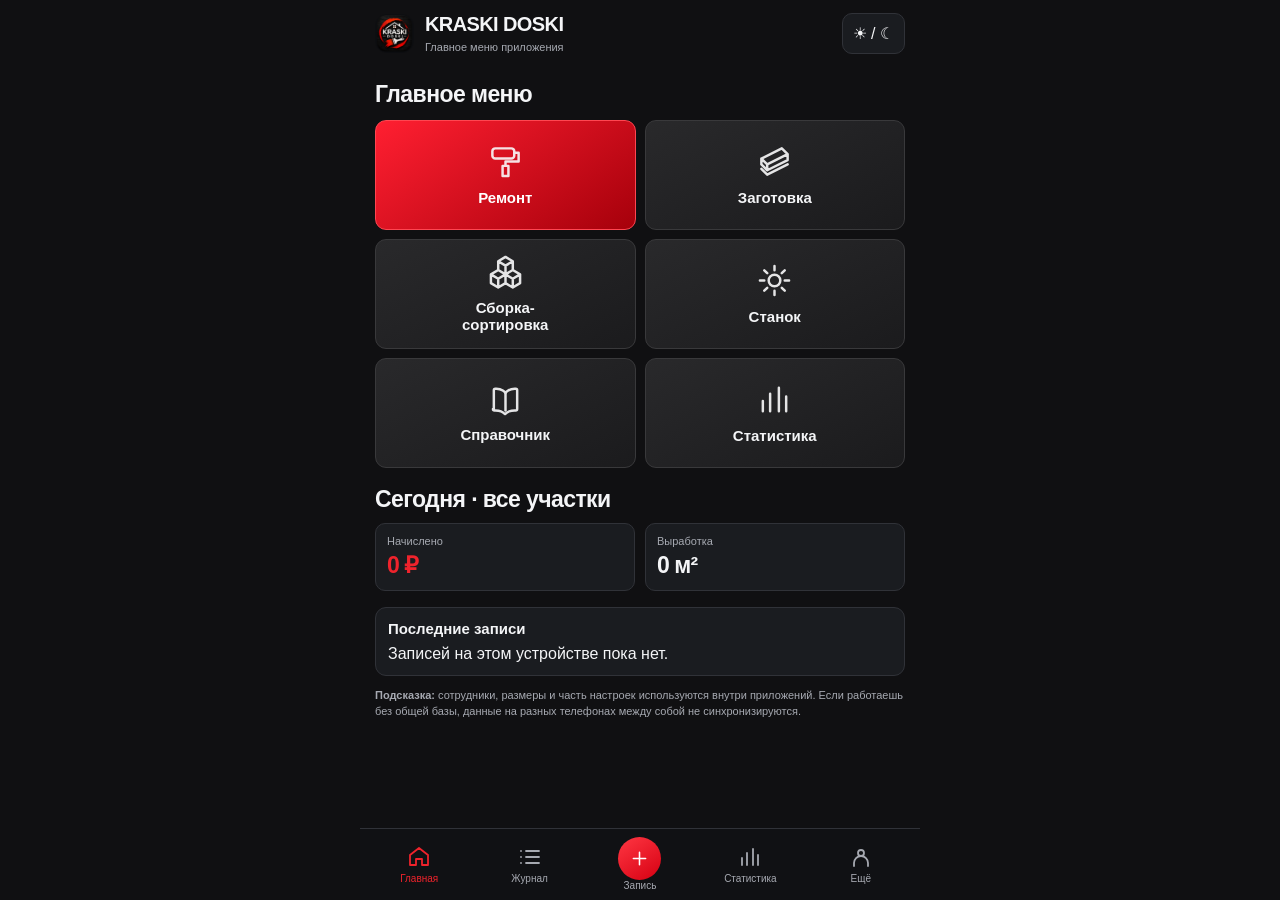
<file: index.html>
<!doctype html>
<html lang="ru">
<head>
  <link rel="apple-touch-icon" sizes="180x180" href="./icon-180.png?v=6">
  <link rel="icon" type="image/png" href="./icon-180.png?v=6">
  <meta name="apple-mobile-web-app-capable" content="yes">
  <meta name="apple-mobile-web-app-title" content="KRASKI DOSKI">
  <meta name="mobile-web-app-capable" content="yes">
  <meta charset="utf-8">
  <meta name="viewport" content="width=device-width,initial-scale=1,viewport-fit=cover">
  <meta name="theme-color" content="#0b0b10">
  <title>KRASKI DOSKI — Главное меню</title>
  <style>
    :root{
      --bg:#07080c;
      --panel:#0c0d14;
      --card:#262830;
      --card2:#2b2d36;
      --text:#ffffff;
      --muted:#aeb0bc;
      --red:#f0171f;
      --line:rgba(255,255,255,.05);
      font-family:Inter,-apple-system,BlinkMacSystemFont,"Segoe UI",Roboto,Arial,sans-serif;
      color-scheme: dark;
    }
    *{box-sizing:border-box;-webkit-tap-highlight-color:transparent}
    html,body{margin:0;background:radial-gradient(circle at top,#11131d 0,#08090d 34%,#050609 100%);color:var(--text)}
    body{padding:18px 14px 24px;min-height:100vh}
    main{max-width:820px;margin:0 auto}
    .shell{
      background:linear-gradient(180deg,rgba(13,14,21,.96),rgba(8,9,15,.98));
      border-radius:34px;
      padding:22px 18px 18px;
      box-shadow:0 18px 50px rgba(0,0,0,.38), inset 0 1px 0 rgba(255,255,255,.04);
      border:1px solid rgba(255,255,255,.03);
    }
    .brand{display:flex;gap:18px;align-items:center;margin-bottom:20px}
    .logo{
      flex:0 0 80px;height:80px;border-radius:22px;
      background:linear-gradient(180deg,#ff2828 0,#d90f17 100%);
      display:flex;align-items:center;justify-content:center;
      box-shadow:0 12px 24px rgba(217,15,23,.25), inset 0 1px 0 rgba(255,255,255,.18);
    }
    .logo svg{width:44px;height:44px;display:block}
    .brand h1{margin:0;font-size:29px;line-height:1.02;letter-spacing:.02em;font-weight:800}
    .brand p{margin:8px 0 0;font-size:20px;line-height:1.2;color:var(--muted);font-weight:500}
    .grid{display:grid;grid-template-columns:1fr 1fr;gap:16px}
    .card{
      background:linear-gradient(180deg,var(--card2),var(--card));
      border-radius:28px;
      min-height:180px;
      padding:24px 18px 20px;
      color:var(--text);
      text-decoration:none;
      display:flex;
      flex-direction:column;
      justify-content:center;
      align-items:center;
      text-align:center;
      border:1px solid var(--line);
      box-shadow:inset 0 1px 0 rgba(255,255,255,.03);
      transition:transform .15s ease,border-color .15s ease, background .15s ease;
    }
    .card:active{transform:scale(.985)}
    .card:hover{border-color:rgba(240,23,31,.38)}
    .card .icon{margin-bottom:18px;color:#fff;opacity:.95}
    .card .icon svg{width:42px;height:42px;stroke-width:1.9}
    .card strong{font-size:27px;line-height:1.07;font-weight:700;letter-spacing:.01em}
    .card small{margin-top:10px;font-size:14px;line-height:1.35;color:var(--muted);max-width:220px}
    .wide{grid-column:1/-1;min-height:130px;flex-direction:row;justify-content:flex-start;text-align:left;padding:20px 22px;gap:18px}
    .wide .icon{margin:0}
    .wide .txt{display:flex;flex-direction:column}
    .wide strong{font-size:26px}
    .wide small{max-width:none}
    .hint{
      margin-top:16px;
      background:rgba(255,255,255,.035);
      border:1px solid var(--line);
      border-radius:22px;
      padding:14px 16px;
      color:#bfc2cd;
      font-size:13px;
      line-height:1.5;
    }
    .hint b{color:#fff}
    @media (max-width:640px){
      .brand{gap:14px;align-items:flex-start}
      .logo{width:78px;height:78px;border-radius:21px}
      .brand h1{font-size:26px}
      .brand p{font-size:18px}
      .grid{gap:14px}
      .card{min-height:162px;border-radius:24px}
      .card strong{font-size:24px}
      .wide{min-height:110px}
    }
    @media (max-width:460px){
      body{padding:14px 10px 18px}
      .shell{padding:18px 14px 14px;border-radius:28px}
      .logo{width:72px;height:72px;border-radius:20px}
      .logo svg{width:40px;height:40px}
      .brand h1{font-size:22px}
      .brand p{font-size:16px}
      .card{min-height:146px;padding:20px 12px 16px;border-radius:22px}
      .card strong{font-size:21px}
      .card small{font-size:12px}
      .card .icon svg{width:36px;height:36px}
      .wide{padding:18px 16px;gap:14px}
      .wide strong{font-size:22px}
      .wide small{font-size:12px}
    }

    /* Компактное меню: строгие прямоугольные карточки и спокойная типографика */
    body{padding:14px 12px 22px}
    main{max-width:760px}
    .shell{border-radius:22px;padding:18px 16px 16px;box-shadow:0 14px 36px rgba(0,0,0,.24)}
    .brand{gap:12px;margin-bottom:18px;align-items:center}
    .logo{flex-basis:56px;width:56px;height:56px;border-radius:13px;box-shadow:none}
    .logo svg{width:30px;height:30px}
    .brand h1{font-size:21px;font-weight:700;letter-spacing:.015em;line-height:1.2}
    .brand p{font-size:13px;margin:4px 0 0;font-weight:400;line-height:1.35}
    .grid{gap:10px}
    .card{min-height:116px;padding:15px 11px 13px;border-radius:12px;background:#23252d;box-shadow:none}
    .card .icon{margin-bottom:9px;opacity:.9}
    .card .icon svg{width:27px;height:27px;stroke-width:1.7}
    .card strong{font-size:16px;font-weight:600;line-height:1.22;letter-spacing:0}
    .card small{font-size:10px;margin-top:6px;line-height:1.35}
    .wide{min-height:76px;padding:14px 16px;gap:13px;border-radius:12px}
    .wide .icon svg{width:28px;height:28px}
    .wide strong{font-size:17px}
    .wide small{font-size:11px;margin-top:4px}
    .hint{border-radius:12px;margin-top:12px;padding:12px 13px;font-size:11px;line-height:1.45}
    @media(max-width:640px){
      .brand{gap:12px;align-items:center}
      .logo{width:56px;height:56px;flex-basis:56px;border-radius:13px}
      .brand h1{font-size:20px}
      .brand p{font-size:12px}
      .grid{gap:10px}
      .card{min-height:113px;border-radius:12px}
      .card strong{font-size:16px}
      .wide{min-height:74px}
    }
    @media(max-width:460px){
      body{padding:12px 9px 18px}
      .shell{padding:14px 12px;border-radius:19px}
      .brand{gap:11px;margin-bottom:14px}
      .logo{width:52px;height:52px;flex-basis:52px;border-radius:12px}
      .logo svg{width:28px;height:28px}
      .brand h1{font-size:19px}
      .brand p{font-size:12px}
      .grid{gap:9px}
      .card{min-height:101px;padding:13px 8px 11px;border-radius:11px}
      .card strong{font-size:15px}
      .card small{font-size:9.5px;margin-top:5px}
      .card .icon{margin-bottom:8px}
      .card .icon svg{width:26px;height:26px}
      .wide{min-height:64px;padding:12px 14px;gap:12px}
      .wide strong{font-size:16px}
      .wide small{font-size:10px}
      .hint{margin-top:10px;padding:11px 12px;font-size:10px}
    }
  
/* Фирменный логотип KRASKI DOSKI */
.brand-icon.brand-logo,.mark.logo-mark,.logo.logo-mark{background:transparent!important;padding:0!important;box-shadow:none!important;overflow:hidden!important;border-radius:12px!important;}
.brand-icon.brand-logo img,.mark.logo-mark img,.logo.logo-mark img{width:100%;height:100%;display:block;object-fit:cover;border-radius:inherit;}

:root{--bg:#101114;--panel:#101114;--card:#1a1c20;--card2:#222429;--text:#f4f5f7;--muted:#a6a9b1;--line:#303238;--red:#ef232c}html,body{background:var(--bg);color:var(--text)}body{padding:calc(14px + env(safe-area-inset-top)) 15px 24px}body.light{color-scheme:light;--bg:#f2f3f6;--panel:#f2f3f6;--card:#fff;--card2:#fff;--text:#181a20;--muted:#606674;--line:#e1e3e8}.shell{background:none!important;box-shadow:none!important;border:0!important;padding:0!important;border-radius:0!important}.brand{align-items:center!important;gap:11px!important;margin:0 0 18px!important}.logo{width:49px!important;height:49px!important;flex:0 0 49px!important}.brand h1{font-size:19px!important;letter-spacing:-.03em!important;color:var(--text)}.brand p{font-size:12px!important;color:var(--muted);margin-top:4px!important}.theme-toggle{margin-left:auto;flex:none;background:var(--card);border:1px solid var(--line);border-radius:10px;padding:10px;color:var(--text);font-size:16px;cursor:pointer}.overview{display:grid;grid-template-columns:1fr 1fr;gap:10px;margin-bottom:23px}.overview>div{background:var(--card);border:1px solid var(--line);border-radius:14px;padding:14px;min-width:0}.overview small{display:block;color:var(--muted);font-size:11px}.overview strong{display:block;font-size:23px;letter-spacing:-.04em;margin-top:5px;overflow-wrap:anywhere}.overview>div:first-child strong{color:var(--red)}.home-caption{font-size:18px;letter-spacing:-.025em;margin:0 0 12px}.grid{gap:10px!important;grid-template-columns:repeat(2,minmax(0,1fr))!important}.card{background:var(--card)!important;border:1px solid var(--line)!important;min-height:108px!important;border-radius:14px!important;padding:15px!important;align-items:flex-start!important;justify-content:space-between!important;text-align:left!important;color:var(--text)!important;box-shadow:none!important}.card .icon{color:var(--red)!important;margin:0 0 11px!important}.card .icon svg{width:26px!important;height:26px!important}.card strong{font-size:15px!important;line-height:1.15!important;letter-spacing:0!important}.card.wide{min-height:62px!important;align-items:center!important;justify-content:flex-start!important;gap:13px!important}.wide .icon{margin:0!important}.recent{margin-top:22px}.recent h2{font-size:18px}.recent-row{border:1px solid var(--line);background:var(--card);border-radius:11px;margin:7px 0;padding:12px;display:flex;justify-content:space-between;gap:10px;font-size:13px}.recent-row small{display:block;color:var(--muted);margin-top:4px}.recent-row b{color:var(--red)}.hint{background:none!important;color:var(--muted)!important;border:0!important;padding:0!important;font-size:11px}.hint b{color:var(--muted)!important}
body{padding:calc(12px + env(safe-area-inset-top)) 16px calc(90px + env(safe-area-inset-bottom));background:#101012}main{max-width:530px}.brand{margin-bottom:26px!important}.brand h1{font-size:20px!important;font-weight:850}.brand p{font-size:11px!important}.logo{width:39px!important;height:39px!important;flex-basis:39px!important}.home-caption{font-size:23px;margin-bottom:10px}.grid{margin:12px 0 18px!important;gap:9px!important}.grid .card{min-height:110px!important;height:auto!important;display:flex!important;flex-direction:column!important;justify-content:center!important;align-items:center!important;text-align:center!important;background:linear-gradient(155deg,#29292b,#1b1b1d)!important;border:1px solid #39393b!important;border-radius:11px!important;padding:12px!important;gap:6px!important}.grid .card .icon{background:none!important;margin:0!important;color:#f9f9fa!important;width:auto!important;height:auto!important}.grid .card .icon svg{width:35px!important;height:35px!important}.grid .card:first-child{background:linear-gradient(145deg,#ff1f31,#a6000b)!important;border-color:#ff4651!important;color:#fff!important}.grid .card strong{font-size:15px!important}.grid .card .txt{display:block!important}.overview{margin-bottom:16px}.overview>div{border-radius:10px;padding:11px}.recent{margin-top:12px;background:var(--card);border:1px solid var(--line);border-radius:11px;padding:12px}.recent h2{font-size:15px;margin:0 0 8px}.recent-row{border:0;padding:8px 0;margin:0;background:none;border-top:1px solid var(--line);border-radius:0}.v10-home-nav{position:fixed;bottom:0;left:50%;transform:translateX(-50%);width:100%;max-width:560px;background:var(--bg);border-top:1px solid var(--line);display:grid;grid-template-columns:repeat(5,1fr);padding:7px 4px calc(8px + env(safe-area-inset-bottom));z-index:10}.v10-home-nav a{color:var(--muted);text-decoration:none;display:flex;flex-direction:column;align-items:center;justify-content:center;gap:4px;font-size:10px;min-height:56px}.v10-home-nav a.active{color:var(--red)}.v10-home-nav .add svg{width:43px;height:43px;background:linear-gradient(145deg,#ff3743,#d60012);border-radius:50%;color:white;padding:11px}.v10-home-nav .add{gap:0}body.light{background:var(--bg)}body.light .grid .card{background:#fff!important;border-color:#e1e1e5!important}body.light .grid .card .icon{color:#d71920!important}body.light .grid .card:first-child{background:#e51b25!important}body.light .grid .card:first-child .icon{color:#fff!important}</style>
</head>
<body>
<main>
<section class="shell">
<div class="brand">
<div class="logo logo-mark"><img alt="KRASKI DOSKI" src="./logo-kraski-doski.png"/></div>
<div>
<h1>KRASKI DOSKI</h1>
<p>Главное меню приложения</p>
</div><button aria-label="Сменить тему" class="theme-toggle" id="homeTheme">☀ / ☾</button>
</div>
<h2 class="home-caption">Главное меню</h2>
<div class="grid" id="departments">
<a class="card" href="./remont.html?v=20261119-10">
<div class="icon">
<svg aria-hidden="true" fill="none" height="24" stroke="currentColor" stroke-linecap="round" stroke-linejoin="round" stroke-width="1.8" viewbox="0 0 24 24" width="24"><rect height="7" rx="2" width="15" x="3" y="3"></rect><path d="M18 6h3v6H12v3M10 15h4v7h-4z"></path></svg>
</div>
<strong>Ремонт</strong>
</a>
<a class="card" href="./zagotovka.html?v=20261119-10">
<div class="icon">
<svg aria-hidden="true" fill="none" height="24" stroke="currentColor" stroke-linecap="round" stroke-linejoin="round" stroke-width="1.8" viewbox="0 0 24 24" width="24"><path d="m3 10 14-7 4 4-14 7zM3 10v4l4 4 14-7V7M3 17l4 4 14-7M7 14v4"></path></svg>
</div>
<strong>Заготовка</strong>
</a>
<a class="card" href="./sortirovka.html?v=20261119-10">
<div class="icon">
<svg aria-hidden="true" fill="none" height="24" stroke="currentColor" stroke-linecap="round" stroke-linejoin="round" stroke-width="1.8" viewbox="0 0 24 24" width="24"><path d="m12 2 5 3v6l-5 3-5-3V5zM7 11l-5 3v6l5 3 5-3v-6m5-3 5 3v6l-5 3-5-3M7 5l5 3 5-3M12 8v6M2 14l5 3 5-3m-5 3v6m5-9 5 3 5-3m-5 3v6"></path></svg>
</div>
<strong>Сборка‑<br/>сортировка</strong>
</a>
<a class="card" href="./stanok.html?v=20261119-10">
<div class="icon">
<svg aria-hidden="true" fill="none" height="24" stroke="currentColor" stroke-linecap="round" stroke-linejoin="round" stroke-width="1.8" viewbox="0 0 24 24" width="24"><circle cx="12" cy="12" r="4"></circle><path d="M12 2v3m0 14v3M2 12h3m14 0h3M5 5l2 2m10 10 2 2M5 19l2-2M17 7l2-2"></path></svg>
</div>
<strong>Станок</strong>
</a>
<a class="card" href="./spravochnik.html?v=20261119-10">
<div class="icon">
<svg fill="none" stroke="currentColor" stroke-linecap="round" stroke-linejoin="round" viewbox="0 0 24 24">
<path d="M4 19.2V6.4c0-.56.44-1.01.99-1.04 1.84-.11 3.63.16 5.16 1.17 1.2.8 1.85 1.6 1.85 1.6s.65-.8 1.85-1.6c1.53-1.01 3.32-1.28 5.16-1.17.55.03.99.48.99 1.04v12.8c0 .55-.45 1-1 1-.79 0-2.6-.15-4.48.58-1.28.5-2.3 1.39-2.82 1.88-.52-.49-1.54-1.38-2.82-1.88-1.88-.73-3.69-.58-4.48-.58-.55 0-1-.45-1-1Z"></path>
<path d="M12 8.2v12"></path>
</svg>
</div>
<div class="txt">
<strong>Справочник</strong>
</div>
</a>
<a class="card" href="./remont.html?v=20261119-10&amp;tab=stats"><div class="icon"><svg aria-hidden="true" fill="none" height="24" stroke="currentColor" stroke-linecap="round" stroke-linejoin="round" stroke-width="1.8" viewbox="0 0 24 24" width="24"><path d="M4 20v-7m5 7V8m6 12V4m5 16V10"></path></svg></div><strong>Статистика</strong></a></div><h2 class="home-caption">Сегодня · все участки</h2><div class="overview"><div><small>Начислено</small><strong id="homePay">—</strong></div><div><small>Выработка</small><strong id="homeArea">—</strong></div></div>
<section class="recent"><h2>Последние записи</h2><div id="homeRecent"></div></section><div class="hint"><b>Подсказка:</b> сотрудники, размеры и часть настроек используются внутри приложений. Если работаешь без общей базы, данные на разных телефонах между собой не синхронизируются.</div>
</section>
<nav class="v10-home-nav"><a class="active" href="./index.html?v=20261119-10"><svg aria-hidden="true" fill="none" height="24" stroke="currentColor" stroke-linecap="round" stroke-linejoin="round" stroke-width="1.8" viewbox="0 0 24 24" width="24"><path d="m3 10 9-7 9 7v10h-6v-6H9v6H3z"></path></svg><span>Главная</span></a><a class="" href="./remont.html?v=20261119-10&amp;tab=journal"><svg aria-hidden="true" fill="none" height="24" stroke="currentColor" stroke-linecap="round" stroke-linejoin="round" stroke-width="1.8" viewbox="0 0 24 24" width="24"><path d="M8 6h13M8 12h13M8 18h13M3 6h.01M3 12h.01M3 18h.01"></path></svg><span>Журнал</span></a><a class="add" href="#departments"><svg aria-hidden="true" fill="none" height="24" stroke="currentColor" stroke-linecap="round" stroke-linejoin="round" stroke-width="1.8" viewbox="0 0 24 24" width="24"><path d="M12 5v14M5 12h14"></path></svg><span>Запись</span></a><a class="" href="./remont.html?v=20261119-10&amp;tab=stats"><svg aria-hidden="true" fill="none" height="24" stroke="currentColor" stroke-linecap="round" stroke-linejoin="round" stroke-width="1.8" viewbox="0 0 24 24" width="24"><path d="M4 20v-7m5 7V8m6 12V4m5 16V10"></path></svg><span>Статистика</span></a><a class="" href="./remont.html?v=20261119-10&amp;tab=settings"><svg aria-hidden="true" fill="none" height="24" stroke="currentColor" stroke-linecap="round" stroke-linejoin="round" stroke-width="1.8" viewbox="0 0 24 24" width="24"><circle cx="12" cy="8" r="3"></circle><path d="M5 21v-3a7 7 0 0 1 14 0v3"></path></svg><span>Ещё</span></a></nav></main>
<script>(()=>{const get=k=>{try{return JSON.parse(localStorage.getItem(k))}catch{return null}};const sources=[['remont_v2','Ремонт'],['zagotovka_v2','Заготовка'],['sortirovka_v2','Сборка-сортировка'],['stanok_v1','Станок']];const rows=sources.flatMap(([key,name])=>{const x=get('kraski_doski_'+key);return Array.isArray(x?.records)?x.records.map(r=>({...r,name})):[]});const fmt=n=>Number(n||0).toLocaleString('ru-RU',{maximumFractionDigits:2});const d=new Date(),today=[d.getFullYear(),('0'+(d.getMonth()+1)).slice(-2),('0'+d.getDate()).slice(-2)].join('-');const t=rows.filter(r=>r.date===today);document.getElementById('homePay').textContent=fmt(t.reduce((a,r)=>a+(+r.pay||0),0))+' ₽';document.getElementById('homeArea').textContent=fmt(t.reduce((a,r)=>a+(+r.area||0),0))+' м²';const root=document.getElementById('homeRecent');for(const r of rows.sort((a,b)=>String(b.date).localeCompare(String(a.date))).slice(0,4)){const el=document.createElement('div');el.className='recent-row';const left=document.createElement('div');left.textContent=r.name;const sub=document.createElement('small');sub.textContent=(r.date||'')+' · '+(r.order||'Без заказа')+' · '+fmt(r.area)+' м²';left.append(sub);const right=document.createElement('b');right.textContent=fmt(r.pay)+' ₽';el.append(left,right);root.append(el)}if(!rows.length)root.textContent='Записей на этом устройстве пока нет.';const apply=()=>{let light=false;try{light=localStorage.getItem('kd_home_theme')==='light'}catch{}document.body.classList.toggle('light',light)};apply();document.getElementById('homeTheme').onclick=()=>{try{localStorage.setItem('kd_home_theme',document.body.classList.contains('light')?'dark':'light')}catch{}apply()}})();</script></body>
</html>
</file>
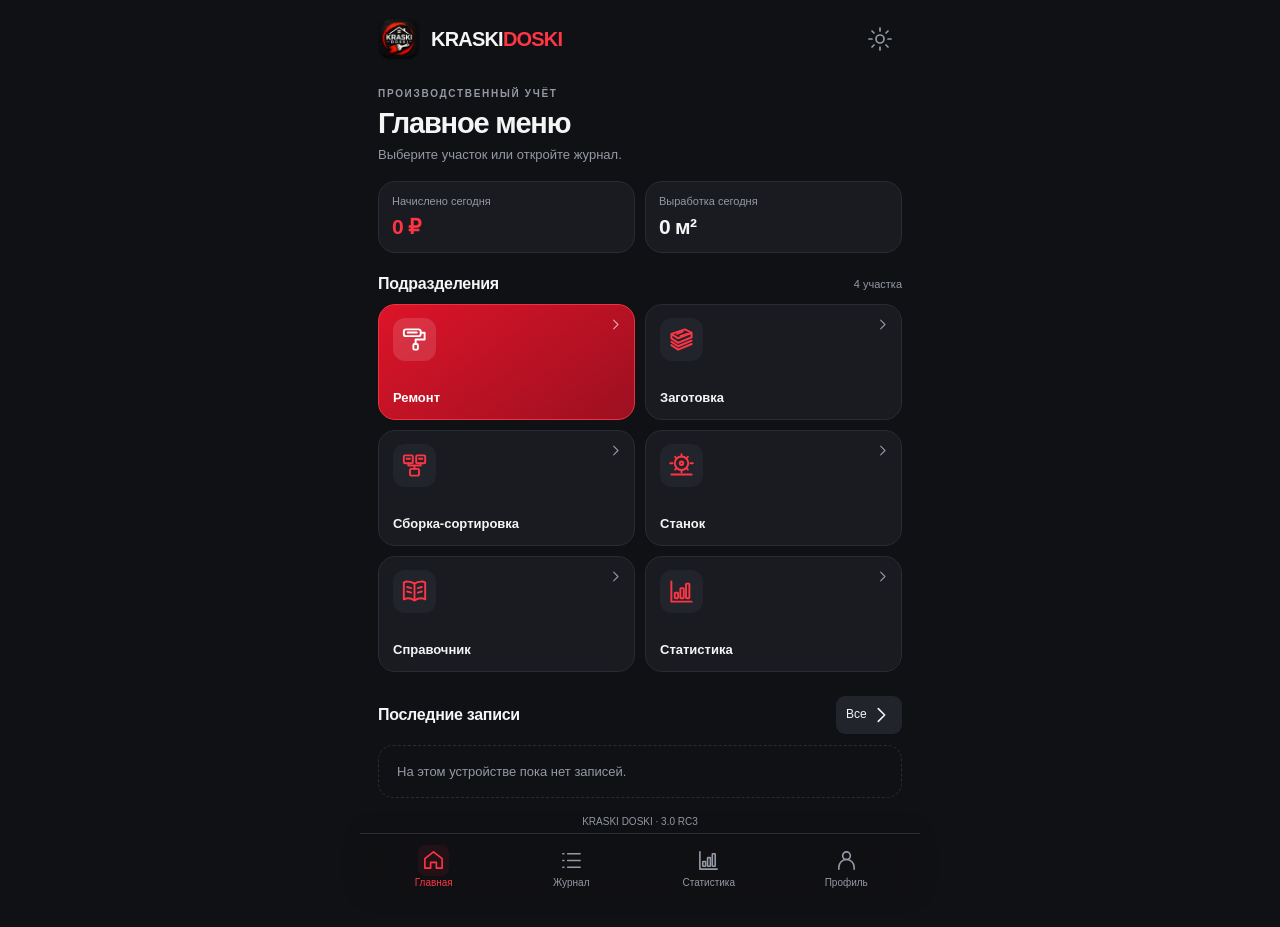
<file: kd2-design/index.html>
<!doctype html><html lang="ru"><head><meta charset="utf-8"><meta name="viewport" content="width=device-width,initial-scale=1,viewport-fit=cover"><meta name="theme-color" content="#101012"><meta name="apple-mobile-web-app-capable" content="yes"><meta name="apple-mobile-web-app-title" content="KRASKI DOSKI"><meta name="mobile-web-app-capable" content="yes"><meta name="apple-mobile-web-app-status-bar-style" content="default"><link rel="apple-touch-icon" sizes="180x180" href="https://origame1987.github.io/-/kd2-apple-icon.png"><link rel="icon" type="image/png" href="https://origame1987.github.io/-/kd2-icon-192.png"><title>KRASKI DOSKI 3.0 RC3</title><style>
:root{font:15px -apple-system,BlinkMacSystemFont,'Segoe UI',sans-serif;color-scheme:dark;--bg:#101012;--card:#1c1c1f;--line:#323236;--fg:#f5f5f6;--mut:#9b9ba4;--red:#ff2938;--soft:#242429}*{box-sizing:border-box}body{margin:0;background:var(--bg);color:var(--fg)}body.light{color-scheme:light;--bg:#f3f3f5;--card:#fff;--line:#e2e2e6;--fg:#17171b;--mut:#676772;--soft:#eaeaf0;--red:#d80c20}main{max-width:560px;margin:auto;padding:calc(12px + env(safe-area-inset-top)) 16px calc(100px + env(safe-area-inset-bottom))}header{display:flex;align-items:center;gap:8px;margin-bottom:24px}header img{width:34px;height:34px;border-radius:8px}header b{font-size:19px;letter-spacing:-.7px}em{font-style:normal;color:var(--red)}header button{margin-left:auto}h1{font-size:25px;letter-spacing:-.8px;margin:0 0 6px}h2{font-size:17px;margin:20px 0 10px}p{color:var(--mut);margin:5px 0 14px;font-size:13px;line-height:1.4}button,input,select,textarea{font:inherit;color:var(--fg)}button{cursor:pointer;border:0;background:var(--soft);border-radius:9px;padding:11px}button:active{opacity:.75}svg{width:22px;height:22px;vertical-align:middle;flex:none}button svg{pointer-events:none}.tiles{display:grid;grid-template-columns:1fr 1fr;gap:9px;margin:18px 0}.tile{height:112px;display:flex;flex-direction:column;justify-content:center;align-items:center;gap:12px;background:linear-gradient(135deg,var(--soft),var(--card));border:1px solid var(--line);font-weight:650;font-size:14px;line-height:1.15}.tile svg{width:36px;height:36px}.tile:first-child{background:linear-gradient(140deg,#ef1725,#a70916);border-color:#e92c38;color:white}.card{border:1px solid var(--line);background:var(--card);border-radius:12px;padding:12px;margin:9px 0}.row{display:flex;align-items:center;gap:9px;min-height:43px;border-bottom:1px solid var(--line);padding:5px 0}.row:last-child{border:0}.row>svg{color:var(--mut);width:19px;height:19px}.row label{flex:0 1 39%;font-size:12px;color:var(--mut)}.row input,.row select,.row textarea{flex:1;width:0;min-width:0;max-width:100%;background:transparent;border:0;text-align:right;padding:8px 4px;outline:none;box-sizing:border-box;font-size:14px}.row input[type=date],.row input[type=time]{appearance:none;-webkit-appearance:none;display:block;min-width:0;overflow:hidden}.row select{direction:ltr!important;text-align:left!important;unicode-bidi:isolate;min-width:0;flex:1 1 0;appearance:auto}.row:has(select#size),.row:has(select#rs),.row:has(select#operation){flex-wrap:wrap}.row:has(select#size) select,.row:has(select#rs) select,.row:has(select#operation) select{flex:0 0 100%;width:100%;padding:9px 4px}.ref-table{width:100%;border-collapse:collapse;font-size:14px;direction:ltr}.ref-table th,.ref-table td{padding:11px 3px;border-bottom:1px solid var(--line);text-align:left}.ref-table th{font-size:12px;color:var(--mut)}.ref-table td:last-child,.ref-table th:last-child{text-align:right;white-space:nowrap}.ref-table td:first-child{overflow-wrap:anywhere}.ref-search{width:100%;min-width:0}.ref-version{color:var(--mut);font-size:12px}.row input[type=checkbox]{flex:0 0 22px;width:22px;height:22px}.primary{background:linear-gradient(180deg,#ff2433,#c91020);color:white;font-weight:650;width:100%;min-height:46px;margin:10px 0}.small{font-size:12px;padding:8px 10px}.flex{display:flex;align-items:center;gap:8px}.spread{justify-content:space-between}.muted{color:var(--mut);font-size:12px}.metrics{display:grid;grid-template-columns:1fr 1fr;gap:9px}.metric{min-width:0;background:var(--card);border:1px solid var(--line);border-radius:11px;padding:13px;display:grid;gap:8px}.metric svg{color:var(--red)}.metric strong{font-size:21px;letter-spacing:-.7px;overflow-wrap:anywhere}.nav{position:fixed;bottom:0;left:50%;transform:translateX(-50%);width:min(100%,560px);background:var(--bg);border-top:1px solid var(--line);display:flex;align-items:center;justify-content:space-around;padding:8px 5px calc(8px + env(safe-area-inset-bottom));z-index:5}.nav button{background:none;color:var(--mut);font-size:10px;display:flex;flex-direction:column;align-items:center;gap:4px;padding:4px;min-width:53px}.nav button.active{color:var(--red)}.nav button.plus{background:linear-gradient(#ff303f,#ce0717);color:white;border-radius:50%;min-width:48px;width:48px;height:48px;display:grid;place-items:center}.nav button.plus svg{width:27px;height:27px}.record{display:flex;gap:10px;align-items:center;padding:12px 10px;background:var(--card);border:1px solid var(--line);border-radius:10px;margin:5px 0;cursor:pointer}.record>svg{color:var(--red);width:27px;height:27px}.record .info{flex:1;min-width:0}.record b{font-size:14px}.record small{display:block;color:var(--mut);font-size:11px;margin-top:3px;overflow-wrap:anywhere}.right{text-align:right}.datehead{display:flex;justify-content:space-between;font-size:12px;color:var(--mut);padding:10px 0 3px}.filters{display:flex;gap:5px;overflow:auto;margin:12px 0}.filters button{white-space:nowrap;font-size:12px}.filters .active{background:#d91222;color:white}.search{width:100%;padding:12px;background:var(--card);border:1px solid var(--line);border-radius:10px;margin:8px 0}.bars{height:115px;display:flex;gap:6px;align-items:end;padding:8px 0}.bars div{flex:1;min-width:0;text-align:center;font-size:10px;color:var(--mut)}.bars i{display:block;background:linear-gradient(#ff4350,#b40718);border-radius:4px 4px 0 0;margin:0 2px 5px}.donut{width:112px;height:112px;border-radius:50%;display:grid;place-items:center;flex:none}.donut span{border-radius:50%;width:84px;height:84px;background:var(--card);display:grid;place-items:center;font-weight:700;font-size:13px}dialog{max-width:min(92vw,480px);width:100%;background:var(--card);color:var(--fg);border:1px solid var(--line);border-radius:16px;padding:18px}dialog::backdrop{background:#000a}.hide{display:none!important} @media print{.nav,header,button,.filters,.search{display:none!important}body{background:white;color:black}main{padding:0}.card,.record{background:white;color:black;border-color:#aaa}}
/* Design preview 01 */
:root{--bg:#101114;--card:#191b20;--soft:#22242b;--line:#292c33;--red:#ff3545;--mut:#9499a5}
body.light{--bg:#f4f5f7;--card:#fff;--soft:#ebedf2;--line:#dfe2e8;--mut:#626977;--red:#c9142a}
main{padding-left:18px;padding-right:18px}header{gap:11px;margin:5px 0 27px}header img{width:42px;height:42px;border-radius:12px}header b{font-size:20px;letter-spacing:-.8px}header button{width:42px;height:42px;border:1px solid var(--line);border-radius:14px;background:var(--card)}
.home-intro{margin:0 0 17px}.home-intro h1{font-size:29px;letter-spacing:-1.2px}.eyebrow{font-size:10px;letter-spacing:1.7px;font-weight:700;color:var(--mut);margin-bottom:8px}.home-kpis{display:grid;grid-template-columns:1fr 1fr;gap:10px;margin:0 0 22px}.home-kpi{background:var(--card);border:1px solid var(--line);border-radius:17px;padding:13px;min-width:0}.home-kpi span{font-size:11px;color:var(--mut);display:block;margin-bottom:8px}.home-kpi strong{font-size:21px;letter-spacing:-.7px;overflow-wrap:anywhere}.home-kpi:first-child strong{color:var(--red)}.home-section{display:flex;align-items:center;justify-content:space-between;margin:18px 0 11px}.home-section h2{margin:0;font-size:16px;letter-spacing:-.3px}.home-section small{color:var(--mut);font-size:11px}.tiles{gap:10px;margin:0 0 24px;grid-template-columns:repeat(2,minmax(0,1fr))}.tile{height:116px;position:relative;align-items:flex-start;justify-content:space-between;text-align:left;padding:13px 14px;border-radius:17px;background:var(--card);font-size:13px;font-weight:650;gap:6px}.tile:first-child{background:linear-gradient(145deg,#dd1429,#9c1020);border-color:#ed3243;color:#fff}.tile-icon{width:43px;height:43px;display:grid;place-items:center;border-radius:12px;background:var(--soft);color:var(--red)}.tile:first-child .tile-icon{background:#ffffff20;color:white}.tile .tile-icon svg{width:27px;height:27px}.tile .tile-arrow{position:absolute;right:11px;top:12px;color:var(--mut)}.tile .tile-arrow svg{width:15px;height:15px}.tile:first-child .tile-arrow{color:#ffffffa0}.tile-name{max-width:100%;overflow-wrap:anywhere}.home-empty{padding:18px;border:1px dashed var(--line);border-radius:15px;color:var(--mut);font-size:13px}.nav{background:var(--bg);background:color-mix(in srgb,var(--bg) 88%,transparent);backdrop-filter:blur(22px);-webkit-backdrop-filter:blur(22px);padding-top:9px;box-shadow:0 -4px 24px #00000010}.nav button{min-width:0;flex:1;font-size:10px;gap:5px}.nav button.plus{flex:0 0 52px;width:52px;height:52px;margin:0 9px;box-shadow:0 5px 18px #e51b3938}.nav button.active:not(.plus) svg{background:#ff354515;border-radius:8px;box-sizing:content-box;padding:4px;margin:-4px}.record{border-radius:14px}.preview-label{font-size:10px;color:var(--mut);text-align:center;margin-top:18px}@media(max-width:350px){main{padding-left:12px;padding-right:12px}.tile{padding:10px;height:106px}.home-kpi strong{font-size:18px}}@media(prefers-reduced-motion:no-preference){.tile{transition:transform .15s,opacity .15s}.tile:active{transform:scale(.97)}}/* Design Lab 02: entry */
.nav button{flex:1 1 25%;min-height:44px;justify-content:center}.nav button svg{width:23px;height:23px}.nav{padding-top:11px}
.entry-heading{display:flex;align-items:center;gap:12px;margin:0 0 15px}.entry-heading .entry-mark{display:grid;place-items:center;width:45px;height:45px;border-radius:13px;background:#ff354514;color:var(--red);flex:none}.entry-heading .entry-mark svg{width:27px;height:27px}.entry-heading h1{font-size:24px;margin:0 0 3px}.entry-heading p{margin:0;font-size:12px}.entry-heading .small{margin-left:auto;background:var(--card);border:1px solid var(--line);white-space:nowrap}.entry-caption{font-size:10px;font-weight:700;letter-spacing:1.3px;color:var(--mut);margin:17px 2px 7px}.entry-form .card{padding:4px 13px;border-radius:16px;margin:0 0 11px}.entry-form .row{min-height:44px;gap:9px;min-width:0}.entry-form .row>svg{color:var(--mut);width:18px;height:18px}.entry-form .row label{font-size:12px;flex:0 1 36%;min-width:0}.entry-form .row input,.entry-form .row select,.entry-form .row textarea{font-size:16px;min-width:0;max-width:100%;padding:9px 2px;border-radius:7px}.entry-form .row select{text-align:right!important;direction:ltr!important}.entry-form .row:has(select#size),.entry-form .row:has(select#operation){flex-wrap:nowrap}.entry-form .row:has(select#size) select,.entry-form .row:has(select#operation) select{flex:1 1 0;width:0;min-width:0;padding:9px 2px}.entry-form .row input[type=date],.entry-form .row input[type=time]{width:0;flex:1 1 0;max-width:100%;min-width:0;overflow:hidden;text-align:right}.entry-form .row input::-webkit-date-and-time-value{text-align:right;min-width:0}.entry-form .row input[type=checkbox]{flex:0 0 22px;width:22px;height:22px;margin-left:auto;accent-color:var(--red)}.entry-form .row:focus-within>svg{color:var(--red)}.entry-form .metrics{gap:10px;margin:17px 0 0}.entry-form .metric{border-radius:16px;padding:14px;gap:7px}.entry-form .metric:last-child{border-color:#ff35455c}.entry-form .primary.entry-save{border-radius:13px;min-height:49px;display:flex;align-items:center;justify-content:center;gap:8px;margin:12px 0 0;font-size:15px}.entry-save svg{width:19px;height:19px}.entry-hint{font-size:11px;color:var(--mut);text-align:center;margin:9px 0 0}.entry-form .row:has(select#size){flex-wrap:wrap;gap:2px 9px}.entry-form .row:has(select#size) label{flex:1}.entry-form .row:has(select#size) select{flex:0 0 calc(100% - 27px);margin-left:27px;width:calc(100% - 27px);text-align:left!important}.entry-form .row:has(select#operation){flex-wrap:wrap;gap:2px 9px}.entry-form .row:has(select#operation) label{flex:1}.entry-form .row:has(select#operation) select{flex:0 0 calc(100% - 27px);margin-left:27px;width:calc(100% - 27px);text-align:left!important}@media(max-width:350px){.entry-heading h1{font-size:20px}.entry-form .row label{flex-basis:33%}.entry-form .card{padding:4px 10px}}
/* Design Lab 03: journal */
.journal-intro h1{font-size:29px;letter-spacing:-1.1px}.journal-intro p{margin-bottom:16px}.journal-tools{padding:12px;border-radius:17px;background:var(--card);border:1px solid var(--line);margin:12px 0}.journal-search{display:flex;align-items:center;gap:9px;background:var(--soft);border-radius:11px;padding:0 11px}.journal-search svg{color:var(--mut);width:18px;height:18px}.journal-search .search{background:none;border:0;margin:0;padding:12px 0;font-size:16px;outline:0;min-width:0}.journal-tools .filters{margin:12px 0 8px;scrollbar-width:none;gap:6px}.journal-tools .filters::-webkit-scrollbar{display:none}.journal-tools .filters button{border:1px solid var(--line);border-radius:9px;padding:8px 11px;min-height:36px}.journal-tools .filters button.active{background:var(--red);border-color:var(--red);color:#fff}.journal-period{display:flex;gap:6px;flex-wrap:wrap;margin:9px 0}.journal-period button{font-size:12px;border:1px solid var(--line);padding:8px 10px}.journal-period button.active{color:var(--red);border-color:var(--red)}.journal-tools details{border-top:1px solid var(--line);padding-top:10px;margin-top:10px}.journal-tools summary{cursor:pointer;font-size:12px;color:var(--mut);padding:4px 0}.journal-tools .row input[type=date]{flex:1 1 0;width:0;min-width:0;max-width:100%;font-size:16px}.journal-summary{margin:17px 0 18px}.journal-summary .metric{border-radius:15px}.journal-summary .metric:first-child strong{color:var(--red)}.journal-count{font-size:11px;color:var(--mut);margin:9px 2px}.shift-group{margin:20px 0 12px}.shift-heading{display:flex;align-items:center;justify-content:space-between;gap:8px;margin:0 1px 9px}.shift-heading strong{font-size:14px}.shift-heading small{display:block;color:var(--mut);font-size:11px;margin-top:4px}.shift-heading .shift-money{text-align:right;color:var(--red);font-size:15px;font-weight:700;white-space:nowrap}.shift-list{border:1px solid var(--line);background:var(--card);border-radius:16px;overflow:hidden}.shift-record{display:flex;width:100%;align-items:center;text-align:left;gap:10px;padding:13px 11px;background:transparent;border-radius:0;min-width:0;border-bottom:1px solid var(--line)}.shift-record:last-child{border:0}.shift-icon{flex:none;width:36px;height:36px;border-radius:11px;background:var(--soft);color:var(--red);display:grid;place-items:center}.shift-icon svg{width:22px;height:22px}.shift-info{flex:1;min-width:0}.shift-info b{font-size:13px;display:block;overflow-wrap:anywhere}.shift-info small{display:block;color:var(--mut);font-size:11px;line-height:1.4;margin-top:3px;overflow-wrap:anywhere}.shift-value{flex:none;text-align:right}.shift-value b{display:block;font-size:13px;color:var(--fg)}.shift-value small{display:block;font-size:12px;color:var(--red);margin-top:5px}.shift-record>svg{width:14px;height:14px;color:var(--mut)}.journal-empty{border:1px dashed var(--line);padding:28px 12px;border-radius:16px;text-align:center;color:var(--mut)}.journal-empty svg{display:block;margin:0 auto 10px;width:30px;height:30px}.journal-empty strong{display:block;color:var(--fg);margin-bottom:5px}.journal-empty p{margin:0}.journal-print{display:flex;gap:8px;align-items:center}.journal-print .primary{flex:1}@media(max-width:350px){.shift-record{gap:7px;padding:12px 8px}.shift-icon{width:30px;height:30px}.shift-record>svg{display:none}}@media print{.journal-tools,.journal-print{display:none!important}.shift-list{border-color:#aaa;background:white}.shift-record{display:flex!important;color:black}.shift-value b,.shift-info b{color:black}.shift-info small,.shift-heading small{color:#555}}
/* Design Lab 04: analytics */
.analytics-title h1{font-size:29px;letter-spacing:-1.1px}.analytics-tabs{display:flex;gap:4px;padding:4px;border:1px solid var(--line);border-radius:13px;background:var(--card);margin:16px 0}.analytics-tabs button{flex:1;min-width:0;padding:10px 3px;font-size:12px;background:transparent;color:var(--mut)}.analytics-tabs button.active{background:var(--soft);color:var(--red);font-weight:700}.analytics-hero{border-radius:19px;padding:17px;background:linear-gradient(135deg,#a70e24,#e21e36);color:white;overflow:hidden;margin:0 0 12px}.analytics-hero small{color:#ffffffc9;font-size:12px}.analytics-hero h2{font-size:32px;letter-spacing:-1px;margin:8px 0 14px;overflow-wrap:anywhere}.analytics-hero .hero-bottom{display:flex;gap:16px;border-top:1px solid #ffffff30;padding-top:12px}.hero-bottom>div{flex:1;min-width:0}.hero-bottom b{display:block;margin-top:5px;font-size:17px;overflow-wrap:anywhere}.analytics-metrics{margin-bottom:17px}.analytics-metrics .metric{border-radius:15px}.analytics-card{padding:15px;border-radius:18px;margin:12px 0}.analytics-card h2{font-size:16px;margin:0 0 4px}.analytics-card p{margin:4px 0 13px}.chart-head{display:flex;justify-content:space-between;gap:10px;align-items:start}.chart-head strong{font-size:13px;color:var(--red);text-align:right}.analytics-chart{width:100%;height:auto;display:block;overflow:visible;aspect-ratio:320/150}.analytics-chart text{fill:var(--mut);font-size:9px}.analytics-chart .guide{stroke:var(--line);stroke-width:1;stroke-dasharray:3 4}.analytics-chart .trend{stroke:var(--red);fill:none;stroke-width:2.5;stroke-linejoin:round;stroke-linecap:round}.analytics-chart .dot{fill:var(--red);stroke:var(--card);stroke-width:1.5}.chart-summary{display:flex;justify-content:space-between;gap:8px;border-top:1px solid var(--line);padding-top:11px;font-size:12px;color:var(--mut)}.chart-summary b{color:var(--fg)}.analytics-ring{width:132px;height:132px;margin:16px auto;position:relative;border-radius:50%;display:grid;place-items:center}.analytics-ring-inner{width:102px;height:102px;border-radius:50%;background:var(--card);display:flex;flex-direction:column;align-items:center;justify-content:center;gap:5px}.analytics-ring-inner strong{font-size:18px;max-width:93px;text-align:center;overflow-wrap:anywhere}.analytics-ring-inner small{font-size:11px;color:var(--mut)}.dept-line{display:grid;grid-template-columns:12px minmax(0,1fr) auto;gap:9px;align-items:center;padding:12px 0;border-top:1px solid var(--line)}.dept-line .swatch{width:9px;height:9px;border-radius:3px}.dept-line b{font-size:13px}.dept-line small{display:block;color:var(--mut);font-size:11px;margin-top:4px}.dept-line .dept-amount{text-align:right;font-size:13px}.dept-progress{height:5px;background:var(--soft);border-radius:9px;margin-top:8px;overflow:hidden}.dept-progress i{display:block;height:100%;border-radius:9px}.analytics-empty{color:var(--mut);font-size:12px;text-align:center;padding:12px}.analysis-note{font-size:11px;text-align:center;color:var(--mut)}@media(max-width:350px){.analytics-hero h2{font-size:27px}.hero-bottom b{font-size:15px}}
/* Design Lab 05 */
.ref-intro h1{font-size:29px;letter-spacing:-1.1px}.ref-jumps{display:grid;grid-template-columns:repeat(2,minmax(0,1fr));gap:8px;margin:16px 0 22px}.ref-jumps button{display:flex;align-items:center;gap:9px;background:var(--card);border:1px solid var(--line);border-radius:13px;text-align:left;font-size:12px;font-weight:650;min-height:62px;padding:10px}.ref-jumps svg{color:var(--red);width:23px;height:23px}.ref-block{scroll-margin-top:16px;margin:22px 0}.ref-block h2{font-size:17px;margin:0 0 11px}.ref-panel{border-radius:17px;padding:8px 13px}.ref-panel .row{min-height:45px}.ref-panel .row input,.ref-panel .row select{font-size:16px;direction:ltr!important;min-width:0}.ref-panel .row:has(#rr),.ref-panel .row:has(#rhr),.ref-panel .row:has(#rs){flex-wrap:wrap;gap:3px 8px}.ref-panel .row:has(#rr) select,.ref-panel .row:has(#rhr) select,.ref-panel .row:has(#rs) select{flex:0 0 calc(100% - 27px);margin-left:27px;width:calc(100% - 27px);text-align:left!important}.ref-results{display:grid;grid-template-columns:1fr 1fr;gap:8px;margin:12px 0 8px}.ref-results .metric{padding:11px;border-radius:12px;min-width:0}.ref-results .metric strong{font-size:18px}.ref-results .metric:last-child strong{color:var(--red)}.ref-single{padding:10px 0;font-size:12px;line-height:1.5;color:var(--mut)}.ref-hour-total{display:flex;align-items:center;justify-content:space-between;gap:8px;margin:10px 0 4px;padding:13px;background:var(--soft);border-radius:12px}.ref-hour-total strong{color:var(--red);font-size:23px}.ref-searchbox{display:flex;align-items:center;gap:9px;background:var(--card);border:1px solid var(--line);border-radius:12px;padding:0 10px;margin:10px 0}.ref-searchbox svg{color:var(--mut)}.ref-searchbox input{background:none;border:0;outline:0;margin:0;padding:12px 0;font-size:16px}.ref-group{border:1px solid var(--line);background:var(--card);border-radius:15px;margin:8px 0;padding:12px;overflow:hidden}.ref-group summary{display:flex;align-items:center;gap:10px;cursor:pointer;list-style:none}.ref-group summary::-webkit-details-marker{display:none}.ref-group summary b{flex:1}.ref-group summary .ref-count{font-size:11px;color:var(--mut)}.ref-group summary svg{width:15px;color:var(--mut)}.ref-group[open] summary svg{transform:rotate(90deg)}.ref-group .ref-table{margin-top:9px;table-layout:fixed}.ref-group .ref-table th:first-child{width:57%}.ref-table td{font-variant-numeric:tabular-nums;font-size:13px}.ref-table td:last-child{color:var(--red);font-weight:600}.ref-size{direction:ltr;unicode-bidi:isolate;white-space:nowrap}.ref-side{display:block;color:var(--mut);font-size:11px;margin-top:4px}.ref-add summary{cursor:pointer;color:var(--fg);font-weight:650;padding:5px 0}.ref-rates .row label{flex:1}.ref-rates .row strong{font-size:13px;white-space:nowrap;color:var(--red)}@media(max-width:350px){.ref-results .metric strong{font-size:15px}.ref-table td{font-size:12px}}
/* Design Lab 06: settings */
.settings-intro h1{font-size:29px;letter-spacing:-1.1px}.settings-section{margin:22px 0}.settings-section>h2{font-size:16px;margin:0 0 10px}.settings-panel{border-radius:17px;padding:12px}.settings-actions{display:grid;grid-template-columns:1fr 1fr;gap:9px}.settings-action{display:flex;align-items:center;gap:9px;text-align:left;background:var(--card);border:1px solid var(--line);border-radius:14px;padding:13px;min-height:64px;font-size:13px;font-weight:650}.settings-action svg{color:var(--red)}.theme-picker{display:grid;grid-template-columns:1fr 1fr;gap:9px}.theme-option{border:1px solid var(--line);border-radius:12px;padding:12px;display:flex;align-items:center;gap:8px;font-size:13px}.theme-option.active{border-color:var(--red);color:var(--red)}.theme-option svg:last-child{margin-left:auto;width:16px}.worker-row{display:flex;align-items:center;gap:10px;padding:11px 0;border-bottom:1px solid var(--line)}.worker-avatar{width:34px;height:34px;border-radius:12px;background:var(--soft);display:grid;place-items:center;color:var(--red);font-size:13px;font-weight:700;flex:none}.worker-meta{flex:1;min-width:0}.worker-meta b{font-size:14px;overflow-wrap:anywhere}.worker-meta small{display:block;color:var(--mut);margin-top:3px;font-size:11px}.worker-row button{font-size:11px;white-space:nowrap}.worker-row.inactive .worker-avatar{color:var(--mut)}.settings-panel details{margin-top:10px}.settings-panel summary,.rate-group summary{cursor:pointer;font-size:13px;font-weight:650;list-style:none;display:flex;align-items:center;gap:9px}.settings-panel summary::-webkit-details-marker,.rate-group summary::-webkit-details-marker{display:none}.settings-panel summary svg,.rate-group summary svg{color:var(--red)}.settings-panel .row input,.settings-panel .row select,.rate-group .row input{font-size:16px;min-width:0}.rate-group{border-radius:15px;padding:13px}.rate-group summary>span{flex:1}.rate-group[open] summary{margin-bottom:10px}.rate-group[open] summary>svg:last-child{transform:rotate(90deg)}.rate-group .row label{flex:1;font-size:13px}.rate-group .row input{flex:0 1 74px;width:74px;background:var(--soft);border-radius:8px;padding:9px}.rate-unit{color:var(--mut);font-size:11px;white-space:nowrap}.backup-action{display:flex;align-items:center;gap:10px;width:100%;text-align:left;padding:12px 0;border-bottom:1px solid var(--line);background:none;border-radius:0}.backup-action:last-child{border:0}.backup-action>svg{color:var(--red)}.backup-action>span{flex:1}.backup-action b{display:block;font-size:13px}.backup-action small{display:block;font-size:11px;color:var(--mut);margin-top:4px}.restore-picker{display:block;padding:12px 0;border-bottom:1px solid var(--line)}.restore-picker input{max-width:100%;font-size:12px;margin-top:10px}.settings-notice{border:1px solid var(--line);border-radius:13px;padding:12px;color:var(--mut);font-size:12px;line-height:1.5}.settings-version{text-align:center;color:var(--mut);font-size:11px;margin:22px 0}
/* RC1 mobile polish */ 
button:focus-visible,input:focus-visible,select:focus-visible,summary:focus-visible{outline:2px solid var(--red);outline-offset:2px}header button:focus-visible{outline-offset:3px}.row input[type=date],.row input[type=time]{min-width:0;max-width:100%;width:0;flex:1 1 0}.row input::-webkit-date-and-time-value{min-width:0;text-align:right}button,summary{-webkit-tap-highlight-color:transparent}.shift-value{min-width:0;max-width:38%;overflow-wrap:anywhere}.ref-size{white-space:normal;overflow-wrap:anywhere}.theme-option{min-width:0}.analytics-tabs button{min-height:40px}.nav button{min-height:44px}body.light .tile:first-child{color:white}body.light .analytics-hero{color:white}body.light .shift-icon{background:#fce9ec}@media(prefers-reduced-motion:reduce){*,*::before,*::after{animation:none!important;transition:none!important;scroll-behavior:auto!important}}

/* RC2: borderless theme toggle */
header button#theme{display:grid;place-items:center;flex:0 0 44px;width:44px;height:44px;margin-left:auto;padding:0;border:0;border-radius:0;background:transparent;box-shadow:none;color:var(--mut)}header button#theme svg{display:block;width:24px;height:24px;margin:0;vertical-align:initial}header button#theme:active{color:var(--red)}

/* RC3: reset native Safari button chrome and focus ring on theme control */
header #theme{appearance:none!important;-webkit-appearance:none!important;background:none!important;border:none!important;outline:none!important;box-shadow:none!important;border-radius:0!important;padding:0!important;display:flex!important;align-items:center!important;justify-content:center!important;-webkit-tap-highlight-color:transparent!important}header #theme:focus,header #theme:active,header #theme:focus-visible{outline:none!important;border:none!important;box-shadow:none!important;background:none!important}header #theme svg{display:block!important;flex:none;margin:0!important;position:static!important;transform:none!important;width:24px;height:24px;overflow:visible}header #theme:focus-visible svg{color:var(--red)}
</style></head><body><main><header><img src="[data-uri]" alt=""><b>KRASKI<em>DOSKI</em></b><button id="theme" aria-label="Тема"></button></header><section id="screen"></section></main><nav class="nav" id="nav"></nav><dialog id="modal"></dialog><script>
const DS=[{"id": "remont", "title": "Ремонт", "key": "kraski_doski_remont_v2", "withBad": true, "operations": [{"name": "Строганая доска", "rate": 33}, {"name": "Поднятый ворс", "rate": 43}, {"name": "Шпаклёвка", "rate": 33}]}, {"id": "zagotovka", "title": "Заготовка", "key": "kraski_doski_zagotovka_v2", "withBad": true, "operations": [{"name": "Заготовка", "rate": 15}]}, {"id": "sortirovka", "title": "Сборка-сортировка", "key": "kraski_doski_sortirovka_v2", "withBad": false, "operations": [{"name": "Сборка", "rate": 2.5}, {"name": "Сортировка", "rate": 2}]}, {"id": "stanok", "title": "Станок", "key": "kraski_doski_stanok_v1", "withBad": false, "operations": [{"name": "Строганая доска", "rate": 4}, {"name": "Промежутка", "rate": 3}, {"name": "Поднятый ворс", "rate": 3}]}];const sizeSet=['20×95×6000','20×120×6000','20×145×6000','45×95×6000','45×145×6000','45×195×6000'];
const PROFILES={
  'ИБКП':['17×145×6000','17×145×5700','17×145×5400','20×145×6000','20×145×5700','20×145×5400','20×170×6000','20×170×5700','20×170×5400','23×196×6000'],
  'UYW':['20×145×6000','20×145×5700','20×145×5400','20×170×6000','20×170×5700','20×170×5400'],
  'UYS':['20×145×6000','20×145×5700','20×145×5400','20×170×6000','20×170×5700','20×170×5400'],
  'UTV':['20×170×6000'],'UTS':['20×170×6000'],
  'KM4R':sizeSet.flatMap(s=>[s,s+' - 4 стороны']),
  'KM2R':['20×95×6000','20×120×6000','20×145×6000'],
  'Вагонка':['15×121×6000'],'Планкен':['20×145×6000']
};
const $=id=>document.getElementById(id), esc=x=>String(x??'').replace(/[&<>"']/g,c=>({'&':'&amp;','<':'&lt;','>':'&gt;','"':'&quot;',"'":'&#39;'}[c])), num=x=>{let n=Number(x);return Number.isFinite(n)?n:0}, fmt=x=>num(x).toLocaleString('ru-RU',{maximumFractionDigits:2}), money=x=>fmt(x)+' ₽', today=()=>{let d=new Date;return new Date(d-d.getTimezoneOffset()*60000).toISOString().slice(0,10)}, uid=()=>crypto.randomUUID?.()||Date.now()+'-'+Math.random(), read=(k,d)=>{try{return JSON.parse(localStorage.getItem(k))??d}catch{return d}}, KEY='kraski_doski_design_lab_01', oldcat=()=>read('kraski_doski_catalog_v2',{workers:[],profiles:PROFILES,orders:[],positions:[]});function initial(){return {catalog:oldcat(),apps:Object.fromEntries(DS.map(d=>[d.id,read(d.key,{records:[],operations:d.operations,hourRate:350})])),theme:'dark'}}let state=read(KEY,null)||read('kraski_doski_2_preview',null)||initial(), page='home', dept=DS[0].id, edit=null, draft=null, filter='all', period=30;const paths={moon:'<path d="M20 15A9 9 0 0 1 9 4a9 9 0 1 0 11 11z"/>',search:'<circle cx="10.5" cy="10.5" r="6.5"/><path d="m16 16 5 5"/>',home:'<path d="m3 10 9-7 9 7v10h-6v-6H9v6H3z"/>',list:'<path d="M8 5h13M8 12h13M8 19h13M3 5h1M3 12h1M3 19h1"/>',plus:'<path d="M12 4v16M4 12h16"/>',chart:'<path d="M3 3v18h18"/><rect x="6" y="13" width="3" height="5" rx=".6"/><rect x="11" y="9" width="3" height="9" rx=".6"/><rect x="16" y="5" width="3" height="13" rx=".6"/>',user:'<circle cx="12" cy="7" r="4"/><path d="M4 21v-2a8 8 0 0 1 16 0v2"/>',remont:'<rect x="2.5" y="3" width="15" height="6" rx="2"/><path d="M17.5 6H21v6h-8v4"/><rect x="11" y="16" width="4" height="5" rx="1"/><path d="M6 5.8h8"/>',zagotovka:'<path d="m3 7 12-4 6 3-12 5zM3 7v4l6 4 12-5V6M3 14l6 4 12-5M3 17l6 4 12-5"/><path d="m8 7 5-2m-2 4 6-2"/>',sortirovka:'<rect x="2.5" y="3" width="8" height="7" rx="1"/><rect x="13.5" y="3" width="8" height="7" rx="1"/><rect x="8" y="15" width="8" height="6" rx="1"/><path d="M6.5 10v2h11v-2M12 12v3M5 6h3m8 0h3"/>',stanok:'<circle cx="12" cy="10" r="6"/><circle cx="12" cy="10" r="1.5"/><path d="M12 2v2m0 12v2M4 10H2m20 0h-2M6.3 4.3l1.4 1.4m8.6 8.6 1.4 1.4m0-11.4-1.4 1.4m-8.6 8.6-1.4 1.4M3 20h18"/>',book:'<path d="M12 5C8 2.5 4 3 2.5 4v15c3-1.5 6-1.5 9.5 1 3.5-2.5 6.5-2.5 9.5-1V4C20 3 16 2.5 12 5zm0 0v15M5.5 8l3.5 1m-3.5 3 3.5 1m6-4 3.5-1m-3.5 5 3.5-1"/>',calendar:'<rect x="3" y="5" width="18" height="16" rx="2"/><path d="M3 10h18M7 2v6m10-6v6"/>',check:'<path d="m5 12 4 4L19 6"/>',box:'<path d="m3 7 9-4 9 4v10l-9 4-9-4zm0 0 9 4 9-4m-9 4v10"/>',clock:'<circle cx="12" cy="12" r="9"/><path d="M12 6v6l4 2"/>',money:'<circle cx="12" cy="12" r="9"/><path d="M10 18V6h4a3 3 0 0 1 0 6H8m0 3h7"/>',sun:'<circle cx="12" cy="12" r="4"/><path d="M12 1v3m0 16v3M1 12h3m16 0h3M4 4l2 2m12 12 2 2M20 4l-2 2M6 18l-2 2"/>',chev:'<path d="m9 5 7 7-7 7"/>'};const ico=k=>`<svg viewBox="0 0 24 24" fill="none" stroke="currentColor" stroke-width="1.7" stroke-linecap="round" stroke-linejoin="round">${paths[k]||paths.box}</svg>`;function persist(){try{localStorage.setItem(KEY,JSON.stringify(state));return true}catch(e){alert('Не удалось сохранить данные: '+e.message);return false}}const config=()=>DS.find(d=>d.id===dept), app=()=>state.apps[dept], all=()=>DS.flatMap(d=>(state.apps[d.id]?.records||[]).map(r=>({...r,department:d.id}))), name=id=>DS.find(d=>d.id===id)?.title||id, total=(a,k)=>a.reduce((s,r)=>s+num(r[k]),0);function go(p){page=p;render();window.scrollTo(0,0)}function start(id,r=null,copy=false){dept=id;edit=copy?null:r?.id||null;draft=r?{...r,date:copy?today():r.date}: {date:today(),workerId:app().lastWorkerId||'',mode:'piece',operation:app().operations[0]?.name,qty:'',bad:0,profile:Object.keys(state.catalog.profiles)[0]};go('entry')}function opts(a,v){return a.map(x=>{let [k,t]=Array.isArray(x)?x:[x,x];return `<option value="${esc(k)}" ${String(k)===String(v)?'selected':''}>${esc(t)}</option>`}).join('')}function sel(id,a,v){return `<select id="${id}">${opts(a,v)}</select>`}function inp(id,v='',type='text'){return `<input id="${id}" type="${type}" value="${esc(v)}" ${type==='number'?'min="0" step="any" inputmode="decimal"':''}>`}function row(label,field,k='box'){return `<div class="row">${ico(k)}<label>${label}</label>${field}</div>`}function metric(t,v,k){return `<div class="metric">${ico(k)}<span class="muted">${t}</span><strong>${v}</strong></div>`}function rec(r){return `<div class="record" onclick="openRecord('${esc(r.department)}','${esc(r.id)}')">${ico(r.department)}<div class="info"><b>${esc(name(r.department))}</b><small>${esc(r.operation)} · ${esc(r.order||'—')} / ${esc(r.position||'—')}</small><small>${esc(r.worker||'')} · ${esc(r.profile||'')} ${esc(r.size||'')}</small></div><div class="right"><b>${r.mode==='hour'?fmt(r.hours)+' ч':fmt(r.area)+' м²'}</b><small style="color:var(--red)">${money(r.pay)}</small></div>${ico('chev')}</div>`}function render(){document.body.classList.toggle('light',state.theme==='light');$('theme').innerHTML=ico('sun');$('nav').innerHTML=[['home','Главная','home'],['journal','Журнал','list'],['stats','Статистика','chart'],['settings','Профиль','user']].map(([p,t,k])=>`<button class="${p===page?'active':''} ${p==='entry'?'plus':''}" onclick="${p==='entry'?"start(dept)":`go('${p}')`}">${ico(k)}${t}</button>`).join('');let a=all(),s=$('screen');if(page==='home'){let daily=a.filter(r=>r.date===today()),tile=(k,t,action)=>`<button class="tile" onclick="${action}"><span class="tile-icon">${ico(k)}</span><span class="tile-arrow">${ico('chev')}</span><span class="tile-name">${esc(t)}</span></button>`;s.innerHTML=`<div class="home-intro"><div class="eyebrow">ПРОИЗВОДСТВЕННЫЙ УЧЁТ</div><h1>Главное меню</h1><p>Выберите участок или откройте журнал.</p></div><div class="home-kpis"><div class="home-kpi"><span>Начислено сегодня</span><strong>${money(total(daily,'pay'))}</strong></div><div class="home-kpi"><span>Выработка сегодня</span><strong>${fmt(total(daily,'area'))} м²</strong></div></div><div class="home-section"><h2>Подразделения</h2><small>4 участка</small></div><div class="tiles">${DS.map(d=>tile(d.id,d.title,`start('${d.id}')`)).join('')}${tile('book','Справочник',`go('ref')`)}${tile('chart','Статистика',`go('stats')`)}</div><div class="home-section"><h2>Последние записи</h2><button class="small" onclick="go('journal')">Все ${ico('chev')}</button></div>${a.sort((x,y)=>String(y.updatedAt||y.date).localeCompare(String(x.updatedAt||x.date))).slice(0,3).map(rec).join('')||'<div class="home-empty">На этом устройстве пока нет записей.</div>'}<div class="preview-label">KRASKI DOSKI · 3.0 RC3</div>`}else if(page==='entry')entry();else if(page==='journal'||page==='orders'||page==='report')journal();else if(page==='stats')stats();else if(page==='settings')settings();else reference()}
function entry(){let d=draft||{},c=config(),a=app(),profiles=state.catalog.profiles,pr=d.profile||Object.keys(profiles)[0],sorting=d.sorting||{};let fields=[['sortNumber','№ сортировки'],['sortArea','Площадь сортировки'],['orderQty','Количество в заказе'],['orderGrade','Сорт'],['orderArea','Площадь заказа'],['whABC','ABC'],['whAB','AB'],['whCover','AB (укрывная)'],['whD','D'],['sortNote','Примечание']];$('screen').innerHTML=`<div class="entry-form"><div class="entry-heading"><span class="entry-mark">${ico(dept)}</span><div><h1>${edit?'Редактирование':'Новая запись'}</h1><p>${esc(c.title)}</p></div><button class="small" onclick="repeat()">Повторить</button></div><div class="entry-caption">ОСНОВНЫЕ ДАННЫЕ</div><div class="card">${row('Участок',sel('dep',DS.map(x=>[x.id,x.title]),dept))}${row('Дата работы',inp('date',d.date||today(),'date'),'calendar')}${row('Сотрудник',sel('worker',[['','Выберите'],...state.catalog.workers.filter(w=>w.active!==false||w.id===d.workerId).map(w=>[w.id,w.name])],d.workerId),'user')}${row('Заказ',inp('order',d.order),'list')}${row('Позиция',inp('position',d.position))}${dept==='stanok'?row('Время',inp('machineTime',d.machineTime,'time'),'clock'):''}${row('Начисление',sel('mode',[['piece','Сдельная'],['hour','Почасовая']],d.mode),'money')}</div><div class="card" id="piece"><div class="entry-caption" style="margin:10px 0 4px">ПРОИЗВОДСТВЕННОЕ ЗАДАНИЕ</div>${row('Вид работы',sel('operation',a.operations.map(o=>[o.name,o.name+' · '+fmt(o.rate)+' ₽']),d.operation))}${row('Профиль',sel('profile',Object.keys(profiles),pr))}${row('Размер',sel('size',profiles[pr]||[],d.size))}${row('Количество',inp('qty',d.qty,'number'))}${c.withBad?row('Брак',inp('bad',d.bad||0,'number')):''}${row('Площадь вручную',`<input id="manual" type="checkbox" ${d.manual?'checked':''}>`)}<div id="manualrow">${row('Площадь, м²',inp('manualArea',d.manual?d.area:'','number'))}</div><div id="sorting">${dept==='sortirovka'?fields.map(([k,t])=>row(t,inp(k,sorting[k],['sortArea','orderQty','orderArea','whABC','whAB','whCover','whD'].includes(k)?'number':'text'))).join(''):''}</div></div><div class="card" id="hour"><div class="entry-caption" style="margin:10px 0 4px">ПОЧАСОВАЯ РАБОТА</div>${row('Часы',inp('hours',d.hours,'number'),'clock')}${row('Описание',inp('description',d.description))}</div><div class="metrics" id="result"></div><button class="primary entry-save" onclick="save()">${ico('check')} Сохранить запись</button><p class="entry-hint">Данные сохраняются на этом устройстве</p></div>`; $('dep').onchange=()=>start($('dep').value);$('profile').onchange=()=>{$('size').innerHTML=opts(profiles[$('profile').value]||[]);calc()};$('screen').oninput=calc;$('screen').onchange=calc;calc()}
function calc(){if(page!=='entry'||!$('mode'))return;let hour=$('mode').value==='hour',qty=num($('qty').value),bad=num($('bad')?.value),p=$('profile').value,s=$('size').value,[t,w,l]=(s.match(/\d+/g)||[]).map(Number),width=areaPerBoard(p,s),area=$('manual').checked?num($('manualArea').value):width*Math.max(0,qty-bad),hours=num($('hours').value),op=hour?'Почасовая работа':$('operation').value,rate=edit&&draft.operation===op&&Number.isFinite(+draft.rate)?+draft.rate:hour?num(app().hourRate):num(app().operations.find(o=>o.name===op)?.rate),pay=Math.round((hour?hours:area)*rate*100)/100;$('piece').classList.toggle('hide',hour);$('hour').classList.toggle('hide',!hour);$('manualrow').classList.toggle('hide',!$('manual').checked);$('sorting').classList.toggle('hide',op!=='Сортировка');$('result').innerHTML=metric('Выработка',hour?fmt(hours)+' ч':fmt(area)+' м²','chart')+metric('Заработок',`<em>${money(pay)}</em>`,'money');return {mode:hour?'hour':'piece',operation:op,qty:hour?0:qty,bad:hour?0:bad,profile:hour?'':p,size:hour?'':s,area:hour?0:area,hours:hour?hours:0,rate,pay,manual:!hour&&$('manual').checked}}
function save(){let r=calc(),w=state.catalog.workers.find(w=>w.id===$('worker').value),date=$('date').value;if(!w||!date||r.rate<0|| (r.mode==='piece'&&(!Number.isInteger(r.qty)||r.qty<=0||!Number.isInteger(r.bad)||r.bad<0||r.bad>r.qty||!r.area||r.area<0))||(r.mode==='hour'&&r.hours<=0))return alert('Проверьте сотрудника, дату и объём.');Object.assign(r,{id:edit||uid(),department:dept,date,workerId:w.id,worker:w.name,order:$('order').value.trim(),position:$('position').value.trim(),description:r.mode==='hour'?$('description').value:'',updatedAt:new Date().toISOString()});if($('machineTime'))r.machineTime=$('machineTime').value;if(r.operation==='Сортировка'){r.sorting={};for(let k of ['sortNumber','sortArea','orderQty','orderGrade','orderArea','whABC','whAB','whCover','whD','sortNote']){let e=$(k);if(e.type==='number'&&e.value!==''&&(+e.value<0||!Number.isFinite(+e.value)))return alert('Проверьте поля сортировки');r.sorting[k]=e.type==='number'&&e.value!==''?+e.value:e.value}}if(date>today()&&!confirm('Дата в будущем. Продолжить?'))return;if(app().records.some(x=>x.id!==edit&&['date','workerId','order','position','operation','qty','area','hours'].every(k=>String(x[k]??'')===String(r[k]??'')))&&!confirm('Похожая запись уже существует. Сохранить?'))return;let old=app().records.slice();if(edit)app().records=old.map(x=>x.id===edit?r:x);else app().records.unshift(r);app().lastWorkerId=w.id;if(!persist()){app().records=old;return}edit=null;go('journal')}
function repeat(){let r=app().records[0];if(!r)return alert('Нет предыдущих записей');start(dept,r,true)}function openRecord(d,id){let r=state.apps[d].records.find(x=>String(x.id)===id);if(!r)return;let m=$('modal');m.innerHTML=`<h2>${esc(name(d))}</h2><p>${esc(r.date)} · ${esc(r.worker)} · ${money(r.pay)}</p><button class="primary" id="ed">Редактировать</button><button id="del">Удалить запись</button> <button onclick="$('modal').close()">Закрыть</button>`;m.showModal();$('ed').onclick=()=>{m.close();start(d,r)};$('del').onclick=()=>{if(confirm('Удалить запись?')){let a=state.apps[d],old=a.records;a.records=a.records.filter(x=>x!==r);if(!persist())a.records=old;m.close();render()}}}
let journalDates={from:'',to:'',q:'',preset:'all'};function journalPreset(p){let t=today(),d=new Date(t+'T12:00:00');journalDates.preset=p;if(p==='all'){journalDates.from='';journalDates.to=''}else{if(p==='week')d.setDate(d.getDate()-6);if(p==='month')d.setDate(1);journalDates.from=d.getFullYear()+'-'+String(d.getMonth()+1).padStart(2,'0')+'-'+String(d.getDate()).padStart(2,'0');journalDates.to=t}journal()}
function journal(){let s=$('screen');s.innerHTML=`<div class="journal-intro"><div class="eyebrow">ПРОИЗВОДСТВЕННЫЙ УЧЁТ</div><h1>${page==='orders'?'История заказов':page==='report'?'Отчёт':'Журнал'}</h1><p>Записи, выработка и начисления по дням.</p></div><div class="journal-tools"><div class="journal-search">${ico('search')}<input id="search" class="search" placeholder="Заказ, сотрудник, профиль" value="${esc(journalDates.q)}"></div><div class="filters">${[['all','Все участки'],...DS.map(d=>[d.id,d.title])].map(([k,t])=>`<button class="${filter===k?'active':''}" onclick="filter='${k}';journal()">${esc(t)}</button>`).join('')}</div><div class="journal-period">${[['all','Все даты'],['day','Сегодня'],['week','7 дней'],['month','Этот месяц']].map(([k,t])=>`<button class="${journalDates.preset===k?'active':''}" onclick="journalPreset('${k}')">${t}</button>`).join('')}</div><details ${journalDates.preset==='custom'?'open':''}><summary>Выбрать период вручную</summary>${row('С даты',inp('from',journalDates.from,'date'),'calendar')}${row('По дату',inp('to',journalDates.to,'date'),'calendar')}</details></div><div id="journalList"></div>${page==='report'?'<div class="journal-print"><button class="primary" onclick="window.print()">Печатать / PDF</button><button onclick="csv()">CSV</button></div>':''}`;for(let k of ['search','from','to'])$(k).oninput=()=>{journalDates.q=$('search').value;journalDates.from=$('from').value;journalDates.to=$('to').value;if(k!=='search'){journalDates.preset='custom';document.querySelectorAll('.journal-period button').forEach(b=>b.classList.remove('active'))}journalRows()};journalRows()}
function rows(){let q=($('search')?.value||'').toLowerCase(),f=$('from')?.value,t=$('to')?.value;return all().filter(r=>(filter==='all'||r.department===filter)&&(!f||r.date>=f)&&(!t||r.date<=t)&&(!q||[r.order,r.position,r.worker,r.profile,r.operation].join(' ').toLowerCase().includes(q))).sort((a,b)=>String(b.date).localeCompare(String(a.date)))}
function shiftRec(r){return `<button class="shift-record" data-dept="${esc(r.department)}" data-id="${esc(r.id)}"><span class="shift-icon">${ico(r.department)}</span><span class="shift-info"><b>${esc(name(r.department))} · ${esc(r.operation||'')}</b><small>Заказ ${esc(r.order||'—')} / поз. ${esc(r.position||'—')}</small><small>${esc(r.worker||'')} ${esc(r.profile||'')} ${esc(r.size||'')}</small></span><span class="shift-value"><b>${r.mode==='hour'?fmt(r.hours)+' ч':fmt(r.area)+' м²'}</b><small>${money(r.pay)}</small></span>${ico('chev')}</button>`}
function journalRows(){let a=rows(),groups={};for(let r of a)(groups[r.date]??=[]).push(r);$('journalList').innerHTML=`<div class="journal-summary"><div class="metrics">${metric('Начислено',money(total(a,'pay')),'money')}${metric('Выработка',fmt(total(a,'area'))+' м²','chart')}</div><div class="journal-count">Записей: ${a.length} · Часов: ${fmt(total(a,'hours'))}</div></div>`+Object.entries(groups).map(([d,rs])=>`<section class="shift-group"><div class="shift-heading"><div><strong>${d===today()?'Сегодня · ':''}${esc(d.split('-').reverse().join('.'))}</strong><small>Записей: ${rs.length} · ${fmt(total(rs,'area'))} м²</small></div><div class="shift-money">${money(total(rs,'pay'))}</div></div><div class="shift-list">${rs.map(shiftRec).join('')}</div></section>`).join('')+(a.length?'':`<div class="journal-empty">${ico('list')}<strong>Нет записей</strong><p>Измените фильтры или добавьте запись.</p></div>`);$('journalList').querySelectorAll('.shift-record').forEach(b=>b.onclick=()=>openRecord(b.dataset.dept,b.dataset.id))}
function stats(){let end=today(),localDate=d=>d.getFullYear()+'-'+String(d.getMonth()+1).padStart(2,'0')+'-'+String(d.getDate()).padStart(2,'0'),cut=new Date(end+'T12:00:00');cut.setDate(cut.getDate()-Math.max(1,period)+1);let from=period===0?'':localDate(cut),a=all().filter(r=>(!from||r.date>=from)&&r.date<=end),sum=total(a,'area'),pay=total(a,'pay'),hours=total(a,'hours'),colors=['#ff3545','#ff8c5a','#6c9ce9','#a38ce3'],areas=DS.map(d=>total(a.filter(r=>r.department===d.id),'area')),earn=DS.map(d=>total(a.filter(r=>r.department===d.id),'pay')),n=0,stops=areas.map((v,i)=>{let x=n;n+=sum?v/sum*100:0;return colors[i]+' '+x+'% '+n+'%'}),first=from||(a.length?a.map(r=>r.date).sort()[0]:end),start=new Date(first+'T12:00:00'),finish=new Date(end+'T12:00:00'),span=Math.max(1,Math.round((finish-start)/86400000)+1),count=Math.min(span,30),bins=Array.from({length:count},(_,i)=>{let x=new Date(start),y=new Date(start);x.setDate(x.getDate()+Math.floor(i*span/count));y.setDate(y.getDate()+Math.floor((i+1)*span/count)-1);return {from:localDate(x),to:localDate(y)}}),vals=bins.map(b=>total(a.filter(r=>r.date>=b.from&&r.date<=b.to),'pay')),max=Math.max(1,...vals),pts=vals.map((v,i)=>[count===1?160:12+i*296/(count-1),116-v/max*96]),line=pts.map(p=>p.join(',')).join(' '),fill=pts.length>1?'12,116 '+line+' 308,116':'',activeDays=new Set(a.map(r=>r.date)).size,labels=[0,Math.floor((count-1)/2),count-1].filter((x,i,ar)=>ar.indexOf(x)===i),top=Math.max(0,...vals),label=period===1?'Сегодня':period===7?'Последние 7 дней':period===30?'Последние 30 дней':'Весь период';$('screen').innerHTML=`<div class="analytics-title"><div class="eyebrow">ПРОИЗВОДСТВЕННАЯ АНАЛИТИКА</div><h1>Статистика</h1><p>Начисления и выработка всех участков.</p></div><div class="analytics-tabs">${[[1,'Сегодня'],[7,'7 дней'],[30,'30 дней'],[0,'Всё']].map(([k,t])=>`<button class="${k===period?'active':''}" onclick="period=${k};stats()">${t}</button>`).join('')}</div><div class="analytics-hero"><small>Заработок · ${label}</small><h2>${money(pay)}</h2><div class="hero-bottom"><div><small>Выработка</small><b>${fmt(sum)} м²</b></div><div><small>Среднее за рабочий день</small><b>${money(activeDays?pay/activeDays:0)}</b></div></div></div><div class="metrics analytics-metrics">${metric('Записей',a.length,'list')}${metric('Почасовая работа',fmt(hours)+' ч','clock')}</div><div class="card analytics-card"><div class="chart-head"><div><h2>Динамика заработка</h2><p>${label}${span>30?' · интервалы':''}</p></div><strong>${money(pay)}</strong></div><svg class="analytics-chart" viewBox="0 0 320 150" role="img" aria-label="График начислений"><defs><linearGradient id="kdTrend" x1="0" y1="0" x2="0" y2="1"><stop offset="0%" stop-color="#ff3545" stop-opacity=".38"/><stop offset="100%" stop-color="#ff3545" stop-opacity="0"/></linearGradient></defs>${[20,52,84,116].map(y=>`<line class="guide" x1="12" x2="308" y1="${y}" y2="${y}"/>`).join('')}${fill?`<polygon points="${fill}" fill="url(#kdTrend)"/>`:''}<polyline class="trend" points="${line}"/>${pts.map((p,i)=>`<circle class="dot" cx="${p[0]}" cy="${p[1]}" r="${count>12?2:3}"><title>${bins[i].from}${bins[i].from!==bins[i].to?' — '+bins[i].to:''}: ${money(vals[i])}</title></circle>`).join('')}${labels.map(i=>`<text x="${pts[i][0]}" y="140" text-anchor="${count===1?'middle':i===0?'start':i===count-1?'end':'middle'}">${bins[i].from.slice(5).split('-').reverse().join('.')}</text>`).join('')}</svg><div class="chart-summary"><span>Дней с записями: <b>${activeDays}</b></span><span>Макс. ${span>30?'интервал':'день'}: <b>${money(top)}</b></span></div>${a.length?'':'<div class="analytics-empty">Нет записей за выбранный период.</div>'}</div><div class="card analytics-card"><h2>Выработка по участкам</h2><p>Распределение площади обработки</p><div class="analytics-ring" style="background:${sum?'conic-gradient('+stops.join(',')+')':'var(--line)'}"><div class="analytics-ring-inner"><strong>${fmt(sum)}</strong><small>м² всего</small></div></div>${DS.map((d,i)=>`<div class="dept-line"><span class="swatch" style="background:${colors[i]}"></span><div><b>${esc(d.title)}</b><small>${money(earn[i])}</small><div class="dept-progress"><i style="background:${colors[i]};width:${sum?areas[i]/sum*100:0}%"></i></div></div><div class="dept-amount"><b>${fmt(areas[i])} м²</b><small>${sum?fmt(areas[i]/sum*100):0}%</small></div></div>`).join('')}</div><p class="analysis-note">Данные всех сотрудников на этом устройстве.</p>`}
function download(n,content,type){let url=URL.createObjectURL(new Blob([content],{type})),a=document.createElement('a');a.href=url;a.download=n;a.click();setTimeout(()=>URL.revokeObjectURL(url),1000)}function backup(){download('kraski-doski-3-'+today()+'.json',JSON.stringify({format:'kraski-doski-full-v2',catalog:state.catalog,apps:state.apps,theme:state.theme},null,2),'application/json')}function csv(){let cols=['department','date','worker','order','position','operation','profile','size','qty','bad','area','hours','rate','pay'];download('report.csv','\ufeff'+[cols.join(';'),...rows().map(r=>cols.map(k=>'"'+String(r[k]??'').replaceAll('"','""')+'"').join(';'))].join('\r\n'),'text/csv')}
function setDesignTheme(t){state.theme=t;document.body.classList.toggle('light',t==='light');persist();settings()}
function settings(){$('screen').innerHTML=`<div class="settings-intro"><div class="eyebrow">УПРАВЛЕНИЕ ПРИЛОЖЕНИЕМ</div><h1>Профиль и настройки</h1><p>Сотрудники, тарифы и данные.</p></div><section class="settings-section"><h2>Внешний вид</h2><div class="card settings-panel"><div class="theme-picker">${[['dark','moon','Тёмная'],['light','sun','Светлая']].map(([t,k,n])=>`<button class="theme-option ${(state.theme==='light'?'light':'dark')===t?'active':''}" onclick="setDesignTheme('${t}')">${ico(k)}${n}${(state.theme==='light'?'light':'dark')===t?ico('check'):''}</button>`).join('')}</div></div></section><section class="settings-section"><h2>Документы</h2><div class="settings-actions"><button class="settings-action" onclick="go('orders')">${ico('box')}История заказов</button><button class="settings-action" onclick="go('report')">${ico('list')}Отчёты и печать</button></div></section><section class="settings-section"><h2>Сотрудники · ${state.catalog.workers.filter(w=>w.active!==false).length} активных</h2><div class="card settings-panel">${state.catalog.workers.map(w=>`<div class="worker-row ${w.active===false?'inactive':''}"><span class="worker-avatar">${esc(String(w.name||'?').trim().slice(0,2).toUpperCase())}</span><div class="worker-meta"><b>${esc(w.name)}</b><small>${w.active===false?'Отключён':'Активен'}</small></div><button class="small" onclick="toggleWorker('${esc(w.id)}')">${w.active===false?'Включить':'Отключить'}</button></div>`).join('')||'<p>Сотрудников пока нет.</p>'}<details><summary>${ico('plus')} Добавить сотрудника</summary>${row('Имя',inp('wn'))}${row('Участок',sel('wh',DS.map(d=>[d.id,d.title]),dept))}<button class="primary" onclick="addWorker()">Добавить сотрудника</button></details></div></section><section class="settings-section"><h2>Расценки</h2><p>Изменения применяются к новым начислениям.</p>${DS.map(d=>`<details class="card rate-group"><summary>${ico(d.id)}<span>${esc(d.title)}</span>${ico('chev')}</summary>${state.apps[d.id].operations.map((o,i)=>row(esc(o.name),`<input type="number" min="0" step="any" value="${num(o.rate)}" onchange="setRate('${d.id}',${i},this.value)"><span class="rate-unit">₽/м²</span>`)).join('')}${row('Почасовая',`<input type="number" min="0" step="any" value="${num(state.apps[d.id].hourRate)}" onchange="setRate('${d.id}',-1,this.value)"><span class="rate-unit">₽/ч</span>`)}</details>`).join('')}</section><section class="settings-section"><h2>Данные и резервные копии</h2><div class="card settings-panel"><button class="backup-action" onclick="backup()">${ico('box')}<span><b>Скачать резервную копию</b><small>Все участки и настройки · JSON</small></span>${ico('chev')}</button><label class="restore-picker" for="restore"><b>Восстановить из файла</b><small class="muted" style="display:block;margin-top:5px">Заменяет данные тестовой версии после подтверждения.</small><input type="file" id="restore" accept=".json"></label><button class="backup-action" onclick="if(confirm('Заменить тестовые данные копией из старого приложения?')){state=initial();persist();render()}">${ico('list')}<span><b>Повторно скопировать старые данные</b><small>Заменяет текущие тестовые записи</small></span>${ico('chev')}</button></div><div class="settings-notice">Данные находятся в браузере на этом устройстве. Делайте резервные копии перед очисткой браузера или переносом приложения.</div></section><div class="settings-version">KRASKI DOSKI · 3.0 RC3<br>Отдельная тестовая версия</div>`;$('restore').onchange=async e=>{try{let o=JSON.parse(await e.target.files[0].text());if(o.format!=='kraski-doski-full-v2'||!Array.isArray(o.catalog?.workers)||!o.catalog.profiles||!DS.every(d=>Array.isArray(o.apps?.[d.id]?.records)&&Array.isArray(o.apps[d.id].operations)))throw Error('Нужна полная копия четырёх участков');if(confirm('Заменить только тестовые данные?')){let previous=state;state={...state,catalog:o.catalog,apps:o.apps,theme:['light','dark'].includes(o.theme)?o.theme:state.theme};if(!persist())state=previous;render()}}catch(e){alert(e.message)}}}function addWorker(){let n=$('wn').value.trim();if(!n)return;if(state.catalog.workers.some(w=>w.name.toLowerCase()===n.toLowerCase()))return alert('Имя уже существует');state.catalog.workers.push({id:uid(),name:n,home:$('wh').value,active:true});persist();settings()}function toggleWorker(id){let w=state.catalog.workers.find(w=>w.id===id);w.active=w.active===false;persist();settings()}function setRate(d,i,v){if(String(v).trim()===''||!Number.isFinite(+v)||+v<0)return alert('Проверьте ставку');if(i<0)state.apps[d].hourRate=+v;else state.apps[d].operations[i].rate=+v;persist()}
function areaPerBoard(profile,size){let [t,w,l]=(String(size).match(/\d+/g)||[]).map(Number);if(!(t>0&&w>0&&l>0))return 0;let face=profile==='KM4R'&&String(size).includes('4 стороны')?2*(w+t):['KM2R','KM4R'].includes(profile)?w+2*t:w;return face*l/1e6}
function fmtArea(v){return Number(v||0).toLocaleString('ru-RU',{maximumFractionDigits:4})}
function reference(){let profiles=state.catalog.profiles, rates=DS.flatMap(d=>(state.apps[d.id].operations||[]).map(o=>[String(o.rate),d.title+' · '+o.name+' — '+fmt(o.rate)+' ₽/м²'])), hrs=DS.map(d=>[String(state.apps[d.id].hourRate??350),d.title+' · '+fmt(state.apps[d.id].hourRate??350)+' ₽/ч']);$('screen').innerHTML=`<div class="ref-intro"><div class="eyebrow">ПРОИЗВОДСТВЕННЫЙ СПРАВОЧНИК</div><h1>Справочник</h1><p>Размеры, квадратура и расценки.</p></div><div class="ref-jumps">${[['calc','chart','Калькулятор площади'],['hour','clock','Почасовая работа'],['sizes','book','Профили и размеры'],['rates','money','Расценки']].map(([id,k,t])=>`<button onclick="document.getElementById('ref-${id}').scrollIntoView({block:'start'})">${ico(k)}<span>${t}</span></button>`).join('')}</div><section id="ref-calc" class="ref-block"><h2>Калькулятор площади</h2><div class="card ref-panel">${row('Профиль',sel('rp',Object.keys(profiles)))}${row('Размер',sel('rs',[]))}${row('Количество',inp('rq',100,'number'))}${row('Площадь вручную',inp('rm','','number'))}${row('Работа и ставка',sel('rr',rates))}<div class="ref-results"><div class="metric"><span class="muted">Общая площадь</span><strong id="ra"></strong></div><div class="metric"><span class="muted">Стоимость работы</span><strong id="rpPay"></strong></div></div><p id="ra1" class="ref-single"></p></div></section><section id="ref-hour" class="ref-block"><h2>Почасовая работа</h2><div class="card ref-panel">${row('Часы',inp('rh',2,'number'))}${row('Ставка',sel('rhr',hrs))}<div class="ref-hour-total"><span class="muted">Стоимость работы</span><strong id="rhp"></strong></div></div></section><section id="ref-sizes" class="ref-block"><h2>Профили и размеры</h2><div class="ref-searchbox">${ico('search')}<input class="search ref-search" id="refSearch" placeholder="Поиск профиля или размера"></div><div id="refList"></div><details class="card ref-panel ref-add"><summary>Добавить профиль / размер</summary>${row('Название',inp('pn'))}${row('Размер, мм',inp('ps'))}<button class="primary" onclick="addSize()">Добавить</button></details></section><section id="ref-rates" class="ref-block"><h2>Расценки по участкам</h2>${DS.map(d=>`<div class="card ref-panel ref-rates"><h2 style="margin:10px 0 4px">${esc(d.title)}</h2>${(state.apps[d.id].operations||[]).map(o=>`<div class="row"><label>${esc(o.name)}</label><strong>${fmt(o.rate)} ₽/м²</strong></div>`).join('')}<div class="row"><label>Почасовая работа</label><strong>${fmt(state.apps[d.id].hourRate??350)} ₽/ч</strong></div></div>`).join('')}</section>`;function list(){let q=$('refSearch').value.toLowerCase().trim();$('refList').innerHTML=Object.entries(profiles).map(([p,s])=>{let a=s.filter(x=>(p+' '+x).toLowerCase().includes(q));return a.length?`<details class="ref-group" ${q||p===Object.keys(profiles)[0]?'open':''}><summary><b>${esc(p)}</b><span class="ref-count">${a.length} размеров</span>${ico('chev')}</summary><table class="ref-table"><thead><tr><th>Размер, мм</th><th>Площадь 1 доски</th></tr></thead><tbody>${a.map(x=>`<tr><td dir="ltr"><span class="ref-size">${esc(x.replace(/\s*-\s*4 стороны/,''))}</span>${['KM2R','KM4R'].includes(p)?`<span class="ref-side">${x.includes('4 стороны')?'4 стороны':'3 стороны'}</span>`:''}</td><td>${fmtArea(areaPerBoard(p,x))} м²</td></tr>`).join('')}</tbody></table></details>`:''}).join('')||'<p>Ничего не найдено</p>'}function calculate(){let p=$('rp').value,s=$('rs').value,one=areaPerBoard(p,s),area=$('rm').value!==''?Math.max(0,num($('rm').value)):one*Math.max(0,Math.floor(num($('rq').value)));$('ra').textContent=fmtArea(area)+' м²';$('rpPay').textContent=money(area*num($('rr').value));$('ra1').textContent='Обработка: '+(p==='KM4R'&&s.includes('4 стороны')?'4 стороны':['KM2R','KM4R'].includes(p)?'3 стороны':'1 сторона')+'. Площадь одной доски: '+fmtArea(one)+' м²';$('rhp').textContent=money(Math.max(0,num($('rh').value))*num($('rhr').value))}$('rp').onchange=()=>{$('rs').innerHTML=opts(profiles[$('rp').value]||[]);$('rm').value='';calculate()};$('rs').onchange=()=>{$('rm').value='';calculate()};for(let id of ['rq','rm','rr','rh','rhr']){$(id).oninput=calculate;$(id).onchange=calculate}$('refSearch').oninput=list;$('rp').onchange();list()}
function addSize(){let p=$('pn').value.trim(),s=$('ps').value.trim().replace(/[xх*]/gi,'×').replace(/\s*×\s*/g,'×');if(!p||!/^\d+×\d+×\d+( - 4 стороны)?$/.test(s))return alert('Пример: 20×145×6000');let a=state.catalog.profiles[p]??=[];if(!a.includes(s))a.push(s);persist();reference()}$('theme').onclick=()=>{state.theme=state.theme==='light'?'dark':'light';document.body.classList.toggle('light',state.theme==='light');persist();if(page==='settings')settings()};if(!read(KEY,null))persist();render();
</script></body></html>
</file>
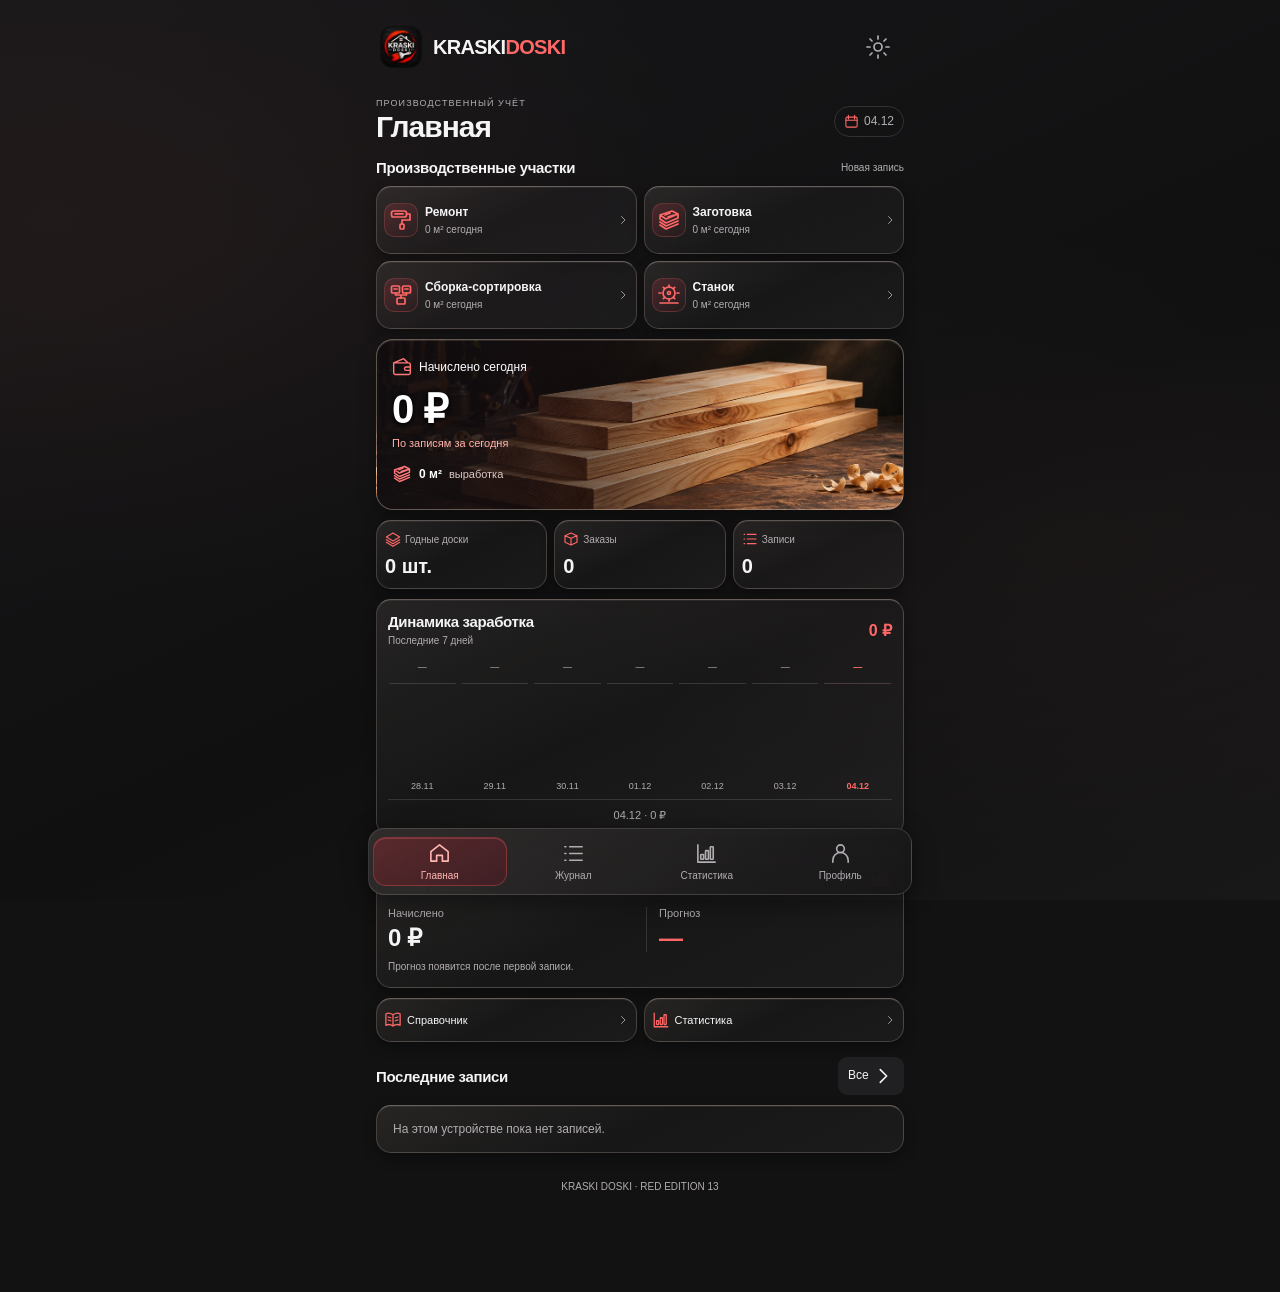
<file: kd2-red/index.html>
<!doctype html><html lang="ru"><head><meta charset="utf-8"><meta name="viewport" content="width=device-width,initial-scale=1,viewport-fit=cover"><meta name="theme-color" content="#101012"><meta name="apple-mobile-web-app-capable" content="yes"><meta name="apple-mobile-web-app-title" content="KRASKI DOSKI"><meta name="mobile-web-app-capable" content="yes"><meta name="apple-mobile-web-app-status-bar-style" content="default"><link rel="apple-touch-icon" sizes="180x180" href="https://origame1987.github.io/-/kd2-apple-icon.png"><link rel="icon" type="image/png" href="https://origame1987.github.io/-/kd2-icon-192.png"><title>KRASKI DOSKI RED EDITION 13</title><style>
:root{font:15px -apple-system,BlinkMacSystemFont,'Segoe UI',sans-serif;color-scheme:dark;--bg:#101012;--card:#1c1c1f;--line:#323236;--fg:#f5f5f6;--mut:#9b9ba4;--red:#ff2938;--soft:#242429}*{box-sizing:border-box}body{margin:0;background:var(--bg);color:var(--fg)}body.light{color-scheme:light;--bg:#f3f3f5;--card:#fff;--line:#e2e2e6;--fg:#17171b;--mut:#676772;--soft:#eaeaf0;--red:#d80c20}main{max-width:560px;margin:auto;padding:calc(12px + env(safe-area-inset-top)) 16px calc(100px + env(safe-area-inset-bottom))}header{display:flex;align-items:center;gap:8px;margin-bottom:24px}header img{width:34px;height:34px;border-radius:8px}header b{font-size:19px;letter-spacing:-.7px}em{font-style:normal;color:var(--red)}header button{margin-left:auto}h1{font-size:25px;letter-spacing:-.8px;margin:0 0 6px}h2{font-size:17px;margin:20px 0 10px}p{color:var(--mut);margin:5px 0 14px;font-size:13px;line-height:1.4}button,input,select,textarea{font:inherit;color:var(--fg)}button{cursor:pointer;border:0;background:var(--soft);border-radius:9px;padding:11px}button:active{opacity:.75}svg{width:22px;height:22px;vertical-align:middle;flex:none}button svg{pointer-events:none}.tiles{display:grid;grid-template-columns:1fr 1fr;gap:9px;margin:18px 0}.tile{height:112px;display:flex;flex-direction:column;justify-content:center;align-items:center;gap:12px;background:linear-gradient(135deg,var(--soft),var(--card));border:1px solid var(--line);font-weight:650;font-size:14px;line-height:1.15}.tile svg{width:36px;height:36px}.tile:first-child{background:linear-gradient(140deg,#ef1725,#a70916);border-color:#e92c38;color:white}.card{border:1px solid var(--line);background:var(--card);border-radius:12px;padding:12px;margin:9px 0}.row{display:flex;align-items:center;gap:9px;min-height:43px;border-bottom:1px solid var(--line);padding:5px 0}.row:last-child{border:0}.row>svg{color:var(--mut);width:19px;height:19px}.row label{flex:0 1 39%;font-size:12px;color:var(--mut)}.row input,.row select,.row textarea{flex:1;width:0;min-width:0;max-width:100%;background:transparent;border:0;text-align:right;padding:8px 4px;outline:none;box-sizing:border-box;font-size:14px}.row input[type=date],.row input[type=time]{appearance:none;-webkit-appearance:none;display:block;min-width:0;overflow:hidden}.row select{direction:ltr!important;text-align:left!important;unicode-bidi:isolate;min-width:0;flex:1 1 0;appearance:auto}.row:has(select#size),.row:has(select#rs),.row:has(select#operation){flex-wrap:wrap}.row:has(select#size) select,.row:has(select#rs) select,.row:has(select#operation) select{flex:0 0 100%;width:100%;padding:9px 4px}.ref-table{width:100%;border-collapse:collapse;font-size:14px;direction:ltr}.ref-table th,.ref-table td{padding:11px 3px;border-bottom:1px solid var(--line);text-align:left}.ref-table th{font-size:12px;color:var(--mut)}.ref-table td:last-child,.ref-table th:last-child{text-align:right;white-space:nowrap}.ref-table td:first-child{overflow-wrap:anywhere}.ref-search{width:100%;min-width:0}.ref-version{color:var(--mut);font-size:12px}.row input[type=checkbox]{flex:0 0 22px;width:22px;height:22px}.primary{background:linear-gradient(180deg,#ff2433,#c91020);color:white;font-weight:650;width:100%;min-height:46px;margin:10px 0}.small{font-size:12px;padding:8px 10px}.flex{display:flex;align-items:center;gap:8px}.spread{justify-content:space-between}.muted{color:var(--mut);font-size:12px}.metrics{display:grid;grid-template-columns:1fr 1fr;gap:9px}.metric{min-width:0;background:var(--card);border:1px solid var(--line);border-radius:11px;padding:13px;display:grid;gap:8px}.metric svg{color:var(--red)}.metric strong{font-size:21px;letter-spacing:-.7px;overflow-wrap:anywhere}.nav{position:fixed;bottom:0;left:50%;transform:translateX(-50%);width:min(100%,560px);background:var(--bg);border-top:1px solid var(--line);display:flex;align-items:center;justify-content:space-around;padding:8px 5px calc(8px + env(safe-area-inset-bottom));z-index:5}.nav button{background:none;color:var(--mut);font-size:10px;display:flex;flex-direction:column;align-items:center;gap:4px;padding:4px;min-width:53px}.nav button.active{color:var(--red)}.nav button.plus{background:linear-gradient(#ff303f,#ce0717);color:white;border-radius:50%;min-width:48px;width:48px;height:48px;display:grid;place-items:center}.nav button.plus svg{width:27px;height:27px}.record{display:flex;gap:10px;align-items:center;padding:12px 10px;background:var(--card);border:1px solid var(--line);border-radius:10px;margin:5px 0;cursor:pointer}.record>svg{color:var(--red);width:27px;height:27px}.record .info{flex:1;min-width:0}.record b{font-size:14px}.record small{display:block;color:var(--mut);font-size:11px;margin-top:3px;overflow-wrap:anywhere}.right{text-align:right}.datehead{display:flex;justify-content:space-between;font-size:12px;color:var(--mut);padding:10px 0 3px}.filters{display:flex;gap:5px;overflow:auto;margin:12px 0}.filters button{white-space:nowrap;font-size:12px}.filters .active{background:#d91222;color:white}.search{width:100%;padding:12px;background:var(--card);border:1px solid var(--line);border-radius:10px;margin:8px 0}.bars{height:115px;display:flex;gap:6px;align-items:end;padding:8px 0}.bars div{flex:1;min-width:0;text-align:center;font-size:10px;color:var(--mut)}.bars i{display:block;background:linear-gradient(#ff4350,#b40718);border-radius:4px 4px 0 0;margin:0 2px 5px}.donut{width:112px;height:112px;border-radius:50%;display:grid;place-items:center;flex:none}.donut span{border-radius:50%;width:84px;height:84px;background:var(--card);display:grid;place-items:center;font-weight:700;font-size:13px}dialog{max-width:min(92vw,480px);width:100%;background:var(--card);color:var(--fg);border:1px solid var(--line);border-radius:16px;padding:18px}dialog::backdrop{background:#000a}.hide{display:none!important} @media print{.nav,header,button,.filters,.search{display:none!important}body{background:white;color:black}main{padding:0}.card,.record{background:white;color:black;border-color:#aaa}}
/* Design preview 01 */
:root{--bg:#101114;--card:#191b20;--soft:#22242b;--line:#292c33;--red:#ff3545;--mut:#9499a5}
body.light{--bg:#f4f5f7;--card:#fff;--soft:#ebedf2;--line:#dfe2e8;--mut:#626977;--red:#c9142a}
main{padding-left:18px;padding-right:18px}header{gap:11px;margin:5px 0 27px}header img{width:42px;height:42px;border-radius:12px}header b{font-size:20px;letter-spacing:-.8px}header button{width:42px;height:42px;border:1px solid var(--line);border-radius:14px;background:var(--card)}
.home-intro{margin:0 0 17px}.home-intro h1{font-size:29px;letter-spacing:-1.2px}.eyebrow{font-size:10px;letter-spacing:1.7px;font-weight:700;color:var(--mut);margin-bottom:8px}.home-kpis{display:grid;grid-template-columns:1fr 1fr;gap:10px;margin:0 0 22px}.home-kpi{background:var(--card);border:1px solid var(--line);border-radius:17px;padding:13px;min-width:0}.home-kpi span{font-size:11px;color:var(--mut);display:block;margin-bottom:8px}.home-kpi strong{font-size:21px;letter-spacing:-.7px;overflow-wrap:anywhere}.home-kpi:first-child strong{color:var(--red)}.home-section{display:flex;align-items:center;justify-content:space-between;margin:18px 0 11px}.home-section h2{margin:0;font-size:16px;letter-spacing:-.3px}.home-section small{color:var(--mut);font-size:11px}.tiles{gap:10px;margin:0 0 24px;grid-template-columns:repeat(2,minmax(0,1fr))}.tile{height:116px;position:relative;align-items:flex-start;justify-content:space-between;text-align:left;padding:13px 14px;border-radius:17px;background:var(--card);font-size:13px;font-weight:650;gap:6px}.tile:first-child{background:linear-gradient(145deg,#dd1429,#9c1020);border-color:#ed3243;color:#fff}.tile-icon{width:43px;height:43px;display:grid;place-items:center;border-radius:12px;background:var(--soft);color:var(--red)}.tile:first-child .tile-icon{background:#ffffff20;color:white}.tile .tile-icon svg{width:27px;height:27px}.tile .tile-arrow{position:absolute;right:11px;top:12px;color:var(--mut)}.tile .tile-arrow svg{width:15px;height:15px}.tile:first-child .tile-arrow{color:#ffffffa0}.tile-name{max-width:100%;overflow-wrap:anywhere}.home-empty{padding:18px;border:1px dashed var(--line);border-radius:15px;color:var(--mut);font-size:13px}.nav{background:var(--bg);background:color-mix(in srgb,var(--bg) 88%,transparent);backdrop-filter:blur(22px);-webkit-backdrop-filter:blur(22px);padding-top:9px;box-shadow:0 -4px 24px #00000010}.nav button{min-width:0;flex:1;font-size:10px;gap:5px}.nav button.plus{flex:0 0 52px;width:52px;height:52px;margin:0 9px;box-shadow:0 5px 18px #e51b3938}.nav button.active:not(.plus) svg{background:#ff354515;border-radius:8px;box-sizing:content-box;padding:4px;margin:-4px}.record{border-radius:14px}.preview-label{font-size:10px;color:var(--mut);text-align:center;margin-top:18px}@media(max-width:350px){main{padding-left:12px;padding-right:12px}.tile{padding:10px;height:106px}.home-kpi strong{font-size:18px}}@media(prefers-reduced-motion:no-preference){.tile{transition:transform .15s,opacity .15s}.tile:active{transform:scale(.97)}}/* Design Lab 02: entry */
.nav button{flex:1 1 25%;min-height:44px;justify-content:center}.nav button svg{width:23px;height:23px}.nav{padding-top:11px}
.entry-heading{display:flex;align-items:center;gap:12px;margin:0 0 15px}.entry-heading .entry-mark{display:grid;place-items:center;width:45px;height:45px;border-radius:13px;background:#ff354514;color:var(--red);flex:none}.entry-heading .entry-mark svg{width:27px;height:27px}.entry-heading h1{font-size:24px;margin:0 0 3px}.entry-heading p{margin:0;font-size:12px}.entry-heading .small{margin-left:auto;background:var(--card);border:1px solid var(--line);white-space:nowrap}.entry-caption{font-size:10px;font-weight:700;letter-spacing:1.3px;color:var(--mut);margin:17px 2px 7px}.entry-form .card{padding:4px 13px;border-radius:16px;margin:0 0 11px}.entry-form .row{min-height:44px;gap:9px;min-width:0}.entry-form .row>svg{color:var(--mut);width:18px;height:18px}.entry-form .row label{font-size:12px;flex:0 1 36%;min-width:0}.entry-form .row input,.entry-form .row select,.entry-form .row textarea{font-size:16px;min-width:0;max-width:100%;padding:9px 2px;border-radius:7px}.entry-form .row select{text-align:right!important;direction:ltr!important}.entry-form .row:has(select#size),.entry-form .row:has(select#operation){flex-wrap:nowrap}.entry-form .row:has(select#size) select,.entry-form .row:has(select#operation) select{flex:1 1 0;width:0;min-width:0;padding:9px 2px}.entry-form .row input[type=date],.entry-form .row input[type=time]{width:0;flex:1 1 0;max-width:100%;min-width:0;overflow:hidden;text-align:right}.entry-form .row input::-webkit-date-and-time-value{text-align:right;min-width:0}.entry-form .row input[type=checkbox]{flex:0 0 22px;width:22px;height:22px;margin-left:auto;accent-color:var(--red)}.entry-form .row:focus-within>svg{color:var(--red)}.entry-form .metrics{gap:10px;margin:17px 0 0}.entry-form .metric{border-radius:16px;padding:14px;gap:7px}.entry-form .metric:last-child{border-color:#ff35455c}.entry-form .primary.entry-save{border-radius:13px;min-height:49px;display:flex;align-items:center;justify-content:center;gap:8px;margin:12px 0 0;font-size:15px}.entry-save svg{width:19px;height:19px}.entry-hint{font-size:11px;color:var(--mut);text-align:center;margin:9px 0 0}.entry-form .row:has(select#size){flex-wrap:wrap;gap:2px 9px}.entry-form .row:has(select#size) label{flex:1}.entry-form .row:has(select#size) select{flex:0 0 calc(100% - 27px);margin-left:27px;width:calc(100% - 27px);text-align:left!important}.entry-form .row:has(select#operation){flex-wrap:wrap;gap:2px 9px}.entry-form .row:has(select#operation) label{flex:1}.entry-form .row:has(select#operation) select{flex:0 0 calc(100% - 27px);margin-left:27px;width:calc(100% - 27px);text-align:left!important}@media(max-width:350px){.entry-heading h1{font-size:20px}.entry-form .row label{flex-basis:33%}.entry-form .card{padding:4px 10px}}
/* Design Lab 03: journal */
.journal-intro h1{font-size:29px;letter-spacing:-1.1px}.journal-intro p{margin-bottom:16px}.journal-tools{padding:12px;border-radius:17px;background:var(--card);border:1px solid var(--line);margin:12px 0}.journal-search{display:flex;align-items:center;gap:9px;background:var(--soft);border-radius:11px;padding:0 11px}.journal-search svg{color:var(--mut);width:18px;height:18px}.journal-search .search{background:none;border:0;margin:0;padding:12px 0;font-size:16px;outline:0;min-width:0}.journal-tools .filters{margin:12px 0 8px;scrollbar-width:none;gap:6px}.journal-tools .filters::-webkit-scrollbar{display:none}.journal-tools .filters button{border:1px solid var(--line);border-radius:9px;padding:8px 11px;min-height:36px}.journal-tools .filters button.active{background:var(--red);border-color:var(--red);color:#fff}.journal-period{display:flex;gap:6px;flex-wrap:wrap;margin:9px 0}.journal-period button{font-size:12px;border:1px solid var(--line);padding:8px 10px}.journal-period button.active{color:var(--red);border-color:var(--red)}.journal-tools details{border-top:1px solid var(--line);padding-top:10px;margin-top:10px}.journal-tools summary{cursor:pointer;font-size:12px;color:var(--mut);padding:4px 0}.journal-tools .row input[type=date]{flex:1 1 0;width:0;min-width:0;max-width:100%;font-size:16px}.journal-summary{margin:17px 0 18px}.journal-summary .metric{border-radius:15px}.journal-summary .metric:first-child strong{color:var(--red)}.journal-count{font-size:11px;color:var(--mut);margin:9px 2px}.shift-group{margin:20px 0 12px}.shift-heading{display:flex;align-items:center;justify-content:space-between;gap:8px;margin:0 1px 9px}.shift-heading strong{font-size:14px}.shift-heading small{display:block;color:var(--mut);font-size:11px;margin-top:4px}.shift-heading .shift-money{text-align:right;color:var(--red);font-size:15px;font-weight:700;white-space:nowrap}.shift-list{border:1px solid var(--line);background:var(--card);border-radius:16px;overflow:hidden}.shift-record{display:flex;width:100%;align-items:center;text-align:left;gap:10px;padding:13px 11px;background:transparent;border-radius:0;min-width:0;border-bottom:1px solid var(--line)}.shift-record:last-child{border:0}.shift-icon{flex:none;width:36px;height:36px;border-radius:11px;background:var(--soft);color:var(--red);display:grid;place-items:center}.shift-icon svg{width:22px;height:22px}.shift-info{flex:1;min-width:0}.shift-info b{font-size:13px;display:block;overflow-wrap:anywhere}.shift-info small{display:block;color:var(--mut);font-size:11px;line-height:1.4;margin-top:3px;overflow-wrap:anywhere}.shift-value{flex:none;text-align:right}.shift-value b{display:block;font-size:13px;color:var(--fg)}.shift-value small{display:block;font-size:12px;color:var(--red);margin-top:5px}.shift-record>svg{width:14px;height:14px;color:var(--mut)}.journal-empty{border:1px dashed var(--line);padding:28px 12px;border-radius:16px;text-align:center;color:var(--mut)}.journal-empty svg{display:block;margin:0 auto 10px;width:30px;height:30px}.journal-empty strong{display:block;color:var(--fg);margin-bottom:5px}.journal-empty p{margin:0}.journal-print{display:flex;gap:8px;align-items:center}.journal-print .primary{flex:1}@media(max-width:350px){.shift-record{gap:7px;padding:12px 8px}.shift-icon{width:30px;height:30px}.shift-record>svg{display:none}}@media print{.journal-tools,.journal-print{display:none!important}.shift-list{border-color:#aaa;background:white}.shift-record{display:flex!important;color:black}.shift-value b,.shift-info b{color:black}.shift-info small,.shift-heading small{color:#555}}
/* Design Lab 04: analytics */
.analytics-title h1{font-size:29px;letter-spacing:-1.1px}.analytics-tabs{display:flex;gap:4px;padding:4px;border:1px solid var(--line);border-radius:13px;background:var(--card);margin:16px 0}.analytics-tabs button{flex:1;min-width:0;padding:10px 3px;font-size:12px;background:transparent;color:var(--mut)}.analytics-tabs button.active{background:var(--soft);color:var(--red);font-weight:700}.analytics-hero{border-radius:19px;padding:17px;background:linear-gradient(135deg,#a70e24,#e21e36);color:white;overflow:hidden;margin:0 0 12px}.analytics-hero small{color:#ffffffc9;font-size:12px}.analytics-hero h2{font-size:32px;letter-spacing:-1px;margin:8px 0 14px;overflow-wrap:anywhere}.analytics-hero .hero-bottom{display:flex;gap:16px;border-top:1px solid #ffffff30;padding-top:12px}.hero-bottom>div{flex:1;min-width:0}.hero-bottom b{display:block;margin-top:5px;font-size:17px;overflow-wrap:anywhere}.analytics-metrics{margin-bottom:17px}.analytics-metrics .metric{border-radius:15px}.analytics-card{padding:15px;border-radius:18px;margin:12px 0}.analytics-card h2{font-size:16px;margin:0 0 4px}.analytics-card p{margin:4px 0 13px}.chart-head{display:flex;justify-content:space-between;gap:10px;align-items:start}.chart-head strong{font-size:13px;color:var(--red);text-align:right}.analytics-chart{width:100%;height:auto;display:block;overflow:visible;aspect-ratio:320/150}.analytics-chart text{fill:var(--mut);font-size:9px}.analytics-chart .guide{stroke:var(--line);stroke-width:1;stroke-dasharray:3 4}.analytics-chart .trend{stroke:var(--red);fill:none;stroke-width:2.5;stroke-linejoin:round;stroke-linecap:round}.analytics-chart .dot{fill:var(--red);stroke:var(--card);stroke-width:1.5}.chart-summary{display:flex;justify-content:space-between;gap:8px;border-top:1px solid var(--line);padding-top:11px;font-size:12px;color:var(--mut)}.chart-summary b{color:var(--fg)}.analytics-ring{width:132px;height:132px;margin:16px auto;position:relative;border-radius:50%;display:grid;place-items:center}.analytics-ring-inner{width:102px;height:102px;border-radius:50%;background:var(--card);display:flex;flex-direction:column;align-items:center;justify-content:center;gap:5px}.analytics-ring-inner strong{font-size:18px;max-width:93px;text-align:center;overflow-wrap:anywhere}.analytics-ring-inner small{font-size:11px;color:var(--mut)}.dept-line{display:grid;grid-template-columns:12px minmax(0,1fr) auto;gap:9px;align-items:center;padding:12px 0;border-top:1px solid var(--line)}.dept-line .swatch{width:9px;height:9px;border-radius:3px}.dept-line b{font-size:13px}.dept-line small{display:block;color:var(--mut);font-size:11px;margin-top:4px}.dept-line .dept-amount{text-align:right;font-size:13px}.dept-progress{height:5px;background:var(--soft);border-radius:9px;margin-top:8px;overflow:hidden}.dept-progress i{display:block;height:100%;border-radius:9px}.analytics-empty{color:var(--mut);font-size:12px;text-align:center;padding:12px}.analysis-note{font-size:11px;text-align:center;color:var(--mut)}@media(max-width:350px){.analytics-hero h2{font-size:27px}.hero-bottom b{font-size:15px}}
/* Design Lab 05 */
.ref-intro h1{font-size:29px;letter-spacing:-1.1px}.ref-jumps{display:grid;grid-template-columns:repeat(2,minmax(0,1fr));gap:8px;margin:16px 0 22px}.ref-jumps button{display:flex;align-items:center;gap:9px;background:var(--card);border:1px solid var(--line);border-radius:13px;text-align:left;font-size:12px;font-weight:650;min-height:62px;padding:10px}.ref-jumps svg{color:var(--red);width:23px;height:23px}.ref-block{scroll-margin-top:16px;margin:22px 0}.ref-block h2{font-size:17px;margin:0 0 11px}.ref-panel{border-radius:17px;padding:8px 13px}.ref-panel .row{min-height:45px}.ref-panel .row input,.ref-panel .row select{font-size:16px;direction:ltr!important;min-width:0}.ref-panel .row:has(#rr),.ref-panel .row:has(#rhr),.ref-panel .row:has(#rs){flex-wrap:wrap;gap:3px 8px}.ref-panel .row:has(#rr) select,.ref-panel .row:has(#rhr) select,.ref-panel .row:has(#rs) select{flex:0 0 calc(100% - 27px);margin-left:27px;width:calc(100% - 27px);text-align:left!important}.ref-results{display:grid;grid-template-columns:1fr 1fr;gap:8px;margin:12px 0 8px}.ref-results .metric{padding:11px;border-radius:12px;min-width:0}.ref-results .metric strong{font-size:18px}.ref-results .metric:last-child strong{color:var(--red)}.ref-single{padding:10px 0;font-size:12px;line-height:1.5;color:var(--mut)}.ref-hour-total{display:flex;align-items:center;justify-content:space-between;gap:8px;margin:10px 0 4px;padding:13px;background:var(--soft);border-radius:12px}.ref-hour-total strong{color:var(--red);font-size:23px}.ref-searchbox{display:flex;align-items:center;gap:9px;background:var(--card);border:1px solid var(--line);border-radius:12px;padding:0 10px;margin:10px 0}.ref-searchbox svg{color:var(--mut)}.ref-searchbox input{background:none;border:0;outline:0;margin:0;padding:12px 0;font-size:16px}.ref-group{border:1px solid var(--line);background:var(--card);border-radius:15px;margin:8px 0;padding:12px;overflow:hidden}.ref-group summary{display:flex;align-items:center;gap:10px;cursor:pointer;list-style:none}.ref-group summary::-webkit-details-marker{display:none}.ref-group summary b{flex:1}.ref-group summary .ref-count{font-size:11px;color:var(--mut)}.ref-group summary svg{width:15px;color:var(--mut)}.ref-group[open] summary svg{transform:rotate(90deg)}.ref-group .ref-table{margin-top:9px;table-layout:fixed}.ref-group .ref-table th:first-child{width:57%}.ref-table td{font-variant-numeric:tabular-nums;font-size:13px}.ref-table td:last-child{color:var(--red);font-weight:600}.ref-size{direction:ltr;unicode-bidi:isolate;white-space:nowrap}.ref-side{display:block;color:var(--mut);font-size:11px;margin-top:4px}.ref-add summary{cursor:pointer;color:var(--fg);font-weight:650;padding:5px 0}.ref-rates .row label{flex:1}.ref-rates .row strong{font-size:13px;white-space:nowrap;color:var(--red)}@media(max-width:350px){.ref-results .metric strong{font-size:15px}.ref-table td{font-size:12px}}
/* Design Lab 06: settings */
.settings-intro h1{font-size:29px;letter-spacing:-1.1px}.settings-section{margin:22px 0}.settings-section>h2{font-size:16px;margin:0 0 10px}.settings-panel{border-radius:17px;padding:12px}.settings-actions{display:grid;grid-template-columns:1fr 1fr;gap:9px}.settings-action{display:flex;align-items:center;gap:9px;text-align:left;background:var(--card);border:1px solid var(--line);border-radius:14px;padding:13px;min-height:64px;font-size:13px;font-weight:650}.settings-action svg{color:var(--red)}.theme-picker{display:grid;grid-template-columns:1fr 1fr;gap:9px}.theme-option{border:1px solid var(--line);border-radius:12px;padding:12px;display:flex;align-items:center;gap:8px;font-size:13px}.theme-option.active{border-color:var(--red);color:var(--red)}.theme-option svg:last-child{margin-left:auto;width:16px}.worker-row{display:flex;align-items:center;gap:10px;padding:11px 0;border-bottom:1px solid var(--line)}.worker-avatar{width:34px;height:34px;border-radius:12px;background:var(--soft);display:grid;place-items:center;color:var(--red);font-size:13px;font-weight:700;flex:none}.worker-meta{flex:1;min-width:0}.worker-meta b{font-size:14px;overflow-wrap:anywhere}.worker-meta small{display:block;color:var(--mut);margin-top:3px;font-size:11px}.worker-row button{font-size:11px;white-space:nowrap}.worker-row.inactive .worker-avatar{color:var(--mut)}.settings-panel details{margin-top:10px}.settings-panel summary,.rate-group summary{cursor:pointer;font-size:13px;font-weight:650;list-style:none;display:flex;align-items:center;gap:9px}.settings-panel summary::-webkit-details-marker,.rate-group summary::-webkit-details-marker{display:none}.settings-panel summary svg,.rate-group summary svg{color:var(--red)}.settings-panel .row input,.settings-panel .row select,.rate-group .row input{font-size:16px;min-width:0}.rate-group{border-radius:15px;padding:13px}.rate-group summary>span{flex:1}.rate-group[open] summary{margin-bottom:10px}.rate-group[open] summary>svg:last-child{transform:rotate(90deg)}.rate-group .row label{flex:1;font-size:13px}.rate-group .row input{flex:0 1 74px;width:74px;background:var(--soft);border-radius:8px;padding:9px}.rate-unit{color:var(--mut);font-size:11px;white-space:nowrap}.backup-action{display:flex;align-items:center;gap:10px;width:100%;text-align:left;padding:12px 0;border-bottom:1px solid var(--line);background:none;border-radius:0}.backup-action:last-child{border:0}.backup-action>svg{color:var(--red)}.backup-action>span{flex:1}.backup-action b{display:block;font-size:13px}.backup-action small{display:block;font-size:11px;color:var(--mut);margin-top:4px}.restore-picker{display:block;padding:12px 0;border-bottom:1px solid var(--line)}.restore-picker input{max-width:100%;font-size:12px;margin-top:10px}.settings-notice{border:1px solid var(--line);border-radius:13px;padding:12px;color:var(--mut);font-size:12px;line-height:1.5}.settings-version{text-align:center;color:var(--mut);font-size:11px;margin:22px 0}
/* RC1 mobile polish */ 
button:focus-visible,input:focus-visible,select:focus-visible,summary:focus-visible{outline:2px solid var(--red);outline-offset:2px}header button:focus-visible{outline-offset:3px}.row input[type=date],.row input[type=time]{min-width:0;max-width:100%;width:0;flex:1 1 0}.row input::-webkit-date-and-time-value{min-width:0;text-align:right}button,summary{-webkit-tap-highlight-color:transparent}.shift-value{min-width:0;max-width:38%;overflow-wrap:anywhere}.ref-size{white-space:normal;overflow-wrap:anywhere}.theme-option{min-width:0}.analytics-tabs button{min-height:40px}.nav button{min-height:44px}body.light .tile:first-child{color:white}body.light .analytics-hero{color:white}body.light .shift-icon{background:#fce9ec}@media(prefers-reduced-motion:reduce){*,*::before,*::after{animation:none!important;transition:none!important;scroll-behavior:auto!important}}

/* RC2: borderless theme toggle */
header button#theme{display:grid;place-items:center;flex:0 0 44px;width:44px;height:44px;margin-left:auto;padding:0;border:0;border-radius:0;background:transparent;box-shadow:none;color:var(--mut)}header button#theme svg{display:block;width:24px;height:24px;margin:0;vertical-align:initial}header button#theme:active{color:var(--red)}

/* RC3: reset native Safari button chrome and focus ring on theme control */
header #theme{appearance:none!important;-webkit-appearance:none!important;background:none!important;border:none!important;outline:none!important;box-shadow:none!important;border-radius:0!important;padding:0!important;display:flex!important;align-items:center!important;justify-content:center!important;-webkit-tap-highlight-color:transparent!important}header #theme:focus,header #theme:active,header #theme:focus-visible{outline:none!important;border:none!important;box-shadow:none!important;background:none!important}header #theme svg{display:block!important;flex:none;margin:0!important;position:static!important;transform:none!important;width:24px;height:24px;overflow:visible}header #theme:focus-visible svg{color:var(--red)}
/* RED EDITION */
:root{--bg:#0e0f13;--card:#191b23;--soft:#23252f;--line:#31333e;--red:#ff3547;--mut:#a3a5b2}
body:not(.light){background:radial-gradient(ellipse at 75% -15%,#401221 0,transparent 38%),#0e0f13}
header{margin:6px 0 22px}header b{letter-spacing:-.7px}main{padding-left:16px;padding-right:16px}
.red-head{display:flex;justify-content:space-between;align-items:center;margin:0 0 14px}.red-head h1{font-size:29px;letter-spacing:-1.1px;margin:0}.red-date{background:var(--soft);border:1px solid var(--line);border-radius:20px;padding:7px 11px;font-size:11px;color:var(--mut)}
.red-hero{position:relative;overflow:hidden;isolation:isolate;min-height:145px;border:1px solid #a5324566;border-radius:17px;padding:17px;background:radial-gradient(ellipse at 95% 65%,#b4173455,transparent 65%),linear-gradient(125deg,#38202d,#191a23 55%,#281621);box-shadow:0 8px 30px #0003,inset 0 1px 0 #ff637323;color:#fff}
.red-hero:after{content:'';position:absolute;z-index:-1;right:-50px;bottom:-50px;width:230px;height:120px;border:1px solid #ff294c88;border-radius:50%;box-shadow:0 0 15px #ff253a77;transform:rotate(-22deg)}
.red-wood{position:absolute;right:-15px;bottom:-2px;width:52%;height:auto;z-index:-1;filter:drop-shadow(0 0 14px #fb254549)}.red-hero .hero-label{display:flex;gap:7px;align-items:center;color:#f0cbd0;font-size:12px}.red-hero .hero-label svg{color:#ff5262;width:20px}.red-hero strong{font-size:34px;letter-spacing:-1.4px;display:block;margin:9px 0 7px;max-width:68%;overflow-wrap:anywhere}.red-hero strong small{font-size:17px;letter-spacing:0}.red-hero p{color:#ff8e99;font-size:12px;margin:0;max-width:62%}
.red-mini{display:grid;grid-template-columns:repeat(3,minmax(0,1fr));gap:8px;margin:10px 0 13px}.red-mini>div,.red-panel,.red-tile{border:1px solid var(--line);background:linear-gradient(145deg,var(--card),var(--bg));box-shadow:inset 0 1px 0 #ffffff08,0 4px 10px #00000014;border-radius:14px}.red-mini>div{padding:11px 9px;min-width:0}.red-mini svg{color:var(--red);width:21px;height:21px}.red-mini span{display:block;font-size:11px;color:var(--mut);margin:8px 0 5px}.red-mini strong{font-size:16px;letter-spacing:-.5px;overflow-wrap:anywhere}.red-panel{padding:13px;margin:11px 0}.red-panel h2{font-size:15px;margin:0 0 10px}.red-panel .flex small{font-size:11px;color:var(--mut)}.red-bars{display:flex;align-items:end;height:125px;gap:7px;padding:3px 0 0;background:repeating-linear-gradient(to top,transparent 0,transparent 30px,var(--line) 31px,transparent 32px)}.red-bar{flex:1;min-width:0;height:100%;display:flex;align-items:center;justify-content:end;flex-direction:column;gap:6px}.red-bar i{width:70%;max-width:26px;display:block;background:linear-gradient(180deg,#ff5364,#c70727 65%,#581329);box-shadow:0 0 9px #ff244b44;border-radius:4px 4px 1px 1px}.red-bar small{color:var(--mut);font-size:10px}.red-tiles{display:grid;grid-template-columns:repeat(2,minmax(0,1fr));gap:9px;margin:10px 0}.red-tile{display:flex;align-items:center;text-align:left;gap:9px;min-height:67px;padding:10px;font-size:12px;font-weight:650}.red-tile .tile-icon{background:#ff344414;color:var(--red);width:38px;height:38px;flex:none}.red-tile .tile-icon svg{width:24px;height:24px}.red-tile .tile-name{flex:1;min-width:0}.red-tile>svg{width:13px;color:var(--mut)}.red-ring{width:96px;height:96px;flex:none;border-radius:50%;display:grid;place-items:center}.red-ring>div{width:72px;height:72px;background:var(--card);border-radius:50%;display:grid;place-content:center;text-align:center;font-size:13px;font-weight:700}.red-ring small{font-size:10px;color:var(--mut);font-weight:400}.red-legend{flex:1;min-width:0}.red-legend>div{display:flex;align-items:center;gap:6px;font-size:11px;margin:8px 0}.red-legend span{flex:1;min-width:0}.red-legend i{width:7px;height:7px;border-radius:50%;flex:none}.red-legend b{white-space:nowrap}.nav{width:min(calc(100% - 16px),544px);bottom:calc(5px + env(safe-area-inset-bottom));padding:8px 4px;border:1px solid var(--line);border-radius:19px;background:var(--card);background:color-mix(in srgb,var(--card) 94%,transparent)}.nav button.active{color:var(--red)}.nav button.active svg{filter:drop-shadow(0 0 5px #ff304b85)}.primary{box-shadow:0 4px 16px #f5193838}.analytics-chart .trend{filter:drop-shadow(0 0 4px #ff3545)}.card,.metric{box-shadow:inset 0 1px 0 #ffffff08}body.light{--bg:#f3f4f6;--card:#fff;--soft:#e9ebef;--line:#dadde4;--mut:#636976}body.light .red-panel,body.light .red-mini>div,body.light .red-tile{background:white}body.light .red-hero{background:linear-gradient(135deg,#90172c,#ce2941)}@media(max-width:350px){.red-hero strong{font-size:28px}.red-mini strong{font-size:14px}.red-tile{padding:8px;gap:5px}.red-ring{width:82px;height:82px}.red-ring>div{width:62px;height:62px}}
/* RED EDITION 11: production entry */
.entry-form .card{background:linear-gradient(145deg,var(--card),var(--bg));border-color:var(--line);box-shadow:0 8px 22px #0002,inset 0 1px 0 #ffffff09;padding:8px 13px}.entry-heading .entry-mark{background:linear-gradient(145deg,#46202c,#241923);border:1px solid #ff354544;box-shadow:0 0 14px #ff35451c}.entry-heading .entry-mark svg{filter:drop-shadow(0 0 4px #ff35455c)}.entry-form .row{min-height:49px}.entry-form .row input:not([type=checkbox]),.entry-form .row select{background:var(--soft);border:1px solid var(--line);border-radius:9px;padding:8px 7px;color:var(--fg);min-height:36px}.entry-form .row:has(#size) select,.entry-form .row:has(#operation) select{padding-left:9px}.entry-form .row input:focus,.entry-form .row select:focus{border-color:var(--red);outline:none;box-shadow:0 0 0 2px #ff35451b}.red-product{position:relative;isolation:isolate;min-height:111px;overflow:hidden;background:radial-gradient(ellipse at right,#81263c66,transparent 70%),linear-gradient(120deg,#39222c,#1b1c25 75%);border:1px solid #bd42544d;border-radius:13px;margin:11px 0;padding:12px;color:#fff}.red-product img{position:absolute;width:52%;right:-7px;bottom:-8px;z-index:-1;filter:drop-shadow(0 0 12px #f13a4850)}.red-product small{display:block;color:#e6aeb8;font-size:10px;letter-spacing:.5px}.red-product b{display:block;font-size:20px;margin:5px 0;max-width:65%;overflow-wrap:anywhere}.red-product span{display:block;font-size:12px;max-width:65%;overflow-wrap:anywhere}.red-product .red-one{color:#ff929f;margin-top:7px;font-size:11px}.entry-form .row:has(#qty) input{font-weight:750;font-size:23px;color:var(--red);background:#ff35450b;border-color:#ff35454f}.red-result{grid-column:1/-1;position:relative;overflow:hidden;background:radial-gradient(ellipse at 95% 10%,#ff526e45,transparent 65%),linear-gradient(135deg,#99132b,#3a1424);border:1px solid #ef43566e;border-radius:17px;color:#fff;padding:15px 16px;box-shadow:0 5px 22px #b8173234}.red-result .red-result-label{font-size:12px;color:#ffd4db;display:flex;align-items:center;gap:7px}.red-result strong{display:block;font-size:32px;margin:7px 0 13px;letter-spacing:-1px;overflow-wrap:anywhere}.red-result-bottom{display:grid;grid-template-columns:1fr 1fr;gap:12px;border-top:1px solid #ffffff30;padding-top:11px}.red-result-bottom small{display:block;color:#ffc4ce;font-size:11px;margin-bottom:5px}.red-result-bottom b{font-size:17px;overflow-wrap:anywhere}.entry-form .primary.entry-save{background:linear-gradient(165deg,#ff3e55,#b50928);border:1px solid #ff6a7750;box-shadow:0 5px 17px #f0213e40}.entry-form .entry-caption{color:var(--mut);letter-spacing:1px}body.light .entry-form .card{background:#fff}body.light .entry-heading .entry-mark{background:#fff0f2}body.light .red-product{background:linear-gradient(135deg,#92253a,#512330)}@media(max-width:350px){.red-product b{font-size:18px}.red-result strong{font-size:27px}.entry-form .row input:not([type=checkbox]),.entry-form .row select{padding-left:4px;padding-right:4px}}
.red-wood,.red-product img{right:0;bottom:0;width:66%;height:100%;object-fit:cover;object-position:right center;filter:none;-webkit-mask-image:linear-gradient(to right,transparent,#000 45%);mask-image:linear-gradient(to right,transparent,#000 45%)}.red-hero:after{opacity:.35}.red-product{min-height:111px}.red-hero,.red-product{isolation:isolate}.red-hero .red-wood,.red-product img{z-index:0!important;position:absolute;right:0;top:0;bottom:0;width:70%;height:100%;object-fit:cover;object-position:75% center;opacity:1;mask-image:linear-gradient(to right,transparent,#000 38%);-webkit-mask-image:linear-gradient(to right,transparent,#000 38%)}.red-hero>div,.red-hero>strong,.red-hero>p,.red-product>small,.red-product>b,.red-product>span{position:relative;z-index:1}.red-hero:after{display:none}/* RED EDITION 11: reference-matched entry */
.entry-form .entry-heading{border-top:1px solid #e53b4866;border-radius:18px 18px 0 0;padding:13px 9px 7px;margin:0;background:radial-gradient(ellipse at 10% 0,#9b26312e,transparent 75%)}
.entry-form .entry-heading h1{font-size:24px}.entry-heading .small{border-radius:24px;background:linear-gradient(180deg,var(--soft),var(--card));box-shadow:inset 0 1px 0 #ffffff18}.entry-form .entry-mark{border:0;background:none;box-shadow:none;width:37px}.entry-form .entry-mark svg{width:33px;height:33px}.entry-form .entry-caption{font-size:11px;color:var(--fg);letter-spacing:.6px;margin:12px 0 7px}.entry-form .card{background:linear-gradient(150deg,var(--soft),var(--card) 55%,var(--bg));padding:6px 10px;border-radius:13px;margin:0 0 8px}.entry-form .row{min-height:42px;gap:6px}.entry-form .row>svg{color:var(--red);width:19px;height:19px}.entry-form .row label{flex:0 1 37%;font-size:12px;color:var(--fg)}.entry-form .row input:not([type=checkbox]),.entry-form .row select{background:linear-gradient(180deg,var(--soft),var(--card));border:1px solid var(--line);box-shadow:inset 0 1px 2px #ffffff14,0 2px 4px #0002;padding:5px 7px;min-height:34px;border-radius:10px}.entry-form .row:has(#size),.entry-form .row:has(#operation){flex-wrap:nowrap}.entry-form .row:has(#size) select,.entry-form .row:has(#operation) select{margin:0;flex:1 1 0;width:0;min-width:0}.red-product{min-height:134px;padding:17px 12px 13px 19px;margin:8px 0;background:linear-gradient(110deg,#2c1b1d,#161416);border:1px solid #a46a5a66}.red-product:before{content:'';position:absolute;left:9px;top:17px;bottom:17px;width:2px;background:#ff3e49;box-shadow:0 0 9px #ff344a;z-index:2}.red-product b{font-size:24px;letter-spacing:-.5px}.red-product img{width:75%;object-position:right center}.red-result{padding:13px;border:1px solid #ff475b;border-radius:13px;background:radial-gradient(ellipse at 40% 110%,#ff253a88,transparent 55%),linear-gradient(120deg,#661725,#2c1018 64%,#45131f);box-shadow:inset 0 0 16px #ff304a33,0 0 14px #b8173233}.red-result strong{margin:6px 0 11px;font-size:30px}.red-result-bottom{padding-top:9px}.entry-form .primary.entry-save{margin-top:9px;border-radius:12px;background:linear-gradient(180deg,#ff475a,#d11028 47%,#a70c20);box-shadow:inset 0 1px 1px #ffffff44,0 0 13px #ff263c55}.entry-form .qty-step{display:flex;align-items:center;flex:1;min-width:0;gap:2px}.entry-form .qty-step button{height:36px;width:34px;flex:none;border:1px solid var(--line);background:var(--soft);font-size:20px;padding:0;color:var(--red)}.entry-form .qty-step input{flex:1!important;width:0!important;text-align:center!important;min-width:0!important;font-size:18px!important}.entry-form .row:has(.qty-step) label{flex-basis:30%}
@media(min-width:600px){main:has(.entry-form){max-width:760px}.entry-form .card#entryBasics{display:grid;grid-template-columns:1fr 1fr;column-gap:14px}.entry-form .pair-grid{display:grid;grid-template-columns:1fr 1fr;gap:0 14px}.entry-form .red-product{min-height:158px}.entry-form .red-result{display:grid;grid-template-columns:1.2fr 1fr;gap:0 15px;align-items:center}.red-result strong{grid-column:1;margin:3px 0}.red-result-bottom{grid-column:2;grid-row:1/3;border-top:0;border-left:1px solid #ffffff30;padding:0 0 0 15px}.red-result .red-result-label{grid-column:1}}
body.light .entry-form .card{background:var(--card)}body.light .entry-form .row input:not([type=checkbox]),body.light .entry-form .row select{background:var(--soft)}
header{position:relative;isolation:isolate;border-radius:12px;padding:7px 4px;background:linear-gradient(90deg,var(--bg) 29%,transparent 80%),url('./assets/forest.jpg?v=4') right center/auto 100% no-repeat}header>*{position:relative;z-index:1}body.light header{background:linear-gradient(90deg,var(--bg) 35%,#ffffff88),url('./assets/forest.jpg?v=4') right center/auto 100% no-repeat}.red-product img,.red-hero .red-wood{display:block!important;visibility:visible!important;opacity:1!important;z-index:0!important;width:68%;height:100%;position:absolute;right:0;top:0;object-fit:cover;mask-image:linear-gradient(90deg,transparent,#000 35%);-webkit-mask-image:linear-gradient(90deg,transparent,#000 35%)}/* RED EDITION 11 */
header,body.light header{background:none!important;border:0!important;box-shadow:none!important}
.red-hero .red-wood,.red-product img{object-fit:contain!important;object-position:right center!important;width:59%!important;height:86%!important;top:7%!important;right:4px!important;bottom:auto!important;mask-image:linear-gradient(90deg,transparent,#000 21%)!important;-webkit-mask-image:linear-gradient(90deg,transparent,#000 21%)!important}
#screen .row:has(select){display:grid!important;grid-template-columns:19px minmax(0,1fr) minmax(0,56%);gap:7px!important;align-items:center;min-height:48px}
#screen .row:has(select)>label{min-width:0;overflow-wrap:anywhere;flex:none}
#screen .row select{box-sizing:border-box!important;width:100%!important;min-width:0!important;max-width:100%!important;height:40px!important;min-height:40px!important;max-height:40px!important;margin:0!important;padding:0 23px 0 8px!important;font-size:14px!important;line-height:normal!important;border:1px solid var(--line)!important;border-radius:10px!important;background-color:var(--soft)!important;background-image:url("data:image/svg+xml,%3Csvg xmlns='http://www.w3.org/2000/svg' width='12' height='8' viewBox='0 0 12 8'%3E%3Cpath d='M1 1l5 5 5-5' fill='none' stroke='%239b9ba4' stroke-width='1.5' stroke-linecap='round'/%3E%3C/svg%3E")!important;background-position:right 7px center!important;background-repeat:no-repeat!important;appearance:none!important;-webkit-appearance:none!important;direction:ltr!important;text-align:left!important;text-overflow:ellipsis!important;flex:none!important}
@media(max-width:350px){#screen .row:has(select){grid-template-columns:17px minmax(0,1fr) minmax(0,56%);gap:5px!important}}
/* RED EDITION 11: full bleed photo cards */
.red-hero,.red-product{position:relative;isolation:isolate;overflow:hidden}
.red-hero .red-wood,.red-product img{position:absolute!important;inset:0!important;width:100%!important;height:100%!important;object-fit:cover!important;object-position: center 58%!important;mask-image:none!important;-webkit-mask-image:none!important;z-index:0!important;filter:none!important}
.red-hero:before,.red-product:after{content:'';position:absolute;inset:0;z-index:1;pointer-events:none;background:linear-gradient(90deg,rgba(15,13,15,.98) 0%,rgba(23,16,19,.91) 22%,rgba(20,15,17,.58) 49%,rgba(16,13,15,.10) 84%),linear-gradient(0deg,#180b1340,transparent 70%)}
.red-hero>div,.red-hero>strong,.red-hero>p,.red-product>small,.red-product>b,.red-product>span{position:relative;z-index:2;text-shadow:0 1px 4px #0009}
.red-product:before{z-index:3}.red-hero{min-height:154px}.red-product{min-height:145px}.red-product b{font-size:25px}
body.light .red-hero,body.light .red-product{color:white}body.light .red-hero p,body.light .red-product .red-one{color:#ff9da8}
/* RED EDITION 11: direct sharp background, no image compositing masks */
.red-hero,.red-product,body.light .red-hero,body.light .red-product{background-color:#21181a!important;background-image:linear-gradient(90deg,rgba(15,13,15,.94) 0%,rgba(15,13,15,.78) 23%,rgba(15,13,15,.30) 47%,transparent 72%),url("https://origame1987.github.io/-/kd2-red/assets/wood-hd.jpg?v=8")!important;background-size:100% 100%,cover!important;background-position:center,center center!important;background-repeat:no-repeat!important;backdrop-filter:none!important;-webkit-backdrop-filter:none!important;filter:none!important;transform:none!important}
.red-hero:before,.red-product:after,.red-hero:after{display:none!important;content:none!important}
.red-hero .red-wood,.red-product img{display:none!important}
.red-hero{min-height:175px}.red-product{min-height:165px}
.red-hero>div,.red-hero>strong,.red-hero>p,.red-product>small,.red-product>b,.red-product>span{position:relative;z-index:2;text-shadow:0 1px 4px #000}

/* RED EDITION 11 — graphite glass; photo deliberately unchanged */
body:not(.light){--bg:#111012;--card:#17171a;--soft:#202023;--line:#ffffff20;--mut:#b2adb1;--red:#ff5860;background:radial-gradient(ellipse at 10% 9%,#44232355,transparent 35%),radial-gradient(ellipse at 90% 58%,#38242a44,transparent 40%),radial-gradient(ellipse at 20% 95%,#38171b55,transparent 42%),#101012;background-attachment:fixed}
body:not(.light) .entry-form .card,body:not(.light) .entry-heading,body:not(.light) .home-kpi,body:not(.light) .metric,body:not(.light) .record,body:not(.light) .tile:not(:first-child){background:linear-gradient(145deg,#ffffff0e,#ffffff04 48%,#ffffff08)!important;border:1px solid #ffffff21!important;border-top-color:#ffffff36!important;box-shadow:inset 0 1px 0 #ffffff0e,0 5px 16px #0004!important;border-radius:16px}
body:not(.light) .entry-form .entry-heading{padding:12px 11px;margin-bottom:12px;background:radial-gradient(ellipse at 13% 0,#ff38432c,transparent 52%),linear-gradient(145deg,#ffffff0e,#ffffff03)!important;border-top-color:#ff626873!important}
.entry-form .entry-heading h1{font-size:23px;letter-spacing:-.6px}.entry-heading p{margin:3px 0 0;font-size:12px}.entry-heading .entry-mark{width:35px}.entry-heading .small{display:flex;align-items:center;gap:5px;white-space:nowrap;font-size:11px}
body:not(.light) .entry-heading .small{border:1px solid #ffffff30;background:linear-gradient(180deg,#ffffff16,#ffffff05);box-shadow:inset 0 1px 0 #ffffff22}
.entry-heading .small svg{width:15px;height:15px}
body:not(.light) .entry-form .row{border-bottom-color:#ffffff0b;min-height:47px}
body:not(.light) .entry-form .row>svg{color:#ff6269;stroke-width:1.65}
body:not(.light) .entry-form .row label{color:#d5d0d3;font-size:12px}
body:not(.light) .entry-form .row input:not([type=checkbox]),body:not(.light) #screen .row select{height:40px;min-height:40px;border-color:#ffffff24!important;background-color:#11111388!important;box-shadow:inset 0 1px 5px #ffffff0c,inset 0 -3px 10px #0003,0 2px 5px #0003;border-radius:10px!important}
body:not(.light) .entry-form .row input:not([type=checkbox]){background-image:linear-gradient(180deg,#ffffff0c,transparent 80%);text-align:left;padding-left:8px;padding-right:8px}
body:not(.light) #screen .row select{background-image:url("data:image/svg+xml,%3Csvg xmlns='http://www.w3.org/2000/svg' width='12' height='8' viewBox='0 0 12 8'%3E%3Cpath d='M1 1l5 5 5-5' fill='none' stroke='%23d7d1d3' stroke-width='1.5' stroke-linecap='round'/%3E%3C/svg%3E"),linear-gradient(180deg,#ffffff0e,transparent)!important;background-position:right 7px center,center!important;background-repeat:no-repeat!important}
body:not(.light) .entry-form .row input:focus,body:not(.light) #screen .row select:focus{border-color:#ff676a90!important;box-shadow:0 0 0 2px #ff33451c}
.entry-form .entry-caption{font-size:10px;letter-spacing:1.05px;font-weight:650;margin:11px 4px 7px}
body:not(.light) .red-product,body:not(.light) .red-hero{border:1px solid #b9a19b60;border-radius:16px;box-shadow:0 6px 18px #0005}
.red-product:before{left:10px;width:1px;background:linear-gradient(transparent,#ff7779 25%,#ff4049 70%,transparent);box-shadow:0 0 8px #ff3648}
body:not(.light) .entry-form .qty-step{gap:0;border:1px solid #ffffff26;border-radius:10px;overflow:hidden;background:#15141688;box-shadow:inset 0 1px 4px #ffffff0c}
body:not(.light) .entry-form .qty-step button{height:38px;width:32px;border:0;border-radius:0;background:linear-gradient(180deg,#ffffff12,#ffffff03);color:#e1d9db}
body:not(.light) .entry-form .qty-step input{border:0!important;border-radius:0!important;box-shadow:none!important;color:#fff!important;background:#0002!important;height:38px;min-height:38px}
body:not(.light) .red-result{border-radius:16px;border:1px solid #fd5969;background:radial-gradient(ellipse at 29% 117%,#ff3946a0,transparent 49%),radial-gradient(ellipse at 0 0,#e9495140,transparent 35%),linear-gradient(142deg,#40151c,#1d1114 62%,#39151a);box-shadow:inset 0 0 15px #fd384340,inset 0 1px 0 #ffb4bc80,0 4px 20px #f32b4238}
.red-result .red-result-label svg{color:#ff727a}.red-result .red-result-label{color:#ead9dd}.red-result-bottom small{color:#e1c6cd}
body:not(.light) .entry-form .primary.entry-save{min-height:49px;border-radius:13px;border:1px solid #ff6975;background:radial-gradient(ellipse at 35% 0,#ffb0b255,transparent 50%),linear-gradient(180deg,#f14350,#a51628 49%,#67121d);box-shadow:inset 0 1px 1px #ffb9bf88,inset 0 -2px 10px #ff2f4555,0 5px 20px #ff263c35}
body:not(.light) .nav{background:linear-gradient(135deg,#28262beb,#151417eb);border:1px solid #ffffff24;border-top-color:#ffffff38;box-shadow:0 5px 25px #0007;backdrop-filter:blur(18px);-webkit-backdrop-filter:blur(18px);border-radius:20px}
body:not(.light) .nav button.active{background:radial-gradient(ellipse at 50% 0,#ff505043,transparent 80%),linear-gradient(160deg,#6b202a77,#35151d66);border:1px solid #fb4c5950;box-shadow:inset 0 1px 0 #ff6e7844; border-radius:13px;color:#ff8a90}
body:not(.light) .nav button.active svg{background:none;filter:none;padding:0;margin:0}
@media(max-width:380px){.entry-form .entry-heading{gap:7px}.entry-form .entry-heading h1{font-size:20px}.entry-heading .small{padding:8px}.entry-heading .entry-mark{width:29px}}

/* RED EDITION 11: layout rebuilt against reference */
body:not(.light){background:radial-gradient(ellipse at 5% 25%,#4a2a263b,transparent 40%),radial-gradient(ellipse at 85% 61%,#3b29262e,transparent 40%),linear-gradient(155deg,#171719,#101011 60%,#191819);background-attachment:fixed;--red:#ff6867}
main:has(.entry-form){padding-left:12px;padding-right:12px;max-width:760px}
main:has(.entry-form) header{margin-bottom:12px}
.entry-form .entry-heading{gap:9px;padding:12px 10px!important;border-radius:15px!important;margin:0 0 10px!important}
.entry-heading>div{min-width:0;flex:1}.entry-heading .entry-mark{width:34px!important}.entry-heading .entry-mark svg{width:34px!important;height:34px!important;stroke-width:1.55}
.entry-heading h1{font-size:clamp(19px,5.2vw,29px)!important;letter-spacing:-.6px}.entry-heading p{font-size:11px;line-height:1.25}
.entry-heading .small{flex:none;padding:9px 10px}
.entry-form .entry-caption{margin:11px 4px 6px!important;font-size:10px!important;font-weight:700;letter-spacing:.65px!important}
.entry-form #piece{background:none;padding:0;border:0;box-shadow:none;margin:0}
body:not(.light) .entry-form .card{background:linear-gradient(125deg,#a68b8014,#ffffff05 42%,#ffffff09),radial-gradient(ellipse at 0 0,#8e63551a,transparent 65%)!important;border:1px solid #c8b8b026!important;border-top-color:#e2d1c645!important;border-radius:13px!important;box-shadow:inset 0 1px 0 #ffffff06,0 4px 12px #0005!important;padding:5px 9px!important;margin:0 0 9px}
.entry-form .context-fields,.entry-form #entryBasics,.entry-form .task-fields,.entry-form .pair-grid{display:grid!important;grid-template-columns:repeat(2,minmax(0,1fr));gap:0 10px!important}
.entry-form .task-fields>.row:has(#operation){grid-column:1/-1}
.entry-form .row,.entry-form #entryBasics>.row,.entry-form .task-fields>.row,.entry-form .context-fields>.row,.entry-form .pair-grid>.row{display:grid!important;grid-template-columns:19px minmax(0,1fr) minmax(0,52%)!important;align-items:center;gap:5px!important;min-height:43px!important;padding:4px 0!important;border-bottom:1px solid #ffffff0b}
.entry-form .row>label{font-size:11px!important;line-height:1.1!important;overflow-wrap:normal!important;min-width:0}
.entry-form .row>svg{width:19px!important;height:19px!important;color:var(--red);stroke-width:1.6}
.entry-form .row>input:not([type=checkbox]),.entry-form .row>select{width:100%!important;margin:0!important;max-width:100%!important;height:36px!important;min-height:36px!important;max-height:36px!important;font-size:13px!important;padding-left:7px!important;min-width:0!important}
body:not(.light) .entry-form .row>input:not([type=checkbox]),body:not(.light) .entry-form .row>select{background-color:#121214aa!important;border:1px solid #d6c6bc2b!important;border-top-color:#e0d6cd35!important;box-shadow:inset 0 2px 7px #ffffff08,0 2px 4px #0004!important}
.entry-form .row:has(input[type=checkbox]){grid-template-columns:19px 1fr 24px!important}
.entry-form .row:has(.qty-step){grid-template-columns:19px 1fr 52%!important}
.entry-form .qty-step{width:100%;min-width:0}.entry-form .qty-step button{width:25px;height:34px}.entry-form .qty-step input{height:34px!important;min-height:34px!important;font-size:15px!important;padding:0!important}
.entry-form .red-product{margin:8px 0 9px!important;min-height:160px!important;padding:20px 14px 16px 24px;border-radius:14px!important}
.entry-form .red-product:before{left:12px;top:20px;bottom:20px;width:1.5px}
.entry-form .red-product small{font-size:10px;letter-spacing:.8px}.entry-form .red-product b{font-size:31px!important;line-height:1.05;margin:7px 0}.entry-form .red-product span{font-size:13px}.entry-form .red-product .red-one{font-size:12px;color:#ff9990}
.entry-form .red-result{display:grid!important;grid-template-columns:minmax(0,1.35fr) minmax(0,1fr);gap:3px 9px!important;align-items:center;padding:15px 10px!important;min-height:100px;border-radius:14px!important;isolation:isolate}
body:not(.light) .entry-form .red-result{background:radial-gradient(ellipse at 43% 110%,#f544476b,transparent 56%),linear-gradient(130deg,#511b20,#221416 55%,#37191d)!important;border:1px solid #ed666b!important;box-shadow:inset 0 0 16px #ff414a4a,inset 0 1px 1px #ffb1b16b,0 4px 13px #e3293830}
.entry-form .red-result:after{content:'';position:absolute;pointer-events:none;inset:0;z-index:-1;background:linear-gradient(146deg,transparent 46%,#ff4c581a 46.2%,transparent 74%)}
.entry-form .red-result-label{grid-column:1!important;font-size:10px;gap:5px;line-height:1.2}
.entry-form .red-result-label svg{width:20px;height:20px}
.entry-form .red-result strong{grid-column:1!important;font-size:clamp(20px,5.7vw,32px)!important;line-height:1.1;letter-spacing:-.6px;margin:2px 0!important}
.entry-form .red-result-bottom{grid-column:2!important;grid-row:1/3!important;display:grid;grid-template-columns:1fr 1fr;gap:5px!important;border:0!important;border-left:1px solid #ffb6b329!important;padding:0 0 0 8px!important}
.entry-form .red-result-bottom>div+div{border-left:1px solid #ffb6b329;padding-left:5px}
.entry-form .red-result-bottom small{font-size:9px;display:flex;gap:3px;align-items:center;white-space:normal}
.entry-form .red-result-bottom svg{width:13px;height:13px;color:#ff827e}
.entry-form .red-result-bottom b{font-size:clamp(11px,3.1vw,18px);letter-spacing:-.3px;white-space:normal}
body:not(.light) .entry-form .entry-save{height:47px;min-height:47px;border-radius:11px!important;background:radial-gradient(ellipse at 20% 0,#ffad9866,transparent 48%),linear-gradient(180deg,#e64046,#b2202b 40%,#761b22)!important;border-color:#ed7b7c!important;box-shadow:inset 0 1px 2px #ffb6ae80,inset 0 -2px 8px #ff4d4d35,0 4px 15px #f2323944!important}
body:not(.light) .nav{background:linear-gradient(145deg,#312e2dee,#161617ed)!important;border-color:#ddd0c32d;border-radius:16px}
body:not(.light) .nav button.active{background:linear-gradient(155deg,#7a2a2f94,#3f2025)!important;border-color:#df50575c;color:#ffb6b2}
@media(max-width:540px){.entry-form .context-fields,.entry-form #entryBasics,.entry-form .task-fields,.entry-form .pair-grid{gap:0 7px!important}.entry-form .context-fields>.row,.entry-form #entryBasics>.row,.entry-form .task-fields>.row:not(:has(#operation)),.entry-form .pair-grid>.row{grid-template-columns:16px minmax(0,1fr)!important;gap:3px 5px!important;padding:5px 0!important}.entry-form .context-fields>.row>input,.entry-form .context-fields>.row>select,.entry-form #entryBasics>.row>input,.entry-form #entryBasics>.row>select,.entry-form .task-fields>.row:not(:has(#operation))>select,.entry-form .pair-grid>.row>.qty-step{grid-column:2!important}.entry-form .context-fields>.row>svg,.entry-form #entryBasics>.row>svg,.entry-form .task-fields>.row>svg,.entry-form .pair-grid>.row>svg{width:16px!important;height:16px!important}.entry-heading .entry-mark{width:28px!important}.entry-heading .entry-mark svg{width:28px!important;height:28px!important}.entry-heading .small{font-size:10px;padding:8px 6px}.entry-heading p{font-size:10px}.entry-form .red-product{min-height:158px!important}}

/* Isolated reference entry: no legacy card, heading, result, or photo classes. */
main:has(.kd11-form){padding-inline:9px;max-width:760px}
main:has(.kd11-form) header{margin:0 7px 12px}
body:not(.light):has(.kd11-form){background:radial-gradient(ellipse at 12% 12%,#68443a48 0,transparent 32%),radial-gradient(ellipse at 88% 55%,#58413b36,transparent 38%),radial-gradient(ellipse at 20% 95%,#4a1f2344,transparent 35%),linear-gradient(160deg,#191819,#111112 48%,#1c1a1b);background-attachment:fixed}
.kd11-form{--glass-edge:#b7aba13d;--glass-top:#e6cec36b;--accent:#ff6666;display:flex;flex-direction:column;gap:0}
.kd11-form .kd11-heading,.kd11-form .kd11-glass{position:relative;border:1px solid var(--glass-edge);border-top-color:var(--glass-top);border-radius:15px;background:linear-gradient(165deg,#ded0c320 0%,#a6979110 24%,#0c0c0d28 58%,#ffffff08 100%),radial-gradient(ellipse at 5% 0,#b6a09420,transparent 60%);box-shadow:inset 0 1px 1px #ffffff1c,inset 0 -1px 1px #ffffff09,0 5px 12px #0006;backdrop-filter:blur(16px);-webkit-backdrop-filter:blur(16px)}
.kd11-form .kd11-heading{display:flex;align-items:center;gap:9px;padding:12px 10px;margin:0 0 9px;background:radial-gradient(ellipse at 15% 0,#cf40433b,transparent 54%),linear-gradient(165deg,#ffffff12,#0d0d0f36);border-top-color:#ff76747a;box-shadow:inset 0 1px 1px #ff96964a,0 5px 14px #0007}
.kd11-heading:before,.kd11-save:before,.kd11-pay:before{content:"";position:absolute;left:8%;right:8%;top:0;height:1px;background:linear-gradient(90deg,transparent,#ff9999 20%,#fff0e5 30%,#fd5d59 48%,transparent 85%);pointer-events:none;filter:drop-shadow(0 0 4px #ff3737)}
.kd11-heading>div{min-width:0;flex:1}.kd11-heading h1{font-size:clamp(19px,5.2vw,30px);letter-spacing:-.5px;margin:0 0 4px}.kd11-heading p{font-size:10px;line-height:1.25;margin:0;color:#c9c2c0}.kd11-mark{color:var(--accent);display:flex;flex:none}.kd11-mark svg{width:30px;height:30px;stroke-width:1.6;filter:drop-shadow(0 0 4px #ff444455)}
.kd11-repeat{display:flex;align-items:center;gap:4px;border:1px solid #b9aca13d;border-top-color:#eddbca59;border-radius:22px;padding:8px 9px;background:linear-gradient(180deg,#c1b6ae25,#ffffff09);box-shadow:inset 0 1px 3px #ffffff12,0 3px 8px #0005;white-space:nowrap;font-size:10px}.kd11-repeat svg{width:15px;height:15px}
.kd11-caption{color:#d8d0ce;font-weight:650;letter-spacing:.7px;font-size:10px;margin:8px 5px 6px}
.kd11-glass{padding:5px 8px;margin:0 0 8px}
.kd11-context,#entryBasics.kd11-glass,.kd11-task,.kd11-quantity{display:grid;grid-template-columns:repeat(2,minmax(0,1fr));gap:0 12px}
.kd11-task>.row:has(#operation){grid-column:1/-1}
#screen .kd11-form .row{display:grid!important;grid-template-columns:17px minmax(0,1fr) minmax(0,52%);gap:4px!important;align-items:center;min-height:41px;padding:4px 0;border-bottom:1px solid #ffffff09;margin:0}
#screen .kd11-form .row>label{min-width:0;font-size:10px;color:#e1d9d7;line-height:1.15;overflow-wrap:normal}
#screen .kd11-form .row>svg{color:var(--accent);width:17px;height:17px;stroke-width:1.6;filter:drop-shadow(0 0 2px #ff55552a)}
#screen .kd11-form .row>input:not([type=checkbox]),#screen .kd11-form .row>select{width:100%!important;max-width:100%!important;min-width:0!important;margin:0!important;height:34px!important;min-height:34px!important;max-height:34px!important;padding:0 6px!important;border:1px solid #d4c5b934!important;border-top-color:#e4d5ca50!important;border-radius:9px!important;background:linear-gradient(180deg,#ffffff13,#11111270 55%,#08080936)!important;box-shadow:inset 0 1px 5px #ffffff0b,inset 0 -2px 5px #0003,0 2px 4px #0003!important;text-align:left!important;color:#f7f3f1;font-size:12px!important;appearance:none}
#screen .kd11-form .row>select{padding-right:18px!important;background-image:url("data:image/svg+xml,%3Csvg xmlns='http://www.w3.org/2000/svg' width='10' height='7' viewBox='0 0 10 7'%3E%3Cpath d='M1 1l4 4 4-4' fill='none' stroke='%23e5d9d5' stroke-width='1.4'/%3E%3C/svg%3E"),linear-gradient(180deg,#ffffff13,#11111270 55%,#08080936)!important;background-position:right 5px center,center!important;background-repeat:no-repeat!important;direction:ltr}
#screen .kd11-form .row>input:focus,#screen .kd11-form .row>select:focus{border-color:#ff7779!important;outline:none}
.kd11-form #piece{padding:0;margin:0;border:none;background:none;box-shadow:none}
.kd11-photo{position:relative;overflow:hidden;isolation:isolate;min-height:165px;aspect-ratio:2.35;border:1px solid #d9c6b768;border-radius:15px;margin:0 0 8px;padding:19px 12px 16px 24px;background-image:linear-gradient(90deg,#120e0fee 0%,#160e10b8 23%,#140e1040 45%,transparent 70%),url("https://origame1987.github.io/-/kd2-red/assets/wood-hd.jpg?v=8");background-size:100% 100%,cover;background-position:center,center;box-shadow:inset 0 1px 0 #ffffff22,0 5px 14px #0007;color:white}
.kd11-photo:before{content:"";position:absolute;left:11px;top:19px;bottom:19px;width:1.5px;background:linear-gradient(transparent,#ffb9b0 23%,#ff343f 65%,transparent);box-shadow:0 0 8px #ff343f}
.kd11-photo small{font-size:10px;color:#ffb3a8;letter-spacing:.8px;font-weight:650;display:block}.kd11-photo b{display:block;font-size:32px;line-height:1.05;letter-spacing:-.9px;margin:7px 0;max-width:65%;overflow-wrap:anywhere}.kd11-photo span{display:block;font-size:13px;font-weight:550;max-width:65%;text-shadow:0 1px 4px #000}.kd11-photo .kd11-one{font-size:12px;color:#ff918a;margin-top:8px}
.kd11-form .qty-step{display:flex;align-items:center;min-width:0;width:100%;height:34px;border-radius:9px;border:1px solid #d4c5b934;border-top-color:#e4d5ca50;background:linear-gradient(180deg,#ffffff13,#08080965);overflow:hidden}
.kd11-form .qty-step button{flex:none;width:25px;height:32px;border:0;border-radius:0;background:#ffffff0b;color:#e4dad7;font-size:19px;padding:0}
#screen .kd11-form .qty-step input{min-width:0;flex:1;width:0;text-align:center;color:white;font-size:15px;padding:0;border:0;background:#0003}
#screen .kd11-form .row:has(input[type=checkbox]){grid-template-columns:17px 1fr 24px}
.kd11-form .kd11-extra{padding-top:0;padding-bottom:0}
.kd11-pay{isolation:isolate;overflow:hidden;position:relative;display:grid;grid-template-columns:minmax(0,1.12fr) minmax(0,1fr);gap:3px 8px;align-items:center;padding:13px 10px;min-height:91px;border:1px solid #ff686f;border-top-color:#ffacab;border-radius:14px;background:radial-gradient(ellipse at 32% 120%,#ff3a41b5,transparent 50%),radial-gradient(ellipse at 2% 0,#ec515461,transparent 45%),linear-gradient(130deg,#4d1b20,#1f1215 60%,#3a171c);box-shadow:inset 0 0 15px #ff3b4566,inset 0 1px 1px #ffb8b480,0 4px 17px #ff334345;color:white}
.kd11-pay:after{content:"";position:absolute;inset:0;z-index:-1;background:linear-gradient(147deg,transparent 43%,#ff64643b 43.3%,#ff282b16 59%,transparent 59.3%);pointer-events:none}
.kd11-pay-label{display:flex;align-items:center;gap:5px;grid-column:1;font-size:10px;color:#f4ddda}.kd11-pay-label svg{width:20px;height:20px;color:#ff7774}.kd11-pay>strong{grid-column:1;font-size:clamp(20px,5.7vw,31px);letter-spacing:-.6px;line-height:1.15;overflow-wrap:anywhere}
.kd11-pay-detail{grid-column:2;grid-row:1/3;display:grid;grid-template-columns:1fr 1fr;border-left:1px solid #fda6a236;padding-left:7px;gap:6px}.kd11-pay-detail>div+div{border-left:1px solid #fda6a236;padding-left:6px}.kd11-pay-detail small{display:flex;align-items:center;gap:3px;font-size:9px;color:#e6cbc8;margin-bottom:7px}.kd11-pay-detail svg{width:13px;height:13px;color:#ff7473}.kd11-pay-detail b{font-size:clamp(11px,3.1vw,18px);letter-spacing:-.3px}
.kd11-save{position:relative;width:100%;height:46px;margin:10px 0 0;border:1px solid #ff7376;border-top-color:#ffe2d6;border-radius:12px;background:radial-gradient(ellipse at 32% -10%,#ffb5a494,transparent 60%),linear-gradient(180deg,#ef454b,#b31d28 42%,#78151e);box-shadow:inset 0 1px 2px #ffd5cba0,inset 0 -2px 8px #ff4e4e50,0 4px 17px #ff30384d;color:white;font-weight:650;font-size:15px}.kd11-save svg{width:20px;height:20px;margin-right:6px}.kd11-hint{text-align:center;font-size:10px;margin:8px 0 0}
body.light .kd11-form .kd11-glass,body.light .kd11-form .kd11-heading{background:linear-gradient(145deg,#fff,#f0eef0);border-color:#d5cfd1;box-shadow:0 3px 8px #0001}body.light .kd11-form .row>label,body.light .kd11-heading p,body.light .kd11-caption{color:#5c5357!important}body.light #screen .kd11-form .row>input:not([type=checkbox]),body.light #screen .kd11-form .row>select{color:#262126!important;background-color:#fff!important;border-color:#ccc!important}body.light .kd11-form .qty-step input{color:#222!important}body.light .kd11-form .qty-step button{color:#444}
@media(max-width:540px){.kd11-context,#entryBasics.kd11-glass,.kd11-task,.kd11-quantity{column-gap:9px}#screen .kd11-form .kd11-context>.row,#screen .kd11-form #entryBasics>.row,#screen .kd11-form .kd11-task>.row:not(:has(#operation)),#screen .kd11-form .kd11-quantity>.row{grid-template-columns:16px minmax(0,1fr);gap:3px 5px!important}#screen .kd11-form .kd11-context>.row>select,#screen .kd11-form #entryBasics>.row>input,#screen .kd11-form #entryBasics>.row>select,#screen .kd11-form .kd11-task>.row:not(:has(#operation))>select,#screen .kd11-form .kd11-quantity>.row>.qty-step{grid-column:2}#screen .kd11-form .kd11-task>.row:has(#operation){grid-template-columns:17px minmax(0,1fr) 58%}}

/* Photo alignment fix */
.kd11-form #piece{width:100%;min-width:0;max-width:100%;box-sizing:border-box}
.kd11-form .kd11-photo{display:block;box-sizing:border-box!important;width:100%!important;max-width:100%!important;min-width:0!important;margin-left:0!important;margin-right:0!important;aspect-ratio:auto!important;height:clamp(165px,42vw,290px);overflow:hidden}

/* Light theme — pearl glass, no dark gradients; native Safari date alignment */
body.light #screen .kd11-form .row>input:not([type=checkbox]),body.light #screen .kd11-form .row>select{background:#fff!important;background-image:linear-gradient(180deg,#fff,#f5f1f2)!important;border:1px solid #dfd7d9!important;border-top-color:#fff!important;box-shadow:inset 0 1px 1px #fff,0 2px 5px #62434b12!important;color:#252127!important}
body.light #screen .kd11-form .row>select{background-image:url("data:image/svg+xml,%3Csvg xmlns='http://www.w3.org/2000/svg' width='10' height='7' viewBox='0 0 10 7'%3E%3Cpath d='M1 1l4 4 4-4' fill='none' stroke='%23d82b40' stroke-width='1.4'/%3E%3C/svg%3E"),linear-gradient(180deg,#fff,#f5f1f2)!important;background-position:right 7px center,center!important;background-repeat:no-repeat!important}
body.light .kd11-form .qty-step{background:linear-gradient(180deg,#fff,#f6f2f3)!important;border:1px solid #dfd7d9!important;box-shadow:0 2px 5px #62434b12!important}
body.light .kd11-form .qty-step button{background:#faf7f8!important;color:#473b40!important}
body.light #screen .kd11-form .qty-step input{background:#fff!important;color:#262126!important;box-shadow:none!important;border:0!important}
body.light .kd11-form .kd11-repeat{background:linear-gradient(180deg,#fff,#f6f2f3)!important;border:1px solid #e5dcdf!important;box-shadow:0 2px 6px #62434b16!important}
#screen .kd11-form .row>input[type=date]{display:block!important;text-align:left!important;direction:ltr!important;max-width:100%!important;min-width:0!important;padding:0 6px!important}
#screen .kd11-form input[type=date]::-webkit-date-and-time-value{text-align:left!important;margin:0!important;min-width:0!important;max-width:100%!important}
#screen .kd11-form input[type=date]::-webkit-datetime-edit{padding:0!important;text-align:left!important}
#screen .kd11-form input[type=date]::-webkit-datetime-edit-fields-wrapper{padding:0!important}
#screen .kd11-form input[type=date]::-webkit-calendar-picker-indicator{margin:0!important;padding:0!important}
.kd11-form #piece,.kd11-form .kd11-photo{width:100%!important;min-width:0!important;max-width:100%!important}

/* Date control: native transparent picker over stable numeric date, including iOS. */
#screen .kd11-form .row>.kd-date-field{position:relative;display:flex;align-items:center;justify-content:space-between;gap:4px;width:100%;min-width:0;max-width:100%;height:34px;padding:0 7px;box-sizing:border-box;overflow:hidden;border:1px solid #d4c5b934;border-top-color:#e4d5ca50;border-radius:9px;background:linear-gradient(180deg,#ffffff13,#11111270 55%,#08080936);box-shadow:inset 0 1px 5px #ffffff0b,0 2px 4px #0003;color:#f7f3f1;font-size:12px;font-variant-numeric:tabular-nums}
#screen .kd11-form .kd-date-field span{flex:1;min-width:0;text-align:left;white-space:nowrap;overflow:hidden;text-overflow:ellipsis;pointer-events:none}
#screen .kd11-form .kd-date-field>svg{width:15px;height:15px;flex:none;pointer-events:none;color:#e5d9d5}
#screen .kd11-form .kd-date-field input[type=date]{position:absolute!important;inset:0!important;width:100%!important;height:100%!important;min-width:0!important;max-width:100%!important;max-height:none!important;min-height:0!important;opacity:0!important;margin:0!important;padding:0!important;cursor:pointer;z-index:3;appearance:none;-webkit-appearance:none}
#screen .kd11-form .kd-date-field input[type=date]::-webkit-calendar-picker-indicator{position:absolute;inset:0;width:100%;height:100%;margin:0;opacity:0;cursor:pointer}
#screen .kd11-form .kd-date-field:focus-within{border-color:#ff7779}
body.light #screen .kd11-form .kd-date-field{background:linear-gradient(180deg,#fff,#f5f1f2);border:1px solid #dfd7d9;border-top-color:#fff;box-shadow:inset 0 1px 1px #fff,0 2px 5px #62434b12;color:#252127}
body.light #screen .kd11-form .kd-date-field>svg{color:#d82b40}
@media(max-width:540px){#screen .kd11-form #entryBasics>.row>.kd-date-field{grid-column:2}}

/* RED EDITION 12 home only */
.dash12{display:flex;flex-direction:column;gap:10px;min-width:0;--dedge:#dfc9be39;--dtop:#e7d0c361;--dmut:#c1b8bb}
.dash-head,.dash-card-head,.dash-section{display:flex;align-items:center;justify-content:space-between;gap:8px}
.dash-head h1{font-size:30px;margin:2px 0 0;letter-spacing:-1px}.dash-overline{font-size:9px;letter-spacing:1.1px;color:var(--mut)}.dash-date{display:flex;align-items:center;gap:5px;border:1px solid var(--line);border-radius:18px;padding:7px 9px;font-size:12px;color:var(--mut)}.dash-date svg{width:15px;height:15px;color:var(--red)}
.dash-glass{min-width:0;border:1px solid var(--dedge);border-top-color:var(--dtop);border-radius:15px;background:linear-gradient(155deg,#d8c6b91c,#ffffff06 48%,#ffffff0a);box-shadow:inset 0 1px 1px #ffffff12,0 5px 14px #0005}
.dash-hero{position:relative;width:100%;min-height:171px;border:1px solid #d7c2b566;border-radius:17px;overflow:hidden;padding:17px 15px;color:white;background-image:linear-gradient(90deg,#110e10ee,#150e11bf 28%,#170c102c 65%,transparent 80%),url("https://origame1987.github.io/-/kd2-red/assets/wood-hd.jpg?v=8");background-size:100% 100%,cover;background-position:center,center;box-shadow:0 6px 18px #0005,inset 0 1px 0 #ffffff20}
.dash-hero-label,.dash-hero-foot{display:flex;align-items:center;gap:7px;font-size:12px}.dash-hero-label svg,.dash-hero-foot svg{color:#ff7778;width:20px;height:20px}.dash-hero>strong{display:block;font-size:clamp(27px,8vw,40px);letter-spacing:-1.4px;margin:9px 0 4px;overflow-wrap:anywhere;text-shadow:0 2px 5px #000}.dash-hero p{color:#ffb1ac;font-size:11px;margin:0 0 13px}.dash-hero-foot span{font-size:11px;color:#ddc9c5}
.dash-kpis{display:grid;grid-template-columns:repeat(3,minmax(0,1fr));gap:7px}.dash-kpi{padding:10px 8px}.dash-kpi span{display:flex;align-items:center;gap:4px;font-size:10px;color:var(--mut)}.dash-kpi svg{width:16px;height:16px;color:var(--red)}.dash-kpi strong{display:block;margin-top:8px;font-size:clamp(13px,4vw,20px);overflow-wrap:anywhere}
.dash-week,.dash-month{padding:13px 11px}.dash-card-head h2,.dash-section h2{margin:0;font-size:15px;letter-spacing:-.35px}.dash-card-head small,.dash-section small{font-size:10px;color:var(--mut)}.dash-card-head>b{font-size:16px;text-align:right;overflow-wrap:anywhere;color:var(--red)}.dash-card-head>svg{color:var(--red)}
.dash-bars{height:132px;display:grid;grid-template-columns:repeat(7,minmax(0,1fr));gap:4px;margin:15px 0 5px}.dash-bar{display:grid;grid-template-rows:16px minmax(0,1fr) 13px;gap:5px;background:none;min-width:0;padding:0 1px;color:var(--mut);text-align:center;border-radius:6px}.dash-bar>span,.dash-bar>small{font-size:9px;overflow:hidden;text-overflow:ellipsis;white-space:nowrap}.dash-track{position:relative;border-radius:5px;background:#ffffff06;border-bottom:1px solid var(--line);overflow:hidden}.dash-track i{position:absolute;bottom:0;left:16%;width:68%;border-radius:5px 5px 2px 2px;background:linear-gradient(180deg,#ff8f90,#f33648 30%,#7e152d);box-shadow:0 0 8px #ff344c70}.dash-bar.today .dash-track{background:#ff4d5914}.dash-bar.today>small,.dash-bar.today>span{color:var(--red);font-weight:650}.dash-day-detail{border-top:1px solid var(--line);padding-top:9px;font-size:11px;color:var(--mut);text-align:center}
.dash-month-grid{display:grid;grid-template-columns:1fr 1fr;gap:12px;margin:13px 0 6px}.dash-month-grid>div+div{border-left:1px solid var(--line);padding-left:12px}.dash-month-grid small{display:block;color:var(--mut);font-size:11px;margin-bottom:5px}.dash-month-grid strong{font-size:clamp(16px,5vw,24px);overflow-wrap:anywhere;letter-spacing:-.6px}.dash-month-grid>div+div strong{color:var(--red)}.dash-month p{font-size:10px;margin:8px 0 0}
.dash-section{margin-top:5px}.dash-depts{display:grid;grid-template-columns:repeat(2,minmax(0,1fr));gap:7px}.dash-dept{display:flex;align-items:center;gap:7px;min-height:68px;padding:9px 7px;text-align:left}.dash-dept-icon{display:grid;place-items:center;flex:none;width:34px;height:34px;border:1px solid #ff696b38;border-radius:10px;background:linear-gradient(145deg,#ff43552b,#ff435508);color:var(--red)}.dash-dept-icon svg{width:24px;height:24px}.dash-dept>span:nth-child(2){flex:1;min-width:0}.dash-dept b,.dash-dept small{display:block;overflow-wrap:anywhere}.dash-dept b{font-size:12px}.dash-dept small{color:var(--mut);font-size:10px;margin-top:5px}.dash-dept>svg{width:12px;height:12px;color:var(--mut)}
.dash-shortcuts{display:grid;grid-template-columns:1fr 1fr;gap:7px}.dash-shortcuts button{display:flex;align-items:center;gap:5px;font-size:11px;text-align:left;padding:10px 7px}.dash-shortcuts svg:first-child{color:var(--red);width:18px}.dash-shortcuts svg:last-child{margin-left:auto;width:12px;color:var(--mut)}.dash-empty{padding:16px;color:var(--mut);font-size:12px}
body.light .dash12{--dedge:#e5dce0;--dtop:#fff}.light .dash12 .dash-glass{background:linear-gradient(150deg,#fff,#f8f4f5);box-shadow:0 3px 10px #62434b12}.light .dash-track{background:#f2e8ec}.light .dash-bar.today .dash-track{background:#fde0e4}
@media(max-width:350px){.dash-kpi{padding:8px 5px}.dash-kpi span{font-size:9px}.dash-dept-icon{width:28px;height:28px}.dash-dept-icon svg{width:20px;height:20px}.dash-dept{gap:4px}.dash-dept b{font-size:11px}}

/* 13: scoped glass surfaces on secondary pages */
#screen:has(.journal-intro),#screen:has(.analytics-title),#screen:has(.ref-intro),#screen:has(.settings-intro){--glass-edge:#d8c5bb36;--glass-top:#e5cfc45b;--glass-fill:linear-gradient(155deg,#e0cfc01a,#ffffff05 48%,#ffffff0a);--glass-shadow:inset 0 1px 1px #ffffff15,0 5px 14px #0005;min-width:0}
#screen:has(.journal-intro) :is(.journal-tools,.shift-group,.metric,.shift-record),#screen:has(.analytics-title) :is(.analytics-card,.metric),#screen:has(.ref-intro) :is(.ref-panel,.ref-group,.ref-jumps button,.metric),#screen:has(.settings-intro) :is(.settings-panel,.settings-action,.rate-group){background:var(--glass-fill)!important;border:1px solid var(--glass-edge)!important;border-top-color:var(--glass-top)!important;box-shadow:var(--glass-shadow)!important;border-radius:15px!important;min-width:0}
body.light #screen{--glass-edge:#e8dfe2;--glass-top:#fff;--glass-fill:linear-gradient(150deg,#fff,#faf6f7);--glass-shadow:0 3px 10px #62434b12}
body.light #screen:has(.journal-intro),body.light #screen:has(.analytics-title),body.light #screen:has(.ref-intro),body.light #screen:has(.settings-intro){--glass-edge:#e8dfe2;--glass-top:#fff;--glass-fill:linear-gradient(150deg,#fff,#faf6f7);--glass-shadow:0 3px 10px #62434b12}
#screen .j13-worker,.s13-filters{display:flex;align-items:center;gap:7px;margin:8px 0}.j13-worker svg{color:var(--red);width:18px}
#screen .j13-worker select,#screen .s13-filters select{flex:1;min-width:0;width:100%;height:40px;padding:0 7px;border:1px solid var(--glass-edge);border-radius:10px;background:var(--card);color:var(--fg);font-size:13px}
.shift-group{margin:10px 0!important;padding:8px!important}.shift-record{width:100%;margin:5px 0!important;min-width:0}.shift-info{min-width:0}.shift-value{flex:none;max-width:32%;overflow-wrap:anywhere}.shift-money{color:var(--red)}.shift-icon{border:1px solid #ff565732;border-radius:10px;background:#ff435510;color:var(--red)}
#screen .analytics-hero{background:radial-gradient(ellipse at 12% 0,#ff65645c,transparent 60%),linear-gradient(135deg,#651f2a,#241317 60%,#481820);border:1px solid #f06470;border-top-color:#ffb8b2;box-shadow:inset 0 1px 1px #ffc0b980,0 5px 18px #ff334435}
.staff13,.goal13-line{padding:10px 0;border-bottom:1px solid var(--line)}.staff13:last-child,.goal13-line:last-child{border-bottom:0}.staff13>div:first-child,.goal13-line>div:first-child{display:flex;justify-content:space-between;gap:6px;font-size:12px}.staff13 strong,.goal13-line span{color:var(--red);overflow-wrap:anywhere;text-align:right}.staff13-track{height:7px;background:var(--soft);border:1px solid var(--line);border-radius:9px;overflow:hidden;margin:7px 0}.staff13-track i{display:block;height:100%;border-radius:7px;background:linear-gradient(90deg,#8f1929,#ff646d)}.staff13 small,.goal13-line small{font-size:11px;color:var(--mut)}
#screen :is(.ref-panel,.settings-panel,.rate-group) .row>input:not([type=checkbox]):not([type=file]),#screen :is(.ref-panel,.settings-panel,.rate-group) .row>select{height:40px!important;min-height:40px!important;border:1px solid var(--glass-edge)!important;border-radius:10px;background-color:var(--card)!important;padding:5px 7px!important}
body.light #screen :is(.ref-panel,.settings-panel,.rate-group) .row>input:not([type=checkbox]):not([type=file]),body.light #screen :is(.ref-panel,.settings-panel,.rate-group) .row>select{background-color:#fff!important;border-color:#dfd7d9!important}
#screen .ref-results .metric strong,#screen .ref-hour-total strong{color:var(--red)}.settings-section h2,.ref-block h2{letter-spacing:-.3px}
@media print{#screen .j13-worker,#screen .s13-filters{display:none!important}#screen .shift-record,#screen .shift-group,#screen .metric{background:white!important;color:black!important;box-shadow:none!important}}

.kd-worker-field{grid-column:1/-1}
.kd-worker-picker{min-width:0;border:1px solid var(--line);border-radius:12px;background:var(--card);padding:0 10px;margin:0}
@media(max-width:540px){.kd-worker-picker{grid-column:2}}
.kd-worker-picker summary{padding:9px 0;cursor:pointer;overflow-wrap:anywhere}
.kd-worker-picker .kd-worker-options{max-height:200px;overflow:auto;padding:0 0 4px}
#screen .kd-worker-choice{display:flex;align-items:center;gap:8px;padding:5px 0;min-height:36px;cursor:pointer;color:var(--fg);overflow-wrap:anywhere}
#screen .kd-worker-choice input{flex:none;width:18px;height:18px;min-height:0;margin:0;accent-color:var(--red)}
.kd-worker-share{margin:8px 0 0;font-size:13px}
.kd-export-tile{width:100%;display:flex;align-items:center;gap:10px;text-align:left;margin:12px 0;padding:12px;border:1px solid var(--line);border-radius:15px;background:var(--card)}
.kd-export-tile svg{width:20px;height:20px;flex:none}
.kd-export-tile span{flex:1;min-width:0}
.kd-export-tile small{display:block;margin-top:3px}
@media print{.kd-export-tile{display:none!important}}

/* Catalog editing, both themes */
.ref-edit-tools{display:flex;align-items:center;gap:6px;flex-wrap:wrap;margin:12px 0 5px}
.ref-edit-tools button,.ref-size-actions button{display:inline-flex;align-items:center;justify-content:center;gap:4px;min-height:34px;padding:6px 8px;border:1px solid var(--line);border-radius:8px;background:var(--soft);color:var(--fg);font-size:11px}
.ref-edit-tools svg,.ref-size-actions svg{width:15px;height:15px;color:var(--red)}
.ref-edit-tools .ref-danger{margin-left:auto}.ref-size-actions{display:flex;justify-content:flex-end;gap:4px}.ref-size-actions button{width:30px;height:34px;padding:0}
.ref-group .ref-edit-table{table-layout:fixed;width:100%}.ref-group .ref-edit-table th:first-child{width:46%}.ref-group .ref-edit-table th:nth-child(2){width:28%;text-align:right}.ref-group .ref-edit-table td:nth-child(2){text-align:right;font-size:12px;white-space:normal}.ref-group .ref-edit-table th:last-child{width:26%}
.ref-group .ref-edit-table td:first-child{white-space:normal;overflow-wrap:anywhere}.ref-group .ref-edit-table td:last-child{padding-right:0}
#modal .ref-modal-title{margin:0 0 12px}#modal:has(.ref-modal-title) .row{min-width:0;gap:6px}#modal:has(.ref-modal-title) .row input,#modal:has(.ref-modal-title) .row select{min-width:0;max-width:100%;height:40px;border:1px solid var(--line);border-radius:8px;background:var(--soft);padding:5px 8px}
@media(max-width:360px){.ref-edit-tools button{font-size:10px;padding:5px}.ref-size-actions{gap:2px}.ref-size-actions button{width:25px}.ref-group .ref-edit-table th:first-child{width:44%}.ref-group .ref-edit-table th:last-child{width:28%}}

.kd-entry-actions{display:flex;gap:10px;margin-top:11px;flex-wrap:wrap}
.kd-entry-actions button{flex:1 1 150px;min-height:44px;border:1px solid var(--line);border-radius:12px;padding:10px;background:var(--soft);color:var(--fg);font-weight:600;display:flex;align-items:center;justify-content:center;gap:7px;cursor:pointer}
.kd-entry-actions svg{height:17px;width:17px;color:var(--red)}.kd-entry-actions button:disabled{opacity:.4;cursor:default}
.kd-save-notice{display:none;margin-top:12px;border:1px solid var(--line);border-radius:10px;padding:12px;color:var(--fg);font-size:13px}
.kd-save-notice.visible{display:block}
.dash-save-notice{display:flex;align-items:center;gap:8px;border:1px solid #4eaf7c77;border-radius:12px;padding:10px 12px;background:#20654421;color:var(--fg);font-size:13px;font-weight:600}.dash-save-notice svg{width:18px;height:18px;color:#35b873}
</style></head><body><main><header><img src="[data-uri]" alt=""><b>KRASKI<em>DOSKI</em></b><button id="theme" aria-label="Тема"></button></header><section id="screen"></section></main><nav class="nav" id="nav"></nav><dialog id="modal"></dialog><script>
const DS=[{"id": "remont", "title": "Ремонт", "key": "kraski_doski_remont_v2", "withBad": true, "operations": [{"name": "Строганая доска", "rate": 33}, {"name": "Поднятый ворс", "rate": 43}, {"name": "Шпаклёвка", "rate": 33}, {"name": "Заготовка", "rate": 15}, {"name": "Ремонт + заготовка", "rate": 48}, {"name": "Ремонт + ворс", "rate": 58}]}, {"id": "zagotovka", "title": "Заготовка", "key": "kraski_doski_zagotovka_v2", "withBad": true, "operations": [{"name": "Заготовка", "rate": 15}]}, {"id": "sortirovka", "title": "Сборка-сортировка", "key": "kraski_doski_sortirovka_v2", "withBad": false, "operations": [{"name": "Сборка", "rate": 2.5}, {"name": "Сортировка", "rate": 2}]}, {"id": "stanok", "title": "Станок", "key": "kraski_doski_stanok_v1", "withBad": false, "operations": [{"name": "Строганая доска", "rate": 4}, {"name": "Промежутка", "rate": 3}, {"name": "Поднятый ворс", "rate": 3}]}];const sizeSet=['20×95×6000','20×120×6000','20×145×6000','45×95×6000','45×145×6000','45×195×6000'];
const PROFILES={
  'ИБКП':['17×145×6000','17×145×5700','17×145×5400','20×145×6000','20×145×5700','20×145×5400','20×170×6000','20×170×5700','20×170×5400','23×196×6000'],
  'UYW':['20×145×6000','20×145×5700','20×145×5400','20×170×6000','20×170×5700','20×170×5400'],
  'UYS':['20×145×6000','20×145×5700','20×145×5400','20×170×6000','20×170×5700','20×170×5400'],
  'UTV':['20×170×6000'],'UTS':['20×170×6000'],
  'KM4R':sizeSet.flatMap(s=>[s,s+' - 4 стороны']),
  'KM2R':['20×95×6000','20×120×6000','20×145×6000'],
  'Вагонка':['15×121×6000'],'Планкен':['20×145×6000']
};
const $=id=>document.getElementById(id), esc=x=>String(x??'').replace(/[&<>"']/g,c=>({'&':'&amp;','<':'&lt;','>':'&gt;','"':'&quot;',"'":'&#39;'}[c])), num=x=>{let n=Number(x);return Number.isFinite(n)?n:0}, fmt=x=>num(x).toLocaleString('ru-RU',{maximumFractionDigits:2}), money=x=>fmt(x)+' ₽', today=()=>{let d=new Date;return new Date(d-d.getTimezoneOffset()*60000).toISOString().slice(0,10)}, uid=()=>crypto.randomUUID?.()||Date.now()+'-'+Math.random(), read=(k,d)=>{try{return JSON.parse(localStorage.getItem(k))??d}catch{return d}}, KEY='kraski_doski_red_edition_01', oldcat=()=>read('kraski_doski_catalog_v2',{workers:[],profiles:PROFILES,orders:[],positions:[]});function initial(){return {catalog:oldcat(),apps:Object.fromEntries(DS.map(d=>[d.id,read(d.key,{records:[],operations:d.operations,hourRate:350})])),theme:'dark'}}let state=read(KEY,null)||read('kraski_doski_design_lab_01',null)||read('kraski_doski_2_preview',null)||initial(), page='home', dept=DS[0].id, edit=null, draft=null, lastSavedRecord=null, saveNotice='', filter='all', period=30;const paths={moon:'<path d="M20 15A9 9 0 0 1 9 4a9 9 0 1 0 11 11z"/>',search:'<circle cx="10.5" cy="10.5" r="6.5"/><path d="m16 16 5 5"/>',home:'<path d="m3 10 9-7 9 7v10h-6v-6H9v6H3z"/>',list:'<path d="M8 5h13M8 12h13M8 19h13M3 5h1M3 12h1M3 19h1"/>',plus:'<path d="M12 4v16M4 12h16"/>',chart:'<path d="M3 3v18h18"/><rect x="6" y="13" width="3" height="5" rx=".6"/><rect x="11" y="9" width="3" height="9" rx=".6"/><rect x="16" y="5" width="3" height="13" rx=".6"/>',user:'<circle cx="12" cy="7" r="4"/><path d="M4 21v-2a8 8 0 0 1 16 0v2"/>',remont:'<rect x="2.5" y="3" width="15" height="6" rx="2"/><path d="M17.5 6H21v6h-8v4"/><rect x="11" y="16" width="4" height="5" rx="1"/><path d="M6 5.8h8"/>',zagotovka:'<path d="m3 7 12-4 6 3-12 5zM3 7v4l6 4 12-5V6M3 14l6 4 12-5M3 17l6 4 12-5"/><path d="m8 7 5-2m-2 4 6-2"/>',sortirovka:'<rect x="2.5" y="3" width="8" height="7" rx="1"/><rect x="13.5" y="3" width="8" height="7" rx="1"/><rect x="8" y="15" width="8" height="6" rx="1"/><path d="M6.5 10v2h11v-2M12 12v3M5 6h3m8 0h3"/>',stanok:'<circle cx="12" cy="10" r="6"/><circle cx="12" cy="10" r="1.5"/><path d="M12 2v2m0 12v2M4 10H2m20 0h-2M6.3 4.3l1.4 1.4m8.6 8.6 1.4 1.4m0-11.4-1.4 1.4m-8.6 8.6-1.4 1.4M3 20h18"/>',book:'<path d="M12 5C8 2.5 4 3 2.5 4v15c3-1.5 6-1.5 9.5 1 3.5-2.5 6.5-2.5 9.5-1V4C20 3 16 2.5 12 5zm0 0v15M5.5 8l3.5 1m-3.5 3 3.5 1m6-4 3.5-1m-3.5 5 3.5-1"/>',calendar:'<rect x="3" y="5" width="18" height="16" rx="2"/><path d="M3 10h18M7 2v6m10-6v6"/>',check:'<path d="m5 12 4 4L19 6"/>',box:'<path d="m3 7 9-4 9 4v10l-9 4-9-4zm0 0 9 4 9-4m-9 4v10"/>',clock:'<circle cx="12" cy="12" r="9"/><path d="M12 6v6l4 2"/>',money:'<circle cx="12" cy="12" r="9"/><path d="M10 18V6h4a3 3 0 0 1 0 6H8m0 3h7"/>',sun:'<circle cx="12" cy="12" r="4"/><path d="M12 1v3m0 16v3M1 12h3m16 0h3M4 4l2 2m12 12 2 2M20 4l-2 2M6 18l-2 2"/>',chev:'<path d="m9 5 7 7-7 7"/>'};Object.assign(paths,{download:'<path d="M12 3v12m-4-4 4 4 4-4M4 16v4h16v-4"/>',documentAdd:'<path d="M13 2H5a2 2 0 0 0-2 2v16a2 2 0 0 0 2 2h7M13 2v7h7l-7-7M7 12h6M7 16h4M18 13v8m-4-4h8"/>',layers:'<path d="m12 3 10 6-10 6L2 9l10-6zM2 13l10 6 10-6M2 17l10 6 10-6"/>',hash:'<path d="m10 3-4 18M18 3l-4 18M4 9h18M2 15h18"/>',ruler:'<path d="m3 17 14-14 4 4L7 21zM13 7l3 3M9 11l3 3M5 15l3 3"/>',warning:'<path d="M10.5 3.5 2 19a1.5 1.5 0 0 0 1.4 2h17.2a1.5 1.5 0 0 0 1.4-2L13.5 3.5a1.7 1.7 0 0 0-3 0zM12 9v5m0 3v.1"/>',wallet:'<path d="M3 7h17a2 2 0 0 1 2 2v10a2 2 0 0 1-2 2H4a2 2 0 0 1-2-2V7l12-5 5 5M22 12h-5a2 2 0 0 0 0 4h5"/>',tag:'<path d="M3 12 13 2h8v8L11 20z"/><circle cx="17" cy="6" r="1.3"/>'});const ico=k=>`<svg viewBox="0 0 24 24" fill="none" stroke="currentColor" stroke-width="1.7" stroke-linecap="round" stroke-linejoin="round">${paths[k]||paths.box}</svg>`;function ensureRemontZagotovka(data){
 const remont=data?.apps?.remont;
 if(!remont||!Array.isArray(remont.operations))return data;
 const oldName='Поднятый ворс + заготовка',newName='Ремонт + ворс';
 const hasNew=remont.operations.some(o=>o.name===newName);
 let changed=false;
 const operations=remont.operations.flatMap(o=>{
   if(o.name!==oldName)return [o];
   changed=true;
   return hasNew?[]:[{...o,name:newName,rate:58}];
 });
 const additions=[{name:'Заготовка',rate:15},{name:'Ремонт + заготовка',rate:48},{name:newName,rate:58}].filter(o=>!operations.some(x=>x.name===o.name));
 if(!changed&&!additions.length)return data;
 return {...data,apps:{...data.apps,remont:{...remont,operations:[...operations,...additions]}}};
}
function persist(next=state){try{localStorage.setItem(KEY,JSON.stringify(next));state=next;return true}catch(e){alert('Не удалось сохранить данные: '+e.message);return false}}if(ensureRemontZagotovka(state)!==state)persist(ensureRemontZagotovka(state));const config=()=>DS.find(d=>d.id===dept), app=()=>state.apps[dept], all=()=>DS.flatMap(d=>(state.apps[d.id]?.records||[]).map(r=>({...r,department:d.id}))), name=id=>DS.find(d=>d.id===id)?.title||id, total=(a,k)=>a.reduce((s,r)=>s+num(r[k]),0);function go(p){if(p!=='home')saveNotice='';page=p;render();window.scrollTo(0,0)}function start(id,r=null,copy=false){dept=id;edit=copy?null:r?.id??null;draft=r?{...r,date:copy?today():r.date}: {date:today(),workerId:app().lastWorkerId??'',workerIds:app().lastWorkerIds,mode:'piece',operation:app().operations[0]?.name,qty:'',bad:0,profile:Object.keys(state.catalog.profiles)[0]};go('entry')}function opts(a,v){return a.map(x=>{let [k,t]=Array.isArray(x)?x:[x,x];return `<option value="${esc(k)}" ${String(k)===String(v)?'selected':''}>${esc(t)}</option>`}).join('')}function sel(id,a,v){return `<select id="${id}">${opts(a,v)}</select>`}function inp(id,v='',type='text'){return `<input id="${id}" type="${type}" value="${esc(v)}" ${type==='number'?'min="0" step="any" inputmode="decimal"':''}>`}function row(label,field,k='box'){return `<div class="row">${ico(k)}<label>${label}</label>${field}</div>`}function metric(t,v,k){return `<div class="metric">${ico(k)}<span class="muted">${t}</span><strong>${v}</strong></div>`}function rec(r){return `<div class="record" data-dept="${esc(r.department)}" data-id="${esc(r.id)}" onclick="openRecord(this.dataset.dept,this.dataset.id)">${ico(r.department)}<div class="info"><b>${esc(name(r.department))}</b><small>${esc(r.operation)} · ${esc(r.order||'—')} / ${esc(r.position||'—')}</small><small>${esc(r.worker||'')} · ${esc(r.profile||'')} ${esc(r.size||'')}</small></div><div class="right"><b>${r.mode==='hour'?fmt(r.hours)+' ч':fmt(r.area)+' м²'}</b><small style="color:var(--red)">${money(r.pay)}</small></div>${ico('chev')}</div>`}function render(){document.body.classList.toggle('light',state.theme==='light');$('theme').innerHTML=ico('sun');$('nav').innerHTML=[['home','Главная','home'],['journal','Журнал','list'],['stats','Статистика','chart'],['settings','Профиль','user']].map(([p,t,k])=>`<button class="${p===page?'active':''} ${p==='entry'?'plus':''}" onclick="${p==='entry'?"start(dept)":`go('${p}')`}">${ico(k)}${t}</button>`).join('');$('screen').oninput=$('screen').onchange=null;if(page==='home'){homeDashboard(all(),$('screen'))}else if(page==='entry')entry();else if(page==='journal'||page==='orders'||page==='report')journal();else if(page==='stats')stats();else if(page==='settings')settings();else reference()}
function payByDate(records){
  const totals=new Map();
  for(const record of records)totals.set(record.date,(totals.get(record.date)||0)+num(record.pay));
  return totals;
}
function homeDashboard(a,s){
 const dailyPay=payByDate(a);

 const now=today(),local=d=>d.getFullYear()+'-'+String(d.getMonth()+1).padStart(2,'0')+'-'+String(d.getDate()).padStart(2,'0'),shift=n=>{let d=new Date(now+'T12:00:00');d.setDate(d.getDate()+n);return local(d)},daily=a.filter(r=>r.date===now),area=total(daily,'area'),pay=total(daily,'pay'),boards=daily.reduce((v,r)=>v+Math.max(0,num(r.qty)-num(r.bad)),0),orders=new Set(daily.map(r=>String(r.order||'').trim()).filter(Boolean)).size,prev=dailyPay.get(shift(-1))||0,change=prev?(pay-prev)/prev*100:null,days=Array.from({length:7},(_,i)=>shift(i-6)),vals=days.map(d=>dailyPay.get(d)||0),max=Math.max(1,...vals),week=vals.reduce((x,y)=>x+y,0),month=a.filter(r=>String(r.date).startsWith(now.slice(0,7))&&r.date<=now),monthPay=total(month,'pay'),worked=new Set(month.map(r=>r.date)).size,average=worked?monthPay/worked:0,last=new Date(+now.slice(0,4),+now.slice(5,7),0).getDate(),remaining=Array.from({length:Math.max(0,last-Number(now.slice(8)))},(_,i)=>new Date(+now.slice(0,4),+now.slice(5,7)-1,Number(now.slice(8))+i+1)).filter(d=>d.getDay()!==0&&d.getDay()!==6).length,forecast=worked?monthPay+remaining*average:null;
 const metric=(k,t,v)=>'<div class="dash-glass dash-kpi"><span>'+ico(k)+esc(t)+'</span><strong>'+v+'</strong></div>';
 const tile=d=>'<button class="dash-glass dash-dept" onclick="start(\''+d.id+'\')"><span class="dash-dept-icon">'+ico(d.id)+'</span><span><b>'+esc(d.title)+'</b><small>'+fmt(total(daily.filter(r=>r.department===d.id),'area'))+' м² сегодня</small></span>'+ico('chev')+'</button>';
 s.innerHTML=`<div class="dash12"><div class="dash-head"><div><div class="dash-overline">ПРОИЗВОДСТВЕННЫЙ УЧЁТ</div><h1>Главная</h1></div><span class="dash-date">${ico('calendar')} ${now.slice(8)}.${now.slice(5,7)}</span></div>${saveNotice?`<div class="dash-save-notice" role="status">${ico('check')} ${esc(saveNotice)}</div>`:''}<div class="dash-section"><h2>Производственные участки</h2><small>Новая запись</small></div><div class="dash-depts">${DS.map(tile).join('')}</div><div class="dash-hero"><div class="dash-hero-label">${ico('wallet')} Начислено сегодня</div><strong>${money(pay)}</strong><p>${change===null?'По записям за сегодня':(change>=0?'↑ +':'↓ ')+fmt(change)+'% ко вчерашнему дню'}</p><div class="dash-hero-foot">${ico('zagotovka')} <b>${fmt(area)} м²</b><span>выработка</span></div></div><div class="dash-kpis">${metric('layers','Годные доски',fmt(boards)+' шт.')}${metric('box','Заказы',orders)}${metric('list','Записи',daily.length)}</div><div class="dash-glass dash-week"><div class="dash-card-head"><div><h2>Динамика заработка</h2><small>Последние 7 дней</small></div><b>${money(week)}</b></div><div class="dash-bars">${vals.map((v,i)=>`<button type="button" class="dash-bar ${i===6?'today':''}" aria-label="${days[i]}: ${money(v)}" onclick="dashDay(${i})"><span>${v?fmt(v):'—'}</span><div class="dash-track"><i style="height:${v?Math.max(4,v/max*100):2}%"></i></div><small>${days[i].slice(8)}.${days[i].slice(5,7)}</small></button>`).join('')}</div><div id="dashDayLabel" class="dash-day-detail">${days[6].slice(8)}.${days[6].slice(5,7)} · ${money(vals[6])}</div></div><div class="dash-glass dash-month"><div class="dash-card-head"><div><h2>Текущий месяц</h2><small>По всем участкам</small></div>${ico('chart')}</div><div class="dash-month-grid"><div><small>Начислено</small><strong>${money(monthPay)}</strong></div><div><small>Прогноз</small><strong>${forecast===null?'—':money(forecast)}</strong></div></div><p>${worked?'Среднее за день с записями: '+money(average)+' · прогноз по оставшимся будням':'Прогноз появится после первой записи.'}</p></div>${goalCards(a)}<div class="dash-shortcuts"><button class="dash-glass" onclick="go('ref')">${ico('book')} Справочник ${ico('chev')}</button><button class="dash-glass" onclick="go('stats')">${ico('chart')} Статистика ${ico('chev')}</button></div><div class="dash-section"><h2>Последние записи</h2><button class="small" onclick="go('journal')">Все ${ico('chev')}</button></div>${a.slice().sort((x,y)=>String(y.updatedAt||y.date).localeCompare(String(x.updatedAt||x.date))).slice(0,3).map(rec).join('')||'<div class="dash-glass dash-empty">На этом устройстве пока нет записей.</div>'}<div class="preview-label">KRASKI DOSKI · RED EDITION 13</div></div>`;
 window.dashDay=i=>{const el=$('dashDayLabel');if(!el||!days[i])return;el.textContent=days[i].slice(8)+'.'+days[i].slice(5,7)+' · '+money(vals[i]);document.querySelectorAll('.dash-bar').forEach((b,j)=>b.classList.toggle('today',i===j))};
}
function stepInput(id,v){return '<div class="qty-step"><button type="button" aria-label="Уменьшить" onclick="stepQty(\''+id+'\',-1)">−</button>'+inp(id,v,'number')+'<button type="button" aria-label="Увеличить" onclick="stepQty(\''+id+'\',1)">+</button></div>'}function stepQty(id,n){let e=$(id);if(!e)return;const step=id==='qty'?0.5:1;e.value=Math.max(0,Math.round((num(e.value)+n*step)*100)/100);calc()}function kdDateLabel(v){return /^\d{4}-\d{2}-\d{2}$/.test(v)?v.split('-').reverse().join('.'):'Выберите дату'}function kdDate(v){return '<div class="kd-date-field"><span id="kdDateLabel" aria-hidden="true">'+esc(kdDateLabel(v))+'</span>'+ico('calendar')+'<input id="date" type="date" aria-label="Дата работы" value="'+esc(v)+'"></div>'}function withHistoricalOption(options,value){
  return value&&!options.some(option=>(Array.isArray(option)?option[0]:option)===value)
    ?[...options,value]:options;
}
function recordWorkers(record){
  return record.workers?.length?record.workers:[{id:record.workerId,name:record.worker}];
}
function workerKey(record){
  return JSON.stringify(recordWorkers(record).map(worker=>String(worker.id)).sort());
}
function workerShare(record,worker,index,headcount){
  if(headcount===1)return record;
  const cents=Math.round(num(record.pay)*100), base=Math.floor(cents/headcount);
  return {...record,workerId:worker.id,worker:worker.name,
    qty:num(record.qty)/headcount,bad:num(record.bad)/headcount,
    area:num(record.area)/headcount,hours:num(record.hours)/headcount,
    pay:(base+(index<cents-base*headcount?1:0))/100};
}
function forWorker(records,id){
  if(id==='all')return records;
  return records.flatMap(record=>{
    const workers=recordWorkers(record);
    const index=workers.findIndex(worker=>String(worker.id)===String(id));
    return index<0?[]:[workerShare(record,workers[index],index,workers.length)];
  });
}
function workerPicker(d){
  const ids=new Set((d.workers?.map(worker=>worker.id)??d.workerIds??[d.workerId]).map(String));
  const available=state.catalog.workers.filter(worker=>worker.active!==false||ids.has(String(worker.id)));
  return `<div class="row kd-worker-field">${ico('user')}<label id="workerLabel">Сотрудники</label>
    <details id="worker" class="kd-worker-picker" aria-labelledby="workerLabel">
      <summary id="workerSummary">Выберите сотрудников</summary>
      <div class="kd-worker-options">${available.map((worker)=>`<label class="kd-worker-choice">
        <input type="checkbox" value="${esc(worker.id)}" ${ids.has(String(worker.id))?'checked':''}>${esc(worker.name)}</label>`).join('')||'<small>Добавьте сотрудников в профиле.</small>'}</div>
    </details>
  </div>`;
}
function selectedWorkers(){
  const selected=new Set(Array.from($('worker').querySelectorAll('input:checked'),input=>input.value));
  return state.catalog.workers.filter(worker=>selected.has(String(worker.id))).map(({id,name})=>({id,name}));
}
function entry(){let d=draft||{},c=config(),a=app(),profiles=state.catalog.profiles,pr=d.profile||Object.keys(profiles)[0],sorting=d.sorting||{};let fields=[['sortNumber','№ сортировки'],['sortArea','Площадь сортировки'],['orderQty','Количество в заказе'],['orderGrade','Сорт'],['orderArea','Площадь заказа'],['whABC','ABC'],['whAB','AB'],['whCover','AB (укрывная)'],['whD','D'],['sortNote','Примечание']];$('screen').innerHTML=`<div class="kd11-form"><div class="kd11-heading"><span class="kd11-mark">${ico('documentAdd')}</span><div><h1>${edit!==null?'Редактирование':'Новая запись'}</h1><p>Добавьте данные о выполненной работе</p></div><button class="kd11-repeat" onclick="repeat()"><svg viewBox="0 0 24 24" fill="none" stroke="currentColor" stroke-width="1.6" stroke-linecap="round" stroke-linejoin="round"><path d="M3 11A9 9 0 1 1 6 19M3 5v6h6M12 7v5l3 2"/></svg> Повторить</button></div><div class="kd11-caption">ОСНОВНЫЕ ДАННЫЕ</div><div class="kd11-glass kd11-context">${row('Участок',sel('dep',DS.map(x=>[x.id,x.title]),dept),'layers')}${row('Начисление',sel('mode',[['piece','Сдельная'],['hour','Почасовая']],d.mode),'money')}</div><div class="kd11-glass" id="entryBasics">${row('Дата работы',kdDate(d.date||today()),'calendar')}${workerPicker(d)}${row('Заказ',inp('order',d.order),'box')}${row('Позиция',inp('position',d.position),'hash')}${dept==='stanok'?row('Время',inp('machineTime',d.machineTime,'time'),'clock'):''}</div><div id="piece"><div class="kd11-caption">ПРОИЗВОДСТВЕННОЕ ЗАДАНИЕ</div><div class="kd11-glass kd11-task">${row('Вид работы',sel('operation',withHistoricalOption(a.operations.map(o=>[o.name,o.name+' · '+fmt(o.rate)+' ₽']),d.mode==='piece'?d.operation:''),d.operation))}${row('Профиль',sel('profile',withHistoricalOption(Object.keys(profiles),pr),pr),'layers')}${row('Размер',sel('size',withHistoricalOption(Object.hasOwn(profiles,pr)?profiles[pr]:[],d.size),d.size),'ruler')}</div><div class="kd11-photo"><small>ВЫБРАННЫЙ ПРОФИЛЬ</small><b id="redProfile"></b><span id="redSize"></span><span class="kd11-one" id="redOne"></span></div><div class="kd11-glass kd11-quantity">${row('Количество, шт.',stepInput('qty',d.qty),'layers')}${c.withBad?row('Брак, шт.',stepInput('bad',d.bad||0),'warning'):''}</div><div class="kd11-glass kd11-extra">${row('Площадь вручную',`<input id="manual" type="checkbox" ${d.manual?'checked':''}>`)}<div id="manualrow">${row('Площадь, м²',inp('manualArea',d.manual?d.area:'','number'))}</div><div id="sorting">${dept==='sortirovka'?fields.map(([k,t])=>row(t,inp(k,sorting[k],['sortArea','orderQty','orderArea','whABC','whAB','whCover','whD'].includes(k)?'number':'text'))).join(''):''}</div></div></div><div class="kd11-glass" id="hour"><div class="kd11-caption" style="margin:10px 0 4px">ПОЧАСОВАЯ РАБОТА</div>${row('Часы',inp('hours',d.hours,'number'),'clock')}${row('Описание',inp('description',d.description))}</div><div class="kd11-metrics" id="result"></div><button class="kd11-save" onclick="save()">${ico('check')} Сохранить запись</button><div class="kd-entry-actions"><button type="button" onclick="addNextRecord()">${ico('plus')} Добавить запись</button><button type="button" onclick="duplicateLastRecord()" ${lastSavedRecord||app().records.length?'':'disabled'}>${ico('documentAdd')} Дублировать запись</button></div><div id="kdSaveNotice" class="kd-save-notice" role="status" aria-live="polite"></div><p class="kd11-hint">Данные сохраняются на этом устройстве</p></div>`; $('dep').onchange=()=>start($('dep').value);$('profile').onchange=()=>{$('size').innerHTML=opts(profiles[$('profile').value]||[]);calc()};$('screen').oninput=calc;$('screen').onchange=calc;const syncDate=()=>{$('kdDateLabel').textContent=kdDateLabel($('date').value)};$('date').addEventListener('input',syncDate);$('date').addEventListener('change',syncDate);syncDate();calc()}
function calc(){if(page!=='entry'||!$('mode'))return;let hour=$('mode').value==='hour',qty=num($('qty').value),bad=num($('bad')?.value),p=$('profile').value,s=$('size').value,width=areaPerBoard(p,s),area=$('manual').checked?num($('manualArea').value):width*Math.max(0,qty-bad),hours=num($('hours').value),op=hour?'Почасовая работа':$('operation').value,rate=edit!==null&&draft.operation===op&&validNumber(draft.rate)?+draft.rate:hour?num(app().hourRate??350):num(app().operations.find(o=>o.name===op)?.rate),pay=Math.round((hour?hours:area)*rate*100)/100;
const workers=selectedWorkers(), count=workers.length;
const workerSummary=workers.map(worker=>worker.name).join(', ')||'Выберите сотрудников';
if($('workerSummary').textContent!==workerSummary)$('workerSummary').textContent=workerSummary;
const share=count>1?`<p class="muted kd-worker-share">На человека · ${hour?fmt(hours/count)+' ч':fmt(Math.max(0,qty-bad)/count)+' годных шт. · '+fmtArea(area/count)+' м²'} · ≈ ${money(pay/count)}</p>`:'';$('piece').classList.toggle('hide',hour);$('hour').classList.toggle('hide',!hour);$('manualrow').classList.toggle('hide',!$('manual').checked);$('sorting').classList.toggle('hide',op!=='Сортировка');$('redProfile').textContent=p||'—';$('redSize').textContent=s||'Выберите размер';$('redOne').textContent='1 доска · '+fmtArea(width)+' м²';$('result').innerHTML=`<div class="kd11-pay"><div class="kd11-pay-label">${ico('wallet')} Начисление за работу</div><strong>${money(pay)}</strong><div class="kd11-pay-detail"><div><small>${ico('chart')} ${hour?'Время':'Выработка'}</small><b>${hour?fmt(hours)+' ч':fmtArea(area)+' м²'}</b></div><div><small>${ico('tag')} Расценка</small><b>${fmt(rate)} ₽/${hour?'ч':'м²'}</b></div></div>${share}</div>`;return {mode:hour?'hour':'piece',operation:op,qty:hour?0:qty,bad:hour?0:bad,profile:hour?'':p,size:hour?'':s,area:hour?0:area,hours:hour?hours:0,rate,pay,manual:!hour&&$('manual').checked}}
function activeNumberInvalid(mode){
  const ids=mode==='hour'?['hours']:['qty','bad',...($('manual').checked?['manualArea']:[])];
  return ids.some(id=>$(id)?.validity.badInput);
}
function save(){let r=calc(),workers=selectedWorkers(),date=$('date').value;if(activeNumberInvalid(r.mode))return alert('Проверьте числовые поля');if(!workers.length||!validDate(date)||!Number.isFinite(r.pay)||r.rate<0|| (r.mode==='piece'&&((!Number.isFinite(r.qty)||!Number.isInteger(r.qty*2))||r.qty<=0||!Number.isInteger(r.bad)||r.bad<0||r.bad>r.qty||!r.area||r.area<0))||(r.mode==='hour'&&r.hours<=0))return alert('Проверьте сотрудника, дату и объём.');Object.assign(r,{id:edit??uid(),department:dept,date,workerId:workers[0].id,worker:workers.map(worker=>worker.name).join(', '),workers:workers.length>1?workers:undefined,order:$('order').value.trim(),position:$('position').value.trim(),description:r.mode==='hour'?$('description').value:'',updatedAt:new Date().toISOString()});if($('machineTime'))r.machineTime=$('machineTime').value;if(dept==='sortirovka'&&r.operation==='Сортировка'){r.sorting={};for(let k of ['sortNumber','sortArea','orderQty','orderGrade','orderArea','whABC','whAB','whCover','whD','sortNote']){let e=$(k);if(e.type==='number'&&(e.validity.badInput||(e.value!==''&&(+e.value<0||!Number.isFinite(+e.value)))))return alert('Проверьте поля сортировки');r.sorting[k]=e.type==='number'&&e.value!==''?+e.value:e.value}}if(date>today()&&!confirm('Дата в будущем. Продолжить?'))return;if(app().records.some(x=>x.id!==edit&&workerKey(x)===workerKey(r)&&['date','order','position','operation','qty','area','hours'].every(k=>String(x[k]??'')===String(r[k]??'')))&&!confirm('Похожая запись уже существует. Сохранить?'))return;const current=app();
const records=edit!==null?current.records.map(x=>x.id===edit?{...x,...r}:x):[r,...current.records];
if(!saveDepartment(dept,{...current,records,lastWorkerId:workers[0].id,lastWorkerIds:workers.map(worker=>worker.id)}))return;lastSavedRecord={...r};edit=null;draft=null;saveNotice='Запись сохранена';go('home')}
function addNextRecord(saved=false){const prev=saved?lastSavedRecord:null;const currentDept=dept;const fresh={date:prev?.date||$('date')?.value||today(),workerId:prev?.workerId||app().lastWorkerId||'',workerIds:prev?.workers?.map(w=>w.id)||app().lastWorkerIds,mode:prev?.mode||'piece',operation:prev?.operation||app().operations[0]?.name,order:prev?.order||'',profile:prev?.profile||Object.keys(state.catalog.profiles)[0],size:prev?.size||'',qty:'',bad:0,position:'',hours:'',manual:false};start(currentDept);draft=fresh;entry();if(saved){const notice=$('kdSaveNotice');notice.textContent='✓ Запись сохранена. Можно добавить следующую или дублировать предыдущую.';notice.classList.add('visible')} }
function duplicateLastRecord(){const source=lastSavedRecord&&lastSavedRecord.department===dept?lastSavedRecord:app().records[0];if(!source)return alert('Нет записи для дублирования');start(dept,source,true)}
function repeat(){duplicateLastRecord()}function openRecord(d,id){let r=state.apps[d]?.records.find(x=>String(x.id)===id);if(!r)return;let m=$('modal');m.innerHTML=`<h2>${esc(name(d))}</h2><p>${esc(r.date)} · ${esc(r.worker)} · ${money(r.pay)}</p><button class="primary" id="ed">Редактировать</button><button id="dupRecord">Дублировать и изменить</button><button id="del">Удалить запись</button> <button onclick="$('modal').close()">Закрыть</button>`;m.showModal();$('ed').onclick=()=>{m.close();start(d,r)};$('dupRecord').onclick=()=>{m.close();start(d,r,true)};$('del').onclick=()=>{if(confirm('Удалить запись?')){const a=state.apps[d];if(saveDepartment(d,{...a,records:a.records.filter(x=>x!==r)})){m.close();render()}}}}
let statWorker='all',statDept='all';let journalDates={from:'',to:'',q:'',preset:'all',worker:'all'};function journalPreset(p){let t=today(),d=new Date(t+'T12:00:00');journalDates.preset=p;if(p==='all'){journalDates.from='';journalDates.to=''}else{if(p==='week')d.setDate(d.getDate()-6);if(p==='month')d.setDate(1);journalDates.from=d.getFullYear()+'-'+String(d.getMonth()+1).padStart(2,'0')+'-'+String(d.getDate()).padStart(2,'0');journalDates.to=t}journal()}
function journal(){let s=$('screen');s.innerHTML=`<div class="journal-intro"><div class="eyebrow">ПРОИЗВОДСТВЕННЫЙ УЧЁТ</div><h1>${page==='orders'?'История заказов':page==='report'?'Отчёт':'Журнал'}</h1><p>Записи, выработка и начисления по дням.</p></div><div class="journal-tools"><div class="journal-search">${ico('search')}<input id="search" class="search" placeholder="Заказ, сотрудник, профиль" value="${esc(journalDates.q)}"></div><div class="filters">${[['all','Все участки'],...DS.map(d=>[d.id,d.title])].map(([k,t])=>`<button class="${filter===k?'active':''}" onclick="filter='${k}';journal()">${esc(t)}</button>`).join('')}</div><div class="j13-worker">${ico("user")}${sel("journalWorker",[["all","Все сотрудники"],...state.catalog.workers.map(w=>[w.id,w.name])],journalDates.worker)}</div><div class="journal-period">${[['all','Все даты'],['day','Сегодня'],['week','7 дней'],['month','Этот месяц']].map(([k,t])=>`<button class="${journalDates.preset===k?'active':''}" onclick="journalPreset('${k}')">${t}</button>`).join('')}</div><details ${journalDates.preset==='custom'?'open':''}><summary>Выбрать период вручную</summary>${row('С даты',inp('from',journalDates.from,'date'),'calendar')}${row('По дату',inp('to',journalDates.to,'date'),'calendar')}</details></div><button type="button" class="kd-export-tile" onclick="csv()">${ico('download')}<span><b>Скачать таблицу CSV</b><small class="muted">Записи по текущим фильтрам · Excel и Google Таблицы</small></span>${ico('chev')}</button><div id="journalList"></div>${page==='report'?'<div class="journal-print"><button class="primary" onclick="window.print()">Печатать / PDF</button></div>':''}`;for(let k of ['search','from','to'])$(k).oninput=()=>{journalDates.q=$('search').value;journalDates.from=$('from').value;journalDates.to=$('to').value;if(k!=='search'){journalDates.preset='custom';document.querySelectorAll('.journal-period button').forEach(b=>b.classList.remove('active'))}journalRows()};$('journalWorker').onchange=()=>{journalDates.worker=$('journalWorker').value;journalRows()};journalRows()}
function rows(){let q=($('search')?.value||'').trim().toLowerCase(),f=$('from')?.value,t=$('to')?.value;return forWorker(all(),journalDates.worker).filter(r=>(filter==='all'||r.department===filter)&&(!f||r.date>=f)&&(!t||r.date<=t)&&(!q||[r.order,r.position,r.worker,r.profile,r.size,r.operation].join(' ').toLowerCase().includes(q))).sort((a,b)=>String(b.date).localeCompare(String(a.date)))}
function shiftRec(r){return `<button class="shift-record" data-dept="${esc(r.department)}" data-id="${esc(r.id)}"><span class="shift-icon">${ico(r.department)}</span><span class="shift-info"><b>${esc(name(r.department))} · ${esc(r.operation||'')}</b><small>Заказ ${esc(r.order||'—')} / поз. ${esc(r.position||'—')}</small><small>${esc(r.worker||'')} · ${esc(r.profile||'')} ${esc(r.size||'')}</small>${r.mode!=='hour'?`<small>${fmt(Math.max(0,num(r.qty)-num(r.bad)))} годных · брак ${fmt(num(r.bad))}</small>`:''}</span><span class="shift-value"><b>${r.mode==='hour'?fmt(r.hours)+' ч':fmt(r.area)+' м²'}</b><small>${money(r.pay)}</small></span>${ico('chev')}</button>`}
function journalRows(){let a=rows(),groups=Object.create(null);for(let r of a)(groups[r.date]??=[]).push(r);$('journalList').innerHTML=`<div class="journal-summary"><div class="metrics">${metric('Начислено',money(total(a,'pay')),'money')}${metric('Выработка',fmt(total(a,'area'))+' м²','chart')}</div><div class="journal-count">Записей: ${a.length} · Часов: ${fmt(total(a,'hours'))} · Годных: ${fmt(a.reduce((n,r)=>n+Math.max(0,num(r.qty)-num(r.bad)),0))}</div></div>`+Object.entries(groups).map(([d,rs])=>`<section class="shift-group"><div class="shift-heading"><div><strong>${d===today()?'Сегодня · ':''}${esc(d.split('-').reverse().join('.'))}</strong><small>Записей: ${rs.length} · ${fmt(total(rs,'area'))} м²</small></div><div class="shift-money">${money(total(rs,'pay'))}</div></div><div class="shift-list">${rs.map(shiftRec).join('')}</div></section>`).join('')+(a.length?'':`<div class="journal-empty">${ico('list')}<strong>Нет записей</strong><p>Измените фильтры или добавьте запись.</p></div>`);$('journalList').onclick=event=>{const button=event.target.closest('.shift-record');if(button)openRecord(button.dataset.dept,button.dataset.id)}}
function trendTotals(records,bins){
  const values=bins.map(()=>0);
  for(const [date,pay] of payByDate(records)){
    const index=bins.findIndex(bin=>date>=bin.from&&date<=bin.to);
    if(index>=0)values[index]+=pay;
  }
  return values;
}
function stats(){let end=today(),localDate=d=>d.getFullYear()+'-'+String(d.getMonth()+1).padStart(2,'0')+'-'+String(d.getDate()).padStart(2,'0'),cut=new Date(end+'T12:00:00');cut.setDate(cut.getDate()-Math.max(1,period)+1);let from=period===0?'':localDate(cut),a=forWorker(all(),statWorker).filter(r=>(!from||r.date>=from)&&r.date<=end&&(statDept==='all'||r.department===statDept)),sum=total(a,'area'),pay=total(a,'pay'),hours=total(a,'hours'),colors=['#ff3545','#ff8c5a','#6c9ce9','#a38ce3'],areas=DS.map(d=>total(a.filter(r=>r.department===d.id),'area')),earn=DS.map(d=>total(a.filter(r=>r.department===d.id),'pay')),n=0,stops=areas.map((v,i)=>{let x=n;n+=sum?v/sum*100:0;return colors[i]+' '+x+'% '+n+'%'}),first=from||a.reduce((earliest,r)=>r.date<earliest?r.date:earliest,end),start=new Date(first+'T12:00:00'),finish=new Date(end+'T12:00:00'),span=Math.max(1,Math.round((finish-start)/86400000)+1),count=Math.min(span,30),bins=Array.from({length:count},(_,i)=>{let x=new Date(start),y=new Date(start);x.setDate(x.getDate()+Math.floor(i*span/count));y.setDate(y.getDate()+Math.floor((i+1)*span/count)-1);return {from:localDate(x),to:localDate(y)}}),vals=trendTotals(a,bins),max=Math.max(1,...vals),pts=vals.map((v,i)=>[count===1?160:12+i*296/(count-1),116-v/max*96]),line=pts.map(p=>p.join(',')).join(' '),fill=pts.length>1?'12,116 '+line+' 308,116':'',activeDays=new Set(a.map(r=>r.date)).size,labels=[0,Math.floor((count-1)/2),count-1].filter((x,i,ar)=>ar.indexOf(x)===i),top=Math.max(0,...vals),label=period===1?'Сегодня':period===7?'Последние 7 дней':period===30?'Последние 30 дней':'Весь период';$('screen').innerHTML=`<div class="analytics-title"><div class="eyebrow">ПРОИЗВОДСТВЕННАЯ АНАЛИТИКА</div><h1>Статистика</h1><p>Начисления и выработка всех участков.</p></div><div class="analytics-tabs">${[[1,'Сегодня'],[7,'7 дней'],[30,'30 дней'],[0,'Всё']].map(([k,t])=>`<button class="${k===period?'active':''}" onclick="period=${k};stats()">${t}</button>`).join('')}</div><div class="s13-filters">${sel("statWorker",[["all","Все сотрудники"],...state.catalog.workers.map(w=>[w.id,w.name])],statWorker)}${sel("statDept",[["all","Все участки"],...DS.map(d=>[d.id,d.title])],statDept)}</div><div class="analytics-hero"><small>Заработок · ${label}</small><h2>${money(pay)}</h2><div class="hero-bottom"><div><small>Выработка</small><b>${fmt(sum)} м²</b></div><div><small>Среднее за рабочий день</small><b>${money(activeDays?pay/activeDays:0)}</b></div></div></div><div class="metrics analytics-metrics">${metric('Записей',a.length,'list')}${metric('Почасовая работа',fmt(hours)+' ч','clock')}</div><div class="card analytics-card"><div class="chart-head"><div><h2>Динамика заработка</h2><p>${label}${span>30?' · интервалы':''}</p></div><strong>${money(pay)}</strong></div><svg class="analytics-chart" viewBox="0 0 320 150" role="img" aria-label="График начислений"><defs><linearGradient id="kdTrend" x1="0" y1="0" x2="0" y2="1"><stop offset="0%" stop-color="#ff3545" stop-opacity=".38"/><stop offset="100%" stop-color="#ff3545" stop-opacity="0"/></linearGradient></defs>${[20,52,84,116].map(y=>`<line class="guide" x1="12" x2="308" y1="${y}" y2="${y}"/>`).join('')}${fill?`<polygon points="${fill}" fill="url(#kdTrend)"/>`:''}<polyline class="trend" points="${line}"/>${pts.map((p,i)=>`<circle class="dot" cx="${p[0]}" cy="${p[1]}" r="${count>12?2:3}"><title>${bins[i].from}${bins[i].from!==bins[i].to?' — '+bins[i].to:''}: ${money(vals[i])}</title></circle>`).join('')}${labels.map(i=>`<text x="${pts[i][0]}" y="140" text-anchor="${count===1?'middle':i===0?'start':i===count-1?'end':'middle'}">${bins[i].from.slice(5).split('-').reverse().join('.')}</text>`).join('')}</svg><div class="chart-summary"><span>Дней с записями: <b>${activeDays}</b></span><span>Макс. ${span>30?'интервал':'день'}: <b>${money(top)}</b></span></div>${a.length?'':'<div class="analytics-empty">Нет записей за выбранный период.</div>'}</div><div class="card analytics-card"><h2>Выработка по участкам</h2><p>Распределение площади обработки</p><div class="analytics-ring" style="background:${sum?'conic-gradient('+stops.join(',')+')':'var(--line)'}"><div class="analytics-ring-inner"><strong>${fmt(sum)}</strong><small>м² всего</small></div></div>${DS.map((d,i)=>`<div class="dept-line"><span class="swatch" style="background:${colors[i]}"></span><div><b>${esc(d.title)}</b><small>${money(earn[i])}</small><div class="dept-progress"><i style="background:${colors[i]};width:${sum?areas[i]/sum*100:0}%"></i></div></div><div class="dept-amount"><b>${fmt(areas[i])} м²</b><small>${sum?fmt(areas[i]/sum*100):0}%</small></div></div>`).join('')}</div><div class="card analytics-card"><h2>Сравнение сотрудников</h2><p>Начисления за выбранный период</p>${staffComparison(statWorker==='all'?a.flatMap(record=>{const workers=recordWorkers(record);return workers.map((worker,i)=>workerShare(record,worker,i,workers.length))}):a)}</div><p class="analysis-note">Данные на этом устройстве.</p>`;$("statWorker").onchange=()=>{statWorker=$("statWorker").value;stats()};$("statDept").onchange=()=>{statDept=$("statDept").value;stats()}}
function staffComparison(a){let m=new Map();for(const r of a){let k=r.workerId||r.worker||'unknown';let o=m.get(k)||{name:r.worker||'Без имени',pay:0,area:0,days:new Set()};o.pay+=num(r.pay);o.area+=num(r.area);o.days.add(r.date);m.set(k,o)}let arr=[...m.values()].sort((x,y)=>y.pay-x.pay),max=Math.max(1,arr[0]?.pay||0);return arr.map(x=>`<div class="staff13"><div><b>${esc(x.name)}</b><strong>${money(x.pay)}</strong></div><div class="staff13-track"><i style="width:${Math.max(0,x.pay/max*100)}%"></i></div><small>${fmt(x.area)} м² · ${x.days.size} дн. · ${money(x.pay/x.days.size)} / день</small></div>`).join('')||'<p>Нет данных за период.</p>'}function download(n,content,type){let url=URL.createObjectURL(new Blob([content],{type})),a=document.createElement('a');a.href=url;a.download=n;a.click();setTimeout(()=>URL.revokeObjectURL(url),1000)}function backup(){download('kraski-doski-3-'+today()+'.json',JSON.stringify({format:'kraski-doski-full-v2',catalog:state.catalog,apps:state.apps,theme:state.theme,goals:state.goals||{}},null,2),'application/json')}function csvCell(value,textColumn){
  const cell=String(value??'');
  const safe=textColumn&&/^(?:\s*[=+\-@]|[\t\r\n])/.test(cell)?"'"+cell:cell;
  return safe.replaceAll('"','""');
}
function csv(){
  const columns=['department','date','worker','order','position','operation','profile','size','qty','bad','area','hours','rate','pay'];
  const records=rows();
  const participants=record=>journalDates.worker==='all'?recordWorkers(record):[{name:record.worker}];
  const slots=records.reduce((max,record)=>Math.max(max,participants(record).length),1);
  const headers=[...columns];
  for(let i=1;i<=slots;i++)headers.push('Сотрудник '+i,'Доски '+i+' (шт.)');
  const quote=(value,textColumn)=>'"'+csvCell(value,textColumn)+'"';
  const lines=[headers.join(';')];
  for(const record of records){
    const cells=columns.map((key,index)=>quote(record[key],index<8));
    const workers=participants(record);
    const quantity=record.mode==='hour'||record.qty==null||record.qty===''?'':num(record.qty)/workers.length;
    for(let i=0;i<slots;i++){
      const worker=workers[i];
      cells.push(quote(worker?.name,true),quote(worker?quantity:'',false));
    }
    lines.push(cells.join(';'));
  }
  download('report.csv','\ufeff'+lines.join('\r\n'),'text/csv');
}
function saveDepartment(id, value){
  return persist({...state,apps:{...state.apps,[id]:value}});
}
function setDesignTheme(theme){
  if(!persist({...state,theme}))return;
  document.body.classList.toggle('light',theme==='light');
  if(page==='settings')settings();
}
function normalizeGoals(o){return {day:Math.max(0,Number.isFinite(+o?.day)?+o.day:0),month:Math.max(0,Number.isFinite(+o?.month)?+o.month:0),worker:typeof o?.worker==='string'?o.worker:'all'}}function saveGoals(){let day=$('goalDay').value,month=$('goalMonth').value;if(!Number.isFinite(+day)||!Number.isFinite(+month)||+day<0||+month<0)return alert('Укажите неотрицательные суммы');if(persist({...state,goals:normalizeGoals({day,month,worker:$('goalWorker').value})}))settings()}function goalCards(a){let g=normalizeGoals(state.goals),now=today(),r=forWorker(a,g.worker),day=total(r.filter(x=>x.date===now),'pay'),month=total(r.filter(x=>String(x.date).startsWith(now.slice(0,7))&&x.date<=now),'pay');let card=(t,v,target)=>`<div class="goal13-line"><div><b>${t}</b><span>${money(v)} / ${money(target)}</span></div><div class="staff13-track"><i style="width:${Math.min(100,Math.max(0,v/target*100))}%"></i></div><small>${fmt(v/target*100)}% · ${v>=target?'Цель выполнена':'Осталось '+money(target-v)}</small></div>`;return g.day||g.month?`<div class="dash-glass dash-month"><div class="dash-card-head"><div><h2>План заработка</h2><small>${g.worker==='all'?'Все сотрудники':esc(state.catalog.workers.find(w=>String(w.id)===g.worker)?.name||'Выбранный сотрудник')}</small></div>${ico('chart')}</div>${g.day?card('День',day,g.day):''}${g.month?card('Месяц',month,g.month):''}</div>`:''}function settings(){$('screen').innerHTML=`<div class="settings-intro"><div class="eyebrow">УПРАВЛЕНИЕ ПРИЛОЖЕНИЕМ</div><h1>Профиль и настройки</h1><p>Сотрудники, тарифы и данные.</p></div><section class="settings-section"><h2>Внешний вид</h2><div class="card settings-panel"><div class="theme-picker">${[['dark','moon','Тёмная'],['light','sun','Светлая']].map(([t,k,n])=>`<button class="theme-option ${(state.theme==='light'?'light':'dark')===t?'active':''}" onclick="setDesignTheme('${t}')">${ico(k)}${n}${(state.theme==='light'?'light':'dark')===t?ico('check'):''}</button>`).join('')}</div></div></section><section class="settings-section"><h2>План заработка</h2><div class="card settings-panel">${row("Сотрудник",sel("goalWorker",[["all","Все сотрудники"],...state.catalog.workers.map(w=>[w.id,w.name])],normalizeGoals(state.goals).worker),"user")}${row("Цель на день, ₽",inp("goalDay",normalizeGoals(state.goals).day||"","number"),"money")}${row("Цель на месяц, ₽",inp("goalMonth",normalizeGoals(state.goals).month||"","number"),"calendar")}<button class="primary" onclick="saveGoals()">Сохранить цели</button><p>Ноль или пустое поле отключает цель.</p></div></section><section class="settings-section"><h2>Документы</h2><div class="settings-actions"><button class="settings-action" onclick="go('orders')">${ico('box')}История заказов</button><button class="settings-action" onclick="go('report')">${ico('list')}Отчёты и печать</button></div></section><section class="settings-section"><h2>Сотрудники · ${state.catalog.workers.filter(w=>w.active!==false).length} активных</h2><div class="card settings-panel">${state.catalog.workers.map((w,i)=>`<div class="worker-row ${w.active===false?'inactive':''}"><span class="worker-avatar">${esc(String(w.name||'?').trim().slice(0,2).toUpperCase())}</span><div class="worker-meta"><b>${esc(w.name)}</b><small>${w.active===false?'Отключён':'Активен'}</small></div><button class="small" onclick="toggleWorker(${i})">${w.active===false?'Включить':'Отключить'}</button></div>`).join('')||'<p>Сотрудников пока нет.</p>'}<details><summary>${ico('plus')} Добавить сотрудника</summary>${row('Имя',inp('wn'))}${row('Участок',sel('wh',DS.map(d=>[d.id,d.title]),dept))}<button class="primary" onclick="addWorker()">Добавить сотрудника</button></details></div></section><section class="settings-section"><h2>Расценки</h2><p>Изменения применяются к новым начислениям.</p>${DS.map(d=>`<details class="card rate-group"><summary>${ico(d.id)}<span>${esc(d.title)}</span>${ico('chev')}</summary>${state.apps[d.id].operations.map((o,i)=>row(esc(o.name),`<input type="number" min="0" step="any" value="${num(o.rate)}" onchange="setRate('${d.id}',${i},this)"><span class="rate-unit">₽/м²</span>`)).join('')}${row('Почасовая',`<input type="number" min="0" step="any" value="${num(state.apps[d.id].hourRate)}" onchange="setRate('${d.id}',-1,this)"><span class="rate-unit">₽/ч</span>`)}</details>`).join('')}</section><section class="settings-section"><h2>Данные и резервные копии</h2><div class="card settings-panel"><button class="backup-action" onclick="backup()">${ico('box')}<span><b>Скачать резервную копию</b><small>Все участки и настройки · JSON</small></span>${ico('chev')}</button><label class="restore-picker" for="restore"><b>Восстановить из файла</b><small class="muted" style="display:block;margin-top:5px">Заменяет данные тестовой версии после подтверждения.</small><input type="file" id="restore" accept=".json"></label><button class="backup-action" onclick="copyLegacyData()">${ico('list')}<span><b>Повторно скопировать старые данные</b><small>Заменяет текущие тестовые записи</small></span>${ico('chev')}</button></div><div class="settings-notice">Данные находятся в браузере на этом устройстве. Делайте резервные копии перед очисткой браузера или переносом приложения.</div></section><div class="settings-version">KRASKI DOSKI · RED EDITION 13<br>Отдельная тестовая версия</div>`;$('restore').onchange=restoreBackup}
function validId(value){
  return (typeof value==='string'&&value.length>0)||Number.isSafeInteger(value);
}
function isObject(value){
  return value!==null&&typeof value==='object'&&!Array.isArray(value);
}
function validDate(value){
  if(typeof value!=='string'||!/^\d{4}-\d{2}-\d{2}$/.test(value))return false;
  const date=new Date(value+'T00:00:00Z');
  return Number.isFinite(+date)&&date.toISOString().slice(0,10)===value;
}
function validNumber(value){
  return (typeof value==='number'||(typeof value==='string'&&value.trim()!==''))&&Number.isFinite(+value);
}
function validData(data){
  const catalog=data?.catalog;
  if(!Array.isArray(catalog?.workers)||!isObject(catalog.profiles))return false;
  const ids=new Set();
  for(const worker of catalog.workers){
    if(!validId(worker?.id)||typeof worker.name!=='string'||ids.has(String(worker.id)))return false;
    ids.add(String(worker.id));
  }
  if(!Object.values(catalog.profiles).every(sizes=>Array.isArray(sizes)&&sizes.every(size=>typeof size==='string')))return false;
  return DS.every(({id})=>{
    const department=data.apps?.[id];
    if(!Array.isArray(department?.records)||!Array.isArray(department.operations))return false;
    if(department.hourRate!=null&&(!validNumber(department.hourRate)||+department.hourRate<0))return false;
    if(!department.operations.every(op=>typeof op?.name==='string'&&validNumber(op.rate)&&+op.rate>=0))return false;
    const recordIds=new Set();
    for(const record of department.records){
      if(!validId(record?.id)||recordIds.has(String(record.id))||!validDate(record.date))return false;
      if(record.sorting!=null&&!isObject(record.sorting))return false;
      if(record.workers!=null&&(!Array.isArray(record.workers)||record.workers.length<2||
        !record.workers.every(worker=>validId(worker?.id)&&typeof worker.name==='string')||
        new Set(record.workers.map(worker=>String(worker.id))).size!==record.workers.length))return false;
      if(['qty','bad','area','hours','rate','pay'].some(key=>record[key]!=null&&record[key]!==''&&!validNumber(record[key])))return false;
      recordIds.add(String(record.id));
    }
    return true;
  });
}
async function restoreBackup(event){
  const input=event.target, file=input.files[0];
  if(!file)return;
  try{
    const data=JSON.parse((await file.text()).replace(/^\uFEFF/,''));
    if(data?.format!=='kraski-doski-full-v2'||!validData(data)){
      throw new Error('Файл должен содержать корректную полную копию четырёх участков.');
    }
    if(!confirm('Заменить только тестовые данные?'))return;
    const next=ensureRemontZagotovka({...state,catalog:data.catalog,apps:data.apps,
      theme:['light','dark'].includes(data.theme)?data.theme:state.theme,goals:normalizeGoals(data.goals)});
    if(persist(next)){filter=statDept=statWorker=journalDates.worker='all';render()}
  }catch(error){
    alert('Не удалось восстановить копию: '+error.message);
  }finally{
    input.value='';
  }
}
function copyLegacyData(){
  if(!confirm('Заменить тестовые данные копией из старого приложения?'))return;
  const next=initial();
  if(!validData(next))return alert('Данные старого приложения повреждены.');
  if(persist(next)){filter=statDept=statWorker=journalDates.worker='all';render()}
}
function addWorker(){
  const field=$('wn'), name=field.value.trim();
  if(!name)return;
  if(state.catalog.workers.some(w=>w.name.toLowerCase()===name.toLowerCase()))return alert('Имя уже существует');
  const workers=[...state.catalog.workers,{id:uid(),name,home:$('wh').value,active:true}];
  if(persist({...state,catalog:{...state.catalog,workers}}))settings();
}
function toggleWorker(index){
  const workers=state.catalog.workers.map((worker,i)=>i===index?{...worker,active:worker.active===false}:worker);
  if(persist({...state,catalog:{...state.catalog,workers}}))settings();
}
function setRate(id,index,input){
  const current=state.apps[id], old=index<0?current.hourRate??350:current.operations[index].rate;
  if(!validNumber(input.value)||+input.value<0){
    input.value=old;
    return alert('Проверьте ставку');
  }
  const rate=+input.value;
  const next=index<0?{...current,hourRate:rate}:{...current,operations:current.operations.map((op,i)=>i===index?{...op,rate}:op)};
  if(!saveDepartment(id,next))input.value=old;
}
function profileSides(profile,size){const m=String(size).match(/\s*-\s*([134])\s*сторон[аы]?\s*$/i);return m?Number(m[1]):['KM2R','KM4R'].includes(String(profile).toUpperCase())?3:1}function areaPerBoard(profile,size){let [t,w,l]=(String(size).match(/\d+/g)||[]).map(Number);if(!(t>0&&w>0&&l>0))return 0;let sides=profileSides(profile,size),face=sides===4?2*(w+t):sides===3?w+2*t:w;return face*l/1e6}
function fmtArea(v){return Number(v||0).toLocaleString('ru-RU',{maximumFractionDigits:4})}
function reference(){let profiles=state.catalog.profiles, rates=DS.flatMap(d=>(state.apps[d.id].operations||[]).map(o=>[String(o.rate),d.title+' · '+o.name+' — '+fmt(o.rate)+' ₽/м²'])), hrs=DS.map(d=>[String(state.apps[d.id].hourRate??350),d.title+' · '+fmt(state.apps[d.id].hourRate??350)+' ₽/ч']);$('screen').innerHTML=`<div class="ref-intro"><div class="eyebrow">ПРОИЗВОДСТВЕННЫЙ СПРАВОЧНИК</div><h1>Справочник</h1><p>Размеры, квадратура и расценки.</p></div><div class="ref-jumps">${[['calc','chart','Калькулятор площади'],['hour','clock','Почасовая работа'],['sizes','book','Профили и размеры'],['rates','money','Расценки']].map(([id,k,t])=>`<button onclick="document.getElementById('ref-${id}').scrollIntoView({block:'start'})">${ico(k)}<span>${t}</span></button>`).join('')}</div><section id="ref-calc" class="ref-block"><h2>Калькулятор площади</h2><div class="card ref-panel">${row('Профиль',sel('rp',Object.keys(profiles)))}${row('Размер',sel('rs',[]))}${row('Количество',inp('rq',100,'number'),'layers')}${row('Брак',inp('rb',0,'number'),'warning')}${row('Площадь вручную',inp('rm','','number'))}${row('Работа и ставка',sel('rr',rates))}<div class="ref-results"><div class="metric"><span class="muted">Общая площадь</span><strong id="ra"></strong></div><div class="metric"><span class="muted">Стоимость работы</span><strong id="rpPay"></strong></div></div><p id="ra1" class="ref-single"></p></div></section><section id="ref-hour" class="ref-block"><h2>Почасовая работа</h2><div class="card ref-panel">${row('Часы',inp('rh',2,'number'))}${row('Ставка',sel('rhr',hrs))}<div class="ref-hour-total"><span class="muted">Стоимость работы</span><strong id="rhp"></strong></div></div></section><section id="ref-sizes" class="ref-block"><h2>Профили и размеры</h2><div class="ref-searchbox">${ico('search')}<input class="search ref-search" id="refSearch" placeholder="Поиск профиля или размера"></div><div id="refList"></div><details class="card ref-panel ref-add"><summary>Добавить профиль / размер</summary>${row('Название',inp('pn'))}${row('Размер, мм',inp('ps'))}${row('Обработка',sel('psides',[['auto','По профилю'],['1','1 сторона'],['3','3 стороны'],['4','4 стороны']],'auto'),'layers')}<button class="primary" onclick="addSize()">Добавить</button></details></section><section id="ref-rates" class="ref-block"><h2>Расценки по участкам</h2>${DS.map(d=>`<div class="card ref-panel ref-rates"><h2 style="margin:10px 0 4px">${esc(d.title)}</h2>${(state.apps[d.id].operations||[]).map(o=>`<div class="row"><label>${esc(o.name)}</label><strong>${fmt(o.rate)} ₽/м²</strong></div>`).join('')}<div class="row"><label>Почасовая работа</label><strong>${fmt(state.apps[d.id].hourRate??350)} ₽/ч</strong></div></div>`).join('')}</section>`;function list(){let q=$('refSearch').value.toLowerCase().trim();$('refList').innerHTML=Object.entries(profiles).map(([p,s])=>{let a=s.filter(x=>(p+' '+x).toLowerCase().includes(q));return a.length?`<details class="ref-group" ${q||p===Object.keys(profiles)[0]?'open':''}><summary><b>${esc(p)}</b><span class="ref-count">${a.length} размеров</span>${ico('chev')}</summary><div class="ref-edit-tools"><button type="button" data-ref-action="rename" data-profile="${esc(p)}">${ico('pencil')} Переименовать</button><button type="button" data-ref-action="add" data-profile="${esc(p)}">${ico('plus')} Размер</button><button type="button" class="ref-danger" data-ref-action="delete-profile" data-profile="${esc(p)}" aria-label="Удалить профиль">${ico('trash')}</button></div><table class="ref-table ref-edit-table"><thead><tr><th>Размер, мм</th><th>Площадь</th><th aria-label="Действия"></th></tr></thead><tbody>${a.map(x=>`<tr><td dir="ltr"><span class="ref-size">${esc(x.replace(/\s*-\s*[134]\s*сторон[аы]?$/i,''))}</span>${`<span class="ref-side">${profileSides(p,x)===1?'1 сторона':profileSides(p,x)+' стороны'}</span>`}</td><td>${fmtArea(areaPerBoard(p,x))} м²</td><td><div class="ref-size-actions"><button type="button" data-ref-action="edit" data-profile="${esc(p)}" data-size="${esc(x)}" aria-label="Редактировать размер">${ico('pencil')}</button><button type="button" class="ref-danger" data-ref-action="delete-size" data-profile="${esc(p)}" data-size="${esc(x)}" aria-label="Удалить размер">${ico('trash')}</button></div></td></tr>`).join('')}</tbody></table></details>`:''}).join('')||'<p>Ничего не найдено</p>'}function calculate(){let p=$('rp').value,s=$('rs').value,one=areaPerBoard(p,s),area=$('rm').value!==''?Math.max(0,num($('rm').value)):one*Math.max(0,Math.floor(num($('rq').value))-Math.max(0,Math.floor(num($('rb').value))));$('ra').textContent=fmtArea(area)+' м²';$('rpPay').textContent=money(area*num($('rr').value));$('ra1').textContent='Обработка: '+(profileSides(p,s)===1?'1 сторона':profileSides(p,s)+' стороны')+'. Площадь одной доски: '+fmtArea(one)+' м²';$('rhp').textContent=money(Math.max(0,num($('rh').value))*num($('rhr').value))}$('rp').onchange=()=>{$('rs').innerHTML=opts(profiles[$('rp').value]||[]);$('rm').value='';calculate()};$('rs').onchange=()=>{$('rm').value='';calculate()};for(let id of ['rq','rb','rm','rr','rh','rhr']){$(id).oninput=calculate;$(id).onchange=calculate}$('refSearch').oninput=list;$('refList').onclick=e=>{const b=e.target.closest('[data-ref-action]');if(!b)return;const {refAction,profile,size}=b.dataset;catalogAction(refAction,profile,size)};$('rp').onchange();list()}
Object.assign(paths,{pencil:'<path d="m15 5 4 4M3 21l5-1 13-13-4-4L4 16z"/>',trash:'<path d="M3 6h18M9 6V3h6v3M5 6l1 15h12l1-15M10 10v7m4-7v7"/>'});
function catalogRefresh(profile){reference();const input=$('refSearch');if(profile&&input){input.value=profile;input.dispatchEvent(new Event('input'));const group=$('refList').querySelector('details');if(group)group.open=true}document.getElementById('ref-sizes')?.scrollIntoView({block:'start'})}
function catalogCommit(profiles,profile){if(!persist({...state,catalog:{...state.catalog,profiles}}))return false;catalogRefresh(profile);return true}
function catalogSizeText(raw,sides){let v=String(raw).trim().replace(/[xх*]/gi,'×').replace(/\s*×\s*/g,'×').replace(/\s*-\s*[134]\s*сторон[аы]?$/i,'');if(!/^\d+×\d+×\d+$/.test(v)||!v.split('×').every(n=>Number.isSafeInteger(+n)&&+n>0))return '';return sides==='auto'?v:v+' - '+sides+(sides==='1'?' сторона':' стороны')}
function catalogAction(action,p,size){const old=state.catalog.profiles;if(!Object.hasOwn(old,p))return;const sizes=old[p],m=$('modal');
if(action==='delete-profile'||action==='delete-size'){if(action==='delete-profile'&&Object.keys(old).length<=1)return alert('Оставьте хотя бы один профиль.');if(action==='delete-size'&&sizes.length<=1)return alert('Это последний размер профиля. Удалите профиль целиком или добавьте другой размер.');if(!confirm(action==='delete-profile'?'Удалить профиль «'+p+'» со всеми размерами? Старые записи останутся.':'Удалить размер '+size+'? Старые записи останутся.'))return;let next={...old};if(action==='delete-profile')delete next[p];else next[p]=sizes.filter(x=>x!==size);catalogCommit(next,action==='delete-profile'?'':p);return}
const rename=action==='rename',adding=action==='add';if(!rename&&!adding&&(!size||!sizes.includes(size)))return;
m.innerHTML='<h2 class="ref-modal-title">'+(rename?'Переименовать профиль':adding?'Добавить размер':'Редактировать размер')+'</h2><p>'+esc(p)+'</p>'+(rename?row('Название',inp('editCatalogName',p),'layers'):row('Размер, мм',inp('editCatalogSize',adding?'':size.replace(/\s*-\s*[134]\s*сторон[аы]?$/i,'')),'ruler')+row('Обработка',sel('editCatalogSides',[['1','1 сторона'],['3','3 стороны'],['4','4 стороны']],String(profileSides(p,adding?'':size))),'layers'))+'<p>Изменения действуют для новых записей. История сохранится.</p><button class="primary" id="catalogSave">Сохранить</button><button type="button" id="catalogCancel">Отмена</button>';
$('catalogCancel').onclick=()=>m.close();$('catalogSave').onclick=()=>{let next={...state.catalog.profiles},newName=p;if(rename){newName=$('editCatalogName').value.trim();if(!newName)return alert('Укажите название');if(newName!==p&&Object.hasOwn(next,newName))return alert('Такой профиль уже существует');if(newName!==p){const preserved=next[p].map(x=>{let n=String(profileSides(p,x));return profileSides(newName,x)===+n?x:catalogSizeText(x,n)});next=Object.fromEntries(Object.entries(next).map(([k,v])=>k===p?[newName,preserved]:[k,v]))}}else{const text=catalogSizeText($('editCatalogSize').value,$('editCatalogSides').value);if(!text||!(areaPerBoard(p,text)>0)||!Number.isFinite(areaPerBoard(p,text)))return alert('Введите три положительных размера, например 20×145×6000');const equivalent=x=>x.replace(/\s*-\s*[134]\s*сторон[аы]?$/i,'')===text.replace(/\s*-\s*[134]\s*сторон[аы]?$/i,'')&&profileSides(p,x)===profileSides(p,text);if(next[p].some(x=>(adding||x!==size)&&equivalent(x)))return alert('Такой размер с выбранной обработкой уже существует');next[p]=adding?[...next[p],text]:next[p].map(x=>x===size?text:x)}if(catalogCommit(next,newName))m.close()};m.showModal()}
function addSize(){let p=$('pn').value.trim(),s=$('ps').value.trim().replace(/[xх*]/gi,'×').replace(/\s*×\s*/g,'×');let choice=$('psides').value;if(choice!=='auto')s=s.replace(/\s*-\s*[134]\s*сторон[аы]?$/i,'')+' - '+choice+(choice==='1'?' сторона':' стороны');if(!p||!/^\d+×\d+×\d+( - (1 сторона|3 стороны|4 стороны))?$/.test(s)||!(areaPerBoard(p,s)>0)||!Number.isFinite(areaPerBoard(p,s)))return alert('Пример: 20×145×6000. Выберите количество сторон.');const profiles=state.catalog.profiles;
const sizes=Object.hasOwn(profiles,p)?profiles[p]:[];
if(sizes.includes(s))return;
if(persist({...state,catalog:{...state.catalog,profiles:{...profiles,[p]:[...sizes,s]}}}))reference()}$('theme').onclick=()=>setDesignTheme(state.theme==='light'?'dark':'light');if(!read(KEY,null))persist();render();
</script></body></html>
</file>
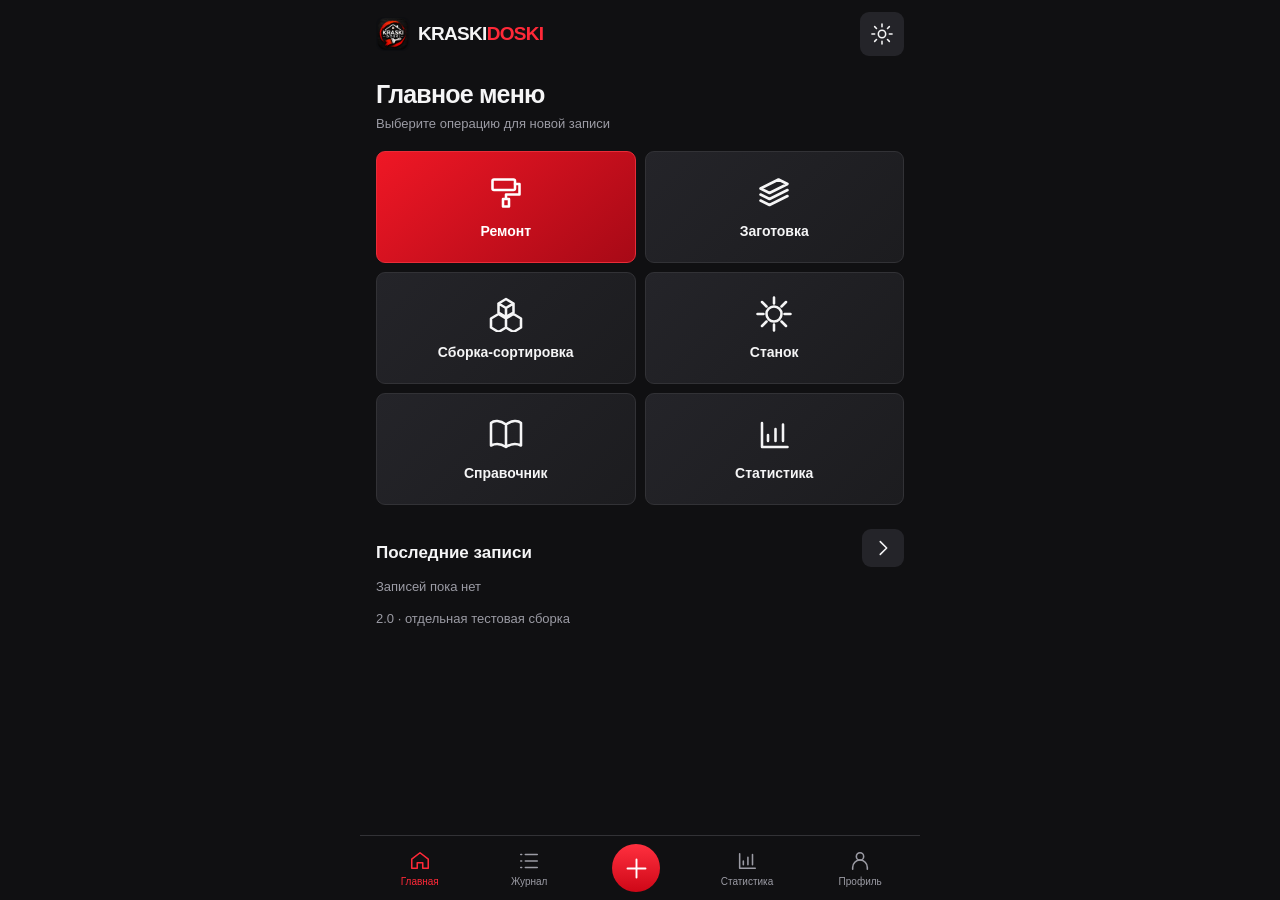
<file: kd2/index.html>
<!doctype html><html lang="ru"><head><meta charset="utf-8"><meta name="viewport" content="width=device-width,initial-scale=1,viewport-fit=cover"><meta name="theme-color" content="#101012"><meta name="apple-mobile-web-app-capable" content="yes"><meta name="apple-mobile-web-app-title" content="KRASKI DOSKI"><meta name="mobile-web-app-capable" content="yes"><meta name="apple-mobile-web-app-status-bar-style" content="default"><link rel="manifest" href="./manifest.webmanifest"><link rel="apple-touch-icon" sizes="180x180" href="https://origame1987.github.io/-/kd2-apple-icon.png"><link rel="icon" type="image/png" href="https://origame1987.github.io/-/kd2-icon-192.png"><title>KRASKI DOSKI 2.0</title><style>
:root{font:15px -apple-system,BlinkMacSystemFont,'Segoe UI',sans-serif;color-scheme:dark;--bg:#101012;--card:#1c1c1f;--line:#323236;--fg:#f5f5f6;--mut:#9b9ba4;--red:#ff2938;--soft:#242429}*{box-sizing:border-box}body{margin:0;background:var(--bg);color:var(--fg)}body.light{color-scheme:light;--bg:#f3f3f5;--card:#fff;--line:#e2e2e6;--fg:#17171b;--mut:#676772;--soft:#eaeaf0;--red:#d80c20}main{max-width:560px;margin:auto;padding:calc(12px + env(safe-area-inset-top)) 16px calc(100px + env(safe-area-inset-bottom))}header{display:flex;align-items:center;gap:8px;margin-bottom:24px}header img{width:34px;height:34px;border-radius:8px}header b{font-size:19px;letter-spacing:-.7px}em{font-style:normal;color:var(--red)}header button{margin-left:auto}h1{font-size:25px;letter-spacing:-.8px;margin:0 0 6px}h2{font-size:17px;margin:20px 0 10px}p{color:var(--mut);margin:5px 0 14px;font-size:13px;line-height:1.4}button,input,select,textarea{font:inherit;color:var(--fg)}button{cursor:pointer;border:0;background:var(--soft);border-radius:9px;padding:11px}button:active{opacity:.75}svg{width:22px;height:22px;vertical-align:middle;flex:none}button svg{pointer-events:none}.tiles{display:grid;grid-template-columns:1fr 1fr;gap:9px;margin:18px 0}.tile{height:112px;display:flex;flex-direction:column;justify-content:center;align-items:center;gap:12px;background:linear-gradient(135deg,var(--soft),var(--card));border:1px solid var(--line);font-weight:650;font-size:14px;line-height:1.15}.tile svg{width:36px;height:36px}.tile:first-child{background:linear-gradient(140deg,#ef1725,#a70916);border-color:#e92c38;color:white}.card{border:1px solid var(--line);background:var(--card);border-radius:12px;padding:12px;margin:9px 0}.row{display:flex;align-items:center;gap:9px;min-height:43px;border-bottom:1px solid var(--line);padding:5px 0}.row:last-child{border:0}.row>svg{color:var(--mut);width:19px;height:19px}.row label{flex:0 1 39%;font-size:12px;color:var(--mut)}.row input,.row select,.row textarea{flex:1;width:0;min-width:0;max-width:100%;background:transparent;border:0;text-align:right;padding:8px 4px;outline:none;box-sizing:border-box;font-size:14px}.row input[type=date],.row input[type=time]{appearance:none;-webkit-appearance:none;display:block;min-width:0;overflow:hidden}.row select{direction:ltr!important;text-align:left!important;unicode-bidi:isolate;min-width:0;flex:1 1 0;appearance:auto}.row:has(select#size),.row:has(select#rs),.row:has(select#operation){flex-wrap:wrap}.row:has(select#size) select,.row:has(select#rs) select,.row:has(select#operation) select{flex:0 0 100%;width:100%;padding:9px 4px}.ref-table{width:100%;border-collapse:collapse;font-size:14px;direction:ltr}.ref-table th,.ref-table td{padding:11px 3px;border-bottom:1px solid var(--line);text-align:left}.ref-table th{font-size:12px;color:var(--mut)}.ref-table td:last-child,.ref-table th:last-child{text-align:right;white-space:nowrap}.ref-table td:first-child{overflow-wrap:anywhere}.ref-search{width:100%;min-width:0}.ref-version{color:var(--mut);font-size:12px}.row input[type=checkbox]{flex:0 0 22px;width:22px;height:22px}.primary{background:linear-gradient(180deg,#ff2433,#c91020);color:white;font-weight:650;width:100%;min-height:46px;margin:10px 0}.small{font-size:12px;padding:8px 10px}.flex{display:flex;align-items:center;gap:8px}.spread{justify-content:space-between}.muted{color:var(--mut);font-size:12px}.metrics{display:grid;grid-template-columns:1fr 1fr;gap:9px}.metric{min-width:0;background:var(--card);border:1px solid var(--line);border-radius:11px;padding:13px;display:grid;gap:8px}.metric svg{color:var(--red)}.metric strong{font-size:21px;letter-spacing:-.7px;overflow-wrap:anywhere}.nav{position:fixed;bottom:0;left:50%;transform:translateX(-50%);width:min(100%,560px);background:var(--bg);border-top:1px solid var(--line);display:flex;align-items:center;justify-content:space-around;padding:8px 5px calc(8px + env(safe-area-inset-bottom));z-index:5}.nav button{background:none;color:var(--mut);font-size:10px;display:flex;flex-direction:column;align-items:center;gap:4px;padding:4px;min-width:53px}.nav button.active{color:var(--red)}.nav button.plus{background:linear-gradient(#ff303f,#ce0717);color:white;border-radius:50%;min-width:48px;width:48px;height:48px;display:grid;place-items:center}.nav button.plus svg{width:27px;height:27px}.record{display:flex;gap:10px;align-items:center;padding:12px 10px;background:var(--card);border:1px solid var(--line);border-radius:10px;margin:5px 0;cursor:pointer}.record>svg{color:var(--red);width:27px;height:27px}.record .info{flex:1;min-width:0}.record b{font-size:14px}.record small{display:block;color:var(--mut);font-size:11px;margin-top:3px;overflow-wrap:anywhere}.right{text-align:right}.datehead{display:flex;justify-content:space-between;font-size:12px;color:var(--mut);padding:10px 0 3px}.filters{display:flex;gap:5px;overflow:auto;margin:12px 0}.filters button{white-space:nowrap;font-size:12px}.filters .active{background:#d91222;color:white}.search{width:100%;padding:12px;background:var(--card);border:1px solid var(--line);border-radius:10px;margin:8px 0}.bars{height:115px;display:flex;gap:6px;align-items:end;padding:8px 0}.bars div{flex:1;min-width:0;text-align:center;font-size:10px;color:var(--mut)}.bars i{display:block;background:linear-gradient(#ff4350,#b40718);border-radius:4px 4px 0 0;margin:0 2px 5px}.donut{width:112px;height:112px;border-radius:50%;display:grid;place-items:center;flex:none}.donut span{border-radius:50%;width:84px;height:84px;background:var(--card);display:grid;place-items:center;font-weight:700;font-size:13px}dialog{max-width:min(92vw,480px);width:100%;background:var(--card);color:var(--fg);border:1px solid var(--line);border-radius:16px;padding:18px}dialog::backdrop{background:#000a}.hide{display:none!important} @media print{.nav,header,button,.filters,.search{display:none!important}body{background:white;color:black}main{padding:0}.card,.record{background:white;color:black;border-color:#aaa}}
</style></head><body><main><header><img src="[data-uri]" alt=""><b>KRASKI<em>DOSKI</em></b><button id="theme" aria-label="Тема"></button></header><section id="screen"></section></main><nav class="nav" id="nav"></nav><dialog id="modal"></dialog><script>
const DS=[{"id": "remont", "title": "Ремонт", "key": "kraski_doski_remont_v2", "withBad": true, "operations": [{"name": "Строганая доска", "rate": 33}, {"name": "Поднятый ворс", "rate": 43}, {"name": "Шпаклёвка", "rate": 33}]}, {"id": "zagotovka", "title": "Заготовка", "key": "kraski_doski_zagotovka_v2", "withBad": true, "operations": [{"name": "Заготовка", "rate": 15}]}, {"id": "sortirovka", "title": "Сборка-сортировка", "key": "kraski_doski_sortirovka_v2", "withBad": false, "operations": [{"name": "Сборка", "rate": 2.5}, {"name": "Сортировка", "rate": 2}]}, {"id": "stanok", "title": "Станок", "key": "kraski_doski_stanok_v1", "withBad": false, "operations": [{"name": "Строганая доска", "rate": 4}, {"name": "Промежутка", "rate": 3}, {"name": "Поднятый ворс", "rate": 3}]}];const sizeSet=['20×95×6000','20×120×6000','20×145×6000','45×95×6000','45×145×6000','45×195×6000'];
const PROFILES={
  'ИБКП':['17×145×6000','17×145×5700','17×145×5400','20×145×6000','20×145×5700','20×145×5400','20×170×6000','20×170×5700','20×170×5400','23×196×6000'],
  'UYW':['20×145×6000','20×145×5700','20×145×5400','20×170×6000','20×170×5700','20×170×5400'],
  'UYS':['20×145×6000','20×145×5700','20×145×5400','20×170×6000','20×170×5700','20×170×5400'],
  'UTV':['20×170×6000'],'UTS':['20×170×6000'],
  'KM4R':sizeSet.flatMap(s=>[s,s+' - 4 стороны']),
  'KM2R':['20×95×6000','20×120×6000','20×145×6000'],
  'Вагонка':['15×121×6000'],'Планкен':['20×145×6000']
};
const $=id=>document.getElementById(id), esc=x=>String(x??'').replace(/[&<>"']/g,c=>({'&':'&amp;','<':'&lt;','>':'&gt;','"':'&quot;',"'":'&#39;'}[c])), num=x=>Number(x)||0, fmt=x=>num(x).toLocaleString('ru-RU',{maximumFractionDigits:2}), money=x=>fmt(x)+' ₽', today=()=>{let d=new Date;return new Date(d-d.getTimezoneOffset()*60000).toISOString().slice(0,10)}, uid=()=>crypto.randomUUID?.()||Date.now()+'-'+Math.random(), read=(k,d)=>{try{return JSON.parse(localStorage.getItem(k))??d}catch{return d}}, KEY='kraski_doski_2_preview', oldcat=()=>read('kraski_doski_catalog_v2',{workers:[],profiles:PROFILES,orders:[],positions:[]});function initial(){return {catalog:oldcat(),apps:Object.fromEntries(DS.map(d=>[d.id,read(d.key,{records:[],operations:d.operations,hourRate:350})])),theme:'dark'}}let state=read(KEY,null)||initial(), page='home', dept=DS[0].id, edit=null, draft=null, filter='all', period=30;const paths={home:'<path d="m3 10 9-7 9 7v10h-6v-6H9v6H3z"/>',list:'<path d="M8 5h13M8 12h13M8 19h13M3 5h1M3 12h1M3 19h1"/>',plus:'<path d="M12 4v16M4 12h16"/>',chart:'<path d="M4 20V4M4 20h17M8 16v-4M13 16V8M18 16V5"/>',user:'<circle cx="12" cy="7" r="4"/><path d="M4 21v-2a8 8 0 0 1 16 0v2"/>',remont:'<rect x="3" y="3" width="15" height="7" rx="1"/><path d="M18 6h3v7h-9v3M10 16h4v5h-4z"/>',zagotovka:'<path d="m3 9 12-6 6 3-12 6zM3 13l6 3 12-6M3 17l6 3 12-6"/>',sortirovka:'<path d="m12 2 5 3v6l-5 3-5-3V5zM12 8l5-3M12 8v6M7 5l5 3M7 12l-5 3v6l5 3 5-3v-6zm10 0 5 3v6l-5 3-5-3v-6z"/>',stanok:'<circle cx="12" cy="12" r="5"/><path d="M12 1v4M12 19v4M1 12h4m14 0h4M4 4l3 3m10 10 3 3m0-16-3 3M7 17l-3 3"/>',book:'<path d="M12 5C8 2 4 2 2 4v15c4-2 7-1 10 1 3-2 6-3 10-1V4c-2-2-6-2-10 1zm0 0v15"/>',calendar:'<rect x="3" y="5" width="18" height="16" rx="2"/><path d="M3 10h18M7 2v6m10-6v6"/>',box:'<path d="m3 7 9-4 9 4v10l-9 4-9-4zm0 0 9 4 9-4m-9 4v10"/>',clock:'<circle cx="12" cy="12" r="9"/><path d="M12 6v6l4 2"/>',money:'<circle cx="12" cy="12" r="9"/><path d="M10 18V6h4a3 3 0 0 1 0 6H8m0 3h7"/>',sun:'<circle cx="12" cy="12" r="4"/><path d="M12 1v3m0 16v3M1 12h3m16 0h3M4 4l2 2m12 12 2 2M20 4l-2 2M6 18l-2 2"/>',chev:'<path d="m9 5 7 7-7 7"/>'};const ico=k=>`<svg viewBox="0 0 24 24" fill="none" stroke="currentColor" stroke-width="1.7" stroke-linecap="round" stroke-linejoin="round">${paths[k]||paths.box}</svg>`;function persist(){try{localStorage.setItem(KEY,JSON.stringify(state));return true}catch(e){alert('Не удалось сохранить данные: '+e.message);return false}}const config=()=>DS.find(d=>d.id===dept), app=()=>state.apps[dept], all=()=>DS.flatMap(d=>(state.apps[d.id]?.records||[]).map(r=>({...r,department:d.id}))), name=id=>DS.find(d=>d.id===id)?.title||id, total=(a,k)=>a.reduce((s,r)=>s+num(r[k]),0);function go(p){page=p;render();window.scrollTo(0,0)}function start(id,r=null,copy=false){dept=id;edit=copy?null:r?.id||null;draft=r?{...r,date:copy?today():r.date}: {date:today(),workerId:app().lastWorkerId||'',mode:'piece',operation:app().operations[0]?.name,qty:'',bad:0,profile:Object.keys(state.catalog.profiles)[0]};go('entry')}function opts(a,v){return a.map(x=>{let [k,t]=Array.isArray(x)?x:[x,x];return `<option value="${esc(k)}" ${String(k)===String(v)?'selected':''}>${esc(t)}</option>`}).join('')}function sel(id,a,v){return `<select id="${id}">${opts(a,v)}</select>`}function inp(id,v='',type='text'){return `<input id="${id}" type="${type}" value="${esc(v)}" ${type==='number'?'min="0" step="any" inputmode="decimal"':''}>`}function row(label,field,k='box'){return `<div class="row">${ico(k)}<label>${label}</label>${field}</div>`}function metric(t,v,k){return `<div class="metric">${ico(k)}<span class="muted">${t}</span><strong>${v}</strong></div>`}function rec(r){return `<div class="record" onclick="openRecord('${esc(r.department)}','${esc(r.id)}')">${ico(r.department)}<div class="info"><b>${esc(name(r.department))}</b><small>${esc(r.operation)} · ${esc(r.order||'—')} / ${esc(r.position||'—')}</small><small>${esc(r.worker||'')} · ${esc(r.profile||'')} ${esc(r.size||'')}</small></div><div class="right"><b>${r.mode==='hour'?fmt(r.hours)+' ч':fmt(r.area)+' м²'}</b><small style="color:var(--red)">${money(r.pay)}</small></div>${ico('chev')}</div>`}function render(){document.body.classList.toggle('light',state.theme==='light');$('theme').innerHTML=ico('sun');$('nav').innerHTML=[['home','Главная','home'],['journal','Журнал','list'],['entry','','plus'],['stats','Статистика','chart'],['settings','Профиль','user']].map(([p,t,k])=>`<button class="${p===page?'active':''} ${p==='entry'?'plus':''}" onclick="${p==='entry'?"start(dept)":`go('${p}')`}">${ico(k)}${t}</button>`).join('');let a=all(),s=$('screen');if(page==='home'){s.innerHTML=`<h1>Главное меню</h1><p>Выберите операцию для новой записи</p><div class="tiles">${DS.map(d=>`<button class="tile" onclick="start('${d.id}')">${ico(d.id)}${d.title}</button>`).join('')}<button class="tile" onclick="go('ref')">${ico('book')}Справочник</button><button class="tile" onclick="go('stats')">${ico('chart')}Статистика</button></div><div class="flex spread"><h2>Последние записи</h2><button class="small" onclick="go('journal')">${ico('chev')}</button></div>${a.sort((x,y)=>String(y.updatedAt||y.date).localeCompare(String(x.updatedAt||x.date))).slice(0,3).map(rec).join('')||'<p>Записей пока нет</p>'}<p>2.0 · отдельная тестовая сборка</p>`}else if(page==='entry')entry();else if(page==='journal'||page==='orders'||page==='report')journal();else if(page==='stats')stats();else if(page==='settings')settings();else reference()}
function entry(){let d=draft||{},c=config(),a=app(),profiles=state.catalog.profiles,pr=d.profile||Object.keys(profiles)[0],sorting=d.sorting||{};let fields=[['sortNumber','№ сортировки'],['sortArea','Площадь сортировки'],['orderQty','Количество в заказе'],['orderGrade','Сорт'],['orderArea','Площадь заказа'],['whABC','ABC'],['whAB','AB'],['whCover','AB (укрывная)'],['whD','D'],['sortNote','Примечание']];$('screen').innerHTML=`<div class="flex spread"><h1>${edit?'Редактирование':'Новая запись'}</h1><button class="small" onclick="repeat()">↻ Повторить</button></div><div class="card">${row('Участок',sel('dep',DS.map(x=>[x.id,x.title]),dept))}${row('Дата работы',inp('date',d.date||today(),'date'),'calendar')}${row('Сотрудник',sel('worker',[['','Выберите'],...state.catalog.workers.filter(w=>w.active!==false||w.id===d.workerId).map(w=>[w.id,w.name])],d.workerId),'user')}${row('Заказ',inp('order',d.order),'list')}${row('Позиция',inp('position',d.position))}${dept==='stanok'?row('Время',inp('machineTime',d.machineTime,'time'),'clock'):''}${row('Начисление',sel('mode',[['piece','Сдельная'],['hour','Почасовая']],d.mode),'money')}</div><div class="card" id="piece">${row('Вид работы',sel('operation',a.operations.map(o=>[o.name,o.name+' · '+fmt(o.rate)+' ₽']),d.operation))}${row('Профиль',sel('profile',Object.keys(profiles),pr))}${row('Размер',sel('size',profiles[pr]||[],d.size))}${row('Количество',inp('qty',d.qty,'number'))}${c.withBad?row('Брак',inp('bad',d.bad||0,'number')):''}${row('Площадь вручную',`<input id="manual" type="checkbox" ${d.manual?'checked':''}>`)}<div id="manualrow">${row('Площадь, м²',inp('manualArea',d.manual?d.area:'','number'))}</div><div id="sorting">${dept==='sortirovka'?fields.map(([k,t])=>row(t,inp(k,sorting[k],['sortArea','orderQty','orderArea','whABC','whAB','whCover','whD'].includes(k)?'number':'text'))).join(''):''}</div></div><div class="card" id="hour">${row('Часы',inp('hours',d.hours,'number'),'clock')}${row('Описание',inp('description',d.description))}</div><div class="metrics" id="result"></div><button class="primary" onclick="save()">Сохранить запись</button>`; $('dep').onchange=()=>start($('dep').value);$('profile').onchange=()=>{$('size').innerHTML=opts(profiles[$('profile').value]||[]);calc()};$('screen').addEventListener('input',calc,{once:false});$('screen').onchange=calc;calc()}
function calc(){if(page!=='entry'||!$('mode'))return;let hour=$('mode').value==='hour',qty=num($('qty').value),bad=num($('bad')?.value),p=$('profile').value,s=$('size').value,[t,w,l]=(s.match(/\d+/g)||[]).map(Number),width=s.includes('4 стороны')?2*(w+t):['KM2R','KM4R'].includes(p)?w+2*t:w,area=$('manual').checked?num($('manualArea').value):num(width*l*Math.max(0,qty-bad)/1e6),hours=num($('hours').value),op=hour?'Почасовая работа':$('operation').value,rate=edit&&draft.operation===op&&Number.isFinite(+draft.rate)?+draft.rate:hour?num(app().hourRate):num(app().operations.find(o=>o.name===op)?.rate),pay=Math.round((hour?hours:area)*rate*100)/100;$('piece').classList.toggle('hide',hour);$('hour').classList.toggle('hide',!hour);$('manualrow').classList.toggle('hide',!$('manual').checked);$('sorting').classList.toggle('hide',op!=='Сортировка');$('result').innerHTML=metric('Выработка',hour?fmt(hours)+' ч':fmt(area)+' м²','chart')+metric('Заработок',`<em>${money(pay)}</em>`,'money');return {mode:hour?'hour':'piece',operation:op,qty:hour?0:qty,bad:hour?0:bad,profile:hour?'':p,size:hour?'':s,area:hour?0:area,hours:hour?hours:0,rate,pay,manual:!hour&&$('manual').checked}}
function save(){let r=calc(),w=state.catalog.workers.find(w=>w.id===$('worker').value),date=$('date').value;if(!w||!date||r.rate<0|| (r.mode==='piece'&&(!Number.isInteger(r.qty)||r.qty<=0||!Number.isInteger(r.bad)||r.bad<0||r.bad>r.qty||!r.area||r.area<0))||(r.mode==='hour'&&r.hours<=0))return alert('Проверьте сотрудника, дату и объём.');Object.assign(r,{id:edit||uid(),department:dept,date,workerId:w.id,worker:w.name,order:$('order').value.trim(),position:$('position').value.trim(),description:r.mode==='hour'?$('description').value:'',updatedAt:new Date().toISOString()});if($('machineTime'))r.machineTime=$('machineTime').value;if(r.operation==='Сортировка'){r.sorting={};for(let k of ['sortNumber','sortArea','orderQty','orderGrade','orderArea','whABC','whAB','whCover','whD','sortNote']){let e=$(k);if(e.type==='number'&&e.value!==''&&(+e.value<0||!Number.isFinite(+e.value)))return alert('Проверьте поля сортировки');r.sorting[k]=e.type==='number'&&e.value!==''?+e.value:e.value}}if(date>today()&&!confirm('Дата в будущем. Продолжить?'))return;if(app().records.some(x=>x.id!==edit&&['date','workerId','order','position','operation','qty','area','hours'].every(k=>String(x[k]??'')===String(r[k]??'')))&&!confirm('Похожая запись уже существует. Сохранить?'))return;let old=app().records.slice();if(edit)app().records=old.map(x=>x.id===edit?r:x);else app().records.unshift(r);app().lastWorkerId=w.id;if(!persist()){app().records=old;return}edit=null;go('journal')}
function repeat(){let r=app().records[0];if(!r)return alert('Нет предыдущих записей');start(dept,r,true)}function openRecord(d,id){let r=state.apps[d].records.find(x=>String(x.id)===id);if(!r)return;let m=$('modal');m.innerHTML=`<h2>${esc(name(d))}</h2><p>${esc(r.date)} · ${esc(r.worker)} · ${money(r.pay)}</p><button class="primary" id="ed">Редактировать</button><button id="del">Удалить запись</button> <button onclick="$('modal').close()">Закрыть</button>`;m.showModal();$('ed').onclick=()=>{m.close();start(d,r)};$('del').onclick=()=>{if(confirm('Удалить запись?')){let a=state.apps[d],old=a.records;a.records=a.records.filter(x=>x!==r);if(!persist())a.records=old;m.close();render()}}}
function journal(){let s=$('screen');s.innerHTML=`<h1>${page==='orders'?'История заказов':page==='report'?'Отчёт':'Журнал'}</h1><div class="filters">${[['all','Все'],...DS.map(d=>[d.id,d.title])].map(([k,t])=>`<button class="${filter===k?'active':''}" onclick="filter='${k}';journal()">${t}</button>`).join('')}</div><input id="search" class="search" placeholder="Поиск заказа, сотрудника, профиля"><div class="card">${row('С даты',inp('from','','date'),'calendar')}${row('По дату',inp('to','','date'),'calendar')}</div><div id="journalList"></div>${page==='report'?'<button class="primary" onclick="window.print()">Печатать / PDF</button><button onclick="csv()">CSV</button>':''}`;for(let k of ['search','from','to'])$(k).oninput=journalRows;journalRows()}function rows(){let q=($('search')?.value||'').toLowerCase(),f=$('from')?.value,t=$('to')?.value;return all().filter(r=>(filter==='all'||r.department===filter)&&(!f||r.date>=f)&&(!t||r.date<=t)&&(!q||[r.order,r.position,r.worker,r.profile,r.operation].join(' ').toLowerCase().includes(q))).sort((a,b)=>String(b.date).localeCompare(String(a.date)))}function journalRows(){let a=rows(),groups={};for(let r of a)(groups[r.date]??=[]).push(r);$('journalList').innerHTML=`<div class="metrics">${metric('Начислено',money(total(a,'pay')),'money')}${metric('Выработка',fmt(total(a,'area'))+' м²','chart')}</div>`+Object.entries(groups).map(([d,rs])=>`<div class="datehead"><b>${esc(d.split('-').reverse().join('.'))}</b>${money(total(rs,'pay'))}</div>${rs.map(rec).join('')}`).join('')+(a.length?'':'<p>Нет записей.</p>')}
function stats(){let end=today(),cut=new Date(end+'T12:00:00');cut.setDate(cut.getDate()-period+1);let from=period===0?'':cut.toISOString().slice(0,10),a=all().filter(r=>!from||r.date>=from&&r.date<=end),days=Array.from({length:7},(_,i)=>{let d=new Date(end+'T12:00:00');d.setDate(d.getDate()-6+i);return d.toISOString().slice(0,10)}),vals=days.map(d=>total(a.filter(r=>r.date===d),'pay')),max=Math.max(1,...vals),areas=DS.map(d=>total(a.filter(r=>r.department===d.id),'area')),sum=areas.reduce((s,x)=>s+x,0),colors=['#ff2333','#ff7781','#a4a4ab','#55555e'];let n=0,stops=areas.map((v,i)=>{let x=n;n+=sum?v/sum*100:0;return colors[i]+' '+x+'% '+n+'%'});$('screen').innerHTML=`<h1>Статистика</h1><div class="filters">${[[1,'Сегодня'],[7,'Неделя'],[30,'Месяц'],[0,'Всё']].map(([k,t])=>`<button class="${k===period?'active':''}" onclick="period=${k};stats()">${t}</button>`).join('')}</div><div class="metrics">${metric('Заработок',money(total(a,'pay')),'money')}${metric('Выработка',fmt(sum)+' м²','chart')}${metric('Записей',a.length,'list')}${metric('Часы',fmt(total(a,'hours'))+' ч','clock')}</div><div class="card"><h2>Динамика заработка · 7 дней</h2><div class="bars">${vals.map((v,i)=>`<div title="${money(v)}"><i style="height:${Math.max(2,v/max*90)}px"></i>${days[i].slice(8)}</div>`).join('')}</div></div><div class="card"><h2>Выработка по участкам</h2><div class="flex"><div class="donut" style="background:${sum?'conic-gradient('+stops.join(',')+')':'var(--line)'}"><span>${fmt(sum)} м²</span></div><div style="flex:1">${DS.map((d,i)=>`<p><span style="color:${colors[i]}">●</span> ${d.title} · ${fmt(areas[i])} м²</p>`).join('')}</div></div></div>`}
function download(n,content,type){let url=URL.createObjectURL(new Blob([content],{type})),a=document.createElement('a');a.href=url;a.download=n;a.click();setTimeout(()=>URL.revokeObjectURL(url),1000)}function backup(){download('kraski-doski-2-'+today()+'.json',JSON.stringify({format:'kraski-doski-full-v2',catalog:state.catalog,apps:state.apps},null,2),'application/json')}function csv(){let cols=['department','date','worker','order','position','operation','profile','size','qty','bad','area','hours','rate','pay'];download('report.csv','\ufeff'+[cols.join(';'),...rows().map(r=>cols.map(k=>'"'+String(r[k]??'').replaceAll('"','""')+'"').join(';'))].join('\r\n'),'text/csv')}
function settings(){$('screen').innerHTML=`<h1>Профиль и настройки</h1><p>Тестовая версия · отдельное хранилище. Основное приложение не изменяется.</p><div class="card"><button class="primary" onclick="go('orders')">История заказов</button><button class="primary" onclick="go('report')">Отчёты и печать</button></div><h2>Сотрудники</h2><div class="card">${state.catalog.workers.map(w=>`<div class="row"><span style="flex:1">${esc(w.name)}</span><button class="small" onclick="toggleWorker('${esc(w.id)}')">${w.active===false?'Включить':'Отключить'}</button></div>`).join('')}${row('Имя',inp('wn'))}${row('Участок',sel('wh',DS.map(d=>[d.id,d.title]),dept))}<button class="primary" onclick="addWorker()">Добавить сотрудника</button></div><h2>Расценки</h2>${DS.map(d=>`<div class="card"><b>${d.title}</b>${state.apps[d.id].operations.map((o,i)=>row(esc(o.name),`<input type="number" min="0" step="any" value="${num(o.rate)}" onchange="setRate('${d.id}',${i},this.value)">`)).join('')}${row('Почасовая',`<input type="number" min="0" step="any" value="${num(state.apps[d.id].hourRate)}" onchange="setRate('${d.id}',-1,this.value)">`)} </div>`).join('')}<h2>Резервные копии</h2><button class="primary" onclick="backup()">Скачать JSON</button><div class="card"><label for="restore">Восстановить полную копию</label><input type="file" id="restore" accept=".json" style="max-width:100%"></div><button onclick="if(confirm('Заменить тестовые данные копией из старого приложения?')){state=initial();persist();render()}">Повторно скопировать старые данные</button>`;$('restore').onchange=async e=>{try{let o=JSON.parse(await e.target.files[0].text());if(o.format!=='kraski-doski-full-v2'||!Array.isArray(o.catalog?.workers)||!o.catalog.profiles||!DS.every(d=>Array.isArray(o.apps?.[d.id]?.records)&&Array.isArray(o.apps[d.id].operations)))throw Error('Нужна полная копия четырёх участков');if(confirm('Заменить только тестовые данные?')){state.catalog=o.catalog;state.apps=o.apps;persist();render()}}catch(e){alert(e.message)}}}function addWorker(){let n=$('wn').value.trim();if(!n)return;if(state.catalog.workers.some(w=>w.name.toLowerCase()===n.toLowerCase()))return alert('Имя уже существует');state.catalog.workers.push({id:uid(),name:n,home:$('wh').value,active:true});persist();settings()}function toggleWorker(id){let w=state.catalog.workers.find(w=>w.id===id);w.active=w.active===false;persist();settings()}function setRate(d,i,v){if(!Number.isFinite(+v)||+v<0)return alert('Проверьте ставку');if(i<0)state.apps[d].hourRate=+v;else state.apps[d].operations[i].rate=+v;persist()}
function areaPerBoard(profile,size){let [t,w,l]=(String(size).match(/\d+/g)||[]).map(Number);if(!(t>0&&w>0&&l>0))return 0;let face=profile==='KM4R'&&String(size).includes('4 стороны')?2*(w+t):['KM2R','KM4R'].includes(profile)?w+2*t:w;return face*l/1e6}
function fmtArea(v){return Number(v||0).toLocaleString('ru-RU',{maximumFractionDigits:4})}
function reference(){let profiles=state.catalog.profiles, rates=DS.flatMap(d=>(state.apps[d.id].operations||[]).map(o=>[String(o.rate),d.title+' · '+o.name+' — '+fmt(o.rate)+' ₽/м²'])), hrs=DS.map(d=>[String(state.apps[d.id].hourRate??350),d.title+' · '+fmt(state.apps[d.id].hourRate??350)+' ₽/ч']);$('screen').innerHTML=`<h1>Справочник</h1><p class="ref-version">Версия 2.2 · обновлённый справочник</p><h2>Калькулятор площади</h2><div class="card">${row('Профиль',sel('rp',Object.keys(profiles)))}${row('Размер',sel('rs',[]))}${row('Количество',inp('rq',100,'number'))}${row('Площадь вручную',inp('rm','','number'))}${row('Работа и ставка',sel('rr',rates))}<div class="metrics"><div class="metric"><span class="muted">Общая площадь</span><strong id="ra"></strong></div><div class="metric"><span class="muted">Стоимость работы</span><strong id="rpPay"></strong></div></div><p id="ra1" class="muted"></p></div><h2>Почасовая работа</h2><div class="card">${row('Часы',inp('rh',2,'number'))}${row('Ставка',sel('rhr',hrs))}<h2 id="rhp"></h2></div><h2>Профили и размеры</h2><input class="search ref-search" id="refSearch" placeholder="Поиск профиля или размера"><div id="refList"></div><h2>Добавить профиль / размер</h2><div class="card">${row('Название',inp('pn'))}${row('Размер, мм',inp('ps'))}<button class="primary" onclick="addSize()">Добавить</button></div>`;function list(){let q=$('refSearch').value.toLowerCase().trim();$('refList').innerHTML=Object.entries(profiles).map(([p,s])=>{let a=s.filter(x=>(p+' '+x).toLowerCase().includes(q));return a.length?`<div class="card"><h2>${esc(p)} · ${a.length}</h2><table class="ref-table"><thead><tr><th>Размер, мм</th><th>Площадь 1 доски</th></tr></thead><tbody>${a.map(x=>`<tr><td dir="ltr">${esc(x)}</td><td>${fmtArea(areaPerBoard(p,x))} м²</td></tr>`).join('')}</tbody></table></div>`:''}).join('')||'<p>Ничего не найдено</p>'}function calculate(){let p=$('rp').value,s=$('rs').value,one=areaPerBoard(p,s),area=$('rm').value!==''?Math.max(0,num($('rm').value)):one*Math.max(0,Math.floor(num($('rq').value)));$('ra').textContent=fmtArea(area)+' м²';$('rpPay').textContent=money(area*num($('rr').value));$('ra1').textContent='Обработка: '+(p==='KM4R'&&s.includes('4 стороны')?'4 стороны':['KM2R','KM4R'].includes(p)?'3 стороны':'1 сторона')+'. Площадь одной доски: '+fmtArea(one)+' м²';$('rhp').textContent=money(Math.max(0,num($('rh').value))*num($('rhr').value))}$('rp').onchange=()=>{$('rs').innerHTML=opts(profiles[$('rp').value]||[]);$('rm').value='';calculate()};$('rs').onchange=()=>{$('rm').value='';calculate()};for(let id of ['rq','rm','rr','rh','rhr']){$(id).oninput=calculate;$(id).onchange=calculate}$('refSearch').oninput=list;$('rp').onchange();list()}
function addSize(){let p=$('pn').value.trim(),s=$('ps').value.trim().replace(/[xх*]/gi,'×').replace(/\s*×\s*/g,'×');if(!p||!/^\d+×\d+×\d+( - 4 стороны)?$/.test(s))return alert('Пример: 20×145×6000');let a=state.catalog.profiles[p]??=[];if(!a.includes(s))a.push(s);persist();reference()}$('theme').onclick=()=>{state.theme=state.theme==='light'?'dark':'light';document.body.classList.toggle('light',state.theme==='light');persist()};if(!read(KEY,null))persist();render();
</script></body></html>
</file>
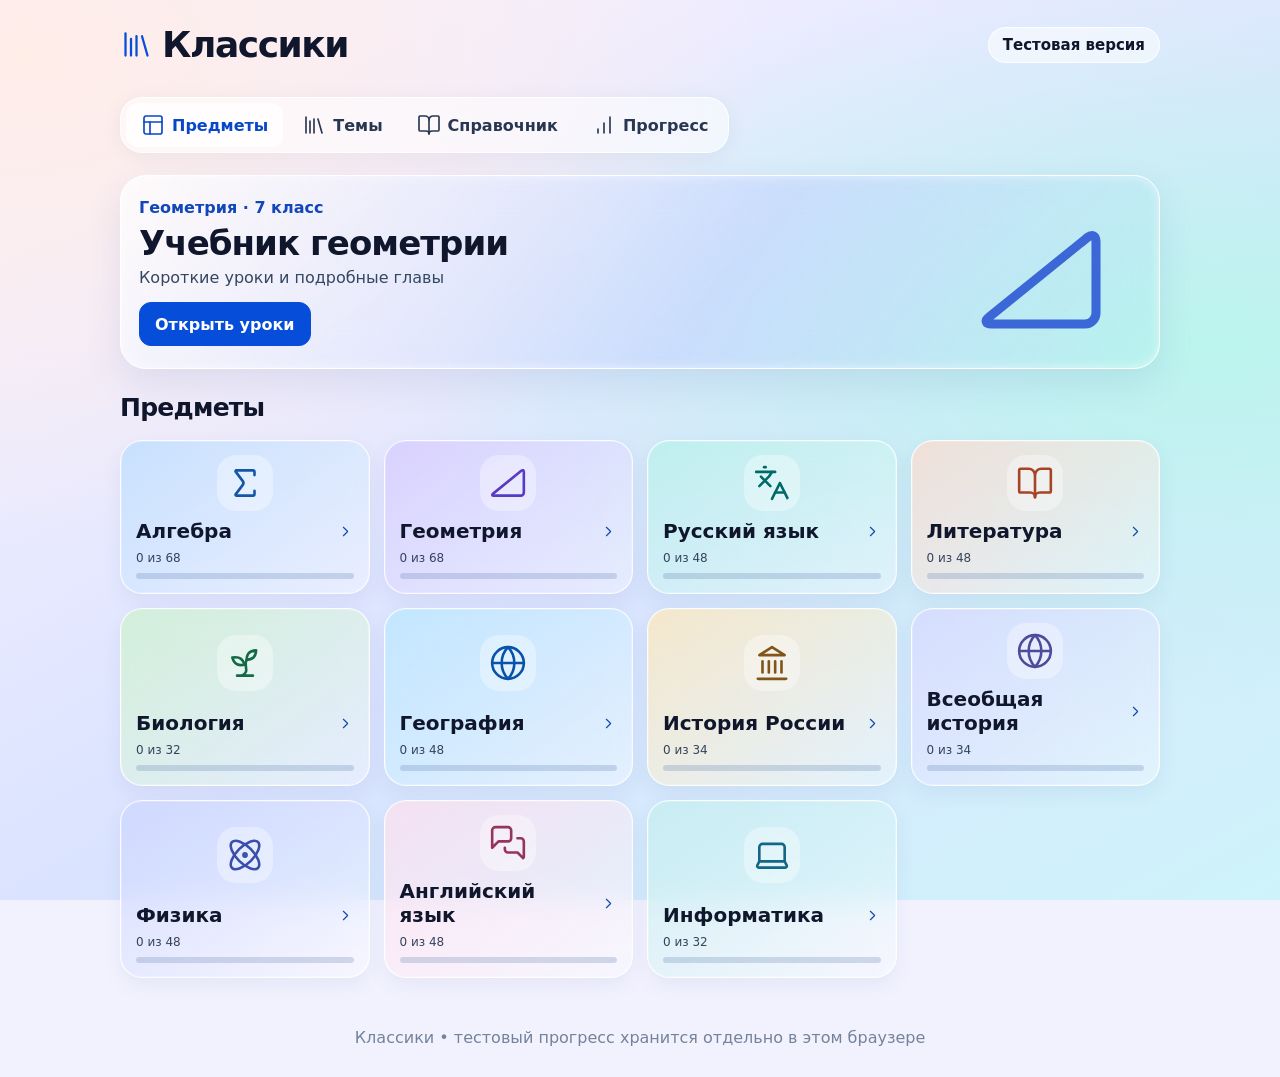
<file: klassiki-preview/index.html>
<!doctype html><html lang="ru"><head><meta charset="utf-8"><meta name="robots" content="noindex"><base href="../klassiki/"><script>
const localStorage = {
  getItem(key) { return window.localStorage.getItem('klassiki-glass-preview:' + key); },
  setItem(key, value) { window.localStorage.setItem('klassiki-glass-preview:' + key, value); },
};
</script><meta name="viewport" content="width=device-width,initial-scale=1,viewport-fit=cover"><meta name="theme-color" content="#f2f2ff"><title>Классики — 7 класс</title><style>
:root{font-family:system-ui,-apple-system,sans-serif;color:#1b2941;background:#f3f6fc}*{box-sizing:border-box}body{margin:0}header{background:#263d63;color:white;padding:20px max(18px,calc((100% - 1080px)/2))}header h1{margin:0;font-size:27px}header p{margin:6px 0 0;color:#d7e5ff}.wrap{max-width:1080px;margin:auto;padding:20px}nav{display:flex;gap:8px;flex-wrap:wrap;margin:0 0 22px}button{font:inherit;cursor:pointer;border:1px solid #cad5e8;background:white;border-radius:12px;padding:10px 15px;color:#263d63}[hidden]{display:none!important}button.active,.primary{background:#315bb2;color:white;border-color:#315bb2}.grid{display:grid;grid-template-columns:repeat(auto-fit,minmax(235px,1fr));gap:14px}.card,.panel{background:white;border:1px solid #e0e6f2;border-radius:18px;padding:20px;box-shadow:0 4px 15px #24395c0b}.card h3{margin:5px 0 10px}.muted{color:#63728b;font-size:14px}.pill{display:inline-block;background:#e9effc;color:#315bb2;padding:5px 9px;border-radius:20px;font-size:12px}h2{margin:0 0 18px}h3{line-height:1.4}.list{display:grid;gap:9px}.item{display:flex;align-items:center;justify-content:space-between;text-align:left;width:100%;gap:12px}.done{color:#16794b}select,input{font:inherit;padding:10px;border:1px solid #cad5e8;border-radius:10px;max-width:100%}.toolbar{display:flex;flex-wrap:wrap;gap:10px;margin-bottom:18px}.lesson{line-height:1.75;font-size:17px;max-width:760px}.lesson p{margin:12px 0}.lesson li{margin:8px 0}.question{background:#f2f6ff;padding:15px;border-radius:14px;margin:15px 0}.answer{display:block;margin:7px 0}.progress{height:9px;background:#e2e8f2;border-radius:20px;overflow:hidden}.progress span{display:block;height:100%;background:#3b78d8}.small{font-size:13px}footer{text-align:center;padding:30px;color:#74839b}@media(max-width:600px){.wrap{padding:14px}.card,.panel{padding:16px}header{padding:18px}.lesson{font-size:16px}}
</style><link rel="stylesheet" href="../klassiki-preview/glass.css?v=1"></head><body><header><div class="brand"><h1><svg class="icon" aria-hidden="true"><use href="../klassiki-preview/glass-icons.svg#library"></use></svg>Классики</h1><small>Тестовая версия</small></div></header><main class="wrap"><nav id="nav" aria-label="Разделы учебника"></nav><div id="app"></div></main><footer>Классики • тестовый прогресс хранится отдельно в этом браузере</footer><script>
const SUBJECTS=[
['Алгебра',['Выражения и преобразования','Уравнения с одной переменной','Функции и графики','Степень с натуральным показателем','Одночлены и многочлены','Формулы сокращённого умножения','Разложение на множители','Системы линейных уравнений']],
['Геометрия',['Начальные геометрические сведения','Смежные и вертикальные углы','Треугольники и признаки равенства','Медианы, биссектрисы и высоты','Параллельные прямые','Сумма углов треугольника','Прямоугольные треугольники','Построения циркулем и линейкой']],
['Русский язык',['Повторение изученного','Причастие','Причастный оборот','Деепричастие','Деепричастный оборот','Наречие','Категория состояния','Предлог, союз и частица','Междометие и повторение']],
['Литература',['Предания и былины','Древнерусская литература','Литература XVIII века','Пушкин и Лермонтов','Гоголь и Тургенев','Некрасов и Салтыков-Щедрин','Чехов и русская проза','Литература XX века','Зарубежная литература']],
['История России',['Россия в начале XVI века','Василий III и объединение земель','Иван IV и реформы','Опричнина','Внешняя политика XVI века','Культура и быт XVI века','Смутное время','Первые Романовы','Россия во второй половине XVII века']],
['Всеобщая история',['Великие географические открытия','Возрождение и гуманизм','Реформация в Европе','Абсолютизм и европейские государства','Английская революция','Научная революция','Просвещение','Колонии и международные отношения']],
['Биология',['Систематика растений','Водоросли','Споровые растения','Семенные растения','Развитие растительного мира','Растительные сообщества','Растения и человек','Грибы, лишайники и бактерии']],
['География',['Географическая оболочка','Литосфера и рельеф Земли','Атмосфера и климат','Мировой океан','Природные зоны','Население Земли','Африка','Австралия и Океания','Южная Америка','Северная Америка','Евразия']],
['Физика',['Физика и физические методы','Измерения и погрешности','Строение вещества','Механическое движение','Масса и плотность','Сила и законы движения','Давление твёрдых тел','Давление жидкостей и газов','Работа, мощность и энергия']],
['Английский язык',['Family and friends','School life','Daily routines','Past events','Travel and places','Food and health','Future plans','Nature and environment']],
['Информатика',['Компьютеры и программы','Файлы и папки','Сети и цифровая грамотность','Кодирование и измерение информации','Текстовые документы','Графика и звук','Мультимедийные презентации']],
['Обществознание',['Человек и общество','Общение и отношения','Социальные нормы','Права и обязанности','Государство и гражданин','Экономика семьи','Труд и профессии','Культура и духовные ценности']]
];
const KEY='klassiki7-progress-v1';let progress={};try{progress=JSON.parse(localStorage.getItem(KEY)||'{}')}catch{};if(!progress||typeof progress!=='object'||Array.isArray(progress))progress={};let page='home',subject=0,quarter=1,topic=0;const app=document.getElementById('app'),nav=document.getElementById('nav');
const esc=s=>String(s).replace(/[&<>"]/g,c=>({'&':'&amp;','<':'&lt;','>':'&gt;','"':'&quot;'}[c]));
function ids(s,q){if(s===1){return ({1:[0,1,2,3],2:[4,5],3:[6],4:[7]})[q]||[]}return SUBJECTS[s][1].map((_,i)=>i).filter(i=>Math.floor(i*4/SUBJECTS[s][1].length)+1===q)}
function key(s,i){return s+'-'+i}function save(){localStorage.setItem(KEY,JSON.stringify(progress))}
function yearSummary(s){if(s===0)return window.algebraYearSummary?.();if(s===2)return window.russianYearSummary?.();if(s===3)return window.literatureYearSummary?.();if(s===6)return window.biologyYearSummary?.();if(s===7)return window.geographyYearSummary?.();if(s===8)return window.physicsYearSummary?.();if(s===9)return window.englishYearSummary?.();if(s===10)return window.informaticsYearSummary?.();if(s===4||s===5)return window.historyYearSummary?.(s)}
function totalTopics(s){return yearSummary(s)?.total??SUBJECTS[s][1].length}
function count(s){const year=yearSummary(s);if(year)return year.done;return SUBJECTS[s][1].filter((_,i)=>progress[key(s,i)]).length}
function percent(s){return Math.round(count(s)/totalTopics(s)*100)}
function go(p){page=p;render();window.scrollTo(0,0)}
function setSubject(i){subject=i;if(i===0&&window.algebraYearStart){window.algebraYearStart();return}if(i===2&&window.russianYearStart){window.russianYearStart();return}if(i===3&&window.literatureYearStart){window.literatureYearStart();return}if(i===6&&window.biologyYearStart){window.biologyYearStart();return}if(i===7&&window.geographyYearStart){window.geographyYearStart();return}if(i===8&&window.physicsYearStart){window.physicsYearStart();return}if(i===9&&window.englishYearStart){window.englishYearStart();return}if(i===10&&window.informaticsYearStart){window.informaticsYearStart();return}if((i===4||i===5)&&window.historyYearStart){window.historyYearStart(i);return}if(i===1&&window.geometryYearStart){window.geometryYearStart();return}go('subject')}function setQuarter(i){quarter=i;render()}
function lesson(s,i){subject=s;topic=i;go('lesson')}
function toggle(s,i){progress[key(s,i)]=!progress[key(s,i)];save();render()}
function filterTopics(value){const q=String(value||'').trim().toLocaleLowerCase('ru');let n=0;app.querySelectorAll('.list .item').forEach(b=>{const ok=b.textContent.toLocaleLowerCase('ru').includes(q);b.hidden=!ok;if(ok)n++});let m=document.getElementById('topic-search-empty');if(!m){m=document.createElement('p');m.id='topic-search-empty';m.className='muted';app.querySelector('.list').after(m)}m.textContent=n?'':'Темы по запросу не найдены.'}
const subjectIcons=['sigma','triangle-ruler','languages','book-open','landmark','globe','sprout','globe','atom','messages-square','laptop'];
const subjectColors=[['#b8dcffb8','#1555a6'],['#d3c8ffb8','#593ac2'],['#b6f1eab8','#006b66'],['#ffdacdb8','#a74427'],['#ffe9b8b8','#80541a'],['#d7d8ffb8','#4c4c9a'],['#cbf2cbb8','#146947'],['#b7e8ffb8','#0753a9'],['#cbd5ffb8','#3c4eac'],['#ffdfedb8','#96345b'],['#c3eeeeb8','#146586']];
const glassIcon=id=>'<svg class="icon" aria-hidden="true"><use href="../klassiki-preview/glass-icons.svg#'+id+'"></use></svg>';
function navHtml(){
 const selected=page==='home'||page==='reference'||page==='progress'?page:'subject';
 nav.innerHTML=[['home','Предметы','panels-top-left'],['subject','Темы','library'],['reference','Справочник','book-open'],['progress','Прогресс','chart-no-axes-column-increasing']].map(([id,label,icon])=>
  '<button data-page="'+id+'" class="'+(selected===id?'active':'')+'" '+(selected===id?'aria-current="page" ':'')+'onclick="go(\''+id+'\')">'+glassIcon(icon)+label+'</button>').join('');
}
function homeHero(){
 const chapter=window.KlassikiTextbook?.get(progress['geometry-textbook-current']);
 const title=chapter?.title==='Угол, его стороны и вершина. Измерение углов'?'Измерение углов':chapter?.title;
 const action=chapter?'geometryTextbookOpen('+chapter.id+')':'geometryYearStart()';
 return '<section class="home-hero"><div class="hero-copy"><p class="eyebrow">'+(chapter?'Продолжить урок':'Геометрия · 7 класс')+'</p><h2>'+
  esc(title||'Учебник геометрии')+'</h2><p>'+ (chapter?'Геометрия':'Короткие уроки и подробные главы')+
  '</p><button class="primary" onclick="'+action+'">'+(chapter?'Продолжить':'Открыть уроки')+'</button></div>'+
  glassIcon('triangle-ruler').replace('class="icon"','class="icon hero-icon"')+'</section>';
}
function render(){navHtml();if(page==='home'){
 app.innerHTML=homeHero()+'<h2 class="home-title">Предметы</h2><div class="home-subjects">'+[0,1,2,3,6,7,4,5,8,9,10].map(i=>{
  const [name]=SUBJECTS[i];
  const [tint,symbol]=subjectColors[i];
  const geometry=i===1?window.KlassikiGeometryYear?.flat():null;
  const total=geometry?.length??totalTopics(i);
  const done=geometry?geometry.filter((_,n)=>progress["geometry-year-done-"+n]===true).length:count(i);
  return '<button class="subject-tile" onclick="setSubject('+i+')" style="--tint:'+tint+';--symbol:'+symbol+'">'+
   glassIcon(subjectIcons[i]).replace('class="icon"','class="icon subject-icon"')+
   '<span class="subject-title">'+esc(name)+glassIcon('chevron-right')+'</span><span class="subject-meta">'+done+' из '+total+'</span>'+
   '<span class="progress" aria-hidden="true"><span style="width:'+Math.round(done/total*100)+'%"></span></span></button>';
 }).join('')+'</div>';return}

if(page==='subject'){let topics=SUBJECTS[subject][1];app.innerHTML='<h2>'+esc(SUBJECTS[subject][0])+'</h2><div class="toolbar">'+[1,2,3,4].map(q=>'<button class="'+(quarter===q?'active':'')+'" onclick="setQuarter('+q+')">'+q+' четверть</button>').join('')+'</div><div class="panel"><h3>Темы четверти</h3><p><input type="search" id="topic-search" aria-label="Поиск по темам четверти" placeholder="Найти тему…" oninput="filterTopics(this.value)" style="width:100%;max-width:420px"></p><p class="muted">Распределение предварительное: порядок уточняется по школьной программе.</p><div class="list">'+ids(subject,quarter).map(i=>'<button class="item" onclick="lesson('+subject+','+i+')"><span>'+(i+1)+'. '+esc(topics[i])+'</span><span class="'+(progress[key(subject,i)]?'done':'muted')+'">'+(progress[key(subject,i)]?'✓ Пройдено':'Изучить →')+'</span></button>').join('')+'</div></div>';return}
if(page==='lesson'){let name=SUBJECTS[subject][1][topic];app.innerHTML='<div class="panel lesson"><button onclick="go(\'subject\')">← К темам</button><p class="pill">'+esc(SUBJECTS[subject][0])+' • Оглавление</p><h2>'+esc(name)+'</h2><p><strong>Материал пока не опубликован.</strong> Это пункт оглавления, а не готовый урок.</p><p class="muted">Новые отметки о прохождении пустой темы недоступны. Ранее сохранённый прогресс не изменяется.</p></div>';return}
if(page==='reference'){app.innerHTML='<h2>Справочник 7 класса</h2><div class="toolbar"><input id="search" placeholder="Поиск по справочнику…" oninput="filterRef(this.value)"></div><div id="ref-list"></div>';filterRef('');return}
if(page==='progress'){let total=SUBJECTS.reduce((a,s,i)=>a+(s[0]==='Обществознание'?0:totalTopics(i)),0),done=SUBJECTS.reduce((a,s,i)=>a+(s[0]==='Обществознание'?0:count(i)),0);app.innerHTML='<h2>Мой прогресс</h2><div class="panel"><h3>'+done+' из '+total+' тем</h3><div class="progress"><span style="width:'+Math.round(done/total*100)+'%"></span></div><p class="muted">Сохранено только в этом браузере. Для переноса используй экспорт и импорт.</p><button onclick="exportData()">Экспорт прогресса</button> <button onclick="document.getElementById(\'import\').click()">Импорт прогресса</button><input hidden id="import" type="file" accept=".json,application/json" onchange="importData(this)"></div><div class="grid" style="margin-top:15px">'+SUBJECTS.map(([n],i)=>n==='Обществознание'?'':'<div class="card"><b>'+esc(n)+'</b><p>'+percent(i)+'%</p><div class="progress"><span style="width:'+percent(i)+'%"></span></div></div>').join('')+'</div>';return}}
const REF=[
['Алгебра','Линейное уравнение','Уравнение ax + b = 0 при a ≠ 0 имеет решение x = −b/a. Проверка: подставь найденное число в исходное уравнение.'],
['Алгебра','Свойства степеней','aᵐ · aⁿ = aᵐ⁺ⁿ; aᵐ / aⁿ = aᵐ⁻ⁿ (a ≠ 0); (aᵐ)ⁿ = aᵐⁿ.'],
['Алгебра','Формулы сокращённого умножения','(a + b)² = a² + 2ab + b²; (a − b)² = a² − 2ab + b²; (a − b)(a + b) = a² − b².'],
['Геометрия','Сумма углов треугольника','Сумма внутренних углов любого треугольника равна 180°. Внешний угол равен сумме двух внутренних углов, не смежных с ним.'],
['Геометрия','Вертикальные углы','Вертикальные углы равны. Смежные углы в сумме дают 180°.'],
['Физика','Скорость','v = s/t; путь s = vt; время t = s/v. В СИ скорость измеряется в м/с.'],
['Физика','Плотность','ρ = m/V. Масса m = ρV. Единица СИ: кг/м³.'],
['Физика','Давление','p = F/S. Единица давления — паскаль (Па), 1 Па = 1 Н/м².'],
['Русский язык','Причастие','Причастие обозначает признак предмета по действию и отвечает на вопросы какой? какая? какое? какие?'],
['Русский язык','Деепричастие','Деепричастие обозначает добавочное действие при основном действии глагола. Деепричастный оборот обычно выделяется запятыми.'],
['История России','Хронология XVI–XVII веков','1547 — венчание Ивана IV на царство; 1565 — начало опричнины; 1613 — избрание Михаила Романова; 1649 — Соборное уложение.'],
['География','Масштаб карты','Масштаб 1:100 000 означает, что 1 см на карте соответствует 1 км на местности.'],
['Английский язык','Past Simple','Для правильных глаголов обычно добавляется -ed; для неправильных используется вторая форма. В вопросах и отрицаниях применяется did + начальная форма глагола.'],
['Информатика','Единицы информации','1 байт = 8 бит; 1 КиБ = 1024 байта; 1 МиБ = 1024 КиБ.']
];
function filterRef(q){let a=REF.filter(x=>x.join(' ').toLowerCase().includes(q.toLowerCase()));document.getElementById('ref-list').innerHTML='<div class="grid">'+a.map(x=>'<article class="card"><span class="pill">'+esc(x[0])+'</span><h3>'+esc(x[1])+'</h3><p>'+esc(x[2])+'</p></article>').join('')+'</div>'+(a.length?'':'<p>Ничего не найдено.</p>')}
function exportData(){let blob=new Blob([JSON.stringify({version:2,progress,geometryQuarter:JSON.parse(localStorage.getItem('geometry7-q1-v1')||'{}'),geometryAssessments:JSON.parse(localStorage.getItem('geometry7-q1-assessments-v1')||'{}'),geometryTextbookQuiz:JSON.parse(localStorage.getItem('klassiki-textbook-quiz-v1')||'{}'),geometryTriangleAssessment:JSON.parse(localStorage.getItem('geometry7-q1-triangles-assessment-v1')||'[]')},null,2)],{type:'application/json'}),a=document.createElement('a');a.href=URL.createObjectURL(blob);a.download='klassiki-progress.json';a.click();setTimeout(()=>URL.revokeObjectURL(a.href),1000)}
function validatedProgress(source){
if(!source||typeof source!=='object'||Array.isArray(source))throw Error('Invalid progress');
const result={};
for(const [k,v] of Object.entries(source)){
if(k==='mistakes-v1'&&Array.isArray(v)){result[k]=v.filter(e=>e&&typeof e==='object'&&!Array.isArray(e)&&/^\\d+-\\d+$/.test(String(e.id||''))&&Number.isInteger(e.question)&&e.question>=0&&e.question<100&&['prompt','chosen','answer','explanation','date'].every(f=>typeof e[f]==='string'&&e[f].length<=3000)).slice(0,150);continue}
if((/^\d+-\d+$/.test(k)||/^geometry-textbook-done-(?:[0-9]|1[0-5])$/.test(k))&&typeof v==='boolean')result[k]=v;
else if(/^geometry-year-done-(?:[0-9]|[1-5][0-9]|6[0-7])$/.test(k)&&typeof v==='boolean')result[k]=v;
else if(k==='geometry-year-current'&&Number.isInteger(v)&&v>=0&&v<68)result[k]=v;
else if(/^algebra-year-done-(?:[0-9]|[1-5][0-9]|6[0-7])$/.test(k)&&typeof v==='boolean')result[k]=v;
else if(k==='algebra-year-current'&&Number.isInteger(v)&&v>=0&&v<68)result[k]=v;
else if(/^history-year-[45]-done-(?:[0-9]|[12][0-9]|3[0-3])$/.test(k)&&typeof v==='boolean')result[k]=v;
else if(/^history-year-[45]-current$/.test(k)&&Number.isInteger(v)&&v>=0&&v<34)result[k]=v;
else if(/^russian-year-done-(?:[0-9]|[1-3][0-9]|4[0-7])$/.test(k)&&typeof v==='boolean')result[k]=v;
else if(k==='russian-year-current'&&Number.isInteger(v)&&v>=0&&v<48)result[k]=v;
else if(/^literature-year-done-(?:[0-9]|[1-3][0-9]|4[0-7])$/.test(k)&&typeof v==='boolean')result[k]=v;
else if(k==='literature-year-current'&&Number.isInteger(v)&&v>=0&&v<48)result[k]=v;
else if(/^physics-year-done-(?:[0-9]|[1-3][0-9]|4[0-7])$/.test(k)&&typeof v==='boolean')result[k]=v;
else if(k==='physics-year-current'&&Number.isInteger(v)&&v>=0&&v<48)result[k]=v;
else if(/^biology-year-done-(?:[0-9]|[12][0-9]|3[01])$/.test(k)&&typeof v==='boolean')result[k]=v;
else if(k==='biology-year-current'&&Number.isInteger(v)&&v>=0&&v<32)result[k]=v;
else if(/^geography-year-done-(?:[0-9]|[1-3][0-9]|4[0-7])$/.test(k)&&typeof v==='boolean')result[k]=v;
else if(k==='geography-year-current'&&Number.isInteger(v)&&v>=0&&v<48)result[k]=v;
else if(/^english-year-done-(?:[0-9]|[1-3][0-9]|4[0-7])$/.test(k)&&typeof v==='boolean')result[k]=v;
else if(k==='english-year-current'&&Number.isInteger(v)&&v>=0&&v<48)result[k]=v;
else if(/^informatics-year-done-(?:[0-9]|[12][0-9]|3[01])$/.test(k)&&typeof v==='boolean')result[k]=v;
else if(k==='informatics-year-current'&&Number.isInteger(v)&&v>=0&&v<32)result[k]=v;
else if(/^informatics-year-check-(?:7|15|23|31)$/.test(k)&&v&&Number.isSafeInteger(v.attempts)&&v.attempts>0&&Number.isInteger(v.best)&&v.best>=0&&v.best<=4)result[k]={attempts:v.attempts,best:v.best};
else if(k==='geometry-textbook-current'&&Number.isInteger(v)&&v>=0&&v<=15)result[k]=v;
else if(/^quiz-\d+-\d+$/.test(k)&&v&&typeof v==='object'&&Number.isInteger(v.correct)&&Number.isInteger(v.total)&&v.total>0&&v.total<=1000&&v.correct>=0&&v.correct<=v.total&&typeof v.date==='string'&&!Number.isNaN(Date.parse(v.date)))result[k]={correct:v.correct,total:v.total,date:v.date};
}
return result;
}
async function importData(input){let f=input.files[0];if(!f)return;try{let data=JSON.parse(await f.text());let restored=validatedProgress(data.progress);progress={...progress,...restored};save();for(const [field,storage] of [['geometryQuarter','geometry7-q1-v1'],['geometryAssessments','geometry7-q1-assessments-v1']]){const incoming=data[field];if(incoming&&typeof incoming==='object'&&!Array.isArray(incoming)){const clean={};for(const [k,v] of Object.entries(incoming)){if(!/^(?:[0-9]|1[0-5])$/.test(k)||!v||typeof v!=='object'||Array.isArray(v))continue;if(field==='geometryQuarter'){const attempts=Array.isArray(v.attempts)?v.attempts.filter(a=>a&&typeof a==='object'&&typeof a.correct==='boolean'&&Number.isInteger(a.chosen)&&a.chosen>=0&&a.chosen<3&&typeof a.date==='string').slice(-20):[];clean[k]={done:v.done===true,attempts}}else if(Array.isArray(v.scores)&&v.scores.length===10&&v.scores.every(n=>Number.isInteger(n)&&n>=0&&n<=4)){clean[k]={scores:v.scores,total:v.scores.reduce((a,b)=>a+b,0),max:Number.isInteger(v.max)?v.max:40,date:typeof v.date==='string'?v.date:''}}}const oldState=JSON.parse(localStorage.getItem(storage)||'{}');localStorage.setItem(storage,JSON.stringify({...clean,...oldState}))}}const incomingQuiz=data.geometryTextbookQuiz;if(incomingQuiz&&typeof incomingQuiz==='object'&&!Array.isArray(incomingQuiz)){const cleanQuiz={};for(const [chapter,attempts] of Object.entries(incomingQuiz)){if(!/^(?:[0-9]|1[0-5])$/.test(chapter)||!Array.isArray(attempts))continue;const valid=attempts.filter(a=>a&&typeof a==='object'&&!Array.isArray(a)&&Number.isInteger(a.score)&&Number.isInteger(a.total)&&a.total>=1&&a.total<=100&&a.score>=0&&a.score<=a.total&&typeof a.date==='string'&&!Number.isNaN(Date.parse(a.date))).slice(-30).map(a=>({date:a.date,score:a.score,total:a.total}));if(valid.length)cleanQuiz[chapter]=valid}let oldQuiz={};try{oldQuiz=JSON.parse(localStorage.getItem('klassiki-textbook-quiz-v1')||'{}')}catch{};if(!oldQuiz||typeof oldQuiz!=='object'||Array.isArray(oldQuiz))oldQuiz={};for(const [chapter,attempts] of Object.entries(cleanQuiz)){const existing=Array.isArray(oldQuiz[chapter])?oldQuiz[chapter]:[];const seen=new Set();oldQuiz[chapter]=[...existing,...attempts].filter(a=>{const key=JSON.stringify([a.date,a.score,a.total]);if(seen.has(key))return false;seen.add(key);return true}).slice(-30)}localStorage.setItem('klassiki-textbook-quiz-v1',JSON.stringify(oldQuiz))}const triangleRecords=data.geometryTriangleAssessment;if(Array.isArray(triangleRecords)){const valid=triangleRecords.filter(a=>a&&typeof a==='object'&&!Array.isArray(a)&&typeof a.date==='string'&&!Number.isNaN(Date.parse(a.date))&&Array.isArray(a.scores)&&a.scores.length===10&&a.scores.every(n=>Number.isInteger(n)&&n>=0&&n<=4)&&Number.isInteger(a.total)&&a.total===a.scores.reduce((sum,n)=>sum+n,0)&&Number.isInteger(a.max)&&a.max>=a.total&&a.max<=40).slice(-30);let previous=[];try{const stored=JSON.parse(localStorage.getItem('geometry7-q1-triangles-assessment-v1')||'[]');if(Array.isArray(stored))previous=stored}catch{}const seen=new Set();const merged=[...previous,...valid].filter(a=>{const id=JSON.stringify([a.date,a.scores,a.total]);if(seen.has(id))return false;seen.add(id);return true}).slice(-30);localStorage.setItem('geometry7-q1-triangles-assessment-v1',JSON.stringify(merged))}render();alert('Прогресс и результаты тестов восстановлены. Существующие записи сохранены.')}catch{alert('Не удалось прочитать файл прогресса')}finally{input.value=''}}
render();
</script><script src="./lesson-readings.js?v=1"></script><script src="./lessons.js?v=3"></script><script src="./textbook-history.js?v=3"></script><script src="./world-history-block1.js?v=4"></script><script src="./world-history-block2.js?v=5"></script><script src="./russian-history-overviews.js?v=6"></script><script src="./world-history-chapter01-full.js?v=7"></script><script src="./world-history-chapter02-full.js?v=8"></script><script src="./world-history-chapter03-full.js?v=9"></script><script src="./world-history-chapter04-full.js?v=10"></script><script src="./world-history-chapter05-full.js?v=11"></script><script src="./russian-block1.js?v=1"></script><script src="./russian-block2.js?v=1"></script><script src="./algebra-block1.js?v=2"></script><script src="./algebra-block2.js?v=1"></script><script src="./algebra-block3.js?v=1"></script><script src="./geometry-chapter01.js?v=1"></script><script src="./geometry-chapter02.js?v=1"></script><script src="./geometry-chapter03.js?v=1"></script><script src="./geometry-chapter04.js?v=1"></script><script src="./geometry-quarter1-course.js?v=3"></script><script src="./geometry-quarter1-assessments.js?v=2"></script><script src="./geometry-textbook-registry.js?v=2"></script><script src="./geometry-textbook-lesson00.js?v=3"></script><script src="./geometry-textbook-lesson01.js?v=1"></script><script src="./geometry-textbook-lesson02.js?v=2"></script><script src="./geometry-textbook-lesson03.js?v=3"></script><script src="./geometry-textbook-lesson04.js?v=2"></script><script src="./geometry-textbook-lesson05.js?v=3"></script><script src="./geometry-textbook-lesson06.js?v=3"></script><script src="./geometry-textbook-lesson07.js?v=2"></script><script src="./geometry-textbook-lesson08.js?v=2"></script><script src="./geometry-textbook-lesson09.js?v=1"></script><script src="./geometry-textbook-lesson10.js?v=3"></script><script src="./geometry-textbook-lesson11.js?v=4"></script><script src="./geometry-textbook-lesson12.js?v=3"></script><script src="./geometry-textbook-lesson13.js?v=2"></script><script src="./geometry-textbook-lesson14.js?v=2"></script><script src="./geometry-textbook-lesson15.js?v=1"></script><script src="./geometry-proof-workshop.js?v=1"></script><script src="./geometry-foundations-guide.js?v=2"></script><script src="../klassiki-preview/geometry-textbook-view.js?v=6"></script><script src="./geometry-triangles-assessment.js?v=2"></script><script src="./geometry-reference-quarter1.js?v=2"></script><script src="./geometry-year-data.js?v=2"></script><script src="./geometry-year-videos.js?v=1"></script><script src="../klassiki-preview/geometry-year-view.js?v=5"></script><script src="./algebra-year-data.js?v=1"></script><script src="./year-course-view.js?v=7"></script><script src="./algebra-year-view.js?v=2"></script><script src="./history-year-data.js?v=1"></script><script src="./history-year-view.js?v=2"></script><script src="./russian-year-data.js?v=1"></script><script src="./russian-year-view.js?v=1"></script><script src="./literature-year-data.js?v=1"></script><script src="./literature-year-view.js?v=1"></script><script src="./physics-year-data.js?v=1"></script><script src="./physics-year-view.js?v=1"></script><script src="./biology-year-data.js?v=1"></script><script src="./biology-year-view.js?v=1"></script><script src="./geography-year-data.js?v=1"></script><script src="./geography-year-view.js?v=1"></script><script src="./english-year-data.js?v=1"></script><script src="./english-year-view.js?v=1"></script><script src="./informatics-year-data.js?v=1"></script><script src="./informatics-year-view.js?v=1"></script><script>
const renderBeforeLessonReadings=render;
render=function(){
 renderBeforeLessonReadings();
 if(page!=='lesson')return;
 const heading=app.querySelector('h2');
 if(heading)heading.insertAdjacentHTML('afterend',window.klassikiLessonReadings(subject,heading.textContent));
};
</script></body></html>
</file>
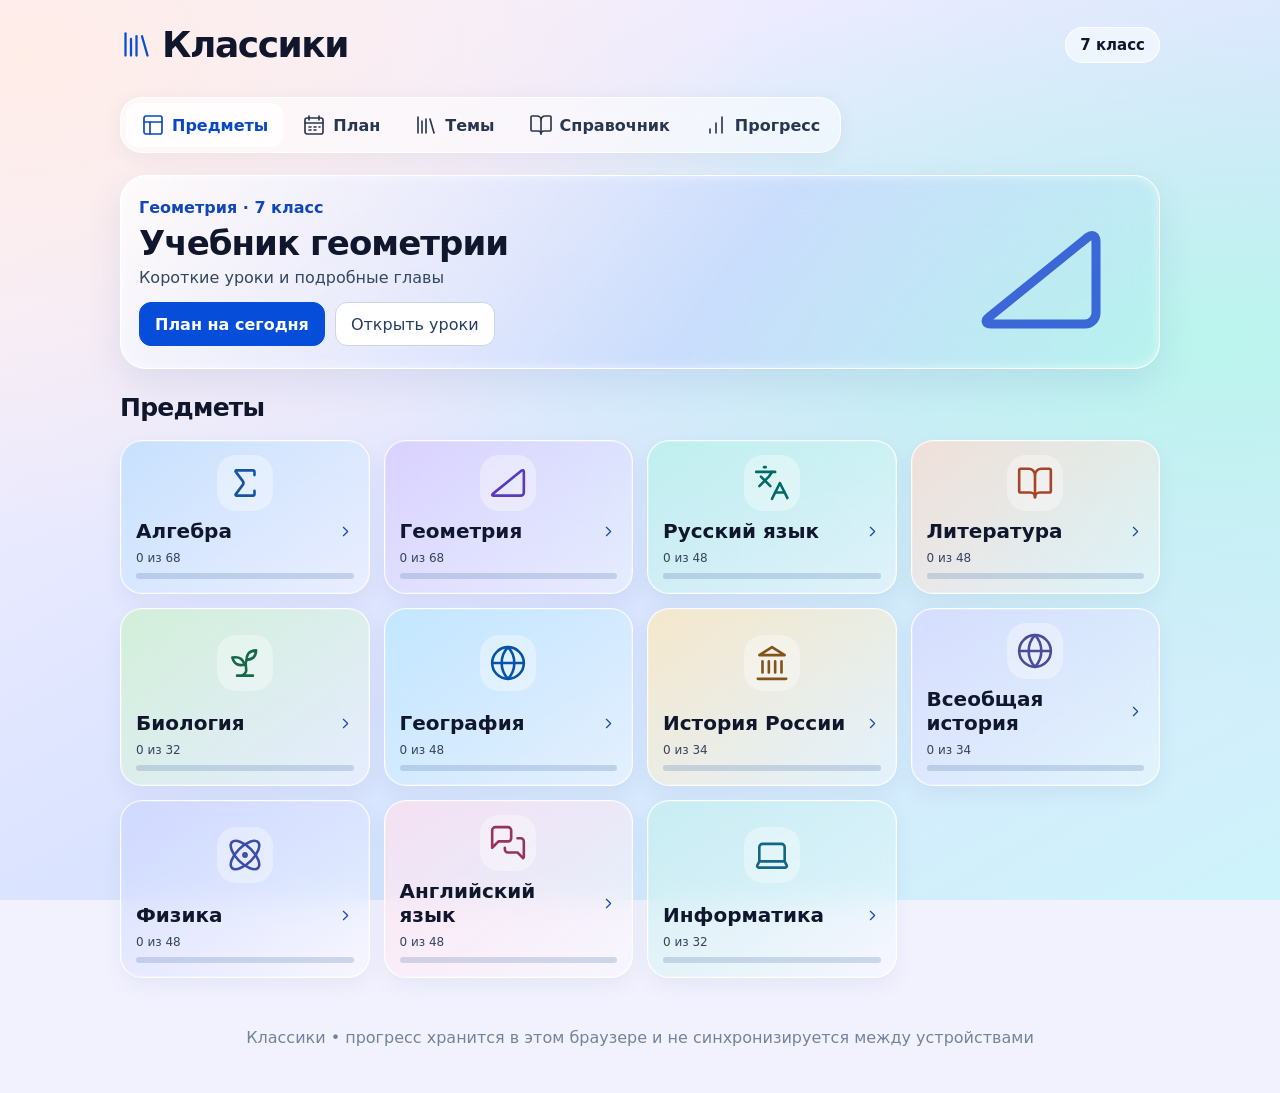
<file: klassiki/index.html>
<!doctype html><html lang="ru"><head><meta charset="utf-8"><meta name="viewport" content="width=device-width,initial-scale=1,viewport-fit=cover"><meta name="theme-color" content="#f2f2ff"><title>Классики — 7 класс</title><link rel="manifest" href="./manifest.webmanifest"><link rel="apple-touch-icon" href="./app-192.png"><style>
:root{font-family:system-ui,-apple-system,sans-serif;color:#1b2941;background:#f3f6fc}*{box-sizing:border-box}body{margin:0}header{background:#263d63;color:white;padding:20px max(18px,calc((100% - 1080px)/2))}header h1{margin:0;font-size:27px}header p{margin:6px 0 0;color:#d7e5ff}.wrap{max-width:1080px;margin:auto;padding:20px}nav{display:flex;gap:8px;flex-wrap:wrap;margin:0 0 22px}button{font:inherit;cursor:pointer;border:1px solid #cad5e8;background:white;border-radius:12px;padding:10px 15px;color:#263d63}[hidden]{display:none!important}button.active,.primary{background:#315bb2;color:white;border-color:#315bb2}.grid{display:grid;grid-template-columns:repeat(auto-fit,minmax(235px,1fr));gap:14px}.card,.panel{background:white;border:1px solid #e0e6f2;border-radius:18px;padding:20px;box-shadow:0 4px 15px #24395c0b}.card h3{margin:5px 0 10px}.muted{color:#63728b;font-size:14px}.pill{display:inline-block;background:#e9effc;color:#315bb2;padding:5px 9px;border-radius:20px;font-size:12px}h2{margin:0 0 18px}h3{line-height:1.4}.list{display:grid;gap:9px}.item{display:flex;align-items:center;justify-content:space-between;text-align:left;width:100%;gap:12px}.done{color:#16794b}select,input{font:inherit;padding:10px;border:1px solid #cad5e8;border-radius:10px;max-width:100%}.toolbar{display:flex;flex-wrap:wrap;gap:10px;margin-bottom:18px}.lesson{line-height:1.75;font-size:17px;max-width:760px}.lesson p{margin:12px 0}.lesson li{margin:8px 0}.question{background:#f2f6ff;padding:15px;border-radius:14px;margin:15px 0}.answer{display:block;margin:7px 0}.progress{height:9px;background:#e2e8f2;border-radius:20px;overflow:hidden}.progress span{display:block;height:100%;background:#3b78d8}.small{font-size:13px}footer{text-align:center;padding:30px;color:#74839b}@media(max-width:600px){.wrap{padding:14px}.card,.panel{padding:16px}header{padding:18px}.lesson{font-size:16px}}
</style><link rel="stylesheet" href="./glass.css?v=2"></head><body><header><div class="brand"><h1><svg class="icon" aria-hidden="true"><use href="./glass-icons.svg?v=2#library"></use></svg>Классики</h1><small>7 класс</small></div></header><main class="wrap"><nav id="nav" aria-label="Разделы учебника"></nav><div id="app"></div></main><footer>Классики • прогресс хранится в этом браузере и не синхронизируется между устройствами<p id="offline-status" role="status"></p><button id="install-klassiki" type="button" hidden>Установить «Классики»</button></footer><script>
const SUBJECTS=[
['Алгебра',['Выражения и преобразования','Уравнения с одной переменной','Функции и графики','Степень с натуральным показателем','Одночлены и многочлены','Формулы сокращённого умножения','Разложение на множители','Системы линейных уравнений']],
['Геометрия',['Начальные геометрические сведения','Смежные и вертикальные углы','Треугольники и признаки равенства','Медианы, биссектрисы и высоты','Параллельные прямые','Сумма углов треугольника','Прямоугольные треугольники','Построения циркулем и линейкой']],
['Русский язык',['Повторение изученного','Причастие','Причастный оборот','Деепричастие','Деепричастный оборот','Наречие','Категория состояния','Предлог, союз и частица','Междометие и повторение']],
['Литература',['Предания и былины','Древнерусская литература','Литература XVIII века','Пушкин и Лермонтов','Гоголь и Тургенев','Некрасов и Салтыков-Щедрин','Чехов и русская проза','Литература XX века','Зарубежная литература']],
['История России',['Россия в начале XVI века','Василий III и объединение земель','Иван IV и реформы','Опричнина','Внешняя политика XVI века','Культура и быт XVI века','Смутное время','Первые Романовы','Россия во второй половине XVII века']],
['Всеобщая история',['Великие географические открытия','Возрождение и гуманизм','Реформация в Европе','Абсолютизм и европейские государства','Английская революция','Научная революция','Просвещение','Колонии и международные отношения']],
['Биология',['Систематика растений','Водоросли','Споровые растения','Семенные растения','Развитие растительного мира','Растительные сообщества','Растения и человек','Грибы, лишайники и бактерии']],
['География',['Географическая оболочка','Литосфера и рельеф Земли','Атмосфера и климат','Мировой океан','Природные зоны','Население Земли','Африка','Австралия и Океания','Южная Америка','Северная Америка','Евразия']],
['Физика',['Физика и физические методы','Измерения и погрешности','Строение вещества','Механическое движение','Масса и плотность','Сила и законы движения','Давление твёрдых тел','Давление жидкостей и газов','Работа, мощность и энергия']],
['Английский язык',['Family and friends','School life','Daily routines','Past events','Travel and places','Food and health','Future plans','Nature and environment']],
['Информатика',['Компьютеры и программы','Файлы и папки','Сети и цифровая грамотность','Кодирование и измерение информации','Текстовые документы','Графика и звук','Мультимедийные презентации']],
['Обществознание',['Человек и общество','Общение и отношения','Социальные нормы','Права и обязанности','Государство и гражданин','Экономика семьи','Труд и профессии','Культура и духовные ценности']]
];
const KEY='klassiki7-progress-v1';let progress={};try{progress=JSON.parse(localStorage.getItem(KEY)||'{}')}catch{};if(!progress||typeof progress!=='object'||Array.isArray(progress))progress={};let page='home',subject=0,quarter=1,topic=0;const app=document.getElementById('app'),nav=document.getElementById('nav');
const esc=s=>String(s).replace(/[&<>"]/g,c=>({'&':'&amp;','<':'&lt;','>':'&gt;','"':'&quot;'}[c]));
function ids(s,q){if(s===1){return ({1:[0,1,2,3],2:[4,5],3:[6],4:[7]})[q]||[]}return SUBJECTS[s][1].map((_,i)=>i).filter(i=>Math.floor(i*4/SUBJECTS[s][1].length)+1===q)}
function key(s,i){return s+'-'+i}function save(){localStorage.setItem(KEY,JSON.stringify(progress))}
function yearSummary(s){if(s===0)return window.algebraYearSummary?.();if(s===2)return window.russianYearSummary?.();if(s===3)return window.literatureYearSummary?.();if(s===6)return window.biologyYearSummary?.();if(s===7)return window.geographyYearSummary?.();if(s===8)return window.physicsYearSummary?.();if(s===9)return window.englishYearSummary?.();if(s===10)return window.informaticsYearSummary?.();if(s===4||s===5)return window.historyYearSummary?.(s)}
function totalTopics(s){return yearSummary(s)?.total??SUBJECTS[s][1].length}
function count(s){const year=yearSummary(s);if(year)return year.done;return SUBJECTS[s][1].filter((_,i)=>progress[key(s,i)]).length}
function percent(s){return Math.round(count(s)/totalTopics(s)*100)}
function go(p){
 if(p==='studyPlan'&&window.location.hash!=='#plan')history.replaceState(null,'','#plan');
 if(p!=='studyPlan'&&window.location.hash==='#plan')history.replaceState(null,'',window.location.pathname+window.location.search);
 page=p;render();window.scrollTo(0,0);
}
function setSubject(i){subject=i;if(i===0&&window.algebraYearStart){window.algebraYearStart();return}if(i===2&&window.russianYearStart){window.russianYearStart();return}if(i===3&&window.literatureYearStart){window.literatureYearStart();return}if(i===6&&window.biologyYearStart){window.biologyYearStart();return}if(i===7&&window.geographyYearStart){window.geographyYearStart();return}if(i===8&&window.physicsYearStart){window.physicsYearStart();return}if(i===9&&window.englishYearStart){window.englishYearStart();return}if(i===10&&window.informaticsYearStart){window.informaticsYearStart();return}if((i===4||i===5)&&window.historyYearStart){window.historyYearStart(i);return}if(i===1&&window.geometryYearStart){window.geometryYearStart();return}go('subject')}function setQuarter(i){quarter=i;render()}
function lesson(s,i){subject=s;topic=i;go('lesson')}
function toggle(s,i){progress[key(s,i)]=!progress[key(s,i)];save();render()}
function filterTopics(value){const q=String(value||'').trim().toLocaleLowerCase('ru');let n=0;app.querySelectorAll('.list .item').forEach(b=>{const ok=b.textContent.toLocaleLowerCase('ru').includes(q);b.hidden=!ok;if(ok)n++});let m=document.getElementById('topic-search-empty');if(!m){m=document.createElement('p');m.id='topic-search-empty';m.className='muted';app.querySelector('.list').after(m)}m.textContent=n?'':'Темы по запросу не найдены.'}
const subjectIcons=['sigma','triangle-ruler','languages','book-open','landmark','globe','sprout','globe','atom','messages-square','laptop'];
const subjectColors=[['#b8dcffb8','#1555a6'],['#d3c8ffb8','#593ac2'],['#b6f1eab8','#006b66'],['#ffdacdb8','#a74427'],['#ffe9b8b8','#80541a'],['#d7d8ffb8','#4c4c9a'],['#cbf2cbb8','#146947'],['#b7e8ffb8','#0753a9'],['#cbd5ffb8','#3c4eac'],['#ffdfedb8','#96345b'],['#c3eeeeb8','#146586']];
const glassIcon=id=>'<svg class="icon" aria-hidden="true"><use href="./glass-icons.svg?v=2#'+id+'"></use></svg>';
function navHtml(){
 const selected=['home','studyPlan','reference','progress'].includes(page)?page:'subject';
 nav.innerHTML=[['home','Предметы','panels-top-left'],['studyPlan','План','calendar-days'],['subject','Темы','library'],['reference','Справочник','book-open'],['progress','Прогресс','chart-no-axes-column-increasing']].map(([id,label,icon])=>
  '<button data-page="'+id+'" class="'+(selected===id?'active':'')+'" '+(selected===id?'aria-current="page" ':'')+'onclick="go(\''+id+'\')">'+glassIcon(icon)+label+'</button>').join('');
}
function homeHero(){
 const chapter=window.KlassikiTextbook?.get(progress['geometry-textbook-current']);
 const title=chapter?.title==='Угол, его стороны и вершина. Измерение углов'?'Измерение углов':chapter?.title;
 const action=chapter?'geometryTextbookOpen('+chapter.id+')':'geometryYearStart()';
 return '<section class="home-hero"><div class="hero-copy"><p class="eyebrow">'+(chapter?'Продолжить урок':'Геометрия · 7 класс')+'</p><h2>'+
  esc(title||'Учебник геометрии')+'</h2><p>'+ (chapter?'Геометрия':'Короткие уроки и подробные главы')+
  '</p><div class="toolbar"><button class="primary" onclick="studyPlanToday()">План на сегодня</button><button onclick="'+action+'">'+(chapter?'Продолжить':'Открыть уроки')+'</button></div></div>'+
  glassIcon('triangle-ruler').replace('class="icon"','class="icon hero-icon"')+'</section>';
}
function render(){navHtml();if(page==='home'){
 app.innerHTML=homeHero()+'<h2 class="home-title">Предметы</h2><div class="home-subjects">'+[0,1,2,3,6,7,4,5,8,9,10].map(i=>{
  const [name]=SUBJECTS[i];
  const [tint,symbol]=subjectColors[i];
  const geometry=i===1?window.KlassikiGeometryYear?.flat():null;
  const total=geometry?.length??totalTopics(i);
  const done=geometry?geometry.filter((_,n)=>progress["geometry-year-done-"+n]===true).length:count(i);
  return '<button class="subject-tile" onclick="setSubject('+i+')" style="--tint:'+tint+';--symbol:'+symbol+'">'+
   glassIcon(subjectIcons[i]).replace('class="icon"','class="icon subject-icon"')+
   '<span class="subject-title">'+esc(name)+glassIcon('chevron-right')+'</span><span class="subject-meta">'+done+' из '+total+'</span>'+
   '<span class="progress" aria-hidden="true"><span style="width:'+Math.round(done/total*100)+'%"></span></span></button>';
 }).join('')+'</div>';return}

if(page==='subject'){let topics=SUBJECTS[subject][1];app.innerHTML='<h2>'+esc(SUBJECTS[subject][0])+'</h2><div class="toolbar">'+[1,2,3,4].map(q=>'<button class="'+(quarter===q?'active':'')+'" onclick="setQuarter('+q+')">'+q+' четверть</button>').join('')+'</div><div class="panel"><h3>Темы четверти</h3><p><input type="search" id="topic-search" aria-label="Поиск по темам четверти" placeholder="Найти тему…" oninput="filterTopics(this.value)" style="width:100%;max-width:420px"></p><p class="muted">Распределение предварительное: порядок уточняется по школьной программе.</p><div class="list">'+ids(subject,quarter).map(i=>'<button class="item" onclick="lesson('+subject+','+i+')"><span>'+(i+1)+'. '+esc(topics[i])+'</span><span class="'+(progress[key(subject,i)]?'done':'muted')+'">'+(progress[key(subject,i)]?'✓ Пройдено':'Изучить →')+'</span></button>').join('')+'</div></div>';return}
if(page==='lesson'){let name=SUBJECTS[subject][1][topic];app.innerHTML='<div class="panel lesson"><button onclick="go(\'subject\')">← К темам</button><p class="pill">'+esc(SUBJECTS[subject][0])+' • Оглавление</p><h2>'+esc(name)+'</h2><p><strong>Материал пока не опубликован.</strong> Это пункт оглавления, а не готовый урок.</p><p class="muted">Новые отметки о прохождении пустой темы недоступны. Ранее сохранённый прогресс не изменяется.</p></div>';return}
if(page==='reference'){app.innerHTML='<h2>Справочник 7 класса</h2><div class="toolbar"><input id="search" placeholder="Поиск по справочнику…" oninput="filterRef(this.value)"></div><div id="ref-list"></div>';filterRef('');return}
if(page==='progress'){let total=SUBJECTS.reduce((a,s,i)=>a+(s[0]==='Обществознание'?0:totalTopics(i)),0),done=SUBJECTS.reduce((a,s,i)=>a+(s[0]==='Обществознание'?0:count(i)),0);app.innerHTML='<h2>Мой прогресс</h2><div class="panel"><h3>'+done+' из '+total+' тем</h3><div class="progress"><span style="width:'+Math.round(done/total*100)+'%"></span></div><p class="muted">Сохранено только в этом браузере. Для переноса используй экспорт и импорт.</p><button onclick="exportData()">Экспорт прогресса</button> <button onclick="document.getElementById(\'import\').click()">Импорт прогресса</button><input hidden id="import" type="file" accept=".json,application/json" onchange="importData(this)"></div><div class="grid" style="margin-top:15px">'+SUBJECTS.map(([n],i)=>n==='Обществознание'?'':'<div class="card"><b>'+esc(n)+'</b><p>'+percent(i)+'%</p><div class="progress"><span style="width:'+percent(i)+'%"></span></div></div>').join('')+'</div>';return}}
const REF=[
['Алгебра','Линейное уравнение','Уравнение ax + b = 0 при a ≠ 0 имеет решение x = −b/a. Проверка: подставь найденное число в исходное уравнение.'],
['Алгебра','Свойства степеней','aᵐ · aⁿ = aᵐ⁺ⁿ; aᵐ / aⁿ = aᵐ⁻ⁿ (a ≠ 0); (aᵐ)ⁿ = aᵐⁿ.'],
['Алгебра','Формулы сокращённого умножения','(a + b)² = a² + 2ab + b²; (a − b)² = a² − 2ab + b²; (a − b)(a + b) = a² − b².'],
['Геометрия','Сумма углов треугольника','Сумма внутренних углов любого треугольника равна 180°. Внешний угол равен сумме двух внутренних углов, не смежных с ним.'],
['Геометрия','Вертикальные углы','Вертикальные углы равны. Смежные углы в сумме дают 180°.'],
['Физика','Скорость','v = s/t; путь s = vt; время t = s/v. В СИ скорость измеряется в м/с.'],
['Физика','Плотность','ρ = m/V. Масса m = ρV. Единица СИ: кг/м³.'],
['Физика','Давление','p = F/S. Единица давления — паскаль (Па), 1 Па = 1 Н/м².'],
['Русский язык','Причастие','Причастие обозначает признак предмета по действию и отвечает на вопросы какой? какая? какое? какие?'],
['Русский язык','Деепричастие','Деепричастие обозначает добавочное действие при основном действии глагола. Деепричастный оборот обычно выделяется запятыми.'],
['История России','Хронология XVI–XVII веков','1547 — венчание Ивана IV на царство; 1565 — начало опричнины; 1613 — избрание Михаила Романова; 1649 — Соборное уложение.'],
['География','Масштаб карты','Масштаб 1:100 000 означает, что 1 см на карте соответствует 1 км на местности.'],
['Английский язык','Past Simple','Для правильных глаголов обычно добавляется -ed; для неправильных используется вторая форма. В вопросах и отрицаниях применяется did + начальная форма глагола.'],
['Информатика','Единицы информации','1 байт = 8 бит; 1 КиБ = 1024 байта; 1 МиБ = 1024 КиБ.']
];
function filterRef(q){let a=REF.filter(x=>x.join(' ').toLowerCase().includes(q.toLowerCase()));document.getElementById('ref-list').innerHTML='<div class="grid">'+a.map(x=>'<article class="card"><span class="pill">'+esc(x[0])+'</span><h3>'+esc(x[1])+'</h3><p>'+esc(x[2])+'</p></article>').join('')+'</div>'+(a.length?'':'<p>Ничего не найдено.</p>')}
function exportData(){let blob=new Blob([JSON.stringify({version:2,progress,geometryQuarter:JSON.parse(localStorage.getItem('geometry7-q1-v1')||'{}'),geometryAssessments:JSON.parse(localStorage.getItem('geometry7-q1-assessments-v1')||'{}'),geometryTextbookQuiz:JSON.parse(localStorage.getItem('klassiki-textbook-quiz-v1')||'{}'),geometryTriangleAssessment:JSON.parse(localStorage.getItem('geometry7-q1-triangles-assessment-v1')||'[]')},null,2)],{type:'application/json'}),a=document.createElement('a');a.href=URL.createObjectURL(blob);a.download='klassiki-progress.json';a.click();setTimeout(()=>URL.revokeObjectURL(a.href),1000)}
function validatedProgress(source){
if(!source||typeof source!=='object'||Array.isArray(source))throw Error('Invalid progress');
const result={};
for(const [k,v] of Object.entries(source)){
if(k==='mistakes-v1'&&Array.isArray(v)){result[k]=v.filter(e=>e&&typeof e==='object'&&!Array.isArray(e)&&/^\\d+-\\d+$/.test(String(e.id||''))&&Number.isInteger(e.question)&&e.question>=0&&e.question<100&&['prompt','chosen','answer','explanation','date'].every(f=>typeof e[f]==='string'&&e[f].length<=3000)).slice(0,150);continue}
if((/^\d+-\d+$/.test(k)||/^geometry-textbook-done-(?:[0-9]|1[0-5])$/.test(k))&&typeof v==='boolean')result[k]=v;
else if(/^geometry-year-done-(?:[0-9]|[1-5][0-9]|6[0-7])$/.test(k)&&typeof v==='boolean')result[k]=v;
else if(k==='geometry-year-current'&&Number.isInteger(v)&&v>=0&&v<68)result[k]=v;
else if(/^algebra-year-done-(?:[0-9]|[1-5][0-9]|6[0-7])$/.test(k)&&typeof v==='boolean')result[k]=v;
else if(k==='algebra-year-current'&&Number.isInteger(v)&&v>=0&&v<68)result[k]=v;
else if(/^history-year-[45]-done-(?:[0-9]|[12][0-9]|3[0-3])$/.test(k)&&typeof v==='boolean')result[k]=v;
else if(/^history-year-[45]-current$/.test(k)&&Number.isInteger(v)&&v>=0&&v<34)result[k]=v;
else if(/^russian-year-done-(?:[0-9]|[1-3][0-9]|4[0-7])$/.test(k)&&typeof v==='boolean')result[k]=v;
else if(k==='russian-year-current'&&Number.isInteger(v)&&v>=0&&v<48)result[k]=v;
else if(/^literature-year-done-(?:[0-9]|[1-3][0-9]|4[0-7])$/.test(k)&&typeof v==='boolean')result[k]=v;
else if(k==='literature-year-current'&&Number.isInteger(v)&&v>=0&&v<48)result[k]=v;
else if(/^physics-year-done-(?:[0-9]|[1-3][0-9]|4[0-7])$/.test(k)&&typeof v==='boolean')result[k]=v;
else if(k==='physics-year-current'&&Number.isInteger(v)&&v>=0&&v<48)result[k]=v;
else if(/^biology-year-done-(?:[0-9]|[12][0-9]|3[01])$/.test(k)&&typeof v==='boolean')result[k]=v;
else if(k==='biology-year-current'&&Number.isInteger(v)&&v>=0&&v<32)result[k]=v;
else if(/^geography-year-done-(?:[0-9]|[1-3][0-9]|4[0-7])$/.test(k)&&typeof v==='boolean')result[k]=v;
else if(k==='geography-year-current'&&Number.isInteger(v)&&v>=0&&v<48)result[k]=v;
else if(/^english-year-done-(?:[0-9]|[1-3][0-9]|4[0-7])$/.test(k)&&typeof v==='boolean')result[k]=v;
else if(k==='english-year-current'&&Number.isInteger(v)&&v>=0&&v<48)result[k]=v;
else if(/^informatics-year-done-(?:[0-9]|[12][0-9]|3[01])$/.test(k)&&typeof v==='boolean')result[k]=v;
else if(k==='informatics-year-current'&&Number.isInteger(v)&&v>=0&&v<32)result[k]=v;
else if(/^informatics-year-check-(?:7|15|23|31)$/.test(k)&&v&&Number.isSafeInteger(v.attempts)&&v.attempts>0&&Number.isInteger(v.best)&&v.best>=0&&v.best<=4)result[k]={attempts:v.attempts,best:v.best};
else if(typeof v==='boolean'&&window.studyPlanTaskKey?.(k))result[k]=v;
else if(k==='geometry-textbook-current'&&Number.isInteger(v)&&v>=0&&v<=15)result[k]=v;
else if(/^quiz-\d+-\d+$/.test(k)&&v&&typeof v==='object'&&Number.isInteger(v.correct)&&Number.isInteger(v.total)&&v.total>0&&v.total<=1000&&v.correct>=0&&v.correct<=v.total&&typeof v.date==='string'&&!Number.isNaN(Date.parse(v.date)))result[k]={correct:v.correct,total:v.total,date:v.date};
}
return result;
}
async function importData(input){let f=input.files[0];if(!f)return;try{let data=JSON.parse(await f.text());let restored=validatedProgress(data.progress);progress={...progress,...restored};save();for(const [field,storage] of [['geometryQuarter','geometry7-q1-v1'],['geometryAssessments','geometry7-q1-assessments-v1']]){const incoming=data[field];if(incoming&&typeof incoming==='object'&&!Array.isArray(incoming)){const clean={};for(const [k,v] of Object.entries(incoming)){if(!/^(?:[0-9]|1[0-5])$/.test(k)||!v||typeof v!=='object'||Array.isArray(v))continue;if(field==='geometryQuarter'){const attempts=Array.isArray(v.attempts)?v.attempts.filter(a=>a&&typeof a==='object'&&typeof a.correct==='boolean'&&Number.isInteger(a.chosen)&&a.chosen>=0&&a.chosen<3&&typeof a.date==='string').slice(-20):[];clean[k]={done:v.done===true,attempts}}else if(Array.isArray(v.scores)&&v.scores.length===10&&v.scores.every(n=>Number.isInteger(n)&&n>=0&&n<=4)){clean[k]={scores:v.scores,total:v.scores.reduce((a,b)=>a+b,0),max:Number.isInteger(v.max)?v.max:40,date:typeof v.date==='string'?v.date:''}}}const oldState=JSON.parse(localStorage.getItem(storage)||'{}');localStorage.setItem(storage,JSON.stringify({...clean,...oldState}))}}const incomingQuiz=data.geometryTextbookQuiz;if(incomingQuiz&&typeof incomingQuiz==='object'&&!Array.isArray(incomingQuiz)){const cleanQuiz={};for(const [chapter,attempts] of Object.entries(incomingQuiz)){if(!/^(?:[0-9]|1[0-5])$/.test(chapter)||!Array.isArray(attempts))continue;const valid=attempts.filter(a=>a&&typeof a==='object'&&!Array.isArray(a)&&Number.isInteger(a.score)&&Number.isInteger(a.total)&&a.total>=1&&a.total<=100&&a.score>=0&&a.score<=a.total&&typeof a.date==='string'&&!Number.isNaN(Date.parse(a.date))).slice(-30).map(a=>({date:a.date,score:a.score,total:a.total}));if(valid.length)cleanQuiz[chapter]=valid}let oldQuiz={};try{oldQuiz=JSON.parse(localStorage.getItem('klassiki-textbook-quiz-v1')||'{}')}catch{};if(!oldQuiz||typeof oldQuiz!=='object'||Array.isArray(oldQuiz))oldQuiz={};for(const [chapter,attempts] of Object.entries(cleanQuiz)){const existing=Array.isArray(oldQuiz[chapter])?oldQuiz[chapter]:[];const seen=new Set();oldQuiz[chapter]=[...existing,...attempts].filter(a=>{const key=JSON.stringify([a.date,a.score,a.total]);if(seen.has(key))return false;seen.add(key);return true}).slice(-30)}localStorage.setItem('klassiki-textbook-quiz-v1',JSON.stringify(oldQuiz))}const triangleRecords=data.geometryTriangleAssessment;if(Array.isArray(triangleRecords)){const valid=triangleRecords.filter(a=>a&&typeof a==='object'&&!Array.isArray(a)&&typeof a.date==='string'&&!Number.isNaN(Date.parse(a.date))&&Array.isArray(a.scores)&&a.scores.length===10&&a.scores.every(n=>Number.isInteger(n)&&n>=0&&n<=4)&&Number.isInteger(a.total)&&a.total===a.scores.reduce((sum,n)=>sum+n,0)&&Number.isInteger(a.max)&&a.max>=a.total&&a.max<=40).slice(-30);let previous=[];try{const stored=JSON.parse(localStorage.getItem('geometry7-q1-triangles-assessment-v1')||'[]');if(Array.isArray(stored))previous=stored}catch{}const seen=new Set();const merged=[...previous,...valid].filter(a=>{const id=JSON.stringify([a.date,a.scores,a.total]);if(seen.has(id))return false;seen.add(id);return true}).slice(-30);localStorage.setItem('geometry7-q1-triangles-assessment-v1',JSON.stringify(merged))}render();alert('Прогресс и результаты тестов восстановлены. Существующие записи сохранены.')}catch{alert('Не удалось прочитать файл прогресса')}finally{input.value=''}}
render();
</script><script src="./lesson-readings.js?v=1"></script><script src="./lessons.js?v=3"></script><script src="./textbook-history.js?v=3"></script><script src="./world-history-block1.js?v=4"></script><script src="./world-history-block2.js?v=5"></script><script src="./russian-history-overviews.js?v=6"></script><script src="./world-history-chapter01-full.js?v=7"></script><script src="./world-history-chapter02-full.js?v=8"></script><script src="./world-history-chapter03-full.js?v=9"></script><script src="./world-history-chapter04-full.js?v=10"></script><script src="./world-history-chapter05-full.js?v=11"></script><script src="./russian-block1.js?v=1"></script><script src="./russian-block2.js?v=1"></script><script src="./algebra-block1.js?v=2"></script><script src="./algebra-block2.js?v=1"></script><script src="./algebra-block3.js?v=1"></script><script src="./geometry-chapter01.js?v=1"></script><script src="./geometry-chapter02.js?v=1"></script><script src="./geometry-chapter03.js?v=1"></script><script src="./geometry-chapter04.js?v=1"></script><script src="./geometry-quarter1-course.js?v=3"></script><script src="./geometry-quarter1-assessments.js?v=2"></script><script src="./geometry-textbook-registry.js?v=2"></script><script src="./geometry-textbook-lesson00.js?v=3"></script><script src="./geometry-textbook-lesson01.js?v=1"></script><script src="./geometry-textbook-lesson02.js?v=2"></script><script src="./geometry-textbook-lesson03.js?v=3"></script><script src="./geometry-textbook-lesson04.js?v=2"></script><script src="./geometry-textbook-lesson05.js?v=3"></script><script src="./geometry-textbook-lesson06.js?v=3"></script><script src="./geometry-textbook-lesson07.js?v=2"></script><script src="./geometry-textbook-lesson08.js?v=2"></script><script src="./geometry-textbook-lesson09.js?v=1"></script><script src="./geometry-textbook-lesson10.js?v=3"></script><script src="./geometry-textbook-lesson11.js?v=4"></script><script src="./geometry-textbook-lesson12.js?v=3"></script><script src="./geometry-textbook-lesson13.js?v=2"></script><script src="./geometry-textbook-lesson14.js?v=2"></script><script src="./geometry-textbook-lesson15.js?v=1"></script><script src="./geometry-proof-workshop.js?v=1"></script><script src="./geometry-foundations-guide.js?v=2"></script><script src="./geometry-textbook-view.js?v=6"></script><script src="./geometry-triangles-assessment.js?v=2"></script><script src="./geometry-reference-quarter1.js?v=2"></script><script src="./geometry-year-data.js?v=3"></script><script src="./geometry-year-videos.js?v=1"></script><script src="./geometry-quarter1-explanations.js?v=1"></script><script src="./year-lesson-explanations.js?v=16"></script><script src="./geometry-quarter2-explanations.js?v=1"></script><script src="./geometry-quarter3-explanations.js?v=1"></script><script src="./geometry-quarter4-explanations.js?v=1"></script><script src="./geometry-year-view.js?v=9"></script><script src="./algebra-year-data.js?v=1"></script><script src="./year-course-view.js?v=8"></script><script src="./algebra-year-view.js?v=2"></script><script src="./history-year-data.js?v=1"></script><script src="./history-year-view.js?v=3"></script><script src="./russian-year-data.js?v=1"></script><script src="./russian-year-view.js?v=1"></script><script src="./literature-year-data.js?v=1"></script><script src="./literature-year-view.js?v=1"></script><script src="./physics-year-data.js?v=1"></script><script src="./physics-year-view.js?v=1"></script><script src="./biology-year-data.js?v=1"></script><script src="./biology-year-view.js?v=1"></script><script src="./geography-year-data.js?v=2"></script><script src="./geography-year-view.js?v=1"></script><script src="./english-year-data.js?v=1"></script><script src="./english-year-view.js?v=1"></script><script src="./informatics-year-data.js?v=1"></script><script src="./informatics-year-view.js?v=1"></script><script>
const renderBeforeLessonReadings=render;
render=function(){
 renderBeforeLessonReadings();
 if(page!=='lesson')return;
 const heading=app.querySelector('h2');
 if(heading)heading.insertAdjacentHTML('afterend',window.klassikiLessonReadings(subject,heading.textContent));
};
</script><script src="./study-plan.js?v=2"></script><script src="./offline.js?v=1"></script></body></html>
</file>
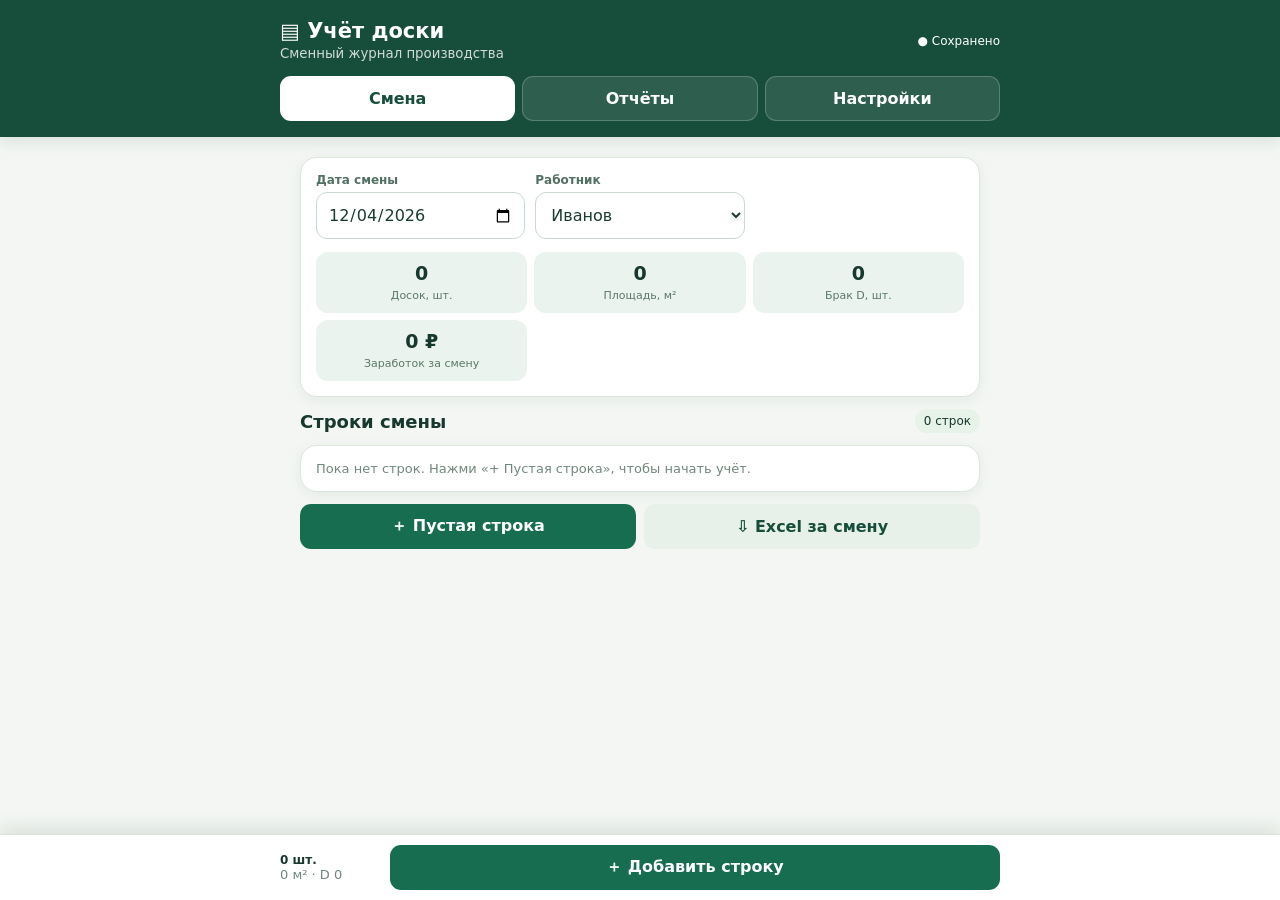
<file: uchet_mobile/index.html>
<!doctype html><html lang="ru"><head><meta charset="utf-8"><meta name="viewport" content="width=device-width,initial-scale=1,viewport-fit=cover"><meta name="theme-color" content="#174d3b"><meta name="apple-mobile-web-app-capable" content="yes"><link rel="apple-touch-icon" href="icon-192.png"><title>Учёт доски</title><link rel="manifest" href="manifest.webmanifest"><style>
:root{font-family:system-ui,-apple-system,Arial;color:#17382f;background:#f3f6f2}*{box-sizing:border-box}body{margin:0;padding-bottom:120px}header{background:#174d3b;color:white;padding:19px 16px 16px;position:sticky;top:0;z-index:3;box-shadow:0 3px 15px #153b3020}.wrap{max-width:720px;margin:auto}h1{font-size:21px;margin:0}small{opacity:.8}.top{display:flex;justify-content:space-between;align-items:center;gap:10px}.tabs{display:flex;gap:7px;margin-top:14px}.tabs button{flex:1;background:#ffffff19;color:#fff;border:1px solid #ffffff35}.tabs button.active{background:#fff;color:#174d3b}main{padding:14px 12px}.card{background:white;border:1px solid #dce7df;border-radius:17px;padding:15px;margin-bottom:12px;box-shadow:0 3px 14px #153b3010}.grid{display:grid;grid-template-columns:1fr 1fr;gap:10px}.full{grid-column:1/-1}label{display:block;font-size:12px;font-weight:700;color:#537064;margin-bottom:5px}input,select{width:100%;height:47px;border:1px solid #cad9ce;background:#fff;border-radius:11px;padding:0 11px;font:inherit;color:#193b30;min-width:0}input:focus,select:focus{outline:2px solid #7abb9e}button{border:0;border-radius:11px;padding:12px 13px;font:inherit;font-weight:700;cursor:pointer;background:#e7f1ea;color:#174d3b}button.primary{background:#176d50;color:white}button.danger{background:#fff0ef;color:#9d3029}button.ghost{background:#f3f6f2}.actions{display:flex;flex-wrap:wrap;gap:8px}.actions button{flex:1}.muted{color:#71877c;font-size:13px}.stats{display:grid;grid-template-columns:repeat(3,1fr);gap:7px}.stat{background:#eaf3ed;border-radius:12px;padding:10px 7px;text-align:center}.stat strong{display:block;font-size:19px}.stat span{font-size:11px;color:#5b7769}.rowhead{display:flex;align-items:center;justify-content:space-between;margin-bottom:12px}.rowhead h3{margin:0;font-size:16px}.pill{background:#e7f3e9;padding:5px 9px;border-radius:30px;font-size:12px}.bottom{position:fixed;bottom:0;left:0;right:0;background:#fff;border-top:1px solid #d9e4dc;box-shadow:0 -4px 18px #153b3020;padding:10px max(12px,env(safe-area-inset-right)) calc(10px + env(safe-area-inset-bottom));z-index:4}.bottom .wrap{display:flex;align-items:center;gap:10px}.bottom .primary{flex:1}.hide{display:none!important}.entry{border-left:4px solid #63ad87}.entry .grid{margin-top:8px}.mini{font-size:12px;padding:8px 10px}.sectiontitle{margin:8px 2px 12px;font-size:18px}.notice{background:#fff9e7;padding:12px;border-radius:12px;font-size:13px;color:#68552b;margin-bottom:12px}.badge{color:#237e58;font-weight:700}input[type=file]{height:auto;padding:10px}hr{border:0;border-top:1px solid #e2e9e4;margin:15px 0}@media(min-width:650px){main{padding:20px}.grid{grid-template-columns:repeat(3,1fr)}.full{grid-column:1/-1}}
</style></head><body><header><div class="wrap"><div class="top"><div><h1>▤ Учёт доски</h1><small>Сменный журнал производства</small></div><span id="saveStatus" style="font-size:12px">● Сохранено</span></div><div class="tabs"><button data-tab="shift" class="active">Смена</button><button data-tab="report">Отчёты</button><button data-tab="settings">Настройки</button></div></div></header><main class="wrap">
<section id="shift"><div class="card"><div class="grid"><div><label>Дата смены</label><input id="day" type="date"></div><div><label>Работник</label><select id="worker"></select></div></div><div class="stats" style="margin-top:13px"><div class="stat"><strong id="totalQty">0</strong><span>Досок, шт.</span></div><div class="stat"><strong id="totalArea">0</strong><span>Площадь, м²</span></div><div class="stat"><strong id="totalBad">0</strong><span>Брак D, шт.</span></div>
<div class="stat">
  <strong id="totalPay">0 ₽</strong>
  <span>Заработок за смену</span>
</div>
</div></div><div class="rowhead"><h2 class="sectiontitle" style="margin:0">Строки смены</h2><span class="pill" id="rowCount">0 строк</span></div><div id="entries"></div><div class="actions"><button id="addRow" class="primary">＋ Пустая строка</button><button id="exportShift">⇩ Excel за смену</button></div></section>
<section id="report" class="hide"><div class="card"><h2 class="sectiontitle">Общий отчёт</h2><div class="grid"><div><label>С даты</label><input type="date" id="from"></div><div><label>По дату</label><input type="date" id="to"></div></div><div class="stats" style="margin-top:14px"><div class="stat"><strong id="rQty">0</strong><span>Всего досок</span></div><div class="stat"><strong id="rArea">0</strong><span>м²</span></div>
<div class="stat"><strong id="rBad">0</strong><span>Брак D</span></div>
<div class="stat"><strong id="rPay">0 ₽</strong><span>Всего заработано</span></div>
</div><hr><div id="byWorker"></div><div class="actions"><button id="exportAll" class="primary">⇩ Скачать Excel</button></div></div></section>
<section id="settings" class="hide"><div class="card"><h2 class="sectiontitle">Работники</h2><p class="muted">Фамилии через запятую или с новой строки</p><textarea id="workersText" rows="4" style="width:100%;border:1px solid #cad9ce;border-radius:11px;padding:10px;font:inherit"></textarea><button id="saveWorkers" class="primary" style="margin-top:9px">Сохранить список</button></div><div class="card"><h2 class="sectiontitle">Справочники</h2><p class="muted">Профили и размеры через запятую или с новой строки. Добавьте варианты здесь, сохраните и выберите их в строке смены.</p><label>Профили</label><textarea id="profilesText" rows="3" style="width:100%;border:1px solid #cad9ce;border-radius:11px;padding:10px;font:inherit"></textarea><label style="margin-top:12px">Размеры, мм (толщина × ширина × длина)</label><textarea id="sizesText" rows="3" style="width:100%;border:1px solid #cad9ce;border-radius:11px;padding:10px;font:inherit"></textarea><button id="saveLists" class="primary" style="margin-top:9px">Сохранить справочники</button></div><div class="card"><h2 class="sectiontitle">Тарифы, ₽/м²</h2><p class="muted">Изменения пересчитывают все записи, включая прошлые смены.</p><div id="rates" class="grid"></div><button id="saveRates" class="primary">Сохранить тарифы</button></div><div class="card"><h2 class="sectiontitle">Безопасность данных</h2><div class="notice">Записи хранятся только в браузере этого устройства. Не очищайте данные сайта. Регулярно сохраняйте резервную копию.</div><div class="actions"><button id="backup">⇩ Резервная копия</button><button id="restoreBtn">⇧ Восстановить</button></div><input id="restore" type="file" accept=".json,application/json" class="hide"></div></section>
</main><div class="bottom"><div class="wrap"><div style="font-size:12px;min-width:100px"><b id="stickyQty">0 шт.</b><div id="stickyArea" class="muted">0 м² · D 0</div></div><button id="stickyAdd" class="primary">＋ Добавить строку</button></div></div>
<script>
'use strict';
const KEY='uchet_doski_mobile_v1';const $=id=>document.getElementById(id);const today=()=>{let d=new Date();return d.getFullYear()+'-'+String(d.getMonth()+1).padStart(2,'0')+'-'+String(d.getDate()).padStart(2,'0')};
const defaults={workers:['Иванов','Петров','Сидоров'],profiles:['Планкен','Вагонка','Имитация бруса','Брусок','Наличник'],sizes:['20×145×6000','20×140×6000','18×120×6000'],rows:[]};let data;try{data=Object.assign({},defaults,JSON.parse(localStorage.getItem(KEY)||'{}'))}catch(e){data=JSON.parse(JSON.stringify(defaults));alert('Не удалось прочитать хранилище. Проверьте настройки браузера.')}let currentTab='shift';
function save(){try{localStorage.setItem(KEY,JSON.stringify(data));$('saveStatus').textContent='● Сохранено';$('saveStatus').style.color='#b6e8ce'}catch(e){$('saveStatus').textContent='⚠ Нет сохранения';$('saveStatus').style.color='#ffcfaa';alert('Не удалось сохранить данные. Экспортируйте резервную копию!')}}
function esc(s){return String(s??'').replace(/[&<>"']/g,c=>({'&':'&amp;','<':'&lt;','>':'&gt;','"':'&quot;',"'":'&#39;'}[c]))}
function split(s){return [...new Set(s.split(/[,\n;]+/).map(x=>x.trim()).filter(Boolean))]}
function choices(arr,value,empty='Выбрать'){arr=[...new Set([...arr,...(value?[value]:[])])];return '<option value="">'+empty+'</option>'+arr.map(x=>'<option value="'+esc(x)+'" '+(x===value?'selected':'')+'>'+esc(x)+'</option>').join('')}
function rowArea(r){let a=String(r.size||'').replace(/\s/g,'').replace(/,/g,'.').split(/[×xXхХ*]/).map(Number);return a.length>=3&&a[1]>0&&a[2]>0?Number(r.qty||0)*a[1]*a[2]/1e6:0}

const DEFAULT_RATES = {
  repairPlaned: 33,
  repairRaised: 43,
  preparation: 15,
  putty: 33
};

function rowRate(r) {
  const PAY_RATES=data.rates||DEFAULT_RATES;
  if (r.work === 'Заготовка') return PAY_RATES.preparation;
  if (r.work === 'Шпаклёвка') return PAY_RATES.putty;
  if (r.work === 'Ремонт') {
    if (r.surface === 'Строганая (стр.)') return PAY_RATES.repairPlaned;
    if (r.surface === 'Поднятый ворс (п. в.)') return PAY_RATES.repairRaised;
  }
  return 0;
}

function paidArea(r) {
  const qty = Math.max(0, Number(r.qty) || 0);
  const bad = Math.max(0, Number(r.bad) || 0);
  const area = rowArea(r);
  return qty > 0 ? area * Math.max(0, qty - bad) / qty : 0;
}

function rowPay(r) {
  return Math.round((paidArea(r) * rowRate(r)+Number.EPSILON)*100)/100;
}
data.rates={...DEFAULT_RATES,...data.rates};
function n(v){return (Number(v)||0).toLocaleString('ru-RU',{maximumFractionDigits:2})}
function activeRows(){return data.rows.filter(r=>r.date===$('day').value&&r.worker===$('worker').value)}
function updateStats(){let a=activeRows(),qty=a.reduce((s,r)=>s+(+r.qty||0),0),bad=a.reduce((s,r)=>s+(+r.bad||0),0),area=a.reduce((s,r)=>s+rowArea(r),0);$('totalQty').textContent=n(qty);$('totalBad').textContent=n(bad);$('totalArea').textContent=n(area);
$('totalPay').textContent =
  n(a.reduce((sum, r) => sum + rowPay(r), 0)) + ' ₽';
$('stickyQty').textContent=n(qty)+' шт.';$('stickyArea').textContent=n(area)+' м² · D '+n(bad);$('rowCount').textContent=a.length+' строк'}
function renderWorkers(){let old=$('worker').value;const names=[...new Set([...data.workers,...data.rows.map(r=>r.worker)])];$('worker').innerHTML=choices(names,old||names[0],'Выбери фамилию');if(!names.includes(old))$('worker').value=names[0]||''}
function renderRows(){let rows=activeRows();$('entries').innerHTML=rows.length?'':'<div class="card muted">Пока нет строк. Нажми «+ Пустая строка», чтобы начать учёт.</div>';rows.forEach((r,i)=>{$('entries').insertAdjacentHTML('beforeend',`<article class="card entry" data-id="${esc(r.id)}"><div class="rowhead"><h3>Строка ${i+1}</h3><button class="danger mini" data-delete="${esc(r.id)}">Удалить</button></div><div class="grid"><div><label>Заказ №</label><input data-field="order" value="${esc(r.order)}" placeholder="Номер заказа"></div><div><label>Позиция</label><input data-field="position" value="${esc(r.position)}" placeholder="Позиция"></div><div><label>Вид работ</label><select data-field="work">${choices(['Ремонт','Заготовка','Шпаклёвка'],r.work)}</select></div><div><label>Профиль</label><select data-field="profile">${choices(data.profiles,r.profile)}</select></div><div><label>Поверхность</label><select data-field="surface">${choices(['Строганая (стр.)','Поднятый ворс (п. в.)'],r.surface)}</select></div><div><label>Размер, мм</label><select data-field="size">${choices(data.sizes,r.size)}</select></div><div><label>Количество, шт.</label><input data-field="qty" type="number" min="0" step="1" inputmode="numeric" value="${esc(r.qty)}" placeholder="0"></div><div><label>Брак D, шт.</label><input data-field="bad" type="number" min="0" step="1" inputmode="numeric" value="${esc(r.bad)}" placeholder="0"></div>
<div>
  <label>Площадь</label>
  <div class="badge" style="padding-top:12px" data-area>${n(rowArea(r))} м²</div>
</div>
<div>
  <label>Оплачиваемая площадь</label>
  <div class="badge" style="padding-top:12px" data-paid-area>${n(paidArea(r))} м²</div>
</div>
<div>
  <label>Тариф</label>
  <div class="badge" style="padding-top:12px" data-rate>${n(rowRate(r))} ₽/м²</div>
</div>
<div>
  <label>Заработок</label>
  <div class="badge" style="padding-top:12px" data-pay>${n(rowPay(r))} ₽</div>
</div>

</div></article>`)});updateStats()}
function renderLists(){}
function addRow(){if(!$('worker').value){alert('Сначала добавьте работника в настройках.');return}let r={id:Date.now().toString(36)+Math.random().toString(36).slice(2),date:$('day').value,worker:$('worker').value,order:'',position:'',work:'',profile:'',surface:'',size:'',qty:'',bad:''};data.rows.push(r);save();renderRows();let el=document.querySelector('[data-id="'+r.id+'"]');if(el){el.scrollIntoView({behavior:'smooth',block:'center'});el.querySelector('input').focus({preventScroll:true})}}
$('entries').addEventListener('input',onEdit);$('entries').addEventListener('change',onEdit);function onEdit(e){let field=e.target.dataset.field;if(!field)return;let art=e.target.closest('[data-id]'),r=data.rows.find(x=>x.id===art.dataset.id);if(!r)return;const proposed=e.target.value;if(['qty','bad'].includes(field)&&proposed!==''&&(!Number.isInteger(+proposed)||+proposed<0||(field==='bad'&&+proposed>+r.qty)||(field==='qty'&&+proposed<+r.bad))){e.target.setCustomValidity('Введите целое число; брак не больше количества');e.target.reportValidity();e.target.value=r[field];return}e.target.setCustomValidity('');r[field]=proposed;if(['qty','bad'].includes(field)){if(r[field]!==''&&(!Number.isInteger(+r[field])||+r[field]<0)){e.target.setCustomValidity('Укажите целое неотрицательное число')}else e.target.setCustomValidity('')}if(field==='bad'&&+r.bad>+r.qty&&r.qty!=='')e.target.setCustomValidity('Брак не может превышать количество');if(field==='qty'&&+r.bad>+r.qty&&r.qty!=='')e.target.setCustomValidity('Количество меньше брака');art.querySelector('[data-area]').textContent=n(rowArea(r))+' м²';
art.querySelector('[data-paid-area]').textContent =
  n(paidArea(r)) + ' м²';

art.querySelector('[data-rate]').textContent =
  n(rowRate(r)) + ' ₽/м²';

art.querySelector('[data-pay]').textContent =
  n(rowPay(r)) + ' ₽';
save();updateStats()}
$('entries').addEventListener('click',e=>{let id=e.target.dataset.delete;if(id&&confirm('Удалить эту строку?')){data.rows=data.rows.filter(x=>x.id!==id);save();renderRows()}});
$('day').value=today();renderWorkers();renderLists();renderRows();$('day').addEventListener('change',renderRows);$('worker').addEventListener('change',renderRows);$('addRow').onclick=addRow;$('stickyAdd').onclick=()=>{document.querySelector('[data-tab="shift"]').click();addRow()};
document.querySelectorAll('[data-tab]').forEach(b=>b.onclick=()=>{currentTab=b.dataset.tab;document.querySelectorAll('[data-tab]').forEach(x=>x.classList.toggle('active',x===b));['shift','report','settings'].forEach(id=>$(id).classList.toggle('hide',id!==currentTab));document.querySelector('.bottom').classList.toggle('hide',currentTab!=='shift');if(currentTab==='report')renderReport();if(currentTab==='settings')renderSettings()});
function filtered(){let from=$('from').value,to=$('to').value;return data.rows.filter(r=>(!from||r.date>=from)&&(!to||r.date<=to))}function renderReport(){let a=filtered(),q=a.reduce((s,r)=>s+(+r.qty||0),0),bad=a.reduce((s,r)=>s+(+r.bad||0),0);$('rQty').textContent=n(q);$('rBad').textContent=n(bad);
$('rPay').textContent =
  n(a.reduce((sum, r) => sum + rowPay(r), 0)) + ' ₽';
$('rArea').textContent=n(a.reduce((s,r)=>s+rowArea(r),0));let names=[...new Set(a.map(r=>r.worker))].sort();$('byWorker').innerHTML=names.map(w=>{let rows=a.filter(r=>r.worker===w);return '<div class="rowhead"><b>'+esc(w)+'</b><span class="muted">'+n(rows.reduce((s,r)=>s+(+r.qty||0),0))+' шт. · '+n(rows.reduce((s,r)=>s+rowArea(r),0))+' м² · D '+n(rows.reduce((s,r)=>s+(+r.bad||0),0))+' · '+n(rows.reduce((s,r)=>s+rowPay(r),0))+' ₽'+'</span></div>'}).join('')||'<p class="muted">Нет записей за выбранный период</p>'}
$('from').value=today();$('to').value=today();$('from').onchange=renderReport;$('to').onchange=renderReport;const rateLabels={repairPlaned:'Ремонт: строганая',repairRaised:'Ремонт: поднятый ворс',preparation:'Заготовка',putty:'Шпаклёвка'};
$('saveRates').onclick=()=>{const next={};for(const key of Object.keys(DEFAULT_RATES)){const input=$('rate-'+key);if(input.value===''||!Number.isFinite(+input.value)||+input.value<0){alert('Укажите неотрицательные тарифы');return}next[key]=+input.value}data.rates=next;save();renderRows();alert('Тарифы сохранены')};
function renderSettings(){$('rates').innerHTML=Object.keys(DEFAULT_RATES).map(k=>'<div><label>'+rateLabels[k]+'</label><input id="rate-'+k+'" type="number" min="0" step="0.01" value="'+data.rates[k]+'"></div>').join('');$('workersText').value=data.workers.join('\n');$('profilesText').value=data.profiles.join('\n');$('sizesText').value=data.sizes.join('\n')};$('saveWorkers').onclick=()=>{data.workers=split($('workersText').value);save();renderWorkers();renderRows();alert('Работники сохранены')};$('saveLists').onclick=()=>{data.profiles=split($('profilesText').value);data.sizes=split($('sizesText').value);save();renderLists();renderRows();alert('Справочники сохранены')};
function validateData(d){
 if(!d||!Array.isArray(d.rows)||!Array.isArray(d.workers))throw Error('Неверный формат');
 for(const k of ['workers','profiles','sizes'])if(d[k]!==undefined&&(!Array.isArray(d[k])||d[k].some(v=>typeof v!=='string')))throw Error('Неверный справочник '+k);
 const result={...defaults,...d,rates:{...DEFAULT_RATES,...d.rates}};
 for(const v of Object.values(result.rates))if(typeof v!=='number'||!Number.isFinite(v)||v<0)throw Error('Неверный тариф');
 const ids=new Set();for(const r of result.rows){if(!r||typeof r.id!=='string'||ids.has(r.id)||!/^\d{4}-\d{2}-\d{2}$/.test(r.date)||typeof r.worker!=='string')throw Error('Неверная строка');ids.add(r.id);for(const k of ['qty','bad'])if(!Number.isInteger(Number(r[k]))||Number(r[k])<0)throw Error('Неверное количество');if(+r.bad>+r.qty)throw Error('Брак больше количества');for(const k of ['order','position','work','profile','surface','size'])if(r[k]!=null&&typeof r[k]!=='string')throw Error('Неверное поле '+k)}return result;
}
function download(blob,name){let url=URL.createObjectURL(blob),a=document.createElement('a');a.href=url;a.download=name;document.body.appendChild(a);a.click();a.remove();setTimeout(()=>URL.revokeObjectURL(url),10000)}
$('backup').onclick=()=>download(new Blob([JSON.stringify({version:2,exported:new Date().toISOString(),data},null,2)],{type:'application/json'}),'uchet-doski-backup-'+today()+'.json');$('restoreBtn').onclick=()=>$('restore').click();$('restore').onchange=async e=>{let f=e.target.files[0];if(!f)return;try{let obj=JSON.parse(await f.text());if(!obj.data||!Array.isArray(obj.data.rows)||!Array.isArray(obj.data.workers))throw Error('Неверный формат');if(!confirm('Заменить текущие данные данными из резервной копии?'))return;const restored=validateData(obj.data);localStorage.setItem(KEY,JSON.stringify(restored));data=restored;save();renderWorkers();renderLists();renderRows();alert('Восстановлено')}catch(err){alert('Не удалось восстановить: '+err.message)}e.target.value=''};
// Minimal offline XLSX writer (ZIP with stored entries; UTF-8 XML, CRC32)
const te=new TextEncoder();function xml(s){return String(s??'').replace(/[&<>"]/g,c=>({'&':'&amp;','<':'&lt;','>':'&gt;','"':'&quot;'}[c]))}function crc32(buf){let c=0xffffffff;for(let x of buf){c^=x;for(let k=0;k<8;k++)c=(c>>>1)^((c&1)?0xedb88320:0)}return(c^0xffffffff)>>>0}function u16(n){return [n&255,(n>>>8)&255]}function u32(n){return [n&255,(n>>>8)&255,(n>>>16)&255,(n>>>24)&255]}function zip(files){let chunks=[],central=[],offset=0;for(let [name,content] of files){let nb=te.encode(name),b=te.encode(content),crc=crc32(b),local=new Uint8Array([...u32(0x04034b50),...u16(20),...u16(0),...u16(0),...u16(0),...u16(0),...u32(crc),...u32(b.length),...u32(b.length),...u16(nb.length),...u16(0),...nb]);chunks.push(local,b);central.push(new Uint8Array([...u32(0x02014b50),...u16(20),...u16(20),...u16(0),...u16(0),...u16(0),...u16(0),...u32(crc),...u32(b.length),...u32(b.length),...u16(nb.length),...u16(0),...u16(0),...u16(0),...u16(0),...u32(0),...u32(offset),...nb]));offset+=local.length+b.length}let clen=central.reduce((s,x)=>s+x.length,0);return new Blob([...chunks,...central,new Uint8Array([...u32(0x06054b50),...u16(0),...u16(0),...u16(files.length),...u16(files.length),...u32(clen),...u32(offset),...u16(0)])],{type:'application/vnd.openxmlformats-officedocument.spreadsheetml.sheet'})}
function col(i){let s='';for(i++;i;i=Math.floor((i-1)/26))s=String.fromCharCode(65+(i-1)%26)+s;return s}function sheet(rows){let body=rows.map((row,ri)=>'<row r="'+(ri+1)+'">'+row.map((v,ci)=>{let ref=col(ci)+(ri+1);return typeof v==='number'&&Number.isFinite(v)?'<c r="'+ref+'"><v>'+v+'</v></c>':'<c r="'+ref+'" t="inlineStr"><is><t>'+xml(v)+'</t></is></c>'}).join('')+'</row>').join('');return '<?xml version="1.0" encoding="UTF-8" standalone="yes"?><worksheet xmlns="http://schemas.openxmlformats.org/spreadsheetml/2006/main"><sheetData>'+body+'</sheetData></worksheet>'}
function xlsx(rows,name){let files=[['[Content_Types].xml','<?xml version="1.0" encoding="UTF-8"?><Types xmlns="http://schemas.openxmlformats.org/package/2006/content-types"><Default Extension="rels" ContentType="application/vnd.openxmlformats-package.relationships+xml"/><Default Extension="xml" ContentType="application/xml"/><Override PartName="/xl/workbook.xml" ContentType="application/vnd.openxmlformats-officedocument.spreadsheetml.sheet.main+xml"/><Override PartName="/xl/worksheets/sheet1.xml" ContentType="application/vnd.openxmlformats-officedocument.spreadsheetml.worksheet+xml"/></Types>'],['_rels/.rels','<?xml version="1.0" encoding="UTF-8"?><Relationships xmlns="http://schemas.openxmlformats.org/package/2006/relationships"><Relationship Id="rId1" Type="http://schemas.openxmlformats.org/officeDocument/2006/relationships/officeDocument" Target="xl/workbook.xml"/></Relationships>'],['xl/workbook.xml','<?xml version="1.0" encoding="UTF-8"?><workbook xmlns="http://schemas.openxmlformats.org/spreadsheetml/2006/main" xmlns:r="http://schemas.openxmlformats.org/officeDocument/2006/relationships"><sheets><sheet name="Учёт доски" sheetId="1" r:id="rId1"/></sheets></workbook>'],['xl/_rels/workbook.xml.rels','<?xml version="1.0" encoding="UTF-8"?><Relationships xmlns="http://schemas.openxmlformats.org/package/2006/relationships"><Relationship Id="rId1" Type="http://schemas.openxmlformats.org/officeDocument/2006/relationships/worksheet" Target="worksheets/sheet1.xml"/></Relationships>'],['xl/worksheets/sheet1.xml',sheet(rows)]];download(zip(files),name)}

function exportRows(a, name) {
  if (!a.length) {
    alert('Нет записей для экспорта');
    return;
  }

  const rows = [[
    'Дата',
    'Фамилия',
    'Номер заказа',
    'Позиция',
    'Вид работ',
    'Профиль',
    'Поверхность',
    'Размер, мм',
    'Количество, шт.',
    'Брак D, шт.',
    'Общая площадь, м²',
    'Оплачиваемая площадь, м²',
    'Тариф, ₽/м²',
    'Заработок, ₽'
  ]];

  a.forEach(r => {
    rows.push([
      r.date,
      r.worker,
      r.order,
      r.position,
      r.work,
      r.profile,
      r.surface,
      r.size,
      +r.qty || 0,
      +r.bad || 0,
      Math.round(rowArea(r) * 1000) / 1000,
      Math.round(paidArea(r) * 1000) / 1000,
      rowRate(r),
      Math.round(rowPay(r) * 100) / 100
    ]);
  });

  rows.push([
    'ИТОГО', '', '', '', '', '', '', '',
    a.reduce((s,r) => s + (+r.qty || 0), 0),
    a.reduce((s,r) => s + (+r.bad || 0), 0),
    Math.round(a.reduce((s,r) => s + rowArea(r), 0) * 1000) / 1000,
    Math.round(a.reduce((s,r) => s + paidArea(r), 0) * 1000) / 1000,
    '',
    Math.round(a.reduce((s,r) => s + rowPay(r), 0) * 100) / 100
  ]);

  xlsx(rows, name);
}

$('exportShift').onclick=()=>exportRows(activeRows(),'smena-'+$('day').value+'-'+($('worker').value||'worker').replace(/[^а-яА-Яa-zA-Z0-9_-]/g,'_')+'.xlsx');$('exportAll').onclick=()=>exportRows(filtered(),'uchet-doski-'+$('from').value+'-'+$('to').value+'.xlsx');
if('serviceWorker' in navigator&&(location.protocol==='https:'||location.hostname==='localhost')){navigator.serviceWorker.register('./sw.js',{updateViaCache:'none'}).then(reg=>{reg.update();}).catch(()=>{$('saveStatus').textContent='Офлайн-режим недоступен'});let refreshing=false;navigator.serviceWorker.addEventListener('controllerchange',()=>{if(refreshing)return;refreshing=true;location.reload()})}
</script></body></html>
</file>
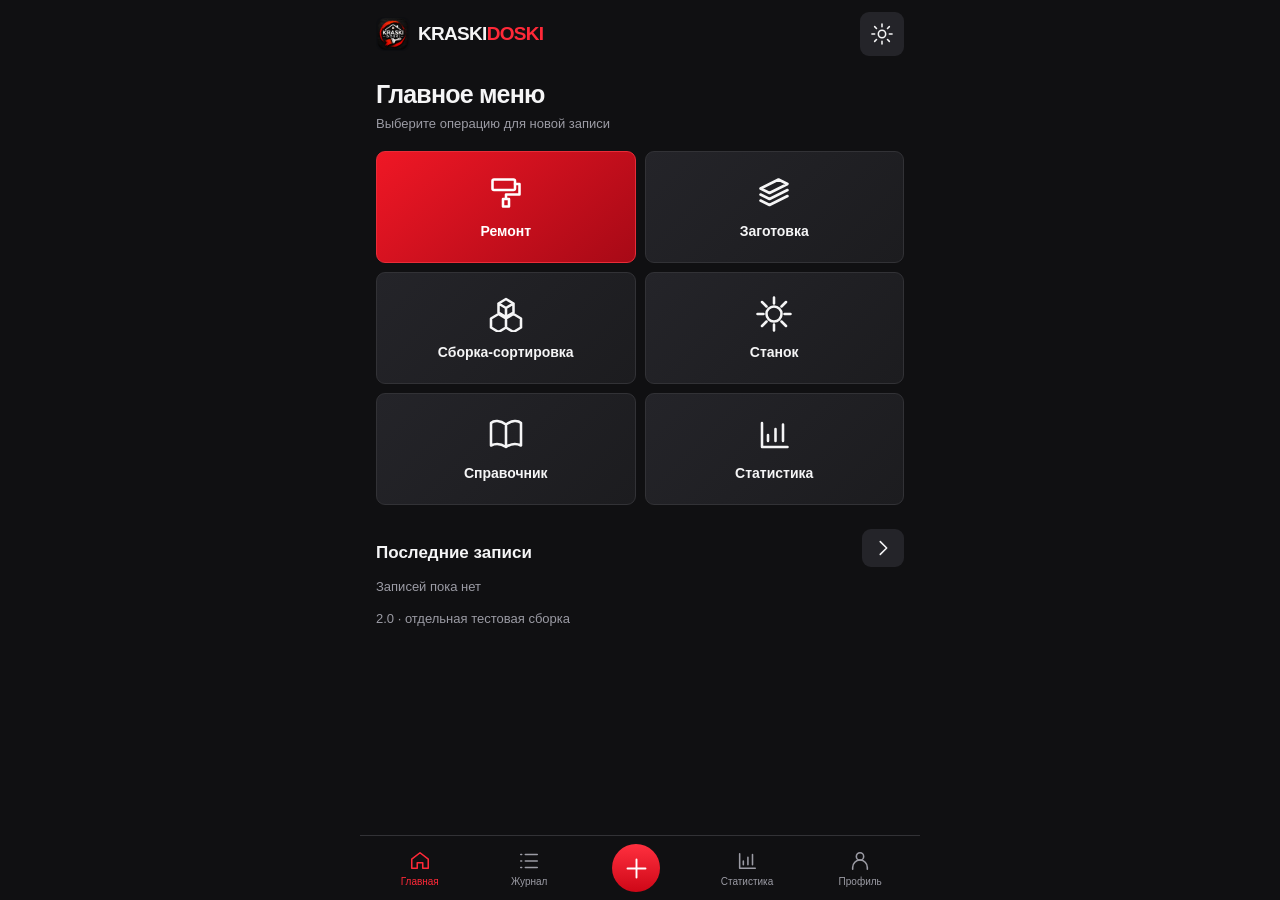
<file: kraski-2.html>
<!doctype html><html lang="ru"><head><meta charset="utf-8"><meta name="viewport" content="width=device-width,initial-scale=1,viewport-fit=cover"><meta name="theme-color" content="#101012"><meta name="apple-mobile-web-app-capable" content="yes"><meta name="apple-mobile-web-app-title" content="KRASKI DOSKI"><meta name="mobile-web-app-capable" content="yes"><meta name="apple-mobile-web-app-status-bar-style" content="default"><link rel="apple-touch-icon" sizes="180x180" href="./kd2-apple-icon.png"><link rel="icon" type="image/png" href="./kd2-apple-icon.png"><title>KRASKI DOSKI 2.0</title><style>
:root{font:15px -apple-system,BlinkMacSystemFont,'Segoe UI',sans-serif;color-scheme:dark;--bg:#101012;--card:#1c1c1f;--line:#323236;--fg:#f5f5f6;--mut:#9b9ba4;--red:#ff2938;--soft:#242429}*{box-sizing:border-box}body{margin:0;background:var(--bg);color:var(--fg)}body.light{color-scheme:light;--bg:#f3f3f5;--card:#fff;--line:#e2e2e6;--fg:#17171b;--mut:#676772;--soft:#eaeaf0;--red:#d80c20}main{max-width:560px;margin:auto;padding:calc(12px + env(safe-area-inset-top)) 16px calc(100px + env(safe-area-inset-bottom))}header{display:flex;align-items:center;gap:8px;margin-bottom:24px}header img{width:34px;height:34px;border-radius:8px}header b{font-size:19px;letter-spacing:-.7px}em{font-style:normal;color:var(--red)}header button{margin-left:auto}h1{font-size:25px;letter-spacing:-.8px;margin:0 0 6px}h2{font-size:17px;margin:20px 0 10px}p{color:var(--mut);margin:5px 0 14px;font-size:13px;line-height:1.4}button,input,select,textarea{font:inherit;color:var(--fg)}button{cursor:pointer;border:0;background:var(--soft);border-radius:9px;padding:11px}button:active{opacity:.75}svg{width:22px;height:22px;vertical-align:middle;flex:none}button svg{pointer-events:none}.tiles{display:grid;grid-template-columns:1fr 1fr;gap:9px;margin:18px 0}.tile{height:112px;display:flex;flex-direction:column;justify-content:center;align-items:center;gap:12px;background:linear-gradient(135deg,var(--soft),var(--card));border:1px solid var(--line);font-weight:650;font-size:14px;line-height:1.15}.tile svg{width:36px;height:36px}.tile:first-child{background:linear-gradient(140deg,#ef1725,#a70916);border-color:#e92c38;color:white}.card{border:1px solid var(--line);background:var(--card);border-radius:12px;padding:12px;margin:9px 0}.row{display:flex;align-items:center;gap:9px;min-height:43px;border-bottom:1px solid var(--line);padding:5px 0}.row:last-child{border:0}.row>svg{color:var(--mut);width:19px;height:19px}.row label{flex:0 1 39%;font-size:12px;color:var(--mut)}.row input,.row select,.row textarea{flex:1;width:0;min-width:0;max-width:100%;background:transparent;border:0;text-align:right;padding:8px 4px;outline:none;box-sizing:border-box;font-size:14px}.row input[type=date],.row input[type=time]{appearance:none;-webkit-appearance:none;display:block;min-width:0;overflow:hidden}.row select{direction:ltr!important;text-align:left!important;unicode-bidi:isolate;min-width:0;flex:1 1 0;appearance:auto}.row:has(select#size),.row:has(select#rs),.row:has(select#operation){flex-wrap:wrap}.row:has(select#size) select,.row:has(select#rs) select,.row:has(select#operation) select{flex:0 0 100%;width:100%;padding:9px 4px}.ref-table{width:100%;border-collapse:collapse;font-size:14px;direction:ltr}.ref-table th,.ref-table td{padding:11px 3px;border-bottom:1px solid var(--line);text-align:left}.ref-table th{font-size:12px;color:var(--mut)}.ref-table td:last-child,.ref-table th:last-child{text-align:right;white-space:nowrap}.ref-table td:first-child{overflow-wrap:anywhere}.ref-search{width:100%;min-width:0}.ref-version{color:var(--mut);font-size:12px}.row input[type=checkbox]{flex:0 0 22px;width:22px;height:22px}.primary{background:linear-gradient(180deg,#ff2433,#c91020);color:white;font-weight:650;width:100%;min-height:46px;margin:10px 0}.small{font-size:12px;padding:8px 10px}.flex{display:flex;align-items:center;gap:8px}.spread{justify-content:space-between}.muted{color:var(--mut);font-size:12px}.metrics{display:grid;grid-template-columns:1fr 1fr;gap:9px}.metric{min-width:0;background:var(--card);border:1px solid var(--line);border-radius:11px;padding:13px;display:grid;gap:8px}.metric svg{color:var(--red)}.metric strong{font-size:21px;letter-spacing:-.7px;overflow-wrap:anywhere}.nav{position:fixed;bottom:0;left:50%;transform:translateX(-50%);width:min(100%,560px);background:var(--bg);border-top:1px solid var(--line);display:flex;align-items:center;justify-content:space-around;padding:8px 5px calc(8px + env(safe-area-inset-bottom));z-index:5}.nav button{background:none;color:var(--mut);font-size:10px;display:flex;flex-direction:column;align-items:center;gap:4px;padding:4px;min-width:53px}.nav button.active{color:var(--red)}.nav button.plus{background:linear-gradient(#ff303f,#ce0717);color:white;border-radius:50%;min-width:48px;width:48px;height:48px;display:grid;place-items:center}.nav button.plus svg{width:27px;height:27px}.record{display:flex;gap:10px;align-items:center;padding:12px 10px;background:var(--card);border:1px solid var(--line);border-radius:10px;margin:5px 0;cursor:pointer}.record>svg{color:var(--red);width:27px;height:27px}.record .info{flex:1;min-width:0}.record b{font-size:14px}.record small{display:block;color:var(--mut);font-size:11px;margin-top:3px;overflow-wrap:anywhere}.right{text-align:right}.datehead{display:flex;justify-content:space-between;font-size:12px;color:var(--mut);padding:10px 0 3px}.filters{display:flex;gap:5px;overflow:auto;margin:12px 0}.filters button{white-space:nowrap;font-size:12px}.filters .active{background:#d91222;color:white}.search{width:100%;padding:12px;background:var(--card);border:1px solid var(--line);border-radius:10px;margin:8px 0}.bars{height:115px;display:flex;gap:6px;align-items:end;padding:8px 0}.bars div{flex:1;min-width:0;text-align:center;font-size:10px;color:var(--mut)}.bars i{display:block;background:linear-gradient(#ff4350,#b40718);border-radius:4px 4px 0 0;margin:0 2px 5px}.donut{width:112px;height:112px;border-radius:50%;display:grid;place-items:center;flex:none}.donut span{border-radius:50%;width:84px;height:84px;background:var(--card);display:grid;place-items:center;font-weight:700;font-size:13px}dialog{max-width:min(92vw,480px);width:100%;background:var(--card);color:var(--fg);border:1px solid var(--line);border-radius:16px;padding:18px}dialog::backdrop{background:#000a}.hide{display:none!important} @media print{.nav,header,button,.filters,.search{display:none!important}body{background:white;color:black}main{padding:0}.card,.record{background:white;color:black;border-color:#aaa}}
</style><link rel="manifest" href="./kd2.webmanifest"></head><body><main><header><img src="[data-uri]" alt=""><b>KRASKI<em>DOSKI</em></b><button id="theme" aria-label="Тема"></button></header><section id="screen"></section></main><nav class="nav" id="nav"></nav><dialog id="modal"></dialog><script>
const DS=[{"id": "remont", "title": "Ремонт", "key": "kraski_doski_remont_v2", "withBad": true, "operations": [{"name": "Строганая доска", "rate": 33}, {"name": "Поднятый ворс", "rate": 43}, {"name": "Шпаклёвка", "rate": 33}]}, {"id": "zagotovka", "title": "Заготовка", "key": "kraski_doski_zagotovka_v2", "withBad": true, "operations": [{"name": "Заготовка", "rate": 15}]}, {"id": "sortirovka", "title": "Сборка-сортировка", "key": "kraski_doski_sortirovka_v2", "withBad": false, "operations": [{"name": "Сборка", "rate": 2.5}, {"name": "Сортировка", "rate": 2}]}, {"id": "stanok", "title": "Станок", "key": "kraski_doski_stanok_v1", "withBad": false, "operations": [{"name": "Строганая доска", "rate": 4}, {"name": "Промежутка", "rate": 3}, {"name": "Поднятый ворс", "rate": 3}]}];const sizeSet=['20×95×6000','20×120×6000','20×145×6000','45×95×6000','45×145×6000','45×195×6000'];
const PROFILES={
  'ИБКП':['17×145×6000','17×145×5700','17×145×5400','20×145×6000','20×145×5700','20×145×5400','20×170×6000','20×170×5700','20×170×5400','23×196×6000'],
  'UYW':['20×145×6000','20×145×5700','20×145×5400','20×170×6000','20×170×5700','20×170×5400'],
  'UYS':['20×145×6000','20×145×5700','20×145×5400','20×170×6000','20×170×5700','20×170×5400'],
  'UTV':['20×170×6000'],'UTS':['20×170×6000'],
  'KM4R':sizeSet.flatMap(s=>[s,s+' - 4 стороны']),
  'KM2R':['20×95×6000','20×120×6000','20×145×6000'],
  'Вагонка':['15×121×6000'],'Планкен':['20×145×6000']
};
const $=id=>document.getElementById(id), esc=x=>String(x??'').replace(/[&<>"']/g,c=>({'&':'&amp;','<':'&lt;','>':'&gt;','"':'&quot;',"'":'&#39;'}[c])), num=x=>Number(x)||0, fmt=x=>num(x).toLocaleString('ru-RU',{maximumFractionDigits:2}), money=x=>fmt(x)+' ₽', today=()=>{let d=new Date;return new Date(d-d.getTimezoneOffset()*60000).toISOString().slice(0,10)}, uid=()=>crypto.randomUUID?.()||Date.now()+'-'+Math.random(), read=(k,d)=>{try{return JSON.parse(localStorage.getItem(k))??d}catch{return d}}, KEY='kraski_doski_2_preview', oldcat=()=>read('kraski_doski_catalog_v2',{workers:[],profiles:PROFILES,orders:[],positions:[]});function initial(){return {catalog:oldcat(),apps:Object.fromEntries(DS.map(d=>[d.id,read(d.key,{records:[],operations:d.operations,hourRate:350})])),theme:'dark'}}let state=read(KEY,null)||initial(), page='home', dept=DS[0].id, edit=null, draft=null, filter='all', period=30;const paths={home:'<path d="m3 10 9-7 9 7v10h-6v-6H9v6H3z"/>',list:'<path d="M8 5h13M8 12h13M8 19h13M3 5h1M3 12h1M3 19h1"/>',plus:'<path d="M12 4v16M4 12h16"/>',chart:'<path d="M4 20V4M4 20h17M8 16v-4M13 16V8M18 16V5"/>',user:'<circle cx="12" cy="7" r="4"/><path d="M4 21v-2a8 8 0 0 1 16 0v2"/>',remont:'<rect x="3" y="3" width="15" height="7" rx="1"/><path d="M18 6h3v7h-9v3M10 16h4v5h-4z"/>',zagotovka:'<path d="m3 9 12-6 6 3-12 6zM3 13l6 3 12-6M3 17l6 3 12-6"/>',sortirovka:'<path d="m12 2 5 3v6l-5 3-5-3V5zM12 8l5-3M12 8v6M7 5l5 3M7 12l-5 3v6l5 3 5-3v-6zm10 0 5 3v6l-5 3-5-3v-6z"/>',stanok:'<circle cx="12" cy="12" r="5"/><path d="M12 1v4M12 19v4M1 12h4m14 0h4M4 4l3 3m10 10 3 3m0-16-3 3M7 17l-3 3"/>',book:'<path d="M12 5C8 2 4 2 2 4v15c4-2 7-1 10 1 3-2 6-3 10-1V4c-2-2-6-2-10 1zm0 0v15"/>',calendar:'<rect x="3" y="5" width="18" height="16" rx="2"/><path d="M3 10h18M7 2v6m10-6v6"/>',box:'<path d="m3 7 9-4 9 4v10l-9 4-9-4zm0 0 9 4 9-4m-9 4v10"/>',clock:'<circle cx="12" cy="12" r="9"/><path d="M12 6v6l4 2"/>',money:'<circle cx="12" cy="12" r="9"/><path d="M10 18V6h4a3 3 0 0 1 0 6H8m0 3h7"/>',sun:'<circle cx="12" cy="12" r="4"/><path d="M12 1v3m0 16v3M1 12h3m16 0h3M4 4l2 2m12 12 2 2M20 4l-2 2M6 18l-2 2"/>',chev:'<path d="m9 5 7 7-7 7"/>'};const ico=k=>`<svg viewBox="0 0 24 24" fill="none" stroke="currentColor" stroke-width="1.7" stroke-linecap="round" stroke-linejoin="round">${paths[k]||paths.box}</svg>`;function persist(){try{localStorage.setItem(KEY,JSON.stringify(state));return true}catch(e){alert('Не удалось сохранить данные: '+e.message);return false}}const config=()=>DS.find(d=>d.id===dept), app=()=>state.apps[dept], all=()=>DS.flatMap(d=>(state.apps[d.id]?.records||[]).map(r=>({...r,department:d.id}))), name=id=>DS.find(d=>d.id===id)?.title||id, total=(a,k)=>a.reduce((s,r)=>s+num(r[k]),0);function go(p){page=p;render();window.scrollTo(0,0)}function start(id,r=null,copy=false){dept=id;edit=copy?null:r?.id||null;draft=r?{...r,date:copy?today():r.date}: {date:today(),workerId:app().lastWorkerId||'',mode:'piece',operation:app().operations[0]?.name,qty:'',bad:0,profile:Object.keys(state.catalog.profiles)[0]};go('entry')}function opts(a,v){return a.map(x=>{let [k,t]=Array.isArray(x)?x:[x,x];return `<option value="${esc(k)}" ${String(k)===String(v)?'selected':''}>${esc(t)}</option>`}).join('')}function sel(id,a,v){return `<select id="${id}">${opts(a,v)}</select>`}function inp(id,v='',type='text'){return `<input id="${id}" type="${type}" value="${esc(v)}" ${type==='number'?'min="0" step="any" inputmode="decimal"':''}>`}function row(label,field,k='box'){return `<div class="row">${ico(k)}<label>${label}</label>${field}</div>`}function metric(t,v,k){return `<div class="metric">${ico(k)}<span class="muted">${t}</span><strong>${v}</strong></div>`}function rec(r){return `<div class="record" onclick="openRecord('${esc(r.department)}','${esc(r.id)}')">${ico(r.department)}<div class="info"><b>${esc(name(r.department))}</b><small>${esc(r.operation)} · ${esc(r.order||'—')} / ${esc(r.position||'—')}</small><small>${esc(r.worker||'')} · ${esc(r.profile||'')} ${esc(r.size||'')}</small></div><div class="right"><b>${r.mode==='hour'?fmt(r.hours)+' ч':fmt(r.area)+' м²'}</b><small style="color:var(--red)">${money(r.pay)}</small></div>${ico('chev')}</div>`}function render(){document.body.classList.toggle('light',state.theme==='light');$('theme').innerHTML=ico('sun');$('nav').innerHTML=[['home','Главная','home'],['journal','Журнал','list'],['entry','','plus'],['stats','Статистика','chart'],['settings','Профиль','user']].map(([p,t,k])=>`<button class="${p===page?'active':''} ${p==='entry'?'plus':''}" onclick="${p==='entry'?"start(dept)":`go('${p}')`}">${ico(k)}${t}</button>`).join('');let a=all(),s=$('screen');if(page==='home'){s.innerHTML=`<h1>Главное меню</h1><p>Выберите операцию для новой записи</p><div class="tiles">${DS.map(d=>`<button class="tile" onclick="start('${d.id}')">${ico(d.id)}${d.title}</button>`).join('')}<button class="tile" onclick="go('ref')">${ico('book')}Справочник</button><button class="tile" onclick="go('stats')">${ico('chart')}Статистика</button></div><div class="flex spread"><h2>Последние записи</h2><button class="small" onclick="go('journal')">${ico('chev')}</button></div>${a.sort((x,y)=>String(y.updatedAt||y.date).localeCompare(String(x.updatedAt||x.date))).slice(0,3).map(rec).join('')||'<p>Записей пока нет</p>'}<p>2.0 · отдельная тестовая сборка</p>`}else if(page==='entry')entry();else if(page==='journal'||page==='orders'||page==='report')journal();else if(page==='stats')stats();else if(page==='settings')settings();else reference()}
function entry(){let d=draft||{},c=config(),a=app(),profiles=state.catalog.profiles,pr=d.profile||Object.keys(profiles)[0],sorting=d.sorting||{};let fields=[['sortNumber','№ сортировки'],['sortArea','Площадь сортировки'],['orderQty','Количество в заказе'],['orderGrade','Сорт'],['orderArea','Площадь заказа'],['whABC','ABC'],['whAB','AB'],['whCover','AB (укрывная)'],['whD','D'],['sortNote','Примечание']];$('screen').innerHTML=`<div class="flex spread"><h1>${edit?'Редактирование':'Новая запись'}</h1><button class="small" onclick="repeat()">↻ Повторить</button></div><div class="card">${row('Участок',sel('dep',DS.map(x=>[x.id,x.title]),dept))}${row('Дата работы',inp('date',d.date||today(),'date'),'calendar')}${row('Сотрудник',sel('worker',[['','Выберите'],...state.catalog.workers.filter(w=>w.active!==false||w.id===d.workerId).map(w=>[w.id,w.name])],d.workerId),'user')}${row('Заказ',inp('order',d.order),'list')}${row('Позиция',inp('position',d.position))}${dept==='stanok'?row('Время',inp('machineTime',d.machineTime,'time'),'clock'):''}${row('Начисление',sel('mode',[['piece','Сдельная'],['hour','Почасовая']],d.mode),'money')}</div><div class="card" id="piece">${row('Вид работы',sel('operation',a.operations.map(o=>[o.name,o.name+' · '+fmt(o.rate)+' ₽']),d.operation))}${row('Профиль',sel('profile',Object.keys(profiles),pr))}${row('Размер',sel('size',profiles[pr]||[],d.size))}${row('Количество',inp('qty',d.qty,'number'))}${c.withBad?row('Брак',inp('bad',d.bad||0,'number')):''}${row('Площадь вручную',`<input id="manual" type="checkbox" ${d.manual?'checked':''}>`)}<div id="manualrow">${row('Площадь, м²',inp('manualArea',d.manual?d.area:'','number'))}</div><div id="sorting">${dept==='sortirovka'?fields.map(([k,t])=>row(t,inp(k,sorting[k],['sortArea','orderQty','orderArea','whABC','whAB','whCover','whD'].includes(k)?'number':'text'))).join(''):''}</div></div><div class="card" id="hour">${row('Часы',inp('hours',d.hours,'number'),'clock')}${row('Описание',inp('description',d.description))}</div><div class="metrics" id="result"></div><button class="primary" onclick="save()">Сохранить запись</button>`; $('dep').onchange=()=>start($('dep').value);$('profile').onchange=()=>{$('size').innerHTML=opts(profiles[$('profile').value]||[]);calc()};$('screen').addEventListener('input',calc,{once:false});$('screen').onchange=calc;calc()}
function calc(){if(page!=='entry'||!$('mode'))return;let hour=$('mode').value==='hour',qty=num($('qty').value),bad=num($('bad')?.value),p=$('profile').value,s=$('size').value,[t,w,l]=(s.match(/\d+/g)||[]).map(Number),width=s.includes('4 стороны')?2*(w+t):['KM2R','KM4R'].includes(p)?w+2*t:w,area=$('manual').checked?num($('manualArea').value):num(width*l*Math.max(0,qty-bad)/1e6),hours=num($('hours').value),op=hour?'Почасовая работа':$('operation').value,rate=edit&&draft.operation===op&&Number.isFinite(+draft.rate)?+draft.rate:hour?num(app().hourRate):num(app().operations.find(o=>o.name===op)?.rate),pay=Math.round((hour?hours:area)*rate*100)/100;$('piece').classList.toggle('hide',hour);$('hour').classList.toggle('hide',!hour);$('manualrow').classList.toggle('hide',!$('manual').checked);$('sorting').classList.toggle('hide',op!=='Сортировка');$('result').innerHTML=metric('Выработка',hour?fmt(hours)+' ч':fmt(area)+' м²','chart')+metric('Заработок',`<em>${money(pay)}</em>`,'money');return {mode:hour?'hour':'piece',operation:op,qty:hour?0:qty,bad:hour?0:bad,profile:hour?'':p,size:hour?'':s,area:hour?0:area,hours:hour?hours:0,rate,pay,manual:!hour&&$('manual').checked}}
function save(){let r=calc(),w=state.catalog.workers.find(w=>w.id===$('worker').value),date=$('date').value;if(!w||!date||r.rate<0|| (r.mode==='piece'&&(!Number.isInteger(r.qty)||r.qty<=0||!Number.isInteger(r.bad)||r.bad<0||r.bad>r.qty||!r.area||r.area<0))||(r.mode==='hour'&&r.hours<=0))return alert('Проверьте сотрудника, дату и объём.');Object.assign(r,{id:edit||uid(),department:dept,date,workerId:w.id,worker:w.name,order:$('order').value.trim(),position:$('position').value.trim(),description:r.mode==='hour'?$('description').value:'',updatedAt:new Date().toISOString()});if($('machineTime'))r.machineTime=$('machineTime').value;if(r.operation==='Сортировка'){r.sorting={};for(let k of ['sortNumber','sortArea','orderQty','orderGrade','orderArea','whABC','whAB','whCover','whD','sortNote']){let e=$(k);if(e.type==='number'&&e.value!==''&&(+e.value<0||!Number.isFinite(+e.value)))return alert('Проверьте поля сортировки');r.sorting[k]=e.type==='number'&&e.value!==''?+e.value:e.value}}if(date>today()&&!confirm('Дата в будущем. Продолжить?'))return;if(app().records.some(x=>x.id!==edit&&['date','workerId','order','position','operation','qty','area','hours'].every(k=>String(x[k]??'')===String(r[k]??'')))&&!confirm('Похожая запись уже существует. Сохранить?'))return;let old=app().records.slice();if(edit)app().records=old.map(x=>x.id===edit?r:x);else app().records.unshift(r);app().lastWorkerId=w.id;if(!persist()){app().records=old;return}edit=null;go('journal')}
function repeat(){let r=app().records[0];if(!r)return alert('Нет предыдущих записей');start(dept,r,true)}function openRecord(d,id){let r=state.apps[d].records.find(x=>String(x.id)===id);if(!r)return;let m=$('modal');m.innerHTML=`<h2>${esc(name(d))}</h2><p>${esc(r.date)} · ${esc(r.worker)} · ${money(r.pay)}</p><button class="primary" id="ed">Редактировать</button><button id="del">Удалить запись</button> <button onclick="$('modal').close()">Закрыть</button>`;m.showModal();$('ed').onclick=()=>{m.close();start(d,r)};$('del').onclick=()=>{if(confirm('Удалить запись?')){let a=state.apps[d],old=a.records;a.records=a.records.filter(x=>x!==r);if(!persist())a.records=old;m.close();render()}}}
function journal(){let s=$('screen');s.innerHTML=`<h1>${page==='orders'?'История заказов':page==='report'?'Отчёт':'Журнал'}</h1><div class="filters">${[['all','Все'],...DS.map(d=>[d.id,d.title])].map(([k,t])=>`<button class="${filter===k?'active':''}" onclick="filter='${k}';journal()">${t}</button>`).join('')}</div><input id="search" class="search" placeholder="Поиск заказа, сотрудника, профиля"><div class="card">${row('С даты',inp('from','','date'),'calendar')}${row('По дату',inp('to','','date'),'calendar')}</div><div id="journalList"></div>${page==='report'?'<button class="primary" onclick="window.print()">Печатать / PDF</button><button onclick="csv()">CSV</button>':''}`;for(let k of ['search','from','to'])$(k).oninput=journalRows;journalRows()}function rows(){let q=($('search')?.value||'').toLowerCase(),f=$('from')?.value,t=$('to')?.value;return all().filter(r=>(filter==='all'||r.department===filter)&&(!f||r.date>=f)&&(!t||r.date<=t)&&(!q||[r.order,r.position,r.worker,r.profile,r.operation].join(' ').toLowerCase().includes(q))).sort((a,b)=>String(b.date).localeCompare(String(a.date)))}function journalRows(){let a=rows(),groups={};for(let r of a)(groups[r.date]??=[]).push(r);$('journalList').innerHTML=`<div class="metrics">${metric('Начислено',money(total(a,'pay')),'money')}${metric('Выработка',fmt(total(a,'area'))+' м²','chart')}</div>`+Object.entries(groups).map(([d,rs])=>`<div class="datehead"><b>${esc(d.split('-').reverse().join('.'))}</b>${money(total(rs,'pay'))}</div>${rs.map(rec).join('')}`).join('')+(a.length?'':'<p>Нет записей.</p>')}
function stats(){let end=today(),cut=new Date(end+'T12:00:00');cut.setDate(cut.getDate()-period+1);let from=period===0?'':cut.toISOString().slice(0,10),a=all().filter(r=>!from||r.date>=from&&r.date<=end),days=Array.from({length:7},(_,i)=>{let d=new Date(end+'T12:00:00');d.setDate(d.getDate()-6+i);return d.toISOString().slice(0,10)}),vals=days.map(d=>total(a.filter(r=>r.date===d),'pay')),max=Math.max(1,...vals),areas=DS.map(d=>total(a.filter(r=>r.department===d.id),'area')),sum=areas.reduce((s,x)=>s+x,0),colors=['#ff2333','#ff7781','#a4a4ab','#55555e'];let n=0,stops=areas.map((v,i)=>{let x=n;n+=sum?v/sum*100:0;return colors[i]+' '+x+'% '+n+'%'});$('screen').innerHTML=`<h1>Статистика</h1><div class="filters">${[[1,'Сегодня'],[7,'Неделя'],[30,'Месяц'],[0,'Всё']].map(([k,t])=>`<button class="${k===period?'active':''}" onclick="period=${k};stats()">${t}</button>`).join('')}</div><div class="metrics">${metric('Заработок',money(total(a,'pay')),'money')}${metric('Выработка',fmt(sum)+' м²','chart')}${metric('Записей',a.length,'list')}${metric('Часы',fmt(total(a,'hours'))+' ч','clock')}</div><div class="card"><h2>Динамика заработка · 7 дней</h2><div class="bars">${vals.map((v,i)=>`<div title="${money(v)}"><i style="height:${Math.max(2,v/max*90)}px"></i>${days[i].slice(8)}</div>`).join('')}</div></div><div class="card"><h2>Выработка по участкам</h2><div class="flex"><div class="donut" style="background:${sum?'conic-gradient('+stops.join(',')+')':'var(--line)'}"><span>${fmt(sum)} м²</span></div><div style="flex:1">${DS.map((d,i)=>`<p><span style="color:${colors[i]}">●</span> ${d.title} · ${fmt(areas[i])} м²</p>`).join('')}</div></div></div>`}
function download(n,content,type){let url=URL.createObjectURL(new Blob([content],{type})),a=document.createElement('a');a.href=url;a.download=n;a.click();setTimeout(()=>URL.revokeObjectURL(url),1000)}function backup(){download('kraski-doski-2-'+today()+'.json',JSON.stringify({format:'kraski-doski-full-v2',catalog:state.catalog,apps:state.apps},null,2),'application/json')}function csv(){let cols=['department','date','worker','order','position','operation','profile','size','qty','bad','area','hours','rate','pay'];download('report.csv','\ufeff'+[cols.join(';'),...rows().map(r=>cols.map(k=>'"'+String(r[k]??'').replaceAll('"','""')+'"').join(';'))].join('\r\n'),'text/csv')}
function settings(){$('screen').innerHTML=`<h1>Профиль и настройки</h1><p>Тестовая версия · отдельное хранилище. Основное приложение не изменяется.</p><div class="card"><button class="primary" onclick="go('orders')">История заказов</button><button class="primary" onclick="go('report')">Отчёты и печать</button></div><h2>Сотрудники</h2><div class="card">${state.catalog.workers.map(w=>`<div class="row"><span style="flex:1">${esc(w.name)}</span><button class="small" onclick="toggleWorker('${esc(w.id)}')">${w.active===false?'Включить':'Отключить'}</button></div>`).join('')}${row('Имя',inp('wn'))}${row('Участок',sel('wh',DS.map(d=>[d.id,d.title]),dept))}<button class="primary" onclick="addWorker()">Добавить сотрудника</button></div><h2>Расценки</h2>${DS.map(d=>`<div class="card"><b>${d.title}</b>${state.apps[d.id].operations.map((o,i)=>row(esc(o.name),`<input type="number" min="0" step="any" value="${num(o.rate)}" onchange="setRate('${d.id}',${i},this.value)">`)).join('')}${row('Почасовая',`<input type="number" min="0" step="any" value="${num(state.apps[d.id].hourRate)}" onchange="setRate('${d.id}',-1,this.value)">`)} </div>`).join('')}<h2>Резервные копии</h2><button class="primary" onclick="backup()">Скачать JSON</button><div class="card"><label for="restore">Восстановить полную копию</label><input type="file" id="restore" accept=".json" style="max-width:100%"></div><button onclick="if(confirm('Заменить тестовые данные копией из старого приложения?')){state=initial();persist();render()}">Повторно скопировать старые данные</button>`;$('restore').onchange=async e=>{try{let o=JSON.parse(await e.target.files[0].text());if(o.format!=='kraski-doski-full-v2'||!Array.isArray(o.catalog?.workers)||!o.catalog.profiles||!DS.every(d=>Array.isArray(o.apps?.[d.id]?.records)&&Array.isArray(o.apps[d.id].operations)))throw Error('Нужна полная копия четырёх участков');if(confirm('Заменить только тестовые данные?')){state.catalog=o.catalog;state.apps=o.apps;persist();render()}}catch(e){alert(e.message)}}}function addWorker(){let n=$('wn').value.trim();if(!n)return;if(state.catalog.workers.some(w=>w.name.toLowerCase()===n.toLowerCase()))return alert('Имя уже существует');state.catalog.workers.push({id:uid(),name:n,home:$('wh').value,active:true});persist();settings()}function toggleWorker(id){let w=state.catalog.workers.find(w=>w.id===id);w.active=w.active===false;persist();settings()}function setRate(d,i,v){if(!Number.isFinite(+v)||+v<0)return alert('Проверьте ставку');if(i<0)state.apps[d].hourRate=+v;else state.apps[d].operations[i].rate=+v;persist()}
function areaPerBoard(profile,size){let [t,w,l]=(String(size).match(/\d+/g)||[]).map(Number);if(!(t>0&&w>0&&l>0))return 0;let face=profile==='KM4R'&&String(size).includes('4 стороны')?2*(w+t):['KM2R','KM4R'].includes(profile)?w+2*t:w;return face*l/1e6}
function fmtArea(v){return Number(v||0).toLocaleString('ru-RU',{maximumFractionDigits:4})}
function reference(){let profiles=state.catalog.profiles, rates=DS.flatMap(d=>(state.apps[d.id].operations||[]).map(o=>[String(o.rate),d.title+' · '+o.name+' — '+fmt(o.rate)+' ₽/м²'])), hrs=DS.map(d=>[String(state.apps[d.id].hourRate??350),d.title+' · '+fmt(state.apps[d.id].hourRate??350)+' ₽/ч']);$('screen').innerHTML=`<h1>Справочник</h1><p class="ref-version">Версия 2.2 · обновлённый справочник</p><h2>Калькулятор площади</h2><div class="card">${row('Профиль',sel('rp',Object.keys(profiles)))}${row('Размер',sel('rs',[]))}${row('Количество',inp('rq',100,'number'))}${row('Площадь вручную',inp('rm','','number'))}${row('Работа и ставка',sel('rr',rates))}<div class="metrics"><div class="metric"><span class="muted">Общая площадь</span><strong id="ra"></strong></div><div class="metric"><span class="muted">Стоимость работы</span><strong id="rpPay"></strong></div></div><p id="ra1" class="muted"></p></div><h2>Почасовая работа</h2><div class="card">${row('Часы',inp('rh',2,'number'))}${row('Ставка',sel('rhr',hrs))}<h2 id="rhp"></h2></div><h2>Профили и размеры</h2><input class="search ref-search" id="refSearch" placeholder="Поиск профиля или размера"><div id="refList"></div><h2>Добавить профиль / размер</h2><div class="card">${row('Название',inp('pn'))}${row('Размер, мм',inp('ps'))}<button class="primary" onclick="addSize()">Добавить</button></div>`;function list(){let q=$('refSearch').value.toLowerCase().trim();$('refList').innerHTML=Object.entries(profiles).map(([p,s])=>{let a=s.filter(x=>(p+' '+x).toLowerCase().includes(q));return a.length?`<div class="card"><h2>${esc(p)} · ${a.length}</h2><table class="ref-table"><thead><tr><th>Размер, мм</th><th>Площадь 1 доски</th></tr></thead><tbody>${a.map(x=>`<tr><td dir="ltr">${esc(x)}</td><td>${fmtArea(areaPerBoard(p,x))} м²</td></tr>`).join('')}</tbody></table></div>`:''}).join('')||'<p>Ничего не найдено</p>'}function calculate(){let p=$('rp').value,s=$('rs').value,one=areaPerBoard(p,s),area=$('rm').value!==''?Math.max(0,num($('rm').value)):one*Math.max(0,Math.floor(num($('rq').value)));$('ra').textContent=fmtArea(area)+' м²';$('rpPay').textContent=money(area*num($('rr').value));$('ra1').textContent='Обработка: '+(p==='KM4R'&&s.includes('4 стороны')?'4 стороны':['KM2R','KM4R'].includes(p)?'3 стороны':'1 сторона')+'. Площадь одной доски: '+fmtArea(one)+' м²';$('rhp').textContent=money(Math.max(0,num($('rh').value))*num($('rhr').value))}$('rp').onchange=()=>{$('rs').innerHTML=opts(profiles[$('rp').value]||[]);$('rm').value='';calculate()};$('rs').onchange=()=>{$('rm').value='';calculate()};for(let id of ['rq','rm','rr','rh','rhr']){$(id).oninput=calculate;$(id).onchange=calculate}$('refSearch').oninput=list;$('rp').onchange();list()}
function addSize(){let p=$('pn').value.trim(),s=$('ps').value.trim().replace(/[xх*]/gi,'×').replace(/\s*×\s*/g,'×');if(!p||!/^\d+×\d+×\d+( - 4 стороны)?$/.test(s))return alert('Пример: 20×145×6000');let a=state.catalog.profiles[p]??=[];if(!a.includes(s))a.push(s);persist();reference()}$('theme').onclick=()=>{state.theme=state.theme==='light'?'dark':'light';document.body.classList.toggle('light',state.theme==='light');persist()};if(!read(KEY,null))persist();render();
</script></body></html>
</file>
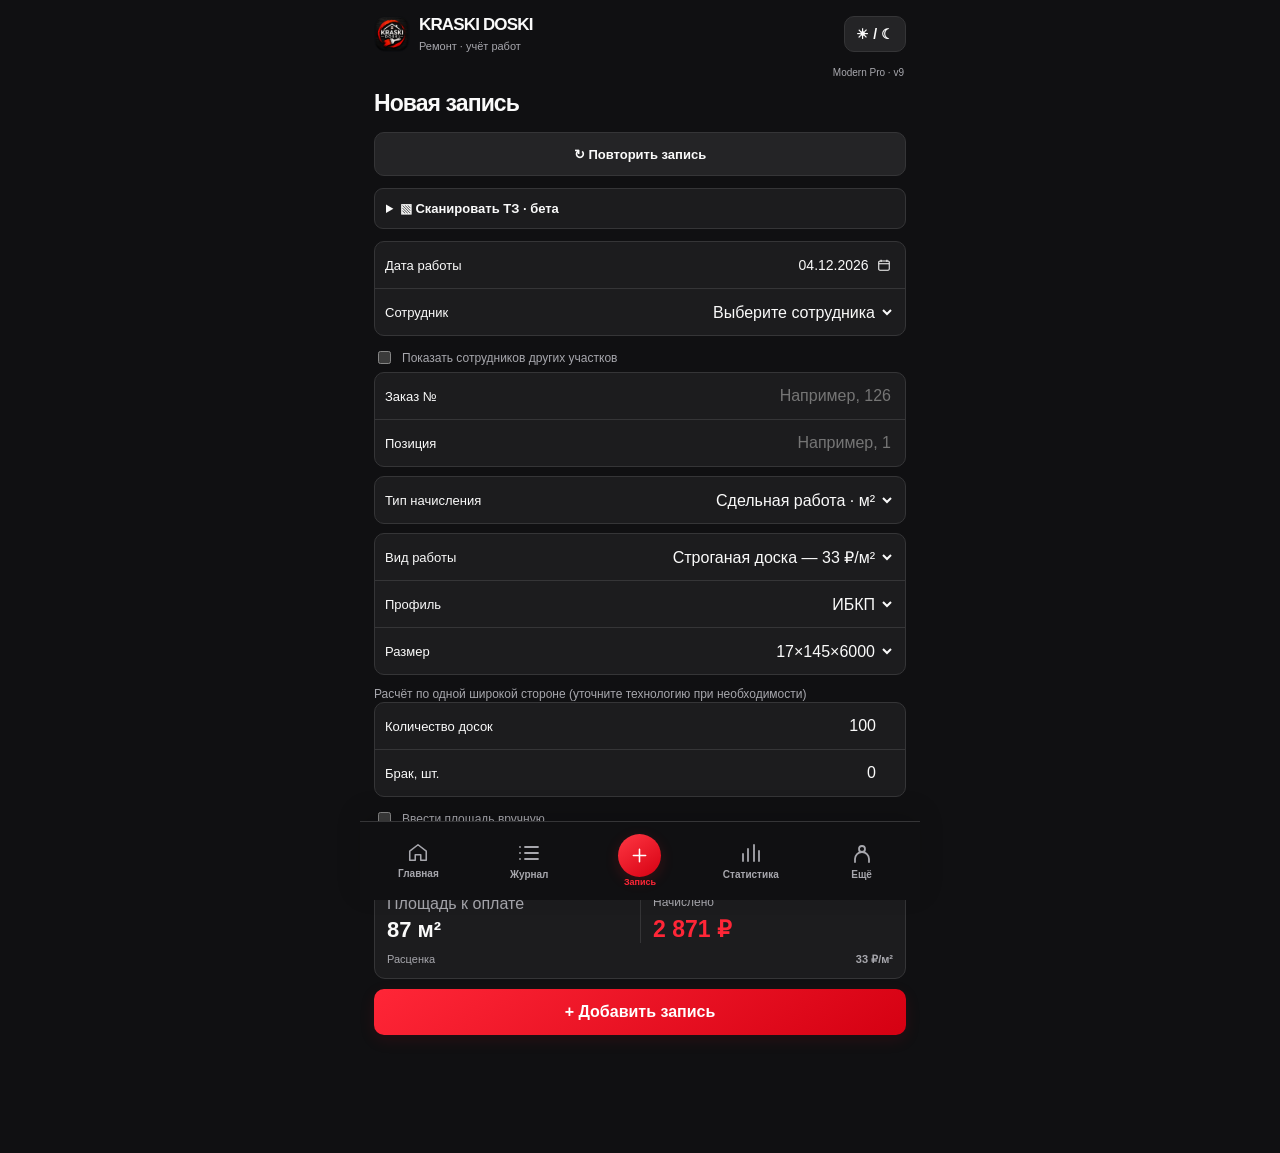
<file: remont.html>
<!doctype html>
<html lang="ru"><head><meta charset="utf-8"><meta name="viewport" content="width=device-width, initial-scale=1, viewport-fit=cover"><meta name="theme-color" content="#111216"><title>KRASKI DOSKI — Ремонт</title>
<style>
:root{font-family:system-ui,-apple-system,"Segoe UI",Arial,sans-serif;color-scheme:dark;background:#111216;color:#f5f5f7;--bg:#111216;--surface:#1c1d23;--surface2:#292a31;--stroke:#34353d;--inputstroke:#484952;--text:#f5f5f7;--muted:#a6a8b1;--red:#d71920;--blue:#6baeff}
*{box-sizing:border-box}html{min-height:100%;background:var(--bg)}body{margin:0;min-height:100vh;background:var(--bg);color:var(--text)}body.light{color-scheme:light;--bg:#f4f5f7;--surface:#fff;--surface2:#f1f2f5;--stroke:#dfe1e6;--inputstroke:#d3d7de;--text:#202127;--muted:#646978;--blue:#2368b6}main{max-width:760px;margin:auto;padding:18px 12px 80px}.top,.line{display:flex;align-items:center;justify-content:space-between;gap:10px}.brand-header{background:var(--surface);border:1px solid var(--stroke);border-radius:18px;padding:12px;margin-bottom:13px;min-width:0}.brand-wrap{display:flex;align-items:center;gap:12px;min-width:0}.brand-icon{display:flex;flex:0 0 56px;width:56px;height:56px;border-radius:12px;background:#d71920;color:#fff;align-items:center;justify-content:center}.brand-icon svg{width:32px;height:32px;display:block}.brand-lines{display:flex;flex-direction:column;gap:3px;min-width:0}.brand-name{font-size:17px;font-weight:700;letter-spacing:0;line-height:1.3;color:var(--text);white-space:nowrap}.brand-subtitle{font-size:14px;line-height:1.3;color:var(--muted);white-space:nowrap}.theme-btn{flex:none}.card{background:var(--surface);border:1px solid var(--stroke);border-radius:18px;padding:17px;margin:13px 0}.tabs{display:flex;gap:7px;overflow-x:auto;padding:5px 0}.tabs button{flex:1;white-space:nowrap;background:var(--surface2);color:var(--text);min-height:41px}.tabs button.active{background:#d71920;color:#fff}h1{font-size:23px;margin:5px 0 12px}h2{font-size:18px;margin:0 0 13px}h3{font-size:15px;margin:8px 0}p{line-height:1.45}label{font-size:13px;color:var(--muted);display:block;margin:12px 0 5px}input,select,textarea,button{font:inherit}input,select,textarea{width:100%;min-width:0;border-radius:10px;border:1px solid var(--inputstroke);background:var(--surface2);color:var(--text);padding:11px 12px;min-height:44px}textarea{min-height:78px;resize:vertical}input:focus,select:focus,textarea:focus{outline:2px solid #628fce;outline-offset:1px}input[type=date]{font-variant-numeric:tabular-nums}input[type=checkbox]{width:auto;min-height:auto;accent-color:#d71920}button{border:0;border-radius:10px;padding:11px 14px;cursor:pointer;color:white;background:#d71920;font-weight:700}button.secondary{background:#343640;color:white}body.light button.secondary{background:#666c7b}button.ghost{background:transparent;color:var(--text);border:1px solid var(--stroke)}button.danger{background:#733139;color:#fff}button:disabled{opacity:.45;cursor:not-allowed}.smallbtn{font-size:12px;padding:7px 9px}.wide{width:100%}.grid{display:grid;grid-template-columns:minmax(0,1fr) minmax(0,1fr);gap:10px}.grid>*{min-width:0}.grid3{display:grid;grid-template-columns:repeat(3,minmax(0,1fr));gap:8px}.hide{display:none!important}.muted,small{color:var(--muted)}small{font-size:12px}.total{background:var(--surface2);border-radius:12px;padding:15px;margin:16px 0}.sum{font-size:27px;font-weight:800;font-variant-numeric:tabular-nums}.tag{font-size:12px;border-radius:999px;padding:4px 9px;background:var(--surface2);color:var(--muted);white-space:nowrap}.tag.blue{background:#153c66;color:#79b7ff}.record.blue{border-color:#3578cb}.record{border:1px solid var(--stroke);border-radius:12px;padding:13px;margin:9px 0}.record p{margin:10px 0}.record .line{flex-wrap:wrap}.warning{font-size:12px;color:#e9b973}.notice{background:#46351e;border:1px solid #83603e;padding:12px;border-radius:10px;color:#ffdf9e;font-size:13px;line-height:1.5}body.light .notice{background:#fff2d8;color:#795014;border-color:#e3b678}.error{background:#4a252a;color:#ffd7db}.check{display:flex;align-items:center;gap:8px;margin-top:12px}.check label{margin:0}.listrow{display:flex;align-items:center;gap:7px;margin:8px 0}.listrow input{flex:1}.listrow button{flex:none}.settingsrow{padding:12px 0;border-bottom:1px solid var(--stroke)}.settingsrow:last-child{border:0}.settingsrow .grid{align-items:center}.pill{padding:4px 8px;background:var(--surface2);color:var(--muted);border-radius:100px;font-size:12px}hr{border:0;border-top:1px solid var(--stroke);margin:18px 0}.divider-title{padding-top:13px;border-top:1px solid var(--stroke);margin-top:21px}.row-actions{display:flex;justify-content:flex-end;gap:7px;margin-top:11px}.scrollnote{font-size:12px;line-height:1.45;color:var(--muted)}.rowtight{display:flex;align-items:center;gap:9px}.rowtight>*{min-width:0}.twolines{display:flex;flex-direction:column;gap:4px}.status{font-size:12px;color:var(--muted);margin-top:8px}.statgrid{display:grid;grid-template-columns:1fr 1fr;gap:10px}.stat{background:var(--surface2);border-radius:10px;padding:12px}.stat strong{display:block;font-size:20px}.stat small{display:block;margin-bottom:6px}.hr-note{font-size:12px;line-height:1.45;color:var(--muted);margin-top:7px}.filterrow{margin-top:5px}.nowrap{white-space:nowrap}#save{min-height:50px}.side-label{color:var(--blue)}.muted-divider{height:1px;background:var(--stroke);margin:8px 0}@media(max-width:420px){.brand-header{padding:10px;gap:7px}.brand-wrap{gap:9px}.brand-icon{width:46px;height:46px;flex-basis:46px;border-radius:11px}.brand-icon svg{width:27px;height:27px}.brand-name{font-size:15px}.brand-subtitle{font-size:12px}.theme-btn{font-size:11px;padding:7px}.card{padding:13px}.grid{gap:8px}.sum{font-size:24px}.tabs button{font-size:12px;padding:10px 8px}}@media(max-width:350px){.brand-name{font-size:13px}.brand-subtitle{font-size:11px}.tabs button{font-size:11px;padding:8px 5px}}@media print{.tabs,.theme-btn,button{display:none!important}body{background:#fff;color:#000}.card{break-inside:avoid}main{padding:0}}

/* iOS Safari: date controls have a wide intrinsic minimum size.
   Give date rows their own full-width columns on narrow screens. */
.date-grid > * {min-width:0;}
.date-grid input[type="date"] {display:block;width:100%;max-width:100%;min-width:0;box-sizing:border-box;}
@media (max-width:600px) {
  .date-grid {grid-template-columns:minmax(0,1fr);}
  .date-grid input[type="date"] {font-size:16px;}
}

/* Фирменный логотип KRASKI DOSKI */
.brand-icon.brand-logo,.mark.logo-mark,.logo.logo-mark{background:transparent!important;padding:0!important;box-shadow:none!important;overflow:hidden!important;border-radius:12px!important;}
.brand-icon.brand-logo img,.mark.logo-mark img,.logo.logo-mark img{width:100%;height:100%;display:block;object-fit:cover;border-radius:inherit;}

/* KRASKI DOSKI · productivity tools */
.tabs{flex-wrap:wrap;overflow-x:visible}.tabs button{flex:1 1 28%;font-size:12px;padding:10px 8px}
.ux-commands{display:flex;flex-wrap:wrap;gap:8px;margin:8px 0 12px}.ux-commands button{flex:1 1 150px}
.ux-note{padding:12px;border-radius:12px;background:var(--surface2);color:var(--muted);font-size:13px;line-height:1.5;margin:10px 0}
.ux-plot{display:flex;align-items:center;gap:9px;margin:9px 0}.ux-plot>span{width:104px;flex-shrink:0;color:var(--muted);font-size:12px}.ux-plot>div{flex:1;height:12px;background:var(--surface2);border-radius:6px;overflow:hidden}.ux-plot b{display:block;height:100%;background:#d71920;border-radius:6px}.ux-plot>strong{width:76px;text-align:right;font-size:12px}
.ux-topline{display:flex;flex-wrap:wrap;gap:8px}.ux-topline>*{flex:1 1 140px}
.ux-order{border:1px solid var(--stroke);border-radius:12px;padding:12px;margin:10px 0}
.ux-order summary{cursor:pointer;font-weight:700;line-height:1.45}.ux-order small{display:block;margin:6px 0}.ux-order ul{padding-left:18px;color:var(--muted);font-size:13px;line-height:1.6}
.ux-warning{border-left:3px solid #edab4a;background:var(--surface2);padding:12px;margin:12px 0;border-radius:8px;font-size:13px;color:var(--text)}
@media(max-width:420px){.tabs button{flex-basis:30%;font-size:11px}.ux-plot>span{width:82px}.ux-plot>strong{width:66px}}
@media print{body{background:white!important;color:black!important}main{max-width:none!important;padding:0!important}main>*:not(#uxPrintSheet){display:none!important}#uxPrintSheet{display:block!important;color:#111!important;background:#fff!important}#uxPrintSheet table{width:100%;border-collapse:collapse;font-size:10pt}#uxPrintSheet th,#uxPrintSheet td{border:1px solid #888;padding:5px;text-align:left;vertical-align:top}#uxPrintSheet h1{font-size:20pt}#uxPrintSheet p{font-size:11pt}#uxPrintSheet tr{break-inside:avoid}}

/* iPhone Safari: keep native date fields within their parent card.
   Safari sometimes gives the calendar's internal control an extra intrinsic width. */
.date-grid{width:100%;min-width:0;max-width:100%;grid-template-columns:repeat(2,minmax(0,1fr))}
.date-grid>div{min-width:0;max-width:100%;overflow:hidden}
.date-grid input[type="date"]{
  display:block!important;
  box-sizing:border-box!important;
  inline-size:100%!important;
  min-inline-size:0!important;
  max-inline-size:100%!important;
  width:100%!important;
  min-width:0!important;
  max-width:100%!important;
  overflow:hidden;
}
@media(max-width:600px){
  .date-grid{grid-template-columns:minmax(0,1fr)!important}
  .date-grid input[type="date"]{font-size:16px!important}
}
/* Safari-only width reserve for the native calendar widget.
   Prevents its border from extending beyond the white card on iPhones. */
@supports (-webkit-touch-callout: none) {
  .date-grid input[type="date"]{
    inline-size:calc(100% - 14px)!important;
    width:calc(100% - 14px)!important;
    max-inline-size:calc(100% - 14px)!important;
    max-width:calc(100% - 14px)!important;
  }
}


/* Fixed visual date control: native picker is clipped inside a bounded overlay. */
.kd-date{position:relative;display:flex;align-items:center;justify-content:space-between;gap:8px;width:100%;max-width:100%;min-width:0;box-sizing:border-box;overflow:hidden;height:44px;border:1px solid var(--inputstroke);border-radius:10px;background:var(--surface2);color:var(--text);padding:0 12px;font-size:16px}
.kd-date-text{overflow:hidden;text-overflow:ellipsis;white-space:nowrap;min-width:0;pointer-events:none}.kd-date svg{flex:none;pointer-events:none}
.kd-date input[type=date]{position:absolute!important;inset:0!important;width:100%!important;height:100%!important;min-width:0!important;max-width:100%!important;inline-size:100%!important;max-inline-size:100%!important;margin:0!important;padding:0!important;border:0!important;opacity:0!important;z-index:2;box-sizing:border-box!important;cursor:pointer;-webkit-appearance:none;appearance:none}
.kd-date:focus-within{outline:2px solid #628fce;outline-offset:1px}.date-grid>*{min-width:0;max-width:100%}

/* Bounded native date/time overlays, including iOS Safari. */
.grid{grid-template-columns:repeat(2,minmax(0,1fr))}.grid>*{min-width:0;max-width:100%}
.kd-date{position:relative!important;display:flex!important;box-sizing:border-box!important;width:100%!important;max-width:100%!important;min-width:0!important;overflow:hidden!important;contain:layout paint!important;clip-path:inset(0 round 10px);height:44px!important;}
.kd-date input[type=date],.kd-date input[type=time]{position:absolute!important;inset:0!important;display:block!important;width:100%!important;max-width:100%!important;min-width:0!important;height:100%!important;max-height:100%!important;inline-size:100%!important;max-inline-size:100%!important;min-inline-size:0!important;margin:0!important;padding:0!important;border:0!important;opacity:0!important;z-index:2;box-sizing:border-box!important;-webkit-appearance:none!important;appearance:none!important;}
@media(max-width:600px){.grid.date-grid{grid-template-columns:minmax(0,1fr)!important}}
 .tz-panel{border:1px solid var(--stroke);border-radius:12px;padding:12px;margin:12px 0;min-width:0;overflow:hidden}.tz-panel summary{cursor:pointer;font-weight:700;color:var(--text);padding:8px 0}.tz-panel img{max-width:100%;height:auto;margin:8px 0}.tz-panel textarea,.tz-panel input,.tz-panel select{max-width:100%;min-width:0;box-sizing:border-box}.tz-row{border:1px solid var(--stroke);border-radius:10px;margin:10px 0;padding:10px;overflow:hidden}.tz-source{overflow-wrap:anywhere;font-size:12px}.tz-panel button{margin-top:8px}
/* Modern Pro — presentation layer only */
:root{font-family:-apple-system,BlinkMacSystemFont,"Segoe UI",sans-serif;--bg:#101114;--surface:#1a1c20;--surface2:#24262b;--stroke:#303238;--inputstroke:#383b42;--text:#f4f5f7;--muted:#a6a9b1;--red:#ef232c}body.light{--bg:#f2f3f6;--surface:#fff;--surface2:#f5f6f8;--stroke:#e1e3e8;--inputstroke:#dfe1e6;--text:#181a20;--muted:#606674}html{background:#101114}body.light{background:var(--bg)}main{padding:calc(12px + env(safe-area-inset-top)) 13px calc(128px + env(safe-area-inset-bottom));max-width:760px}.brand-header,.brand{border:0;border-radius:15px;padding:10px 12px;margin-bottom:10px;background:var(--surface)}.brand-icon,.mark{width:43px;height:43px;flex-basis:43px}.brand-name{font-size:15px;letter-spacing:-.02em}.brand-subtitle{font-size:12px;white-space:normal}.brand-wrap{gap:9px}.theme-btn{min-height:40px;padding:9px 11px}.card{border-radius:14px;padding:14px;margin:10px 0;min-width:0}.grid>*{min-width:0}h1{font-size:23px;letter-spacing:-.035em}h2{font-size:19px;letter-spacing:-.025em}h3{font-size:14px}label{font-size:12px;margin:10px 0 5px;font-weight:500}input:not([type=checkbox]),select,textarea{font-size:16px;border-radius:9px;min-height:44px;max-width:100%}button{border-radius:10px;font-size:14px;min-height:44px}button.smallbtn{min-height:36px;font-size:12px}button.secondary{background:var(--surface2);color:var(--text);border:1px solid var(--stroke)}#save{background:#e51b25;font-size:16px;min-height:48px}#uxRepeat{font-size:13px} .total,.stat{border-radius:12px;background:var(--surface2);border:1px solid var(--stroke)}.sum{color:var(--red);font-size:28px}.stat strong{font-size:19px;font-variant-numeric:tabular-nums;overflow-wrap:anywhere}.record{border-radius:11px;padding:12px;background:var(--surface);margin:8px 0}.ux-plot b{background:linear-gradient(90deg,#a60e19,#fa2933)!important}.tz-panel{border-radius:12px}.kd-date{height:44px!important;border-radius:9px!important}.kd-date input[type=date],.kd-date input[type=time]{min-height:0!important}.tabs.kd-bottom{position:fixed;z-index:50;bottom:0;left:50%;transform:translateX(-50%);width:100%;max-width:760px;display:grid!important;grid-template-columns:repeat(7,minmax(0,1fr))!important;gap:2px!important;overflow:visible;padding:7px 4px calc(8px + env(safe-area-inset-bottom));background:var(--surface);border-top:1px solid var(--stroke);box-shadow:0 -8px 26px #0002}.kd-bottom button,.kd-bottom a{display:flex!important;flex-direction:column;align-items:center;justify-content:center;gap:4px;min-width:0;min-height:53px;padding:5px 0!important;background:transparent!important;color:var(--muted)!important;font-size:9px!important;font-weight:600;text-decoration:none;line-height:1.15;white-space:nowrap;border:0}.kd-bottom button.active{color:var(--red)!important;background:transparent!important}.kd-bottom button[data-tab=entry] svg{background:var(--red);color:white;border-radius:50%;padding:5px;width:29px;height:29px}.kd-bottom svg{flex-shrink:0}.kd-today{display:grid;grid-template-columns:1fr 1fr;gap:8px;margin:10px 0}.kd-today>div{background:var(--surface);border:1px solid var(--stroke);border-radius:13px;padding:12px;min-width:0}.kd-today small{display:block;font-size:11px;color:var(--muted)}.kd-today strong{display:block;font-size:20px;margin-top:5px;font-variant-numeric:tabular-nums;overflow-wrap:anywhere}.kd-today>div:first-child strong{color:var(--red)}.kd-home-link{color:var(--muted);text-decoration:none;font-size:13px}.kd-version{font-size:10px;color:var(--muted);text-align:right}.kd-bottom button:focus-visible,.kd-bottom a:focus-visible{outline:2px solid var(--red)}@media(max-width:360px){.kd-bottom button,.kd-bottom a{font-size:8px!important}.brand-name{font-size:13px}}@media print{.kd-bottom,.kd-today,.kd-home-link,.kd-version{display:none!important}main{padding:0}}

/* v10 concept layout */
:root{--bg:#101012;--surface:#1c1c1e;--surface2:#242426;--stroke:#353537;--inputstroke:#39393c;--red:#ff2637;--text:#fafafa;--muted:#a7a7ad}body.light{--bg:#f5f5f7;--surface:#fff;--surface2:#f1f1f4;--stroke:#e2e2e5;--inputstroke:#dedee2;--text:#171719;--muted:#68686e}main{max-width:560px;padding:calc(10px + env(safe-area-inset-top)) 14px calc(102px + env(safe-area-inset-bottom))}.brand-header{background:none;border:0;padding:4px 0;margin:0 0 10px}.brand-icon{width:36px;height:36px;flex-basis:36px}.brand-name{font-size:17px;font-weight:800;letter-spacing:-.05em}.brand-subtitle{font-size:11px}.theme-btn{min-height:36px}.kd-today{display:none}.card{background:transparent;border:0;padding:0;margin:0 0 16px;box-shadow:none}h1,h2{font-size:23px;margin:12px 0 15px;letter-spacing:-.04em}h3{font-size:15px;margin:18px 0 10px}.tabs.kd-bottom{grid-template-columns:repeat(5,minmax(0,1fr))!important;max-width:560px;background:var(--bg);padding:7px 4px calc(8px + env(safe-area-inset-bottom));border-top:1px solid var(--stroke)}.kd-bottom button,.kd-bottom a{font-size:10px!important;min-height:56px}.kd-bottom button[data-tab=entry] svg{width:43px;height:43px;padding:11px;background:linear-gradient(145deg,#ff3743,#d60012);box-shadow:0 4px 14px #d7192033}.kd-bottom button[data-tab=entry]{gap:0}.kd-bottom button[data-tab=entry] span{font-size:9px}.kd-bottom button[data-tab=report],.kd-bottom button[data-tab=orders]{display:none!important}.kd-bottom button.active{color:var(--red)!important}.extra-nav{display:grid;grid-template-columns:1fr 1fr;gap:8px;margin:12px 0}.extra-nav button{border:1px solid var(--stroke)}.v10-group{background:var(--surface);border:1px solid var(--stroke);border-radius:10px;overflow:hidden;margin:0 0 9px}.v10-field{display:grid;grid-template-columns:minmax(0, .85fr) minmax(0,1.15fr);align-items:center;gap:8px;padding:4px 10px;min-height:43px;border-bottom:1px solid var(--stroke);min-width:0}.v10-field:last-child{border-bottom:0}.v10-field label{font-size:13px;margin:0;color:var(--text);font-weight:500;line-height:1.2}.v10-field input:not([type=checkbox]),.v10-field select,.v10-field textarea{border:0;background:transparent;min-height:38px;height:auto;margin:0;padding:6px 4px;font-size:16px;text-align:right;min-width:0;width:100%;max-width:100%;box-shadow:none}.v10-field select{text-align-last:right}.v10-field .kd-date{border:0!important;background:transparent!important;padding:0 4px!important;height:38px!important;min-width:0;max-width:100%;justify-content:flex-end}.v10-field .kd-date-text{font-size:14px}.v10-field .kd-date input{position:absolute!important;opacity:0!important;inset:0!important;min-height:0!important;height:100%!important;padding:0!important;width:100%!important;max-width:100%!important}.v10-field .kd-date svg{width:14px;height:14px}.v10-field input[type=time]{appearance:none;-webkit-appearance:none;min-width:0;max-width:100%;overflow:hidden}.v10-group .hr-note{padding:6px 10px;font-size:11px}.v10-group small{display:block;padding:3px 10px;font-size:11px}.v10-group .check{margin:0;padding:8px 10px;font-size:12px}.v10-group .check input{width:17px;height:17px}.v10-tools{display:grid;grid-template-columns:1fr 1fr;gap:8px;margin:9px 0}.v10-tools .ux-commands{margin:0}.v10-tools button{width:100%;font-size:12px!important;min-height:36px}.tz-panel{margin:0 0 10px;padding:8px 11px;background:var(--surface);border-radius:9px}.tz-panel summary{font-size:13px;padding:4px 0}.v10-tools+.status:empty{display:none}#entry .total{display:grid;grid-template-columns:1fr 1fr;gap:0;padding:12px;margin:10px 0;background:var(--surface);border-radius:11px}#entry .total .line{display:flex;flex-direction:column;align-items:flex-start;gap:4px}#entry .total .line:nth-child(2){order:3;grid-column:1/-1;flex-direction:row;justify-content:space-between;font-size:11px;margin-top:10px;color:var(--muted)}#entry .total hr{display:none}#entry .total .line:last-child{border-left:1px solid var(--stroke);padding-left:12px}#entry .total .sum{font-size:23px;font-weight:800}#entry .total .line:first-child strong{font-size:22px}#entry .total .line:last-child>strong{font-size:12px;color:var(--muted);font-weight:500}#save{background:linear-gradient(145deg,#ff2637,#d50012);border:0;min-height:46px;border-radius:10px;box-shadow:0 5px 15px #c0002020}.v10-day{font-size:12px;color:var(--muted);background:var(--surface2);border-radius:6px;padding:7px 10px;margin:14px 0 6px;display:flex;justify-content:space-between}.record{background:var(--surface);border:1px solid var(--stroke);padding:10px 12px;margin:5px 0;border-radius:10px}.record p{font-size:12px;margin:5px 0}.record small{font-size:11px}.record .line strong{font-size:14px}.record .line:nth-last-child(2)>strong{color:var(--red)}.record .row-actions{margin-top:5px}.record .row-actions button{min-height:30px;font-size:11px}.statgrid{gap:8px}.stat{background:var(--surface);padding:13px;border-radius:11px}.stat strong{font-size:23px}.stat small{font-size:12px}.v10-chart{background:var(--surface);border:1px solid var(--stroke);border-radius:11px;padding:12px;margin:10px 0}.v10-chart svg{width:100%;height:auto;display:block;overflow:visible}.v10-chart h3{margin:0 0 10px}.v10-ring-layout{display:flex;align-items:center;gap:15px}.v10-ring{width:116px;aspect-ratio:1;flex:none;border-radius:50%;display:grid;place-items:center}.v10-ring>div{width:74%;height:74%;border-radius:50%;background:var(--surface);display:grid;place-content:center;text-align:center;font-size:15px;font-weight:700}.v10-ring small{font-size:10px;color:var(--muted)}.v10-legend{min-width:0;flex:1;font-size:11px}.v10-legend div{display:flex;align-items:center;gap:5px;margin:6px 0}.v10-legend i{width:8px;height:8px;flex:none;border-radius:2px}.v10-legend b{margin-left:auto;white-space:nowrap}.grid>*{min-width:0}.kd-date{max-width:100%!important;overflow:hidden!important}@media print{.extra-nav,.v10-tools{display:none!important}}
</style></head>
<body><main>
<header class="top brand-header"><div class="brand-wrap"><span aria-label="KRASKI DOSKI" class="brand-icon brand-logo" role="img"><img alt="KRASKI DOSKI" src="./logo-kraski-doski.png"/></span><div class="brand-lines"><strong class="brand-name">KRASKI DOSKI</strong><small class="brand-subtitle">Ремонт · учёт работ</small></div></div><button aria-label="Сменить тему" class="secondary theme-btn" id="themeBtn">☀ / ☾</button></header><div class="kd-today" id="kdToday"><div><small>Начислено сегодня · участок</small><strong id="kdPay">—</strong></div><div><small>Выработка сегодня · участок</small><strong id="kdArea">—</strong></div></div>
<nav aria-label="Разделы" class="tabs kd-bottom"><a href="./index.html?v=10"><svg aria-hidden="true" fill="none" height="22" stroke="currentColor" stroke-linecap="round" stroke-linejoin="round" stroke-width="1.7" viewbox="0 0 24 24" width="22"><path d="m3 10 9-7 9 7v10h-6v-6H9v6H3z"></path></svg><span>Главная</span></a><button data-tab="journal"><svg aria-hidden="true" fill="none" height="24" stroke="currentColor" stroke-linecap="round" stroke-linejoin="round" stroke-width="1.8" viewbox="0 0 24 24" width="24"><path d="M8 6h13M8 12h13M8 18h13M3 6h.01M3 12h.01M3 18h.01"></path></svg><span>Журнал</span></button><button class="active" data-tab="entry"><svg aria-hidden="true" fill="none" height="24" stroke="currentColor" stroke-linecap="round" stroke-linejoin="round" stroke-width="1.8" viewbox="0 0 24 24" width="24"><path d="M12 5v14M5 12h14"></path></svg><span>Запись</span></button><button data-tab="stats"><svg aria-hidden="true" fill="none" height="24" stroke="currentColor" stroke-linecap="round" stroke-linejoin="round" stroke-width="1.8" viewbox="0 0 24 24" width="24"><path d="M4 20v-7m5 7V8m6 12V4m5 16V10"></path></svg><span>Статистика</span></button><button data-tab="settings"><svg aria-hidden="true" fill="none" height="24" stroke="currentColor" stroke-linecap="round" stroke-linejoin="round" stroke-width="1.8" viewbox="0 0 24 24" width="24"><circle cx="12" cy="8" r="3"></circle><path d="M5 21v-3a7 7 0 0 1 14 0v3"></path></svg><span>Ещё</span></button><button data-tab="report"><svg aria-hidden="true" fill="none" height="22" stroke="currentColor" stroke-linecap="round" stroke-linejoin="round" stroke-width="1.7" viewbox="0 0 24 24" width="22"><path d="M6 3h9l4 4v14H6zM9 12h7M9 16h7"></path></svg><span>Отчёты</span></button><button data-tab="orders"><svg aria-hidden="true" fill="none" height="22" stroke="currentColor" stroke-linecap="round" stroke-linejoin="round" stroke-width="1.7" viewbox="0 0 24 24" width="22"><path d="M3 7h18v14H3zM3 7l3-4h12l3 4M9 12h6"></path></svg><span>Заказы</span></button></nav><div style="text-align:right;font-size:10px;color:var(--muted);margin:4px 2px 0">Modern Pro · v9</div>
<section class="hide" id="orders"><div class="card"><h2>История заказов</h2><p class="muted">Работы по номеру заказа из всех четырёх участков, сохранённые на этом устройстве в этом браузере.</p><label for="uxOrderSearch">Поиск заказа или позиции</label><input id="uxOrderSearch" placeholder="Например, 126" type="search"/><div id="uxOrderResults"></div></div></section>
<section class="hide" id="stats"><div class="card"><h2>Производственная статистика</h2><p class="muted">Данные текущего устройства. При отсутствии общей базы статистика с других телефонов сюда не попадёт.</p><div class="ux-topline"><div><label for="uxStatsPeriod">Период</label><select id="uxStatsPeriod"><option value="7">Последние 7 дней</option><option value="30">Последние 30 дней</option><option value="all">Всё время</option></select></div><div><label for="uxStatsDept">Подразделение</label><select id="uxStatsDept"><option value="all">Весь цех (это устройство)</option><option value="remont">Ремонт</option><option value="zagotovka">Заготовка</option><option value="sortirovka">Сборка-сортировка</option><option value="stanok">Станок</option></select></div></div><div id="uxStatsView"></div></div></section>
<section aria-hidden="true" class="hide" id="uxPrintSheet"></section>
<div class="notice hide" id="storageWarning" role="alert"></div>
<section id="entry"><div class="card"><h1 id="entryTitle">Новая запись</h1><div class="ux-commands"><button class="secondary" id="uxRepeat" type="button">↻ Повторить запись</button></div><details class="tz-panel" id="tzPanel"><summary>▧ Сканировать ТЗ · бета</summary><p class="muted">Снимите один лист крупно, без изгибов. Распознавание локальное; для загрузки OCR нужен интернет. Данные по ТЗ не равны фактической выработке.</p><label for="tzPhoto">Фото ТЗ</label><input accept="image/*" id="tzPhoto" type="file"/><img alt="Фото ТЗ" hidden="" id="tzPreview"/><button class="wide secondary" id="tzRun" type="button">Распознать</button><p class="muted" id="tzStatus" role="status"></p><details><summary>Распознанный текст / ручная правка</summary><textarea id="tzText" placeholder="Текст ТЗ" rows="6"></textarea><button class="wide secondary" id="tzParse" type="button">Разобрать текст</button></details><label for="tzOrder">Заказ № (проверьте)</label><input id="tzOrder" placeholder="584,007"/><label for="tzMode">Режим импорта</label><select id="tzMode"><option value="partial">По рукописному заданию</option><option value="full">Полное ТЗ</option><option value="manual">Выборочно</option></select><div id="tzHandBox"><label for="tzHand">Рукописное задание (проверьте по фото)</label><textarea id="tzHand" placeholder="П3 — 150 (300); П2 — 4 шт." rows="2"></textarea><button class="wide secondary" id="tzApply" type="button">Применить рукописное задание</button></div><p class="muted" id="tzModeInfo"></p><div id="tzRows"></div><button class="wide" id="tzBatch" style="margin-top:10px" type="button">Проверить и сохранить выбранные позиции</button><button class="wide secondary" id="tzAdd" type="button">+ Добавить строку вручную</button><p class="muted">Для массового сохранения сначала выберите сотрудника, дату и вид работы в основной форме. Проверьте фактическое количество и брак каждой строки. Для сортировки с дополнительными полями используйте перенос по одной позиции.</p></details><p aria-live="polite" class="status" id="uxEntryInfo"></p><div class="v10-group"><div class="v10-field"><label for="date">Дата работы</label><div class="kd-date"><span aria-hidden="true" class="kd-date-text">Выберите дату</span><svg aria-hidden="true" fill="none" height="18" stroke="currentColor" stroke-width="1.8" viewbox="0 0 24 24" width="18"><rect height="16" rx="2" width="18" x="3" y="5"></rect><path d="M7 3v4m10-4v4M3 10h18"></path></svg><input id="date" type="date"/></div></div><div class="v10-field"><label for="worker">Сотрудник</label><select id="worker"></select></div></div><label class="check"><input id="showAllWorkers" type="checkbox"/> Показать сотрудников других участков</label><div class="v10-group"><div class="v10-field"><label for="order">Заказ №</label><input id="order" list="orderHints" placeholder="Например, 126"/><datalist id="orderHints"></datalist></div><div class="v10-field"><label for="position">Позиция</label><input id="position" list="positionHints" placeholder="Например, 1"/><datalist id="positionHints"></datalist></div></div><div class="v10-group"><div class="v10-field"><label for="mode">Тип начисления</label><select id="mode"><option value="piece">Сдельная работа · м²</option><option value="hour">Почасовая работа · часы</option></select></div></div><div id="pieceFields"><div class="v10-group"><div class="v10-field"><label for="operation">Вид работы</label><select id="operation"></select></div><div class="v10-field"><label for="profile">Профиль</label><select id="profile"></select></div><div class="v10-field"><label for="size">Размер</label><select id="size"></select></div></div><small id="sidesNote"></small><div class="v10-group"><div class="v10-field"><label for="qty">Количество досок</label><input id="qty" inputmode="numeric" min="1" step="1" type="number" value="100"/></div><div class="v10-field" id="badWrap"><label for="bad">Брак, шт.</label><input id="bad" inputmode="numeric" min="0" step="1" type="number" value="0"/></div></div><label class="check"><input id="manual" type="checkbox"/> Ввести площадь вручную</label><div class="hide" id="manualWrap"><div class="v10-group"><div class="v10-field"><label for="manualArea">Площадь к оплате, м²</label><input id="manualArea" inputmode="decimal" min="0" step="0.001" type="number"/></div></div></div><p class="hr-note" id="formulaNote"></p></div><div class="hide" id="hourFields"><div class="v10-group"><div class="v10-field"><label for="hours">Отработано часов</label><input id="hours" inputmode="decimal" min="0" step="0.25" type="number" value="1"/></div><div class="v10-field"><label for="description">Описание работы</label><textarea id="description" placeholder="Что было сделано"></textarea></div></div></div><div class="total"><div class="line"><span class="muted" id="volumeLabel">Площадь к оплате</span><strong id="volume">0 м²</strong></div><div class="line"><span class="muted">Расценка</span><strong id="rate">0 ₽</strong></div><hr/><div class="line"><strong>Начислено</strong><span class="sum" id="pay">0 ₽</span></div></div><div class="hr-note hide" id="editRateNote">При редактировании сохранённой записи используется её прежняя ставка, если операция не изменена.</div><button class="wide" id="save">+ Добавить запись</button><button class="wide ghost hide" id="cancelEdit" style="margin-top:8px">Отменить редактирование</button><div class="status" id="saveStatus"></div></div></section>
<section class="hide" id="journal"><div class="card"><h2>Журнал работ</h2><div class="rowtight" id="periodPresets" style="flex-wrap:wrap"><button class="smallbtn secondary" data-range="day">Сегодня</button><button class="smallbtn secondary" data-range="week">Неделя</button><button class="smallbtn secondary" data-range="month">Месяц</button><button class="smallbtn ghost" data-range="all">Все</button></div><div class="grid date-grid"><div><label for="filterFrom">С даты</label><div class="kd-date"><span aria-hidden="true" class="kd-date-text">Выберите дату</span><svg aria-hidden="true" fill="none" height="18" stroke="currentColor" stroke-width="1.8" viewbox="0 0 24 24" width="18"><rect height="16" rx="2" width="18" x="3" y="5"></rect><path d="M7 3v4m10-4v4M3 10h18"></path></svg><input id="filterFrom" type="date"/></div></div><div><label for="filterTo">По дату</label><div class="kd-date"><span aria-hidden="true" class="kd-date-text">Выберите дату</span><svg aria-hidden="true" fill="none" height="18" stroke="currentColor" stroke-width="1.8" viewbox="0 0 24 24" width="18"><rect height="16" rx="2" width="18" x="3" y="5"></rect><path d="M7 3v4m10-4v4M3 10h18"></path></svg><input id="filterTo" type="date"/></div></div></div><label for="filterWorker">Сотрудник</label><select id="filterWorker"></select><label for="filterSearch">Поиск по заказу, профилю, операции</label><input id="filterSearch" placeholder="Поиск…"/><div id="records"></div><div class="total" id="journalTotals"></div></div></section>
<section class="hide" id="report"><div class="card"><h2>Отчёты</h2><label for="reportScope">Охват отчёта</label><select id="reportScope"><option value="dept">Ремонт</option><option value="all">Все четыре подразделения</option></select><p class="muted">Даты и сотрудник берутся из фильтров журнала.</p><div id="reportContent"></div><div class="ux-commands"><button class="secondary" id="uxPrintReport" type="button">▤ Печатный отчёт / PDF</button></div><p class="hr-note">Печать учитывает выбранные даты и сотрудника в фильтрах журнала, а также охват отчёта.</p><button class="wide" id="csv">Экспорт отчёта в CSV</button><p class="hr-note">Общий отчёт объединяет записи четырёх приложений только в пределах одного браузера и сайта.</p></div></section>
<section class="hide" id="settings"><div class="card"><div class="extra-nav"><button class="secondary" onclick="document.querySelector('[data-tab=report]').click()" type="button">Отчёты</button><button class="secondary" onclick="document.querySelector('[data-tab=orders]').click()" type="button">Заказы</button></div><h2>Сотрудники</h2><p class="hr-note">Общий справочник для всех участков при работе на одном сайте. Отключение сотрудника не удаляет историю.</p><div id="workersList"></div><div class="grid"><div><label for="newWorker">Новый сотрудник</label><input id="newWorker" placeholder="Фамилия и имя"/></div><div><label for="newWorkerHome">Основной участок</label><select id="newWorkerHome"></select></div></div><button class="wide" id="addWorker" style="margin-top:10px">+ Добавить сотрудника</button><h2 class="divider-title">Профили и размеры</h2><p class="hr-note">Изменения доступны всем четырём приложениям на этом сайте. Старые записи не пересчитываются.</p><label for="settingsProfile">Профиль</label><select id="settingsProfile"></select><div class="grid"><div><label for="renameProfile">Название профиля</label><input id="renameProfile"/></div><div style="align-self:end"><button class="wide secondary" id="saveProfileName">Переименовать</button></div></div><div id="sizesList"></div><label>Добавить размер, мм</label><div class="grid3"><div><input aria-label="Толщина в мм" id="newThick" min="1" placeholder="Толщ. 20" type="number"/></div><div><input aria-label="Ширина в мм" id="newWidth" min="1" placeholder="Шир. 145" type="number"/></div><div><input aria-label="Длина в мм" id="newLength" min="1" placeholder="Дл. 6000" type="number"/></div></div><label class="check"><input id="newFour" type="checkbox"/> Четыре стороны (вариант размера)</label><button class="wide" id="addSize" style="margin-top:11px">+ Добавить размер</button><div class="grid"><div><label for="newProfile">Новый профиль</label><input id="newProfile" placeholder="Название профиля"/></div><div style="align-self:end"><button class="wide secondary" id="addProfile">+ Профиль</button></div></div><button class="danger smallbtn" id="deleteProfile" style="margin-top:12px">Удалить профиль из справочника</button><h2 class="divider-title">Заказы и позиции</h2><p class="hr-note">Список подсказок для ввода. Новые значения также добавляются при сохранении записи.</p><h3>Номера заказов</h3><div id="ordersList"></div><div class="rowtight"><input aria-label="Номер заказа" id="newOrderHint" placeholder="Новый заказ"/><button class="secondary smallbtn" id="addOrderHint">+ Добавить</button></div><h3>Позиции</h3><div id="positionsList"></div><div class="rowtight"><input aria-label="Позиция" id="newPositionHint" placeholder="Новая позиция"/><button class="secondary smallbtn" id="addPositionHint">+ Добавить</button></div><h2 class="divider-title">Виды работ и расценки</h2><div id="ratesList"></div><div class="grid"><div><label for="newOp">Новая операция</label><input id="newOp" placeholder="Название"/></div><div><label for="newRate">Ставка, ₽/м²</label><input id="newRate" min="0" placeholder="0" step="0.01" type="number"/></div></div><button class="wide secondary" id="addOp" style="margin-top:10px">+ Добавить операцию</button><label for="hourRate">Почасовая ставка, ₽/час</label><input id="hourRate" min="0" step="0.01" type="number"/><h2 class="divider-title">Сохранение и перенос данных</h2><p class="notice">Данные хранятся в браузере этого устройства, без сервера. Перед очисткой браузера или сменой телефона скачайте резервную копию.</p><div class="ux-note" id="uxBackupNotice" role="status"></div><p class="hr-note">Резервная копия — это файл JSON, который нужно сохранить вне браузера. Напоминание не является автоматическим облачным сохранением.</p><button class="wide secondary" id="backup">Скачать копию этого участка</button><button class="wide secondary" id="backupAll" style="margin-top:8px">Скачать копию всех четырёх участков</button><label for="restore">Восстановить данные из JSON</label><input accept=".json,application/json" id="restore" type="file"/><div class="hide" id="legacyBox"><h2 class="divider-title">Старая версия приложения</h2><p class="notice" id="legacyInfo"></p><button class="wide secondary" id="legacyImport">Импортировать старые записи</button></div></div></section>
</main><script>(function(){const desc=Object.getOwnPropertyDescriptor(HTMLInputElement.prototype,'value');document.querySelectorAll('.kd-date input').forEach(function(el){const txt=el.parentNode.querySelector('.kd-date-text');function sync(){const v=desc.get.call(el);txt.textContent=el.type==='time'?(v||'Выберите время'):(v?v.split('-').reverse().join('.'):'Выберите дату');}Object.defineProperty(el,'value',{configurable:true,get:function(){return desc.get.call(this)},set:function(v){desc.set.call(this,v);sync()}});el.addEventListener('input',sync);el.addEventListener('change',sync);sync();});})();</script><script>
/* CONFIG */ const APP={"id": "remont", "title": "Ремонт", "key": "kraski_doski_remont_v2", "withBad": true, "operations": [{"name": "Строганая доска", "rate": 33}, {"name": "Поднятый ворс", "rate": 43}, {"name": "Шпаклёвка", "rate": 33}]};
/* APPLICATION LOGIC */
(()=>{'use strict';
const $=id=>document.getElementById(id), KEY=APP.key, SHARED_KEY='kraski_doski_catalog_v2';
const DEPTS=[{id:'remont',name:'Ремонт'},{id:'zagotovka',name:'Заготовка'},{id:'sortirovka',name:'Сборка-сортировка'},{id:'stanok',name:'Станок'}];
const APP_KEYS={remont:'kraski_doski_remont_v2',zagotovka:'kraski_doski_zagotovka_v2',sortirovka:'kraski_doski_sortirovka_v2',stanok:'kraski_doski_stanok_v1'};
const sizeSet=['20×95×6000','20×120×6000','20×145×6000','45×95×6000','45×145×6000','45×195×6000'];
const PROFILES={
  'ИБКП':['17×145×6000','17×145×5700','17×145×5400','20×145×6000','20×145×5700','20×145×5400','20×170×6000','20×170×5700','20×170×5400','23×196×6000'],
  'UYW':['20×145×6000','20×145×5700','20×145×5400','20×170×6000','20×170×5700','20×170×5400'],
  'UYS':['20×145×6000','20×145×5700','20×145×5400','20×170×6000','20×170×5700','20×170×5400'],
  'UTV':['20×170×6000'],'UTS':['20×170×6000'],
  'KM4R':sizeSet.flatMap(s=>[s,s+' - 4 стороны']),
  'KM2R':['20×95×6000','20×120×6000','20×145×6000'],
  'Вагонка':['15×121×6000'],'Планкен':['20×145×6000']
};
const clone=x=>JSON.parse(JSON.stringify(x)), now=()=>{const d=new Date();return new Date(d.getTime()-d.getTimezoneOffset()*60000).toISOString().slice(0,10)};
const fmt=(x,d=3)=>Number(x||0).toLocaleString('ru-RU',{maximumFractionDigits:d});
const money=x=>fmt(x,2)+' ₽';
const esc=x=>String(x??'').replace(/[&<>"']/g,c=>({'&':'&amp;','<':'&lt;','>':'&gt;','"':'&quot;',"'":'&#39;'}[c]));
const opt=(value,label=value)=>`<option value="${esc(value)}">${esc(label)}</option>`;
const uid=()=>typeof crypto!=='undefined'&&crypto.randomUUID?crypto.randomUUID():('r'+Date.now().toString(36)+Math.random().toString(36).slice(2));
let storageOK=true;
function read(k,fallback){try{const raw=localStorage.getItem(k);return raw===null?clone(fallback):JSON.parse(raw)}catch{return clone(fallback)}}
function write(k,data){try{localStorage.setItem(k,JSON.stringify(data));return true}catch(err){storageOK=false;$('storageWarning').classList.remove('hide');$('storageWarning').textContent='⚠️ Не удалось сохранить изменения в браузере: '+err.message+'. Скачайте резервную копию и проверьте настройки браузера.';return false}}
function readOther(key){try{const raw=localStorage.getItem(key);return raw?JSON.parse(raw):null}catch{return null}}
const defaultLocal={records:[],operations:clone(APP.operations),hourRate:350,theme:'dark',lastWorkerId:'',lastMode:'piece',schema:2};
let data=read(KEY,defaultLocal);
if(!data||!Array.isArray(data.records))data=clone(defaultLocal);
if(!Array.isArray(data.operations)||!data.operations.length)data.operations=clone(APP.operations);
if(!Number.isFinite(+data.hourRate)||data.hourRate<0)data.hourRate=350;
if(typeof data.theme!=='string')data.theme='dark';
function createCatalog(){
 const c={workers:[],profiles:clone(PROFILES),orders:[],positions:[],schema:2};
 // Respect already configured sizes and workers from the original Stanok version.
 const old=readOther(APP_KEYS.stanok);
 if(old&&old.profiles&&typeof old.profiles==='object'&&!Array.isArray(old.profiles)){
   for(const [name,sizes] of Object.entries(old.profiles))if(Array.isArray(sizes))c.profiles[name]=sizes.slice();
 }
 if(old&&Array.isArray(old.workers))for(const name of old.workers)if(typeof name==='string'&&name.trim())c.workers.push({id:uid(),name:name.trim(),home:'stanok',active:true});
 return c;
}
let catalog=read(SHARED_KEY,null);
if(!catalog||!Array.isArray(catalog.workers)||!catalog.profiles||Array.isArray(catalog.profiles))catalog=createCatalog();
for(const [name,sizes] of Object.entries(PROFILES))if(!Object.prototype.hasOwnProperty.call(catalog.profiles,name))catalog.profiles[name]=sizes.slice();
if(!Array.isArray(catalog.orders))catalog.orders=[];if(!Array.isArray(catalog.positions))catalog.positions=[];
const addWorkerSilently=(name,home)=>{name=String(name||'').trim();if(!name)return '';let w=catalog.workers.find(x=>x.name.localeCompare(name,'ru',{sensitivity:'base'})===0);if(w)return w.id;const id=uid();catalog.workers.push({id,name,home,active:true});return id};
// Include workers previously entered in the original Stanok, even when the catalog already exists.
if(APP.id==='stanok'&&Array.isArray(data.workers))for(const name of data.workers)addWorkerSilently(name,'stanok');
for(const r of data.records){if(!r||typeof r!=='object')continue;
 if(!r.workerId&&r.worker){r.workerId=addWorkerSilently(r.worker,APP.id)}
 if(!r.department)r.department=APP.id;
 if(r.mode!=='hour')r.mode='piece';
 if(r.qty==null)r.qty=0;if(r.area==null)r.area=0;if(r.hours==null)r.hours=0;
}
write(SHARED_KEY,catalog);write(KEY,data);
let editing=null, activeTab='entry';
function showStatus(text){$('saveStatus').textContent=text}
function persistLocal(){const ok=write(KEY,data);showStatus(ok?'● Сохранено в браузере':'⚠ Ошибка сохранения');return ok}
function persistShared(){const ok=write(SHARED_KEY,catalog);if(ok){renderWorkers();renderProfiles();renderSettingsWorkers();renderHints()}return ok}
function workerName(record){let current=catalog.workers.find(w=>w.id===record.workerId);return current?current.name:(record.worker||'Без сотрудника')}
function workerAllowed(worker){return worker.active!==false&&(worker.home===APP.id||worker.home===''||$('showAllWorkers').checked)}
function renderWorkers(){
 const prev=$('worker').value||data.lastWorkerId;
 const filtered=catalog.workers.filter(workerAllowed);
 $('worker').innerHTML=opt('','Выберите сотрудника')+filtered.map(w=>opt(w.id,w.name+(w.home&&w.home!==APP.id?' · '+(DEPTS.find(d=>d.id===w.home)?.name||w.home):''))).join('');
 const ids=filtered.map(w=>w.id);
 $('worker').value=ids.includes(prev)?prev:(ids.length===1?ids[0]:'');
 if(!$('worker').value&&ids.length>0&&ids.includes(data.lastWorkerId))$('worker').value=data.lastWorkerId;
 const old=$('filterWorker').value;
 const allNames=new Map();
 for(const w of catalog.workers)allNames.set(w.id,w.name);
 for(const app of Object.keys(APP_KEYS))for(const r of getRecords(app))if(r.workerId&&!allNames.has(r.workerId))allNames.set(r.workerId,r.worker||'Бывший сотрудник');
 $('filterWorker').innerHTML=opt('','Все сотрудники')+[...allNames.entries()].map(([id,name])=>opt(id,name)).join('');
 if([...allNames.keys()].includes(old))$('filterWorker').value=old;
 }
function renderProfiles(){
 const p=$('profile').value||data.lastProfile, sp=$('settingsProfile').value;
 const keys=Object.keys(catalog.profiles);
 $('profile').innerHTML=keys.map(x=>opt(x)).join('');
 $('settingsProfile').innerHTML=keys.map(x=>opt(x)).join('');
 $('profile').value=keys.includes(p)?p:(keys[0]||'');
 $('settingsProfile').value=keys.includes(sp)?sp:(keys[0]||'');
 renderSizes();renderSettingsSizes();
 }
function renderSizes(keep){
 const current=keep||$('size').value, arr=catalog.profiles[$('profile').value]||[];
 $('size').innerHTML=arr.map(s=>opt(s)).join('');
 $('size').value=arr.includes(current)?current:(arr[0]||'');
 renderSidesNote();calc();
 }
function renderSidesNote(){let p=$('profile').value,s=$('size').value;
 $('sidesNote').textContent=p==='KM4R'?(s.includes('4 стороны')?'KM4R · расчёт по 4 сторонам':'KM4R · расчёт по 3 сторонам'):p==='KM2R'?'KM2R · расчёт по 3 сторонам':'Расчёт по одной широкой стороне (уточните технологию при необходимости)';
 }
function renderOps(){const old=$('operation').value,ops=data.operations;
 $('operation').innerHTML=ops.map((x,i)=>opt(i,`${x.name} — ${fmt(x.rate,2)} ₽/м²`)).join('');
 if(old!==''&&Number.isInteger(+old)&&ops[+old])$('operation').value=old;
 if(editing){let rec=data.records.find(r=>r.id===editing);if(rec){let i=ops.findIndex(x=>x.name===rec.operation);if(i>=0)$('operation').value=String(i)}}
 calc();
 }
function countArea(profile,size,qty){
 const m=String(size).match(/^(\d+)×(\d+)×(\d+)/);if(!m)return 0;
 const [t,w,l]=m.slice(1).map(Number);
 let width=size.includes('4 стороны')?2*(w+t):profile==='KM2R'||profile==='KM4R'?w+2*t:w;
 return width*l*qty/1e6;
 }
function getRate(mode,opName,current){
 if(editing){const old=data.records.find(r=>r.id===editing);if(old&&!old.needsReview&&old.mode===mode&&old.operation===opName&&Number.isFinite(+old.rate))return Number(old.rate)}
 return Number(current)||0;
 }
function compute(){const hourly=$('mode').value==='hour';if(hourly){const hours=Number($('hours').value);const rate=getRate('hour','Почасовая работа',data.hourRate);return {hourly,qty:0,bad:0,area:0,hours,rate,pay:hours*rate,valid:Number.isFinite(hours)&&hours>0&&Number.isFinite(rate)&&rate>=0}}
 const qty=Number($('qty').value),bad=APP.withBad?Number($('bad').value||0):0;
 const profile=$('profile').value,size=$('size').value,op=data.operations[Number($('operation').value)];
 const valid=Number.isInteger(qty)&&qty>0&&Number.isInteger(bad)&&bad>=0&&bad<=qty&&Boolean(profile&&size&&op);
 const payableQty=Math.max(0,(Number.isFinite(qty)?qty:0)-(Number.isFinite(bad)?bad:0));
 const computedArea=countArea(profile,size,payableQty);
 const manual=$('manual').checked;
 const area=manual?Number($('manualArea').value):computedArea;
 const rate=op?getRate('piece',op.name,op.rate):0;
 const areaValid=Number.isFinite(area)&&area>0;
 return {hourly,qty,bad,area,hours:0,rate,pay:area*rate,valid:valid&&areaValid&&Number.isFinite(rate)&&rate>=0,per:countArea(profile,size,1),manual};
}
function calc(){
 const c=compute();$('pieceFields').classList.toggle('hide',c.hourly);$('hourFields').classList.toggle('hide',!c.hourly);$('manualWrap').classList.toggle('hide',!$('manual').checked);
 $('volumeLabel').textContent=c.hourly?'Отработано':'Площадь к оплате';$('volume').textContent=c.hourly?fmt(c.hours,2)+' ч':fmt(c.area)+' м²';$('rate').textContent=fmt(c.rate,2)+' ₽/'+(c.hourly?'час':'м²');$('pay').textContent=money(c.pay);
 $('formulaNote').textContent=c.hourly?'':$('manual').checked?'Для оплаты используется введённая вручную площадь.':`Автоматически: ${fmt(c.per)} м²/доску${APP.withBad?' × (количество − брак)':''}. Для профилей кроме KM2R/KM4R пока считается одна широкая сторона.`;
 $('editRateNote').classList.toggle('hide',!editing);
 $('save').textContent=editing?'Сохранить изменения':'+ Добавить запись';
 $('cancelEdit').classList.toggle('hide',!editing);
 }
function makeRecord(){
 const c=compute(),workerId=$('worker').value,w=catalog.workers.find(x=>x.id===workerId);
 if(!workerId||!w)return alert('Выберите сотрудника. Добавить можно в настройках.'),null;
 if(!$('date').value)return alert('Выберите дату.'),null;
 if(!c.valid)return alert('Проверьте количество досок, брак, площадь, часы и расценку.'),null;
 let op=c.hourly?'Почасовая работа':data.operations[Number($('operation').value)]?.name;
 if(!op)return alert('Выберите вид работы.'),null;
 return {id:editing||uid(),date:$('date').value,workerId,worker:w.name,department:APP.id,order:$('order').value.trim(),position:$('position').value.trim(),mode:c.hourly?'hour':'piece',operation:op,profile:c.hourly?'':$('profile').value,size:c.hourly?'':$('size').value,qty:c.qty,bad:c.bad,area:c.area,hours:c.hours,manual:!c.hourly&&$('manual').checked,rate:c.rate,pay:Math.round(c.pay*100)/100,description:c.hourly?$('description').value.trim():'',updatedAt:new Date().toISOString()};
}
function saveRecord(){const r=makeRecord();if(!r)return;if(!uxCheckRecord(r))return;
 const oldRecords=data.records.slice();
 if(editing)data.records=data.records.map(x=>x.id===editing?r:x);else data.records.unshift(r);
 data.lastWorkerId=r.workerId;data.lastMode=r.mode;data.lastProfile=r.profile||data.lastProfile;
 if(!persistLocal()){data.records=oldRecords;return}
 if(r.order&&!catalog.orders.includes(r.order))catalog.orders.push(r.order);if(r.position&&!catalog.positions.includes(r.position))catalog.positions.push(r.position);persistShared();
 editing=null;calc();renderJournal();showStatus('✓ Запись сохранена · '+money(r.pay));
 }
function editRecord(id){const r=data.records.find(x=>x.id===id);if(!r)return;
 editing=id;switchTab('entry');$('date').value=r.date||now();
 $('showAllWorkers').checked=true;renderWorkers();$('worker').value=r.workerId||'';
 $('order').value=r.order||'';$('position').value=r.position||'';$('mode').value=r.mode==='hour'?'hour':'piece';
 $('profile').value=r.profile||$('profile').value;renderSizes(r.size);const ix=data.operations.findIndex(x=>x.name===r.operation);if(ix>=0)$('operation').value=String(ix);
 $('qty').value=r.qty||0;$('bad').value=r.bad||0;$('manual').checked=!!r.manual;$('manualArea').value=r.area||'';
 $('hours').value=r.hours||1;$('description').value=r.description||'';
 $('entryTitle').textContent='Редактирование записи';calc();window.scrollTo(0,0);
}
function cancelEdit(){editing=null;$('entryTitle').textContent='Новая запись';$('manual').checked=false;$('manualArea').value='';$('qty').value='100';$('bad').value='0';$('hours').value='1';$('description').value='';calc()}
function getRecords(dept){if(dept===APP.id)return data.records||[];
 const item=readOther(APP_KEYS[dept]);return item&&Array.isArray(item.records)?item.records:[]}
function filtered(all=false){const a=$('filterFrom').value,b=$('filterTo').value,w=$('filterWorker').value,q=$('filterSearch').value.trim().toLocaleLowerCase();
 const rows=all?DEPTS.flatMap(d=>getRecords(d.id).map(r=>({...r,department:r.department||d.id}))):data.records;
 return rows.filter(r=>(!a||r.date>=a)&&(!b||r.date<=b)&&(!w||r.workerId===w||(!r.workerId&&catalog.workers.find(x=>x.id===w)?.name===r.worker))&&(!q||[r.order,r.position,r.profile,r.size,r.operation,r.worker,r.description].join(' ').toLocaleLowerCase().includes(q))).sort((x,y)=>(y.date||'').localeCompare(x.date||'')||(y.updatedAt||'').localeCompare(x.updatedAt||''));
}
function sumStats(rows){return {count:rows.length,qty:rows.reduce((s,r)=>s+(+r.qty||0),0),bad:rows.reduce((s,r)=>s+(+r.bad||0),0),area:rows.reduce((s,r)=>s+(+r.area||0),0),hours:rows.reduce((s,r)=>s+(+r.hours||0),0),pay:rows.reduce((s,r)=>s+(+r.pay||0),0),review:rows.filter(r=>r.needsReview).length}}
function renderJournal(){const kd=sumStats(data.records.filter(r=>r.date===now()));$("kdPay").textContent=money(kd.pay);$("kdArea").textContent=fmt(kd.area)+" м²";const rows=filtered(),s=sumStats(rows);
 let v10prev=''; $('records').innerHTML=rows.map(r=>{
 const blue=r.operation==='Промежутка';
 const v10day=r.date!==v10prev?(v10prev=r.date,`<div class="v10-day">${esc((r.date||'').split('-').reverse().join('.'))}</div>`):''; return `${v10day}<article class="record${blue?' blue':''}"><div class="line"><strong>${esc(workerName(r))}</strong><span class="tag${blue?' blue':''}">${esc(r.operation||'Работа')}</span></div><small>${esc(r.date||'—')} · Заказ ${esc(r.order||'—')} · Позиция ${esc(r.position||'—')}</small><p>${r.mode==='hour'?fmt(r.hours,2)+' ч · '+esc(r.description||'Без описания'):esc(r.profile||'—')+' · '+esc(r.size||'—')+' · '+fmt(r.qty)+' досок'+(r.bad?' (брак '+fmt(r.bad)+')':'')+' · '+fmt(r.area)+' м²'}</p>${r.needsReview?'<p class="warning">⚠️ Перенесено из старой версии: начисление требует проверки.</p>':''}<div class="line"><strong>${money(r.pay)}</strong><small>${fmt(r.rate,2)} ₽/${r.mode==='hour'?'час':'м²'}</small></div><div class="row-actions"><button class="secondary smallbtn" data-edit="${esc(r.id)}">Изменить</button><button class="danger smallbtn" data-delete="${esc(r.id)}">Удалить</button></div></article>`;
 }).join('')||'<p class="muted">Записей по выбранным фильтрам пока нет.</p>';
 $('journalTotals').innerHTML=`<div class="line"><span>Записей</span><b>${s.count}</b></div><div class="line"><span>Досок</span><b>${fmt(s.qty)}</b></div><div class="line"><span>Площадь</span><b>${fmt(s.area)} м²</b></div><div class="line"><span>Часы</span><b>${fmt(s.hours,2)} ч</b></div>${s.review?'<p class="warning">⚠️ '+s.review+' импортированных записей требуют проверки начисления.</p>':''}<hr><div class="line"><b>Начислено</b><span class="sum">${money(s.pay)}</span></div>`;
 renderReport();
}
function renderReport(){const all=$('reportScope').value==='all',rows=filtered(all),s=sumStats(rows),groups=new Map(),ops=new Map();
 for(const r of rows){const key=r.workerId||r.worker||'unknown',name=workerName(r);if(!groups.has(key))groups.set(key,{name,records:[]});groups.get(key).records.push(r);
 const opKey=(all?(DEPTS.find(d=>d.id===r.department)?.name||r.department)+' · ':'')+(r.operation||'—');if(!ops.has(opKey))ops.set(opKey,[]);ops.get(opKey).push(r)}
 $('reportContent').innerHTML=`<div class="statgrid"><div class="stat"><small>Всего начислено</small><strong>${money(s.pay)}</strong></div><div class="stat"><small>Записей</small><strong>${s.count}</strong></div><div class="stat"><small>Досок</small><strong>${fmt(s.qty)}</strong></div><div class="stat"><small>Часов</small><strong>${fmt(s.hours,2)}</strong></div></div><h3>По сотрудникам</h3>`+
 [...groups.values()].map(g=>{let x=sumStats(g.records);return `<div class="record"><div class="line"><b>${esc(g.name)}</b><strong>${money(x.pay)}</strong></div><small>${x.count} записей · ${fmt(x.area)} м² · ${fmt(x.hours,2)} ч</small></div>`}).join('')+
 '<h3>По операциям</h3>'+[...ops.entries()].map(([name,list])=>{let x=sumStats(list);return `<div class="record"><div class="line"><span>${esc(name)}</span><b>${money(x.pay)}</b></div><small>${fmt(x.area)} м² · ${fmt(x.hours,2)} ч · ${x.count} записей</small></div>`}).join('')+
 (!rows.length?'<p class="muted">Записей за выбранный период нет.</p>':'')+(s.review?`<p class="warning">В отчёте есть ${s.review} старых записей без проверенного начисления.</p>`:'');
}
function renderSettingsWorkers(){
 const html=catalog.workers.map(w=>`<div class="settingsrow" data-wid="${esc(w.id)}"><div class="grid"><div><label>Имя сотрудника</label><input class="sw-name" value="${esc(w.name)}" aria-label="Имя сотрудника"></div><div><label>Основной участок</label><select class="sw-home">${DEPTS.map(d=>opt(d.id,d.name)).join('')}</select></div></div><label class="check"><input type="checkbox" class="sw-active" ${w.active!==false?'checked':''}> Активен</label></div>`).join('');
 $('workersList').innerHTML=html||'<p class="muted">Сотрудники ещё не добавлены.</p>';
 for(const row of $('workersList').querySelectorAll('[data-wid]'))row.querySelector('.sw-home').value=catalog.workers.find(w=>w.id===row.dataset.wid).home||APP.id;
}
function renderSettingsSizes(){const p=$('settingsProfile').value,arr=catalog.profiles[p]||[];$('renameProfile').value=p||'';
 $('sizesList').innerHTML=arr.map(s=>`<div class="listrow"><input data-old-size="${esc(s)}" value="${esc(s)}" aria-label="Размер доски"><button class="danger smallbtn" data-remove-size="${esc(s)}" aria-label="Удалить размер">×</button></div>`).join('')||'<p class="muted">У профиля пока нет размеров.</p>';
}
function renderHints(){
 $('orderHints').innerHTML=catalog.orders.map(s=>opt(s)).join('');
 $('positionHints').innerHTML=catalog.positions.map(s=>opt(s)).join('');
 $('ordersList').innerHTML=catalog.orders.map(s=>`<div class="listrow"><input data-old-hint="${esc(s)}" data-hint-kind="orders" value="${esc(s)}" aria-label="Номер заказа"><button class="danger smallbtn" data-remove-hint="${esc(s)}" data-hint-kind="orders">×</button></div>`).join('')||'<p class="muted">Заказов пока нет.</p>';
 $('positionsList').innerHTML=catalog.positions.map(s=>`<div class="listrow"><input data-old-hint="${esc(s)}" data-hint-kind="positions" value="${esc(s)}" aria-label="Позиция"><button class="danger smallbtn" data-remove-hint="${esc(s)}" data-hint-kind="positions">×</button></div>`).join('')||'<p class="muted">Позиций пока нет.</p>';
}
function addHint(kind,id){const v=$(id).value.trim();if(!v)return;if(!catalog[kind].includes(v))catalog[kind].push(v);$(id).value='';persistShared()}
function renderSettingsRates(){
 $('ratesList').innerHTML=data.operations.map((op,i)=>`<div class="settingsrow" data-op="${i}"><div class="grid"><div><label>Операция</label><input class="op-name" value="${esc(op.name)}"></div><div><label>Ставка, ₽/м²</label><div class="rowtight"><input class="op-rate" type="number" min="0" step="0.01" value="${esc(op.rate)}"><button data-remove-op="${i}" class="danger smallbtn" aria-label="Удалить операцию">×</button></div></div></div></div>`).join('');
 $('hourRate').value=data.hourRate;
}
function download(filename,contents,type){const blob=new Blob([contents],{type}),url=URL.createObjectURL(blob),a=document.createElement('a');a.href=url;a.download=filename;document.body.appendChild(a);a.click();a.remove();setTimeout(()=>URL.revokeObjectURL(url),1500)}
function backupFull(){const apps={};for(const d of DEPTS)apps[d.id]=readOther(APP_KEYS[d.id])||clone({records:[]});return {format:'kraski-doski-full-v2',createdAt:new Date().toISOString(),catalog:clone(catalog),apps}}
function csvRows(){return filtered($('reportScope').value==='all')}
function makeCSV(){const cols=['department','date','worker','order','position','mode','operation','profile','size','qty','bad','area','hours','rate','pay','description','needsReview'];const list=[cols.join(';')];for(const r of csvRows())list.push(cols.map(k=>{let v=k==='worker'?workerName(r):r[k];return '"'+String(v??'').replaceAll('"','""')+'"'}).join(';'));download(APP.id+'-'+now()+'.csv','\ufeff'+list.join('\r\n'),'text/csv;charset=utf-8')}
function detectLegacy(){
 if(APP.id==='stanok')return null;
 let key=APP.id==='remont'?'uchet_doski_mobile_v1':APP.id==='zagotovka'?'zagotovka_records_v1':'sorting_app_v1';
 const src=readOther(key);
 const rows=APP.id==='remont'?src?.rows:src;
 if(!Array.isArray(rows)||!rows.length)return null;
 const imported=new Set(data.records.map(r=>r.legacyId).filter(Boolean));
 const pending=rows.filter(r=>r&&r.id&&!imported.has(key+':'+r.id));
 return {key,rows:pending};
}
function importLegacy(){const lg=detectLegacy();if(!lg||!lg.rows.length)return alert('Новых старых записей не найдено.');
 if(!confirm(`Найдено ${lg.rows.length} старых записей. Импортировать их копии? Данные старого приложения не изменятся. Ненадёжные начисления будут помечены для проверки.`))return;
 const converted=[];
 for(const r of lg.rows){
   if(APP.id==='remont'&&!(r.date||r.order||r.qty))continue;
   const worker=r.worker||'Сотрудник не указан';const workerId=addWorkerSilently(worker,APP.id);
   const op=APP.id==='remont'?(r.work==='Шпаклёвка'?'Шпаклёвка':String(r.surface||'').includes('ворс')?'Поднятый ворс':'Строганая доска'):APP.id==='zagotovka'?'Заготовка':'Сортировка';
   const profile=String(r.profile||''),size=String(r.size||'');
   if(profile&&size&&/^\d+×\d+×\d+/.test(size)){
     if(!Array.isArray(catalog.profiles[profile]))catalog.profiles[profile]=[];
     if(!catalog.profiles[profile].includes(size))catalog.profiles[profile].push(size);
   }
   const qty=+(APP.id==='sortirovka'?r.sortedQty:r.qty)||0;
   const bad=+(APP.id==='remont'?r.bad:APP.id==='zagotovka'?r.defect:0)||0;
   const area=APP.id==='zagotovka'&&Number.isFinite(+r.paidArea)?+r.paidArea:APP.id==='sortirovka'?(+r.sortedArea||0):countArea(profile,size,qty);
   const hasPay=APP.id==='zagotovka'&&Number.isFinite(+r.pay)&&Number.isFinite(+r.tariff);
   const rate=hasPay?+r.tariff:0;
   converted.push({id:uid(),legacyId:lg.key+':'+r.id,date:r.date||now(),workerId,worker,department:APP.id,order:r.order||'',position:r.position||'',mode:'piece',operation:op,profile,size,qty,bad,area,hours:0,rate,pay:hasPay?+r.pay:0,description:APP.id==='sortirovka'?(r.notes||''):APP.id==='remont'?String(r.work||''):'',manual:APP.id==='zagotovka',needsReview:!hasPay,updatedAt:r.updatedAt||new Date().toISOString()});
 }
 data.records.unshift(...converted);persistShared();persistLocal();renderJournal();renderLegacy();alert('Импортировано '+converted.length+' записей. Старые данные остались без изменений. Помеченные начисления проверьте в журнале.');
}
function renderLegacy(){const lg=detectLegacy();$('legacyBox').classList.toggle('hide',!(lg?.rows?.length));if(lg?.rows?.length)$('legacyInfo').textContent=`Найдено ${lg.rows.length} записей старой версии. Их можно перенести копиями без удаления исходных данных. Начисления, которые невозможно проверить, будут отмечены.`}
function switchTab(tab){window.scrollTo(0,0);activeTab=tab;for(const b of document.querySelectorAll('[data-tab]'))b.classList.toggle('active',b.dataset.tab===tab);for(const t of ['entry','journal','report','settings','orders','stats'])$(t).classList.toggle('hide',t!==tab);if(tab==='journal')renderJournal();if(tab==='report')renderReport();if(tab==='orders')uxOrdersRender();if(tab==='stats')uxStatsRender();if(tab==='settings'){renderSettingsWorkers();renderSettingsSizes();renderSettingsRates();renderLegacy()}}
function applyTheme(){document.body.classList.toggle('light',data.theme==='light');document.documentElement.style.setProperty('color-scheme',data.theme==='light'?'light':'dark')}

/* KRASKI DOSKI PRODUCTIVITY EXTENSION v3 */
const UX_BACKUP_KEY='kraski_doski_last_backup_download_v3';
const uxAllRows=()=>DEPTS.flatMap(d=>getRecords(d.id).map(r=>({...r,department:r.department||d.id})));
const uxStr=v=>String(v??'').trim().toLocaleLowerCase('ru');
const uxSums=rows=>sumStats(rows);
function uxBackupStatus(){
 let raw=null;try{raw=localStorage.getItem(UX_BACKUP_KEY)}catch{}const ts=Number(raw)||0;
 const days=ts?Math.floor((Date.now()-ts)/86400000):null;
 const msg=days===null?'Резервная копия ещё не скачивалась из этой версии приложения.':days<7?'Последнее скачивание копии: '+new Date(ts).toLocaleDateString('ru-RU')+'.':`Прошло ${days} дней с последнего скачивания копии. Рекомендуем сохранить новый JSON.`;
 $('uxBackupNotice').innerHTML=`<strong>Резервные копии</strong><p>${esc(msg)}</p><p>Для полной копии всех участков используй кнопку «Резервная копия всех данных» ниже.</p>`;
}
function uxMarkBackup(){try{localStorage.setItem(UX_BACKUP_KEY,String(Date.now()))}catch{}uxBackupStatus()}
function uxReportRows(){return filtered($('reportScope').value==='all')}
function uxRepeatRecord(){
 if(editing){if(!confirm('Отменить редактирование и скопировать предыдущую запись?'))return;cancelEdit()}
 const w=$('worker').value;
 const r=[...data.records].sort((a,b)=>(b.updatedAt||'').localeCompare(a.updatedAt||''))[0];
 const candidate=w?data.records.filter(x=>x.workerId===w).sort((a,b)=>(b.updatedAt||'').localeCompare(a.updatedAt||''))[0]:null;
 const source=candidate||r;
 if(!source){$('uxEntryInfo').textContent='Пока нет записей для повтора.';return}
 // Reuse proven edit form filling then leave edit mode OFF.
 editRecord(source.id);
 editing=null;$('date').value=now();
 $('entryTitle').textContent='Новая запись · повтор';
 $('save').textContent='+ Добавить запись';$('cancelEdit').classList.add('hide');
 // Never retain the previous entry's saved manual area without clear labeling.
 calc();
 $('uxEntryInfo').textContent='Скопирована предыдущая запись. Проверь дату, заказ, объём и ставку перед сохранением.';
 window.scrollTo(0,0);
}
function uxCheckRecord(r){
 if(!r)return false;
 const same=data.records.filter(x=>x.id!==r.id).find(x=>
  x.date===r.date&&(x.workerId||x.worker)===(r.workerId||r.worker)&&
  uxStr(x.order)===uxStr(r.order)&&uxStr(x.position)===uxStr(r.position)&&
  x.mode===r.mode&&uxStr(x.operation)===uxStr(r.operation)&&
  uxStr(x.profile)===uxStr(r.profile)&&uxStr(x.size)===uxStr(r.size)&&
  Number(x.qty||0)===Number(r.qty||0)&&Number(x.bad||0)===Number(r.bad||0)&&
  Math.abs(Number(x.area||0)-Number(r.area||0))<0.0001&&
  Math.abs(Number(x.hours||0)-Number(r.hours||0))<0.0001);
 if(same&&!confirm('Возможный дубль: такая запись уже есть у сотрудника на эту дату. Всё равно сохранить?'))return false;
 if(r.date>now()&&!confirm('Дата записи находится в будущем. Всё равно сохранить?'))return false;
 if(!r.order&&!confirm('Номер заказа не указан. Всё равно сохранить?'))return false;
 if(!r.position&&!confirm('Позиция заказа не указана. Всё равно сохранить?'))return false;
 // Soft limits, not hardcoded production caps.
 if((r.mode==='piece'&&(Number(r.qty)>5000||Number(r.area)>3000))||Number(r.pay)>100000){
   if(!confirm('Необычно большой объём или сумма. Проверь ввод и подтверди сохранение.'))return false;
 }
 return true;
}
function uxOrdersRender(){
 const q=uxStr($('uxOrderSearch').value),groups=new Map();
 for(const r of uxAllRows()){
  const key=String(r.order||'').trim();if(!key)continue;
  if(q&&!uxStr(key+' '+(r.position||'')).includes(q))continue;
  if(!groups.has(key))groups.set(key,[]);
  groups.get(key).push(r);
 }
 const list=[...groups.entries()].sort(([a],[b])=>b.localeCompare(a,'ru',{numeric:true}));
 $('uxOrderResults').innerHTML=list.slice(0,200).map(([order,rows])=>{
  const s=uxSums(rows),byDept=DEPTS.map(d=>{const a=rows.filter(r=>r.department===d.id);return a.length?`<li>${esc(d.name)}: ${a.length} записей · ${fmt(uxSums(a).qty)} досок · ${fmt(uxSums(a).area)} м² · ${money(uxSums(a).pay)}</li>`:''}).join('');
  const last=rows.reduce((a,r)=>r.date>a?r.date:a,'');
  return `<details class="ux-order"><summary>Заказ №${esc(order)} · ${rows.length} записей</summary><small>Последняя работа: ${esc(last)} · ${fmt(s.qty)} досок · ${fmt(s.area)} м² · ${money(s.pay)}</small><ul>${byDept}</ul><div class="ux-note">${rows.slice(0,40).sort((a,b)=>b.date.localeCompare(a.date)).map(r=>`${esc(r.date)} · ${esc(DEPTS.find(d=>d.id===r.department)?.name||r.department)} · поз. ${esc(r.position||'—')} · ${esc(r.operation)} · ${fmt(r.qty)} шт · ${fmt(r.area)} м² · ${money(r.pay)}`).join('<hr>')}</div></details>`;
 }).join('')||'<p class="muted">Заказы пока не найдены.</p>';
 if(list.length>200)$('uxOrderResults').insertAdjacentHTML('beforeend','<p class="muted">Показаны первые 200 заказов. Используй поиск для уточнения.</p>');
}
function uxStatsRender(){
 const period=$('uxStatsPeriod').value,dept=$('uxStatsDept').value;
 let since='';if(period!=='all'){const d=new Date();d.setDate(d.getDate()-(Number(period)-1));since=[d.getFullYear(),String(d.getMonth()+1).padStart(2,'0'),String(d.getDate()).padStart(2,'0')].join('-')}
 const rows=uxAllRows().filter(r=>(!since||r.date>=since)&&(dept==='all'||r.department===dept));
 const s=uxSums(rows),days=new Map(),byOp=new Map();
 for(const r of rows){const k=r.date||'—';if(!days.has(k))days.set(k,[]);days.get(k).push(r);const op=r.operation||'—';if(!byOp.has(op))byOp.set(op,[]);byOp.get(op).push(r)}
 const dayEntries=[...days].sort(([a],[b])=>a.localeCompare(b));
 const max=Math.max(1,...dayEntries.map(([,a])=>uxSums(a).area));
 const avg=days.size?s.area/days.size:0;
 const bars=dayEntries.slice(-30).map(([day,list])=>{const y=uxSums(list).area;return `<div class="ux-plot"><span>${esc(day.slice(5))}</span><div><b style="width:${Math.max(0,Math.min(100,y/max*100))}%"></b></div><strong>${fmt(y,1)} м²</strong></div>`}).join('');
 const daily=dayEntries.slice(-14).map(([day,list])=>({day,pay:uxSums(list).pay}));const peak=Math.max(1,...daily.map(x=>x.pay));const coords=daily.map((x,i)=>[12+(daily.length===1?138:i*276/(daily.length-1)),100-x.pay/peak*82]);const pts=coords.map(v=>v.join(',')).join(' ');const chart=daily.length?`<div class="v10-chart"><h3>Динамика заработка</h3><svg viewBox="0 0 300 125" role="img" aria-label="График начислений по дням"><defs><linearGradient id="chartFill" x2="0" y2="1"><stop stop-color="#ef2334" stop-opacity=".35"/><stop offset="1" stop-color="#ef2334" stop-opacity="0"/></linearGradient></defs><path d="M12 20H288M12 48H288M12 76H288M12 104H288" stroke="var(--stroke)" fill="none"/><polygon points="${coords[0][0]},104 ${pts} ${coords.at(-1)[0]},104" fill="url(#chartFill)"/><polyline points="${pts}" fill="none" stroke="#ff2637" stroke-width="2.4"/>${coords.map(([x,y])=>`<circle cx="${x}" cy="${y}" r="3" fill="#ff2637" stroke="white" stroke-width="1"/>`).join('')}<text x="12" y="120" fill="var(--muted)" font-size="9">${esc(daily[0].day.slice(5))}</text><text x="288" y="120" text-anchor="end" fill="var(--muted)" font-size="9">${esc(daily.at(-1).day.slice(5))}</text></svg><small class="muted">Максимум за день: ${money(peak===1&&daily.every(x=>!x.pay)?0:peak)}</small></div>`:'';const colors=['#ff2637','#c51528','#fb7880','#888891','#b4b4bb'];const ops=[...byOp].map(([name,list])=>({name,area:Math.max(0,uxSums(list).area)})).filter(x=>x.area>0).sort((a,b)=>b.area-a.area);let angle=0;const segments=ops.map((x,i)=>{let start=angle;angle+=x.area/Math.max(s.area,1e-9)*360;return `${colors[i%colors.length]} ${start}deg ${angle}deg`});const ring=ops.length?`<div class="v10-chart"><h3>Выработка по операциям</h3><div class="v10-ring-layout"><div class="v10-ring" style="background:conic-gradient(${segments.join(',')})"><div>${fmt(s.area,1)}<small>м²</small></div></div><div class="v10-legend">${ops.map((x,i)=>`<div><i style="background:${colors[i%colors.length]}"></i><span>${esc(x.name)}</span><b>${fmt(x.area,1)}</b></div>`).join('')}</div></div></div>`:'';
 const byOps=[...byOp].sort((a,b)=>uxSums(b[1]).area-uxSums(a[1]).area).map(([name,list])=>{const a=uxSums(list);return `<div class="record"><div class="line"><b>${esc(name)}</b><strong>${money(a.pay)}</strong></div><small>${a.count} записей · ${fmt(a.qty)} досок · ${fmt(a.area)} м² · ${fmt(a.hours,2)} ч</small></div>`}).join('');
 $('uxStatsView').innerHTML=`<div class="statgrid" style="margin-top:14px"><div class="stat"><small>Досок</small><strong>${fmt(s.qty)}</strong></div><div class="stat"><small>Площадь</small><strong>${fmt(s.area)} м²</strong></div><div class="stat"><small>Часы</small><strong>${fmt(s.hours,2)} ч</strong></div><div class="stat"><small>Начислено</small><strong>${money(s.pay)}</strong></div></div><p class="ux-note">${s.count} записей за ${days.size} рабочих дней. Средняя площадь на день с записями: ${fmt(avg,2)} м². Показатели по часовой работе учтены отдельно.</p>${chart}${ring}<h3>Выработка по дням · до 30 последних дат</h3>${bars||'<p class="muted">Нет данных за период.</p>'}<h3>Виды работ</h3>${byOps}`;
}
function uxPrintReport(){
 const a=$('filterFrom').value,b=$('filterTo').value,w=$('filterWorker').value;
 if(a&&b&&a>b)return alert('В фильтре журнала дата «С даты» позже «По дату».');
 const rows=uxReportRows(),s=uxSums(rows);
 const cols=['Дата','Участок','Сотрудник','Заказ','Поз.','Операция','Профиль / размер','Досок','м²','Часы','Начислено'];
 const body=rows.map(r=>`<tr><td>${esc(r.date)}</td><td>${esc(DEPTS.find(d=>d.id===r.department)?.name||APP.title)}</td><td>${esc(workerName(r))}</td><td>${esc(r.order||'—')}</td><td>${esc(r.position||'—')}</td><td>${esc(r.operation||'—')}</td><td>${esc([r.profile,r.size].filter(Boolean).join(' · '))}</td><td>${fmt(r.qty)}</td><td>${fmt(r.area)}</td><td>${fmt(r.hours,2)}</td><td>${money(r.pay)}</td></tr>`).join('');
 const range=[a||'все даты',b||'все даты'].join(' — '),scope=$('reportScope').value==='all'?'Все участки':APP.title;
 $('uxPrintSheet').innerHTML=`<h1>KRASKI DOSKI · Производственный отчёт</h1><p>${esc(scope)} · Период: ${esc(range)} · ${esc(w?catalog.workers.find(x=>x.id===w)?.name||'Выбранный сотрудник':'Все сотрудники')} · Сформирован ${new Date().toLocaleString('ru-RU')}</p><p><b>Итого:</b> ${s.count} записей · ${fmt(s.qty)} досок · ${fmt(s.area)} м² · ${fmt(s.hours,2)} ч · ${money(s.pay)}</p><table><thead><tr>${cols.map(c=>`<th>${esc(c)}</th>`).join('')}</tr></thead><tbody>${body}</tbody></table><p>${s.review?'Внимание: '+s.review+' записей с непроверенными начислениями.':''}</p>`;
 window.print();
}
$('uxRepeat').onclick=uxRepeatRecord;
$('uxOrderSearch').addEventListener('input',uxOrdersRender);
$('uxStatsPeriod').addEventListener('change',uxStatsRender);
$('uxStatsDept').addEventListener('change',uxStatsRender);
$('uxPrintReport').onclick=uxPrintReport;
$('backup').addEventListener('click',uxMarkBackup);
$('backupAll').addEventListener('click',uxMarkBackup);
uxBackupStatus();

// Inputs
$('date').value=now();$('mode').value=data.lastMode||'piece';$('badWrap').classList.toggle('hide',!APP.withBad);
for(const id of ['mode','operation','qty','bad','manual','manualArea','hours'])$(id).addEventListener('input',calc);
$('profile').onchange=()=>{data.lastProfile=$('profile').value;renderSizes()};$('size').onchange=()=>{renderSidesNote();calc()};
$('worker').onchange=()=>{data.lastWorkerId=$('worker').value;persistLocal()};
$('showAllWorkers').onchange=renderWorkers;
$('save').onclick=saveRecord;$('cancelEdit').onclick=()=>{cancelEdit();showStatus('Редактирование отменено')};
$('records').onclick=e=>{const b=e.target.closest('[data-edit],[data-delete]');if(!b)return;
 if(b.dataset.edit){editRecord(b.dataset.edit);return}
 if(b.dataset.delete){if(!confirm('Удалить запись?'))return;data.records=data.records.filter(x=>x.id!==b.dataset.delete);if(!persistLocal())return;renderJournal()}
};
['filterFrom','filterTo','filterWorker','filterSearch'].forEach(id=>$(id).addEventListener(id==='filterSearch'?'input':'change',renderJournal));
$('reportScope').onchange=renderReport;$('csv').onclick=makeCSV;
for(const [btn,kind,input] of [['addOrderHint','orders','newOrderHint'],['addPositionHint','positions','newPositionHint']])$(btn).onclick=()=>addHint(kind,input);
for(const id of ['ordersList','positionsList']){
 $(id).onchange=e=>{const el=e.target.closest('[data-old-hint]');if(!el)return;const kind=el.dataset.hintKind,old=el.dataset.oldHint,value=el.value.trim();if(!value||catalog[kind].includes(value)&&value!==old){alert('Значение пустое или уже существует.');renderHints();return}catalog[kind]=catalog[kind].map(x=>x===old?value:x);persistShared()};
 $(id).onclick=e=>{const b=e.target.closest('[data-remove-hint]');if(!b)return;const kind=b.dataset.hintKind,value=b.dataset.removeHint;if(!confirm('Убрать из подсказок? Старые записи не изменятся.'))return;catalog[kind]=catalog[kind].filter(x=>x!==value);persistShared()};
}
$('periodPresets').onclick=e=>{const b=e.target.closest('[data-range]');if(!b)return;const type=b.dataset.range;let from='',to='';if(type!=='all'){const d=new Date(),off=d.getTimezoneOffset()*60000,local=new Date(d.getTime()-off);to=local.toISOString().slice(0,10);if(type==='day')from=to;else if(type==='week'){const shift=(local.getUTCDay()+6)%7;local.setUTCDate(local.getUTCDate()-shift);from=local.toISOString().slice(0,10)}else {local.setUTCDate(1);from=local.toISOString().slice(0,10)}}$('filterFrom').value=from;$('filterTo').value=to;renderJournal()};
$('settingsProfile').onchange=renderSettingsSizes;
$('addWorker').onclick=()=>{const name=$('newWorker').value.trim(),home=$('newWorkerHome').value;if(!name)return alert('Введите имя сотрудника.');if(catalog.workers.some(x=>x.name.toLowerCase()===name.toLowerCase()))return alert('Такой сотрудник уже есть.');const id=addWorkerSilently(name,home);if(persistShared()){$('newWorker').value='';if(home===APP.id){renderWorkers();$('worker').value=id}}};
$('workersList').onchange=e=>{const row=e.target.closest('[data-wid]');if(!row)return;const w=catalog.workers.find(x=>x.id===row.dataset.wid);if(!w)return;
 const name=row.querySelector('.sw-name').value.trim();if(!name||catalog.workers.some(x=>x.id!==w.id&&x.name.toLowerCase()===name.toLowerCase())){alert('Имя пустое или уже занято.');renderSettingsWorkers();return}
 w.name=name;w.home=row.querySelector('.sw-home').value;w.active=row.querySelector('.sw-active').checked;persistShared();renderJournal()};
$('addProfile').onclick=()=>{const p=$('newProfile').value.trim();if(!p)return alert('Введите название профиля.');if(catalog.profiles[p])return alert('Такой профиль уже существует.');catalog.profiles[p]=[];$('newProfile').value='';persistShared();$('settingsProfile').value=p;renderSettingsSizes()};
$('saveProfileName').onclick=()=>{const old=$('settingsProfile').value,n=$('renameProfile').value.trim();if(!old||!n||old===n)return;if(catalog.profiles[n])return alert('Профиль с таким названием уже существует.');catalog.profiles[n]=catalog.profiles[old];delete catalog.profiles[old];persistShared();$('settingsProfile').value=n;$('profile').value=n;renderSettingsSizes();renderSizes()};
$('deleteProfile').onclick=()=>{const name=$('settingsProfile').value;if(!name)return;if(!confirm(`Удалить профиль «${name}» из справочника? История останется.`))return;delete catalog.profiles[name];persistShared()};
$('addSize').onclick=()=>{const p=$('settingsProfile').value,values=['newThick','newWidth','newLength'].map(id=>+$(id).value);
 if(!p||!catalog.profiles[p])return alert('Сначала добавьте профиль.');if(values.some(x=>!Number.isFinite(x)||!Number.isInteger(x)||x<=0))return alert('Укажите толщину, ширину и длину в целых миллиметрах.');
 const size=values.join('×')+($('newFour').checked?' - 4 стороны':'');if(!catalog.profiles[p].includes(size))catalog.profiles[p].push(size);
 ['newThick','newWidth','newLength'].forEach(id=>$(id).value='');$('newFour').checked=false;persistShared()};
$('sizesList').onchange=e=>{const input=e.target.closest('[data-old-size]');if(!input)return;const p=$('settingsProfile').value,old=input.dataset.oldSize,n=input.value.trim();if(!/^\d+×\d+×\d+( - 4 стороны)?$/.test(n)||catalog.profiles[p].includes(n)&&n!==old){alert('Проверьте формат размера и отсутствие дублей.');renderSettingsSizes();return}
 catalog.profiles[p]=catalog.profiles[p].map(v=>v===old?n:v);persistShared()};
$('sizesList').onclick=e=>{const b=e.target.closest('[data-remove-size]');if(!b)return;if(!confirm('Убрать размер из справочника? Старые записи сохранятся.'))return;const p=$('settingsProfile').value;catalog.profiles[p]=catalog.profiles[p].filter(x=>x!==b.dataset.removeSize);persistShared()};
$('ratesList').onchange=e=>{const row=e.target.closest('[data-op]');if(!row)return;const i=+row.dataset.op,op=data.operations[i];if(!op)return;const name=row.querySelector('.op-name').value.trim(),rate=Number(row.querySelector('.op-rate').value);if(!name||!Number.isFinite(rate)||rate<0)return alert('Проверьте название и ставку.');op.name=name;op.rate=rate;persistLocal();renderOps();renderSettingsRates()};
$('ratesList').onclick=e=>{const b=e.target.closest('[data-remove-op]');if(!b)return;if(!confirm('Удалить операцию из справочника? Старые записи сохранятся.'))return;data.operations.splice(+b.dataset.removeOp,1);persistLocal();renderOps();renderSettingsRates()};
$('addOp').onclick=()=>{const name=$('newOp').value.trim(),rate=Number($('newRate').value);if(!name||$('newRate').value===''||!Number.isFinite(rate)||rate<0)return alert('Введите название и ставку.');if(data.operations.some(x=>x.name.toLowerCase()===name.toLowerCase()))return alert('Операция с таким названием уже есть.');data.operations.push({name,rate});$('newOp').value='';$('newRate').value='';persistLocal();renderOps();renderSettingsRates()};
$('hourRate').onchange=()=>{const n=Number($('hourRate').value);if(!Number.isFinite(n)||n<0)return alert('Неверная ставка.');data.hourRate=n;persistLocal();calc()};
$('backup').onclick=()=>download(APP.id+'-backup-'+now()+'.json',JSON.stringify({format:'kraski-doski-app-v2',department:APP.id,createdAt:new Date().toISOString(),catalog:clone(catalog),data:clone(data)},null,2),'application/json');
$('backupAll').onclick=()=>download('kraski-doski-all-'+now()+'.json',JSON.stringify(backupFull(),null,2),'application/json');
$('restore').onchange=async e=>{const f=e.target.files[0];if(!f)return;
 try{const obj=JSON.parse(await f.text());
  if(obj.format==='kraski-doski-full-v2'){if(!obj.apps||!obj.catalog||!Array.isArray(obj.catalog.workers))throw Error('Неверная резервная копия');if(!confirm('Заменить данные ВСЕХ ЧЕТЫРЁХ участков и общий справочник из резервной копии?'))return;for(const [id,key] of Object.entries(APP_KEYS))if(obj.apps[id]&&Array.isArray(obj.apps[id].records))write(key,obj.apps[id]);write(SHARED_KEY,obj.catalog)}
  else if(obj.format==='kraski-doski-app-v2'){if(obj.department!==APP.id||!obj.data||!Array.isArray(obj.data.records))throw Error('Копия от другого участка или повреждена');if(!confirm('Заменить данные этого участка и общий справочник сотрудников и размеров из резервной копии?'))return;write(KEY,obj.data);if(obj.catalog?.workers&&obj.catalog?.profiles)write(SHARED_KEY,obj.catalog)}
  else if(APP.id==='stanok'&&Array.isArray(obj.records)&&Array.isArray(obj.operations)){if(!confirm('Восстановить старую копию Станка?'))return;write(KEY,obj)}
  else throw Error('Неизвестный формат JSON');
  location.reload();
 }catch(err){alert('Ошибка восстановления: '+err.message)}finally{e.target.value=''}
};
$('legacyImport').onclick=importLegacy;
document.querySelectorAll('[data-tab]').forEach(b=>b.onclick=()=>switchTab(b.dataset.tab));
$('themeBtn').onclick=()=>{data.theme=data.theme==='light'?'dark':'light';persistLocal();applyTheme()};
window.addEventListener('storage',e=>{if(e.key===SHARED_KEY){const obj=read(SHARED_KEY,null);if(obj?.workers&&obj?.profiles){catalog=obj;renderWorkers();renderProfiles();renderSettingsWorkers();renderHints();renderJournal()}}if(Object.values(APP_KEYS).includes(e.key)){if(e.key===KEY){const obj=read(KEY,null);if(obj?.records){data=obj;renderJournal();renderOps();renderSettingsRates()}}else renderReport()}});
// Scanner v7: local OCR, explicit review, no journal writes.
(()=>{
const q=id=>document.getElementById(id), S=q('tzStatus');
let photo=null, busy=false, lib;
function load(){if(window.Tesseract)return Promise.resolve();if(!lib)lib=new Promise((ok,no)=>{const s=document.createElement('script');s.src='https://cdn.jsdelivr.net/npm/tesseract.js@5.1.1/dist/tesseract.min.js';s.onload=ok;s.onerror=()=>{lib=null;no(Error('Не удалось загрузить модуль OCR'))};document.head.append(s)});return lib}
function profileFor(line){const u=line.toUpperCase().replace(/КМ/g,'KM').replace(/КМ/g,'KM');if(/ИМИТАЦ|ИБКП|КАРЕЛЬСК/.test(u))return 'ИБКП';if(/ВАГОНК/.test(u))return 'Вагонка';if(/ПЛАНКЕН/.test(u))return 'Планкен';return ['KM2R','KM4R','UYW','UYS','UTV','UTS'].find(p=>u.includes(p))||''}
function parse(txt){const rows=[];const orders=[...new Set((txt.match(/\b\d{1,4}\s*[,\.]\s*\d{3}\b/g)||[]).map(s=>s.replace(/\s/g,'').replace('.',',')))];let order=orders.length===1?orders[0]:'';for(const line of txt.split(/\n/)){const t=line.replace(/[|│]/g,' ');let m=t.match(/\b(\d{1,3})\s+[xх×*]?\s*(\d{2,3})\s+[xх×*]?\s*(\d{4})\s+(\d{1,5})\b/i);if(!m)m=t.match(/\b(\d{1,3})\s*[xх×*]\s*(\d{2,3})\s*[xх×*]\s*(\d{4})\b/i);if(!m)continue;const [a,b,c]=m.slice(1,4).map(Number);if(a<5||a>500||b<20||b>500||c<1000||c>9999)continue;const pos=t.match(/^\s*(\d{1,2})\s+/);rows.push({pos:pos?pos[1]:'',profile:profileFor(t),size:[a,b,c].join('×'),qty:m[4]||'',raw:line});}return {order,rows}}
function row(r={}){const d=document.createElement('div');d.className='tz-row';d.innerHTML='<label class="check"><input type="checkbox" data-pick> Включить позицию</label><p class="muted tz-source"></p><div class="grid"><div><label>Позиция</label><input data-k="pos" inputmode="numeric"></div><div><label>По ТЗ, шт.</label><input data-k="qty" type="number" min="1" inputmode="numeric"></div></div><label>Профиль</label><select data-k="profile"></select><label>Размер (мм)</label><input data-k="size" placeholder="20×145×6000"><label>Фактически обработано, шт.</label><input data-k="actual" type="number" min="1" step="1" inputmode="numeric" placeholder="Укажите фактическое количество"><label>Брак, шт.</label><input data-k="bad" type="number" min="0" step="1" value="0" inputmode="numeric"><button type="button" class="secondary wide" data-use>Перенести в запись</button>';d.querySelector('.tz-source').textContent=r.raw||'Ручная строка';const sel=d.querySelector('[data-k=profile]');sel.add(new Option('Выберите профиль',''));for(const p of Object.keys(catalog.profiles))sel.add(new Option(p,p));for(const k of ['pos','qty','profile','size'])d.querySelector('[data-k='+k+']').value=r[k]||'';d.querySelector('[data-use]').onclick=()=>{const get=k=>d.querySelector('[data-k='+k+']').value.trim(),p=get('profile'),s=get('size').replace(/[xх*]/gi,'×').replace(/\s*×\s*/g,'×'),n=Number(get('actual')),o=q('tzOrder').value.trim();if(editing)return alert('Сначала завершите редактирование записи.');if(!o||!get('pos')||!p||!Number.isInteger(n)||n<=0)return alert('Проверьте заказ, позицию, профиль и фактическое количество.');if(!catalog.profiles[p]?.includes(s))return alert('Размер отсутствует в справочнике. Добавьте его в настройках или исправьте распознавание.');if(!confirm('Перенести позицию '+get('pos')+' в форму? Текущие несохранённые поля будут заменены.'))return;q('order').value=o;q('position').value=get('pos');q('mode').value='piece';q('profile').value=p;renderSizes(s);q('qty').value=n;q('bad').value=APP.withBad?get('bad'):0;q('manual').checked=false;q('manualArea').value='';if(q('orderQty')){for(const k of ['sortNumber','sortArea','orderQty','orderGrade','orderArea','whABC','whAB','whCover','whD','sortNote'])q(k).value='';q('orderQty').value=get('qty');}calc();q('tzPanel').open=false;q('entryTitle').scrollIntoView({block:'start'});showStatus('ТЗ перенесено. Проверьте сотрудника, операцию, брак и площадь, затем сохраните.');};d.querySelector('[data-k=bad]').disabled=!APP.withBad;q('tzRows').append(d)}
function parseUI(){const p=parse(q('tzText').value);q('tzOrder').value=p.order;q('tzRows').replaceChildren();p.rows.forEach(row);if(!p.rows.length)row();applyMode();S.textContent='Найдено возможных строк: '+p.rows.length+'. Проверьте все значения по фотографии. Номер заказа при неоднозначности нужно ввести вручную.'}
q('tzPhoto').onchange=()=>{photo=q('tzPhoto').files[0];if(!photo)return;const old=q('tzPreview').dataset.url;if(old)URL.revokeObjectURL(old);const url=URL.createObjectURL(photo);q('tzPreview').dataset.url=url;q('tzPreview').src=url;q('tzPreview').hidden=false;S.textContent='Фото выбрано. Нажмите «Распознать».'};
q('tzRun').onclick=async()=>{if(busy)return;if(!photo)return alert('Выберите фотографию ТЗ.');busy=true;q('tzRun').disabled=true;let worker;try{S.textContent='Загрузка OCR…';await load();worker=await Tesseract.createWorker('rus+eng',1,{logger:m=>{S.textContent='Распознавание: '+Math.round((m.progress||0)*100)+'% · '+m.status}});const result=await worker.recognize(photo);q('tzText').value=result.data.text;try{const im=await createImageBitmap(photo);const c=document.createElement('canvas');c.width=Math.round(im.width*0.48);c.height=Math.round(im.height*0.65);c.getContext('2d').drawImage(im,0,0,c.width,c.height,0,0,c.width,c.height);im.close();const h=await worker.recognize(c);const candidates=h.data.text.split(/\n/).filter(x=>/[ПP]\s*\d/i.test(x));q('tzHand').value=candidates.join('; ');}catch(e){q('tzHand').value='';}parseUI()}catch(e){S.textContent='Не удалось распознать: '+e.message+'. Можно ввести строки вручную.'}finally{if(worker)await worker.terminate().catch(()=>{});busy=false;q('tzRun').disabled=false}};

function entries(){return [...q('tzRows').querySelectorAll('.tz-row')]}
function assignments(text){const out=[];const rx=/(?:^|[\s;,])(?:П|P|п|p)\s*(\d{1,2})\s*[-–—:=.]?\s*(\d{1,5})(?:\s*\(\s*(\d{1,5})\s*\))?/g;for(const m of text.matchAll(rx))out.push({pos:String(+m[1]),qty:+m[2],total:m[3]?+m[3]:null});return out}
function applyMode(){const mode=q('tzMode').value;q('tzHandBox').hidden=mode!=='partial';for(const d of entries()){d.querySelector('[data-pick]').checked=mode==='full';d.querySelector('[data-k=actual]').value='';}q('tzModeInfo').textContent=mode==='partial'?'Проверьте рукописный текст и нажмите «Применить». Непроверенные строки не выбираются.':mode==='full'?'Все строки выбраны. Введите фактическую выработку каждой позиции.':'Отметьте нужные строки и введите фактическую выработку.';}
q('tzMode').onchange=applyMode;
q('tzApply').onclick=()=>{const a=assignments(q('tzHand').value);if(!a.length)return alert('Не удалось разобрать отметку. Введите, например, П3 — 150 (300), либо выберите строки вручную.');if(!confirm('Проверьте по фото: '+a.map(x=>'П'+x.pos+' — '+x.qty+' шт.').join('; ')+'. Использовать эти количества как фактические?'))return;applyMode();const missing=[];for(const x of a){const matches=entries().filter(d=>d.querySelector('[data-k=pos]').value.trim()===x.pos);if(matches.length!==1){missing.push(x.pos);continue;}const d=matches[0];d.querySelector('[data-pick]').checked=true;d.querySelector('[data-k=actual]').value=x.qty;}q('tzModeInfo').textContent=missing.length?'Не найдено однозначно: позиции '+missing.join(', ')+'. Добавьте или исправьте строки вручную.':'Задание применено. Проверьте размеры, профиль и количество.'};
q('tzBatch').onclick=()=>{if(editing)return alert('Сначала завершите редактирование.');const list=entries().filter(d=>d.querySelector('[data-pick]').checked);if(!list.length)return alert('Выберите позиции.');const o=q('tzOrder').value.trim(),w=catalog.workers.find(x=>x.id===q('worker').value),op=data.operations[Number(q('operation').value)];if(!o||!w||!op||!q('date').value||q('mode').value!=='piece')return alert('Укажите заказ, сотрудника, дату и сдельный вид работы в основной форме.');if(APP.id==='sortirovka'&&op.name==='Сортировка')return alert('Для сортировки заполните дополнительные поля каждой позиции через перенос по одной строке.');const records=[],seen=new Set();for(const d of list){const g=k=>d.querySelector('[data-k='+k+']').value.trim(),pos=g('pos'),p=g('profile'),s=g('size').replace(/[xх*]/gi,'×').replace(/\s*×\s*/g,'×'),n=Number(g('actual')),bad=APP.withBad?Number(g('bad')):0,total=Number(g('qty'));if(!/^\d+$/.test(pos)||seen.has(pos)||!catalog.profiles[p]?.includes(s)||!Number.isInteger(n)||n<=0||!Number.isInteger(bad)||bad<0||bad>=n)return alert('Проверьте позицию '+pos+': уникальность, профиль, размер, фактическое количество и брак.');if(total>0&&n>total&&!confirm('Позиция '+pos+': фактическое количество выше ТЗ. Продолжить?'))return;seen.add(pos);const area=countArea(p,s,n-bad),rate=getRate('piece',op.name,op.rate);if(!(area>0&&Number.isFinite(area)&&Number.isFinite(rate)&&rate>=0))return alert('Проверьте площадь и ставку.');const r={id:uid(),date:q('date').value,workerId:w.id,worker:w.name,department:APP.id,order:o,position:pos,mode:'piece',operation:op.name,profile:p,size:s,qty:n,bad,area,hours:0,manual:false,rate,pay:Math.round(area*rate*100)/100,description:'',updatedAt:new Date().toISOString()};if(q('machineTime'))r.machineTime=q('machineTime').value;if(APP.id==='sortirovka')r.sorting={};if(!uxCheckRecord(r))return;records.push(r);}if(!confirm('Сохранить '+records.length+' поз. · '+money(records.reduce((a,r)=>a+r.pay,0))+'?\n'+records.map(r=>'П'+r.position+': '+r.qty+' шт. / '+fmt(r.area)+' м²').join('\n')))return;const old=data.records.slice();data.records.unshift(...records);data.lastWorkerId=w.id;data.lastMode='piece';if(!persistLocal()){data.records=old;return;}if(!catalog.orders.includes(o))catalog.orders.push(o);for(const r of records)if(!catalog.positions.includes(r.position))catalog.positions.push(r.position);persistShared();renderJournal();showStatus('✓ Импортировано: '+records.length);for(const d of list){d.querySelector('[data-pick]').checked=false;d.querySelector('[data-k=actual]').value='';}q('tzPanel').open=false;switchTab('journal');};

q('tzParse').onclick=parseUI;q('tzAdd').onclick=()=>row();applyMode();
})();

// First render
for(const select of ['newWorkerHome'])$(select).innerHTML=DEPTS.map(d=>opt(d.id,d.name)).join('');$('newWorkerHome').value=APP.id;
applyTheme();renderProfiles();renderWorkers();renderOps();renderSettingsWorkers();renderSettingsRates();renderHints();renderJournal();renderLegacy();calc();
const initialTab=new URLSearchParams(location.search).get("tab");if(["entry","journal","stats","settings","orders","report"].includes(initialTab))switchTab(initialTab);
})();

</script></body></html>
</file>
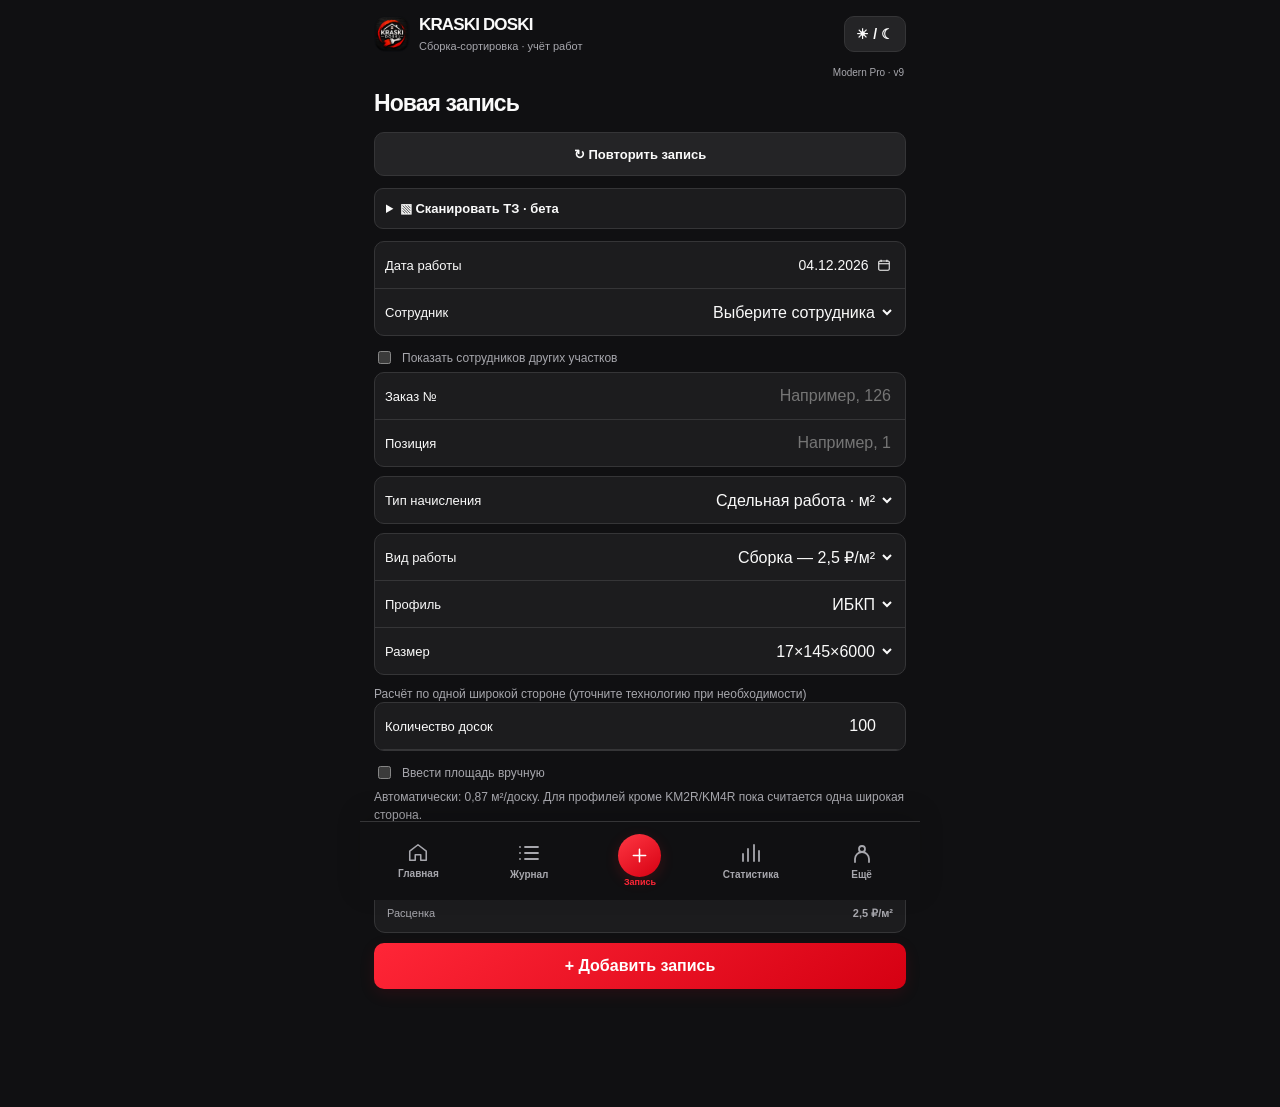
<file: sortirovka.html>
<!doctype html>
<html lang="ru"><head><meta charset="utf-8"><meta name="viewport" content="width=device-width, initial-scale=1, viewport-fit=cover"><meta name="theme-color" content="#111216"><title>KRASKI DOSKI — Сборка-сортировка</title>
<style>
:root{font-family:system-ui,-apple-system,"Segoe UI",Arial,sans-serif;color-scheme:dark;background:#111216;color:#f5f5f7;--bg:#111216;--surface:#1c1d23;--surface2:#292a31;--stroke:#34353d;--inputstroke:#484952;--text:#f5f5f7;--muted:#a6a8b1;--red:#d71920;--blue:#6baeff}
*{box-sizing:border-box}html{min-height:100%;background:var(--bg)}body{margin:0;min-height:100vh;background:var(--bg);color:var(--text)}body.light{color-scheme:light;--bg:#f4f5f7;--surface:#fff;--surface2:#f1f2f5;--stroke:#dfe1e6;--inputstroke:#d3d7de;--text:#202127;--muted:#646978;--blue:#2368b6}main{max-width:760px;margin:auto;padding:18px 12px 80px}.top,.line{display:flex;align-items:center;justify-content:space-between;gap:10px}.brand-header{background:var(--surface);border:1px solid var(--stroke);border-radius:18px;padding:12px;margin-bottom:13px;min-width:0}.brand-wrap{display:flex;align-items:center;gap:12px;min-width:0}.brand-icon{display:flex;flex:0 0 56px;width:56px;height:56px;border-radius:12px;background:#d71920;color:#fff;align-items:center;justify-content:center}.brand-icon svg{width:32px;height:32px;display:block}.brand-lines{display:flex;flex-direction:column;gap:3px;min-width:0}.brand-name{font-size:17px;font-weight:700;letter-spacing:0;line-height:1.3;color:var(--text);white-space:nowrap}.brand-subtitle{font-size:14px;line-height:1.3;color:var(--muted);white-space:nowrap}.theme-btn{flex:none}.card{background:var(--surface);border:1px solid var(--stroke);border-radius:18px;padding:17px;margin:13px 0}.tabs{display:flex;gap:7px;overflow-x:auto;padding:5px 0}.tabs button{flex:1;white-space:nowrap;background:var(--surface2);color:var(--text);min-height:41px}.tabs button.active{background:#d71920;color:#fff}h1{font-size:23px;margin:5px 0 12px}h2{font-size:18px;margin:0 0 13px}h3{font-size:15px;margin:8px 0}p{line-height:1.45}label{font-size:13px;color:var(--muted);display:block;margin:12px 0 5px}input,select,textarea,button{font:inherit}input,select,textarea{width:100%;min-width:0;border-radius:10px;border:1px solid var(--inputstroke);background:var(--surface2);color:var(--text);padding:11px 12px;min-height:44px}textarea{min-height:78px;resize:vertical}input:focus,select:focus,textarea:focus{outline:2px solid #628fce;outline-offset:1px}input[type=date]{font-variant-numeric:tabular-nums}input[type=checkbox]{width:auto;min-height:auto;accent-color:#d71920}button{border:0;border-radius:10px;padding:11px 14px;cursor:pointer;color:white;background:#d71920;font-weight:700}button.secondary{background:#343640;color:white}body.light button.secondary{background:#666c7b}button.ghost{background:transparent;color:var(--text);border:1px solid var(--stroke)}button.danger{background:#733139;color:#fff}button:disabled{opacity:.45;cursor:not-allowed}.smallbtn{font-size:12px;padding:7px 9px}.wide{width:100%}.grid{display:grid;grid-template-columns:minmax(0,1fr) minmax(0,1fr);gap:10px}.grid>*{min-width:0}.grid3{display:grid;grid-template-columns:repeat(3,minmax(0,1fr));gap:8px}.hide{display:none!important}.muted,small{color:var(--muted)}small{font-size:12px}.total{background:var(--surface2);border-radius:12px;padding:15px;margin:16px 0}.sum{font-size:27px;font-weight:800;font-variant-numeric:tabular-nums}.tag{font-size:12px;border-radius:999px;padding:4px 9px;background:var(--surface2);color:var(--muted);white-space:nowrap}.tag.blue{background:#153c66;color:#79b7ff}.record.blue{border-color:#3578cb}.record{border:1px solid var(--stroke);border-radius:12px;padding:13px;margin:9px 0}.record p{margin:10px 0}.record .line{flex-wrap:wrap}.warning{font-size:12px;color:#e9b973}.notice{background:#46351e;border:1px solid #83603e;padding:12px;border-radius:10px;color:#ffdf9e;font-size:13px;line-height:1.5}body.light .notice{background:#fff2d8;color:#795014;border-color:#e3b678}.error{background:#4a252a;color:#ffd7db}.check{display:flex;align-items:center;gap:8px;margin-top:12px}.check label{margin:0}.listrow{display:flex;align-items:center;gap:7px;margin:8px 0}.listrow input{flex:1}.listrow button{flex:none}.settingsrow{padding:12px 0;border-bottom:1px solid var(--stroke)}.settingsrow:last-child{border:0}.settingsrow .grid{align-items:center}.pill{padding:4px 8px;background:var(--surface2);color:var(--muted);border-radius:100px;font-size:12px}hr{border:0;border-top:1px solid var(--stroke);margin:18px 0}.divider-title{padding-top:13px;border-top:1px solid var(--stroke);margin-top:21px}.row-actions{display:flex;justify-content:flex-end;gap:7px;margin-top:11px}.scrollnote{font-size:12px;line-height:1.45;color:var(--muted)}.rowtight{display:flex;align-items:center;gap:9px}.rowtight>*{min-width:0}.twolines{display:flex;flex-direction:column;gap:4px}.status{font-size:12px;color:var(--muted);margin-top:8px}.statgrid{display:grid;grid-template-columns:1fr 1fr;gap:10px}.stat{background:var(--surface2);border-radius:10px;padding:12px}.stat strong{display:block;font-size:20px}.stat small{display:block;margin-bottom:6px}.hr-note{font-size:12px;line-height:1.45;color:var(--muted);margin-top:7px}.filterrow{margin-top:5px}.nowrap{white-space:nowrap}#save{min-height:50px}.side-label{color:var(--blue)}.muted-divider{height:1px;background:var(--stroke);margin:8px 0}@media(max-width:420px){.brand-header{padding:10px;gap:7px}.brand-wrap{gap:9px}.brand-icon{width:46px;height:46px;flex-basis:46px;border-radius:11px}.brand-icon svg{width:27px;height:27px}.brand-name{font-size:15px}.brand-subtitle{font-size:12px}.theme-btn{font-size:11px;padding:7px}.card{padding:13px}.grid{gap:8px}.sum{font-size:24px}.tabs button{font-size:12px;padding:10px 8px}}@media(max-width:350px){.brand-name{font-size:13px}.brand-subtitle{font-size:11px}.tabs button{font-size:11px;padding:8px 5px}}@media print{.tabs,.theme-btn,button{display:none!important}body{background:#fff;color:#000}.card{break-inside:avoid}main{padding:0}}

/* iOS Safari: date controls have a wide intrinsic minimum size.
   Give date rows their own full-width columns on narrow screens. */
.date-grid > * {min-width:0;}
.date-grid input[type="date"] {display:block;width:100%;max-width:100%;min-width:0;box-sizing:border-box;}
@media (max-width:600px) {
  .date-grid {grid-template-columns:minmax(0,1fr);}
  .date-grid input[type="date"] {font-size:16px;}
}

/* Фирменный логотип KRASKI DOSKI */
.brand-icon.brand-logo,.mark.logo-mark,.logo.logo-mark{background:transparent!important;padding:0!important;box-shadow:none!important;overflow:hidden!important;border-radius:12px!important;}
.brand-icon.brand-logo img,.mark.logo-mark img,.logo.logo-mark img{width:100%;height:100%;display:block;object-fit:cover;border-radius:inherit;}

/* KRASKI DOSKI · productivity tools */
.tabs{flex-wrap:wrap;overflow-x:visible}.tabs button{flex:1 1 28%;font-size:12px;padding:10px 8px}
.ux-commands{display:flex;flex-wrap:wrap;gap:8px;margin:8px 0 12px}.ux-commands button{flex:1 1 150px}
.ux-note{padding:12px;border-radius:12px;background:var(--surface2);color:var(--muted);font-size:13px;line-height:1.5;margin:10px 0}
.ux-plot{display:flex;align-items:center;gap:9px;margin:9px 0}.ux-plot>span{width:104px;flex-shrink:0;color:var(--muted);font-size:12px}.ux-plot>div{flex:1;height:12px;background:var(--surface2);border-radius:6px;overflow:hidden}.ux-plot b{display:block;height:100%;background:#d71920;border-radius:6px}.ux-plot>strong{width:76px;text-align:right;font-size:12px}
.ux-topline{display:flex;flex-wrap:wrap;gap:8px}.ux-topline>*{flex:1 1 140px}
.ux-order{border:1px solid var(--stroke);border-radius:12px;padding:12px;margin:10px 0}
.ux-order summary{cursor:pointer;font-weight:700;line-height:1.45}.ux-order small{display:block;margin:6px 0}.ux-order ul{padding-left:18px;color:var(--muted);font-size:13px;line-height:1.6}
.ux-warning{border-left:3px solid #edab4a;background:var(--surface2);padding:12px;margin:12px 0;border-radius:8px;font-size:13px;color:var(--text)}
@media(max-width:420px){.tabs button{flex-basis:30%;font-size:11px}.ux-plot>span{width:82px}.ux-plot>strong{width:66px}}
@media print{body{background:white!important;color:black!important}main{max-width:none!important;padding:0!important}main>*:not(#uxPrintSheet){display:none!important}#uxPrintSheet{display:block!important;color:#111!important;background:#fff!important}#uxPrintSheet table{width:100%;border-collapse:collapse;font-size:10pt}#uxPrintSheet th,#uxPrintSheet td{border:1px solid #888;padding:5px;text-align:left;vertical-align:top}#uxPrintSheet h1{font-size:20pt}#uxPrintSheet p{font-size:11pt}#uxPrintSheet tr{break-inside:avoid}}

/* iPhone Safari: keep native date fields within their parent card.
   Safari sometimes gives the calendar's internal control an extra intrinsic width. */
.date-grid{width:100%;min-width:0;max-width:100%;grid-template-columns:repeat(2,minmax(0,1fr))}
.date-grid>div{min-width:0;max-width:100%;overflow:hidden}
.date-grid input[type="date"]{
  display:block!important;
  box-sizing:border-box!important;
  inline-size:100%!important;
  min-inline-size:0!important;
  max-inline-size:100%!important;
  width:100%!important;
  min-width:0!important;
  max-width:100%!important;
  overflow:hidden;
}
@media(max-width:600px){
  .date-grid{grid-template-columns:minmax(0,1fr)!important}
  .date-grid input[type="date"]{font-size:16px!important}
}
/* Safari-only width reserve for the native calendar widget.
   Prevents its border from extending beyond the white card on iPhones. */
@supports (-webkit-touch-callout: none) {
  .date-grid input[type="date"]{
    inline-size:calc(100% - 14px)!important;
    width:calc(100% - 14px)!important;
    max-inline-size:calc(100% - 14px)!important;
    max-width:calc(100% - 14px)!important;
  }
}


/* Fixed visual date control: native picker is clipped inside a bounded overlay. */
.kd-date{position:relative;display:flex;align-items:center;justify-content:space-between;gap:8px;width:100%;max-width:100%;min-width:0;box-sizing:border-box;overflow:hidden;height:44px;border:1px solid var(--inputstroke);border-radius:10px;background:var(--surface2);color:var(--text);padding:0 12px;font-size:16px}
.kd-date-text{overflow:hidden;text-overflow:ellipsis;white-space:nowrap;min-width:0;pointer-events:none}.kd-date svg{flex:none;pointer-events:none}
.kd-date input[type=date]{position:absolute!important;inset:0!important;width:100%!important;height:100%!important;min-width:0!important;max-width:100%!important;inline-size:100%!important;max-inline-size:100%!important;margin:0!important;padding:0!important;border:0!important;opacity:0!important;z-index:2;box-sizing:border-box!important;cursor:pointer;-webkit-appearance:none;appearance:none}
.kd-date:focus-within{outline:2px solid #628fce;outline-offset:1px}.date-grid>*{min-width:0;max-width:100%}

/* Bounded native date/time overlays, including iOS Safari. */
.grid{grid-template-columns:repeat(2,minmax(0,1fr))}.grid>*{min-width:0;max-width:100%}
.kd-date{position:relative!important;display:flex!important;box-sizing:border-box!important;width:100%!important;max-width:100%!important;min-width:0!important;overflow:hidden!important;contain:layout paint!important;clip-path:inset(0 round 10px);height:44px!important;}
.kd-date input[type=date],.kd-date input[type=time]{position:absolute!important;inset:0!important;display:block!important;width:100%!important;max-width:100%!important;min-width:0!important;height:100%!important;max-height:100%!important;inline-size:100%!important;max-inline-size:100%!important;min-inline-size:0!important;margin:0!important;padding:0!important;border:0!important;opacity:0!important;z-index:2;box-sizing:border-box!important;-webkit-appearance:none!important;appearance:none!important;}
@media(max-width:600px){.grid.date-grid{grid-template-columns:minmax(0,1fr)!important}}
 .tz-panel{border:1px solid var(--stroke);border-radius:12px;padding:12px;margin:12px 0;min-width:0;overflow:hidden}.tz-panel summary{cursor:pointer;font-weight:700;color:var(--text);padding:8px 0}.tz-panel img{max-width:100%;height:auto;margin:8px 0}.tz-panel textarea,.tz-panel input,.tz-panel select{max-width:100%;min-width:0;box-sizing:border-box}.tz-row{border:1px solid var(--stroke);border-radius:10px;margin:10px 0;padding:10px;overflow:hidden}.tz-source{overflow-wrap:anywhere;font-size:12px}.tz-panel button{margin-top:8px}
/* Modern Pro — presentation layer only */
:root{font-family:-apple-system,BlinkMacSystemFont,"Segoe UI",sans-serif;--bg:#101114;--surface:#1a1c20;--surface2:#24262b;--stroke:#303238;--inputstroke:#383b42;--text:#f4f5f7;--muted:#a6a9b1;--red:#ef232c}body.light{--bg:#f2f3f6;--surface:#fff;--surface2:#f5f6f8;--stroke:#e1e3e8;--inputstroke:#dfe1e6;--text:#181a20;--muted:#606674}html{background:#101114}body.light{background:var(--bg)}main{padding:calc(12px + env(safe-area-inset-top)) 13px calc(128px + env(safe-area-inset-bottom));max-width:760px}.brand-header,.brand{border:0;border-radius:15px;padding:10px 12px;margin-bottom:10px;background:var(--surface)}.brand-icon,.mark{width:43px;height:43px;flex-basis:43px}.brand-name{font-size:15px;letter-spacing:-.02em}.brand-subtitle{font-size:12px;white-space:normal}.brand-wrap{gap:9px}.theme-btn{min-height:40px;padding:9px 11px}.card{border-radius:14px;padding:14px;margin:10px 0;min-width:0}.grid>*{min-width:0}h1{font-size:23px;letter-spacing:-.035em}h2{font-size:19px;letter-spacing:-.025em}h3{font-size:14px}label{font-size:12px;margin:10px 0 5px;font-weight:500}input:not([type=checkbox]),select,textarea{font-size:16px;border-radius:9px;min-height:44px;max-width:100%}button{border-radius:10px;font-size:14px;min-height:44px}button.smallbtn{min-height:36px;font-size:12px}button.secondary{background:var(--surface2);color:var(--text);border:1px solid var(--stroke)}#save{background:#e51b25;font-size:16px;min-height:48px}#uxRepeat{font-size:13px} .total,.stat{border-radius:12px;background:var(--surface2);border:1px solid var(--stroke)}.sum{color:var(--red);font-size:28px}.stat strong{font-size:19px;font-variant-numeric:tabular-nums;overflow-wrap:anywhere}.record{border-radius:11px;padding:12px;background:var(--surface);margin:8px 0}.ux-plot b{background:linear-gradient(90deg,#a60e19,#fa2933)!important}.tz-panel{border-radius:12px}.kd-date{height:44px!important;border-radius:9px!important}.kd-date input[type=date],.kd-date input[type=time]{min-height:0!important}.tabs.kd-bottom{position:fixed;z-index:50;bottom:0;left:50%;transform:translateX(-50%);width:100%;max-width:760px;display:grid!important;grid-template-columns:repeat(7,minmax(0,1fr))!important;gap:2px!important;overflow:visible;padding:7px 4px calc(8px + env(safe-area-inset-bottom));background:var(--surface);border-top:1px solid var(--stroke);box-shadow:0 -8px 26px #0002}.kd-bottom button,.kd-bottom a{display:flex!important;flex-direction:column;align-items:center;justify-content:center;gap:4px;min-width:0;min-height:53px;padding:5px 0!important;background:transparent!important;color:var(--muted)!important;font-size:9px!important;font-weight:600;text-decoration:none;line-height:1.15;white-space:nowrap;border:0}.kd-bottom button.active{color:var(--red)!important;background:transparent!important}.kd-bottom button[data-tab=entry] svg{background:var(--red);color:white;border-radius:50%;padding:5px;width:29px;height:29px}.kd-bottom svg{flex-shrink:0}.kd-today{display:grid;grid-template-columns:1fr 1fr;gap:8px;margin:10px 0}.kd-today>div{background:var(--surface);border:1px solid var(--stroke);border-radius:13px;padding:12px;min-width:0}.kd-today small{display:block;font-size:11px;color:var(--muted)}.kd-today strong{display:block;font-size:20px;margin-top:5px;font-variant-numeric:tabular-nums;overflow-wrap:anywhere}.kd-today>div:first-child strong{color:var(--red)}.kd-home-link{color:var(--muted);text-decoration:none;font-size:13px}.kd-version{font-size:10px;color:var(--muted);text-align:right}.kd-bottom button:focus-visible,.kd-bottom a:focus-visible{outline:2px solid var(--red)}@media(max-width:360px){.kd-bottom button,.kd-bottom a{font-size:8px!important}.brand-name{font-size:13px}}@media print{.kd-bottom,.kd-today,.kd-home-link,.kd-version{display:none!important}main{padding:0}}

/* v10 concept layout */
:root{--bg:#101012;--surface:#1c1c1e;--surface2:#242426;--stroke:#353537;--inputstroke:#39393c;--red:#ff2637;--text:#fafafa;--muted:#a7a7ad}body.light{--bg:#f5f5f7;--surface:#fff;--surface2:#f1f1f4;--stroke:#e2e2e5;--inputstroke:#dedee2;--text:#171719;--muted:#68686e}main{max-width:560px;padding:calc(10px + env(safe-area-inset-top)) 14px calc(102px + env(safe-area-inset-bottom))}.brand-header{background:none;border:0;padding:4px 0;margin:0 0 10px}.brand-icon{width:36px;height:36px;flex-basis:36px}.brand-name{font-size:17px;font-weight:800;letter-spacing:-.05em}.brand-subtitle{font-size:11px}.theme-btn{min-height:36px}.kd-today{display:none}.card{background:transparent;border:0;padding:0;margin:0 0 16px;box-shadow:none}h1,h2{font-size:23px;margin:12px 0 15px;letter-spacing:-.04em}h3{font-size:15px;margin:18px 0 10px}.tabs.kd-bottom{grid-template-columns:repeat(5,minmax(0,1fr))!important;max-width:560px;background:var(--bg);padding:7px 4px calc(8px + env(safe-area-inset-bottom));border-top:1px solid var(--stroke)}.kd-bottom button,.kd-bottom a{font-size:10px!important;min-height:56px}.kd-bottom button[data-tab=entry] svg{width:43px;height:43px;padding:11px;background:linear-gradient(145deg,#ff3743,#d60012);box-shadow:0 4px 14px #d7192033}.kd-bottom button[data-tab=entry]{gap:0}.kd-bottom button[data-tab=entry] span{font-size:9px}.kd-bottom button[data-tab=report],.kd-bottom button[data-tab=orders]{display:none!important}.kd-bottom button.active{color:var(--red)!important}.extra-nav{display:grid;grid-template-columns:1fr 1fr;gap:8px;margin:12px 0}.extra-nav button{border:1px solid var(--stroke)}.v10-group{background:var(--surface);border:1px solid var(--stroke);border-radius:10px;overflow:hidden;margin:0 0 9px}.v10-field{display:grid;grid-template-columns:minmax(0, .85fr) minmax(0,1.15fr);align-items:center;gap:8px;padding:4px 10px;min-height:43px;border-bottom:1px solid var(--stroke);min-width:0}.v10-field:last-child{border-bottom:0}.v10-field label{font-size:13px;margin:0;color:var(--text);font-weight:500;line-height:1.2}.v10-field input:not([type=checkbox]),.v10-field select,.v10-field textarea{border:0;background:transparent;min-height:38px;height:auto;margin:0;padding:6px 4px;font-size:16px;text-align:right;min-width:0;width:100%;max-width:100%;box-shadow:none}.v10-field select{text-align-last:right}.v10-field .kd-date{border:0!important;background:transparent!important;padding:0 4px!important;height:38px!important;min-width:0;max-width:100%;justify-content:flex-end}.v10-field .kd-date-text{font-size:14px}.v10-field .kd-date input{position:absolute!important;opacity:0!important;inset:0!important;min-height:0!important;height:100%!important;padding:0!important;width:100%!important;max-width:100%!important}.v10-field .kd-date svg{width:14px;height:14px}.v10-field input[type=time]{appearance:none;-webkit-appearance:none;min-width:0;max-width:100%;overflow:hidden}.v10-group .hr-note{padding:6px 10px;font-size:11px}.v10-group small{display:block;padding:3px 10px;font-size:11px}.v10-group .check{margin:0;padding:8px 10px;font-size:12px}.v10-group .check input{width:17px;height:17px}.v10-tools{display:grid;grid-template-columns:1fr 1fr;gap:8px;margin:9px 0}.v10-tools .ux-commands{margin:0}.v10-tools button{width:100%;font-size:12px!important;min-height:36px}.tz-panel{margin:0 0 10px;padding:8px 11px;background:var(--surface);border-radius:9px}.tz-panel summary{font-size:13px;padding:4px 0}.v10-tools+.status:empty{display:none}#entry .total{display:grid;grid-template-columns:1fr 1fr;gap:0;padding:12px;margin:10px 0;background:var(--surface);border-radius:11px}#entry .total .line{display:flex;flex-direction:column;align-items:flex-start;gap:4px}#entry .total .line:nth-child(2){order:3;grid-column:1/-1;flex-direction:row;justify-content:space-between;font-size:11px;margin-top:10px;color:var(--muted)}#entry .total hr{display:none}#entry .total .line:last-child{border-left:1px solid var(--stroke);padding-left:12px}#entry .total .sum{font-size:23px;font-weight:800}#entry .total .line:first-child strong{font-size:22px}#entry .total .line:last-child>strong{font-size:12px;color:var(--muted);font-weight:500}#save{background:linear-gradient(145deg,#ff2637,#d50012);border:0;min-height:46px;border-radius:10px;box-shadow:0 5px 15px #c0002020}.v10-day{font-size:12px;color:var(--muted);background:var(--surface2);border-radius:6px;padding:7px 10px;margin:14px 0 6px;display:flex;justify-content:space-between}.record{background:var(--surface);border:1px solid var(--stroke);padding:10px 12px;margin:5px 0;border-radius:10px}.record p{font-size:12px;margin:5px 0}.record small{font-size:11px}.record .line strong{font-size:14px}.record .line:nth-last-child(2)>strong{color:var(--red)}.record .row-actions{margin-top:5px}.record .row-actions button{min-height:30px;font-size:11px}.statgrid{gap:8px}.stat{background:var(--surface);padding:13px;border-radius:11px}.stat strong{font-size:23px}.stat small{font-size:12px}.v10-chart{background:var(--surface);border:1px solid var(--stroke);border-radius:11px;padding:12px;margin:10px 0}.v10-chart svg{width:100%;height:auto;display:block;overflow:visible}.v10-chart h3{margin:0 0 10px}.v10-ring-layout{display:flex;align-items:center;gap:15px}.v10-ring{width:116px;aspect-ratio:1;flex:none;border-radius:50%;display:grid;place-items:center}.v10-ring>div{width:74%;height:74%;border-radius:50%;background:var(--surface);display:grid;place-content:center;text-align:center;font-size:15px;font-weight:700}.v10-ring small{font-size:10px;color:var(--muted)}.v10-legend{min-width:0;flex:1;font-size:11px}.v10-legend div{display:flex;align-items:center;gap:5px;margin:6px 0}.v10-legend i{width:8px;height:8px;flex:none;border-radius:2px}.v10-legend b{margin-left:auto;white-space:nowrap}.grid>*{min-width:0}.kd-date{max-width:100%!important;overflow:hidden!important}@media print{.extra-nav,.v10-tools{display:none!important}}
</style></head>
<body><main>
<header class="top brand-header"><div class="brand-wrap"><span aria-label="KRASKI DOSKI" class="brand-icon brand-logo" role="img"><img alt="KRASKI DOSKI" src="./logo-kraski-doski.png"/></span><div class="brand-lines"><strong class="brand-name">KRASKI DOSKI</strong><small class="brand-subtitle">Сборка-сортировка · учёт работ</small></div></div><button aria-label="Сменить тему" class="secondary theme-btn" id="themeBtn">☀ / ☾</button></header><div class="kd-today" id="kdToday"><div><small>Начислено сегодня · участок</small><strong id="kdPay">—</strong></div><div><small>Выработка сегодня · участок</small><strong id="kdArea">—</strong></div></div>
<nav aria-label="Разделы" class="tabs kd-bottom"><a href="./index.html?v=10"><svg aria-hidden="true" fill="none" height="22" stroke="currentColor" stroke-linecap="round" stroke-linejoin="round" stroke-width="1.7" viewbox="0 0 24 24" width="22"><path d="m3 10 9-7 9 7v10h-6v-6H9v6H3z"></path></svg><span>Главная</span></a><button data-tab="journal"><svg aria-hidden="true" fill="none" height="24" stroke="currentColor" stroke-linecap="round" stroke-linejoin="round" stroke-width="1.8" viewbox="0 0 24 24" width="24"><path d="M8 6h13M8 12h13M8 18h13M3 6h.01M3 12h.01M3 18h.01"></path></svg><span>Журнал</span></button><button class="active" data-tab="entry"><svg aria-hidden="true" fill="none" height="24" stroke="currentColor" stroke-linecap="round" stroke-linejoin="round" stroke-width="1.8" viewbox="0 0 24 24" width="24"><path d="M12 5v14M5 12h14"></path></svg><span>Запись</span></button><button data-tab="stats"><svg aria-hidden="true" fill="none" height="24" stroke="currentColor" stroke-linecap="round" stroke-linejoin="round" stroke-width="1.8" viewbox="0 0 24 24" width="24"><path d="M4 20v-7m5 7V8m6 12V4m5 16V10"></path></svg><span>Статистика</span></button><button data-tab="settings"><svg aria-hidden="true" fill="none" height="24" stroke="currentColor" stroke-linecap="round" stroke-linejoin="round" stroke-width="1.8" viewbox="0 0 24 24" width="24"><circle cx="12" cy="8" r="3"></circle><path d="M5 21v-3a7 7 0 0 1 14 0v3"></path></svg><span>Ещё</span></button><button data-tab="report"><svg aria-hidden="true" fill="none" height="22" stroke="currentColor" stroke-linecap="round" stroke-linejoin="round" stroke-width="1.7" viewbox="0 0 24 24" width="22"><path d="M6 3h9l4 4v14H6zM9 12h7M9 16h7"></path></svg><span>Отчёты</span></button><button data-tab="orders"><svg aria-hidden="true" fill="none" height="22" stroke="currentColor" stroke-linecap="round" stroke-linejoin="round" stroke-width="1.7" viewbox="0 0 24 24" width="22"><path d="M3 7h18v14H3zM3 7l3-4h12l3 4M9 12h6"></path></svg><span>Заказы</span></button></nav><div style="text-align:right;font-size:10px;color:var(--muted);margin:4px 2px 0">Modern Pro · v9</div>
<section class="hide" id="orders"><div class="card"><h2>История заказов</h2><p class="muted">Работы по номеру заказа из всех четырёх участков, сохранённые на этом устройстве в этом браузере.</p><label for="uxOrderSearch">Поиск заказа или позиции</label><input id="uxOrderSearch" placeholder="Например, 126" type="search"/><div id="uxOrderResults"></div></div></section>
<section class="hide" id="stats"><div class="card"><h2>Производственная статистика</h2><p class="muted">Данные текущего устройства. При отсутствии общей базы статистика с других телефонов сюда не попадёт.</p><div class="ux-topline"><div><label for="uxStatsPeriod">Период</label><select id="uxStatsPeriod"><option value="7">Последние 7 дней</option><option value="30">Последние 30 дней</option><option value="all">Всё время</option></select></div><div><label for="uxStatsDept">Подразделение</label><select id="uxStatsDept"><option value="all">Весь цех (это устройство)</option><option value="remont">Ремонт</option><option value="zagotovka">Заготовка</option><option value="sortirovka">Сборка-сортировка</option><option value="stanok">Станок</option></select></div></div><div id="uxStatsView"></div></div></section>
<section aria-hidden="true" class="hide" id="uxPrintSheet"></section>
<div class="notice hide" id="storageWarning" role="alert"></div>
<section id="entry"><div class="card"><h1 id="entryTitle">Новая запись</h1><div class="ux-commands"><button class="secondary" id="uxRepeat" type="button">↻ Повторить запись</button></div><details class="tz-panel" id="tzPanel"><summary>▧ Сканировать ТЗ · бета</summary><p class="muted">Снимите один лист крупно, без изгибов. Распознавание локальное; для загрузки OCR нужен интернет. Данные по ТЗ не равны фактической выработке.</p><label for="tzPhoto">Фото ТЗ</label><input accept="image/*" id="tzPhoto" type="file"/><img alt="Фото ТЗ" hidden="" id="tzPreview"/><button class="wide secondary" id="tzRun" type="button">Распознать</button><p class="muted" id="tzStatus" role="status"></p><details><summary>Распознанный текст / ручная правка</summary><textarea id="tzText" placeholder="Текст ТЗ" rows="6"></textarea><button class="wide secondary" id="tzParse" type="button">Разобрать текст</button></details><label for="tzOrder">Заказ № (проверьте)</label><input id="tzOrder" placeholder="584,007"/><label for="tzMode">Режим импорта</label><select id="tzMode"><option value="partial">По рукописному заданию</option><option value="full">Полное ТЗ</option><option value="manual">Выборочно</option></select><div id="tzHandBox"><label for="tzHand">Рукописное задание (проверьте по фото)</label><textarea id="tzHand" placeholder="П3 — 150 (300); П2 — 4 шт." rows="2"></textarea><button class="wide secondary" id="tzApply" type="button">Применить рукописное задание</button></div><p class="muted" id="tzModeInfo"></p><div id="tzRows"></div><button class="wide" id="tzBatch" style="margin-top:10px" type="button">Проверить и сохранить выбранные позиции</button><button class="wide secondary" id="tzAdd" type="button">+ Добавить строку вручную</button><p class="muted">Для массового сохранения сначала выберите сотрудника, дату и вид работы в основной форме. Проверьте фактическое количество и брак каждой строки. Для сортировки с дополнительными полями используйте перенос по одной позиции.</p></details><p aria-live="polite" class="status" id="uxEntryInfo"></p><div class="v10-group"><div class="v10-field"><label for="date">Дата работы</label><div class="kd-date"><span aria-hidden="true" class="kd-date-text">Выберите дату</span><svg aria-hidden="true" fill="none" height="18" stroke="currentColor" stroke-width="1.8" viewbox="0 0 24 24" width="18"><rect height="16" rx="2" width="18" x="3" y="5"></rect><path d="M7 3v4m10-4v4M3 10h18"></path></svg><input id="date" type="date"/></div></div><div class="v10-field"><label for="worker">Сотрудник</label><select id="worker"></select></div></div><label class="check"><input id="showAllWorkers" type="checkbox"/> Показать сотрудников других участков</label><div class="v10-group"><div class="v10-field"><label for="order">Заказ №</label><input id="order" list="orderHints" placeholder="Например, 126"/><datalist id="orderHints"></datalist></div><div class="v10-field"><label for="position">Позиция</label><input id="position" list="positionHints" placeholder="Например, 1"/><datalist id="positionHints"></datalist></div></div><div class="v10-group"><div class="v10-field"><label for="mode">Тип начисления</label><select id="mode"><option value="piece">Сдельная работа · м²</option><option value="hour">Почасовая работа · часы</option></select></div></div><div id="pieceFields"><div class="v10-group"><div class="v10-field"><label for="operation">Вид работы</label><select id="operation"></select></div><div class="v10-field"><label for="profile">Профиль</label><select id="profile"></select></div><div class="v10-field"><label for="size">Размер</label><select id="size"></select></div></div><small id="sidesNote"></small><div class="v10-group"><div class="v10-field"><label for="qty">Количество досок</label><input id="qty" inputmode="numeric" min="1" step="1" type="number" value="100"/></div><div class="v10-field" id="badWrap"><label for="bad">Брак, шт.</label><input id="bad" inputmode="numeric" min="0" step="1" type="number" value="0"/></div></div><label class="check"><input id="manual" type="checkbox"/> Ввести площадь вручную</label><div class="hide" id="manualWrap"><div class="v10-group"><div class="v10-field"><label for="manualArea">Площадь к оплате, м²</label><input id="manualArea" inputmode="decimal" min="0" step="0.001" type="number"/></div></div></div><p class="hr-note" id="formulaNote"></p></div><div class="hide" id="sortingDetails"><div class="card" style="margin:15px 0;background:var(--surface2)"><h2>Журнал сортировки · по бумажному бланку</h2><p class="hr-note">Количество досок в сортировке, отбор в заказ и категории склада заполняются отдельно.</p><div class="grid"><div><label for="sortNumber">№ сортировки / партии</label><input id="sortNumber" placeholder="Например, 2274"/></div><div><label for="sortArea">Площадь сортировки, м² (справочно)</label><input id="sortArea" inputmode="decimal" min="0" placeholder="Необязательно" step="0.001" type="number"/></div></div><h3>Отбор в заказ</h3><div class="grid"><div><label for="orderQty">Количество в заказ, шт.</label><input id="orderQty" inputmode="numeric" min="0" step="1" type="number"/></div><div><label for="orderGrade">Сорт заказа</label><input id="orderGrade" placeholder="Например, AB"/></div><div><label for="orderArea">Площадь в заказ, м²</label><input id="orderArea" inputmode="decimal" min="0" step="0.001" type="number"/></div></div><h3>Склад · количество досок</h3><div class="grid"><div><label for="whABC">ABC</label><input id="whABC" inputmode="numeric" min="0" step="1" type="number"/></div><div><label for="whAB">AB</label><input id="whAB" inputmode="numeric" min="0" step="1" type="number"/></div><div><label for="whCover">AB (укрывной)</label><input id="whCover" inputmode="numeric" min="0" step="1" type="number"/></div><div><label for="whD">D</label><input id="whD" inputmode="numeric" min="0" step="1" type="number"/></div></div><label for="sortNote">Примечания</label><textarea id="sortNote" placeholder="Дополнительная информация по партии"></textarea></div></div><div class="hide" id="hourFields"><div class="v10-group"><div class="v10-field"><label for="hours">Отработано часов</label><input id="hours" inputmode="decimal" min="0" step="0.25" type="number" value="1"/></div><div class="v10-field"><label for="description">Описание работы</label><textarea id="description" placeholder="Что было сделано"></textarea></div></div></div><div class="total"><div class="line"><span class="muted" id="volumeLabel">Площадь к оплате</span><strong id="volume">0 м²</strong></div><div class="line"><span class="muted">Расценка</span><strong id="rate">0 ₽</strong></div><hr/><div class="line"><strong>Начислено</strong><span class="sum" id="pay">0 ₽</span></div></div><div class="hr-note hide" id="editRateNote">При редактировании сохранённой записи используется её прежняя ставка, если операция не изменена.</div><button class="wide" id="save">+ Добавить запись</button><button class="wide ghost hide" id="cancelEdit" style="margin-top:8px">Отменить редактирование</button><div class="status" id="saveStatus"></div></div></section>
<section class="hide" id="journal"><div class="card"><h2>Журнал работ</h2><div class="rowtight" id="periodPresets" style="flex-wrap:wrap"><button class="smallbtn secondary" data-range="day">Сегодня</button><button class="smallbtn secondary" data-range="week">Неделя</button><button class="smallbtn secondary" data-range="month">Месяц</button><button class="smallbtn ghost" data-range="all">Все</button></div><div class="grid date-grid"><div><label for="filterFrom">С даты</label><div class="kd-date"><span aria-hidden="true" class="kd-date-text">Выберите дату</span><svg aria-hidden="true" fill="none" height="18" stroke="currentColor" stroke-width="1.8" viewbox="0 0 24 24" width="18"><rect height="16" rx="2" width="18" x="3" y="5"></rect><path d="M7 3v4m10-4v4M3 10h18"></path></svg><input id="filterFrom" type="date"/></div></div><div><label for="filterTo">По дату</label><div class="kd-date"><span aria-hidden="true" class="kd-date-text">Выберите дату</span><svg aria-hidden="true" fill="none" height="18" stroke="currentColor" stroke-width="1.8" viewbox="0 0 24 24" width="18"><rect height="16" rx="2" width="18" x="3" y="5"></rect><path d="M7 3v4m10-4v4M3 10h18"></path></svg><input id="filterTo" type="date"/></div></div></div><label for="filterWorker">Сотрудник</label><select id="filterWorker"></select><label for="filterSearch">Поиск по заказу, профилю, операции</label><input id="filterSearch" placeholder="Поиск…"/><div id="records"></div><div class="total" id="journalTotals"></div></div></section>
<section class="hide" id="report"><div class="card"><h2>Отчёты</h2><label for="reportScope">Охват отчёта</label><select id="reportScope"><option value="dept">Сборка-сортировка</option><option value="all">Все четыре подразделения</option></select><p class="muted">Даты и сотрудник берутся из фильтров журнала.</p><div id="reportContent"></div><div class="ux-commands"><button class="secondary" id="uxPrintReport" type="button">▤ Печатный отчёт / PDF</button></div><p class="hr-note">Печать учитывает выбранные даты и сотрудника в фильтрах журнала, а также охват отчёта.</p><button class="wide" id="csv">Экспорт отчёта в CSV</button><p class="hr-note">Общий отчёт объединяет записи четырёх приложений только в пределах одного браузера и сайта.</p></div></section>
<section class="hide" id="settings"><div class="card"><div class="extra-nav"><button class="secondary" onclick="document.querySelector('[data-tab=report]').click()" type="button">Отчёты</button><button class="secondary" onclick="document.querySelector('[data-tab=orders]').click()" type="button">Заказы</button></div><h2>Сотрудники</h2><p class="hr-note">Общий справочник для всех участков при работе на одном сайте. Отключение сотрудника не удаляет историю.</p><div id="workersList"></div><div class="grid"><div><label for="newWorker">Новый сотрудник</label><input id="newWorker" placeholder="Фамилия и имя"/></div><div><label for="newWorkerHome">Основной участок</label><select id="newWorkerHome"></select></div></div><button class="wide" id="addWorker" style="margin-top:10px">+ Добавить сотрудника</button><h2 class="divider-title">Профили и размеры</h2><p class="hr-note">Изменения доступны всем четырём приложениям на этом сайте. Старые записи не пересчитываются.</p><label for="settingsProfile">Профиль</label><select id="settingsProfile"></select><div class="grid"><div><label for="renameProfile">Название профиля</label><input id="renameProfile"/></div><div style="align-self:end"><button class="wide secondary" id="saveProfileName">Переименовать</button></div></div><div id="sizesList"></div><label>Добавить размер, мм</label><div class="grid3"><div><input aria-label="Толщина в мм" id="newThick" min="1" placeholder="Толщ. 20" type="number"/></div><div><input aria-label="Ширина в мм" id="newWidth" min="1" placeholder="Шир. 145" type="number"/></div><div><input aria-label="Длина в мм" id="newLength" min="1" placeholder="Дл. 6000" type="number"/></div></div><label class="check"><input id="newFour" type="checkbox"/> Четыре стороны (вариант размера)</label><button class="wide" id="addSize" style="margin-top:11px">+ Добавить размер</button><div class="grid"><div><label for="newProfile">Новый профиль</label><input id="newProfile" placeholder="Название профиля"/></div><div style="align-self:end"><button class="wide secondary" id="addProfile">+ Профиль</button></div></div><button class="danger smallbtn" id="deleteProfile" style="margin-top:12px">Удалить профиль из справочника</button><h2 class="divider-title">Заказы и позиции</h2><p class="hr-note">Список подсказок для ввода. Новые значения также добавляются при сохранении записи.</p><h3>Номера заказов</h3><div id="ordersList"></div><div class="rowtight"><input aria-label="Номер заказа" id="newOrderHint" placeholder="Новый заказ"/><button class="secondary smallbtn" id="addOrderHint">+ Добавить</button></div><h3>Позиции</h3><div id="positionsList"></div><div class="rowtight"><input aria-label="Позиция" id="newPositionHint" placeholder="Новая позиция"/><button class="secondary smallbtn" id="addPositionHint">+ Добавить</button></div><h2 class="divider-title">Виды работ и расценки</h2><div id="ratesList"></div><div class="grid"><div><label for="newOp">Новая операция</label><input id="newOp" placeholder="Название"/></div><div><label for="newRate">Ставка, ₽/м²</label><input id="newRate" min="0" placeholder="0" step="0.01" type="number"/></div></div><button class="wide secondary" id="addOp" style="margin-top:10px">+ Добавить операцию</button><label for="hourRate">Почасовая ставка, ₽/час</label><input id="hourRate" min="0" step="0.01" type="number"/><h2 class="divider-title">Сохранение и перенос данных</h2><p class="notice">Данные хранятся в браузере этого устройства, без сервера. Перед очисткой браузера или сменой телефона скачайте резервную копию.</p><div class="ux-note" id="uxBackupNotice" role="status"></div><p class="hr-note">Резервная копия — это файл JSON, который нужно сохранить вне браузера. Напоминание не является автоматическим облачным сохранением.</p><button class="wide secondary" id="backup">Скачать копию этого участка</button><button class="wide secondary" id="backupAll" style="margin-top:8px">Скачать копию всех четырёх участков</button><label for="restore">Восстановить данные из JSON</label><input accept=".json,application/json" id="restore" type="file"/><div class="hide" id="legacyBox"><h2 class="divider-title">Старая версия приложения</h2><p class="notice" id="legacyInfo"></p><button class="wide secondary" id="legacyImport">Импортировать старые записи</button></div></div></section>
</main><script>(function(){const desc=Object.getOwnPropertyDescriptor(HTMLInputElement.prototype,'value');document.querySelectorAll('.kd-date input').forEach(function(el){const txt=el.parentNode.querySelector('.kd-date-text');function sync(){const v=desc.get.call(el);txt.textContent=el.type==='time'?(v||'Выберите время'):(v?v.split('-').reverse().join('.'):'Выберите дату');}Object.defineProperty(el,'value',{configurable:true,get:function(){return desc.get.call(this)},set:function(v){desc.set.call(this,v);sync()}});el.addEventListener('input',sync);el.addEventListener('change',sync);sync();});})();</script><script>
/* CONFIG */ const APP={"id": "sortirovka", "title": "Сборка-сортировка", "key": "kraski_doski_sortirovka_v2", "withBad": false, "operations": [{"name": "Сборка", "rate": 2.5}, {"name": "Сортировка", "rate": 2}]};
/* APPLICATION LOGIC */
(()=>{'use strict';
const $=id=>document.getElementById(id), KEY=APP.key, SHARED_KEY='kraski_doski_catalog_v2';
const DEPTS=[{id:'remont',name:'Ремонт'},{id:'zagotovka',name:'Заготовка'},{id:'sortirovka',name:'Сборка-сортировка'},{id:'stanok',name:'Станок'}];
const APP_KEYS={remont:'kraski_doski_remont_v2',zagotovka:'kraski_doski_zagotovka_v2',sortirovka:'kraski_doski_sortirovka_v2',stanok:'kraski_doski_stanok_v1'};
const sizeSet=['20×95×6000','20×120×6000','20×145×6000','45×95×6000','45×145×6000','45×195×6000'];
const PROFILES={
  'ИБКП':['17×145×6000','17×145×5700','17×145×5400','20×145×6000','20×145×5700','20×145×5400','20×170×6000','20×170×5700','20×170×5400','23×196×6000'],
  'UYW':['20×145×6000','20×145×5700','20×145×5400','20×170×6000','20×170×5700','20×170×5400'],
  'UYS':['20×145×6000','20×145×5700','20×145×5400','20×170×6000','20×170×5700','20×170×5400'],
  'UTV':['20×170×6000'],'UTS':['20×170×6000'],
  'KM4R':sizeSet.flatMap(s=>[s,s+' - 4 стороны']),
  'KM2R':['20×95×6000','20×120×6000','20×145×6000'],
  'Вагонка':['15×121×6000'],'Планкен':['20×145×6000']
};
const clone=x=>JSON.parse(JSON.stringify(x)), now=()=>{const d=new Date();return new Date(d.getTime()-d.getTimezoneOffset()*60000).toISOString().slice(0,10)};
const fmt=(x,d=3)=>Number(x||0).toLocaleString('ru-RU',{maximumFractionDigits:d});
const money=x=>fmt(x,2)+' ₽';
const esc=x=>String(x??'').replace(/[&<>"']/g,c=>({'&':'&amp;','<':'&lt;','>':'&gt;','"':'&quot;',"'":'&#39;'}[c]));
const opt=(value,label=value)=>`<option value="${esc(value)}">${esc(label)}</option>`;
const uid=()=>typeof crypto!=='undefined'&&crypto.randomUUID?crypto.randomUUID():('r'+Date.now().toString(36)+Math.random().toString(36).slice(2));
let storageOK=true;
function read(k,fallback){try{const raw=localStorage.getItem(k);return raw===null?clone(fallback):JSON.parse(raw)}catch{return clone(fallback)}}
function write(k,data){try{localStorage.setItem(k,JSON.stringify(data));return true}catch(err){storageOK=false;$('storageWarning').classList.remove('hide');$('storageWarning').textContent='⚠️ Не удалось сохранить изменения в браузере: '+err.message+'. Скачайте резервную копию и проверьте настройки браузера.';return false}}
function readOther(key){try{const raw=localStorage.getItem(key);return raw?JSON.parse(raw):null}catch{return null}}
const defaultLocal={records:[],operations:clone(APP.operations),hourRate:350,theme:'dark',lastWorkerId:'',lastMode:'piece',schema:2};
let data=read(KEY,defaultLocal);
if(!data||!Array.isArray(data.records))data=clone(defaultLocal);
if(!Array.isArray(data.operations)||!data.operations.length)data.operations=clone(APP.operations);
if(!Number.isFinite(+data.hourRate)||data.hourRate<0)data.hourRate=350;
if(typeof data.theme!=='string')data.theme='dark';
function createCatalog(){
 const c={workers:[],profiles:clone(PROFILES),orders:[],positions:[],schema:2};
 // Respect already configured sizes and workers from the original Stanok version.
 const old=readOther(APP_KEYS.stanok);
 if(old&&old.profiles&&typeof old.profiles==='object'&&!Array.isArray(old.profiles)){
   for(const [name,sizes] of Object.entries(old.profiles))if(Array.isArray(sizes))c.profiles[name]=sizes.slice();
 }
 if(old&&Array.isArray(old.workers))for(const name of old.workers)if(typeof name==='string'&&name.trim())c.workers.push({id:uid(),name:name.trim(),home:'stanok',active:true});
 return c;
}
let catalog=read(SHARED_KEY,null);
if(!catalog||!Array.isArray(catalog.workers)||!catalog.profiles||Array.isArray(catalog.profiles))catalog=createCatalog();
for(const [name,sizes] of Object.entries(PROFILES))if(!Object.prototype.hasOwnProperty.call(catalog.profiles,name))catalog.profiles[name]=sizes.slice();
if(!Array.isArray(catalog.orders))catalog.orders=[];if(!Array.isArray(catalog.positions))catalog.positions=[];
const addWorkerSilently=(name,home)=>{name=String(name||'').trim();if(!name)return '';let w=catalog.workers.find(x=>x.name.localeCompare(name,'ru',{sensitivity:'base'})===0);if(w)return w.id;const id=uid();catalog.workers.push({id,name,home,active:true});return id};
// Include workers previously entered in the original Stanok, even when the catalog already exists.
if(APP.id==='stanok'&&Array.isArray(data.workers))for(const name of data.workers)addWorkerSilently(name,'stanok');
for(const r of data.records){if(!r||typeof r!=='object')continue;
 if(!r.workerId&&r.worker){r.workerId=addWorkerSilently(r.worker,APP.id)}
 if(!r.department)r.department=APP.id;
 if(r.mode!=='hour')r.mode='piece';
 if(r.qty==null)r.qty=0;if(r.area==null)r.area=0;if(r.hours==null)r.hours=0;
}
write(SHARED_KEY,catalog);write(KEY,data);
let editing=null, activeTab='entry';
function showStatus(text){$('saveStatus').textContent=text}
function persistLocal(){const ok=write(KEY,data);showStatus(ok?'● Сохранено в браузере':'⚠ Ошибка сохранения');return ok}
function persistShared(){const ok=write(SHARED_KEY,catalog);if(ok){renderWorkers();renderProfiles();renderSettingsWorkers();renderHints()}return ok}
function workerName(record){let current=catalog.workers.find(w=>w.id===record.workerId);return current?current.name:(record.worker||'Без сотрудника')}
function workerAllowed(worker){return worker.active!==false&&(worker.home===APP.id||worker.home===''||$('showAllWorkers').checked)}
function renderWorkers(){
 const prev=$('worker').value||data.lastWorkerId;
 const filtered=catalog.workers.filter(workerAllowed);
 $('worker').innerHTML=opt('','Выберите сотрудника')+filtered.map(w=>opt(w.id,w.name+(w.home&&w.home!==APP.id?' · '+(DEPTS.find(d=>d.id===w.home)?.name||w.home):''))).join('');
 const ids=filtered.map(w=>w.id);
 $('worker').value=ids.includes(prev)?prev:(ids.length===1?ids[0]:'');
 if(!$('worker').value&&ids.length>0&&ids.includes(data.lastWorkerId))$('worker').value=data.lastWorkerId;
 const old=$('filterWorker').value;
 const allNames=new Map();
 for(const w of catalog.workers)allNames.set(w.id,w.name);
 for(const app of Object.keys(APP_KEYS))for(const r of getRecords(app))if(r.workerId&&!allNames.has(r.workerId))allNames.set(r.workerId,r.worker||'Бывший сотрудник');
 $('filterWorker').innerHTML=opt('','Все сотрудники')+[...allNames.entries()].map(([id,name])=>opt(id,name)).join('');
 if([...allNames.keys()].includes(old))$('filterWorker').value=old;
 }
function renderProfiles(){
 const p=$('profile').value||data.lastProfile, sp=$('settingsProfile').value;
 const keys=Object.keys(catalog.profiles);
 $('profile').innerHTML=keys.map(x=>opt(x)).join('');
 $('settingsProfile').innerHTML=keys.map(x=>opt(x)).join('');
 $('profile').value=keys.includes(p)?p:(keys[0]||'');
 $('settingsProfile').value=keys.includes(sp)?sp:(keys[0]||'');
 renderSizes();renderSettingsSizes();
 }
function renderSizes(keep){
 const current=keep||$('size').value, arr=catalog.profiles[$('profile').value]||[];
 $('size').innerHTML=arr.map(s=>opt(s)).join('');
 $('size').value=arr.includes(current)?current:(arr[0]||'');
 renderSidesNote();calc();
 }
function renderSidesNote(){let p=$('profile').value,s=$('size').value;
 $('sidesNote').textContent=p==='KM4R'?(s.includes('4 стороны')?'KM4R · расчёт по 4 сторонам':'KM4R · расчёт по 3 сторонам'):p==='KM2R'?'KM2R · расчёт по 3 сторонам':'Расчёт по одной широкой стороне (уточните технологию при необходимости)';
 }
function renderOps(){const old=$('operation').value,ops=data.operations;
 $('operation').innerHTML=ops.map((x,i)=>opt(i,`${x.name} — ${fmt(x.rate,2)} ₽/м²`)).join('');
 if(old!==''&&Number.isInteger(+old)&&ops[+old])$('operation').value=old;
 if(editing){let rec=data.records.find(r=>r.id===editing);if(rec){let i=ops.findIndex(x=>x.name===rec.operation);if(i>=0)$('operation').value=String(i)}}
 calc();
 }
function countArea(profile,size,qty){
 const m=String(size).match(/^(\d+)×(\d+)×(\d+)/);if(!m)return 0;
 const [t,w,l]=m.slice(1).map(Number);
 let width=size.includes('4 стороны')?2*(w+t):profile==='KM2R'||profile==='KM4R'?w+2*t:w;
 return width*l*qty/1e6;
 }
function getRate(mode,opName,current){
 if(editing){const old=data.records.find(r=>r.id===editing);if(old&&!old.needsReview&&old.mode===mode&&old.operation===opName&&Number.isFinite(+old.rate))return Number(old.rate)}
 return Number(current)||0;
 }
function compute(){const hourly=$('mode').value==='hour';if(hourly){const hours=Number($('hours').value);const rate=getRate('hour','Почасовая работа',data.hourRate);return {hourly,qty:0,bad:0,area:0,hours,rate,pay:hours*rate,valid:Number.isFinite(hours)&&hours>0&&Number.isFinite(rate)&&rate>=0}}
 const qty=Number($('qty').value),bad=APP.withBad?Number($('bad').value||0):0;
 const profile=$('profile').value,size=$('size').value,op=data.operations[Number($('operation').value)];
 const valid=Number.isInteger(qty)&&qty>0&&Number.isInteger(bad)&&bad>=0&&bad<=qty&&Boolean(profile&&size&&op);
 const payableQty=Math.max(0,(Number.isFinite(qty)?qty:0)-(Number.isFinite(bad)?bad:0));
 const computedArea=countArea(profile,size,payableQty);
 const manual=$('manual').checked;
 const area=manual?Number($('manualArea').value):computedArea;
 const rate=op?getRate('piece',op.name,op.rate):0;
 const areaValid=Number.isFinite(area)&&area>0;
 return {hourly,qty,bad,area,hours:0,rate,pay:area*rate,valid:valid&&areaValid&&Number.isFinite(rate)&&rate>=0,per:countArea(profile,size,1),manual};
}
function calc(){
 const c=compute();$('sortingDetails').classList.toggle('hide',c.hourly||data.operations[Number($('operation').value)]?.name!=='Сортировка');$('pieceFields').classList.toggle('hide',c.hourly);$('hourFields').classList.toggle('hide',!c.hourly);$('manualWrap').classList.toggle('hide',!$('manual').checked);
 $('volumeLabel').textContent=c.hourly?'Отработано':'Площадь к оплате';$('volume').textContent=c.hourly?fmt(c.hours,2)+' ч':fmt(c.area)+' м²';$('rate').textContent=fmt(c.rate,2)+' ₽/'+(c.hourly?'час':'м²');$('pay').textContent=money(c.pay);
 $('formulaNote').textContent=c.hourly?'':$('manual').checked?'Для оплаты используется введённая вручную площадь.':`Автоматически: ${fmt(c.per)} м²/доску${APP.withBad?' × (количество − брак)':''}. Для профилей кроме KM2R/KM4R пока считается одна широкая сторона.`;
 $('editRateNote').classList.toggle('hide',!editing);
 $('save').textContent=editing?'Сохранить изменения':'+ Добавить запись';
 $('cancelEdit').classList.toggle('hide',!editing);
 }
function sortingExtras(){const ids=['sortNumber','sortArea','orderQty','orderGrade','orderArea','whABC','whAB','whCover','whD','sortNote'];const e={};for(const id of ids)e[id]=$(id).value.trim();for(const id of ['sortArea','orderQty','orderArea','whABC','whAB','whCover','whD']){if(e[id]==='')continue;const n=Number(e[id]);if(!Number.isFinite(n)||n<0||(['orderQty','whABC','whAB','whCover','whD'].includes(id)&&!Number.isInteger(n)))throw Error('Проверьте числовые поля сортировки');e[id]=n}return e}
function makeRecord(){
 const c=compute(),workerId=$('worker').value,w=catalog.workers.find(x=>x.id===workerId);
 if(!workerId||!w)return alert('Выберите сотрудника. Добавить можно в настройках.'),null;
 if(!$('date').value)return alert('Выберите дату.'),null;
 if(!c.valid)return alert('Проверьте количество досок, брак, площадь, часы и расценку.'),null;
 let op=c.hourly?'Почасовая работа':data.operations[Number($('operation').value)]?.name;
 if(!op)return alert('Выберите вид работы.'),null;
 let extras={};if(!c.hourly&&op==='Сортировка'){try{extras=sortingExtras()}catch(e){alert(e.message);return null}}
 return {sorting:extras,id:editing||uid(),date:$('date').value,workerId,worker:w.name,department:APP.id,order:$('order').value.trim(),position:$('position').value.trim(),mode:c.hourly?'hour':'piece',operation:op,profile:c.hourly?'':$('profile').value,size:c.hourly?'':$('size').value,qty:c.qty,bad:c.bad,area:c.area,hours:c.hours,manual:!c.hourly&&$('manual').checked,rate:c.rate,pay:Math.round(c.pay*100)/100,description:c.hourly?$('description').value.trim():'',updatedAt:new Date().toISOString()};
}
function saveRecord(){const r=makeRecord();if(!r)return;if(!uxCheckRecord(r))return;
 const oldRecords=data.records.slice();
 if(editing)data.records=data.records.map(x=>x.id===editing?r:x);else data.records.unshift(r);
 data.lastWorkerId=r.workerId;data.lastMode=r.mode;data.lastProfile=r.profile||data.lastProfile;
 if(!persistLocal()){data.records=oldRecords;return}
 if(r.order&&!catalog.orders.includes(r.order))catalog.orders.push(r.order);if(r.position&&!catalog.positions.includes(r.position))catalog.positions.push(r.position);persistShared();
 editing=null;calc();renderJournal();showStatus('✓ Запись сохранена · '+money(r.pay));
 }
function editRecord(id){const r=data.records.find(x=>x.id===id);if(!r)return;
 editing=id;switchTab('entry');$('date').value=r.date||now();
 $('showAllWorkers').checked=true;renderWorkers();$('worker').value=r.workerId||'';
 $('order').value=r.order||'';$('position').value=r.position||'';$('mode').value=r.mode==='hour'?'hour':'piece';
 $('profile').value=r.profile||$('profile').value;renderSizes(r.size);const ix=data.operations.findIndex(x=>x.name===r.operation);if(ix>=0)$('operation').value=String(ix);
 $('qty').value=r.qty||0;$('bad').value=r.bad||0;$('manual').checked=!!r.manual;$('manualArea').value=r.area||'';
 $('hours').value=r.hours||1;$('description').value=r.description||'';for(const id of ['sortNumber','sortArea','orderQty','orderGrade','orderArea','whABC','whAB','whCover','whD','sortNote'])$(id).value=r.sorting?.[id]??'';
 $('entryTitle').textContent='Редактирование записи';calc();window.scrollTo(0,0);
}
function cancelEdit(){editing=null;for(const id of ['sortNumber','sortArea','orderQty','orderGrade','orderArea','whABC','whAB','whCover','whD','sortNote'])$(id).value='';$('entryTitle').textContent='Новая запись';$('manual').checked=false;$('manualArea').value='';$('qty').value='100';$('bad').value='0';$('hours').value='1';$('description').value='';calc()}
function getRecords(dept){if(dept===APP.id)return data.records||[];
 const item=readOther(APP_KEYS[dept]);return item&&Array.isArray(item.records)?item.records:[]}
function filtered(all=false){const a=$('filterFrom').value,b=$('filterTo').value,w=$('filterWorker').value,q=$('filterSearch').value.trim().toLocaleLowerCase();
 const rows=all?DEPTS.flatMap(d=>getRecords(d.id).map(r=>({...r,department:r.department||d.id}))):data.records;
 return rows.filter(r=>(!a||r.date>=a)&&(!b||r.date<=b)&&(!w||r.workerId===w||(!r.workerId&&catalog.workers.find(x=>x.id===w)?.name===r.worker))&&(!q||[r.order,r.position,r.profile,r.size,r.operation,r.worker,r.description].join(' ').toLocaleLowerCase().includes(q))).sort((x,y)=>(y.date||'').localeCompare(x.date||'')||(y.updatedAt||'').localeCompare(x.updatedAt||''));
}
function sumStats(rows){return {count:rows.length,qty:rows.reduce((s,r)=>s+(+r.qty||0),0),bad:rows.reduce((s,r)=>s+(+r.bad||0),0),area:rows.reduce((s,r)=>s+(+r.area||0),0),hours:rows.reduce((s,r)=>s+(+r.hours||0),0),pay:rows.reduce((s,r)=>s+(+r.pay||0),0),review:rows.filter(r=>r.needsReview).length}}
function renderJournal(){const kd=sumStats(data.records.filter(r=>r.date===now()));$("kdPay").textContent=money(kd.pay);$("kdArea").textContent=fmt(kd.area)+" м²";const rows=filtered(),s=sumStats(rows);
 let v10prev=''; $('records').innerHTML=rows.map(r=>{
 const blue=r.operation==='Промежутка';
 const sx=r.sorting||{};const extra=r.operation==='Сортировка'&&Object.values(sx).some(v=>v!==''&&v!=null)?`<div class="hr-note">${sx.sortNumber?'№ партии '+esc(sx.sortNumber)+' · ':''}Отбор в заказ: ${sx.orderQty===''||sx.orderQty==null?'—':fmt(+sx.orderQty)} шт. · Сорт ${esc(sx.orderGrade||'—')} · ${sx.orderArea===''||sx.orderArea==null?'—':fmt(+sx.orderArea)} м²<br>Склад: ABC ${sx.whABC===''||sx.whABC==null?'—':fmt(+sx.whABC)} · AB ${sx.whAB===''||sx.whAB==null?'—':fmt(+sx.whAB)} · AB (укрывной) ${sx.whCover===''||sx.whCover==null?'—':fmt(+sx.whCover)} · D ${sx.whD===''||sx.whD==null?'—':fmt(+sx.whD)}${sx.sortNote?'<br>Примечание: '+esc(sx.sortNote):''}</div>`:'';
 const v10day=r.date!==v10prev?(v10prev=r.date,`<div class="v10-day">${esc((r.date||'').split('-').reverse().join('.'))}</div>`):''; return `${v10day}<article class="record${blue?' blue':''}"><div class="line"><strong>${esc(workerName(r))}</strong><span class="tag${blue?' blue':''}">${esc(r.operation||'Работа')}</span></div><small>${esc(r.date||'—')} · Заказ ${esc(r.order||'—')} · Позиция ${esc(r.position||'—')}</small><p>${r.mode==='hour'?fmt(r.hours,2)+' ч · '+esc(r.description||'Без описания'):esc(r.profile||'—')+' · '+esc(r.size||'—')+' · '+fmt(r.qty)+' досок'+(r.bad?' (брак '+fmt(r.bad)+')':'')+' · '+fmt(r.area)+' м²'}</p>${extra}${r.needsReview?'<p class="warning">⚠️ Перенесено из старой версии: начисление требует проверки.</p>':''}<div class="line"><strong>${money(r.pay)}</strong><small>${fmt(r.rate,2)} ₽/${r.mode==='hour'?'час':'м²'}</small></div><div class="row-actions"><button class="secondary smallbtn" data-edit="${esc(r.id)}">Изменить</button><button class="danger smallbtn" data-delete="${esc(r.id)}">Удалить</button></div></article>`;
 }).join('')||'<p class="muted">Записей по выбранным фильтрам пока нет.</p>';
 $('journalTotals').innerHTML=`<div class="line"><span>Записей</span><b>${s.count}</b></div><div class="line"><span>Досок</span><b>${fmt(s.qty)}</b></div><div class="line"><span>Площадь</span><b>${fmt(s.area)} м²</b></div><div class="line"><span>Часы</span><b>${fmt(s.hours,2)} ч</b></div>${s.review?'<p class="warning">⚠️ '+s.review+' импортированных записей требуют проверки начисления.</p>':''}<hr><div class="line"><b>Начислено</b><span class="sum">${money(s.pay)}</span></div>`;
 renderReport();
}
function renderReport(){const all=$('reportScope').value==='all',rows=filtered(all),s=sumStats(rows),groups=new Map(),ops=new Map();
 for(const r of rows){const key=r.workerId||r.worker||'unknown',name=workerName(r);if(!groups.has(key))groups.set(key,{name,records:[]});groups.get(key).records.push(r);
 const opKey=(all?(DEPTS.find(d=>d.id===r.department)?.name||r.department)+' · ':'')+(r.operation||'—');if(!ops.has(opKey))ops.set(opKey,[]);ops.get(opKey).push(r)}
 $('reportContent').innerHTML=`<div class="statgrid"><div class="stat"><small>Всего начислено</small><strong>${money(s.pay)}</strong></div><div class="stat"><small>Записей</small><strong>${s.count}</strong></div><div class="stat"><small>Досок</small><strong>${fmt(s.qty)}</strong></div><div class="stat"><small>Часов</small><strong>${fmt(s.hours,2)}</strong></div></div><h3>По сотрудникам</h3>`+
 [...groups.values()].map(g=>{let x=sumStats(g.records);return `<div class="record"><div class="line"><b>${esc(g.name)}</b><strong>${money(x.pay)}</strong></div><small>${x.count} записей · ${fmt(x.area)} м² · ${fmt(x.hours,2)} ч</small></div>`}).join('')+
 '<h3>По операциям</h3>'+[...ops.entries()].map(([name,list])=>{let x=sumStats(list);return `<div class="record"><div class="line"><span>${esc(name)}</span><b>${money(x.pay)}</b></div><small>${fmt(x.area)} м² · ${fmt(x.hours,2)} ч · ${x.count} записей</small></div>`}).join('')+
 (!rows.length?'<p class="muted">Записей за выбранный период нет.</p>':'')+(s.review?`<p class="warning">В отчёте есть ${s.review} старых записей без проверенного начисления.</p>`:'');
}
function renderSettingsWorkers(){
 const html=catalog.workers.map(w=>`<div class="settingsrow" data-wid="${esc(w.id)}"><div class="grid"><div><label>Имя сотрудника</label><input class="sw-name" value="${esc(w.name)}" aria-label="Имя сотрудника"></div><div><label>Основной участок</label><select class="sw-home">${DEPTS.map(d=>opt(d.id,d.name)).join('')}</select></div></div><label class="check"><input type="checkbox" class="sw-active" ${w.active!==false?'checked':''}> Активен</label></div>`).join('');
 $('workersList').innerHTML=html||'<p class="muted">Сотрудники ещё не добавлены.</p>';
 for(const row of $('workersList').querySelectorAll('[data-wid]'))row.querySelector('.sw-home').value=catalog.workers.find(w=>w.id===row.dataset.wid).home||APP.id;
}
function renderSettingsSizes(){const p=$('settingsProfile').value,arr=catalog.profiles[p]||[];$('renameProfile').value=p||'';
 $('sizesList').innerHTML=arr.map(s=>`<div class="listrow"><input data-old-size="${esc(s)}" value="${esc(s)}" aria-label="Размер доски"><button class="danger smallbtn" data-remove-size="${esc(s)}" aria-label="Удалить размер">×</button></div>`).join('')||'<p class="muted">У профиля пока нет размеров.</p>';
}
function renderHints(){
 $('orderHints').innerHTML=catalog.orders.map(s=>opt(s)).join('');
 $('positionHints').innerHTML=catalog.positions.map(s=>opt(s)).join('');
 $('ordersList').innerHTML=catalog.orders.map(s=>`<div class="listrow"><input data-old-hint="${esc(s)}" data-hint-kind="orders" value="${esc(s)}" aria-label="Номер заказа"><button class="danger smallbtn" data-remove-hint="${esc(s)}" data-hint-kind="orders">×</button></div>`).join('')||'<p class="muted">Заказов пока нет.</p>';
 $('positionsList').innerHTML=catalog.positions.map(s=>`<div class="listrow"><input data-old-hint="${esc(s)}" data-hint-kind="positions" value="${esc(s)}" aria-label="Позиция"><button class="danger smallbtn" data-remove-hint="${esc(s)}" data-hint-kind="positions">×</button></div>`).join('')||'<p class="muted">Позиций пока нет.</p>';
}
function addHint(kind,id){const v=$(id).value.trim();if(!v)return;if(!catalog[kind].includes(v))catalog[kind].push(v);$(id).value='';persistShared()}
function renderSettingsRates(){
 $('ratesList').innerHTML=data.operations.map((op,i)=>`<div class="settingsrow" data-op="${i}"><div class="grid"><div><label>Операция</label><input class="op-name" value="${esc(op.name)}"></div><div><label>Ставка, ₽/м²</label><div class="rowtight"><input class="op-rate" type="number" min="0" step="0.01" value="${esc(op.rate)}"><button data-remove-op="${i}" class="danger smallbtn" aria-label="Удалить операцию">×</button></div></div></div></div>`).join('');
 $('hourRate').value=data.hourRate;
}
function download(filename,contents,type){const blob=new Blob([contents],{type}),url=URL.createObjectURL(blob),a=document.createElement('a');a.href=url;a.download=filename;document.body.appendChild(a);a.click();a.remove();setTimeout(()=>URL.revokeObjectURL(url),1500)}
function backupFull(){const apps={};for(const d of DEPTS)apps[d.id]=readOther(APP_KEYS[d.id])||clone({records:[]});return {format:'kraski-doski-full-v2',createdAt:new Date().toISOString(),catalog:clone(catalog),apps}}
function csvRows(){return filtered($('reportScope').value==='all')}
function makeCSV(){const cols=['department','date','worker','order','position','mode','operation','profile','size','qty','bad','area','hours','rate','pay','description','needsReview','sortNumber','sortArea','orderQty','orderGrade','orderArea','whABC','whAB','whCover','whD','sortNote'];const list=[cols.join(';')];for(const r of csvRows())list.push(cols.map(k=>{let v=k==='worker'?workerName(r):(k in (r.sorting||{})?r.sorting[k]:r[k]);return '"'+String(v??'').replaceAll('"','""')+'"'}).join(';'));download(APP.id+'-'+now()+'.csv','\ufeff'+list.join('\r\n'),'text/csv;charset=utf-8')}
function detectLegacy(){
 if(APP.id==='stanok')return null;
 let key=APP.id==='remont'?'uchet_doski_mobile_v1':APP.id==='zagotovka'?'zagotovka_records_v1':'sorting_app_v1';
 const src=readOther(key);
 const rows=APP.id==='remont'?src?.rows:src;
 if(!Array.isArray(rows)||!rows.length)return null;
 const imported=new Set(data.records.map(r=>r.legacyId).filter(Boolean));
 const pending=rows.filter(r=>r&&r.id&&!imported.has(key+':'+r.id));
 return {key,rows:pending};
}
function importLegacy(){const lg=detectLegacy();if(!lg||!lg.rows.length)return alert('Новых старых записей не найдено.');
 if(!confirm(`Найдено ${lg.rows.length} старых записей. Импортировать их копии? Данные старого приложения не изменятся. Ненадёжные начисления будут помечены для проверки.`))return;
 const converted=[];
 for(const r of lg.rows){
   if(APP.id==='remont'&&!(r.date||r.order||r.qty))continue;
   const worker=r.worker||'Сотрудник не указан';const workerId=addWorkerSilently(worker,APP.id);
   const op=APP.id==='remont'?(r.work==='Шпаклёвка'?'Шпаклёвка':String(r.surface||'').includes('ворс')?'Поднятый ворс':'Строганая доска'):APP.id==='zagotovka'?'Заготовка':'Сортировка';
   const profile=String(r.profile||''),size=String(r.size||'');
   if(profile&&size&&/^\d+×\d+×\d+/.test(size)){
     if(!Array.isArray(catalog.profiles[profile]))catalog.profiles[profile]=[];
     if(!catalog.profiles[profile].includes(size))catalog.profiles[profile].push(size);
   }
   const qty=+(APP.id==='sortirovka'?r.sortedQty:r.qty)||0;
   const bad=+(APP.id==='remont'?r.bad:APP.id==='zagotovka'?r.defect:0)||0;
   const area=APP.id==='zagotovka'&&Number.isFinite(+r.paidArea)?+r.paidArea:APP.id==='sortirovka'?(+r.sortedArea||0):countArea(profile,size,qty);
   const hasPay=APP.id==='zagotovka'&&Number.isFinite(+r.pay)&&Number.isFinite(+r.tariff);
   const rate=hasPay?+r.tariff:0;
   converted.push({id:uid(),legacyId:lg.key+':'+r.id,date:r.date||now(),workerId,worker,department:APP.id,order:r.order||'',position:r.position||'',mode:'piece',operation:op,profile,size,qty,bad,area,hours:0,rate,pay:hasPay?+r.pay:0,description:APP.id==='sortirovka'?(r.notes||''):APP.id==='remont'?String(r.work||''):'',manual:APP.id==='zagotovka',needsReview:!hasPay,updatedAt:r.updatedAt||new Date().toISOString()});
 }
 data.records.unshift(...converted);persistShared();persistLocal();renderJournal();renderLegacy();alert('Импортировано '+converted.length+' записей. Старые данные остались без изменений. Помеченные начисления проверьте в журнале.');
}
function renderLegacy(){const lg=detectLegacy();$('legacyBox').classList.toggle('hide',!(lg?.rows?.length));if(lg?.rows?.length)$('legacyInfo').textContent=`Найдено ${lg.rows.length} записей старой версии. Их можно перенести копиями без удаления исходных данных. Начисления, которые невозможно проверить, будут отмечены.`}
function switchTab(tab){window.scrollTo(0,0);activeTab=tab;for(const b of document.querySelectorAll('[data-tab]'))b.classList.toggle('active',b.dataset.tab===tab);for(const t of ['entry','journal','report','settings','orders','stats'])$(t).classList.toggle('hide',t!==tab);if(tab==='journal')renderJournal();if(tab==='report')renderReport();if(tab==='orders')uxOrdersRender();if(tab==='stats')uxStatsRender();if(tab==='settings'){renderSettingsWorkers();renderSettingsSizes();renderSettingsRates();renderLegacy()}}
function applyTheme(){document.body.classList.toggle('light',data.theme==='light');document.documentElement.style.setProperty('color-scheme',data.theme==='light'?'light':'dark')}

/* KRASKI DOSKI PRODUCTIVITY EXTENSION v3 */
const UX_BACKUP_KEY='kraski_doski_last_backup_download_v3';
const uxAllRows=()=>DEPTS.flatMap(d=>getRecords(d.id).map(r=>({...r,department:r.department||d.id})));
const uxStr=v=>String(v??'').trim().toLocaleLowerCase('ru');
const uxSums=rows=>sumStats(rows);
function uxBackupStatus(){
 let raw=null;try{raw=localStorage.getItem(UX_BACKUP_KEY)}catch{}const ts=Number(raw)||0;
 const days=ts?Math.floor((Date.now()-ts)/86400000):null;
 const msg=days===null?'Резервная копия ещё не скачивалась из этой версии приложения.':days<7?'Последнее скачивание копии: '+new Date(ts).toLocaleDateString('ru-RU')+'.':`Прошло ${days} дней с последнего скачивания копии. Рекомендуем сохранить новый JSON.`;
 $('uxBackupNotice').innerHTML=`<strong>Резервные копии</strong><p>${esc(msg)}</p><p>Для полной копии всех участков используй кнопку «Резервная копия всех данных» ниже.</p>`;
}
function uxMarkBackup(){try{localStorage.setItem(UX_BACKUP_KEY,String(Date.now()))}catch{}uxBackupStatus()}
function uxReportRows(){return filtered($('reportScope').value==='all')}
function uxRepeatRecord(){
 if(editing){if(!confirm('Отменить редактирование и скопировать предыдущую запись?'))return;cancelEdit()}
 const w=$('worker').value;
 const r=[...data.records].sort((a,b)=>(b.updatedAt||'').localeCompare(a.updatedAt||''))[0];
 const candidate=w?data.records.filter(x=>x.workerId===w).sort((a,b)=>(b.updatedAt||'').localeCompare(a.updatedAt||''))[0]:null;
 const source=candidate||r;
 if(!source){$('uxEntryInfo').textContent='Пока нет записей для повтора.';return}
 // Reuse proven edit form filling then leave edit mode OFF.
 editRecord(source.id);
 editing=null;$('date').value=now();
 $('entryTitle').textContent='Новая запись · повтор';
 $('save').textContent='+ Добавить запись';$('cancelEdit').classList.add('hide');
 // Never retain the previous entry's saved manual area without clear labeling.
 calc();
 $('uxEntryInfo').textContent='Скопирована предыдущая запись. Проверь дату, заказ, объём и ставку перед сохранением.';
 window.scrollTo(0,0);
}
function uxCheckRecord(r){
 if(!r)return false;
 const same=data.records.filter(x=>x.id!==r.id).find(x=>
  x.date===r.date&&(x.workerId||x.worker)===(r.workerId||r.worker)&&
  uxStr(x.order)===uxStr(r.order)&&uxStr(x.position)===uxStr(r.position)&&
  x.mode===r.mode&&uxStr(x.operation)===uxStr(r.operation)&&
  uxStr(x.profile)===uxStr(r.profile)&&uxStr(x.size)===uxStr(r.size)&&
  Number(x.qty||0)===Number(r.qty||0)&&Number(x.bad||0)===Number(r.bad||0)&&
  Math.abs(Number(x.area||0)-Number(r.area||0))<0.0001&&
  Math.abs(Number(x.hours||0)-Number(r.hours||0))<0.0001);
 if(same&&!confirm('Возможный дубль: такая запись уже есть у сотрудника на эту дату. Всё равно сохранить?'))return false;
 if(r.date>now()&&!confirm('Дата записи находится в будущем. Всё равно сохранить?'))return false;
 if(!r.order&&!confirm('Номер заказа не указан. Всё равно сохранить?'))return false;
 if(!r.position&&!confirm('Позиция заказа не указана. Всё равно сохранить?'))return false;
 // Soft limits, not hardcoded production caps.
 if((r.mode==='piece'&&(Number(r.qty)>5000||Number(r.area)>3000))||Number(r.pay)>100000){
   if(!confirm('Необычно большой объём или сумма. Проверь ввод и подтверди сохранение.'))return false;
 }
 return true;
}
function uxOrdersRender(){
 const q=uxStr($('uxOrderSearch').value),groups=new Map();
 for(const r of uxAllRows()){
  const key=String(r.order||'').trim();if(!key)continue;
  if(q&&!uxStr(key+' '+(r.position||'')).includes(q))continue;
  if(!groups.has(key))groups.set(key,[]);
  groups.get(key).push(r);
 }
 const list=[...groups.entries()].sort(([a],[b])=>b.localeCompare(a,'ru',{numeric:true}));
 $('uxOrderResults').innerHTML=list.slice(0,200).map(([order,rows])=>{
  const s=uxSums(rows),byDept=DEPTS.map(d=>{const a=rows.filter(r=>r.department===d.id);return a.length?`<li>${esc(d.name)}: ${a.length} записей · ${fmt(uxSums(a).qty)} досок · ${fmt(uxSums(a).area)} м² · ${money(uxSums(a).pay)}</li>`:''}).join('');
  const last=rows.reduce((a,r)=>r.date>a?r.date:a,'');
  return `<details class="ux-order"><summary>Заказ №${esc(order)} · ${rows.length} записей</summary><small>Последняя работа: ${esc(last)} · ${fmt(s.qty)} досок · ${fmt(s.area)} м² · ${money(s.pay)}</small><ul>${byDept}</ul><div class="ux-note">${rows.slice(0,40).sort((a,b)=>b.date.localeCompare(a.date)).map(r=>`${esc(r.date)} · ${esc(DEPTS.find(d=>d.id===r.department)?.name||r.department)} · поз. ${esc(r.position||'—')} · ${esc(r.operation)} · ${fmt(r.qty)} шт · ${fmt(r.area)} м² · ${money(r.pay)}`).join('<hr>')}</div></details>`;
 }).join('')||'<p class="muted">Заказы пока не найдены.</p>';
 if(list.length>200)$('uxOrderResults').insertAdjacentHTML('beforeend','<p class="muted">Показаны первые 200 заказов. Используй поиск для уточнения.</p>');
}
function uxStatsRender(){
 const period=$('uxStatsPeriod').value,dept=$('uxStatsDept').value;
 let since='';if(period!=='all'){const d=new Date();d.setDate(d.getDate()-(Number(period)-1));since=[d.getFullYear(),String(d.getMonth()+1).padStart(2,'0'),String(d.getDate()).padStart(2,'0')].join('-')}
 const rows=uxAllRows().filter(r=>(!since||r.date>=since)&&(dept==='all'||r.department===dept));
 const s=uxSums(rows),days=new Map(),byOp=new Map();
 for(const r of rows){const k=r.date||'—';if(!days.has(k))days.set(k,[]);days.get(k).push(r);const op=r.operation||'—';if(!byOp.has(op))byOp.set(op,[]);byOp.get(op).push(r)}
 const dayEntries=[...days].sort(([a],[b])=>a.localeCompare(b));
 const max=Math.max(1,...dayEntries.map(([,a])=>uxSums(a).area));
 const avg=days.size?s.area/days.size:0;
 const bars=dayEntries.slice(-30).map(([day,list])=>{const y=uxSums(list).area;return `<div class="ux-plot"><span>${esc(day.slice(5))}</span><div><b style="width:${Math.max(0,Math.min(100,y/max*100))}%"></b></div><strong>${fmt(y,1)} м²</strong></div>`}).join('');
 const daily=dayEntries.slice(-14).map(([day,list])=>({day,pay:uxSums(list).pay}));const peak=Math.max(1,...daily.map(x=>x.pay));const coords=daily.map((x,i)=>[12+(daily.length===1?138:i*276/(daily.length-1)),100-x.pay/peak*82]);const pts=coords.map(v=>v.join(',')).join(' ');const chart=daily.length?`<div class="v10-chart"><h3>Динамика заработка</h3><svg viewBox="0 0 300 125" role="img" aria-label="График начислений по дням"><defs><linearGradient id="chartFill" x2="0" y2="1"><stop stop-color="#ef2334" stop-opacity=".35"/><stop offset="1" stop-color="#ef2334" stop-opacity="0"/></linearGradient></defs><path d="M12 20H288M12 48H288M12 76H288M12 104H288" stroke="var(--stroke)" fill="none"/><polygon points="${coords[0][0]},104 ${pts} ${coords.at(-1)[0]},104" fill="url(#chartFill)"/><polyline points="${pts}" fill="none" stroke="#ff2637" stroke-width="2.4"/>${coords.map(([x,y])=>`<circle cx="${x}" cy="${y}" r="3" fill="#ff2637" stroke="white" stroke-width="1"/>`).join('')}<text x="12" y="120" fill="var(--muted)" font-size="9">${esc(daily[0].day.slice(5))}</text><text x="288" y="120" text-anchor="end" fill="var(--muted)" font-size="9">${esc(daily.at(-1).day.slice(5))}</text></svg><small class="muted">Максимум за день: ${money(peak===1&&daily.every(x=>!x.pay)?0:peak)}</small></div>`:'';const colors=['#ff2637','#c51528','#fb7880','#888891','#b4b4bb'];const ops=[...byOp].map(([name,list])=>({name,area:Math.max(0,uxSums(list).area)})).filter(x=>x.area>0).sort((a,b)=>b.area-a.area);let angle=0;const segments=ops.map((x,i)=>{let start=angle;angle+=x.area/Math.max(s.area,1e-9)*360;return `${colors[i%colors.length]} ${start}deg ${angle}deg`});const ring=ops.length?`<div class="v10-chart"><h3>Выработка по операциям</h3><div class="v10-ring-layout"><div class="v10-ring" style="background:conic-gradient(${segments.join(',')})"><div>${fmt(s.area,1)}<small>м²</small></div></div><div class="v10-legend">${ops.map((x,i)=>`<div><i style="background:${colors[i%colors.length]}"></i><span>${esc(x.name)}</span><b>${fmt(x.area,1)}</b></div>`).join('')}</div></div></div>`:'';
 const byOps=[...byOp].sort((a,b)=>uxSums(b[1]).area-uxSums(a[1]).area).map(([name,list])=>{const a=uxSums(list);return `<div class="record"><div class="line"><b>${esc(name)}</b><strong>${money(a.pay)}</strong></div><small>${a.count} записей · ${fmt(a.qty)} досок · ${fmt(a.area)} м² · ${fmt(a.hours,2)} ч</small></div>`}).join('');
 $('uxStatsView').innerHTML=`<div class="statgrid" style="margin-top:14px"><div class="stat"><small>Досок</small><strong>${fmt(s.qty)}</strong></div><div class="stat"><small>Площадь</small><strong>${fmt(s.area)} м²</strong></div><div class="stat"><small>Часы</small><strong>${fmt(s.hours,2)} ч</strong></div><div class="stat"><small>Начислено</small><strong>${money(s.pay)}</strong></div></div><p class="ux-note">${s.count} записей за ${days.size} рабочих дней. Средняя площадь на день с записями: ${fmt(avg,2)} м². Показатели по часовой работе учтены отдельно.</p>${chart}${ring}<h3>Выработка по дням · до 30 последних дат</h3>${bars||'<p class="muted">Нет данных за период.</p>'}<h3>Виды работ</h3>${byOps}`;
}
function uxPrintReport(){
 const a=$('filterFrom').value,b=$('filterTo').value,w=$('filterWorker').value;
 if(a&&b&&a>b)return alert('В фильтре журнала дата «С даты» позже «По дату».');
 const rows=uxReportRows(),s=uxSums(rows);
 const cols=['Дата','Участок','Сотрудник','Заказ','Поз.','Операция','Профиль / размер','Досок','м²','Часы','Начислено'];
 const body=rows.map(r=>`<tr><td>${esc(r.date)}</td><td>${esc(DEPTS.find(d=>d.id===r.department)?.name||APP.title)}</td><td>${esc(workerName(r))}</td><td>${esc(r.order||'—')}</td><td>${esc(r.position||'—')}</td><td>${esc(r.operation||'—')}</td><td>${esc([r.profile,r.size].filter(Boolean).join(' · '))}</td><td>${fmt(r.qty)}</td><td>${fmt(r.area)}</td><td>${fmt(r.hours,2)}</td><td>${money(r.pay)}</td></tr>`).join('');
 const range=[a||'все даты',b||'все даты'].join(' — '),scope=$('reportScope').value==='all'?'Все участки':APP.title;
 $('uxPrintSheet').innerHTML=`<h1>KRASKI DOSKI · Производственный отчёт</h1><p>${esc(scope)} · Период: ${esc(range)} · ${esc(w?catalog.workers.find(x=>x.id===w)?.name||'Выбранный сотрудник':'Все сотрудники')} · Сформирован ${new Date().toLocaleString('ru-RU')}</p><p><b>Итого:</b> ${s.count} записей · ${fmt(s.qty)} досок · ${fmt(s.area)} м² · ${fmt(s.hours,2)} ч · ${money(s.pay)}</p><table><thead><tr>${cols.map(c=>`<th>${esc(c)}</th>`).join('')}</tr></thead><tbody>${body}</tbody></table><p>${s.review?'Внимание: '+s.review+' записей с непроверенными начислениями.':''}</p>`;
 window.print();
}
$('uxRepeat').onclick=uxRepeatRecord;
$('uxOrderSearch').addEventListener('input',uxOrdersRender);
$('uxStatsPeriod').addEventListener('change',uxStatsRender);
$('uxStatsDept').addEventListener('change',uxStatsRender);
$('uxPrintReport').onclick=uxPrintReport;
$('backup').addEventListener('click',uxMarkBackup);
$('backupAll').addEventListener('click',uxMarkBackup);
uxBackupStatus();

// Inputs
$('date').value=now();$('mode').value=data.lastMode||'piece';$('badWrap').classList.toggle('hide',!APP.withBad);
for(const id of ['mode','operation','qty','bad','manual','manualArea','hours'])$(id).addEventListener('input',calc);
$('profile').onchange=()=>{data.lastProfile=$('profile').value;renderSizes()};$('size').onchange=()=>{renderSidesNote();calc()};
$('worker').onchange=()=>{data.lastWorkerId=$('worker').value;persistLocal()};
$('showAllWorkers').onchange=renderWorkers;
$('save').onclick=saveRecord;$('cancelEdit').onclick=()=>{cancelEdit();showStatus('Редактирование отменено')};
$('records').onclick=e=>{const b=e.target.closest('[data-edit],[data-delete]');if(!b)return;
 if(b.dataset.edit){editRecord(b.dataset.edit);return}
 if(b.dataset.delete){if(!confirm('Удалить запись?'))return;data.records=data.records.filter(x=>x.id!==b.dataset.delete);if(!persistLocal())return;renderJournal()}
};
['filterFrom','filterTo','filterWorker','filterSearch'].forEach(id=>$(id).addEventListener(id==='filterSearch'?'input':'change',renderJournal));
$('reportScope').onchange=renderReport;$('csv').onclick=makeCSV;
for(const [btn,kind,input] of [['addOrderHint','orders','newOrderHint'],['addPositionHint','positions','newPositionHint']])$(btn).onclick=()=>addHint(kind,input);
for(const id of ['ordersList','positionsList']){
 $(id).onchange=e=>{const el=e.target.closest('[data-old-hint]');if(!el)return;const kind=el.dataset.hintKind,old=el.dataset.oldHint,value=el.value.trim();if(!value||catalog[kind].includes(value)&&value!==old){alert('Значение пустое или уже существует.');renderHints();return}catalog[kind]=catalog[kind].map(x=>x===old?value:x);persistShared()};
 $(id).onclick=e=>{const b=e.target.closest('[data-remove-hint]');if(!b)return;const kind=b.dataset.hintKind,value=b.dataset.removeHint;if(!confirm('Убрать из подсказок? Старые записи не изменятся.'))return;catalog[kind]=catalog[kind].filter(x=>x!==value);persistShared()};
}
$('periodPresets').onclick=e=>{const b=e.target.closest('[data-range]');if(!b)return;const type=b.dataset.range;let from='',to='';if(type!=='all'){const d=new Date(),off=d.getTimezoneOffset()*60000,local=new Date(d.getTime()-off);to=local.toISOString().slice(0,10);if(type==='day')from=to;else if(type==='week'){const shift=(local.getUTCDay()+6)%7;local.setUTCDate(local.getUTCDate()-shift);from=local.toISOString().slice(0,10)}else {local.setUTCDate(1);from=local.toISOString().slice(0,10)}}$('filterFrom').value=from;$('filterTo').value=to;renderJournal()};
$('settingsProfile').onchange=renderSettingsSizes;
$('addWorker').onclick=()=>{const name=$('newWorker').value.trim(),home=$('newWorkerHome').value;if(!name)return alert('Введите имя сотрудника.');if(catalog.workers.some(x=>x.name.toLowerCase()===name.toLowerCase()))return alert('Такой сотрудник уже есть.');const id=addWorkerSilently(name,home);if(persistShared()){$('newWorker').value='';if(home===APP.id){renderWorkers();$('worker').value=id}}};
$('workersList').onchange=e=>{const row=e.target.closest('[data-wid]');if(!row)return;const w=catalog.workers.find(x=>x.id===row.dataset.wid);if(!w)return;
 const name=row.querySelector('.sw-name').value.trim();if(!name||catalog.workers.some(x=>x.id!==w.id&&x.name.toLowerCase()===name.toLowerCase())){alert('Имя пустое или уже занято.');renderSettingsWorkers();return}
 w.name=name;w.home=row.querySelector('.sw-home').value;w.active=row.querySelector('.sw-active').checked;persistShared();renderJournal()};
$('addProfile').onclick=()=>{const p=$('newProfile').value.trim();if(!p)return alert('Введите название профиля.');if(catalog.profiles[p])return alert('Такой профиль уже существует.');catalog.profiles[p]=[];$('newProfile').value='';persistShared();$('settingsProfile').value=p;renderSettingsSizes()};
$('saveProfileName').onclick=()=>{const old=$('settingsProfile').value,n=$('renameProfile').value.trim();if(!old||!n||old===n)return;if(catalog.profiles[n])return alert('Профиль с таким названием уже существует.');catalog.profiles[n]=catalog.profiles[old];delete catalog.profiles[old];persistShared();$('settingsProfile').value=n;$('profile').value=n;renderSettingsSizes();renderSizes()};
$('deleteProfile').onclick=()=>{const name=$('settingsProfile').value;if(!name)return;if(!confirm(`Удалить профиль «${name}» из справочника? История останется.`))return;delete catalog.profiles[name];persistShared()};
$('addSize').onclick=()=>{const p=$('settingsProfile').value,values=['newThick','newWidth','newLength'].map(id=>+$(id).value);
 if(!p||!catalog.profiles[p])return alert('Сначала добавьте профиль.');if(values.some(x=>!Number.isFinite(x)||!Number.isInteger(x)||x<=0))return alert('Укажите толщину, ширину и длину в целых миллиметрах.');
 const size=values.join('×')+($('newFour').checked?' - 4 стороны':'');if(!catalog.profiles[p].includes(size))catalog.profiles[p].push(size);
 ['newThick','newWidth','newLength'].forEach(id=>$(id).value='');$('newFour').checked=false;persistShared()};
$('sizesList').onchange=e=>{const input=e.target.closest('[data-old-size]');if(!input)return;const p=$('settingsProfile').value,old=input.dataset.oldSize,n=input.value.trim();if(!/^\d+×\d+×\d+( - 4 стороны)?$/.test(n)||catalog.profiles[p].includes(n)&&n!==old){alert('Проверьте формат размера и отсутствие дублей.');renderSettingsSizes();return}
 catalog.profiles[p]=catalog.profiles[p].map(v=>v===old?n:v);persistShared()};
$('sizesList').onclick=e=>{const b=e.target.closest('[data-remove-size]');if(!b)return;if(!confirm('Убрать размер из справочника? Старые записи сохранятся.'))return;const p=$('settingsProfile').value;catalog.profiles[p]=catalog.profiles[p].filter(x=>x!==b.dataset.removeSize);persistShared()};
$('ratesList').onchange=e=>{const row=e.target.closest('[data-op]');if(!row)return;const i=+row.dataset.op,op=data.operations[i];if(!op)return;const name=row.querySelector('.op-name').value.trim(),rate=Number(row.querySelector('.op-rate').value);if(!name||!Number.isFinite(rate)||rate<0)return alert('Проверьте название и ставку.');op.name=name;op.rate=rate;persistLocal();renderOps();renderSettingsRates()};
$('ratesList').onclick=e=>{const b=e.target.closest('[data-remove-op]');if(!b)return;if(!confirm('Удалить операцию из справочника? Старые записи сохранятся.'))return;data.operations.splice(+b.dataset.removeOp,1);persistLocal();renderOps();renderSettingsRates()};
$('addOp').onclick=()=>{const name=$('newOp').value.trim(),rate=Number($('newRate').value);if(!name||$('newRate').value===''||!Number.isFinite(rate)||rate<0)return alert('Введите название и ставку.');if(data.operations.some(x=>x.name.toLowerCase()===name.toLowerCase()))return alert('Операция с таким названием уже есть.');data.operations.push({name,rate});$('newOp').value='';$('newRate').value='';persistLocal();renderOps();renderSettingsRates()};
$('hourRate').onchange=()=>{const n=Number($('hourRate').value);if(!Number.isFinite(n)||n<0)return alert('Неверная ставка.');data.hourRate=n;persistLocal();calc()};
$('backup').onclick=()=>download(APP.id+'-backup-'+now()+'.json',JSON.stringify({format:'kraski-doski-app-v2',department:APP.id,createdAt:new Date().toISOString(),catalog:clone(catalog),data:clone(data)},null,2),'application/json');
$('backupAll').onclick=()=>download('kraski-doski-all-'+now()+'.json',JSON.stringify(backupFull(),null,2),'application/json');
$('restore').onchange=async e=>{const f=e.target.files[0];if(!f)return;
 try{const obj=JSON.parse(await f.text());
  if(obj.format==='kraski-doski-full-v2'){if(!obj.apps||!obj.catalog||!Array.isArray(obj.catalog.workers))throw Error('Неверная резервная копия');if(!confirm('Заменить данные ВСЕХ ЧЕТЫРЁХ участков и общий справочник из резервной копии?'))return;for(const [id,key] of Object.entries(APP_KEYS))if(obj.apps[id]&&Array.isArray(obj.apps[id].records))write(key,obj.apps[id]);write(SHARED_KEY,obj.catalog)}
  else if(obj.format==='kraski-doski-app-v2'){if(obj.department!==APP.id||!obj.data||!Array.isArray(obj.data.records))throw Error('Копия от другого участка или повреждена');if(!confirm('Заменить данные этого участка и общий справочник сотрудников и размеров из резервной копии?'))return;write(KEY,obj.data);if(obj.catalog?.workers&&obj.catalog?.profiles)write(SHARED_KEY,obj.catalog)}
  else if(APP.id==='stanok'&&Array.isArray(obj.records)&&Array.isArray(obj.operations)){if(!confirm('Восстановить старую копию Станка?'))return;write(KEY,obj)}
  else throw Error('Неизвестный формат JSON');
  location.reload();
 }catch(err){alert('Ошибка восстановления: '+err.message)}finally{e.target.value=''}
};
$('legacyImport').onclick=importLegacy;
document.querySelectorAll('[data-tab]').forEach(b=>b.onclick=()=>switchTab(b.dataset.tab));
$('themeBtn').onclick=()=>{data.theme=data.theme==='light'?'dark':'light';persistLocal();applyTheme()};
window.addEventListener('storage',e=>{if(e.key===SHARED_KEY){const obj=read(SHARED_KEY,null);if(obj?.workers&&obj?.profiles){catalog=obj;renderWorkers();renderProfiles();renderSettingsWorkers();renderHints();renderJournal()}}if(Object.values(APP_KEYS).includes(e.key)){if(e.key===KEY){const obj=read(KEY,null);if(obj?.records){data=obj;renderJournal();renderOps();renderSettingsRates()}}else renderReport()}});
// Scanner v7: local OCR, explicit review, no journal writes.
(()=>{
const q=id=>document.getElementById(id), S=q('tzStatus');
let photo=null, busy=false, lib;
function load(){if(window.Tesseract)return Promise.resolve();if(!lib)lib=new Promise((ok,no)=>{const s=document.createElement('script');s.src='https://cdn.jsdelivr.net/npm/tesseract.js@5.1.1/dist/tesseract.min.js';s.onload=ok;s.onerror=()=>{lib=null;no(Error('Не удалось загрузить модуль OCR'))};document.head.append(s)});return lib}
function profileFor(line){const u=line.toUpperCase().replace(/КМ/g,'KM').replace(/КМ/g,'KM');if(/ИМИТАЦ|ИБКП|КАРЕЛЬСК/.test(u))return 'ИБКП';if(/ВАГОНК/.test(u))return 'Вагонка';if(/ПЛАНКЕН/.test(u))return 'Планкен';return ['KM2R','KM4R','UYW','UYS','UTV','UTS'].find(p=>u.includes(p))||''}
function parse(txt){const rows=[];const orders=[...new Set((txt.match(/\b\d{1,4}\s*[,\.]\s*\d{3}\b/g)||[]).map(s=>s.replace(/\s/g,'').replace('.',',')))];let order=orders.length===1?orders[0]:'';for(const line of txt.split(/\n/)){const t=line.replace(/[|│]/g,' ');let m=t.match(/\b(\d{1,3})\s+[xх×*]?\s*(\d{2,3})\s+[xх×*]?\s*(\d{4})\s+(\d{1,5})\b/i);if(!m)m=t.match(/\b(\d{1,3})\s*[xх×*]\s*(\d{2,3})\s*[xх×*]\s*(\d{4})\b/i);if(!m)continue;const [a,b,c]=m.slice(1,4).map(Number);if(a<5||a>500||b<20||b>500||c<1000||c>9999)continue;const pos=t.match(/^\s*(\d{1,2})\s+/);rows.push({pos:pos?pos[1]:'',profile:profileFor(t),size:[a,b,c].join('×'),qty:m[4]||'',raw:line});}return {order,rows}}
function row(r={}){const d=document.createElement('div');d.className='tz-row';d.innerHTML='<label class="check"><input type="checkbox" data-pick> Включить позицию</label><p class="muted tz-source"></p><div class="grid"><div><label>Позиция</label><input data-k="pos" inputmode="numeric"></div><div><label>По ТЗ, шт.</label><input data-k="qty" type="number" min="1" inputmode="numeric"></div></div><label>Профиль</label><select data-k="profile"></select><label>Размер (мм)</label><input data-k="size" placeholder="20×145×6000"><label>Фактически обработано, шт.</label><input data-k="actual" type="number" min="1" step="1" inputmode="numeric" placeholder="Укажите фактическое количество"><label>Брак, шт.</label><input data-k="bad" type="number" min="0" step="1" value="0" inputmode="numeric"><button type="button" class="secondary wide" data-use>Перенести в запись</button>';d.querySelector('.tz-source').textContent=r.raw||'Ручная строка';const sel=d.querySelector('[data-k=profile]');sel.add(new Option('Выберите профиль',''));for(const p of Object.keys(catalog.profiles))sel.add(new Option(p,p));for(const k of ['pos','qty','profile','size'])d.querySelector('[data-k='+k+']').value=r[k]||'';d.querySelector('[data-use]').onclick=()=>{const get=k=>d.querySelector('[data-k='+k+']').value.trim(),p=get('profile'),s=get('size').replace(/[xх*]/gi,'×').replace(/\s*×\s*/g,'×'),n=Number(get('actual')),o=q('tzOrder').value.trim();if(editing)return alert('Сначала завершите редактирование записи.');if(!o||!get('pos')||!p||!Number.isInteger(n)||n<=0)return alert('Проверьте заказ, позицию, профиль и фактическое количество.');if(!catalog.profiles[p]?.includes(s))return alert('Размер отсутствует в справочнике. Добавьте его в настройках или исправьте распознавание.');if(!confirm('Перенести позицию '+get('pos')+' в форму? Текущие несохранённые поля будут заменены.'))return;q('order').value=o;q('position').value=get('pos');q('mode').value='piece';q('profile').value=p;renderSizes(s);q('qty').value=n;q('bad').value=APP.withBad?get('bad'):0;q('manual').checked=false;q('manualArea').value='';if(q('orderQty')){for(const k of ['sortNumber','sortArea','orderQty','orderGrade','orderArea','whABC','whAB','whCover','whD','sortNote'])q(k).value='';q('orderQty').value=get('qty');}calc();q('tzPanel').open=false;q('entryTitle').scrollIntoView({block:'start'});showStatus('ТЗ перенесено. Проверьте сотрудника, операцию, брак и площадь, затем сохраните.');};d.querySelector('[data-k=bad]').disabled=!APP.withBad;q('tzRows').append(d)}
function parseUI(){const p=parse(q('tzText').value);q('tzOrder').value=p.order;q('tzRows').replaceChildren();p.rows.forEach(row);if(!p.rows.length)row();applyMode();S.textContent='Найдено возможных строк: '+p.rows.length+'. Проверьте все значения по фотографии. Номер заказа при неоднозначности нужно ввести вручную.'}
q('tzPhoto').onchange=()=>{photo=q('tzPhoto').files[0];if(!photo)return;const old=q('tzPreview').dataset.url;if(old)URL.revokeObjectURL(old);const url=URL.createObjectURL(photo);q('tzPreview').dataset.url=url;q('tzPreview').src=url;q('tzPreview').hidden=false;S.textContent='Фото выбрано. Нажмите «Распознать».'};
q('tzRun').onclick=async()=>{if(busy)return;if(!photo)return alert('Выберите фотографию ТЗ.');busy=true;q('tzRun').disabled=true;let worker;try{S.textContent='Загрузка OCR…';await load();worker=await Tesseract.createWorker('rus+eng',1,{logger:m=>{S.textContent='Распознавание: '+Math.round((m.progress||0)*100)+'% · '+m.status}});const result=await worker.recognize(photo);q('tzText').value=result.data.text;try{const im=await createImageBitmap(photo);const c=document.createElement('canvas');c.width=Math.round(im.width*0.48);c.height=Math.round(im.height*0.65);c.getContext('2d').drawImage(im,0,0,c.width,c.height,0,0,c.width,c.height);im.close();const h=await worker.recognize(c);const candidates=h.data.text.split(/\n/).filter(x=>/[ПP]\s*\d/i.test(x));q('tzHand').value=candidates.join('; ');}catch(e){q('tzHand').value='';}parseUI()}catch(e){S.textContent='Не удалось распознать: '+e.message+'. Можно ввести строки вручную.'}finally{if(worker)await worker.terminate().catch(()=>{});busy=false;q('tzRun').disabled=false}};

function entries(){return [...q('tzRows').querySelectorAll('.tz-row')]}
function assignments(text){const out=[];const rx=/(?:^|[\s;,])(?:П|P|п|p)\s*(\d{1,2})\s*[-–—:=.]?\s*(\d{1,5})(?:\s*\(\s*(\d{1,5})\s*\))?/g;for(const m of text.matchAll(rx))out.push({pos:String(+m[1]),qty:+m[2],total:m[3]?+m[3]:null});return out}
function applyMode(){const mode=q('tzMode').value;q('tzHandBox').hidden=mode!=='partial';for(const d of entries()){d.querySelector('[data-pick]').checked=mode==='full';d.querySelector('[data-k=actual]').value='';}q('tzModeInfo').textContent=mode==='partial'?'Проверьте рукописный текст и нажмите «Применить». Непроверенные строки не выбираются.':mode==='full'?'Все строки выбраны. Введите фактическую выработку каждой позиции.':'Отметьте нужные строки и введите фактическую выработку.';}
q('tzMode').onchange=applyMode;
q('tzApply').onclick=()=>{const a=assignments(q('tzHand').value);if(!a.length)return alert('Не удалось разобрать отметку. Введите, например, П3 — 150 (300), либо выберите строки вручную.');if(!confirm('Проверьте по фото: '+a.map(x=>'П'+x.pos+' — '+x.qty+' шт.').join('; ')+'. Использовать эти количества как фактические?'))return;applyMode();const missing=[];for(const x of a){const matches=entries().filter(d=>d.querySelector('[data-k=pos]').value.trim()===x.pos);if(matches.length!==1){missing.push(x.pos);continue;}const d=matches[0];d.querySelector('[data-pick]').checked=true;d.querySelector('[data-k=actual]').value=x.qty;}q('tzModeInfo').textContent=missing.length?'Не найдено однозначно: позиции '+missing.join(', ')+'. Добавьте или исправьте строки вручную.':'Задание применено. Проверьте размеры, профиль и количество.'};
q('tzBatch').onclick=()=>{if(editing)return alert('Сначала завершите редактирование.');const list=entries().filter(d=>d.querySelector('[data-pick]').checked);if(!list.length)return alert('Выберите позиции.');const o=q('tzOrder').value.trim(),w=catalog.workers.find(x=>x.id===q('worker').value),op=data.operations[Number(q('operation').value)];if(!o||!w||!op||!q('date').value||q('mode').value!=='piece')return alert('Укажите заказ, сотрудника, дату и сдельный вид работы в основной форме.');if(APP.id==='sortirovka'&&op.name==='Сортировка')return alert('Для сортировки заполните дополнительные поля каждой позиции через перенос по одной строке.');const records=[],seen=new Set();for(const d of list){const g=k=>d.querySelector('[data-k='+k+']').value.trim(),pos=g('pos'),p=g('profile'),s=g('size').replace(/[xх*]/gi,'×').replace(/\s*×\s*/g,'×'),n=Number(g('actual')),bad=APP.withBad?Number(g('bad')):0,total=Number(g('qty'));if(!/^\d+$/.test(pos)||seen.has(pos)||!catalog.profiles[p]?.includes(s)||!Number.isInteger(n)||n<=0||!Number.isInteger(bad)||bad<0||bad>=n)return alert('Проверьте позицию '+pos+': уникальность, профиль, размер, фактическое количество и брак.');if(total>0&&n>total&&!confirm('Позиция '+pos+': фактическое количество выше ТЗ. Продолжить?'))return;seen.add(pos);const area=countArea(p,s,n-bad),rate=getRate('piece',op.name,op.rate);if(!(area>0&&Number.isFinite(area)&&Number.isFinite(rate)&&rate>=0))return alert('Проверьте площадь и ставку.');const r={id:uid(),date:q('date').value,workerId:w.id,worker:w.name,department:APP.id,order:o,position:pos,mode:'piece',operation:op.name,profile:p,size:s,qty:n,bad,area,hours:0,manual:false,rate,pay:Math.round(area*rate*100)/100,description:'',updatedAt:new Date().toISOString()};if(q('machineTime'))r.machineTime=q('machineTime').value;if(APP.id==='sortirovka')r.sorting={};if(!uxCheckRecord(r))return;records.push(r);}if(!confirm('Сохранить '+records.length+' поз. · '+money(records.reduce((a,r)=>a+r.pay,0))+'?\n'+records.map(r=>'П'+r.position+': '+r.qty+' шт. / '+fmt(r.area)+' м²').join('\n')))return;const old=data.records.slice();data.records.unshift(...records);data.lastWorkerId=w.id;data.lastMode='piece';if(!persistLocal()){data.records=old;return;}if(!catalog.orders.includes(o))catalog.orders.push(o);for(const r of records)if(!catalog.positions.includes(r.position))catalog.positions.push(r.position);persistShared();renderJournal();showStatus('✓ Импортировано: '+records.length);for(const d of list){d.querySelector('[data-pick]').checked=false;d.querySelector('[data-k=actual]').value='';}q('tzPanel').open=false;switchTab('journal');};

q('tzParse').onclick=parseUI;q('tzAdd').onclick=()=>row();applyMode();
})();

// First render
for(const select of ['newWorkerHome'])$(select).innerHTML=DEPTS.map(d=>opt(d.id,d.name)).join('');$('newWorkerHome').value=APP.id;
applyTheme();renderProfiles();renderWorkers();renderOps();renderSettingsWorkers();renderSettingsRates();renderHints();renderJournal();renderLegacy();calc();
const initialTab=new URLSearchParams(location.search).get("tab");if(["entry","journal","stats","settings","orders","report"].includes(initialTab))switchTab(initialTab);
})();

</script></body></html>
</file>
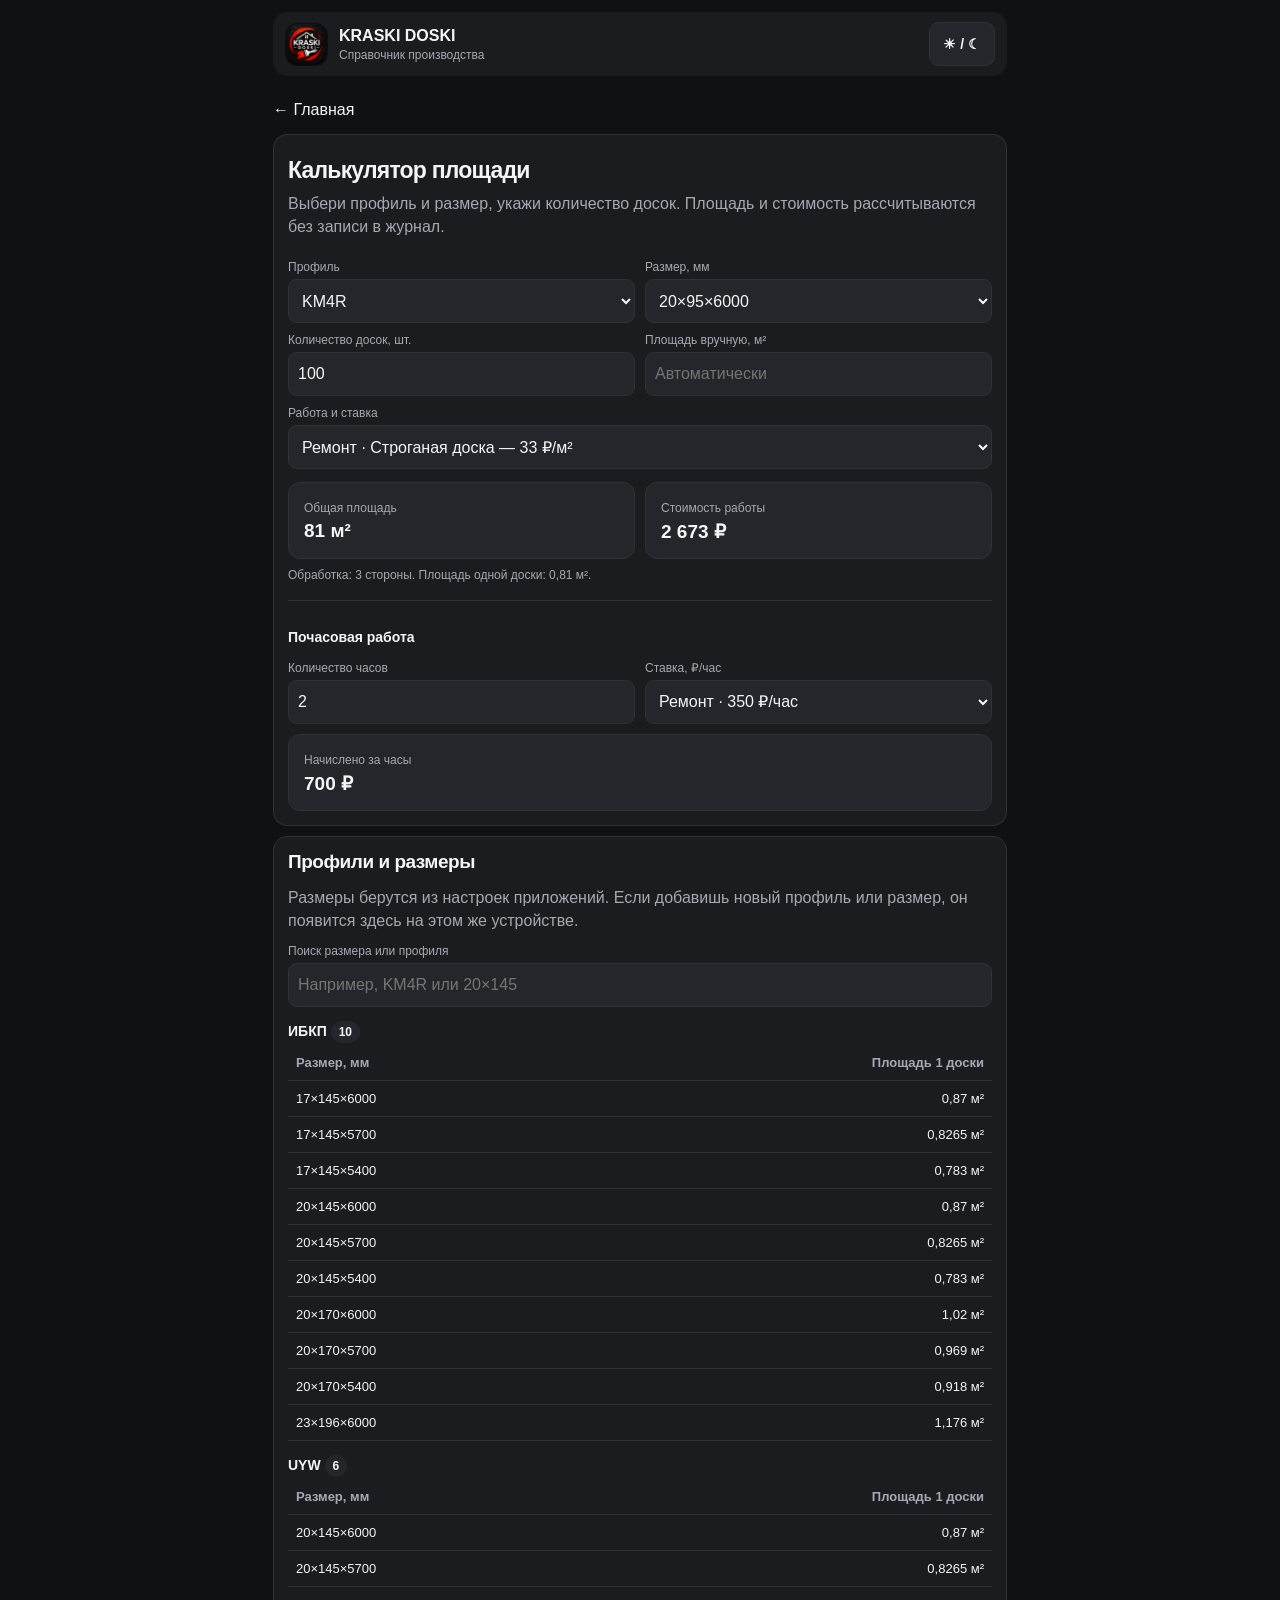
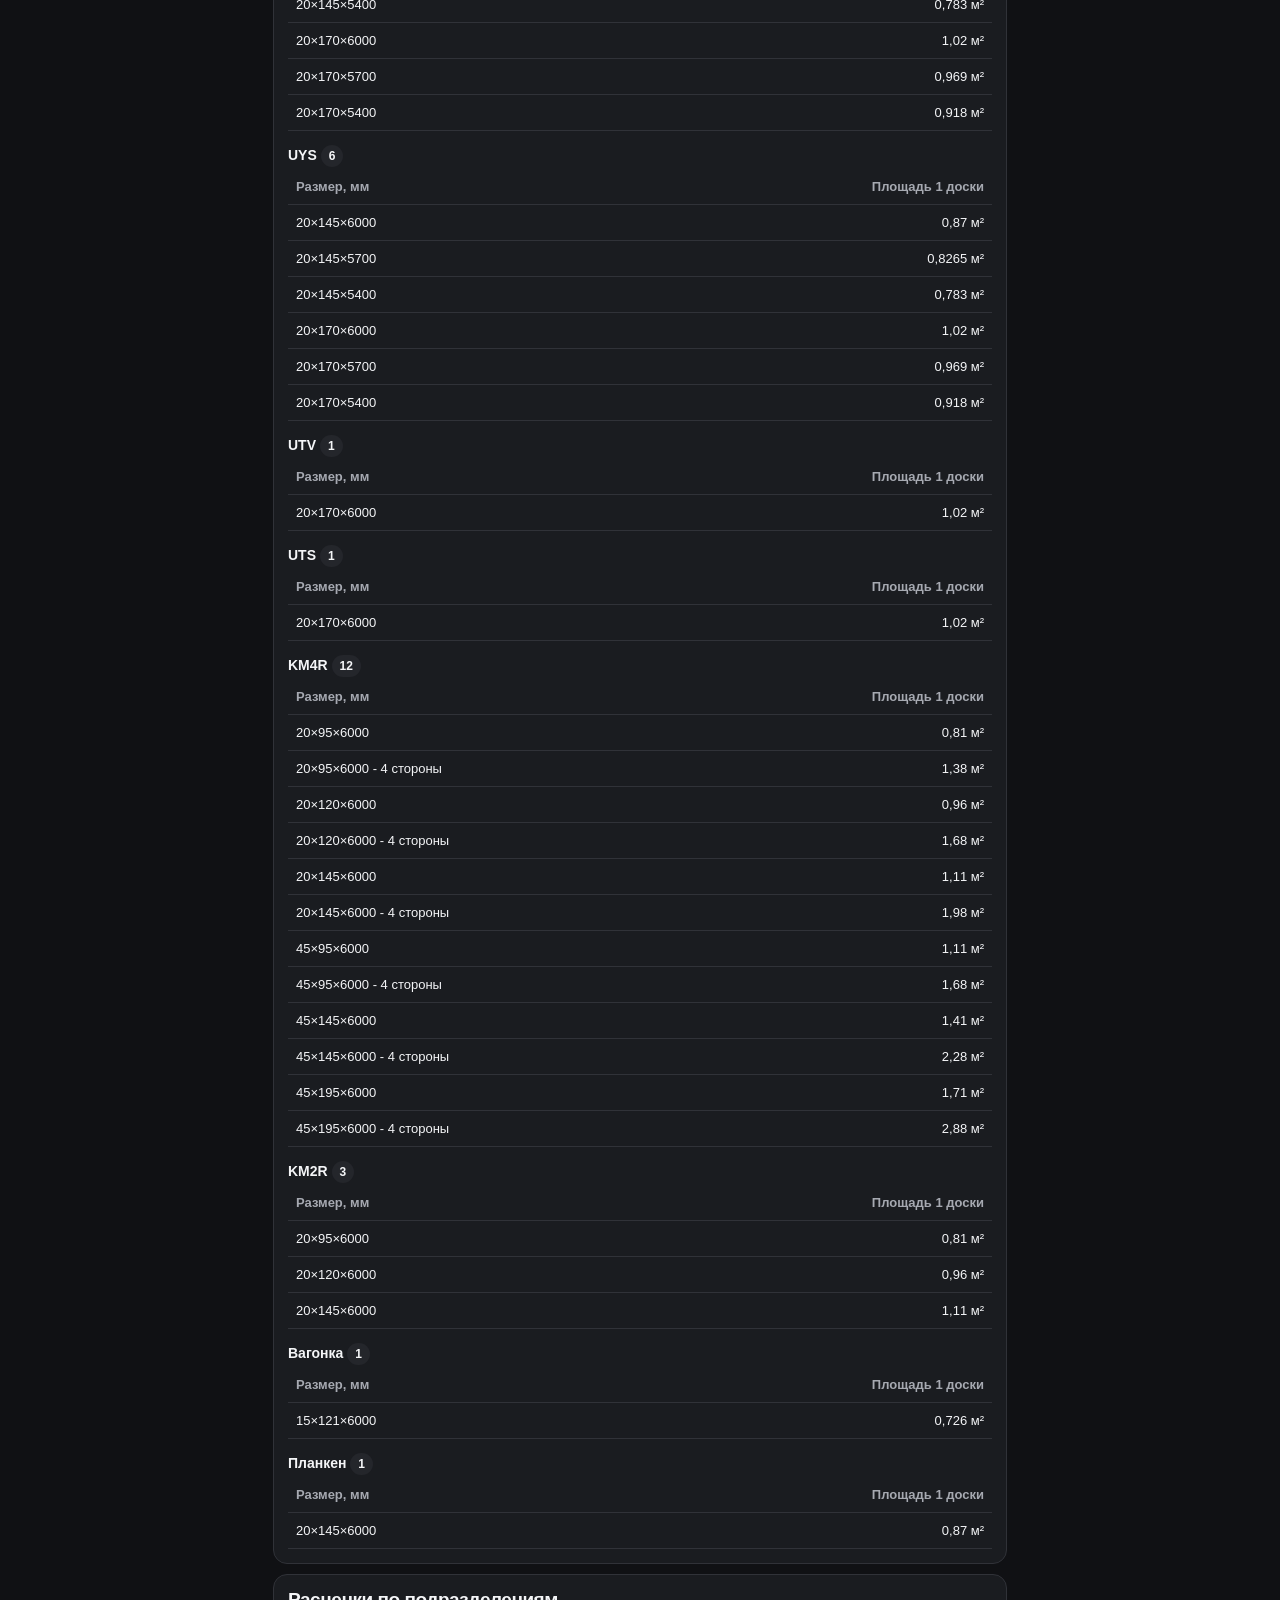
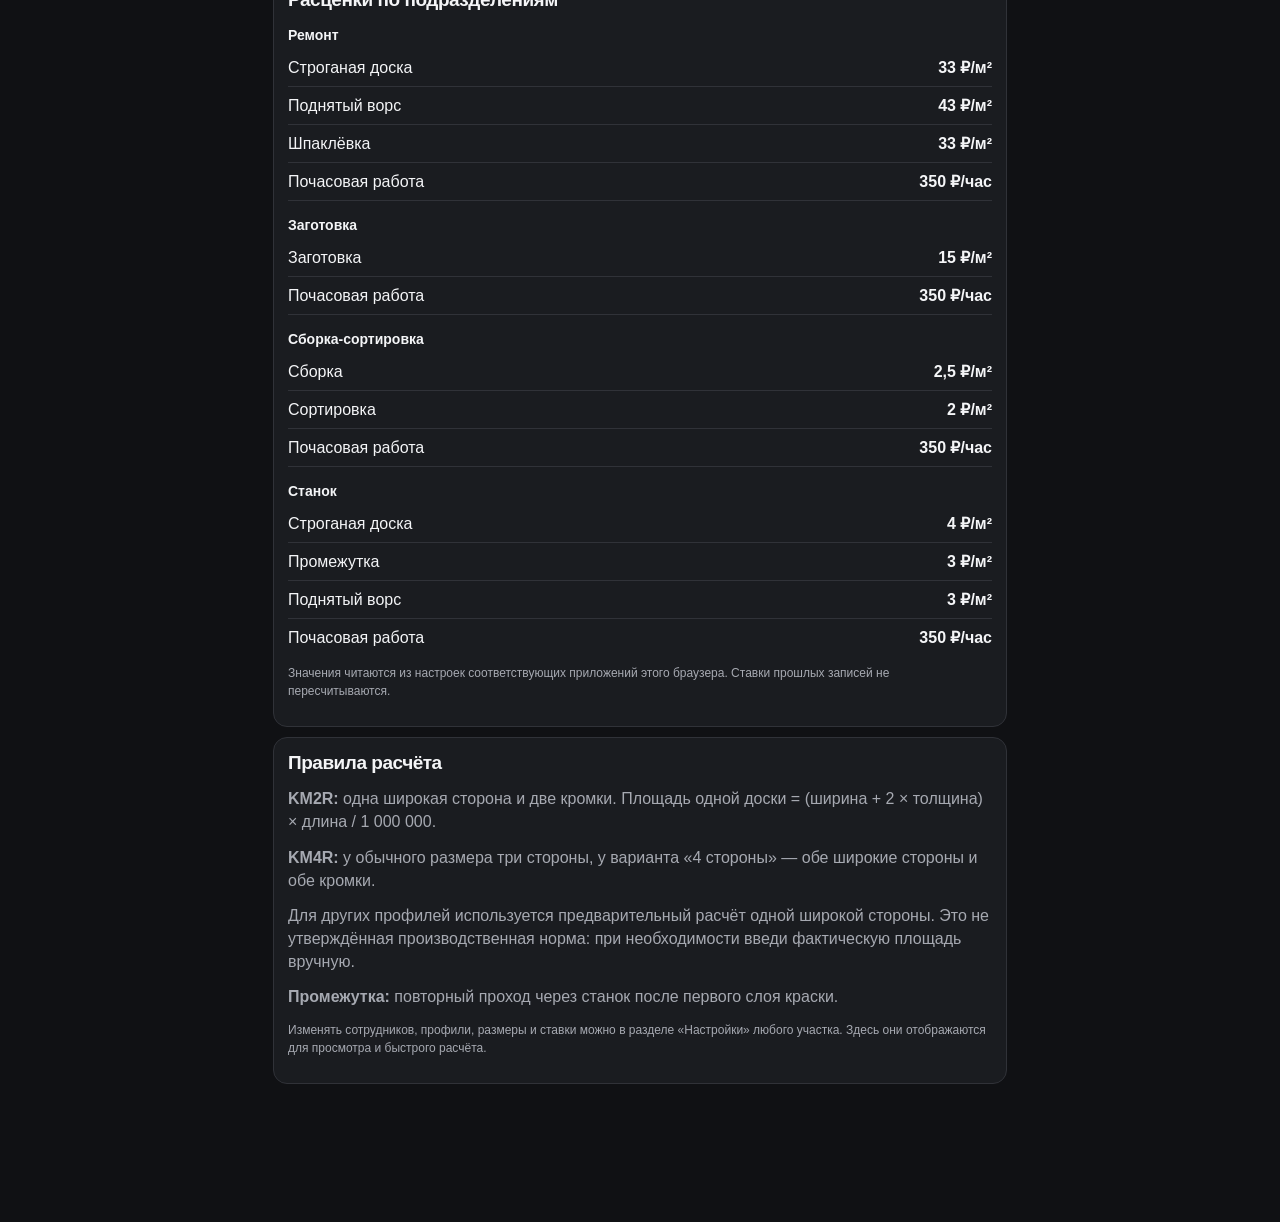
<file: spravochnik.html>
<!doctype html>
<html lang="ru"><head><meta charset="utf-8"><meta name="viewport" content="width=device-width,initial-scale=1,viewport-fit=cover"><meta name="theme-color" content="#111216"><title>Справочник · KRASKI DOSKI</title><link rel="apple-touch-icon" href="./icon-180.png"><style>
:root{font-family:system-ui,-apple-system,"Segoe UI",Arial,sans-serif;color-scheme:dark;--bg:#111216;--surface:#1c1d23;--surface2:#292a31;--stroke:#34353d;--text:#f7f7f9;--muted:#a7aab3;--red:#d71920;--blue:#72b0ff}*{box-sizing:border-box}body{background:var(--bg);color:var(--text);margin:0}body.light{color-scheme:light;--bg:#f4f5f7;--surface:#fff;--surface2:#f1f2f5;--stroke:#dedfe4;--text:#202127;--muted:#646978;--blue:#2368b6}main{max-width:760px;padding:16px 12px 70px;margin:auto}.brand{display:flex;gap:11px;align-items:center;background:var(--surface);border:1px solid var(--stroke);border-radius:18px;padding:12px}.mark{flex:none;width:51px;height:51px;background:var(--red);color:#fff;display:grid;place-items:center;border-radius:12px}.mark svg{width:29px;height:29px}.bt{flex:1;min-width:0}.bt strong{font-size:16px}.bt small{display:block;font-size:12px;color:var(--muted);margin-top:3px}.card{background:var(--surface);border:1px solid var(--stroke);border-radius:17px;padding:15px;margin:12px 0}h1{font-size:23px;margin:8px 0 4px}h2{font-size:18px;margin:0 0 13px}h3{font-size:15px;margin:16px 0 6px}p{color:var(--muted);line-height:1.45;margin:8px 0 12px}a{color:var(--blue)}.back{display:inline-block;color:var(--text);text-decoration:none;margin:15px 0 5px}.grid{display:grid;grid-template-columns:repeat(2,minmax(0,1fr));gap:10px}.grid3{display:grid;grid-template-columns:repeat(3,minmax(0,1fr));gap:8px}.grid >*,.grid3 >*{min-width:0}label{display:block;font-size:13px;color:var(--muted);margin:10px 0 5px}select,input,button{font:inherit}select,input{background:var(--surface2);color:var(--text);border:1px solid var(--stroke);border-radius:10px;width:100%;padding:11px 9px;min-height:45px}button{background:var(--red);color:white;border:none;border-radius:10px;padding:10px 13px;font-weight:700;cursor:pointer}.secondary{background:var(--surface2);border:1px solid var(--stroke);color:var(--text)}.stats{display:grid;grid-template-columns:1fr 1fr;gap:10px;margin-top:13px}.stat{background:var(--surface2);border-radius:12px;padding:15px}.stat small{color:var(--muted);font-size:12px}.stat strong{font-size:23px;display:block;margin-top:4px}.hint{font-size:12px;color:var(--muted)}.scroll{overflow:auto;max-width:100%}table{width:100%;border-collapse:collapse;font-size:13px}td,th{padding:10px 8px;border-bottom:1px solid var(--stroke);text-align:left}td:last-child,th:last-child{text-align:right}th{color:var(--muted);font-weight:600}.pill{border-radius:99px;padding:4px 8px;background:var(--surface2);font-size:12px}.warn{color:#ffce7b}.empty{padding:14px;color:var(--muted)}.dsep{border-top:1px solid var(--stroke);margin-top:15px;padding-top:12px}.foot{font-size:12px;color:var(--muted);line-height:1.5}.hide{display:none}.opbox{display:flex;justify-content:space-between;gap:12px;align-items:center;padding:9px 0;border-bottom:1px solid var(--stroke)}.opbox:last-child{border:0}@media(max-width:350px){.stats{grid-template-columns:1fr}.brand .mark{width:45px;height:45px}}@media print{button,.back{display:none}body{background:white;color:black}}

/* Фирменный логотип KRASKI DOSKI */
.brand-icon.brand-logo,.mark.logo-mark,.logo.logo-mark{background:transparent!important;padding:0!important;box-shadow:none!important;overflow:hidden!important;border-radius:12px!important;}
.brand-icon.brand-logo img,.mark.logo-mark img,.logo.logo-mark img{width:100%;height:100%;display:block;object-fit:cover;border-radius:inherit;}

/* Modern Pro — presentation layer only */
:root{font-family:-apple-system,BlinkMacSystemFont,"Segoe UI",sans-serif;--bg:#101114;--surface:#1a1c20;--surface2:#24262b;--stroke:#303238;--inputstroke:#383b42;--text:#f4f5f7;--muted:#a6a9b1;--red:#ef232c}body.light{--bg:#f2f3f6;--surface:#fff;--surface2:#f5f6f8;--stroke:#e1e3e8;--inputstroke:#dfe1e6;--text:#181a20;--muted:#606674}html{background:#101114}body.light{background:var(--bg)}main{padding:calc(12px + env(safe-area-inset-top)) 13px calc(128px + env(safe-area-inset-bottom));max-width:760px}.brand-header,.brand{border:0;border-radius:15px;padding:10px 12px;margin-bottom:10px;background:var(--surface)}.brand-icon,.mark{width:43px;height:43px;flex-basis:43px}.brand-name{font-size:15px;letter-spacing:-.02em}.brand-subtitle{font-size:12px;white-space:normal}.brand-wrap{gap:9px}.theme-btn{min-height:40px;padding:9px 11px}.card{border-radius:14px;padding:14px;margin:10px 0;min-width:0}.grid>*{min-width:0}h1{font-size:23px;letter-spacing:-.035em}h2{font-size:19px;letter-spacing:-.025em}h3{font-size:14px}label{font-size:12px;margin:10px 0 5px;font-weight:500}input:not([type=checkbox]),select,textarea{font-size:16px;border-radius:9px;min-height:44px;max-width:100%}button{border-radius:10px;font-size:14px;min-height:44px}button.smallbtn{min-height:36px;font-size:12px}button.secondary{background:var(--surface2);color:var(--text);border:1px solid var(--stroke)}#save{background:#e51b25;font-size:16px;min-height:48px}#uxRepeat{font-size:13px} .total,.stat{border-radius:12px;background:var(--surface2);border:1px solid var(--stroke)}.sum{color:var(--red);font-size:28px}.stat strong{font-size:19px;font-variant-numeric:tabular-nums;overflow-wrap:anywhere}.record{border-radius:11px;padding:12px;background:var(--surface);margin:8px 0}.ux-plot b{background:linear-gradient(90deg,#a60e19,#fa2933)!important}.tz-panel{border-radius:12px}.kd-date{height:44px!important;border-radius:9px!important}.kd-date input[type=date],.kd-date input[type=time]{min-height:0!important}.tabs.kd-bottom{position:fixed;z-index:50;bottom:0;left:50%;transform:translateX(-50%);width:100%;max-width:760px;display:grid!important;grid-template-columns:repeat(7,minmax(0,1fr))!important;gap:2px!important;overflow:visible;padding:7px 4px calc(8px + env(safe-area-inset-bottom));background:var(--surface);border-top:1px solid var(--stroke);box-shadow:0 -8px 26px #0002}.kd-bottom button,.kd-bottom a{display:flex!important;flex-direction:column;align-items:center;justify-content:center;gap:4px;min-width:0;min-height:53px;padding:5px 0!important;background:transparent!important;color:var(--muted)!important;font-size:9px!important;font-weight:600;text-decoration:none;line-height:1.15;white-space:nowrap;border:0}.kd-bottom button.active{color:var(--red)!important;background:transparent!important}.kd-bottom button[data-tab=entry] svg{background:var(--red);color:white;border-radius:50%;padding:5px;width:29px;height:29px}.kd-bottom svg{flex-shrink:0}.kd-today{display:grid;grid-template-columns:1fr 1fr;gap:8px;margin:10px 0}.kd-today>div{background:var(--surface);border:1px solid var(--stroke);border-radius:13px;padding:12px;min-width:0}.kd-today small{display:block;font-size:11px;color:var(--muted)}.kd-today strong{display:block;font-size:20px;margin-top:5px;font-variant-numeric:tabular-nums;overflow-wrap:anywhere}.kd-today>div:first-child strong{color:var(--red)}.kd-home-link{color:var(--muted);text-decoration:none;font-size:13px}.kd-version{font-size:10px;color:var(--muted);text-align:right}.kd-bottom button:focus-visible,.kd-bottom a:focus-visible{outline:2px solid var(--red)}@media(max-width:360px){.kd-bottom button,.kd-bottom a{font-size:8px!important}.brand-name{font-size:13px}}@media print{.kd-bottom,.kd-today,.kd-home-link,.kd-version{display:none!important}main{padding:0}}
</style></head><body><main>
<header class="brand"><span class="mark logo-mark"><img src="./logo-kraski-doski.png" alt="KRASKI DOSKI"></span><div class="bt"><strong>KRASKI DOSKI</strong><small>Справочник производства</small></div><button id="theme" class="secondary" aria-label="Сменить тему">☀ / ☾</button></header>
<a class="back" href="./index.html?v=10">← Главная</a>
<section class="card"><h1>Калькулятор площади</h1><p>Выбери профиль и размер, укажи количество досок. Площадь и стоимость рассчитываются без записи в журнал.</p>
<div class="grid"><div><label for="profile">Профиль</label><select id="profile"></select></div><div><label for="size">Размер, мм</label><select id="size"></select></div></div>
<div class="grid"><div><label for="qty">Количество досок, шт.</label><input id="qty" type="number" inputmode="numeric" min="0" step="1" value="100"></div><div><label for="areaManual">Площадь вручную, м²</label><input id="areaManual" type="number" inputmode="decimal" min="0" step="0.001" placeholder="Автоматически"></div></div>
<label for="op">Работа и ставка</label><select id="op"></select>
<div class="stats"><div class="stat"><small>Общая площадь</small><strong id="area">—</strong></div><div class="stat"><small>Стоимость работы</small><strong id="pay">—</strong></div></div>
<p id="formula" class="hint" aria-live="polite"></p>
<div class="dsep"><h3>Почасовая работа</h3><div class="grid"><div><label for="hours">Количество часов</label><input id="hours" type="number" min="0" step="0.25" value="2" inputmode="decimal"></div><div><label for="hourRate">Ставка, ₽/час</label><select id="hourRate"></select></div></div><div class="stat" style="margin-top:10px"><small>Начислено за часы</small><strong id="hourPay">—</strong></div></div>
</section>
<section class="card"><h2>Профили и размеры</h2><p>Размеры берутся из настроек приложений. Если добавишь новый профиль или размер, он появится здесь на этом же устройстве.</p><label for="search">Поиск размера или профиля</label><input id="search" type="search" placeholder="Например, KM4R или 20×145"><div id="directory"></div></section>
<section class="card"><h2>Расценки по подразделениям</h2><div id="rateTables"></div><p class="foot">Значения читаются из настроек соответствующих приложений этого браузера. Ставки прошлых записей не пересчитываются.</p></section>
<section class="card"><h2>Правила расчёта</h2><p><strong>KM2R:</strong> одна широкая сторона и две кромки. Площадь одной доски = (ширина + 2 × толщина) × длина / 1 000 000.</p><p><strong>KM4R:</strong> у обычного размера три стороны, у варианта «4 стороны» — обе широкие стороны и обе кромки.</p><p>Для других профилей используется предварительный расчёт одной широкой стороны. Это не утверждённая производственная норма: при необходимости введи фактическую площадь вручную.</p><p><strong>Промежутка:</strong> повторный проход через станок после первого слоя краски.</p><p class="foot">Изменять сотрудников, профили, размеры и ставки можно в разделе «Настройки» любого участка. Здесь они отображаются для просмотра и быстрого расчёта.</p></section>
</main><script>
(()=>{'use strict';
const $=id=>document.getElementById(id), SHARED='kraski_doski_catalog_v2';
const DEFAULT={"ИБКП":["17×145×6000","17×145×5700","17×145×5400","20×145×6000","20×145×5700","20×145×5400","20×170×6000","20×170×5700","20×170×5400","23×196×6000"],"UYW":["20×145×6000","20×145×5700","20×145×5400","20×170×6000","20×170×5700","20×170×5400"],"UYS":["20×145×6000","20×145×5700","20×145×5400","20×170×6000","20×170×5700","20×170×5400"],"UTV":["20×170×6000"],"UTS":["20×170×6000"],"KM4R":["20×95×6000","20×95×6000 - 4 стороны","20×120×6000","20×120×6000 - 4 стороны","20×145×6000","20×145×6000 - 4 стороны","45×95×6000","45×95×6000 - 4 стороны","45×145×6000","45×145×6000 - 4 стороны","45×195×6000","45×195×6000 - 4 стороны"],"KM2R":["20×95×6000","20×120×6000","20×145×6000"],"Вагонка":["15×121×6000"],"Планкен":["20×145×6000"]};
const DEPTS=[{name:'Ремонт',key:'kraski_doski_remont_v2',defaults:[['Строганая',33],['Поднятый ворс',43],['Шпаклёвка',33]]},{name:'Заготовка',key:'kraski_doski_zagotovka_v2',defaults:[['Заготовка',15]]},{name:'Сборка-сортировка',key:'kraski_doski_sortirovka_v2',defaults:[['Сборка',2.5],['Сортировка',2]]},{name:'Станок',key:'kraski_doski_stanok_v1',defaults:[['Строганая доска',4],['Промежутка',3],['Поднятый ворс',3]]}];
const fmt=(n,d=3)=>Number(n||0).toLocaleString('ru-RU',{maximumFractionDigits:d});
const esc=v=>String(v??'').replace(/[&<>"']/g,c=>({'&':'&amp;','<':'&lt;','>':'&gt;','"':'&quot;',"'":'&#39;'}[c]));
function read(k){try{return JSON.parse(localStorage.getItem(k))}catch{return null}}
const catalog=read(SHARED);let profiles=(catalog?.profiles && typeof catalog.profiles==='object' && !Array.isArray(catalog.profiles))?catalog.profiles:DEFAULT;
function deptData(d){const obj=read(d.key);return {operations:Array.isArray(obj?.operations)?obj.operations:d.defaults.map(([name,rate])=>({name,rate})),hourRate:Number.isFinite(Number(obj?.hourRate))&&obj?.hourRate!=null?Number(obj.hourRate):350}}
function sizeOptions(old){const p=$('profile').value;const sizes=Array.isArray(profiles[p])?profiles[p]:[];$('size').innerHTML=sizes.map(s=>`<option value="${esc(s)}">${esc(s)}</option>`).join('');if(old&&sizes.includes(old))$('size').value=old;calc()}
function calc(){let p=$('profile').value,s=$('size').value,q=Number($('qty').value),manual=$('areaManual').value;const parts=(s.match(/\d+/g)||[]).slice(0,3).map(Number);const [t,w,l]=parts;let sides=p==='KM2R'?3:p==='KM4R'?(s.includes('4 стороны')?4:3):1;let per=(t>0&&w>0&&l>0)?(sides===4?2*(w+t):sides===3?w+2*t:w)*l/1e6:0;let area=manual!==''?Math.max(0,Number(manual)||0):per*Math.max(0,Number.isInteger(q)?q:0);const selected=$('op').value.split('|');let rate=Number(selected[2])||0;$('area').textContent=fmt(area)+' м²';$('pay').textContent=fmt(area*rate,2)+' ₽';$('formula').textContent=(sides===1?'Для этого профиля площадь одной широкой стороны — предварительный расчёт.':`Обработка: ${sides} стороны.`)+` Площадь одной доски: ${fmt(per,4)} м².`}
function renderRates(){let options='',hours='',html='';DEPTS.forEach((dept,i)=>{const d=deptData(dept);html+=`<h3>${esc(dept.name)}</h3>`;d.operations.forEach(op=>{html+=`<div class="opbox"><span>${esc(op.name)}</span><strong>${fmt(op.rate,2)} ₽/м²</strong></div>`;options+=`<option value="${i}|${esc(op.name)}|${Number(op.rate)||0}">${esc(dept.name)} · ${esc(op.name)} — ${fmt(op.rate,2)} ₽/м²</option>`});html+=`<div class="opbox"><span>Почасовая работа</span><strong>${fmt(d.hourRate,2)} ₽/час</strong></div>`;hours+=`<option value="${d.hourRate}">${esc(dept.name)} · ${fmt(d.hourRate,2)} ₽/час</option>`});$('rateTables').innerHTML=html;$('op').innerHTML=options;$('hourRate').innerHTML=hours;calc();calcHour()}
function calcHour(){$('hourPay').textContent=fmt(Math.max(0,Number($('hours').value)||0)*(Number($('hourRate').value)||0),2)+' ₽'}
function renderDirectory(){let filter=$('search').value.trim().toLowerCase(),html='';for(const [name,sizes] of Object.entries(profiles)){if(!Array.isArray(sizes))continue;const filtered=sizes.filter(s=>(name+' '+s).toLowerCase().includes(filter));if(!filtered.length)continue;html+=`<h3>${esc(name)} <span class="pill">${filtered.length}</span></h3><div class="scroll"><table><thead><tr><th>Размер, мм</th><th>Площадь 1 доски</th></tr></thead><tbody>`;for(const s of filtered){const [t,w,l]=(s.match(/\d+/g)||[]).slice(0,3).map(Number);const sides=name==='KM2R'?3:name==='KM4R'?(s.includes('4 стороны')?4:3):1;const value=(t&&w&&l)?(sides===4?2*(w+t):sides===3?w+2*t:w)*l/1e6:0;html+=`<tr><td>${esc(s)}</td><td>${fmt(value,4)} м²</td></tr>`}html+='</tbody></table></div>'}$('directory').innerHTML=html||'<p class="empty">Ничего не найдено</p>'}
function reload(){const saved=read(SHARED);profiles=(saved?.profiles&&typeof saved.profiles==='object'&&!Array.isArray(saved.profiles))?saved.profiles:DEFAULT;const old=$('profile').value;const names=Object.keys(profiles);$('profile').innerHTML=names.map(p=>`<option value="${esc(p)}">${esc(p)}</option>`).join('');$('profile').value=names.includes(old)?old:(names.includes('KM4R')?'KM4R':names[0]||'');sizeOptions();renderRates();renderDirectory()}
$('profile').addEventListener('change',()=>{$('areaManual').value='';sizeOptions()});$('size').addEventListener('change',()=>{$('areaManual').value='';calc()});['qty','areaManual'].forEach(k=>$(k).addEventListener('input',calc));$('op').addEventListener('change',calc);['hours','hourRate'].forEach(k=>$(k).addEventListener('input',calcHour));$('search').addEventListener('input',renderDirectory);$('theme').onclick=()=>{document.body.classList.toggle('light');try{localStorage.setItem('kraski_doski_reference_theme',document.body.classList.contains('light')?'light':'dark')}catch{}};if(read('kraski_doski_reference_theme')==='light'||(function(){try{return localStorage.getItem('kraski_doski_reference_theme')==='light'}catch{return false}})())document.body.classList.add('light');window.addEventListener('storage',e=>{if([SHARED,...DEPTS.map(d=>d.key)].includes(e.key))reload()});window.addEventListener('pageshow',reload);reload();
})();
</script></body></html>
</file>
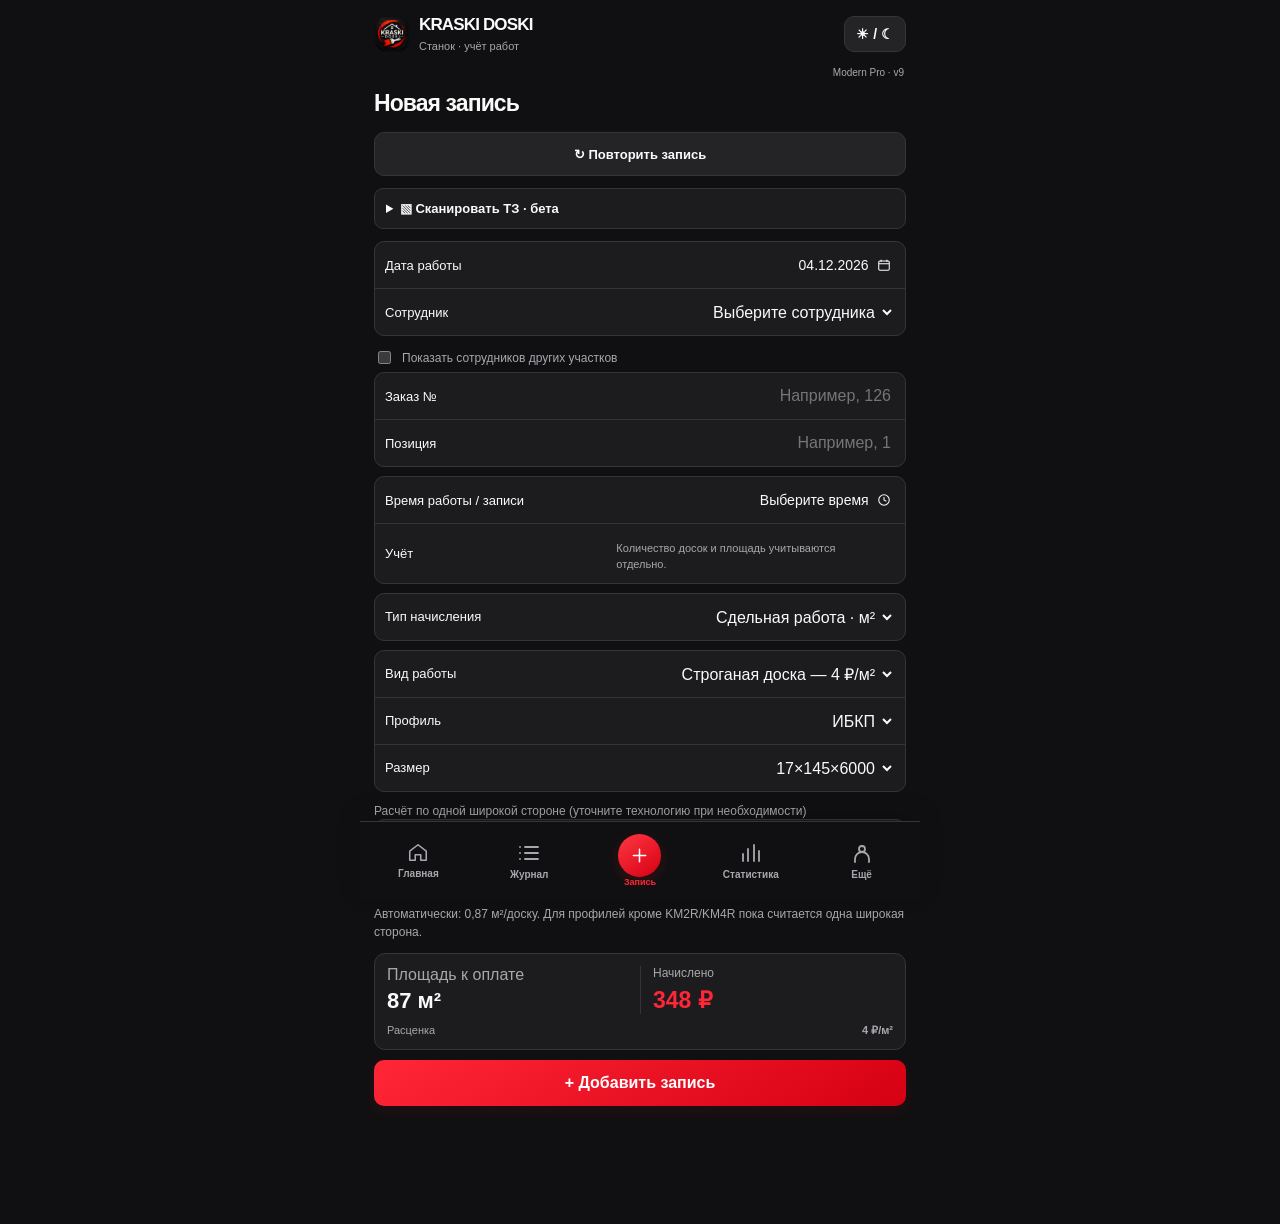
<file: stanok.html>
<!doctype html>
<html lang="ru"><head><meta charset="utf-8"><meta name="viewport" content="width=device-width, initial-scale=1, viewport-fit=cover"><meta name="theme-color" content="#111216"><title>KRASKI DOSKI — Станок</title>
<style>
:root{font-family:system-ui,-apple-system,"Segoe UI",Arial,sans-serif;color-scheme:dark;background:#111216;color:#f5f5f7;--bg:#111216;--surface:#1c1d23;--surface2:#292a31;--stroke:#34353d;--inputstroke:#484952;--text:#f5f5f7;--muted:#a6a8b1;--red:#d71920;--blue:#6baeff}
*{box-sizing:border-box}html{min-height:100%;background:var(--bg)}body{margin:0;min-height:100vh;background:var(--bg);color:var(--text)}body.light{color-scheme:light;--bg:#f4f5f7;--surface:#fff;--surface2:#f1f2f5;--stroke:#dfe1e6;--inputstroke:#d3d7de;--text:#202127;--muted:#646978;--blue:#2368b6}main{max-width:760px;margin:auto;padding:18px 12px 80px}.top,.line{display:flex;align-items:center;justify-content:space-between;gap:10px}.brand-header{background:var(--surface);border:1px solid var(--stroke);border-radius:18px;padding:12px;margin-bottom:13px;min-width:0}.brand-wrap{display:flex;align-items:center;gap:12px;min-width:0}.brand-icon{display:flex;flex:0 0 56px;width:56px;height:56px;border-radius:12px;background:#d71920;color:#fff;align-items:center;justify-content:center}.brand-icon svg{width:32px;height:32px;display:block}.brand-lines{display:flex;flex-direction:column;gap:3px;min-width:0}.brand-name{font-size:17px;font-weight:700;letter-spacing:0;line-height:1.3;color:var(--text);white-space:nowrap}.brand-subtitle{font-size:14px;line-height:1.3;color:var(--muted);white-space:nowrap}.theme-btn{flex:none}.card{background:var(--surface);border:1px solid var(--stroke);border-radius:18px;padding:17px;margin:13px 0}.tabs{display:flex;gap:7px;overflow-x:auto;padding:5px 0}.tabs button{flex:1;white-space:nowrap;background:var(--surface2);color:var(--text);min-height:41px}.tabs button.active{background:#d71920;color:#fff}h1{font-size:23px;margin:5px 0 12px}h2{font-size:18px;margin:0 0 13px}h3{font-size:15px;margin:8px 0}p{line-height:1.45}label{font-size:13px;color:var(--muted);display:block;margin:12px 0 5px}input,select,textarea,button{font:inherit}input,select,textarea{width:100%;min-width:0;border-radius:10px;border:1px solid var(--inputstroke);background:var(--surface2);color:var(--text);padding:11px 12px;min-height:44px}textarea{min-height:78px;resize:vertical}input:focus,select:focus,textarea:focus{outline:2px solid #628fce;outline-offset:1px}input[type=date]{font-variant-numeric:tabular-nums}input[type=checkbox]{width:auto;min-height:auto;accent-color:#d71920}button{border:0;border-radius:10px;padding:11px 14px;cursor:pointer;color:white;background:#d71920;font-weight:700}button.secondary{background:#343640;color:white}body.light button.secondary{background:#666c7b}button.ghost{background:transparent;color:var(--text);border:1px solid var(--stroke)}button.danger{background:#733139;color:#fff}button:disabled{opacity:.45;cursor:not-allowed}.smallbtn{font-size:12px;padding:7px 9px}.wide{width:100%}.grid{display:grid;grid-template-columns:minmax(0,1fr) minmax(0,1fr);gap:10px}.grid>*{min-width:0}.grid3{display:grid;grid-template-columns:repeat(3,minmax(0,1fr));gap:8px}.hide{display:none!important}.muted,small{color:var(--muted)}small{font-size:12px}.total{background:var(--surface2);border-radius:12px;padding:15px;margin:16px 0}.sum{font-size:27px;font-weight:800;font-variant-numeric:tabular-nums}.tag{font-size:12px;border-radius:999px;padding:4px 9px;background:var(--surface2);color:var(--muted);white-space:nowrap}.tag.blue{background:#153c66;color:#79b7ff}.record.blue{border-color:#3578cb}.record{border:1px solid var(--stroke);border-radius:12px;padding:13px;margin:9px 0}.record p{margin:10px 0}.record .line{flex-wrap:wrap}.warning{font-size:12px;color:#e9b973}.notice{background:#46351e;border:1px solid #83603e;padding:12px;border-radius:10px;color:#ffdf9e;font-size:13px;line-height:1.5}body.light .notice{background:#fff2d8;color:#795014;border-color:#e3b678}.error{background:#4a252a;color:#ffd7db}.check{display:flex;align-items:center;gap:8px;margin-top:12px}.check label{margin:0}.listrow{display:flex;align-items:center;gap:7px;margin:8px 0}.listrow input{flex:1}.listrow button{flex:none}.settingsrow{padding:12px 0;border-bottom:1px solid var(--stroke)}.settingsrow:last-child{border:0}.settingsrow .grid{align-items:center}.pill{padding:4px 8px;background:var(--surface2);color:var(--muted);border-radius:100px;font-size:12px}hr{border:0;border-top:1px solid var(--stroke);margin:18px 0}.divider-title{padding-top:13px;border-top:1px solid var(--stroke);margin-top:21px}.row-actions{display:flex;justify-content:flex-end;gap:7px;margin-top:11px}.scrollnote{font-size:12px;line-height:1.45;color:var(--muted)}.rowtight{display:flex;align-items:center;gap:9px}.rowtight>*{min-width:0}.twolines{display:flex;flex-direction:column;gap:4px}.status{font-size:12px;color:var(--muted);margin-top:8px}.statgrid{display:grid;grid-template-columns:1fr 1fr;gap:10px}.stat{background:var(--surface2);border-radius:10px;padding:12px}.stat strong{display:block;font-size:20px}.stat small{display:block;margin-bottom:6px}.hr-note{font-size:12px;line-height:1.45;color:var(--muted);margin-top:7px}.filterrow{margin-top:5px}.nowrap{white-space:nowrap}#save{min-height:50px}.side-label{color:var(--blue)}.muted-divider{height:1px;background:var(--stroke);margin:8px 0}@media(max-width:420px){.brand-header{padding:10px;gap:7px}.brand-wrap{gap:9px}.brand-icon{width:46px;height:46px;flex-basis:46px;border-radius:11px}.brand-icon svg{width:27px;height:27px}.brand-name{font-size:15px}.brand-subtitle{font-size:12px}.theme-btn{font-size:11px;padding:7px}.card{padding:13px}.grid{gap:8px}.sum{font-size:24px}.tabs button{font-size:12px;padding:10px 8px}}@media(max-width:350px){.brand-name{font-size:13px}.brand-subtitle{font-size:11px}.tabs button{font-size:11px;padding:8px 5px}}@media print{.tabs,.theme-btn,button{display:none!important}body{background:#fff;color:#000}.card{break-inside:avoid}main{padding:0}}

/* iOS Safari: date controls have a wide intrinsic minimum size.
   Give date rows their own full-width columns on narrow screens. */
.date-grid > * {min-width:0;}
.date-grid input[type="date"] {display:block;width:100%;max-width:100%;min-width:0;box-sizing:border-box;}
@media (max-width:600px) {
  .date-grid {grid-template-columns:minmax(0,1fr);}
  .date-grid input[type="date"] {font-size:16px;}
}

/* Фирменный логотип KRASKI DOSKI */
.brand-icon.brand-logo,.mark.logo-mark,.logo.logo-mark{background:transparent!important;padding:0!important;box-shadow:none!important;overflow:hidden!important;border-radius:12px!important;}
.brand-icon.brand-logo img,.mark.logo-mark img,.logo.logo-mark img{width:100%;height:100%;display:block;object-fit:cover;border-radius:inherit;}

/* KRASKI DOSKI · productivity tools */
.tabs{flex-wrap:wrap;overflow-x:visible}.tabs button{flex:1 1 28%;font-size:12px;padding:10px 8px}
.ux-commands{display:flex;flex-wrap:wrap;gap:8px;margin:8px 0 12px}.ux-commands button{flex:1 1 150px}
.ux-note{padding:12px;border-radius:12px;background:var(--surface2);color:var(--muted);font-size:13px;line-height:1.5;margin:10px 0}
.ux-plot{display:flex;align-items:center;gap:9px;margin:9px 0}.ux-plot>span{width:104px;flex-shrink:0;color:var(--muted);font-size:12px}.ux-plot>div{flex:1;height:12px;background:var(--surface2);border-radius:6px;overflow:hidden}.ux-plot b{display:block;height:100%;background:#d71920;border-radius:6px}.ux-plot>strong{width:76px;text-align:right;font-size:12px}
.ux-topline{display:flex;flex-wrap:wrap;gap:8px}.ux-topline>*{flex:1 1 140px}
.ux-order{border:1px solid var(--stroke);border-radius:12px;padding:12px;margin:10px 0}
.ux-order summary{cursor:pointer;font-weight:700;line-height:1.45}.ux-order small{display:block;margin:6px 0}.ux-order ul{padding-left:18px;color:var(--muted);font-size:13px;line-height:1.6}
.ux-warning{border-left:3px solid #edab4a;background:var(--surface2);padding:12px;margin:12px 0;border-radius:8px;font-size:13px;color:var(--text)}
@media(max-width:420px){.tabs button{flex-basis:30%;font-size:11px}.ux-plot>span{width:82px}.ux-plot>strong{width:66px}}
@media print{body{background:white!important;color:black!important}main{max-width:none!important;padding:0!important}main>*:not(#uxPrintSheet){display:none!important}#uxPrintSheet{display:block!important;color:#111!important;background:#fff!important}#uxPrintSheet table{width:100%;border-collapse:collapse;font-size:10pt}#uxPrintSheet th,#uxPrintSheet td{border:1px solid #888;padding:5px;text-align:left;vertical-align:top}#uxPrintSheet h1{font-size:20pt}#uxPrintSheet p{font-size:11pt}#uxPrintSheet tr{break-inside:avoid}}

/* iPhone Safari: keep native date fields within their parent card.
   Safari sometimes gives the calendar's internal control an extra intrinsic width. */
.date-grid{width:100%;min-width:0;max-width:100%;grid-template-columns:repeat(2,minmax(0,1fr))}
.date-grid>div{min-width:0;max-width:100%;overflow:hidden}
.date-grid input[type="date"]{
  display:block!important;
  box-sizing:border-box!important;
  inline-size:100%!important;
  min-inline-size:0!important;
  max-inline-size:100%!important;
  width:100%!important;
  min-width:0!important;
  max-width:100%!important;
  overflow:hidden;
}
@media(max-width:600px){
  .date-grid{grid-template-columns:minmax(0,1fr)!important}
  .date-grid input[type="date"]{font-size:16px!important}
}
/* Safari-only width reserve for the native calendar widget.
   Prevents its border from extending beyond the white card on iPhones. */
@supports (-webkit-touch-callout: none) {
  .date-grid input[type="date"]{
    inline-size:calc(100% - 14px)!important;
    width:calc(100% - 14px)!important;
    max-inline-size:calc(100% - 14px)!important;
    max-width:calc(100% - 14px)!important;
  }
}


/* Fixed visual date control: native picker is clipped inside a bounded overlay. */
.kd-date{position:relative;display:flex;align-items:center;justify-content:space-between;gap:8px;width:100%;max-width:100%;min-width:0;box-sizing:border-box;overflow:hidden;height:44px;border:1px solid var(--inputstroke);border-radius:10px;background:var(--surface2);color:var(--text);padding:0 12px;font-size:16px}
.kd-date-text{overflow:hidden;text-overflow:ellipsis;white-space:nowrap;min-width:0;pointer-events:none}.kd-date svg{flex:none;pointer-events:none}
.kd-date input[type=date]{position:absolute!important;inset:0!important;width:100%!important;height:100%!important;min-width:0!important;max-width:100%!important;inline-size:100%!important;max-inline-size:100%!important;margin:0!important;padding:0!important;border:0!important;opacity:0!important;z-index:2;box-sizing:border-box!important;cursor:pointer;-webkit-appearance:none;appearance:none}
.kd-date:focus-within{outline:2px solid #628fce;outline-offset:1px}.date-grid>*{min-width:0;max-width:100%}

/* Bounded native date/time overlays, including iOS Safari. */
.grid{grid-template-columns:repeat(2,minmax(0,1fr))}.grid>*{min-width:0;max-width:100%}
.kd-date{position:relative!important;display:flex!important;box-sizing:border-box!important;width:100%!important;max-width:100%!important;min-width:0!important;overflow:hidden!important;contain:layout paint!important;clip-path:inset(0 round 10px);height:44px!important;}
.kd-date input[type=date],.kd-date input[type=time]{position:absolute!important;inset:0!important;display:block!important;width:100%!important;max-width:100%!important;min-width:0!important;height:100%!important;max-height:100%!important;inline-size:100%!important;max-inline-size:100%!important;min-inline-size:0!important;margin:0!important;padding:0!important;border:0!important;opacity:0!important;z-index:2;box-sizing:border-box!important;-webkit-appearance:none!important;appearance:none!important;}
@media(max-width:600px){.grid.date-grid{grid-template-columns:minmax(0,1fr)!important}}
 .tz-panel{border:1px solid var(--stroke);border-radius:12px;padding:12px;margin:12px 0;min-width:0;overflow:hidden}.tz-panel summary{cursor:pointer;font-weight:700;color:var(--text);padding:8px 0}.tz-panel img{max-width:100%;height:auto;margin:8px 0}.tz-panel textarea,.tz-panel input,.tz-panel select{max-width:100%;min-width:0;box-sizing:border-box}.tz-row{border:1px solid var(--stroke);border-radius:10px;margin:10px 0;padding:10px;overflow:hidden}.tz-source{overflow-wrap:anywhere;font-size:12px}.tz-panel button{margin-top:8px}
/* Modern Pro — presentation layer only */
:root{font-family:-apple-system,BlinkMacSystemFont,"Segoe UI",sans-serif;--bg:#101114;--surface:#1a1c20;--surface2:#24262b;--stroke:#303238;--inputstroke:#383b42;--text:#f4f5f7;--muted:#a6a9b1;--red:#ef232c}body.light{--bg:#f2f3f6;--surface:#fff;--surface2:#f5f6f8;--stroke:#e1e3e8;--inputstroke:#dfe1e6;--text:#181a20;--muted:#606674}html{background:#101114}body.light{background:var(--bg)}main{padding:calc(12px + env(safe-area-inset-top)) 13px calc(128px + env(safe-area-inset-bottom));max-width:760px}.brand-header,.brand{border:0;border-radius:15px;padding:10px 12px;margin-bottom:10px;background:var(--surface)}.brand-icon,.mark{width:43px;height:43px;flex-basis:43px}.brand-name{font-size:15px;letter-spacing:-.02em}.brand-subtitle{font-size:12px;white-space:normal}.brand-wrap{gap:9px}.theme-btn{min-height:40px;padding:9px 11px}.card{border-radius:14px;padding:14px;margin:10px 0;min-width:0}.grid>*{min-width:0}h1{font-size:23px;letter-spacing:-.035em}h2{font-size:19px;letter-spacing:-.025em}h3{font-size:14px}label{font-size:12px;margin:10px 0 5px;font-weight:500}input:not([type=checkbox]),select,textarea{font-size:16px;border-radius:9px;min-height:44px;max-width:100%}button{border-radius:10px;font-size:14px;min-height:44px}button.smallbtn{min-height:36px;font-size:12px}button.secondary{background:var(--surface2);color:var(--text);border:1px solid var(--stroke)}#save{background:#e51b25;font-size:16px;min-height:48px}#uxRepeat{font-size:13px} .total,.stat{border-radius:12px;background:var(--surface2);border:1px solid var(--stroke)}.sum{color:var(--red);font-size:28px}.stat strong{font-size:19px;font-variant-numeric:tabular-nums;overflow-wrap:anywhere}.record{border-radius:11px;padding:12px;background:var(--surface);margin:8px 0}.ux-plot b{background:linear-gradient(90deg,#a60e19,#fa2933)!important}.tz-panel{border-radius:12px}.kd-date{height:44px!important;border-radius:9px!important}.kd-date input[type=date],.kd-date input[type=time]{min-height:0!important}.tabs.kd-bottom{position:fixed;z-index:50;bottom:0;left:50%;transform:translateX(-50%);width:100%;max-width:760px;display:grid!important;grid-template-columns:repeat(7,minmax(0,1fr))!important;gap:2px!important;overflow:visible;padding:7px 4px calc(8px + env(safe-area-inset-bottom));background:var(--surface);border-top:1px solid var(--stroke);box-shadow:0 -8px 26px #0002}.kd-bottom button,.kd-bottom a{display:flex!important;flex-direction:column;align-items:center;justify-content:center;gap:4px;min-width:0;min-height:53px;padding:5px 0!important;background:transparent!important;color:var(--muted)!important;font-size:9px!important;font-weight:600;text-decoration:none;line-height:1.15;white-space:nowrap;border:0}.kd-bottom button.active{color:var(--red)!important;background:transparent!important}.kd-bottom button[data-tab=entry] svg{background:var(--red);color:white;border-radius:50%;padding:5px;width:29px;height:29px}.kd-bottom svg{flex-shrink:0}.kd-today{display:grid;grid-template-columns:1fr 1fr;gap:8px;margin:10px 0}.kd-today>div{background:var(--surface);border:1px solid var(--stroke);border-radius:13px;padding:12px;min-width:0}.kd-today small{display:block;font-size:11px;color:var(--muted)}.kd-today strong{display:block;font-size:20px;margin-top:5px;font-variant-numeric:tabular-nums;overflow-wrap:anywhere}.kd-today>div:first-child strong{color:var(--red)}.kd-home-link{color:var(--muted);text-decoration:none;font-size:13px}.kd-version{font-size:10px;color:var(--muted);text-align:right}.kd-bottom button:focus-visible,.kd-bottom a:focus-visible{outline:2px solid var(--red)}@media(max-width:360px){.kd-bottom button,.kd-bottom a{font-size:8px!important}.brand-name{font-size:13px}}@media print{.kd-bottom,.kd-today,.kd-home-link,.kd-version{display:none!important}main{padding:0}}

/* v10 concept layout */
:root{--bg:#101012;--surface:#1c1c1e;--surface2:#242426;--stroke:#353537;--inputstroke:#39393c;--red:#ff2637;--text:#fafafa;--muted:#a7a7ad}body.light{--bg:#f5f5f7;--surface:#fff;--surface2:#f1f1f4;--stroke:#e2e2e5;--inputstroke:#dedee2;--text:#171719;--muted:#68686e}main{max-width:560px;padding:calc(10px + env(safe-area-inset-top)) 14px calc(102px + env(safe-area-inset-bottom))}.brand-header{background:none;border:0;padding:4px 0;margin:0 0 10px}.brand-icon{width:36px;height:36px;flex-basis:36px}.brand-name{font-size:17px;font-weight:800;letter-spacing:-.05em}.brand-subtitle{font-size:11px}.theme-btn{min-height:36px}.kd-today{display:none}.card{background:transparent;border:0;padding:0;margin:0 0 16px;box-shadow:none}h1,h2{font-size:23px;margin:12px 0 15px;letter-spacing:-.04em}h3{font-size:15px;margin:18px 0 10px}.tabs.kd-bottom{grid-template-columns:repeat(5,minmax(0,1fr))!important;max-width:560px;background:var(--bg);padding:7px 4px calc(8px + env(safe-area-inset-bottom));border-top:1px solid var(--stroke)}.kd-bottom button,.kd-bottom a{font-size:10px!important;min-height:56px}.kd-bottom button[data-tab=entry] svg{width:43px;height:43px;padding:11px;background:linear-gradient(145deg,#ff3743,#d60012);box-shadow:0 4px 14px #d7192033}.kd-bottom button[data-tab=entry]{gap:0}.kd-bottom button[data-tab=entry] span{font-size:9px}.kd-bottom button[data-tab=report],.kd-bottom button[data-tab=orders]{display:none!important}.kd-bottom button.active{color:var(--red)!important}.extra-nav{display:grid;grid-template-columns:1fr 1fr;gap:8px;margin:12px 0}.extra-nav button{border:1px solid var(--stroke)}.v10-group{background:var(--surface);border:1px solid var(--stroke);border-radius:10px;overflow:hidden;margin:0 0 9px}.v10-field{display:grid;grid-template-columns:minmax(0, .85fr) minmax(0,1.15fr);align-items:center;gap:8px;padding:4px 10px;min-height:43px;border-bottom:1px solid var(--stroke);min-width:0}.v10-field:last-child{border-bottom:0}.v10-field label{font-size:13px;margin:0;color:var(--text);font-weight:500;line-height:1.2}.v10-field input:not([type=checkbox]),.v10-field select,.v10-field textarea{border:0;background:transparent;min-height:38px;height:auto;margin:0;padding:6px 4px;font-size:16px;text-align:right;min-width:0;width:100%;max-width:100%;box-shadow:none}.v10-field select{text-align-last:right}.v10-field .kd-date{border:0!important;background:transparent!important;padding:0 4px!important;height:38px!important;min-width:0;max-width:100%;justify-content:flex-end}.v10-field .kd-date-text{font-size:14px}.v10-field .kd-date input{position:absolute!important;opacity:0!important;inset:0!important;min-height:0!important;height:100%!important;padding:0!important;width:100%!important;max-width:100%!important}.v10-field .kd-date svg{width:14px;height:14px}.v10-field input[type=time]{appearance:none;-webkit-appearance:none;min-width:0;max-width:100%;overflow:hidden}.v10-group .hr-note{padding:6px 10px;font-size:11px}.v10-group small{display:block;padding:3px 10px;font-size:11px}.v10-group .check{margin:0;padding:8px 10px;font-size:12px}.v10-group .check input{width:17px;height:17px}.v10-tools{display:grid;grid-template-columns:1fr 1fr;gap:8px;margin:9px 0}.v10-tools .ux-commands{margin:0}.v10-tools button{width:100%;font-size:12px!important;min-height:36px}.tz-panel{margin:0 0 10px;padding:8px 11px;background:var(--surface);border-radius:9px}.tz-panel summary{font-size:13px;padding:4px 0}.v10-tools+.status:empty{display:none}#entry .total{display:grid;grid-template-columns:1fr 1fr;gap:0;padding:12px;margin:10px 0;background:var(--surface);border-radius:11px}#entry .total .line{display:flex;flex-direction:column;align-items:flex-start;gap:4px}#entry .total .line:nth-child(2){order:3;grid-column:1/-1;flex-direction:row;justify-content:space-between;font-size:11px;margin-top:10px;color:var(--muted)}#entry .total hr{display:none}#entry .total .line:last-child{border-left:1px solid var(--stroke);padding-left:12px}#entry .total .sum{font-size:23px;font-weight:800}#entry .total .line:first-child strong{font-size:22px}#entry .total .line:last-child>strong{font-size:12px;color:var(--muted);font-weight:500}#save{background:linear-gradient(145deg,#ff2637,#d50012);border:0;min-height:46px;border-radius:10px;box-shadow:0 5px 15px #c0002020}.v10-day{font-size:12px;color:var(--muted);background:var(--surface2);border-radius:6px;padding:7px 10px;margin:14px 0 6px;display:flex;justify-content:space-between}.record{background:var(--surface);border:1px solid var(--stroke);padding:10px 12px;margin:5px 0;border-radius:10px}.record p{font-size:12px;margin:5px 0}.record small{font-size:11px}.record .line strong{font-size:14px}.record .line:nth-last-child(2)>strong{color:var(--red)}.record .row-actions{margin-top:5px}.record .row-actions button{min-height:30px;font-size:11px}.statgrid{gap:8px}.stat{background:var(--surface);padding:13px;border-radius:11px}.stat strong{font-size:23px}.stat small{font-size:12px}.v10-chart{background:var(--surface);border:1px solid var(--stroke);border-radius:11px;padding:12px;margin:10px 0}.v10-chart svg{width:100%;height:auto;display:block;overflow:visible}.v10-chart h3{margin:0 0 10px}.v10-ring-layout{display:flex;align-items:center;gap:15px}.v10-ring{width:116px;aspect-ratio:1;flex:none;border-radius:50%;display:grid;place-items:center}.v10-ring>div{width:74%;height:74%;border-radius:50%;background:var(--surface);display:grid;place-content:center;text-align:center;font-size:15px;font-weight:700}.v10-ring small{font-size:10px;color:var(--muted)}.v10-legend{min-width:0;flex:1;font-size:11px}.v10-legend div{display:flex;align-items:center;gap:5px;margin:6px 0}.v10-legend i{width:8px;height:8px;flex:none;border-radius:2px}.v10-legend b{margin-left:auto;white-space:nowrap}.grid>*{min-width:0}.kd-date{max-width:100%!important;overflow:hidden!important}@media print{.extra-nav,.v10-tools{display:none!important}}
</style></head>
<body><main>
<header class="top brand-header"><div class="brand-wrap"><span aria-label="KRASKI DOSKI" class="brand-icon brand-logo" role="img"><img alt="KRASKI DOSKI" src="./logo-kraski-doski.png"/></span><div class="brand-lines"><strong class="brand-name">KRASKI DOSKI</strong><small class="brand-subtitle">Станок · учёт работ</small></div></div><button aria-label="Сменить тему" class="secondary theme-btn" id="themeBtn">☀ / ☾</button></header><div class="kd-today" id="kdToday"><div><small>Начислено сегодня · участок</small><strong id="kdPay">—</strong></div><div><small>Выработка сегодня · участок</small><strong id="kdArea">—</strong></div></div>
<nav aria-label="Разделы" class="tabs kd-bottom"><a href="./index.html?v=10"><svg aria-hidden="true" fill="none" height="22" stroke="currentColor" stroke-linecap="round" stroke-linejoin="round" stroke-width="1.7" viewbox="0 0 24 24" width="22"><path d="m3 10 9-7 9 7v10h-6v-6H9v6H3z"></path></svg><span>Главная</span></a><button data-tab="journal"><svg aria-hidden="true" fill="none" height="24" stroke="currentColor" stroke-linecap="round" stroke-linejoin="round" stroke-width="1.8" viewbox="0 0 24 24" width="24"><path d="M8 6h13M8 12h13M8 18h13M3 6h.01M3 12h.01M3 18h.01"></path></svg><span>Журнал</span></button><button class="active" data-tab="entry"><svg aria-hidden="true" fill="none" height="24" stroke="currentColor" stroke-linecap="round" stroke-linejoin="round" stroke-width="1.8" viewbox="0 0 24 24" width="24"><path d="M12 5v14M5 12h14"></path></svg><span>Запись</span></button><button data-tab="stats"><svg aria-hidden="true" fill="none" height="24" stroke="currentColor" stroke-linecap="round" stroke-linejoin="round" stroke-width="1.8" viewbox="0 0 24 24" width="24"><path d="M4 20v-7m5 7V8m6 12V4m5 16V10"></path></svg><span>Статистика</span></button><button data-tab="settings"><svg aria-hidden="true" fill="none" height="24" stroke="currentColor" stroke-linecap="round" stroke-linejoin="round" stroke-width="1.8" viewbox="0 0 24 24" width="24"><circle cx="12" cy="8" r="3"></circle><path d="M5 21v-3a7 7 0 0 1 14 0v3"></path></svg><span>Ещё</span></button><button data-tab="report"><svg aria-hidden="true" fill="none" height="22" stroke="currentColor" stroke-linecap="round" stroke-linejoin="round" stroke-width="1.7" viewbox="0 0 24 24" width="22"><path d="M6 3h9l4 4v14H6zM9 12h7M9 16h7"></path></svg><span>Отчёты</span></button><button data-tab="orders"><svg aria-hidden="true" fill="none" height="22" stroke="currentColor" stroke-linecap="round" stroke-linejoin="round" stroke-width="1.7" viewbox="0 0 24 24" width="22"><path d="M3 7h18v14H3zM3 7l3-4h12l3 4M9 12h6"></path></svg><span>Заказы</span></button></nav><div style="text-align:right;font-size:10px;color:var(--muted);margin:4px 2px 0">Modern Pro · v9</div>
<section class="hide" id="orders"><div class="card"><h2>История заказов</h2><p class="muted">Работы по номеру заказа из всех четырёх участков, сохранённые на этом устройстве в этом браузере.</p><label for="uxOrderSearch">Поиск заказа или позиции</label><input id="uxOrderSearch" placeholder="Например, 126" type="search"/><div id="uxOrderResults"></div></div></section>
<section class="hide" id="stats"><div class="card"><h2>Производственная статистика</h2><p class="muted">Данные текущего устройства. При отсутствии общей базы статистика с других телефонов сюда не попадёт.</p><div class="ux-topline"><div><label for="uxStatsPeriod">Период</label><select id="uxStatsPeriod"><option value="7">Последние 7 дней</option><option value="30">Последние 30 дней</option><option value="all">Всё время</option></select></div><div><label for="uxStatsDept">Подразделение</label><select id="uxStatsDept"><option value="all">Весь цех (это устройство)</option><option value="remont">Ремонт</option><option value="zagotovka">Заготовка</option><option value="sortirovka">Сборка-сортировка</option><option value="stanok">Станок</option></select></div></div><div id="uxStatsView"></div></div></section>
<section aria-hidden="true" class="hide" id="uxPrintSheet"></section>
<div class="notice hide" id="storageWarning" role="alert"></div>
<section id="entry"><div class="card"><h1 id="entryTitle">Новая запись</h1><div class="ux-commands"><button class="secondary" id="uxRepeat" type="button">↻ Повторить запись</button></div><details class="tz-panel" id="tzPanel"><summary>▧ Сканировать ТЗ · бета</summary><p class="muted">Снимите один лист крупно, без изгибов. Распознавание локальное; для загрузки OCR нужен интернет. Данные по ТЗ не равны фактической выработке.</p><label for="tzPhoto">Фото ТЗ</label><input accept="image/*" id="tzPhoto" type="file"/><img alt="Фото ТЗ" hidden="" id="tzPreview"/><button class="wide secondary" id="tzRun" type="button">Распознать</button><p class="muted" id="tzStatus" role="status"></p><details><summary>Распознанный текст / ручная правка</summary><textarea id="tzText" placeholder="Текст ТЗ" rows="6"></textarea><button class="wide secondary" id="tzParse" type="button">Разобрать текст</button></details><label for="tzOrder">Заказ № (проверьте)</label><input id="tzOrder" placeholder="584,007"/><label for="tzMode">Режим импорта</label><select id="tzMode"><option value="partial">По рукописному заданию</option><option value="full">Полное ТЗ</option><option value="manual">Выборочно</option></select><div id="tzHandBox"><label for="tzHand">Рукописное задание (проверьте по фото)</label><textarea id="tzHand" placeholder="П3 — 150 (300); П2 — 4 шт." rows="2"></textarea><button class="wide secondary" id="tzApply" type="button">Применить рукописное задание</button></div><p class="muted" id="tzModeInfo"></p><div id="tzRows"></div><button class="wide" id="tzBatch" style="margin-top:10px" type="button">Проверить и сохранить выбранные позиции</button><button class="wide secondary" id="tzAdd" type="button">+ Добавить строку вручную</button><p class="muted">Для массового сохранения сначала выберите сотрудника, дату и вид работы в основной форме. Проверьте фактическое количество и брак каждой строки. Для сортировки с дополнительными полями используйте перенос по одной позиции.</p></details><p aria-live="polite" class="status" id="uxEntryInfo"></p><div class="v10-group"><div class="v10-field"><label for="date">Дата работы</label><div class="kd-date"><span aria-hidden="true" class="kd-date-text">Выберите дату</span><svg aria-hidden="true" fill="none" height="18" stroke="currentColor" stroke-width="1.8" viewbox="0 0 24 24" width="18"><rect height="16" rx="2" width="18" x="3" y="5"></rect><path d="M7 3v4m10-4v4M3 10h18"></path></svg><input id="date" type="date"/></div></div><div class="v10-field"><label for="worker">Сотрудник</label><select id="worker"></select></div></div><label class="check"><input id="showAllWorkers" type="checkbox"/> Показать сотрудников других участков</label><div class="v10-group"><div class="v10-field"><label for="order">Заказ №</label><input id="order" list="orderHints" placeholder="Например, 126"/><datalist id="orderHints"></datalist></div><div class="v10-field"><label for="position">Позиция</label><input id="position" list="positionHints" placeholder="Например, 1"/><datalist id="positionHints"></datalist></div></div><div class="v10-group"><div class="v10-field"><label for="machineTime">Время работы / записи</label><div class="kd-date"><span aria-hidden="true" class="kd-date-text">Выберите время</span><svg aria-hidden="true" fill="none" height="18" stroke="currentColor" stroke-width="1.8" viewbox="0 0 24 24" width="18"><circle cx="12" cy="12" r="9"></circle><path d="M12 7v5l4 2"></path></svg><input aria-label="Время обработки" id="machineTime" type="time"/></div></div><div class="v10-field"><label>Учёт</label><div class="hr-note">Количество досок и площадь учитываются отдельно.</div></div></div><div class="v10-group"><div class="v10-field"><label for="mode">Тип начисления</label><select id="mode"><option value="piece">Сдельная работа · м²</option><option value="hour">Почасовая работа · часы</option></select></div></div><div id="pieceFields"><div class="v10-group"><div class="v10-field"><label for="operation">Вид работы</label><select id="operation"></select></div><div class="v10-field"><label for="profile">Профиль</label><select id="profile"></select></div><div class="v10-field"><label for="size">Размер</label><select id="size"></select></div></div><small id="sidesNote"></small><div class="v10-group"><div class="v10-field"><label for="qty">Количество досок</label><input id="qty" inputmode="numeric" min="1" step="1" type="number" value="100"/></div><div class="v10-field" id="badWrap"><label for="bad">Брак, шт.</label><input id="bad" inputmode="numeric" min="0" step="1" type="number" value="0"/></div></div><label class="check"><input id="manual" type="checkbox"/> Ввести площадь вручную</label><div class="hide" id="manualWrap"><div class="v10-group"><div class="v10-field"><label for="manualArea">Площадь к оплате, м²</label><input id="manualArea" inputmode="decimal" min="0" step="0.001" type="number"/></div></div></div><p class="hr-note" id="formulaNote"></p></div><div class="hide" id="hourFields"><div class="v10-group"><div class="v10-field"><label for="hours">Отработано часов</label><input id="hours" inputmode="decimal" min="0" step="0.25" type="number" value="1"/></div><div class="v10-field"><label for="description">Описание работы</label><textarea id="description" placeholder="Что было сделано"></textarea></div></div></div><div class="total"><div class="line"><span class="muted" id="volumeLabel">Площадь к оплате</span><strong id="volume">0 м²</strong></div><div class="line"><span class="muted">Расценка</span><strong id="rate">0 ₽</strong></div><hr/><div class="line"><strong>Начислено</strong><span class="sum" id="pay">0 ₽</span></div></div><div class="hr-note hide" id="editRateNote">При редактировании сохранённой записи используется её прежняя ставка, если операция не изменена.</div><button class="wide" id="save">+ Добавить запись</button><button class="wide ghost hide" id="cancelEdit" style="margin-top:8px">Отменить редактирование</button><div class="status" id="saveStatus"></div></div></section>
<section class="hide" id="journal"><div class="card"><h2>Журнал работ</h2><div class="rowtight" id="periodPresets" style="flex-wrap:wrap"><button class="smallbtn secondary" data-range="day">Сегодня</button><button class="smallbtn secondary" data-range="week">Неделя</button><button class="smallbtn secondary" data-range="month">Месяц</button><button class="smallbtn ghost" data-range="all">Все</button></div><div class="grid date-grid"><div><label for="filterFrom">С даты</label><div class="kd-date"><span aria-hidden="true" class="kd-date-text">Выберите дату</span><svg aria-hidden="true" fill="none" height="18" stroke="currentColor" stroke-width="1.8" viewbox="0 0 24 24" width="18"><rect height="16" rx="2" width="18" x="3" y="5"></rect><path d="M7 3v4m10-4v4M3 10h18"></path></svg><input id="filterFrom" type="date"/></div></div><div><label for="filterTo">По дату</label><div class="kd-date"><span aria-hidden="true" class="kd-date-text">Выберите дату</span><svg aria-hidden="true" fill="none" height="18" stroke="currentColor" stroke-width="1.8" viewbox="0 0 24 24" width="18"><rect height="16" rx="2" width="18" x="3" y="5"></rect><path d="M7 3v4m10-4v4M3 10h18"></path></svg><input id="filterTo" type="date"/></div></div></div><label for="filterWorker">Сотрудник</label><select id="filterWorker"></select><label for="filterSearch">Поиск по заказу, профилю, операции</label><input id="filterSearch" placeholder="Поиск…"/><div id="records"></div><div class="total" id="journalTotals"></div></div></section>
<section class="hide" id="report"><div class="card"><h2>Отчёты</h2><label for="reportScope">Охват отчёта</label><select id="reportScope"><option value="dept">Станок</option><option value="all">Все четыре подразделения</option></select><p class="muted">Даты и сотрудник берутся из фильтров журнала.</p><div id="reportContent"></div><div class="ux-commands"><button class="secondary" id="uxPrintReport" type="button">▤ Печатный отчёт / PDF</button></div><p class="hr-note">Печать учитывает выбранные даты и сотрудника в фильтрах журнала, а также охват отчёта.</p><button class="wide" id="csv">Экспорт отчёта в CSV</button><p class="hr-note">Общий отчёт объединяет записи четырёх приложений только в пределах одного браузера и сайта.</p></div></section>
<section class="hide" id="settings"><div class="card"><div class="extra-nav"><button class="secondary" onclick="document.querySelector('[data-tab=report]').click()" type="button">Отчёты</button><button class="secondary" onclick="document.querySelector('[data-tab=orders]').click()" type="button">Заказы</button></div><h2>Сотрудники</h2><p class="hr-note">Общий справочник для всех участков при работе на одном сайте. Отключение сотрудника не удаляет историю.</p><div id="workersList"></div><div class="grid"><div><label for="newWorker">Новый сотрудник</label><input id="newWorker" placeholder="Фамилия и имя"/></div><div><label for="newWorkerHome">Основной участок</label><select id="newWorkerHome"></select></div></div><button class="wide" id="addWorker" style="margin-top:10px">+ Добавить сотрудника</button><h2 class="divider-title">Профили и размеры</h2><p class="hr-note">Изменения доступны всем четырём приложениям на этом сайте. Старые записи не пересчитываются.</p><label for="settingsProfile">Профиль</label><select id="settingsProfile"></select><div class="grid"><div><label for="renameProfile">Название профиля</label><input id="renameProfile"/></div><div style="align-self:end"><button class="wide secondary" id="saveProfileName">Переименовать</button></div></div><div id="sizesList"></div><label>Добавить размер, мм</label><div class="grid3"><div><input aria-label="Толщина в мм" id="newThick" min="1" placeholder="Толщ. 20" type="number"/></div><div><input aria-label="Ширина в мм" id="newWidth" min="1" placeholder="Шир. 145" type="number"/></div><div><input aria-label="Длина в мм" id="newLength" min="1" placeholder="Дл. 6000" type="number"/></div></div><label class="check"><input id="newFour" type="checkbox"/> Четыре стороны (вариант размера)</label><button class="wide" id="addSize" style="margin-top:11px">+ Добавить размер</button><div class="grid"><div><label for="newProfile">Новый профиль</label><input id="newProfile" placeholder="Название профиля"/></div><div style="align-self:end"><button class="wide secondary" id="addProfile">+ Профиль</button></div></div><button class="danger smallbtn" id="deleteProfile" style="margin-top:12px">Удалить профиль из справочника</button><h2 class="divider-title">Заказы и позиции</h2><p class="hr-note">Список подсказок для ввода. Новые значения также добавляются при сохранении записи.</p><h3>Номера заказов</h3><div id="ordersList"></div><div class="rowtight"><input aria-label="Номер заказа" id="newOrderHint" placeholder="Новый заказ"/><button class="secondary smallbtn" id="addOrderHint">+ Добавить</button></div><h3>Позиции</h3><div id="positionsList"></div><div class="rowtight"><input aria-label="Позиция" id="newPositionHint" placeholder="Новая позиция"/><button class="secondary smallbtn" id="addPositionHint">+ Добавить</button></div><h2 class="divider-title">Виды работ и расценки</h2><div id="ratesList"></div><div class="grid"><div><label for="newOp">Новая операция</label><input id="newOp" placeholder="Название"/></div><div><label for="newRate">Ставка, ₽/м²</label><input id="newRate" min="0" placeholder="0" step="0.01" type="number"/></div></div><button class="wide secondary" id="addOp" style="margin-top:10px">+ Добавить операцию</button><label for="hourRate">Почасовая ставка, ₽/час</label><input id="hourRate" min="0" step="0.01" type="number"/><h2 class="divider-title">Сохранение и перенос данных</h2><p class="notice">Данные хранятся в браузере этого устройства, без сервера. Перед очисткой браузера или сменой телефона скачайте резервную копию.</p><div class="ux-note" id="uxBackupNotice" role="status"></div><p class="hr-note">Резервная копия — это файл JSON, который нужно сохранить вне браузера. Напоминание не является автоматическим облачным сохранением.</p><button class="wide secondary" id="backup">Скачать копию этого участка</button><button class="wide secondary" id="backupAll" style="margin-top:8px">Скачать копию всех четырёх участков</button><label for="restore">Восстановить данные из JSON</label><input accept=".json,application/json" id="restore" type="file"/><div class="hide" id="legacyBox"><h2 class="divider-title">Старая версия приложения</h2><p class="notice" id="legacyInfo"></p><button class="wide secondary" id="legacyImport">Импортировать старые записи</button></div></div></section>
</main><script>(function(){const desc=Object.getOwnPropertyDescriptor(HTMLInputElement.prototype,'value');document.querySelectorAll('.kd-date input').forEach(function(el){const txt=el.parentNode.querySelector('.kd-date-text');function sync(){const v=desc.get.call(el);txt.textContent=el.type==='time'?(v||'Выберите время'):(v?v.split('-').reverse().join('.'):'Выберите дату');}Object.defineProperty(el,'value',{configurable:true,get:function(){return desc.get.call(this)},set:function(v){desc.set.call(this,v);sync()}});el.addEventListener('input',sync);el.addEventListener('change',sync);sync();});})();</script><script>
/* CONFIG */ const APP={"id": "stanok", "title": "Станок", "key": "kraski_doski_stanok_v1", "withBad": false, "operations": [{"name": "Строганая доска", "rate": 4}, {"name": "Промежутка", "rate": 3}, {"name": "Поднятый ворс", "rate": 3}]};
/* APPLICATION LOGIC */
(()=>{'use strict';
const $=id=>document.getElementById(id), KEY=APP.key, SHARED_KEY='kraski_doski_catalog_v2';
const DEPTS=[{id:'remont',name:'Ремонт'},{id:'zagotovka',name:'Заготовка'},{id:'sortirovka',name:'Сборка-сортировка'},{id:'stanok',name:'Станок'}];
const APP_KEYS={remont:'kraski_doski_remont_v2',zagotovka:'kraski_doski_zagotovka_v2',sortirovka:'kraski_doski_sortirovka_v2',stanok:'kraski_doski_stanok_v1'};
const sizeSet=['20×95×6000','20×120×6000','20×145×6000','45×95×6000','45×145×6000','45×195×6000'];
const PROFILES={
  'ИБКП':['17×145×6000','17×145×5700','17×145×5400','20×145×6000','20×145×5700','20×145×5400','20×170×6000','20×170×5700','20×170×5400','23×196×6000'],
  'UYW':['20×145×6000','20×145×5700','20×145×5400','20×170×6000','20×170×5700','20×170×5400'],
  'UYS':['20×145×6000','20×145×5700','20×145×5400','20×170×6000','20×170×5700','20×170×5400'],
  'UTV':['20×170×6000'],'UTS':['20×170×6000'],
  'KM4R':sizeSet.flatMap(s=>[s,s+' - 4 стороны']),
  'KM2R':['20×95×6000','20×120×6000','20×145×6000'],
  'Вагонка':['15×121×6000'],'Планкен':['20×145×6000']
};
const clone=x=>JSON.parse(JSON.stringify(x)), now=()=>{const d=new Date();return new Date(d.getTime()-d.getTimezoneOffset()*60000).toISOString().slice(0,10)};
const fmt=(x,d=3)=>Number(x||0).toLocaleString('ru-RU',{maximumFractionDigits:d});
const money=x=>fmt(x,2)+' ₽';
const esc=x=>String(x??'').replace(/[&<>"']/g,c=>({'&':'&amp;','<':'&lt;','>':'&gt;','"':'&quot;',"'":'&#39;'}[c]));
const opt=(value,label=value)=>`<option value="${esc(value)}">${esc(label)}</option>`;
const uid=()=>typeof crypto!=='undefined'&&crypto.randomUUID?crypto.randomUUID():('r'+Date.now().toString(36)+Math.random().toString(36).slice(2));
let storageOK=true;
function read(k,fallback){try{const raw=localStorage.getItem(k);return raw===null?clone(fallback):JSON.parse(raw)}catch{return clone(fallback)}}
function write(k,data){try{localStorage.setItem(k,JSON.stringify(data));return true}catch(err){storageOK=false;$('storageWarning').classList.remove('hide');$('storageWarning').textContent='⚠️ Не удалось сохранить изменения в браузере: '+err.message+'. Скачайте резервную копию и проверьте настройки браузера.';return false}}
function readOther(key){try{const raw=localStorage.getItem(key);return raw?JSON.parse(raw):null}catch{return null}}
const defaultLocal={records:[],operations:clone(APP.operations),hourRate:350,theme:'dark',lastWorkerId:'',lastMode:'piece',schema:2};
let data=read(KEY,defaultLocal);
if(!data||!Array.isArray(data.records))data=clone(defaultLocal);
if(!Array.isArray(data.operations)||!data.operations.length)data.operations=clone(APP.operations);
if(!Number.isFinite(+data.hourRate)||data.hourRate<0)data.hourRate=350;
if(typeof data.theme!=='string')data.theme='dark';
function createCatalog(){
 const c={workers:[],profiles:clone(PROFILES),orders:[],positions:[],schema:2};
 // Respect already configured sizes and workers from the original Stanok version.
 const old=readOther(APP_KEYS.stanok);
 if(old&&old.profiles&&typeof old.profiles==='object'&&!Array.isArray(old.profiles)){
   for(const [name,sizes] of Object.entries(old.profiles))if(Array.isArray(sizes))c.profiles[name]=sizes.slice();
 }
 if(old&&Array.isArray(old.workers))for(const name of old.workers)if(typeof name==='string'&&name.trim())c.workers.push({id:uid(),name:name.trim(),home:'stanok',active:true});
 return c;
}
let catalog=read(SHARED_KEY,null);
if(!catalog||!Array.isArray(catalog.workers)||!catalog.profiles||Array.isArray(catalog.profiles))catalog=createCatalog();
for(const [name,sizes] of Object.entries(PROFILES))if(!Object.prototype.hasOwnProperty.call(catalog.profiles,name))catalog.profiles[name]=sizes.slice();
if(!Array.isArray(catalog.orders))catalog.orders=[];if(!Array.isArray(catalog.positions))catalog.positions=[];
const addWorkerSilently=(name,home)=>{name=String(name||'').trim();if(!name)return '';let w=catalog.workers.find(x=>x.name.localeCompare(name,'ru',{sensitivity:'base'})===0);if(w)return w.id;const id=uid();catalog.workers.push({id,name,home,active:true});return id};
// Include workers previously entered in the original Stanok, even when the catalog already exists.
if(APP.id==='stanok'&&Array.isArray(data.workers))for(const name of data.workers)addWorkerSilently(name,'stanok');
for(const r of data.records){if(!r||typeof r!=='object')continue;
 if(!r.workerId&&r.worker){r.workerId=addWorkerSilently(r.worker,APP.id)}
 if(!r.department)r.department=APP.id;
 if(r.mode!=='hour')r.mode='piece';
 if(r.qty==null)r.qty=0;if(r.area==null)r.area=0;if(r.hours==null)r.hours=0;
}
write(SHARED_KEY,catalog);write(KEY,data);
let editing=null, activeTab='entry';
function showStatus(text){$('saveStatus').textContent=text}
function persistLocal(){const ok=write(KEY,data);showStatus(ok?'● Сохранено в браузере':'⚠ Ошибка сохранения');return ok}
function persistShared(){const ok=write(SHARED_KEY,catalog);if(ok){renderWorkers();renderProfiles();renderSettingsWorkers();renderHints()}return ok}
function workerName(record){let current=catalog.workers.find(w=>w.id===record.workerId);return current?current.name:(record.worker||'Без сотрудника')}
function workerAllowed(worker){return worker.active!==false&&(worker.home===APP.id||worker.home===''||$('showAllWorkers').checked)}
function renderWorkers(){
 const prev=$('worker').value||data.lastWorkerId;
 const filtered=catalog.workers.filter(workerAllowed);
 $('worker').innerHTML=opt('','Выберите сотрудника')+filtered.map(w=>opt(w.id,w.name+(w.home&&w.home!==APP.id?' · '+(DEPTS.find(d=>d.id===w.home)?.name||w.home):''))).join('');
 const ids=filtered.map(w=>w.id);
 $('worker').value=ids.includes(prev)?prev:(ids.length===1?ids[0]:'');
 if(!$('worker').value&&ids.length>0&&ids.includes(data.lastWorkerId))$('worker').value=data.lastWorkerId;
 const old=$('filterWorker').value;
 const allNames=new Map();
 for(const w of catalog.workers)allNames.set(w.id,w.name);
 for(const app of Object.keys(APP_KEYS))for(const r of getRecords(app))if(r.workerId&&!allNames.has(r.workerId))allNames.set(r.workerId,r.worker||'Бывший сотрудник');
 $('filterWorker').innerHTML=opt('','Все сотрудники')+[...allNames.entries()].map(([id,name])=>opt(id,name)).join('');
 if([...allNames.keys()].includes(old))$('filterWorker').value=old;
 }
function renderProfiles(){
 const p=$('profile').value||data.lastProfile, sp=$('settingsProfile').value;
 const keys=Object.keys(catalog.profiles);
 $('profile').innerHTML=keys.map(x=>opt(x)).join('');
 $('settingsProfile').innerHTML=keys.map(x=>opt(x)).join('');
 $('profile').value=keys.includes(p)?p:(keys[0]||'');
 $('settingsProfile').value=keys.includes(sp)?sp:(keys[0]||'');
 renderSizes();renderSettingsSizes();
 }
function renderSizes(keep){
 const current=keep||$('size').value, arr=catalog.profiles[$('profile').value]||[];
 $('size').innerHTML=arr.map(s=>opt(s)).join('');
 $('size').value=arr.includes(current)?current:(arr[0]||'');
 renderSidesNote();calc();
 }
function renderSidesNote(){let p=$('profile').value,s=$('size').value;
 $('sidesNote').textContent=p==='KM4R'?(s.includes('4 стороны')?'KM4R · расчёт по 4 сторонам':'KM4R · расчёт по 3 сторонам'):p==='KM2R'?'KM2R · расчёт по 3 сторонам':'Расчёт по одной широкой стороне (уточните технологию при необходимости)';
 }
function renderOps(){const old=$('operation').value,ops=data.operations;
 $('operation').innerHTML=ops.map((x,i)=>opt(i,`${x.name} — ${fmt(x.rate,2)} ₽/м²`)).join('');
 if(old!==''&&Number.isInteger(+old)&&ops[+old])$('operation').value=old;
 if(editing){let rec=data.records.find(r=>r.id===editing);if(rec){let i=ops.findIndex(x=>x.name===rec.operation);if(i>=0)$('operation').value=String(i)}}
 calc();
 }
function countArea(profile,size,qty){
 const m=String(size).match(/^(\d+)×(\d+)×(\d+)/);if(!m)return 0;
 const [t,w,l]=m.slice(1).map(Number);
 let width=size.includes('4 стороны')?2*(w+t):profile==='KM2R'||profile==='KM4R'?w+2*t:w;
 return width*l*qty/1e6;
 }
function getRate(mode,opName,current){
 if(editing){const old=data.records.find(r=>r.id===editing);if(old&&!old.needsReview&&old.mode===mode&&old.operation===opName&&Number.isFinite(+old.rate))return Number(old.rate)}
 return Number(current)||0;
 }
function compute(){const hourly=$('mode').value==='hour';if(hourly){const hours=Number($('hours').value);const rate=getRate('hour','Почасовая работа',data.hourRate);return {hourly,qty:0,bad:0,area:0,hours,rate,pay:hours*rate,valid:Number.isFinite(hours)&&hours>0&&Number.isFinite(rate)&&rate>=0}}
 const qty=Number($('qty').value),bad=APP.withBad?Number($('bad').value||0):0;
 const profile=$('profile').value,size=$('size').value,op=data.operations[Number($('operation').value)];
 const valid=Number.isInteger(qty)&&qty>0&&Number.isInteger(bad)&&bad>=0&&bad<=qty&&Boolean(profile&&size&&op);
 const payableQty=Math.max(0,(Number.isFinite(qty)?qty:0)-(Number.isFinite(bad)?bad:0));
 const computedArea=countArea(profile,size,payableQty);
 const manual=$('manual').checked;
 const area=manual?Number($('manualArea').value):computedArea;
 const rate=op?getRate('piece',op.name,op.rate):0;
 const areaValid=Number.isFinite(area)&&area>0;
 return {hourly,qty,bad,area,hours:0,rate,pay:area*rate,valid:valid&&areaValid&&Number.isFinite(rate)&&rate>=0,per:countArea(profile,size,1),manual};
}
function calc(){
 const c=compute();$('pieceFields').classList.toggle('hide',c.hourly);$('hourFields').classList.toggle('hide',!c.hourly);$('manualWrap').classList.toggle('hide',!$('manual').checked);
 $('volumeLabel').textContent=c.hourly?'Отработано':'Площадь к оплате';$('volume').textContent=c.hourly?fmt(c.hours,2)+' ч':fmt(c.area)+' м²';$('rate').textContent=fmt(c.rate,2)+' ₽/'+(c.hourly?'час':'м²');$('pay').textContent=money(c.pay);
 $('formulaNote').textContent=c.hourly?'':$('manual').checked?'Для оплаты используется введённая вручную площадь.':`Автоматически: ${fmt(c.per)} м²/доску${APP.withBad?' × (количество − брак)':''}. Для профилей кроме KM2R/KM4R пока считается одна широкая сторона.`;
 $('editRateNote').classList.toggle('hide',!editing);
 $('save').textContent=editing?'Сохранить изменения':'+ Добавить запись';
 $('cancelEdit').classList.toggle('hide',!editing);
 }
function makeRecord(){
 const c=compute(),workerId=$('worker').value,w=catalog.workers.find(x=>x.id===workerId);
 if(!workerId||!w)return alert('Выберите сотрудника. Добавить можно в настройках.'),null;
 if(!$('date').value)return alert('Выберите дату.'),null;
 if(!c.valid)return alert('Проверьте количество досок, брак, площадь, часы и расценку.'),null;
 let op=c.hourly?'Почасовая работа':data.operations[Number($('operation').value)]?.name;
 if(!op)return alert('Выберите вид работы.'),null;
 return {id:editing||uid(),machineTime:$('machineTime').value,date:$('date').value,workerId,worker:w.name,department:APP.id,order:$('order').value.trim(),position:$('position').value.trim(),mode:c.hourly?'hour':'piece',operation:op,profile:c.hourly?'':$('profile').value,size:c.hourly?'':$('size').value,qty:c.qty,bad:c.bad,area:c.area,hours:c.hours,manual:!c.hourly&&$('manual').checked,rate:c.rate,pay:Math.round(c.pay*100)/100,description:c.hourly?$('description').value.trim():'',updatedAt:new Date().toISOString()};
}
function saveRecord(){const r=makeRecord();if(!r)return;if(!uxCheckRecord(r))return;
 const oldRecords=data.records.slice();
 if(editing)data.records=data.records.map(x=>x.id===editing?r:x);else data.records.unshift(r);
 data.lastWorkerId=r.workerId;data.lastMode=r.mode;data.lastProfile=r.profile||data.lastProfile;
 if(!persistLocal()){data.records=oldRecords;return}
 if(r.order&&!catalog.orders.includes(r.order))catalog.orders.push(r.order);if(r.position&&!catalog.positions.includes(r.position))catalog.positions.push(r.position);persistShared();
 editing=null;calc();renderJournal();showStatus('✓ Запись сохранена · '+money(r.pay));
 }
function editRecord(id){const r=data.records.find(x=>x.id===id);if(!r)return;
 editing=id;switchTab('entry');$('date').value=r.date||now();
 $('showAllWorkers').checked=true;renderWorkers();$('worker').value=r.workerId||'';
 $('machineTime').value=r.machineTime||'';$('order').value=r.order||'';$('position').value=r.position||'';$('mode').value=r.mode==='hour'?'hour':'piece';
 $('profile').value=r.profile||$('profile').value;renderSizes(r.size);const ix=data.operations.findIndex(x=>x.name===r.operation);if(ix>=0)$('operation').value=String(ix);
 $('qty').value=r.qty||0;$('bad').value=r.bad||0;$('manual').checked=!!r.manual;$('manualArea').value=r.area||'';
 $('hours').value=r.hours||1;$('description').value=r.description||'';
 $('entryTitle').textContent='Редактирование записи';calc();window.scrollTo(0,0);
}
function cancelEdit(){editing=null;$('machineTime').value='';$('entryTitle').textContent='Новая запись';$('manual').checked=false;$('manualArea').value='';$('qty').value='100';$('bad').value='0';$('hours').value='1';$('description').value='';calc()}
function getRecords(dept){if(dept===APP.id)return data.records||[];
 const item=readOther(APP_KEYS[dept]);return item&&Array.isArray(item.records)?item.records:[]}
function filtered(all=false){const a=$('filterFrom').value,b=$('filterTo').value,w=$('filterWorker').value,q=$('filterSearch').value.trim().toLocaleLowerCase();
 const rows=all?DEPTS.flatMap(d=>getRecords(d.id).map(r=>({...r,department:r.department||d.id}))):data.records;
 return rows.filter(r=>(!a||r.date>=a)&&(!b||r.date<=b)&&(!w||r.workerId===w||(!r.workerId&&catalog.workers.find(x=>x.id===w)?.name===r.worker))&&(!q||[r.order,r.position,r.profile,r.size,r.operation,r.worker,r.description].join(' ').toLocaleLowerCase().includes(q))).sort((x,y)=>(y.date||'').localeCompare(x.date||'')||(y.updatedAt||'').localeCompare(x.updatedAt||''));
}
function sumStats(rows){return {count:rows.length,qty:rows.reduce((s,r)=>s+(+r.qty||0),0),bad:rows.reduce((s,r)=>s+(+r.bad||0),0),area:rows.reduce((s,r)=>s+(+r.area||0),0),hours:rows.reduce((s,r)=>s+(+r.hours||0),0),pay:rows.reduce((s,r)=>s+(+r.pay||0),0),review:rows.filter(r=>r.needsReview).length}}
function renderJournal(){const kd=sumStats(data.records.filter(r=>r.date===now()));$("kdPay").textContent=money(kd.pay);$("kdArea").textContent=fmt(kd.area)+" м²";const rows=filtered(),s=sumStats(rows);
 let v10prev=''; $('records').innerHTML=rows.map(r=>{
 const blue=r.operation==='Промежутка';
 const v10day=r.date!==v10prev?(v10prev=r.date,`<div class="v10-day">${esc((r.date||'').split('-').reverse().join('.'))}</div>`):''; return `${v10day}<article class="record${blue?' blue':''}"><div class="line"><strong>${esc(workerName(r))}</strong><span class="tag${blue?' blue':''}">${esc(r.operation||'Работа')}</span></div><small>${esc(r.date||'—')}${r.machineTime?' · '+esc(r.machineTime):''} · Заказ ${esc(r.order||'—')} · Позиция ${esc(r.position||'—')}</small><p>${r.mode==='hour'?fmt(r.hours,2)+' ч · '+esc(r.description||'Без описания'):esc(r.profile||'—')+' · '+esc(r.size||'—')+' · '+fmt(r.qty)+' досок'+(r.bad?' (брак '+fmt(r.bad)+')':'')+' · '+fmt(r.area)+' м²'}</p>${r.needsReview?'<p class="warning">⚠️ Перенесено из старой версии: начисление требует проверки.</p>':''}<div class="line"><strong>${money(r.pay)}</strong><small>${fmt(r.rate,2)} ₽/${r.mode==='hour'?'час':'м²'}</small></div><div class="row-actions"><button class="secondary smallbtn" data-edit="${esc(r.id)}">Изменить</button><button class="danger smallbtn" data-delete="${esc(r.id)}">Удалить</button></div></article>`;
 }).join('')||'<p class="muted">Записей по выбранным фильтрам пока нет.</p>';
 $('journalTotals').innerHTML=`<div class="line"><span>Записей</span><b>${s.count}</b></div><div class="line"><span>Досок</span><b>${fmt(s.qty)}</b></div><div class="line"><span>Площадь</span><b>${fmt(s.area)} м²</b></div><div class="line"><span>Часы</span><b>${fmt(s.hours,2)} ч</b></div>${s.review?'<p class="warning">⚠️ '+s.review+' импортированных записей требуют проверки начисления.</p>':''}<hr><div class="line"><b>Начислено</b><span class="sum">${money(s.pay)}</span></div>`;
 renderReport();
}
function renderReport(){const all=$('reportScope').value==='all',rows=filtered(all),s=sumStats(rows),groups=new Map(),ops=new Map();
 for(const r of rows){const key=r.workerId||r.worker||'unknown',name=workerName(r);if(!groups.has(key))groups.set(key,{name,records:[]});groups.get(key).records.push(r);
 const opKey=(all?(DEPTS.find(d=>d.id===r.department)?.name||r.department)+' · ':'')+(r.operation||'—');if(!ops.has(opKey))ops.set(opKey,[]);ops.get(opKey).push(r)}
 $('reportContent').innerHTML=`<div class="statgrid"><div class="stat"><small>Всего начислено</small><strong>${money(s.pay)}</strong></div><div class="stat"><small>Записей</small><strong>${s.count}</strong></div><div class="stat"><small>Досок</small><strong>${fmt(s.qty)}</strong></div><div class="stat"><small>Часов</small><strong>${fmt(s.hours,2)}</strong></div></div><h3>По сотрудникам</h3>`+
 [...groups.values()].map(g=>{let x=sumStats(g.records);return `<div class="record"><div class="line"><b>${esc(g.name)}</b><strong>${money(x.pay)}</strong></div><small>${x.count} записей · ${fmt(x.area)} м² · ${fmt(x.hours,2)} ч</small></div>`}).join('')+
 '<h3>По операциям</h3>'+[...ops.entries()].map(([name,list])=>{let x=sumStats(list);return `<div class="record"><div class="line"><span>${esc(name)}</span><b>${money(x.pay)}</b></div><small>${fmt(x.area)} м² · ${fmt(x.hours,2)} ч · ${x.count} записей</small></div>`}).join('')+
 (!rows.length?'<p class="muted">Записей за выбранный период нет.</p>':'')+(s.review?`<p class="warning">В отчёте есть ${s.review} старых записей без проверенного начисления.</p>`:'');
}
function renderSettingsWorkers(){
 const html=catalog.workers.map(w=>`<div class="settingsrow" data-wid="${esc(w.id)}"><div class="grid"><div><label>Имя сотрудника</label><input class="sw-name" value="${esc(w.name)}" aria-label="Имя сотрудника"></div><div><label>Основной участок</label><select class="sw-home">${DEPTS.map(d=>opt(d.id,d.name)).join('')}</select></div></div><label class="check"><input type="checkbox" class="sw-active" ${w.active!==false?'checked':''}> Активен</label></div>`).join('');
 $('workersList').innerHTML=html||'<p class="muted">Сотрудники ещё не добавлены.</p>';
 for(const row of $('workersList').querySelectorAll('[data-wid]'))row.querySelector('.sw-home').value=catalog.workers.find(w=>w.id===row.dataset.wid).home||APP.id;
}
function renderSettingsSizes(){const p=$('settingsProfile').value,arr=catalog.profiles[p]||[];$('renameProfile').value=p||'';
 $('sizesList').innerHTML=arr.map(s=>`<div class="listrow"><input data-old-size="${esc(s)}" value="${esc(s)}" aria-label="Размер доски"><button class="danger smallbtn" data-remove-size="${esc(s)}" aria-label="Удалить размер">×</button></div>`).join('')||'<p class="muted">У профиля пока нет размеров.</p>';
}
function renderHints(){
 $('orderHints').innerHTML=catalog.orders.map(s=>opt(s)).join('');
 $('positionHints').innerHTML=catalog.positions.map(s=>opt(s)).join('');
 $('ordersList').innerHTML=catalog.orders.map(s=>`<div class="listrow"><input data-old-hint="${esc(s)}" data-hint-kind="orders" value="${esc(s)}" aria-label="Номер заказа"><button class="danger smallbtn" data-remove-hint="${esc(s)}" data-hint-kind="orders">×</button></div>`).join('')||'<p class="muted">Заказов пока нет.</p>';
 $('positionsList').innerHTML=catalog.positions.map(s=>`<div class="listrow"><input data-old-hint="${esc(s)}" data-hint-kind="positions" value="${esc(s)}" aria-label="Позиция"><button class="danger smallbtn" data-remove-hint="${esc(s)}" data-hint-kind="positions">×</button></div>`).join('')||'<p class="muted">Позиций пока нет.</p>';
}
function addHint(kind,id){const v=$(id).value.trim();if(!v)return;if(!catalog[kind].includes(v))catalog[kind].push(v);$(id).value='';persistShared()}
function renderSettingsRates(){
 $('ratesList').innerHTML=data.operations.map((op,i)=>`<div class="settingsrow" data-op="${i}"><div class="grid"><div><label>Операция</label><input class="op-name" value="${esc(op.name)}"></div><div><label>Ставка, ₽/м²</label><div class="rowtight"><input class="op-rate" type="number" min="0" step="0.01" value="${esc(op.rate)}"><button data-remove-op="${i}" class="danger smallbtn" aria-label="Удалить операцию">×</button></div></div></div></div>`).join('');
 $('hourRate').value=data.hourRate;
}
function download(filename,contents,type){const blob=new Blob([contents],{type}),url=URL.createObjectURL(blob),a=document.createElement('a');a.href=url;a.download=filename;document.body.appendChild(a);a.click();a.remove();setTimeout(()=>URL.revokeObjectURL(url),1500)}
function backupFull(){const apps={};for(const d of DEPTS)apps[d.id]=readOther(APP_KEYS[d.id])||clone({records:[]});return {format:'kraski-doski-full-v2',createdAt:new Date().toISOString(),catalog:clone(catalog),apps}}
function csvRows(){return filtered($('reportScope').value==='all')}
function makeCSV(){const cols=['department','date','machineTime','worker','order','position','mode','operation','profile','size','qty','bad','area','hours','rate','pay','description','needsReview'];const list=[cols.join(';')];for(const r of csvRows())list.push(cols.map(k=>{let v=k==='worker'?workerName(r):r[k];return '"'+String(v??'').replaceAll('"','""')+'"'}).join(';'));download(APP.id+'-'+now()+'.csv','\ufeff'+list.join('\r\n'),'text/csv;charset=utf-8')}
function detectLegacy(){
 if(APP.id==='stanok')return null;
 let key=APP.id==='remont'?'uchet_doski_mobile_v1':APP.id==='zagotovka'?'zagotovka_records_v1':'sorting_app_v1';
 const src=readOther(key);
 const rows=APP.id==='remont'?src?.rows:src;
 if(!Array.isArray(rows)||!rows.length)return null;
 const imported=new Set(data.records.map(r=>r.legacyId).filter(Boolean));
 const pending=rows.filter(r=>r&&r.id&&!imported.has(key+':'+r.id));
 return {key,rows:pending};
}
function importLegacy(){const lg=detectLegacy();if(!lg||!lg.rows.length)return alert('Новых старых записей не найдено.');
 if(!confirm(`Найдено ${lg.rows.length} старых записей. Импортировать их копии? Данные старого приложения не изменятся. Ненадёжные начисления будут помечены для проверки.`))return;
 const converted=[];
 for(const r of lg.rows){
   if(APP.id==='remont'&&!(r.date||r.order||r.qty))continue;
   const worker=r.worker||'Сотрудник не указан';const workerId=addWorkerSilently(worker,APP.id);
   const op=APP.id==='remont'?(r.work==='Шпаклёвка'?'Шпаклёвка':String(r.surface||'').includes('ворс')?'Поднятый ворс':'Строганая доска'):APP.id==='zagotovka'?'Заготовка':'Сортировка';
   const profile=String(r.profile||''),size=String(r.size||'');
   if(profile&&size&&/^\d+×\d+×\d+/.test(size)){
     if(!Array.isArray(catalog.profiles[profile]))catalog.profiles[profile]=[];
     if(!catalog.profiles[profile].includes(size))catalog.profiles[profile].push(size);
   }
   const qty=+(APP.id==='sortirovka'?r.sortedQty:r.qty)||0;
   const bad=+(APP.id==='remont'?r.bad:APP.id==='zagotovka'?r.defect:0)||0;
   const area=APP.id==='zagotovka'&&Number.isFinite(+r.paidArea)?+r.paidArea:APP.id==='sortirovka'?(+r.sortedArea||0):countArea(profile,size,qty);
   const hasPay=APP.id==='zagotovka'&&Number.isFinite(+r.pay)&&Number.isFinite(+r.tariff);
   const rate=hasPay?+r.tariff:0;
   converted.push({id:uid(),legacyId:lg.key+':'+r.id,date:r.date||now(),workerId,worker,department:APP.id,order:r.order||'',position:r.position||'',mode:'piece',operation:op,profile,size,qty,bad,area,hours:0,rate,pay:hasPay?+r.pay:0,description:APP.id==='sortirovka'?(r.notes||''):APP.id==='remont'?String(r.work||''):'',manual:APP.id==='zagotovka',needsReview:!hasPay,updatedAt:r.updatedAt||new Date().toISOString()});
 }
 data.records.unshift(...converted);persistShared();persistLocal();renderJournal();renderLegacy();alert('Импортировано '+converted.length+' записей. Старые данные остались без изменений. Помеченные начисления проверьте в журнале.');
}
function renderLegacy(){const lg=detectLegacy();$('legacyBox').classList.toggle('hide',!(lg?.rows?.length));if(lg?.rows?.length)$('legacyInfo').textContent=`Найдено ${lg.rows.length} записей старой версии. Их можно перенести копиями без удаления исходных данных. Начисления, которые невозможно проверить, будут отмечены.`}
function switchTab(tab){window.scrollTo(0,0);activeTab=tab;for(const b of document.querySelectorAll('[data-tab]'))b.classList.toggle('active',b.dataset.tab===tab);for(const t of ['entry','journal','report','settings','orders','stats'])$(t).classList.toggle('hide',t!==tab);if(tab==='journal')renderJournal();if(tab==='report')renderReport();if(tab==='orders')uxOrdersRender();if(tab==='stats')uxStatsRender();if(tab==='settings'){renderSettingsWorkers();renderSettingsSizes();renderSettingsRates();renderLegacy()}}
function applyTheme(){document.body.classList.toggle('light',data.theme==='light');document.documentElement.style.setProperty('color-scheme',data.theme==='light'?'light':'dark')}

/* KRASKI DOSKI PRODUCTIVITY EXTENSION v3 */
const UX_BACKUP_KEY='kraski_doski_last_backup_download_v3';
const uxAllRows=()=>DEPTS.flatMap(d=>getRecords(d.id).map(r=>({...r,department:r.department||d.id})));
const uxStr=v=>String(v??'').trim().toLocaleLowerCase('ru');
const uxSums=rows=>sumStats(rows);
function uxBackupStatus(){
 let raw=null;try{raw=localStorage.getItem(UX_BACKUP_KEY)}catch{}const ts=Number(raw)||0;
 const days=ts?Math.floor((Date.now()-ts)/86400000):null;
 const msg=days===null?'Резервная копия ещё не скачивалась из этой версии приложения.':days<7?'Последнее скачивание копии: '+new Date(ts).toLocaleDateString('ru-RU')+'.':`Прошло ${days} дней с последнего скачивания копии. Рекомендуем сохранить новый JSON.`;
 $('uxBackupNotice').innerHTML=`<strong>Резервные копии</strong><p>${esc(msg)}</p><p>Для полной копии всех участков используй кнопку «Резервная копия всех данных» ниже.</p>`;
}
function uxMarkBackup(){try{localStorage.setItem(UX_BACKUP_KEY,String(Date.now()))}catch{}uxBackupStatus()}
function uxReportRows(){return filtered($('reportScope').value==='all')}
function uxRepeatRecord(){
 if(editing){if(!confirm('Отменить редактирование и скопировать предыдущую запись?'))return;cancelEdit()}
 const w=$('worker').value;
 const r=[...data.records].sort((a,b)=>(b.updatedAt||'').localeCompare(a.updatedAt||''))[0];
 const candidate=w?data.records.filter(x=>x.workerId===w).sort((a,b)=>(b.updatedAt||'').localeCompare(a.updatedAt||''))[0]:null;
 const source=candidate||r;
 if(!source){$('uxEntryInfo').textContent='Пока нет записей для повтора.';return}
 // Reuse proven edit form filling then leave edit mode OFF.
 editRecord(source.id);
 editing=null;$('date').value=now();
 $('entryTitle').textContent='Новая запись · повтор';
 $('save').textContent='+ Добавить запись';$('cancelEdit').classList.add('hide');
 // Never retain the previous entry's saved manual area without clear labeling.
 calc();
 $('uxEntryInfo').textContent='Скопирована предыдущая запись. Проверь дату, заказ, объём и ставку перед сохранением.';
 window.scrollTo(0,0);
}
function uxCheckRecord(r){
 if(!r)return false;
 const same=data.records.filter(x=>x.id!==r.id).find(x=>
  x.date===r.date&&(x.workerId||x.worker)===(r.workerId||r.worker)&&
  uxStr(x.order)===uxStr(r.order)&&uxStr(x.position)===uxStr(r.position)&&
  x.mode===r.mode&&uxStr(x.operation)===uxStr(r.operation)&&
  uxStr(x.profile)===uxStr(r.profile)&&uxStr(x.size)===uxStr(r.size)&&
  Number(x.qty||0)===Number(r.qty||0)&&Number(x.bad||0)===Number(r.bad||0)&&
  Math.abs(Number(x.area||0)-Number(r.area||0))<0.0001&&
  Math.abs(Number(x.hours||0)-Number(r.hours||0))<0.0001);
 if(same&&!confirm('Возможный дубль: такая запись уже есть у сотрудника на эту дату. Всё равно сохранить?'))return false;
 if(r.date>now()&&!confirm('Дата записи находится в будущем. Всё равно сохранить?'))return false;
 if(!r.order&&!confirm('Номер заказа не указан. Всё равно сохранить?'))return false;
 if(!r.position&&!confirm('Позиция заказа не указана. Всё равно сохранить?'))return false;
 // Soft limits, not hardcoded production caps.
 if((r.mode==='piece'&&(Number(r.qty)>5000||Number(r.area)>3000))||Number(r.pay)>100000){
   if(!confirm('Необычно большой объём или сумма. Проверь ввод и подтверди сохранение.'))return false;
 }
 return true;
}
function uxOrdersRender(){
 const q=uxStr($('uxOrderSearch').value),groups=new Map();
 for(const r of uxAllRows()){
  const key=String(r.order||'').trim();if(!key)continue;
  if(q&&!uxStr(key+' '+(r.position||'')).includes(q))continue;
  if(!groups.has(key))groups.set(key,[]);
  groups.get(key).push(r);
 }
 const list=[...groups.entries()].sort(([a],[b])=>b.localeCompare(a,'ru',{numeric:true}));
 $('uxOrderResults').innerHTML=list.slice(0,200).map(([order,rows])=>{
  const s=uxSums(rows),byDept=DEPTS.map(d=>{const a=rows.filter(r=>r.department===d.id);return a.length?`<li>${esc(d.name)}: ${a.length} записей · ${fmt(uxSums(a).qty)} досок · ${fmt(uxSums(a).area)} м² · ${money(uxSums(a).pay)}</li>`:''}).join('');
  const last=rows.reduce((a,r)=>r.date>a?r.date:a,'');
  return `<details class="ux-order"><summary>Заказ №${esc(order)} · ${rows.length} записей</summary><small>Последняя работа: ${esc(last)} · ${fmt(s.qty)} досок · ${fmt(s.area)} м² · ${money(s.pay)}</small><ul>${byDept}</ul><div class="ux-note">${rows.slice(0,40).sort((a,b)=>b.date.localeCompare(a.date)).map(r=>`${esc(r.date)} · ${esc(DEPTS.find(d=>d.id===r.department)?.name||r.department)} · поз. ${esc(r.position||'—')} · ${esc(r.operation)} · ${fmt(r.qty)} шт · ${fmt(r.area)} м² · ${money(r.pay)}`).join('<hr>')}</div></details>`;
 }).join('')||'<p class="muted">Заказы пока не найдены.</p>';
 if(list.length>200)$('uxOrderResults').insertAdjacentHTML('beforeend','<p class="muted">Показаны первые 200 заказов. Используй поиск для уточнения.</p>');
}
function uxStatsRender(){
 const period=$('uxStatsPeriod').value,dept=$('uxStatsDept').value;
 let since='';if(period!=='all'){const d=new Date();d.setDate(d.getDate()-(Number(period)-1));since=[d.getFullYear(),String(d.getMonth()+1).padStart(2,'0'),String(d.getDate()).padStart(2,'0')].join('-')}
 const rows=uxAllRows().filter(r=>(!since||r.date>=since)&&(dept==='all'||r.department===dept));
 const s=uxSums(rows),days=new Map(),byOp=new Map();
 for(const r of rows){const k=r.date||'—';if(!days.has(k))days.set(k,[]);days.get(k).push(r);const op=r.operation||'—';if(!byOp.has(op))byOp.set(op,[]);byOp.get(op).push(r)}
 const dayEntries=[...days].sort(([a],[b])=>a.localeCompare(b));
 const max=Math.max(1,...dayEntries.map(([,a])=>uxSums(a).area));
 const avg=days.size?s.area/days.size:0;
 const bars=dayEntries.slice(-30).map(([day,list])=>{const y=uxSums(list).area;return `<div class="ux-plot"><span>${esc(day.slice(5))}</span><div><b style="width:${Math.max(0,Math.min(100,y/max*100))}%"></b></div><strong>${fmt(y,1)} м²</strong></div>`}).join('');
 const daily=dayEntries.slice(-14).map(([day,list])=>({day,pay:uxSums(list).pay}));const peak=Math.max(1,...daily.map(x=>x.pay));const coords=daily.map((x,i)=>[12+(daily.length===1?138:i*276/(daily.length-1)),100-x.pay/peak*82]);const pts=coords.map(v=>v.join(',')).join(' ');const chart=daily.length?`<div class="v10-chart"><h3>Динамика заработка</h3><svg viewBox="0 0 300 125" role="img" aria-label="График начислений по дням"><defs><linearGradient id="chartFill" x2="0" y2="1"><stop stop-color="#ef2334" stop-opacity=".35"/><stop offset="1" stop-color="#ef2334" stop-opacity="0"/></linearGradient></defs><path d="M12 20H288M12 48H288M12 76H288M12 104H288" stroke="var(--stroke)" fill="none"/><polygon points="${coords[0][0]},104 ${pts} ${coords.at(-1)[0]},104" fill="url(#chartFill)"/><polyline points="${pts}" fill="none" stroke="#ff2637" stroke-width="2.4"/>${coords.map(([x,y])=>`<circle cx="${x}" cy="${y}" r="3" fill="#ff2637" stroke="white" stroke-width="1"/>`).join('')}<text x="12" y="120" fill="var(--muted)" font-size="9">${esc(daily[0].day.slice(5))}</text><text x="288" y="120" text-anchor="end" fill="var(--muted)" font-size="9">${esc(daily.at(-1).day.slice(5))}</text></svg><small class="muted">Максимум за день: ${money(peak===1&&daily.every(x=>!x.pay)?0:peak)}</small></div>`:'';const colors=['#ff2637','#c51528','#fb7880','#888891','#b4b4bb'];const ops=[...byOp].map(([name,list])=>({name,area:Math.max(0,uxSums(list).area)})).filter(x=>x.area>0).sort((a,b)=>b.area-a.area);let angle=0;const segments=ops.map((x,i)=>{let start=angle;angle+=x.area/Math.max(s.area,1e-9)*360;return `${colors[i%colors.length]} ${start}deg ${angle}deg`});const ring=ops.length?`<div class="v10-chart"><h3>Выработка по операциям</h3><div class="v10-ring-layout"><div class="v10-ring" style="background:conic-gradient(${segments.join(',')})"><div>${fmt(s.area,1)}<small>м²</small></div></div><div class="v10-legend">${ops.map((x,i)=>`<div><i style="background:${colors[i%colors.length]}"></i><span>${esc(x.name)}</span><b>${fmt(x.area,1)}</b></div>`).join('')}</div></div></div>`:'';
 const byOps=[...byOp].sort((a,b)=>uxSums(b[1]).area-uxSums(a[1]).area).map(([name,list])=>{const a=uxSums(list);return `<div class="record"><div class="line"><b>${esc(name)}</b><strong>${money(a.pay)}</strong></div><small>${a.count} записей · ${fmt(a.qty)} досок · ${fmt(a.area)} м² · ${fmt(a.hours,2)} ч</small></div>`}).join('');
 $('uxStatsView').innerHTML=`<div class="statgrid" style="margin-top:14px"><div class="stat"><small>Досок</small><strong>${fmt(s.qty)}</strong></div><div class="stat"><small>Площадь</small><strong>${fmt(s.area)} м²</strong></div><div class="stat"><small>Часы</small><strong>${fmt(s.hours,2)} ч</strong></div><div class="stat"><small>Начислено</small><strong>${money(s.pay)}</strong></div></div><p class="ux-note">${s.count} записей за ${days.size} рабочих дней. Средняя площадь на день с записями: ${fmt(avg,2)} м². Показатели по часовой работе учтены отдельно.</p>${chart}${ring}<h3>Выработка по дням · до 30 последних дат</h3>${bars||'<p class="muted">Нет данных за период.</p>'}<h3>Виды работ</h3>${byOps}`;
}
function uxPrintReport(){
 const a=$('filterFrom').value,b=$('filterTo').value,w=$('filterWorker').value;
 if(a&&b&&a>b)return alert('В фильтре журнала дата «С даты» позже «По дату».');
 const rows=uxReportRows(),s=uxSums(rows);
 const cols=['Дата','Участок','Сотрудник','Заказ','Поз.','Операция','Профиль / размер','Досок','м²','Часы','Начислено'];
 const body=rows.map(r=>`<tr><td>${esc(r.date)}</td><td>${esc(DEPTS.find(d=>d.id===r.department)?.name||APP.title)}</td><td>${esc(workerName(r))}</td><td>${esc(r.order||'—')}</td><td>${esc(r.position||'—')}</td><td>${esc(r.operation||'—')}</td><td>${esc([r.profile,r.size].filter(Boolean).join(' · '))}</td><td>${fmt(r.qty)}</td><td>${fmt(r.area)}</td><td>${fmt(r.hours,2)}</td><td>${money(r.pay)}</td></tr>`).join('');
 const range=[a||'все даты',b||'все даты'].join(' — '),scope=$('reportScope').value==='all'?'Все участки':APP.title;
 $('uxPrintSheet').innerHTML=`<h1>KRASKI DOSKI · Производственный отчёт</h1><p>${esc(scope)} · Период: ${esc(range)} · ${esc(w?catalog.workers.find(x=>x.id===w)?.name||'Выбранный сотрудник':'Все сотрудники')} · Сформирован ${new Date().toLocaleString('ru-RU')}</p><p><b>Итого:</b> ${s.count} записей · ${fmt(s.qty)} досок · ${fmt(s.area)} м² · ${fmt(s.hours,2)} ч · ${money(s.pay)}</p><table><thead><tr>${cols.map(c=>`<th>${esc(c)}</th>`).join('')}</tr></thead><tbody>${body}</tbody></table><p>${s.review?'Внимание: '+s.review+' записей с непроверенными начислениями.':''}</p>`;
 window.print();
}
$('uxRepeat').onclick=uxRepeatRecord;
$('uxOrderSearch').addEventListener('input',uxOrdersRender);
$('uxStatsPeriod').addEventListener('change',uxStatsRender);
$('uxStatsDept').addEventListener('change',uxStatsRender);
$('uxPrintReport').onclick=uxPrintReport;
$('backup').addEventListener('click',uxMarkBackup);
$('backupAll').addEventListener('click',uxMarkBackup);
uxBackupStatus();

// Inputs
$('date').value=now();$('mode').value=data.lastMode||'piece';$('badWrap').classList.toggle('hide',!APP.withBad);
for(const id of ['mode','operation','qty','bad','manual','manualArea','hours'])$(id).addEventListener('input',calc);
$('profile').onchange=()=>{data.lastProfile=$('profile').value;renderSizes()};$('size').onchange=()=>{renderSidesNote();calc()};
$('worker').onchange=()=>{data.lastWorkerId=$('worker').value;persistLocal()};
$('showAllWorkers').onchange=renderWorkers;
$('save').onclick=saveRecord;$('cancelEdit').onclick=()=>{cancelEdit();showStatus('Редактирование отменено')};
$('records').onclick=e=>{const b=e.target.closest('[data-edit],[data-delete]');if(!b)return;
 if(b.dataset.edit){editRecord(b.dataset.edit);return}
 if(b.dataset.delete){if(!confirm('Удалить запись?'))return;data.records=data.records.filter(x=>x.id!==b.dataset.delete);if(!persistLocal())return;renderJournal()}
};
['filterFrom','filterTo','filterWorker','filterSearch'].forEach(id=>$(id).addEventListener(id==='filterSearch'?'input':'change',renderJournal));
$('reportScope').onchange=renderReport;$('csv').onclick=makeCSV;
for(const [btn,kind,input] of [['addOrderHint','orders','newOrderHint'],['addPositionHint','positions','newPositionHint']])$(btn).onclick=()=>addHint(kind,input);
for(const id of ['ordersList','positionsList']){
 $(id).onchange=e=>{const el=e.target.closest('[data-old-hint]');if(!el)return;const kind=el.dataset.hintKind,old=el.dataset.oldHint,value=el.value.trim();if(!value||catalog[kind].includes(value)&&value!==old){alert('Значение пустое или уже существует.');renderHints();return}catalog[kind]=catalog[kind].map(x=>x===old?value:x);persistShared()};
 $(id).onclick=e=>{const b=e.target.closest('[data-remove-hint]');if(!b)return;const kind=b.dataset.hintKind,value=b.dataset.removeHint;if(!confirm('Убрать из подсказок? Старые записи не изменятся.'))return;catalog[kind]=catalog[kind].filter(x=>x!==value);persistShared()};
}
$('periodPresets').onclick=e=>{const b=e.target.closest('[data-range]');if(!b)return;const type=b.dataset.range;let from='',to='';if(type!=='all'){const d=new Date(),off=d.getTimezoneOffset()*60000,local=new Date(d.getTime()-off);to=local.toISOString().slice(0,10);if(type==='day')from=to;else if(type==='week'){const shift=(local.getUTCDay()+6)%7;local.setUTCDate(local.getUTCDate()-shift);from=local.toISOString().slice(0,10)}else {local.setUTCDate(1);from=local.toISOString().slice(0,10)}}$('filterFrom').value=from;$('filterTo').value=to;renderJournal()};
$('settingsProfile').onchange=renderSettingsSizes;
$('addWorker').onclick=()=>{const name=$('newWorker').value.trim(),home=$('newWorkerHome').value;if(!name)return alert('Введите имя сотрудника.');if(catalog.workers.some(x=>x.name.toLowerCase()===name.toLowerCase()))return alert('Такой сотрудник уже есть.');const id=addWorkerSilently(name,home);if(persistShared()){$('newWorker').value='';if(home===APP.id){renderWorkers();$('worker').value=id}}};
$('workersList').onchange=e=>{const row=e.target.closest('[data-wid]');if(!row)return;const w=catalog.workers.find(x=>x.id===row.dataset.wid);if(!w)return;
 const name=row.querySelector('.sw-name').value.trim();if(!name||catalog.workers.some(x=>x.id!==w.id&&x.name.toLowerCase()===name.toLowerCase())){alert('Имя пустое или уже занято.');renderSettingsWorkers();return}
 w.name=name;w.home=row.querySelector('.sw-home').value;w.active=row.querySelector('.sw-active').checked;persistShared();renderJournal()};
$('addProfile').onclick=()=>{const p=$('newProfile').value.trim();if(!p)return alert('Введите название профиля.');if(catalog.profiles[p])return alert('Такой профиль уже существует.');catalog.profiles[p]=[];$('newProfile').value='';persistShared();$('settingsProfile').value=p;renderSettingsSizes()};
$('saveProfileName').onclick=()=>{const old=$('settingsProfile').value,n=$('renameProfile').value.trim();if(!old||!n||old===n)return;if(catalog.profiles[n])return alert('Профиль с таким названием уже существует.');catalog.profiles[n]=catalog.profiles[old];delete catalog.profiles[old];persistShared();$('settingsProfile').value=n;$('profile').value=n;renderSettingsSizes();renderSizes()};
$('deleteProfile').onclick=()=>{const name=$('settingsProfile').value;if(!name)return;if(!confirm(`Удалить профиль «${name}» из справочника? История останется.`))return;delete catalog.profiles[name];persistShared()};
$('addSize').onclick=()=>{const p=$('settingsProfile').value,values=['newThick','newWidth','newLength'].map(id=>+$(id).value);
 if(!p||!catalog.profiles[p])return alert('Сначала добавьте профиль.');if(values.some(x=>!Number.isFinite(x)||!Number.isInteger(x)||x<=0))return alert('Укажите толщину, ширину и длину в целых миллиметрах.');
 const size=values.join('×')+($('newFour').checked?' - 4 стороны':'');if(!catalog.profiles[p].includes(size))catalog.profiles[p].push(size);
 ['newThick','newWidth','newLength'].forEach(id=>$(id).value='');$('newFour').checked=false;persistShared()};
$('sizesList').onchange=e=>{const input=e.target.closest('[data-old-size]');if(!input)return;const p=$('settingsProfile').value,old=input.dataset.oldSize,n=input.value.trim();if(!/^\d+×\d+×\d+( - 4 стороны)?$/.test(n)||catalog.profiles[p].includes(n)&&n!==old){alert('Проверьте формат размера и отсутствие дублей.');renderSettingsSizes();return}
 catalog.profiles[p]=catalog.profiles[p].map(v=>v===old?n:v);persistShared()};
$('sizesList').onclick=e=>{const b=e.target.closest('[data-remove-size]');if(!b)return;if(!confirm('Убрать размер из справочника? Старые записи сохранятся.'))return;const p=$('settingsProfile').value;catalog.profiles[p]=catalog.profiles[p].filter(x=>x!==b.dataset.removeSize);persistShared()};
$('ratesList').onchange=e=>{const row=e.target.closest('[data-op]');if(!row)return;const i=+row.dataset.op,op=data.operations[i];if(!op)return;const name=row.querySelector('.op-name').value.trim(),rate=Number(row.querySelector('.op-rate').value);if(!name||!Number.isFinite(rate)||rate<0)return alert('Проверьте название и ставку.');op.name=name;op.rate=rate;persistLocal();renderOps();renderSettingsRates()};
$('ratesList').onclick=e=>{const b=e.target.closest('[data-remove-op]');if(!b)return;if(!confirm('Удалить операцию из справочника? Старые записи сохранятся.'))return;data.operations.splice(+b.dataset.removeOp,1);persistLocal();renderOps();renderSettingsRates()};
$('addOp').onclick=()=>{const name=$('newOp').value.trim(),rate=Number($('newRate').value);if(!name||$('newRate').value===''||!Number.isFinite(rate)||rate<0)return alert('Введите название и ставку.');if(data.operations.some(x=>x.name.toLowerCase()===name.toLowerCase()))return alert('Операция с таким названием уже есть.');data.operations.push({name,rate});$('newOp').value='';$('newRate').value='';persistLocal();renderOps();renderSettingsRates()};
$('hourRate').onchange=()=>{const n=Number($('hourRate').value);if(!Number.isFinite(n)||n<0)return alert('Неверная ставка.');data.hourRate=n;persistLocal();calc()};
$('backup').onclick=()=>download(APP.id+'-backup-'+now()+'.json',JSON.stringify({format:'kraski-doski-app-v2',department:APP.id,createdAt:new Date().toISOString(),catalog:clone(catalog),data:clone(data)},null,2),'application/json');
$('backupAll').onclick=()=>download('kraski-doski-all-'+now()+'.json',JSON.stringify(backupFull(),null,2),'application/json');
$('restore').onchange=async e=>{const f=e.target.files[0];if(!f)return;
 try{const obj=JSON.parse(await f.text());
  if(obj.format==='kraski-doski-full-v2'){if(!obj.apps||!obj.catalog||!Array.isArray(obj.catalog.workers))throw Error('Неверная резервная копия');if(!confirm('Заменить данные ВСЕХ ЧЕТЫРЁХ участков и общий справочник из резервной копии?'))return;for(const [id,key] of Object.entries(APP_KEYS))if(obj.apps[id]&&Array.isArray(obj.apps[id].records))write(key,obj.apps[id]);write(SHARED_KEY,obj.catalog)}
  else if(obj.format==='kraski-doski-app-v2'){if(obj.department!==APP.id||!obj.data||!Array.isArray(obj.data.records))throw Error('Копия от другого участка или повреждена');if(!confirm('Заменить данные этого участка и общий справочник сотрудников и размеров из резервной копии?'))return;write(KEY,obj.data);if(obj.catalog?.workers&&obj.catalog?.profiles)write(SHARED_KEY,obj.catalog)}
  else if(APP.id==='stanok'&&Array.isArray(obj.records)&&Array.isArray(obj.operations)){if(!confirm('Восстановить старую копию Станка?'))return;write(KEY,obj)}
  else throw Error('Неизвестный формат JSON');
  location.reload();
 }catch(err){alert('Ошибка восстановления: '+err.message)}finally{e.target.value=''}
};
$('legacyImport').onclick=importLegacy;
document.querySelectorAll('[data-tab]').forEach(b=>b.onclick=()=>switchTab(b.dataset.tab));
$('themeBtn').onclick=()=>{data.theme=data.theme==='light'?'dark':'light';persistLocal();applyTheme()};
window.addEventListener('storage',e=>{if(e.key===SHARED_KEY){const obj=read(SHARED_KEY,null);if(obj?.workers&&obj?.profiles){catalog=obj;renderWorkers();renderProfiles();renderSettingsWorkers();renderHints();renderJournal()}}if(Object.values(APP_KEYS).includes(e.key)){if(e.key===KEY){const obj=read(KEY,null);if(obj?.records){data=obj;renderJournal();renderOps();renderSettingsRates()}}else renderReport()}});
// Scanner v7: local OCR, explicit review, no journal writes.
(()=>{
const q=id=>document.getElementById(id), S=q('tzStatus');
let photo=null, busy=false, lib;
function load(){if(window.Tesseract)return Promise.resolve();if(!lib)lib=new Promise((ok,no)=>{const s=document.createElement('script');s.src='https://cdn.jsdelivr.net/npm/tesseract.js@5.1.1/dist/tesseract.min.js';s.onload=ok;s.onerror=()=>{lib=null;no(Error('Не удалось загрузить модуль OCR'))};document.head.append(s)});return lib}
function profileFor(line){const u=line.toUpperCase().replace(/КМ/g,'KM').replace(/КМ/g,'KM');if(/ИМИТАЦ|ИБКП|КАРЕЛЬСК/.test(u))return 'ИБКП';if(/ВАГОНК/.test(u))return 'Вагонка';if(/ПЛАНКЕН/.test(u))return 'Планкен';return ['KM2R','KM4R','UYW','UYS','UTV','UTS'].find(p=>u.includes(p))||''}
function parse(txt){const rows=[];const orders=[...new Set((txt.match(/\b\d{1,4}\s*[,\.]\s*\d{3}\b/g)||[]).map(s=>s.replace(/\s/g,'').replace('.',',')))];let order=orders.length===1?orders[0]:'';for(const line of txt.split(/\n/)){const t=line.replace(/[|│]/g,' ');let m=t.match(/\b(\d{1,3})\s+[xх×*]?\s*(\d{2,3})\s+[xх×*]?\s*(\d{4})\s+(\d{1,5})\b/i);if(!m)m=t.match(/\b(\d{1,3})\s*[xх×*]\s*(\d{2,3})\s*[xх×*]\s*(\d{4})\b/i);if(!m)continue;const [a,b,c]=m.slice(1,4).map(Number);if(a<5||a>500||b<20||b>500||c<1000||c>9999)continue;const pos=t.match(/^\s*(\d{1,2})\s+/);rows.push({pos:pos?pos[1]:'',profile:profileFor(t),size:[a,b,c].join('×'),qty:m[4]||'',raw:line});}return {order,rows}}
function row(r={}){const d=document.createElement('div');d.className='tz-row';d.innerHTML='<label class="check"><input type="checkbox" data-pick> Включить позицию</label><p class="muted tz-source"></p><div class="grid"><div><label>Позиция</label><input data-k="pos" inputmode="numeric"></div><div><label>По ТЗ, шт.</label><input data-k="qty" type="number" min="1" inputmode="numeric"></div></div><label>Профиль</label><select data-k="profile"></select><label>Размер (мм)</label><input data-k="size" placeholder="20×145×6000"><label>Фактически обработано, шт.</label><input data-k="actual" type="number" min="1" step="1" inputmode="numeric" placeholder="Укажите фактическое количество"><label>Брак, шт.</label><input data-k="bad" type="number" min="0" step="1" value="0" inputmode="numeric"><button type="button" class="secondary wide" data-use>Перенести в запись</button>';d.querySelector('.tz-source').textContent=r.raw||'Ручная строка';const sel=d.querySelector('[data-k=profile]');sel.add(new Option('Выберите профиль',''));for(const p of Object.keys(catalog.profiles))sel.add(new Option(p,p));for(const k of ['pos','qty','profile','size'])d.querySelector('[data-k='+k+']').value=r[k]||'';d.querySelector('[data-use]').onclick=()=>{const get=k=>d.querySelector('[data-k='+k+']').value.trim(),p=get('profile'),s=get('size').replace(/[xх*]/gi,'×').replace(/\s*×\s*/g,'×'),n=Number(get('actual')),o=q('tzOrder').value.trim();if(editing)return alert('Сначала завершите редактирование записи.');if(!o||!get('pos')||!p||!Number.isInteger(n)||n<=0)return alert('Проверьте заказ, позицию, профиль и фактическое количество.');if(!catalog.profiles[p]?.includes(s))return alert('Размер отсутствует в справочнике. Добавьте его в настройках или исправьте распознавание.');if(!confirm('Перенести позицию '+get('pos')+' в форму? Текущие несохранённые поля будут заменены.'))return;q('order').value=o;q('position').value=get('pos');q('mode').value='piece';q('profile').value=p;renderSizes(s);q('qty').value=n;q('bad').value=APP.withBad?get('bad'):0;q('manual').checked=false;q('manualArea').value='';if(q('orderQty')){for(const k of ['sortNumber','sortArea','orderQty','orderGrade','orderArea','whABC','whAB','whCover','whD','sortNote'])q(k).value='';q('orderQty').value=get('qty');}calc();q('tzPanel').open=false;q('entryTitle').scrollIntoView({block:'start'});showStatus('ТЗ перенесено. Проверьте сотрудника, операцию, брак и площадь, затем сохраните.');};d.querySelector('[data-k=bad]').disabled=!APP.withBad;q('tzRows').append(d)}
function parseUI(){const p=parse(q('tzText').value);q('tzOrder').value=p.order;q('tzRows').replaceChildren();p.rows.forEach(row);if(!p.rows.length)row();applyMode();S.textContent='Найдено возможных строк: '+p.rows.length+'. Проверьте все значения по фотографии. Номер заказа при неоднозначности нужно ввести вручную.'}
q('tzPhoto').onchange=()=>{photo=q('tzPhoto').files[0];if(!photo)return;const old=q('tzPreview').dataset.url;if(old)URL.revokeObjectURL(old);const url=URL.createObjectURL(photo);q('tzPreview').dataset.url=url;q('tzPreview').src=url;q('tzPreview').hidden=false;S.textContent='Фото выбрано. Нажмите «Распознать».'};
q('tzRun').onclick=async()=>{if(busy)return;if(!photo)return alert('Выберите фотографию ТЗ.');busy=true;q('tzRun').disabled=true;let worker;try{S.textContent='Загрузка OCR…';await load();worker=await Tesseract.createWorker('rus+eng',1,{logger:m=>{S.textContent='Распознавание: '+Math.round((m.progress||0)*100)+'% · '+m.status}});const result=await worker.recognize(photo);q('tzText').value=result.data.text;try{const im=await createImageBitmap(photo);const c=document.createElement('canvas');c.width=Math.round(im.width*0.48);c.height=Math.round(im.height*0.65);c.getContext('2d').drawImage(im,0,0,c.width,c.height,0,0,c.width,c.height);im.close();const h=await worker.recognize(c);const candidates=h.data.text.split(/\n/).filter(x=>/[ПP]\s*\d/i.test(x));q('tzHand').value=candidates.join('; ');}catch(e){q('tzHand').value='';}parseUI()}catch(e){S.textContent='Не удалось распознать: '+e.message+'. Можно ввести строки вручную.'}finally{if(worker)await worker.terminate().catch(()=>{});busy=false;q('tzRun').disabled=false}};

function entries(){return [...q('tzRows').querySelectorAll('.tz-row')]}
function assignments(text){const out=[];const rx=/(?:^|[\s;,])(?:П|P|п|p)\s*(\d{1,2})\s*[-–—:=.]?\s*(\d{1,5})(?:\s*\(\s*(\d{1,5})\s*\))?/g;for(const m of text.matchAll(rx))out.push({pos:String(+m[1]),qty:+m[2],total:m[3]?+m[3]:null});return out}
function applyMode(){const mode=q('tzMode').value;q('tzHandBox').hidden=mode!=='partial';for(const d of entries()){d.querySelector('[data-pick]').checked=mode==='full';d.querySelector('[data-k=actual]').value='';}q('tzModeInfo').textContent=mode==='partial'?'Проверьте рукописный текст и нажмите «Применить». Непроверенные строки не выбираются.':mode==='full'?'Все строки выбраны. Введите фактическую выработку каждой позиции.':'Отметьте нужные строки и введите фактическую выработку.';}
q('tzMode').onchange=applyMode;
q('tzApply').onclick=()=>{const a=assignments(q('tzHand').value);if(!a.length)return alert('Не удалось разобрать отметку. Введите, например, П3 — 150 (300), либо выберите строки вручную.');if(!confirm('Проверьте по фото: '+a.map(x=>'П'+x.pos+' — '+x.qty+' шт.').join('; ')+'. Использовать эти количества как фактические?'))return;applyMode();const missing=[];for(const x of a){const matches=entries().filter(d=>d.querySelector('[data-k=pos]').value.trim()===x.pos);if(matches.length!==1){missing.push(x.pos);continue;}const d=matches[0];d.querySelector('[data-pick]').checked=true;d.querySelector('[data-k=actual]').value=x.qty;}q('tzModeInfo').textContent=missing.length?'Не найдено однозначно: позиции '+missing.join(', ')+'. Добавьте или исправьте строки вручную.':'Задание применено. Проверьте размеры, профиль и количество.'};
q('tzBatch').onclick=()=>{if(editing)return alert('Сначала завершите редактирование.');const list=entries().filter(d=>d.querySelector('[data-pick]').checked);if(!list.length)return alert('Выберите позиции.');const o=q('tzOrder').value.trim(),w=catalog.workers.find(x=>x.id===q('worker').value),op=data.operations[Number(q('operation').value)];if(!o||!w||!op||!q('date').value||q('mode').value!=='piece')return alert('Укажите заказ, сотрудника, дату и сдельный вид работы в основной форме.');if(APP.id==='sortirovka'&&op.name==='Сортировка')return alert('Для сортировки заполните дополнительные поля каждой позиции через перенос по одной строке.');const records=[],seen=new Set();for(const d of list){const g=k=>d.querySelector('[data-k='+k+']').value.trim(),pos=g('pos'),p=g('profile'),s=g('size').replace(/[xх*]/gi,'×').replace(/\s*×\s*/g,'×'),n=Number(g('actual')),bad=APP.withBad?Number(g('bad')):0,total=Number(g('qty'));if(!/^\d+$/.test(pos)||seen.has(pos)||!catalog.profiles[p]?.includes(s)||!Number.isInteger(n)||n<=0||!Number.isInteger(bad)||bad<0||bad>=n)return alert('Проверьте позицию '+pos+': уникальность, профиль, размер, фактическое количество и брак.');if(total>0&&n>total&&!confirm('Позиция '+pos+': фактическое количество выше ТЗ. Продолжить?'))return;seen.add(pos);const area=countArea(p,s,n-bad),rate=getRate('piece',op.name,op.rate);if(!(area>0&&Number.isFinite(area)&&Number.isFinite(rate)&&rate>=0))return alert('Проверьте площадь и ставку.');const r={id:uid(),date:q('date').value,workerId:w.id,worker:w.name,department:APP.id,order:o,position:pos,mode:'piece',operation:op.name,profile:p,size:s,qty:n,bad,area,hours:0,manual:false,rate,pay:Math.round(area*rate*100)/100,description:'',updatedAt:new Date().toISOString()};if(q('machineTime'))r.machineTime=q('machineTime').value;if(APP.id==='sortirovka')r.sorting={};if(!uxCheckRecord(r))return;records.push(r);}if(!confirm('Сохранить '+records.length+' поз. · '+money(records.reduce((a,r)=>a+r.pay,0))+'?\n'+records.map(r=>'П'+r.position+': '+r.qty+' шт. / '+fmt(r.area)+' м²').join('\n')))return;const old=data.records.slice();data.records.unshift(...records);data.lastWorkerId=w.id;data.lastMode='piece';if(!persistLocal()){data.records=old;return;}if(!catalog.orders.includes(o))catalog.orders.push(o);for(const r of records)if(!catalog.positions.includes(r.position))catalog.positions.push(r.position);persistShared();renderJournal();showStatus('✓ Импортировано: '+records.length);for(const d of list){d.querySelector('[data-pick]').checked=false;d.querySelector('[data-k=actual]').value='';}q('tzPanel').open=false;switchTab('journal');};

q('tzParse').onclick=parseUI;q('tzAdd').onclick=()=>row();applyMode();
})();

// First render
for(const select of ['newWorkerHome'])$(select).innerHTML=DEPTS.map(d=>opt(d.id,d.name)).join('');$('newWorkerHome').value=APP.id;
applyTheme();renderProfiles();renderWorkers();renderOps();renderSettingsWorkers();renderSettingsRates();renderHints();renderJournal();renderLegacy();calc();
const initialTab=new URLSearchParams(location.search).get("tab");if(["entry","journal","stats","settings","orders","report"].includes(initialTab))switchTab(initialTab);
})();

</script></body></html>
</file>
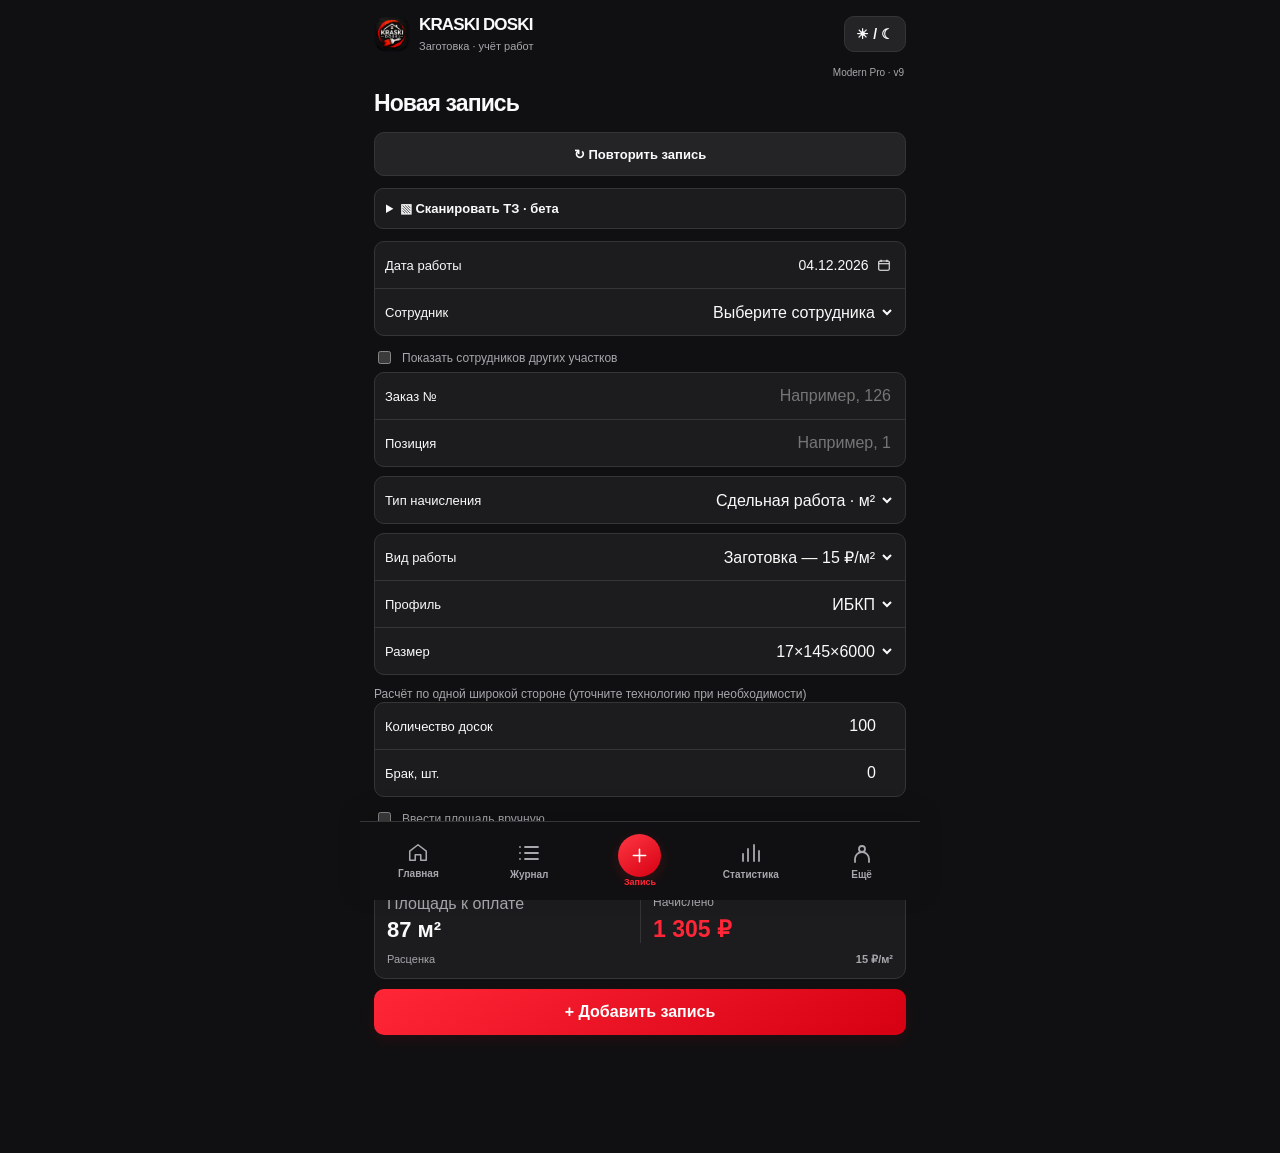
<file: zagotovka.html>
<!doctype html>
<html lang="ru"><head><meta charset="utf-8"><meta name="viewport" content="width=device-width, initial-scale=1, viewport-fit=cover"><meta name="theme-color" content="#111216"><title>KRASKI DOSKI — Заготовка</title>
<style>
:root{font-family:system-ui,-apple-system,"Segoe UI",Arial,sans-serif;color-scheme:dark;background:#111216;color:#f5f5f7;--bg:#111216;--surface:#1c1d23;--surface2:#292a31;--stroke:#34353d;--inputstroke:#484952;--text:#f5f5f7;--muted:#a6a8b1;--red:#d71920;--blue:#6baeff}
*{box-sizing:border-box}html{min-height:100%;background:var(--bg)}body{margin:0;min-height:100vh;background:var(--bg);color:var(--text)}body.light{color-scheme:light;--bg:#f4f5f7;--surface:#fff;--surface2:#f1f2f5;--stroke:#dfe1e6;--inputstroke:#d3d7de;--text:#202127;--muted:#646978;--blue:#2368b6}main{max-width:760px;margin:auto;padding:18px 12px 80px}.top,.line{display:flex;align-items:center;justify-content:space-between;gap:10px}.brand-header{background:var(--surface);border:1px solid var(--stroke);border-radius:18px;padding:12px;margin-bottom:13px;min-width:0}.brand-wrap{display:flex;align-items:center;gap:12px;min-width:0}.brand-icon{display:flex;flex:0 0 56px;width:56px;height:56px;border-radius:12px;background:#d71920;color:#fff;align-items:center;justify-content:center}.brand-icon svg{width:32px;height:32px;display:block}.brand-lines{display:flex;flex-direction:column;gap:3px;min-width:0}.brand-name{font-size:17px;font-weight:700;letter-spacing:0;line-height:1.3;color:var(--text);white-space:nowrap}.brand-subtitle{font-size:14px;line-height:1.3;color:var(--muted);white-space:nowrap}.theme-btn{flex:none}.card{background:var(--surface);border:1px solid var(--stroke);border-radius:18px;padding:17px;margin:13px 0}.tabs{display:flex;gap:7px;overflow-x:auto;padding:5px 0}.tabs button{flex:1;white-space:nowrap;background:var(--surface2);color:var(--text);min-height:41px}.tabs button.active{background:#d71920;color:#fff}h1{font-size:23px;margin:5px 0 12px}h2{font-size:18px;margin:0 0 13px}h3{font-size:15px;margin:8px 0}p{line-height:1.45}label{font-size:13px;color:var(--muted);display:block;margin:12px 0 5px}input,select,textarea,button{font:inherit}input,select,textarea{width:100%;min-width:0;border-radius:10px;border:1px solid var(--inputstroke);background:var(--surface2);color:var(--text);padding:11px 12px;min-height:44px}textarea{min-height:78px;resize:vertical}input:focus,select:focus,textarea:focus{outline:2px solid #628fce;outline-offset:1px}input[type=date]{font-variant-numeric:tabular-nums}input[type=checkbox]{width:auto;min-height:auto;accent-color:#d71920}button{border:0;border-radius:10px;padding:11px 14px;cursor:pointer;color:white;background:#d71920;font-weight:700}button.secondary{background:#343640;color:white}body.light button.secondary{background:#666c7b}button.ghost{background:transparent;color:var(--text);border:1px solid var(--stroke)}button.danger{background:#733139;color:#fff}button:disabled{opacity:.45;cursor:not-allowed}.smallbtn{font-size:12px;padding:7px 9px}.wide{width:100%}.grid{display:grid;grid-template-columns:minmax(0,1fr) minmax(0,1fr);gap:10px}.grid>*{min-width:0}.grid3{display:grid;grid-template-columns:repeat(3,minmax(0,1fr));gap:8px}.hide{display:none!important}.muted,small{color:var(--muted)}small{font-size:12px}.total{background:var(--surface2);border-radius:12px;padding:15px;margin:16px 0}.sum{font-size:27px;font-weight:800;font-variant-numeric:tabular-nums}.tag{font-size:12px;border-radius:999px;padding:4px 9px;background:var(--surface2);color:var(--muted);white-space:nowrap}.tag.blue{background:#153c66;color:#79b7ff}.record.blue{border-color:#3578cb}.record{border:1px solid var(--stroke);border-radius:12px;padding:13px;margin:9px 0}.record p{margin:10px 0}.record .line{flex-wrap:wrap}.warning{font-size:12px;color:#e9b973}.notice{background:#46351e;border:1px solid #83603e;padding:12px;border-radius:10px;color:#ffdf9e;font-size:13px;line-height:1.5}body.light .notice{background:#fff2d8;color:#795014;border-color:#e3b678}.error{background:#4a252a;color:#ffd7db}.check{display:flex;align-items:center;gap:8px;margin-top:12px}.check label{margin:0}.listrow{display:flex;align-items:center;gap:7px;margin:8px 0}.listrow input{flex:1}.listrow button{flex:none}.settingsrow{padding:12px 0;border-bottom:1px solid var(--stroke)}.settingsrow:last-child{border:0}.settingsrow .grid{align-items:center}.pill{padding:4px 8px;background:var(--surface2);color:var(--muted);border-radius:100px;font-size:12px}hr{border:0;border-top:1px solid var(--stroke);margin:18px 0}.divider-title{padding-top:13px;border-top:1px solid var(--stroke);margin-top:21px}.row-actions{display:flex;justify-content:flex-end;gap:7px;margin-top:11px}.scrollnote{font-size:12px;line-height:1.45;color:var(--muted)}.rowtight{display:flex;align-items:center;gap:9px}.rowtight>*{min-width:0}.twolines{display:flex;flex-direction:column;gap:4px}.status{font-size:12px;color:var(--muted);margin-top:8px}.statgrid{display:grid;grid-template-columns:1fr 1fr;gap:10px}.stat{background:var(--surface2);border-radius:10px;padding:12px}.stat strong{display:block;font-size:20px}.stat small{display:block;margin-bottom:6px}.hr-note{font-size:12px;line-height:1.45;color:var(--muted);margin-top:7px}.filterrow{margin-top:5px}.nowrap{white-space:nowrap}#save{min-height:50px}.side-label{color:var(--blue)}.muted-divider{height:1px;background:var(--stroke);margin:8px 0}@media(max-width:420px){.brand-header{padding:10px;gap:7px}.brand-wrap{gap:9px}.brand-icon{width:46px;height:46px;flex-basis:46px;border-radius:11px}.brand-icon svg{width:27px;height:27px}.brand-name{font-size:15px}.brand-subtitle{font-size:12px}.theme-btn{font-size:11px;padding:7px}.card{padding:13px}.grid{gap:8px}.sum{font-size:24px}.tabs button{font-size:12px;padding:10px 8px}}@media(max-width:350px){.brand-name{font-size:13px}.brand-subtitle{font-size:11px}.tabs button{font-size:11px;padding:8px 5px}}@media print{.tabs,.theme-btn,button{display:none!important}body{background:#fff;color:#000}.card{break-inside:avoid}main{padding:0}}

/* iOS Safari: date controls have a wide intrinsic minimum size.
   Give date rows their own full-width columns on narrow screens. */
.date-grid > * {min-width:0;}
.date-grid input[type="date"] {display:block;width:100%;max-width:100%;min-width:0;box-sizing:border-box;}
@media (max-width:600px) {
  .date-grid {grid-template-columns:minmax(0,1fr);}
  .date-grid input[type="date"] {font-size:16px;}
}

/* Фирменный логотип KRASKI DOSKI */
.brand-icon.brand-logo,.mark.logo-mark,.logo.logo-mark{background:transparent!important;padding:0!important;box-shadow:none!important;overflow:hidden!important;border-radius:12px!important;}
.brand-icon.brand-logo img,.mark.logo-mark img,.logo.logo-mark img{width:100%;height:100%;display:block;object-fit:cover;border-radius:inherit;}

/* KRASKI DOSKI · productivity tools */
.tabs{flex-wrap:wrap;overflow-x:visible}.tabs button{flex:1 1 28%;font-size:12px;padding:10px 8px}
.ux-commands{display:flex;flex-wrap:wrap;gap:8px;margin:8px 0 12px}.ux-commands button{flex:1 1 150px}
.ux-note{padding:12px;border-radius:12px;background:var(--surface2);color:var(--muted);font-size:13px;line-height:1.5;margin:10px 0}
.ux-plot{display:flex;align-items:center;gap:9px;margin:9px 0}.ux-plot>span{width:104px;flex-shrink:0;color:var(--muted);font-size:12px}.ux-plot>div{flex:1;height:12px;background:var(--surface2);border-radius:6px;overflow:hidden}.ux-plot b{display:block;height:100%;background:#d71920;border-radius:6px}.ux-plot>strong{width:76px;text-align:right;font-size:12px}
.ux-topline{display:flex;flex-wrap:wrap;gap:8px}.ux-topline>*{flex:1 1 140px}
.ux-order{border:1px solid var(--stroke);border-radius:12px;padding:12px;margin:10px 0}
.ux-order summary{cursor:pointer;font-weight:700;line-height:1.45}.ux-order small{display:block;margin:6px 0}.ux-order ul{padding-left:18px;color:var(--muted);font-size:13px;line-height:1.6}
.ux-warning{border-left:3px solid #edab4a;background:var(--surface2);padding:12px;margin:12px 0;border-radius:8px;font-size:13px;color:var(--text)}
@media(max-width:420px){.tabs button{flex-basis:30%;font-size:11px}.ux-plot>span{width:82px}.ux-plot>strong{width:66px}}
@media print{body{background:white!important;color:black!important}main{max-width:none!important;padding:0!important}main>*:not(#uxPrintSheet){display:none!important}#uxPrintSheet{display:block!important;color:#111!important;background:#fff!important}#uxPrintSheet table{width:100%;border-collapse:collapse;font-size:10pt}#uxPrintSheet th,#uxPrintSheet td{border:1px solid #888;padding:5px;text-align:left;vertical-align:top}#uxPrintSheet h1{font-size:20pt}#uxPrintSheet p{font-size:11pt}#uxPrintSheet tr{break-inside:avoid}}

/* iPhone Safari: keep native date fields within their parent card.
   Safari sometimes gives the calendar's internal control an extra intrinsic width. */
.date-grid{width:100%;min-width:0;max-width:100%;grid-template-columns:repeat(2,minmax(0,1fr))}
.date-grid>div{min-width:0;max-width:100%;overflow:hidden}
.date-grid input[type="date"]{
  display:block!important;
  box-sizing:border-box!important;
  inline-size:100%!important;
  min-inline-size:0!important;
  max-inline-size:100%!important;
  width:100%!important;
  min-width:0!important;
  max-width:100%!important;
  overflow:hidden;
}
@media(max-width:600px){
  .date-grid{grid-template-columns:minmax(0,1fr)!important}
  .date-grid input[type="date"]{font-size:16px!important}
}
/* Safari-only width reserve for the native calendar widget.
   Prevents its border from extending beyond the white card on iPhones. */
@supports (-webkit-touch-callout: none) {
  .date-grid input[type="date"]{
    inline-size:calc(100% - 14px)!important;
    width:calc(100% - 14px)!important;
    max-inline-size:calc(100% - 14px)!important;
    max-width:calc(100% - 14px)!important;
  }
}


/* Fixed visual date control: native picker is clipped inside a bounded overlay. */
.kd-date{position:relative;display:flex;align-items:center;justify-content:space-between;gap:8px;width:100%;max-width:100%;min-width:0;box-sizing:border-box;overflow:hidden;height:44px;border:1px solid var(--inputstroke);border-radius:10px;background:var(--surface2);color:var(--text);padding:0 12px;font-size:16px}
.kd-date-text{overflow:hidden;text-overflow:ellipsis;white-space:nowrap;min-width:0;pointer-events:none}.kd-date svg{flex:none;pointer-events:none}
.kd-date input[type=date]{position:absolute!important;inset:0!important;width:100%!important;height:100%!important;min-width:0!important;max-width:100%!important;inline-size:100%!important;max-inline-size:100%!important;margin:0!important;padding:0!important;border:0!important;opacity:0!important;z-index:2;box-sizing:border-box!important;cursor:pointer;-webkit-appearance:none;appearance:none}
.kd-date:focus-within{outline:2px solid #628fce;outline-offset:1px}.date-grid>*{min-width:0;max-width:100%}

/* Bounded native date/time overlays, including iOS Safari. */
.grid{grid-template-columns:repeat(2,minmax(0,1fr))}.grid>*{min-width:0;max-width:100%}
.kd-date{position:relative!important;display:flex!important;box-sizing:border-box!important;width:100%!important;max-width:100%!important;min-width:0!important;overflow:hidden!important;contain:layout paint!important;clip-path:inset(0 round 10px);height:44px!important;}
.kd-date input[type=date],.kd-date input[type=time]{position:absolute!important;inset:0!important;display:block!important;width:100%!important;max-width:100%!important;min-width:0!important;height:100%!important;max-height:100%!important;inline-size:100%!important;max-inline-size:100%!important;min-inline-size:0!important;margin:0!important;padding:0!important;border:0!important;opacity:0!important;z-index:2;box-sizing:border-box!important;-webkit-appearance:none!important;appearance:none!important;}
@media(max-width:600px){.grid.date-grid{grid-template-columns:minmax(0,1fr)!important}}
 .tz-panel{border:1px solid var(--stroke);border-radius:12px;padding:12px;margin:12px 0;min-width:0;overflow:hidden}.tz-panel summary{cursor:pointer;font-weight:700;color:var(--text);padding:8px 0}.tz-panel img{max-width:100%;height:auto;margin:8px 0}.tz-panel textarea,.tz-panel input,.tz-panel select{max-width:100%;min-width:0;box-sizing:border-box}.tz-row{border:1px solid var(--stroke);border-radius:10px;margin:10px 0;padding:10px;overflow:hidden}.tz-source{overflow-wrap:anywhere;font-size:12px}.tz-panel button{margin-top:8px}
/* Modern Pro — presentation layer only */
:root{font-family:-apple-system,BlinkMacSystemFont,"Segoe UI",sans-serif;--bg:#101114;--surface:#1a1c20;--surface2:#24262b;--stroke:#303238;--inputstroke:#383b42;--text:#f4f5f7;--muted:#a6a9b1;--red:#ef232c}body.light{--bg:#f2f3f6;--surface:#fff;--surface2:#f5f6f8;--stroke:#e1e3e8;--inputstroke:#dfe1e6;--text:#181a20;--muted:#606674}html{background:#101114}body.light{background:var(--bg)}main{padding:calc(12px + env(safe-area-inset-top)) 13px calc(128px + env(safe-area-inset-bottom));max-width:760px}.brand-header,.brand{border:0;border-radius:15px;padding:10px 12px;margin-bottom:10px;background:var(--surface)}.brand-icon,.mark{width:43px;height:43px;flex-basis:43px}.brand-name{font-size:15px;letter-spacing:-.02em}.brand-subtitle{font-size:12px;white-space:normal}.brand-wrap{gap:9px}.theme-btn{min-height:40px;padding:9px 11px}.card{border-radius:14px;padding:14px;margin:10px 0;min-width:0}.grid>*{min-width:0}h1{font-size:23px;letter-spacing:-.035em}h2{font-size:19px;letter-spacing:-.025em}h3{font-size:14px}label{font-size:12px;margin:10px 0 5px;font-weight:500}input:not([type=checkbox]),select,textarea{font-size:16px;border-radius:9px;min-height:44px;max-width:100%}button{border-radius:10px;font-size:14px;min-height:44px}button.smallbtn{min-height:36px;font-size:12px}button.secondary{background:var(--surface2);color:var(--text);border:1px solid var(--stroke)}#save{background:#e51b25;font-size:16px;min-height:48px}#uxRepeat{font-size:13px} .total,.stat{border-radius:12px;background:var(--surface2);border:1px solid var(--stroke)}.sum{color:var(--red);font-size:28px}.stat strong{font-size:19px;font-variant-numeric:tabular-nums;overflow-wrap:anywhere}.record{border-radius:11px;padding:12px;background:var(--surface);margin:8px 0}.ux-plot b{background:linear-gradient(90deg,#a60e19,#fa2933)!important}.tz-panel{border-radius:12px}.kd-date{height:44px!important;border-radius:9px!important}.kd-date input[type=date],.kd-date input[type=time]{min-height:0!important}.tabs.kd-bottom{position:fixed;z-index:50;bottom:0;left:50%;transform:translateX(-50%);width:100%;max-width:760px;display:grid!important;grid-template-columns:repeat(7,minmax(0,1fr))!important;gap:2px!important;overflow:visible;padding:7px 4px calc(8px + env(safe-area-inset-bottom));background:var(--surface);border-top:1px solid var(--stroke);box-shadow:0 -8px 26px #0002}.kd-bottom button,.kd-bottom a{display:flex!important;flex-direction:column;align-items:center;justify-content:center;gap:4px;min-width:0;min-height:53px;padding:5px 0!important;background:transparent!important;color:var(--muted)!important;font-size:9px!important;font-weight:600;text-decoration:none;line-height:1.15;white-space:nowrap;border:0}.kd-bottom button.active{color:var(--red)!important;background:transparent!important}.kd-bottom button[data-tab=entry] svg{background:var(--red);color:white;border-radius:50%;padding:5px;width:29px;height:29px}.kd-bottom svg{flex-shrink:0}.kd-today{display:grid;grid-template-columns:1fr 1fr;gap:8px;margin:10px 0}.kd-today>div{background:var(--surface);border:1px solid var(--stroke);border-radius:13px;padding:12px;min-width:0}.kd-today small{display:block;font-size:11px;color:var(--muted)}.kd-today strong{display:block;font-size:20px;margin-top:5px;font-variant-numeric:tabular-nums;overflow-wrap:anywhere}.kd-today>div:first-child strong{color:var(--red)}.kd-home-link{color:var(--muted);text-decoration:none;font-size:13px}.kd-version{font-size:10px;color:var(--muted);text-align:right}.kd-bottom button:focus-visible,.kd-bottom a:focus-visible{outline:2px solid var(--red)}@media(max-width:360px){.kd-bottom button,.kd-bottom a{font-size:8px!important}.brand-name{font-size:13px}}@media print{.kd-bottom,.kd-today,.kd-home-link,.kd-version{display:none!important}main{padding:0}}

/* v10 concept layout */
:root{--bg:#101012;--surface:#1c1c1e;--surface2:#242426;--stroke:#353537;--inputstroke:#39393c;--red:#ff2637;--text:#fafafa;--muted:#a7a7ad}body.light{--bg:#f5f5f7;--surface:#fff;--surface2:#f1f1f4;--stroke:#e2e2e5;--inputstroke:#dedee2;--text:#171719;--muted:#68686e}main{max-width:560px;padding:calc(10px + env(safe-area-inset-top)) 14px calc(102px + env(safe-area-inset-bottom))}.brand-header{background:none;border:0;padding:4px 0;margin:0 0 10px}.brand-icon{width:36px;height:36px;flex-basis:36px}.brand-name{font-size:17px;font-weight:800;letter-spacing:-.05em}.brand-subtitle{font-size:11px}.theme-btn{min-height:36px}.kd-today{display:none}.card{background:transparent;border:0;padding:0;margin:0 0 16px;box-shadow:none}h1,h2{font-size:23px;margin:12px 0 15px;letter-spacing:-.04em}h3{font-size:15px;margin:18px 0 10px}.tabs.kd-bottom{grid-template-columns:repeat(5,minmax(0,1fr))!important;max-width:560px;background:var(--bg);padding:7px 4px calc(8px + env(safe-area-inset-bottom));border-top:1px solid var(--stroke)}.kd-bottom button,.kd-bottom a{font-size:10px!important;min-height:56px}.kd-bottom button[data-tab=entry] svg{width:43px;height:43px;padding:11px;background:linear-gradient(145deg,#ff3743,#d60012);box-shadow:0 4px 14px #d7192033}.kd-bottom button[data-tab=entry]{gap:0}.kd-bottom button[data-tab=entry] span{font-size:9px}.kd-bottom button[data-tab=report],.kd-bottom button[data-tab=orders]{display:none!important}.kd-bottom button.active{color:var(--red)!important}.extra-nav{display:grid;grid-template-columns:1fr 1fr;gap:8px;margin:12px 0}.extra-nav button{border:1px solid var(--stroke)}.v10-group{background:var(--surface);border:1px solid var(--stroke);border-radius:10px;overflow:hidden;margin:0 0 9px}.v10-field{display:grid;grid-template-columns:minmax(0, .85fr) minmax(0,1.15fr);align-items:center;gap:8px;padding:4px 10px;min-height:43px;border-bottom:1px solid var(--stroke);min-width:0}.v10-field:last-child{border-bottom:0}.v10-field label{font-size:13px;margin:0;color:var(--text);font-weight:500;line-height:1.2}.v10-field input:not([type=checkbox]),.v10-field select,.v10-field textarea{border:0;background:transparent;min-height:38px;height:auto;margin:0;padding:6px 4px;font-size:16px;text-align:right;min-width:0;width:100%;max-width:100%;box-shadow:none}.v10-field select{text-align-last:right}.v10-field .kd-date{border:0!important;background:transparent!important;padding:0 4px!important;height:38px!important;min-width:0;max-width:100%;justify-content:flex-end}.v10-field .kd-date-text{font-size:14px}.v10-field .kd-date input{position:absolute!important;opacity:0!important;inset:0!important;min-height:0!important;height:100%!important;padding:0!important;width:100%!important;max-width:100%!important}.v10-field .kd-date svg{width:14px;height:14px}.v10-field input[type=time]{appearance:none;-webkit-appearance:none;min-width:0;max-width:100%;overflow:hidden}.v10-group .hr-note{padding:6px 10px;font-size:11px}.v10-group small{display:block;padding:3px 10px;font-size:11px}.v10-group .check{margin:0;padding:8px 10px;font-size:12px}.v10-group .check input{width:17px;height:17px}.v10-tools{display:grid;grid-template-columns:1fr 1fr;gap:8px;margin:9px 0}.v10-tools .ux-commands{margin:0}.v10-tools button{width:100%;font-size:12px!important;min-height:36px}.tz-panel{margin:0 0 10px;padding:8px 11px;background:var(--surface);border-radius:9px}.tz-panel summary{font-size:13px;padding:4px 0}.v10-tools+.status:empty{display:none}#entry .total{display:grid;grid-template-columns:1fr 1fr;gap:0;padding:12px;margin:10px 0;background:var(--surface);border-radius:11px}#entry .total .line{display:flex;flex-direction:column;align-items:flex-start;gap:4px}#entry .total .line:nth-child(2){order:3;grid-column:1/-1;flex-direction:row;justify-content:space-between;font-size:11px;margin-top:10px;color:var(--muted)}#entry .total hr{display:none}#entry .total .line:last-child{border-left:1px solid var(--stroke);padding-left:12px}#entry .total .sum{font-size:23px;font-weight:800}#entry .total .line:first-child strong{font-size:22px}#entry .total .line:last-child>strong{font-size:12px;color:var(--muted);font-weight:500}#save{background:linear-gradient(145deg,#ff2637,#d50012);border:0;min-height:46px;border-radius:10px;box-shadow:0 5px 15px #c0002020}.v10-day{font-size:12px;color:var(--muted);background:var(--surface2);border-radius:6px;padding:7px 10px;margin:14px 0 6px;display:flex;justify-content:space-between}.record{background:var(--surface);border:1px solid var(--stroke);padding:10px 12px;margin:5px 0;border-radius:10px}.record p{font-size:12px;margin:5px 0}.record small{font-size:11px}.record .line strong{font-size:14px}.record .line:nth-last-child(2)>strong{color:var(--red)}.record .row-actions{margin-top:5px}.record .row-actions button{min-height:30px;font-size:11px}.statgrid{gap:8px}.stat{background:var(--surface);padding:13px;border-radius:11px}.stat strong{font-size:23px}.stat small{font-size:12px}.v10-chart{background:var(--surface);border:1px solid var(--stroke);border-radius:11px;padding:12px;margin:10px 0}.v10-chart svg{width:100%;height:auto;display:block;overflow:visible}.v10-chart h3{margin:0 0 10px}.v10-ring-layout{display:flex;align-items:center;gap:15px}.v10-ring{width:116px;aspect-ratio:1;flex:none;border-radius:50%;display:grid;place-items:center}.v10-ring>div{width:74%;height:74%;border-radius:50%;background:var(--surface);display:grid;place-content:center;text-align:center;font-size:15px;font-weight:700}.v10-ring small{font-size:10px;color:var(--muted)}.v10-legend{min-width:0;flex:1;font-size:11px}.v10-legend div{display:flex;align-items:center;gap:5px;margin:6px 0}.v10-legend i{width:8px;height:8px;flex:none;border-radius:2px}.v10-legend b{margin-left:auto;white-space:nowrap}.grid>*{min-width:0}.kd-date{max-width:100%!important;overflow:hidden!important}@media print{.extra-nav,.v10-tools{display:none!important}}
</style></head>
<body><main>
<header class="top brand-header"><div class="brand-wrap"><span aria-label="KRASKI DOSKI" class="brand-icon brand-logo" role="img"><img alt="KRASKI DOSKI" src="./logo-kraski-doski.png"/></span><div class="brand-lines"><strong class="brand-name">KRASKI DOSKI</strong><small class="brand-subtitle">Заготовка · учёт работ</small></div></div><button aria-label="Сменить тему" class="secondary theme-btn" id="themeBtn">☀ / ☾</button></header><div class="kd-today" id="kdToday"><div><small>Начислено сегодня · участок</small><strong id="kdPay">—</strong></div><div><small>Выработка сегодня · участок</small><strong id="kdArea">—</strong></div></div>
<nav aria-label="Разделы" class="tabs kd-bottom"><a href="./index.html?v=10"><svg aria-hidden="true" fill="none" height="22" stroke="currentColor" stroke-linecap="round" stroke-linejoin="round" stroke-width="1.7" viewbox="0 0 24 24" width="22"><path d="m3 10 9-7 9 7v10h-6v-6H9v6H3z"></path></svg><span>Главная</span></a><button data-tab="journal"><svg aria-hidden="true" fill="none" height="24" stroke="currentColor" stroke-linecap="round" stroke-linejoin="round" stroke-width="1.8" viewbox="0 0 24 24" width="24"><path d="M8 6h13M8 12h13M8 18h13M3 6h.01M3 12h.01M3 18h.01"></path></svg><span>Журнал</span></button><button class="active" data-tab="entry"><svg aria-hidden="true" fill="none" height="24" stroke="currentColor" stroke-linecap="round" stroke-linejoin="round" stroke-width="1.8" viewbox="0 0 24 24" width="24"><path d="M12 5v14M5 12h14"></path></svg><span>Запись</span></button><button data-tab="stats"><svg aria-hidden="true" fill="none" height="24" stroke="currentColor" stroke-linecap="round" stroke-linejoin="round" stroke-width="1.8" viewbox="0 0 24 24" width="24"><path d="M4 20v-7m5 7V8m6 12V4m5 16V10"></path></svg><span>Статистика</span></button><button data-tab="settings"><svg aria-hidden="true" fill="none" height="24" stroke="currentColor" stroke-linecap="round" stroke-linejoin="round" stroke-width="1.8" viewbox="0 0 24 24" width="24"><circle cx="12" cy="8" r="3"></circle><path d="M5 21v-3a7 7 0 0 1 14 0v3"></path></svg><span>Ещё</span></button><button data-tab="report"><svg aria-hidden="true" fill="none" height="22" stroke="currentColor" stroke-linecap="round" stroke-linejoin="round" stroke-width="1.7" viewbox="0 0 24 24" width="22"><path d="M6 3h9l4 4v14H6zM9 12h7M9 16h7"></path></svg><span>Отчёты</span></button><button data-tab="orders"><svg aria-hidden="true" fill="none" height="22" stroke="currentColor" stroke-linecap="round" stroke-linejoin="round" stroke-width="1.7" viewbox="0 0 24 24" width="22"><path d="M3 7h18v14H3zM3 7l3-4h12l3 4M9 12h6"></path></svg><span>Заказы</span></button></nav><div style="text-align:right;font-size:10px;color:var(--muted);margin:4px 2px 0">Modern Pro · v9</div>
<section class="hide" id="orders"><div class="card"><h2>История заказов</h2><p class="muted">Работы по номеру заказа из всех четырёх участков, сохранённые на этом устройстве в этом браузере.</p><label for="uxOrderSearch">Поиск заказа или позиции</label><input id="uxOrderSearch" placeholder="Например, 126" type="search"/><div id="uxOrderResults"></div></div></section>
<section class="hide" id="stats"><div class="card"><h2>Производственная статистика</h2><p class="muted">Данные текущего устройства. При отсутствии общей базы статистика с других телефонов сюда не попадёт.</p><div class="ux-topline"><div><label for="uxStatsPeriod">Период</label><select id="uxStatsPeriod"><option value="7">Последние 7 дней</option><option value="30">Последние 30 дней</option><option value="all">Всё время</option></select></div><div><label for="uxStatsDept">Подразделение</label><select id="uxStatsDept"><option value="all">Весь цех (это устройство)</option><option value="remont">Ремонт</option><option value="zagotovka">Заготовка</option><option value="sortirovka">Сборка-сортировка</option><option value="stanok">Станок</option></select></div></div><div id="uxStatsView"></div></div></section>
<section aria-hidden="true" class="hide" id="uxPrintSheet"></section>
<div class="notice hide" id="storageWarning" role="alert"></div>
<section id="entry"><div class="card"><h1 id="entryTitle">Новая запись</h1><div class="ux-commands"><button class="secondary" id="uxRepeat" type="button">↻ Повторить запись</button></div><details class="tz-panel" id="tzPanel"><summary>▧ Сканировать ТЗ · бета</summary><p class="muted">Снимите один лист крупно, без изгибов. Распознавание локальное; для загрузки OCR нужен интернет. Данные по ТЗ не равны фактической выработке.</p><label for="tzPhoto">Фото ТЗ</label><input accept="image/*" id="tzPhoto" type="file"/><img alt="Фото ТЗ" hidden="" id="tzPreview"/><button class="wide secondary" id="tzRun" type="button">Распознать</button><p class="muted" id="tzStatus" role="status"></p><details><summary>Распознанный текст / ручная правка</summary><textarea id="tzText" placeholder="Текст ТЗ" rows="6"></textarea><button class="wide secondary" id="tzParse" type="button">Разобрать текст</button></details><label for="tzOrder">Заказ № (проверьте)</label><input id="tzOrder" placeholder="584,007"/><label for="tzMode">Режим импорта</label><select id="tzMode"><option value="partial">По рукописному заданию</option><option value="full">Полное ТЗ</option><option value="manual">Выборочно</option></select><div id="tzHandBox"><label for="tzHand">Рукописное задание (проверьте по фото)</label><textarea id="tzHand" placeholder="П3 — 150 (300); П2 — 4 шт." rows="2"></textarea><button class="wide secondary" id="tzApply" type="button">Применить рукописное задание</button></div><p class="muted" id="tzModeInfo"></p><div id="tzRows"></div><button class="wide" id="tzBatch" style="margin-top:10px" type="button">Проверить и сохранить выбранные позиции</button><button class="wide secondary" id="tzAdd" type="button">+ Добавить строку вручную</button><p class="muted">Для массового сохранения сначала выберите сотрудника, дату и вид работы в основной форме. Проверьте фактическое количество и брак каждой строки. Для сортировки с дополнительными полями используйте перенос по одной позиции.</p></details><p aria-live="polite" class="status" id="uxEntryInfo"></p><div class="v10-group"><div class="v10-field"><label for="date">Дата работы</label><div class="kd-date"><span aria-hidden="true" class="kd-date-text">Выберите дату</span><svg aria-hidden="true" fill="none" height="18" stroke="currentColor" stroke-width="1.8" viewbox="0 0 24 24" width="18"><rect height="16" rx="2" width="18" x="3" y="5"></rect><path d="M7 3v4m10-4v4M3 10h18"></path></svg><input id="date" type="date"/></div></div><div class="v10-field"><label for="worker">Сотрудник</label><select id="worker"></select></div></div><label class="check"><input id="showAllWorkers" type="checkbox"/> Показать сотрудников других участков</label><div class="v10-group"><div class="v10-field"><label for="order">Заказ №</label><input id="order" list="orderHints" placeholder="Например, 126"/><datalist id="orderHints"></datalist></div><div class="v10-field"><label for="position">Позиция</label><input id="position" list="positionHints" placeholder="Например, 1"/><datalist id="positionHints"></datalist></div></div><div class="v10-group"><div class="v10-field"><label for="mode">Тип начисления</label><select id="mode"><option value="piece">Сдельная работа · м²</option><option value="hour">Почасовая работа · часы</option></select></div></div><div id="pieceFields"><div class="v10-group"><div class="v10-field"><label for="operation">Вид работы</label><select id="operation"></select></div><div class="v10-field"><label for="profile">Профиль</label><select id="profile"></select></div><div class="v10-field"><label for="size">Размер</label><select id="size"></select></div></div><small id="sidesNote"></small><div class="v10-group"><div class="v10-field"><label for="qty">Количество досок</label><input id="qty" inputmode="numeric" min="1" step="1" type="number" value="100"/></div><div class="v10-field" id="badWrap"><label for="bad">Брак, шт.</label><input id="bad" inputmode="numeric" min="0" step="1" type="number" value="0"/></div></div><label class="check"><input id="manual" type="checkbox"/> Ввести площадь вручную</label><div class="hide" id="manualWrap"><div class="v10-group"><div class="v10-field"><label for="manualArea">Площадь к оплате, м²</label><input id="manualArea" inputmode="decimal" min="0" step="0.001" type="number"/></div></div></div><p class="hr-note" id="formulaNote"></p></div><div class="hide" id="hourFields"><div class="v10-group"><div class="v10-field"><label for="hours">Отработано часов</label><input id="hours" inputmode="decimal" min="0" step="0.25" type="number" value="1"/></div><div class="v10-field"><label for="description">Описание работы</label><textarea id="description" placeholder="Что было сделано"></textarea></div></div></div><div class="total"><div class="line"><span class="muted" id="volumeLabel">Площадь к оплате</span><strong id="volume">0 м²</strong></div><div class="line"><span class="muted">Расценка</span><strong id="rate">0 ₽</strong></div><hr/><div class="line"><strong>Начислено</strong><span class="sum" id="pay">0 ₽</span></div></div><div class="hr-note hide" id="editRateNote">При редактировании сохранённой записи используется её прежняя ставка, если операция не изменена.</div><button class="wide" id="save">+ Добавить запись</button><button class="wide ghost hide" id="cancelEdit" style="margin-top:8px">Отменить редактирование</button><div class="status" id="saveStatus"></div></div></section>
<section class="hide" id="journal"><div class="card"><h2>Журнал работ</h2><div class="rowtight" id="periodPresets" style="flex-wrap:wrap"><button class="smallbtn secondary" data-range="day">Сегодня</button><button class="smallbtn secondary" data-range="week">Неделя</button><button class="smallbtn secondary" data-range="month">Месяц</button><button class="smallbtn ghost" data-range="all">Все</button></div><div class="grid date-grid"><div><label for="filterFrom">С даты</label><div class="kd-date"><span aria-hidden="true" class="kd-date-text">Выберите дату</span><svg aria-hidden="true" fill="none" height="18" stroke="currentColor" stroke-width="1.8" viewbox="0 0 24 24" width="18"><rect height="16" rx="2" width="18" x="3" y="5"></rect><path d="M7 3v4m10-4v4M3 10h18"></path></svg><input id="filterFrom" type="date"/></div></div><div><label for="filterTo">По дату</label><div class="kd-date"><span aria-hidden="true" class="kd-date-text">Выберите дату</span><svg aria-hidden="true" fill="none" height="18" stroke="currentColor" stroke-width="1.8" viewbox="0 0 24 24" width="18"><rect height="16" rx="2" width="18" x="3" y="5"></rect><path d="M7 3v4m10-4v4M3 10h18"></path></svg><input id="filterTo" type="date"/></div></div></div><label for="filterWorker">Сотрудник</label><select id="filterWorker"></select><label for="filterSearch">Поиск по заказу, профилю, операции</label><input id="filterSearch" placeholder="Поиск…"/><div id="records"></div><div class="total" id="journalTotals"></div></div></section>
<section class="hide" id="report"><div class="card"><h2>Отчёты</h2><label for="reportScope">Охват отчёта</label><select id="reportScope"><option value="dept">Заготовка</option><option value="all">Все четыре подразделения</option></select><p class="muted">Даты и сотрудник берутся из фильтров журнала.</p><div id="reportContent"></div><div class="ux-commands"><button class="secondary" id="uxPrintReport" type="button">▤ Печатный отчёт / PDF</button></div><p class="hr-note">Печать учитывает выбранные даты и сотрудника в фильтрах журнала, а также охват отчёта.</p><button class="wide" id="csv">Экспорт отчёта в CSV</button><p class="hr-note">Общий отчёт объединяет записи четырёх приложений только в пределах одного браузера и сайта.</p></div></section>
<section class="hide" id="settings"><div class="card"><div class="extra-nav"><button class="secondary" onclick="document.querySelector('[data-tab=report]').click()" type="button">Отчёты</button><button class="secondary" onclick="document.querySelector('[data-tab=orders]').click()" type="button">Заказы</button></div><h2>Сотрудники</h2><p class="hr-note">Общий справочник для всех участков при работе на одном сайте. Отключение сотрудника не удаляет историю.</p><div id="workersList"></div><div class="grid"><div><label for="newWorker">Новый сотрудник</label><input id="newWorker" placeholder="Фамилия и имя"/></div><div><label for="newWorkerHome">Основной участок</label><select id="newWorkerHome"></select></div></div><button class="wide" id="addWorker" style="margin-top:10px">+ Добавить сотрудника</button><h2 class="divider-title">Профили и размеры</h2><p class="hr-note">Изменения доступны всем четырём приложениям на этом сайте. Старые записи не пересчитываются.</p><label for="settingsProfile">Профиль</label><select id="settingsProfile"></select><div class="grid"><div><label for="renameProfile">Название профиля</label><input id="renameProfile"/></div><div style="align-self:end"><button class="wide secondary" id="saveProfileName">Переименовать</button></div></div><div id="sizesList"></div><label>Добавить размер, мм</label><div class="grid3"><div><input aria-label="Толщина в мм" id="newThick" min="1" placeholder="Толщ. 20" type="number"/></div><div><input aria-label="Ширина в мм" id="newWidth" min="1" placeholder="Шир. 145" type="number"/></div><div><input aria-label="Длина в мм" id="newLength" min="1" placeholder="Дл. 6000" type="number"/></div></div><label class="check"><input id="newFour" type="checkbox"/> Четыре стороны (вариант размера)</label><button class="wide" id="addSize" style="margin-top:11px">+ Добавить размер</button><div class="grid"><div><label for="newProfile">Новый профиль</label><input id="newProfile" placeholder="Название профиля"/></div><div style="align-self:end"><button class="wide secondary" id="addProfile">+ Профиль</button></div></div><button class="danger smallbtn" id="deleteProfile" style="margin-top:12px">Удалить профиль из справочника</button><h2 class="divider-title">Заказы и позиции</h2><p class="hr-note">Список подсказок для ввода. Новые значения также добавляются при сохранении записи.</p><h3>Номера заказов</h3><div id="ordersList"></div><div class="rowtight"><input aria-label="Номер заказа" id="newOrderHint" placeholder="Новый заказ"/><button class="secondary smallbtn" id="addOrderHint">+ Добавить</button></div><h3>Позиции</h3><div id="positionsList"></div><div class="rowtight"><input aria-label="Позиция" id="newPositionHint" placeholder="Новая позиция"/><button class="secondary smallbtn" id="addPositionHint">+ Добавить</button></div><h2 class="divider-title">Виды работ и расценки</h2><div id="ratesList"></div><div class="grid"><div><label for="newOp">Новая операция</label><input id="newOp" placeholder="Название"/></div><div><label for="newRate">Ставка, ₽/м²</label><input id="newRate" min="0" placeholder="0" step="0.01" type="number"/></div></div><button class="wide secondary" id="addOp" style="margin-top:10px">+ Добавить операцию</button><label for="hourRate">Почасовая ставка, ₽/час</label><input id="hourRate" min="0" step="0.01" type="number"/><h2 class="divider-title">Сохранение и перенос данных</h2><p class="notice">Данные хранятся в браузере этого устройства, без сервера. Перед очисткой браузера или сменой телефона скачайте резервную копию.</p><div class="ux-note" id="uxBackupNotice" role="status"></div><p class="hr-note">Резервная копия — это файл JSON, который нужно сохранить вне браузера. Напоминание не является автоматическим облачным сохранением.</p><button class="wide secondary" id="backup">Скачать копию этого участка</button><button class="wide secondary" id="backupAll" style="margin-top:8px">Скачать копию всех четырёх участков</button><label for="restore">Восстановить данные из JSON</label><input accept=".json,application/json" id="restore" type="file"/><div class="hide" id="legacyBox"><h2 class="divider-title">Старая версия приложения</h2><p class="notice" id="legacyInfo"></p><button class="wide secondary" id="legacyImport">Импортировать старые записи</button></div></div></section>
</main><script>(function(){const desc=Object.getOwnPropertyDescriptor(HTMLInputElement.prototype,'value');document.querySelectorAll('.kd-date input').forEach(function(el){const txt=el.parentNode.querySelector('.kd-date-text');function sync(){const v=desc.get.call(el);txt.textContent=el.type==='time'?(v||'Выберите время'):(v?v.split('-').reverse().join('.'):'Выберите дату');}Object.defineProperty(el,'value',{configurable:true,get:function(){return desc.get.call(this)},set:function(v){desc.set.call(this,v);sync()}});el.addEventListener('input',sync);el.addEventListener('change',sync);sync();});})();</script><script>
/* CONFIG */ const APP={"id": "zagotovka", "title": "Заготовка", "key": "kraski_doski_zagotovka_v2", "withBad": true, "operations": [{"name": "Заготовка", "rate": 15}]};
/* APPLICATION LOGIC */
(()=>{'use strict';
const $=id=>document.getElementById(id), KEY=APP.key, SHARED_KEY='kraski_doski_catalog_v2';
const DEPTS=[{id:'remont',name:'Ремонт'},{id:'zagotovka',name:'Заготовка'},{id:'sortirovka',name:'Сборка-сортировка'},{id:'stanok',name:'Станок'}];
const APP_KEYS={remont:'kraski_doski_remont_v2',zagotovka:'kraski_doski_zagotovka_v2',sortirovka:'kraski_doski_sortirovka_v2',stanok:'kraski_doski_stanok_v1'};
const sizeSet=['20×95×6000','20×120×6000','20×145×6000','45×95×6000','45×145×6000','45×195×6000'];
const PROFILES={
  'ИБКП':['17×145×6000','17×145×5700','17×145×5400','20×145×6000','20×145×5700','20×145×5400','20×170×6000','20×170×5700','20×170×5400','23×196×6000'],
  'UYW':['20×145×6000','20×145×5700','20×145×5400','20×170×6000','20×170×5700','20×170×5400'],
  'UYS':['20×145×6000','20×145×5700','20×145×5400','20×170×6000','20×170×5700','20×170×5400'],
  'UTV':['20×170×6000'],'UTS':['20×170×6000'],
  'KM4R':sizeSet.flatMap(s=>[s,s+' - 4 стороны']),
  'KM2R':['20×95×6000','20×120×6000','20×145×6000'],
  'Вагонка':['15×121×6000'],'Планкен':['20×145×6000']
};
const clone=x=>JSON.parse(JSON.stringify(x)), now=()=>{const d=new Date();return new Date(d.getTime()-d.getTimezoneOffset()*60000).toISOString().slice(0,10)};
const fmt=(x,d=3)=>Number(x||0).toLocaleString('ru-RU',{maximumFractionDigits:d});
const money=x=>fmt(x,2)+' ₽';
const esc=x=>String(x??'').replace(/[&<>"']/g,c=>({'&':'&amp;','<':'&lt;','>':'&gt;','"':'&quot;',"'":'&#39;'}[c]));
const opt=(value,label=value)=>`<option value="${esc(value)}">${esc(label)}</option>`;
const uid=()=>typeof crypto!=='undefined'&&crypto.randomUUID?crypto.randomUUID():('r'+Date.now().toString(36)+Math.random().toString(36).slice(2));
let storageOK=true;
function read(k,fallback){try{const raw=localStorage.getItem(k);return raw===null?clone(fallback):JSON.parse(raw)}catch{return clone(fallback)}}
function write(k,data){try{localStorage.setItem(k,JSON.stringify(data));return true}catch(err){storageOK=false;$('storageWarning').classList.remove('hide');$('storageWarning').textContent='⚠️ Не удалось сохранить изменения в браузере: '+err.message+'. Скачайте резервную копию и проверьте настройки браузера.';return false}}
function readOther(key){try{const raw=localStorage.getItem(key);return raw?JSON.parse(raw):null}catch{return null}}
const defaultLocal={records:[],operations:clone(APP.operations),hourRate:350,theme:'dark',lastWorkerId:'',lastMode:'piece',schema:2};
let data=read(KEY,defaultLocal);
if(!data||!Array.isArray(data.records))data=clone(defaultLocal);
if(!Array.isArray(data.operations)||!data.operations.length)data.operations=clone(APP.operations);
if(!Number.isFinite(+data.hourRate)||data.hourRate<0)data.hourRate=350;
if(typeof data.theme!=='string')data.theme='dark';
function createCatalog(){
 const c={workers:[],profiles:clone(PROFILES),orders:[],positions:[],schema:2};
 // Respect already configured sizes and workers from the original Stanok version.
 const old=readOther(APP_KEYS.stanok);
 if(old&&old.profiles&&typeof old.profiles==='object'&&!Array.isArray(old.profiles)){
   for(const [name,sizes] of Object.entries(old.profiles))if(Array.isArray(sizes))c.profiles[name]=sizes.slice();
 }
 if(old&&Array.isArray(old.workers))for(const name of old.workers)if(typeof name==='string'&&name.trim())c.workers.push({id:uid(),name:name.trim(),home:'stanok',active:true});
 return c;
}
let catalog=read(SHARED_KEY,null);
if(!catalog||!Array.isArray(catalog.workers)||!catalog.profiles||Array.isArray(catalog.profiles))catalog=createCatalog();
for(const [name,sizes] of Object.entries(PROFILES))if(!Object.prototype.hasOwnProperty.call(catalog.profiles,name))catalog.profiles[name]=sizes.slice();
if(!Array.isArray(catalog.orders))catalog.orders=[];if(!Array.isArray(catalog.positions))catalog.positions=[];
const addWorkerSilently=(name,home)=>{name=String(name||'').trim();if(!name)return '';let w=catalog.workers.find(x=>x.name.localeCompare(name,'ru',{sensitivity:'base'})===0);if(w)return w.id;const id=uid();catalog.workers.push({id,name,home,active:true});return id};
// Include workers previously entered in the original Stanok, even when the catalog already exists.
if(APP.id==='stanok'&&Array.isArray(data.workers))for(const name of data.workers)addWorkerSilently(name,'stanok');
for(const r of data.records){if(!r||typeof r!=='object')continue;
 if(!r.workerId&&r.worker){r.workerId=addWorkerSilently(r.worker,APP.id)}
 if(!r.department)r.department=APP.id;
 if(r.mode!=='hour')r.mode='piece';
 if(r.qty==null)r.qty=0;if(r.area==null)r.area=0;if(r.hours==null)r.hours=0;
}
write(SHARED_KEY,catalog);write(KEY,data);
let editing=null, activeTab='entry';
function showStatus(text){$('saveStatus').textContent=text}
function persistLocal(){const ok=write(KEY,data);showStatus(ok?'● Сохранено в браузере':'⚠ Ошибка сохранения');return ok}
function persistShared(){const ok=write(SHARED_KEY,catalog);if(ok){renderWorkers();renderProfiles();renderSettingsWorkers();renderHints()}return ok}
function workerName(record){let current=catalog.workers.find(w=>w.id===record.workerId);return current?current.name:(record.worker||'Без сотрудника')}
function workerAllowed(worker){return worker.active!==false&&(worker.home===APP.id||worker.home===''||$('showAllWorkers').checked)}
function renderWorkers(){
 const prev=$('worker').value||data.lastWorkerId;
 const filtered=catalog.workers.filter(workerAllowed);
 $('worker').innerHTML=opt('','Выберите сотрудника')+filtered.map(w=>opt(w.id,w.name+(w.home&&w.home!==APP.id?' · '+(DEPTS.find(d=>d.id===w.home)?.name||w.home):''))).join('');
 const ids=filtered.map(w=>w.id);
 $('worker').value=ids.includes(prev)?prev:(ids.length===1?ids[0]:'');
 if(!$('worker').value&&ids.length>0&&ids.includes(data.lastWorkerId))$('worker').value=data.lastWorkerId;
 const old=$('filterWorker').value;
 const allNames=new Map();
 for(const w of catalog.workers)allNames.set(w.id,w.name);
 for(const app of Object.keys(APP_KEYS))for(const r of getRecords(app))if(r.workerId&&!allNames.has(r.workerId))allNames.set(r.workerId,r.worker||'Бывший сотрудник');
 $('filterWorker').innerHTML=opt('','Все сотрудники')+[...allNames.entries()].map(([id,name])=>opt(id,name)).join('');
 if([...allNames.keys()].includes(old))$('filterWorker').value=old;
 }
function renderProfiles(){
 const p=$('profile').value||data.lastProfile, sp=$('settingsProfile').value;
 const keys=Object.keys(catalog.profiles);
 $('profile').innerHTML=keys.map(x=>opt(x)).join('');
 $('settingsProfile').innerHTML=keys.map(x=>opt(x)).join('');
 $('profile').value=keys.includes(p)?p:(keys[0]||'');
 $('settingsProfile').value=keys.includes(sp)?sp:(keys[0]||'');
 renderSizes();renderSettingsSizes();
 }
function renderSizes(keep){
 const current=keep||$('size').value, arr=catalog.profiles[$('profile').value]||[];
 $('size').innerHTML=arr.map(s=>opt(s)).join('');
 $('size').value=arr.includes(current)?current:(arr[0]||'');
 renderSidesNote();calc();
 }
function renderSidesNote(){let p=$('profile').value,s=$('size').value;
 $('sidesNote').textContent=p==='KM4R'?(s.includes('4 стороны')?'KM4R · расчёт по 4 сторонам':'KM4R · расчёт по 3 сторонам'):p==='KM2R'?'KM2R · расчёт по 3 сторонам':'Расчёт по одной широкой стороне (уточните технологию при необходимости)';
 }
function renderOps(){const old=$('operation').value,ops=data.operations;
 $('operation').innerHTML=ops.map((x,i)=>opt(i,`${x.name} — ${fmt(x.rate,2)} ₽/м²`)).join('');
 if(old!==''&&Number.isInteger(+old)&&ops[+old])$('operation').value=old;
 if(editing){let rec=data.records.find(r=>r.id===editing);if(rec){let i=ops.findIndex(x=>x.name===rec.operation);if(i>=0)$('operation').value=String(i)}}
 calc();
 }
function countArea(profile,size,qty){
 const m=String(size).match(/^(\d+)×(\d+)×(\d+)/);if(!m)return 0;
 const [t,w,l]=m.slice(1).map(Number);
 let width=size.includes('4 стороны')?2*(w+t):profile==='KM2R'||profile==='KM4R'?w+2*t:w;
 return width*l*qty/1e6;
 }
function getRate(mode,opName,current){
 if(editing){const old=data.records.find(r=>r.id===editing);if(old&&!old.needsReview&&old.mode===mode&&old.operation===opName&&Number.isFinite(+old.rate))return Number(old.rate)}
 return Number(current)||0;
 }
function compute(){const hourly=$('mode').value==='hour';if(hourly){const hours=Number($('hours').value);const rate=getRate('hour','Почасовая работа',data.hourRate);return {hourly,qty:0,bad:0,area:0,hours,rate,pay:hours*rate,valid:Number.isFinite(hours)&&hours>0&&Number.isFinite(rate)&&rate>=0}}
 const qty=Number($('qty').value),bad=APP.withBad?Number($('bad').value||0):0;
 const profile=$('profile').value,size=$('size').value,op=data.operations[Number($('operation').value)];
 const valid=Number.isInteger(qty)&&qty>0&&Number.isInteger(bad)&&bad>=0&&bad<=qty&&Boolean(profile&&size&&op);
 const payableQty=Math.max(0,(Number.isFinite(qty)?qty:0)-(Number.isFinite(bad)?bad:0));
 const computedArea=countArea(profile,size,payableQty);
 const manual=$('manual').checked;
 const area=manual?Number($('manualArea').value):computedArea;
 const rate=op?getRate('piece',op.name,op.rate):0;
 const areaValid=Number.isFinite(area)&&area>0;
 return {hourly,qty,bad,area,hours:0,rate,pay:area*rate,valid:valid&&areaValid&&Number.isFinite(rate)&&rate>=0,per:countArea(profile,size,1),manual};
}
function calc(){
 const c=compute();$('pieceFields').classList.toggle('hide',c.hourly);$('hourFields').classList.toggle('hide',!c.hourly);$('manualWrap').classList.toggle('hide',!$('manual').checked);
 $('volumeLabel').textContent=c.hourly?'Отработано':'Площадь к оплате';$('volume').textContent=c.hourly?fmt(c.hours,2)+' ч':fmt(c.area)+' м²';$('rate').textContent=fmt(c.rate,2)+' ₽/'+(c.hourly?'час':'м²');$('pay').textContent=money(c.pay);
 $('formulaNote').textContent=c.hourly?'':$('manual').checked?'Для оплаты используется введённая вручную площадь.':`Автоматически: ${fmt(c.per)} м²/доску${APP.withBad?' × (количество − брак)':''}. Для профилей кроме KM2R/KM4R пока считается одна широкая сторона.`;
 $('editRateNote').classList.toggle('hide',!editing);
 $('save').textContent=editing?'Сохранить изменения':'+ Добавить запись';
 $('cancelEdit').classList.toggle('hide',!editing);
 }
function makeRecord(){
 const c=compute(),workerId=$('worker').value,w=catalog.workers.find(x=>x.id===workerId);
 if(!workerId||!w)return alert('Выберите сотрудника. Добавить можно в настройках.'),null;
 if(!$('date').value)return alert('Выберите дату.'),null;
 if(!c.valid)return alert('Проверьте количество досок, брак, площадь, часы и расценку.'),null;
 let op=c.hourly?'Почасовая работа':data.operations[Number($('operation').value)]?.name;
 if(!op)return alert('Выберите вид работы.'),null;
 return {id:editing||uid(),date:$('date').value,workerId,worker:w.name,department:APP.id,order:$('order').value.trim(),position:$('position').value.trim(),mode:c.hourly?'hour':'piece',operation:op,profile:c.hourly?'':$('profile').value,size:c.hourly?'':$('size').value,qty:c.qty,bad:c.bad,area:c.area,hours:c.hours,manual:!c.hourly&&$('manual').checked,rate:c.rate,pay:Math.round(c.pay*100)/100,description:c.hourly?$('description').value.trim():'',updatedAt:new Date().toISOString()};
}
function saveRecord(){const r=makeRecord();if(!r)return;if(!uxCheckRecord(r))return;
 const oldRecords=data.records.slice();
 if(editing)data.records=data.records.map(x=>x.id===editing?r:x);else data.records.unshift(r);
 data.lastWorkerId=r.workerId;data.lastMode=r.mode;data.lastProfile=r.profile||data.lastProfile;
 if(!persistLocal()){data.records=oldRecords;return}
 if(r.order&&!catalog.orders.includes(r.order))catalog.orders.push(r.order);if(r.position&&!catalog.positions.includes(r.position))catalog.positions.push(r.position);persistShared();
 editing=null;calc();renderJournal();showStatus('✓ Запись сохранена · '+money(r.pay));
 }
function editRecord(id){const r=data.records.find(x=>x.id===id);if(!r)return;
 editing=id;switchTab('entry');$('date').value=r.date||now();
 $('showAllWorkers').checked=true;renderWorkers();$('worker').value=r.workerId||'';
 $('order').value=r.order||'';$('position').value=r.position||'';$('mode').value=r.mode==='hour'?'hour':'piece';
 $('profile').value=r.profile||$('profile').value;renderSizes(r.size);const ix=data.operations.findIndex(x=>x.name===r.operation);if(ix>=0)$('operation').value=String(ix);
 $('qty').value=r.qty||0;$('bad').value=r.bad||0;$('manual').checked=!!r.manual;$('manualArea').value=r.area||'';
 $('hours').value=r.hours||1;$('description').value=r.description||'';
 $('entryTitle').textContent='Редактирование записи';calc();window.scrollTo(0,0);
}
function cancelEdit(){editing=null;$('entryTitle').textContent='Новая запись';$('manual').checked=false;$('manualArea').value='';$('qty').value='100';$('bad').value='0';$('hours').value='1';$('description').value='';calc()}
function getRecords(dept){if(dept===APP.id)return data.records||[];
 const item=readOther(APP_KEYS[dept]);return item&&Array.isArray(item.records)?item.records:[]}
function filtered(all=false){const a=$('filterFrom').value,b=$('filterTo').value,w=$('filterWorker').value,q=$('filterSearch').value.trim().toLocaleLowerCase();
 const rows=all?DEPTS.flatMap(d=>getRecords(d.id).map(r=>({...r,department:r.department||d.id}))):data.records;
 return rows.filter(r=>(!a||r.date>=a)&&(!b||r.date<=b)&&(!w||r.workerId===w||(!r.workerId&&catalog.workers.find(x=>x.id===w)?.name===r.worker))&&(!q||[r.order,r.position,r.profile,r.size,r.operation,r.worker,r.description].join(' ').toLocaleLowerCase().includes(q))).sort((x,y)=>(y.date||'').localeCompare(x.date||'')||(y.updatedAt||'').localeCompare(x.updatedAt||''));
}
function sumStats(rows){return {count:rows.length,qty:rows.reduce((s,r)=>s+(+r.qty||0),0),bad:rows.reduce((s,r)=>s+(+r.bad||0),0),area:rows.reduce((s,r)=>s+(+r.area||0),0),hours:rows.reduce((s,r)=>s+(+r.hours||0),0),pay:rows.reduce((s,r)=>s+(+r.pay||0),0),review:rows.filter(r=>r.needsReview).length}}
function renderJournal(){const kd=sumStats(data.records.filter(r=>r.date===now()));$("kdPay").textContent=money(kd.pay);$("kdArea").textContent=fmt(kd.area)+" м²";const rows=filtered(),s=sumStats(rows);
 let v10prev=''; $('records').innerHTML=rows.map(r=>{
 const blue=r.operation==='Промежутка';
 const v10day=r.date!==v10prev?(v10prev=r.date,`<div class="v10-day">${esc((r.date||'').split('-').reverse().join('.'))}</div>`):''; return `${v10day}<article class="record${blue?' blue':''}"><div class="line"><strong>${esc(workerName(r))}</strong><span class="tag${blue?' blue':''}">${esc(r.operation||'Работа')}</span></div><small>${esc(r.date||'—')} · Заказ ${esc(r.order||'—')} · Позиция ${esc(r.position||'—')}</small><p>${r.mode==='hour'?fmt(r.hours,2)+' ч · '+esc(r.description||'Без описания'):esc(r.profile||'—')+' · '+esc(r.size||'—')+' · '+fmt(r.qty)+' досок'+(r.bad?' (брак '+fmt(r.bad)+')':'')+' · '+fmt(r.area)+' м²'}</p>${r.needsReview?'<p class="warning">⚠️ Перенесено из старой версии: начисление требует проверки.</p>':''}<div class="line"><strong>${money(r.pay)}</strong><small>${fmt(r.rate,2)} ₽/${r.mode==='hour'?'час':'м²'}</small></div><div class="row-actions"><button class="secondary smallbtn" data-edit="${esc(r.id)}">Изменить</button><button class="danger smallbtn" data-delete="${esc(r.id)}">Удалить</button></div></article>`;
 }).join('')||'<p class="muted">Записей по выбранным фильтрам пока нет.</p>';
 $('journalTotals').innerHTML=`<div class="line"><span>Записей</span><b>${s.count}</b></div><div class="line"><span>Досок</span><b>${fmt(s.qty)}</b></div><div class="line"><span>Площадь</span><b>${fmt(s.area)} м²</b></div><div class="line"><span>Часы</span><b>${fmt(s.hours,2)} ч</b></div>${s.review?'<p class="warning">⚠️ '+s.review+' импортированных записей требуют проверки начисления.</p>':''}<hr><div class="line"><b>Начислено</b><span class="sum">${money(s.pay)}</span></div>`;
 renderReport();
}
function renderReport(){const all=$('reportScope').value==='all',rows=filtered(all),s=sumStats(rows),groups=new Map(),ops=new Map();
 for(const r of rows){const key=r.workerId||r.worker||'unknown',name=workerName(r);if(!groups.has(key))groups.set(key,{name,records:[]});groups.get(key).records.push(r);
 const opKey=(all?(DEPTS.find(d=>d.id===r.department)?.name||r.department)+' · ':'')+(r.operation||'—');if(!ops.has(opKey))ops.set(opKey,[]);ops.get(opKey).push(r)}
 $('reportContent').innerHTML=`<div class="statgrid"><div class="stat"><small>Всего начислено</small><strong>${money(s.pay)}</strong></div><div class="stat"><small>Записей</small><strong>${s.count}</strong></div><div class="stat"><small>Досок</small><strong>${fmt(s.qty)}</strong></div><div class="stat"><small>Часов</small><strong>${fmt(s.hours,2)}</strong></div></div><h3>По сотрудникам</h3>`+
 [...groups.values()].map(g=>{let x=sumStats(g.records);return `<div class="record"><div class="line"><b>${esc(g.name)}</b><strong>${money(x.pay)}</strong></div><small>${x.count} записей · ${fmt(x.area)} м² · ${fmt(x.hours,2)} ч</small></div>`}).join('')+
 '<h3>По операциям</h3>'+[...ops.entries()].map(([name,list])=>{let x=sumStats(list);return `<div class="record"><div class="line"><span>${esc(name)}</span><b>${money(x.pay)}</b></div><small>${fmt(x.area)} м² · ${fmt(x.hours,2)} ч · ${x.count} записей</small></div>`}).join('')+
 (!rows.length?'<p class="muted">Записей за выбранный период нет.</p>':'')+(s.review?`<p class="warning">В отчёте есть ${s.review} старых записей без проверенного начисления.</p>`:'');
}
function renderSettingsWorkers(){
 const html=catalog.workers.map(w=>`<div class="settingsrow" data-wid="${esc(w.id)}"><div class="grid"><div><label>Имя сотрудника</label><input class="sw-name" value="${esc(w.name)}" aria-label="Имя сотрудника"></div><div><label>Основной участок</label><select class="sw-home">${DEPTS.map(d=>opt(d.id,d.name)).join('')}</select></div></div><label class="check"><input type="checkbox" class="sw-active" ${w.active!==false?'checked':''}> Активен</label></div>`).join('');
 $('workersList').innerHTML=html||'<p class="muted">Сотрудники ещё не добавлены.</p>';
 for(const row of $('workersList').querySelectorAll('[data-wid]'))row.querySelector('.sw-home').value=catalog.workers.find(w=>w.id===row.dataset.wid).home||APP.id;
}
function renderSettingsSizes(){const p=$('settingsProfile').value,arr=catalog.profiles[p]||[];$('renameProfile').value=p||'';
 $('sizesList').innerHTML=arr.map(s=>`<div class="listrow"><input data-old-size="${esc(s)}" value="${esc(s)}" aria-label="Размер доски"><button class="danger smallbtn" data-remove-size="${esc(s)}" aria-label="Удалить размер">×</button></div>`).join('')||'<p class="muted">У профиля пока нет размеров.</p>';
}
function renderHints(){
 $('orderHints').innerHTML=catalog.orders.map(s=>opt(s)).join('');
 $('positionHints').innerHTML=catalog.positions.map(s=>opt(s)).join('');
 $('ordersList').innerHTML=catalog.orders.map(s=>`<div class="listrow"><input data-old-hint="${esc(s)}" data-hint-kind="orders" value="${esc(s)}" aria-label="Номер заказа"><button class="danger smallbtn" data-remove-hint="${esc(s)}" data-hint-kind="orders">×</button></div>`).join('')||'<p class="muted">Заказов пока нет.</p>';
 $('positionsList').innerHTML=catalog.positions.map(s=>`<div class="listrow"><input data-old-hint="${esc(s)}" data-hint-kind="positions" value="${esc(s)}" aria-label="Позиция"><button class="danger smallbtn" data-remove-hint="${esc(s)}" data-hint-kind="positions">×</button></div>`).join('')||'<p class="muted">Позиций пока нет.</p>';
}
function addHint(kind,id){const v=$(id).value.trim();if(!v)return;if(!catalog[kind].includes(v))catalog[kind].push(v);$(id).value='';persistShared()}
function renderSettingsRates(){
 $('ratesList').innerHTML=data.operations.map((op,i)=>`<div class="settingsrow" data-op="${i}"><div class="grid"><div><label>Операция</label><input class="op-name" value="${esc(op.name)}"></div><div><label>Ставка, ₽/м²</label><div class="rowtight"><input class="op-rate" type="number" min="0" step="0.01" value="${esc(op.rate)}"><button data-remove-op="${i}" class="danger smallbtn" aria-label="Удалить операцию">×</button></div></div></div></div>`).join('');
 $('hourRate').value=data.hourRate;
}
function download(filename,contents,type){const blob=new Blob([contents],{type}),url=URL.createObjectURL(blob),a=document.createElement('a');a.href=url;a.download=filename;document.body.appendChild(a);a.click();a.remove();setTimeout(()=>URL.revokeObjectURL(url),1500)}
function backupFull(){const apps={};for(const d of DEPTS)apps[d.id]=readOther(APP_KEYS[d.id])||clone({records:[]});return {format:'kraski-doski-full-v2',createdAt:new Date().toISOString(),catalog:clone(catalog),apps}}
function csvRows(){return filtered($('reportScope').value==='all')}
function makeCSV(){const cols=['department','date','worker','order','position','mode','operation','profile','size','qty','bad','area','hours','rate','pay','description','needsReview'];const list=[cols.join(';')];for(const r of csvRows())list.push(cols.map(k=>{let v=k==='worker'?workerName(r):r[k];return '"'+String(v??'').replaceAll('"','""')+'"'}).join(';'));download(APP.id+'-'+now()+'.csv','\ufeff'+list.join('\r\n'),'text/csv;charset=utf-8')}
function detectLegacy(){
 if(APP.id==='stanok')return null;
 let key=APP.id==='remont'?'uchet_doski_mobile_v1':APP.id==='zagotovka'?'zagotovka_records_v1':'sorting_app_v1';
 const src=readOther(key);
 const rows=APP.id==='remont'?src?.rows:src;
 if(!Array.isArray(rows)||!rows.length)return null;
 const imported=new Set(data.records.map(r=>r.legacyId).filter(Boolean));
 const pending=rows.filter(r=>r&&r.id&&!imported.has(key+':'+r.id));
 return {key,rows:pending};
}
function importLegacy(){const lg=detectLegacy();if(!lg||!lg.rows.length)return alert('Новых старых записей не найдено.');
 if(!confirm(`Найдено ${lg.rows.length} старых записей. Импортировать их копии? Данные старого приложения не изменятся. Ненадёжные начисления будут помечены для проверки.`))return;
 const converted=[];
 for(const r of lg.rows){
   if(APP.id==='remont'&&!(r.date||r.order||r.qty))continue;
   const worker=r.worker||'Сотрудник не указан';const workerId=addWorkerSilently(worker,APP.id);
   const op=APP.id==='remont'?(r.work==='Шпаклёвка'?'Шпаклёвка':String(r.surface||'').includes('ворс')?'Поднятый ворс':'Строганая доска'):APP.id==='zagotovka'?'Заготовка':'Сортировка';
   const profile=String(r.profile||''),size=String(r.size||'');
   if(profile&&size&&/^\d+×\d+×\d+/.test(size)){
     if(!Array.isArray(catalog.profiles[profile]))catalog.profiles[profile]=[];
     if(!catalog.profiles[profile].includes(size))catalog.profiles[profile].push(size);
   }
   const qty=+(APP.id==='sortirovka'?r.sortedQty:r.qty)||0;
   const bad=+(APP.id==='remont'?r.bad:APP.id==='zagotovka'?r.defect:0)||0;
   const area=APP.id==='zagotovka'&&Number.isFinite(+r.paidArea)?+r.paidArea:APP.id==='sortirovka'?(+r.sortedArea||0):countArea(profile,size,qty);
   const hasPay=APP.id==='zagotovka'&&Number.isFinite(+r.pay)&&Number.isFinite(+r.tariff);
   const rate=hasPay?+r.tariff:0;
   converted.push({id:uid(),legacyId:lg.key+':'+r.id,date:r.date||now(),workerId,worker,department:APP.id,order:r.order||'',position:r.position||'',mode:'piece',operation:op,profile,size,qty,bad,area,hours:0,rate,pay:hasPay?+r.pay:0,description:APP.id==='sortirovka'?(r.notes||''):APP.id==='remont'?String(r.work||''):'',manual:APP.id==='zagotovka',needsReview:!hasPay,updatedAt:r.updatedAt||new Date().toISOString()});
 }
 data.records.unshift(...converted);persistShared();persistLocal();renderJournal();renderLegacy();alert('Импортировано '+converted.length+' записей. Старые данные остались без изменений. Помеченные начисления проверьте в журнале.');
}
function renderLegacy(){const lg=detectLegacy();$('legacyBox').classList.toggle('hide',!(lg?.rows?.length));if(lg?.rows?.length)$('legacyInfo').textContent=`Найдено ${lg.rows.length} записей старой версии. Их можно перенести копиями без удаления исходных данных. Начисления, которые невозможно проверить, будут отмечены.`}
function switchTab(tab){window.scrollTo(0,0);activeTab=tab;for(const b of document.querySelectorAll('[data-tab]'))b.classList.toggle('active',b.dataset.tab===tab);for(const t of ['entry','journal','report','settings','orders','stats'])$(t).classList.toggle('hide',t!==tab);if(tab==='journal')renderJournal();if(tab==='report')renderReport();if(tab==='orders')uxOrdersRender();if(tab==='stats')uxStatsRender();if(tab==='settings'){renderSettingsWorkers();renderSettingsSizes();renderSettingsRates();renderLegacy()}}
function applyTheme(){document.body.classList.toggle('light',data.theme==='light');document.documentElement.style.setProperty('color-scheme',data.theme==='light'?'light':'dark')}

/* KRASKI DOSKI PRODUCTIVITY EXTENSION v3 */
const UX_BACKUP_KEY='kraski_doski_last_backup_download_v3';
const uxAllRows=()=>DEPTS.flatMap(d=>getRecords(d.id).map(r=>({...r,department:r.department||d.id})));
const uxStr=v=>String(v??'').trim().toLocaleLowerCase('ru');
const uxSums=rows=>sumStats(rows);
function uxBackupStatus(){
 let raw=null;try{raw=localStorage.getItem(UX_BACKUP_KEY)}catch{}const ts=Number(raw)||0;
 const days=ts?Math.floor((Date.now()-ts)/86400000):null;
 const msg=days===null?'Резервная копия ещё не скачивалась из этой версии приложения.':days<7?'Последнее скачивание копии: '+new Date(ts).toLocaleDateString('ru-RU')+'.':`Прошло ${days} дней с последнего скачивания копии. Рекомендуем сохранить новый JSON.`;
 $('uxBackupNotice').innerHTML=`<strong>Резервные копии</strong><p>${esc(msg)}</p><p>Для полной копии всех участков используй кнопку «Резервная копия всех данных» ниже.</p>`;
}
function uxMarkBackup(){try{localStorage.setItem(UX_BACKUP_KEY,String(Date.now()))}catch{}uxBackupStatus()}
function uxReportRows(){return filtered($('reportScope').value==='all')}
function uxRepeatRecord(){
 if(editing){if(!confirm('Отменить редактирование и скопировать предыдущую запись?'))return;cancelEdit()}
 const w=$('worker').value;
 const r=[...data.records].sort((a,b)=>(b.updatedAt||'').localeCompare(a.updatedAt||''))[0];
 const candidate=w?data.records.filter(x=>x.workerId===w).sort((a,b)=>(b.updatedAt||'').localeCompare(a.updatedAt||''))[0]:null;
 const source=candidate||r;
 if(!source){$('uxEntryInfo').textContent='Пока нет записей для повтора.';return}
 // Reuse proven edit form filling then leave edit mode OFF.
 editRecord(source.id);
 editing=null;$('date').value=now();
 $('entryTitle').textContent='Новая запись · повтор';
 $('save').textContent='+ Добавить запись';$('cancelEdit').classList.add('hide');
 // Never retain the previous entry's saved manual area without clear labeling.
 calc();
 $('uxEntryInfo').textContent='Скопирована предыдущая запись. Проверь дату, заказ, объём и ставку перед сохранением.';
 window.scrollTo(0,0);
}
function uxCheckRecord(r){
 if(!r)return false;
 const same=data.records.filter(x=>x.id!==r.id).find(x=>
  x.date===r.date&&(x.workerId||x.worker)===(r.workerId||r.worker)&&
  uxStr(x.order)===uxStr(r.order)&&uxStr(x.position)===uxStr(r.position)&&
  x.mode===r.mode&&uxStr(x.operation)===uxStr(r.operation)&&
  uxStr(x.profile)===uxStr(r.profile)&&uxStr(x.size)===uxStr(r.size)&&
  Number(x.qty||0)===Number(r.qty||0)&&Number(x.bad||0)===Number(r.bad||0)&&
  Math.abs(Number(x.area||0)-Number(r.area||0))<0.0001&&
  Math.abs(Number(x.hours||0)-Number(r.hours||0))<0.0001);
 if(same&&!confirm('Возможный дубль: такая запись уже есть у сотрудника на эту дату. Всё равно сохранить?'))return false;
 if(r.date>now()&&!confirm('Дата записи находится в будущем. Всё равно сохранить?'))return false;
 if(!r.order&&!confirm('Номер заказа не указан. Всё равно сохранить?'))return false;
 if(!r.position&&!confirm('Позиция заказа не указана. Всё равно сохранить?'))return false;
 // Soft limits, not hardcoded production caps.
 if((r.mode==='piece'&&(Number(r.qty)>5000||Number(r.area)>3000))||Number(r.pay)>100000){
   if(!confirm('Необычно большой объём или сумма. Проверь ввод и подтверди сохранение.'))return false;
 }
 return true;
}
function uxOrdersRender(){
 const q=uxStr($('uxOrderSearch').value),groups=new Map();
 for(const r of uxAllRows()){
  const key=String(r.order||'').trim();if(!key)continue;
  if(q&&!uxStr(key+' '+(r.position||'')).includes(q))continue;
  if(!groups.has(key))groups.set(key,[]);
  groups.get(key).push(r);
 }
 const list=[...groups.entries()].sort(([a],[b])=>b.localeCompare(a,'ru',{numeric:true}));
 $('uxOrderResults').innerHTML=list.slice(0,200).map(([order,rows])=>{
  const s=uxSums(rows),byDept=DEPTS.map(d=>{const a=rows.filter(r=>r.department===d.id);return a.length?`<li>${esc(d.name)}: ${a.length} записей · ${fmt(uxSums(a).qty)} досок · ${fmt(uxSums(a).area)} м² · ${money(uxSums(a).pay)}</li>`:''}).join('');
  const last=rows.reduce((a,r)=>r.date>a?r.date:a,'');
  return `<details class="ux-order"><summary>Заказ №${esc(order)} · ${rows.length} записей</summary><small>Последняя работа: ${esc(last)} · ${fmt(s.qty)} досок · ${fmt(s.area)} м² · ${money(s.pay)}</small><ul>${byDept}</ul><div class="ux-note">${rows.slice(0,40).sort((a,b)=>b.date.localeCompare(a.date)).map(r=>`${esc(r.date)} · ${esc(DEPTS.find(d=>d.id===r.department)?.name||r.department)} · поз. ${esc(r.position||'—')} · ${esc(r.operation)} · ${fmt(r.qty)} шт · ${fmt(r.area)} м² · ${money(r.pay)}`).join('<hr>')}</div></details>`;
 }).join('')||'<p class="muted">Заказы пока не найдены.</p>';
 if(list.length>200)$('uxOrderResults').insertAdjacentHTML('beforeend','<p class="muted">Показаны первые 200 заказов. Используй поиск для уточнения.</p>');
}
function uxStatsRender(){
 const period=$('uxStatsPeriod').value,dept=$('uxStatsDept').value;
 let since='';if(period!=='all'){const d=new Date();d.setDate(d.getDate()-(Number(period)-1));since=[d.getFullYear(),String(d.getMonth()+1).padStart(2,'0'),String(d.getDate()).padStart(2,'0')].join('-')}
 const rows=uxAllRows().filter(r=>(!since||r.date>=since)&&(dept==='all'||r.department===dept));
 const s=uxSums(rows),days=new Map(),byOp=new Map();
 for(const r of rows){const k=r.date||'—';if(!days.has(k))days.set(k,[]);days.get(k).push(r);const op=r.operation||'—';if(!byOp.has(op))byOp.set(op,[]);byOp.get(op).push(r)}
 const dayEntries=[...days].sort(([a],[b])=>a.localeCompare(b));
 const max=Math.max(1,...dayEntries.map(([,a])=>uxSums(a).area));
 const avg=days.size?s.area/days.size:0;
 const bars=dayEntries.slice(-30).map(([day,list])=>{const y=uxSums(list).area;return `<div class="ux-plot"><span>${esc(day.slice(5))}</span><div><b style="width:${Math.max(0,Math.min(100,y/max*100))}%"></b></div><strong>${fmt(y,1)} м²</strong></div>`}).join('');
 const daily=dayEntries.slice(-14).map(([day,list])=>({day,pay:uxSums(list).pay}));const peak=Math.max(1,...daily.map(x=>x.pay));const coords=daily.map((x,i)=>[12+(daily.length===1?138:i*276/(daily.length-1)),100-x.pay/peak*82]);const pts=coords.map(v=>v.join(',')).join(' ');const chart=daily.length?`<div class="v10-chart"><h3>Динамика заработка</h3><svg viewBox="0 0 300 125" role="img" aria-label="График начислений по дням"><defs><linearGradient id="chartFill" x2="0" y2="1"><stop stop-color="#ef2334" stop-opacity=".35"/><stop offset="1" stop-color="#ef2334" stop-opacity="0"/></linearGradient></defs><path d="M12 20H288M12 48H288M12 76H288M12 104H288" stroke="var(--stroke)" fill="none"/><polygon points="${coords[0][0]},104 ${pts} ${coords.at(-1)[0]},104" fill="url(#chartFill)"/><polyline points="${pts}" fill="none" stroke="#ff2637" stroke-width="2.4"/>${coords.map(([x,y])=>`<circle cx="${x}" cy="${y}" r="3" fill="#ff2637" stroke="white" stroke-width="1"/>`).join('')}<text x="12" y="120" fill="var(--muted)" font-size="9">${esc(daily[0].day.slice(5))}</text><text x="288" y="120" text-anchor="end" fill="var(--muted)" font-size="9">${esc(daily.at(-1).day.slice(5))}</text></svg><small class="muted">Максимум за день: ${money(peak===1&&daily.every(x=>!x.pay)?0:peak)}</small></div>`:'';const colors=['#ff2637','#c51528','#fb7880','#888891','#b4b4bb'];const ops=[...byOp].map(([name,list])=>({name,area:Math.max(0,uxSums(list).area)})).filter(x=>x.area>0).sort((a,b)=>b.area-a.area);let angle=0;const segments=ops.map((x,i)=>{let start=angle;angle+=x.area/Math.max(s.area,1e-9)*360;return `${colors[i%colors.length]} ${start}deg ${angle}deg`});const ring=ops.length?`<div class="v10-chart"><h3>Выработка по операциям</h3><div class="v10-ring-layout"><div class="v10-ring" style="background:conic-gradient(${segments.join(',')})"><div>${fmt(s.area,1)}<small>м²</small></div></div><div class="v10-legend">${ops.map((x,i)=>`<div><i style="background:${colors[i%colors.length]}"></i><span>${esc(x.name)}</span><b>${fmt(x.area,1)}</b></div>`).join('')}</div></div></div>`:'';
 const byOps=[...byOp].sort((a,b)=>uxSums(b[1]).area-uxSums(a[1]).area).map(([name,list])=>{const a=uxSums(list);return `<div class="record"><div class="line"><b>${esc(name)}</b><strong>${money(a.pay)}</strong></div><small>${a.count} записей · ${fmt(a.qty)} досок · ${fmt(a.area)} м² · ${fmt(a.hours,2)} ч</small></div>`}).join('');
 $('uxStatsView').innerHTML=`<div class="statgrid" style="margin-top:14px"><div class="stat"><small>Досок</small><strong>${fmt(s.qty)}</strong></div><div class="stat"><small>Площадь</small><strong>${fmt(s.area)} м²</strong></div><div class="stat"><small>Часы</small><strong>${fmt(s.hours,2)} ч</strong></div><div class="stat"><small>Начислено</small><strong>${money(s.pay)}</strong></div></div><p class="ux-note">${s.count} записей за ${days.size} рабочих дней. Средняя площадь на день с записями: ${fmt(avg,2)} м². Показатели по часовой работе учтены отдельно.</p>${chart}${ring}<h3>Выработка по дням · до 30 последних дат</h3>${bars||'<p class="muted">Нет данных за период.</p>'}<h3>Виды работ</h3>${byOps}`;
}
function uxPrintReport(){
 const a=$('filterFrom').value,b=$('filterTo').value,w=$('filterWorker').value;
 if(a&&b&&a>b)return alert('В фильтре журнала дата «С даты» позже «По дату».');
 const rows=uxReportRows(),s=uxSums(rows);
 const cols=['Дата','Участок','Сотрудник','Заказ','Поз.','Операция','Профиль / размер','Досок','м²','Часы','Начислено'];
 const body=rows.map(r=>`<tr><td>${esc(r.date)}</td><td>${esc(DEPTS.find(d=>d.id===r.department)?.name||APP.title)}</td><td>${esc(workerName(r))}</td><td>${esc(r.order||'—')}</td><td>${esc(r.position||'—')}</td><td>${esc(r.operation||'—')}</td><td>${esc([r.profile,r.size].filter(Boolean).join(' · '))}</td><td>${fmt(r.qty)}</td><td>${fmt(r.area)}</td><td>${fmt(r.hours,2)}</td><td>${money(r.pay)}</td></tr>`).join('');
 const range=[a||'все даты',b||'все даты'].join(' — '),scope=$('reportScope').value==='all'?'Все участки':APP.title;
 $('uxPrintSheet').innerHTML=`<h1>KRASKI DOSKI · Производственный отчёт</h1><p>${esc(scope)} · Период: ${esc(range)} · ${esc(w?catalog.workers.find(x=>x.id===w)?.name||'Выбранный сотрудник':'Все сотрудники')} · Сформирован ${new Date().toLocaleString('ru-RU')}</p><p><b>Итого:</b> ${s.count} записей · ${fmt(s.qty)} досок · ${fmt(s.area)} м² · ${fmt(s.hours,2)} ч · ${money(s.pay)}</p><table><thead><tr>${cols.map(c=>`<th>${esc(c)}</th>`).join('')}</tr></thead><tbody>${body}</tbody></table><p>${s.review?'Внимание: '+s.review+' записей с непроверенными начислениями.':''}</p>`;
 window.print();
}
$('uxRepeat').onclick=uxRepeatRecord;
$('uxOrderSearch').addEventListener('input',uxOrdersRender);
$('uxStatsPeriod').addEventListener('change',uxStatsRender);
$('uxStatsDept').addEventListener('change',uxStatsRender);
$('uxPrintReport').onclick=uxPrintReport;
$('backup').addEventListener('click',uxMarkBackup);
$('backupAll').addEventListener('click',uxMarkBackup);
uxBackupStatus();

// Inputs
$('date').value=now();$('mode').value=data.lastMode||'piece';$('badWrap').classList.toggle('hide',!APP.withBad);
for(const id of ['mode','operation','qty','bad','manual','manualArea','hours'])$(id).addEventListener('input',calc);
$('profile').onchange=()=>{data.lastProfile=$('profile').value;renderSizes()};$('size').onchange=()=>{renderSidesNote();calc()};
$('worker').onchange=()=>{data.lastWorkerId=$('worker').value;persistLocal()};
$('showAllWorkers').onchange=renderWorkers;
$('save').onclick=saveRecord;$('cancelEdit').onclick=()=>{cancelEdit();showStatus('Редактирование отменено')};
$('records').onclick=e=>{const b=e.target.closest('[data-edit],[data-delete]');if(!b)return;
 if(b.dataset.edit){editRecord(b.dataset.edit);return}
 if(b.dataset.delete){if(!confirm('Удалить запись?'))return;data.records=data.records.filter(x=>x.id!==b.dataset.delete);if(!persistLocal())return;renderJournal()}
};
['filterFrom','filterTo','filterWorker','filterSearch'].forEach(id=>$(id).addEventListener(id==='filterSearch'?'input':'change',renderJournal));
$('reportScope').onchange=renderReport;$('csv').onclick=makeCSV;
for(const [btn,kind,input] of [['addOrderHint','orders','newOrderHint'],['addPositionHint','positions','newPositionHint']])$(btn).onclick=()=>addHint(kind,input);
for(const id of ['ordersList','positionsList']){
 $(id).onchange=e=>{const el=e.target.closest('[data-old-hint]');if(!el)return;const kind=el.dataset.hintKind,old=el.dataset.oldHint,value=el.value.trim();if(!value||catalog[kind].includes(value)&&value!==old){alert('Значение пустое или уже существует.');renderHints();return}catalog[kind]=catalog[kind].map(x=>x===old?value:x);persistShared()};
 $(id).onclick=e=>{const b=e.target.closest('[data-remove-hint]');if(!b)return;const kind=b.dataset.hintKind,value=b.dataset.removeHint;if(!confirm('Убрать из подсказок? Старые записи не изменятся.'))return;catalog[kind]=catalog[kind].filter(x=>x!==value);persistShared()};
}
$('periodPresets').onclick=e=>{const b=e.target.closest('[data-range]');if(!b)return;const type=b.dataset.range;let from='',to='';if(type!=='all'){const d=new Date(),off=d.getTimezoneOffset()*60000,local=new Date(d.getTime()-off);to=local.toISOString().slice(0,10);if(type==='day')from=to;else if(type==='week'){const shift=(local.getUTCDay()+6)%7;local.setUTCDate(local.getUTCDate()-shift);from=local.toISOString().slice(0,10)}else {local.setUTCDate(1);from=local.toISOString().slice(0,10)}}$('filterFrom').value=from;$('filterTo').value=to;renderJournal()};
$('settingsProfile').onchange=renderSettingsSizes;
$('addWorker').onclick=()=>{const name=$('newWorker').value.trim(),home=$('newWorkerHome').value;if(!name)return alert('Введите имя сотрудника.');if(catalog.workers.some(x=>x.name.toLowerCase()===name.toLowerCase()))return alert('Такой сотрудник уже есть.');const id=addWorkerSilently(name,home);if(persistShared()){$('newWorker').value='';if(home===APP.id){renderWorkers();$('worker').value=id}}};
$('workersList').onchange=e=>{const row=e.target.closest('[data-wid]');if(!row)return;const w=catalog.workers.find(x=>x.id===row.dataset.wid);if(!w)return;
 const name=row.querySelector('.sw-name').value.trim();if(!name||catalog.workers.some(x=>x.id!==w.id&&x.name.toLowerCase()===name.toLowerCase())){alert('Имя пустое или уже занято.');renderSettingsWorkers();return}
 w.name=name;w.home=row.querySelector('.sw-home').value;w.active=row.querySelector('.sw-active').checked;persistShared();renderJournal()};
$('addProfile').onclick=()=>{const p=$('newProfile').value.trim();if(!p)return alert('Введите название профиля.');if(catalog.profiles[p])return alert('Такой профиль уже существует.');catalog.profiles[p]=[];$('newProfile').value='';persistShared();$('settingsProfile').value=p;renderSettingsSizes()};
$('saveProfileName').onclick=()=>{const old=$('settingsProfile').value,n=$('renameProfile').value.trim();if(!old||!n||old===n)return;if(catalog.profiles[n])return alert('Профиль с таким названием уже существует.');catalog.profiles[n]=catalog.profiles[old];delete catalog.profiles[old];persistShared();$('settingsProfile').value=n;$('profile').value=n;renderSettingsSizes();renderSizes()};
$('deleteProfile').onclick=()=>{const name=$('settingsProfile').value;if(!name)return;if(!confirm(`Удалить профиль «${name}» из справочника? История останется.`))return;delete catalog.profiles[name];persistShared()};
$('addSize').onclick=()=>{const p=$('settingsProfile').value,values=['newThick','newWidth','newLength'].map(id=>+$(id).value);
 if(!p||!catalog.profiles[p])return alert('Сначала добавьте профиль.');if(values.some(x=>!Number.isFinite(x)||!Number.isInteger(x)||x<=0))return alert('Укажите толщину, ширину и длину в целых миллиметрах.');
 const size=values.join('×')+($('newFour').checked?' - 4 стороны':'');if(!catalog.profiles[p].includes(size))catalog.profiles[p].push(size);
 ['newThick','newWidth','newLength'].forEach(id=>$(id).value='');$('newFour').checked=false;persistShared()};
$('sizesList').onchange=e=>{const input=e.target.closest('[data-old-size]');if(!input)return;const p=$('settingsProfile').value,old=input.dataset.oldSize,n=input.value.trim();if(!/^\d+×\d+×\d+( - 4 стороны)?$/.test(n)||catalog.profiles[p].includes(n)&&n!==old){alert('Проверьте формат размера и отсутствие дублей.');renderSettingsSizes();return}
 catalog.profiles[p]=catalog.profiles[p].map(v=>v===old?n:v);persistShared()};
$('sizesList').onclick=e=>{const b=e.target.closest('[data-remove-size]');if(!b)return;if(!confirm('Убрать размер из справочника? Старые записи сохранятся.'))return;const p=$('settingsProfile').value;catalog.profiles[p]=catalog.profiles[p].filter(x=>x!==b.dataset.removeSize);persistShared()};
$('ratesList').onchange=e=>{const row=e.target.closest('[data-op]');if(!row)return;const i=+row.dataset.op,op=data.operations[i];if(!op)return;const name=row.querySelector('.op-name').value.trim(),rate=Number(row.querySelector('.op-rate').value);if(!name||!Number.isFinite(rate)||rate<0)return alert('Проверьте название и ставку.');op.name=name;op.rate=rate;persistLocal();renderOps();renderSettingsRates()};
$('ratesList').onclick=e=>{const b=e.target.closest('[data-remove-op]');if(!b)return;if(!confirm('Удалить операцию из справочника? Старые записи сохранятся.'))return;data.operations.splice(+b.dataset.removeOp,1);persistLocal();renderOps();renderSettingsRates()};
$('addOp').onclick=()=>{const name=$('newOp').value.trim(),rate=Number($('newRate').value);if(!name||$('newRate').value===''||!Number.isFinite(rate)||rate<0)return alert('Введите название и ставку.');if(data.operations.some(x=>x.name.toLowerCase()===name.toLowerCase()))return alert('Операция с таким названием уже есть.');data.operations.push({name,rate});$('newOp').value='';$('newRate').value='';persistLocal();renderOps();renderSettingsRates()};
$('hourRate').onchange=()=>{const n=Number($('hourRate').value);if(!Number.isFinite(n)||n<0)return alert('Неверная ставка.');data.hourRate=n;persistLocal();calc()};
$('backup').onclick=()=>download(APP.id+'-backup-'+now()+'.json',JSON.stringify({format:'kraski-doski-app-v2',department:APP.id,createdAt:new Date().toISOString(),catalog:clone(catalog),data:clone(data)},null,2),'application/json');
$('backupAll').onclick=()=>download('kraski-doski-all-'+now()+'.json',JSON.stringify(backupFull(),null,2),'application/json');
$('restore').onchange=async e=>{const f=e.target.files[0];if(!f)return;
 try{const obj=JSON.parse(await f.text());
  if(obj.format==='kraski-doski-full-v2'){if(!obj.apps||!obj.catalog||!Array.isArray(obj.catalog.workers))throw Error('Неверная резервная копия');if(!confirm('Заменить данные ВСЕХ ЧЕТЫРЁХ участков и общий справочник из резервной копии?'))return;for(const [id,key] of Object.entries(APP_KEYS))if(obj.apps[id]&&Array.isArray(obj.apps[id].records))write(key,obj.apps[id]);write(SHARED_KEY,obj.catalog)}
  else if(obj.format==='kraski-doski-app-v2'){if(obj.department!==APP.id||!obj.data||!Array.isArray(obj.data.records))throw Error('Копия от другого участка или повреждена');if(!confirm('Заменить данные этого участка и общий справочник сотрудников и размеров из резервной копии?'))return;write(KEY,obj.data);if(obj.catalog?.workers&&obj.catalog?.profiles)write(SHARED_KEY,obj.catalog)}
  else if(APP.id==='stanok'&&Array.isArray(obj.records)&&Array.isArray(obj.operations)){if(!confirm('Восстановить старую копию Станка?'))return;write(KEY,obj)}
  else throw Error('Неизвестный формат JSON');
  location.reload();
 }catch(err){alert('Ошибка восстановления: '+err.message)}finally{e.target.value=''}
};
$('legacyImport').onclick=importLegacy;
document.querySelectorAll('[data-tab]').forEach(b=>b.onclick=()=>switchTab(b.dataset.tab));
$('themeBtn').onclick=()=>{data.theme=data.theme==='light'?'dark':'light';persistLocal();applyTheme()};
window.addEventListener('storage',e=>{if(e.key===SHARED_KEY){const obj=read(SHARED_KEY,null);if(obj?.workers&&obj?.profiles){catalog=obj;renderWorkers();renderProfiles();renderSettingsWorkers();renderHints();renderJournal()}}if(Object.values(APP_KEYS).includes(e.key)){if(e.key===KEY){const obj=read(KEY,null);if(obj?.records){data=obj;renderJournal();renderOps();renderSettingsRates()}}else renderReport()}});
// Scanner v7: local OCR, explicit review, no journal writes.
(()=>{
const q=id=>document.getElementById(id), S=q('tzStatus');
let photo=null, busy=false, lib;
function load(){if(window.Tesseract)return Promise.resolve();if(!lib)lib=new Promise((ok,no)=>{const s=document.createElement('script');s.src='https://cdn.jsdelivr.net/npm/tesseract.js@5.1.1/dist/tesseract.min.js';s.onload=ok;s.onerror=()=>{lib=null;no(Error('Не удалось загрузить модуль OCR'))};document.head.append(s)});return lib}
function profileFor(line){const u=line.toUpperCase().replace(/КМ/g,'KM').replace(/КМ/g,'KM');if(/ИМИТАЦ|ИБКП|КАРЕЛЬСК/.test(u))return 'ИБКП';if(/ВАГОНК/.test(u))return 'Вагонка';if(/ПЛАНКЕН/.test(u))return 'Планкен';return ['KM2R','KM4R','UYW','UYS','UTV','UTS'].find(p=>u.includes(p))||''}
function parse(txt){const rows=[];const orders=[...new Set((txt.match(/\b\d{1,4}\s*[,\.]\s*\d{3}\b/g)||[]).map(s=>s.replace(/\s/g,'').replace('.',',')))];let order=orders.length===1?orders[0]:'';for(const line of txt.split(/\n/)){const t=line.replace(/[|│]/g,' ');let m=t.match(/\b(\d{1,3})\s+[xх×*]?\s*(\d{2,3})\s+[xх×*]?\s*(\d{4})\s+(\d{1,5})\b/i);if(!m)m=t.match(/\b(\d{1,3})\s*[xх×*]\s*(\d{2,3})\s*[xх×*]\s*(\d{4})\b/i);if(!m)continue;const [a,b,c]=m.slice(1,4).map(Number);if(a<5||a>500||b<20||b>500||c<1000||c>9999)continue;const pos=t.match(/^\s*(\d{1,2})\s+/);rows.push({pos:pos?pos[1]:'',profile:profileFor(t),size:[a,b,c].join('×'),qty:m[4]||'',raw:line});}return {order,rows}}
function row(r={}){const d=document.createElement('div');d.className='tz-row';d.innerHTML='<label class="check"><input type="checkbox" data-pick> Включить позицию</label><p class="muted tz-source"></p><div class="grid"><div><label>Позиция</label><input data-k="pos" inputmode="numeric"></div><div><label>По ТЗ, шт.</label><input data-k="qty" type="number" min="1" inputmode="numeric"></div></div><label>Профиль</label><select data-k="profile"></select><label>Размер (мм)</label><input data-k="size" placeholder="20×145×6000"><label>Фактически обработано, шт.</label><input data-k="actual" type="number" min="1" step="1" inputmode="numeric" placeholder="Укажите фактическое количество"><label>Брак, шт.</label><input data-k="bad" type="number" min="0" step="1" value="0" inputmode="numeric"><button type="button" class="secondary wide" data-use>Перенести в запись</button>';d.querySelector('.tz-source').textContent=r.raw||'Ручная строка';const sel=d.querySelector('[data-k=profile]');sel.add(new Option('Выберите профиль',''));for(const p of Object.keys(catalog.profiles))sel.add(new Option(p,p));for(const k of ['pos','qty','profile','size'])d.querySelector('[data-k='+k+']').value=r[k]||'';d.querySelector('[data-use]').onclick=()=>{const get=k=>d.querySelector('[data-k='+k+']').value.trim(),p=get('profile'),s=get('size').replace(/[xх*]/gi,'×').replace(/\s*×\s*/g,'×'),n=Number(get('actual')),o=q('tzOrder').value.trim();if(editing)return alert('Сначала завершите редактирование записи.');if(!o||!get('pos')||!p||!Number.isInteger(n)||n<=0)return alert('Проверьте заказ, позицию, профиль и фактическое количество.');if(!catalog.profiles[p]?.includes(s))return alert('Размер отсутствует в справочнике. Добавьте его в настройках или исправьте распознавание.');if(!confirm('Перенести позицию '+get('pos')+' в форму? Текущие несохранённые поля будут заменены.'))return;q('order').value=o;q('position').value=get('pos');q('mode').value='piece';q('profile').value=p;renderSizes(s);q('qty').value=n;q('bad').value=APP.withBad?get('bad'):0;q('manual').checked=false;q('manualArea').value='';if(q('orderQty')){for(const k of ['sortNumber','sortArea','orderQty','orderGrade','orderArea','whABC','whAB','whCover','whD','sortNote'])q(k).value='';q('orderQty').value=get('qty');}calc();q('tzPanel').open=false;q('entryTitle').scrollIntoView({block:'start'});showStatus('ТЗ перенесено. Проверьте сотрудника, операцию, брак и площадь, затем сохраните.');};d.querySelector('[data-k=bad]').disabled=!APP.withBad;q('tzRows').append(d)}
function parseUI(){const p=parse(q('tzText').value);q('tzOrder').value=p.order;q('tzRows').replaceChildren();p.rows.forEach(row);if(!p.rows.length)row();applyMode();S.textContent='Найдено возможных строк: '+p.rows.length+'. Проверьте все значения по фотографии. Номер заказа при неоднозначности нужно ввести вручную.'}
q('tzPhoto').onchange=()=>{photo=q('tzPhoto').files[0];if(!photo)return;const old=q('tzPreview').dataset.url;if(old)URL.revokeObjectURL(old);const url=URL.createObjectURL(photo);q('tzPreview').dataset.url=url;q('tzPreview').src=url;q('tzPreview').hidden=false;S.textContent='Фото выбрано. Нажмите «Распознать».'};
q('tzRun').onclick=async()=>{if(busy)return;if(!photo)return alert('Выберите фотографию ТЗ.');busy=true;q('tzRun').disabled=true;let worker;try{S.textContent='Загрузка OCR…';await load();worker=await Tesseract.createWorker('rus+eng',1,{logger:m=>{S.textContent='Распознавание: '+Math.round((m.progress||0)*100)+'% · '+m.status}});const result=await worker.recognize(photo);q('tzText').value=result.data.text;try{const im=await createImageBitmap(photo);const c=document.createElement('canvas');c.width=Math.round(im.width*0.48);c.height=Math.round(im.height*0.65);c.getContext('2d').drawImage(im,0,0,c.width,c.height,0,0,c.width,c.height);im.close();const h=await worker.recognize(c);const candidates=h.data.text.split(/\n/).filter(x=>/[ПP]\s*\d/i.test(x));q('tzHand').value=candidates.join('; ');}catch(e){q('tzHand').value='';}parseUI()}catch(e){S.textContent='Не удалось распознать: '+e.message+'. Можно ввести строки вручную.'}finally{if(worker)await worker.terminate().catch(()=>{});busy=false;q('tzRun').disabled=false}};

function entries(){return [...q('tzRows').querySelectorAll('.tz-row')]}
function assignments(text){const out=[];const rx=/(?:^|[\s;,])(?:П|P|п|p)\s*(\d{1,2})\s*[-–—:=.]?\s*(\d{1,5})(?:\s*\(\s*(\d{1,5})\s*\))?/g;for(const m of text.matchAll(rx))out.push({pos:String(+m[1]),qty:+m[2],total:m[3]?+m[3]:null});return out}
function applyMode(){const mode=q('tzMode').value;q('tzHandBox').hidden=mode!=='partial';for(const d of entries()){d.querySelector('[data-pick]').checked=mode==='full';d.querySelector('[data-k=actual]').value='';}q('tzModeInfo').textContent=mode==='partial'?'Проверьте рукописный текст и нажмите «Применить». Непроверенные строки не выбираются.':mode==='full'?'Все строки выбраны. Введите фактическую выработку каждой позиции.':'Отметьте нужные строки и введите фактическую выработку.';}
q('tzMode').onchange=applyMode;
q('tzApply').onclick=()=>{const a=assignments(q('tzHand').value);if(!a.length)return alert('Не удалось разобрать отметку. Введите, например, П3 — 150 (300), либо выберите строки вручную.');if(!confirm('Проверьте по фото: '+a.map(x=>'П'+x.pos+' — '+x.qty+' шт.').join('; ')+'. Использовать эти количества как фактические?'))return;applyMode();const missing=[];for(const x of a){const matches=entries().filter(d=>d.querySelector('[data-k=pos]').value.trim()===x.pos);if(matches.length!==1){missing.push(x.pos);continue;}const d=matches[0];d.querySelector('[data-pick]').checked=true;d.querySelector('[data-k=actual]').value=x.qty;}q('tzModeInfo').textContent=missing.length?'Не найдено однозначно: позиции '+missing.join(', ')+'. Добавьте или исправьте строки вручную.':'Задание применено. Проверьте размеры, профиль и количество.'};
q('tzBatch').onclick=()=>{if(editing)return alert('Сначала завершите редактирование.');const list=entries().filter(d=>d.querySelector('[data-pick]').checked);if(!list.length)return alert('Выберите позиции.');const o=q('tzOrder').value.trim(),w=catalog.workers.find(x=>x.id===q('worker').value),op=data.operations[Number(q('operation').value)];if(!o||!w||!op||!q('date').value||q('mode').value!=='piece')return alert('Укажите заказ, сотрудника, дату и сдельный вид работы в основной форме.');if(APP.id==='sortirovka'&&op.name==='Сортировка')return alert('Для сортировки заполните дополнительные поля каждой позиции через перенос по одной строке.');const records=[],seen=new Set();for(const d of list){const g=k=>d.querySelector('[data-k='+k+']').value.trim(),pos=g('pos'),p=g('profile'),s=g('size').replace(/[xх*]/gi,'×').replace(/\s*×\s*/g,'×'),n=Number(g('actual')),bad=APP.withBad?Number(g('bad')):0,total=Number(g('qty'));if(!/^\d+$/.test(pos)||seen.has(pos)||!catalog.profiles[p]?.includes(s)||!Number.isInteger(n)||n<=0||!Number.isInteger(bad)||bad<0||bad>=n)return alert('Проверьте позицию '+pos+': уникальность, профиль, размер, фактическое количество и брак.');if(total>0&&n>total&&!confirm('Позиция '+pos+': фактическое количество выше ТЗ. Продолжить?'))return;seen.add(pos);const area=countArea(p,s,n-bad),rate=getRate('piece',op.name,op.rate);if(!(area>0&&Number.isFinite(area)&&Number.isFinite(rate)&&rate>=0))return alert('Проверьте площадь и ставку.');const r={id:uid(),date:q('date').value,workerId:w.id,worker:w.name,department:APP.id,order:o,position:pos,mode:'piece',operation:op.name,profile:p,size:s,qty:n,bad,area,hours:0,manual:false,rate,pay:Math.round(area*rate*100)/100,description:'',updatedAt:new Date().toISOString()};if(q('machineTime'))r.machineTime=q('machineTime').value;if(APP.id==='sortirovka')r.sorting={};if(!uxCheckRecord(r))return;records.push(r);}if(!confirm('Сохранить '+records.length+' поз. · '+money(records.reduce((a,r)=>a+r.pay,0))+'?\n'+records.map(r=>'П'+r.position+': '+r.qty+' шт. / '+fmt(r.area)+' м²').join('\n')))return;const old=data.records.slice();data.records.unshift(...records);data.lastWorkerId=w.id;data.lastMode='piece';if(!persistLocal()){data.records=old;return;}if(!catalog.orders.includes(o))catalog.orders.push(o);for(const r of records)if(!catalog.positions.includes(r.position))catalog.positions.push(r.position);persistShared();renderJournal();showStatus('✓ Импортировано: '+records.length);for(const d of list){d.querySelector('[data-pick]').checked=false;d.querySelector('[data-k=actual]').value='';}q('tzPanel').open=false;switchTab('journal');};

q('tzParse').onclick=parseUI;q('tzAdd').onclick=()=>row();applyMode();
})();

// First render
for(const select of ['newWorkerHome'])$(select).innerHTML=DEPTS.map(d=>opt(d.id,d.name)).join('');$('newWorkerHome').value=APP.id;
applyTheme();renderProfiles();renderWorkers();renderOps();renderSettingsWorkers();renderSettingsRates();renderHints();renderJournal();renderLegacy();calc();
const initialTab=new URLSearchParams(location.search).get("tab");if(["entry","journal","stats","settings","orders","report"].includes(initialTab))switchTab(initialTab);
})();

</script></body></html>
</file>
<file: klassiki-preview/glass.css>
:root{color:#10172c;background:#f2f2ff;font-family:system-ui,-apple-system,BlinkMacSystemFont,"Segoe UI",sans-serif;--blue:#064dda;--ink:#10172c;--glass:#ffffff8a;--rim:#ffffffdc}
body{min-height:100vh;background:radial-gradient(ellipse at 2% 6%,#ffede8,transparent 42%),radial-gradient(ellipse at 95% 38%,#bbf5ed,transparent 48%),linear-gradient(151deg,#f4efff 15%,#dae3ff 57%,#cef4fa);background-attachment:fixed}
header{background:none;color:var(--ink);padding:24px 20px 12px}
.brand{max-width:1040px;margin:auto;display:flex;align-items:center;justify-content:space-between;gap:12px}
.brand h1{display:flex;align-items:center;gap:9px;font-weight:850;letter-spacing:-.04em;font-size:clamp(25px,5.6vw,36px)}
.brand small{flex:none;padding:8px 14px;background:var(--glass);border:1px solid var(--rim);border-radius:24px;font-size:15px;font-weight:750}
.icon{width:24px;height:24px;fill:none;stroke:currentColor;stroke-width:1.65;stroke-linecap:round;stroke-linejoin:round;flex:none}
.brand .icon{width:33px;height:33px;color:var(--blue)}
.wrap{max-width:1080px;margin:auto;padding:20px}
nav{background:var(--glass);border:1px solid var(--rim);border-radius:22px;padding:5px;max-width:max-content;gap:4px;backdrop-filter:blur(18px);box-shadow:0 4px 20px #273c6710}
nav button{display:flex;align-items:center;justify-content:center;gap:7px;border:0;background:none;font-weight:650;color:#283751}
nav button.active{background:#ffffffbb;color:#0847c8}
button:focus-visible,a:focus-visible,summary:focus-visible{outline:3px solid #1765e6;outline-offset:3px}
button,.primary{min-height:44px}
button.active,.primary{background:var(--blue);border-color:var(--blue);color:#fff;font-weight:700}
.panel{background:#ffffffdb;border-color:var(--rim);box-shadow:0 10px 30px #273c670c;overflow-wrap:anywhere}
.home-subjects{display:grid;grid-template-columns:repeat(4,minmax(0,1fr));gap:14px}
.subject-tile{display:flex;min-width:0;min-height:145px;flex-direction:column;align-items:stretch;gap:8px;text-align:left;padding:14px 15px;background:linear-gradient(145deg,var(--tint),#ffffff54);border:1px solid var(--rim);border-radius:22px;color:var(--ink);box-shadow:inset 0 0 0 1px #ffffff38,0 8px 20px #37406e10;backdrop-filter:blur(14px)}
.subject-tile:hover{border-color:#8bacef}
.subject-tile .subject-icon{width:56px;height:56px;margin:auto;color:var(--symbol);background:#ffffff57;border-radius:19px;padding:9px}
.subject-title{display:flex;align-items:center;justify-content:space-between;gap:3px;font-size:clamp(15px,3.9vw,20px);font-weight:800;line-height:1.2}
.subject-title .icon{width:17px;height:17px;color:#164baf}
.subject-tile .progress{height:6px;background:#6481b345}
.subject-meta{font-size:12px;color:#35445d}
.home-hero{position:relative;margin-bottom:24px;padding:22px 18px;background:linear-gradient(125deg,#ffffffb5,#bfcfff83 58%,#abf1ec58);border:1px solid white;border-radius:26px;box-shadow:inset 0 0 11px #fff8,0 14px 36px #344fa51c;backdrop-filter:blur(20px)}
.home-hero h2{margin:6px 0 5px;letter-spacing:-.028em;font-size:clamp(22px,5.6vw,34px)}
.home-hero p{margin:0 0 15px;color:#344762}
.home-hero .eyebrow{margin:0;color:#1147bb;font-weight:800}
.hero-copy{position:relative;z-index:1;max-width:76%}
.hero-icon{position:absolute;right:5%;top:20%;width:clamp(58px,21vw,132px);height:auto;aspect-ratio:1;color:#2450d2;opacity:.85}
.home-title{font-size:25px;letter-spacing:-.03em}
@media(max-width:680px){
 body{padding-bottom:calc(74px + env(safe-area-inset-bottom))}
 header{padding:19px 14px 7px}
 .wrap{padding:12px 13px}
 .home-subjects{grid-template-columns:repeat(2,minmax(0,1fr));gap:10px}
 .subject-tile{min-height:136px;padding:12px}
 nav{position:fixed;z-index:5;bottom:calc(8px + env(safe-area-inset-bottom));left:8px;right:8px;max-width:none;margin:0;justify-content:space-around;background:#eef3ffed;flex-wrap:nowrap}
 nav button{flex:1;min-width:0;flex-direction:column;font-size:11px;padding:6px 1px;gap:4px}
 nav .icon{width:20px;height:20px}
 nav button[data-page=subject]{display:none}
 .hero-icon{top:27%}
 .panel{min-width:0}
}
</file>
<file: klassiki/glass.css>
:root{color:#10172c;background:#f2f2ff;font-family:system-ui,-apple-system,BlinkMacSystemFont,"Segoe UI",sans-serif;--blue:#064dda;--ink:#10172c;--glass:#ffffff8a;--rim:#ffffffdc}
body{min-height:100vh;background:radial-gradient(ellipse at 2% 6%,#ffede8,transparent 42%),radial-gradient(ellipse at 95% 38%,#bbf5ed,transparent 48%),linear-gradient(151deg,#f4efff 15%,#dae3ff 57%,#cef4fa);background-attachment:fixed}
header{background:none;color:var(--ink);padding:24px 20px 12px}
.brand{max-width:1040px;margin:auto;display:flex;align-items:center;justify-content:space-between;gap:12px}
.brand h1{display:flex;align-items:center;gap:9px;font-weight:850;letter-spacing:-.04em;font-size:clamp(25px,5.6vw,36px)}
.brand small{flex:none;padding:8px 14px;background:var(--glass);border:1px solid var(--rim);border-radius:24px;font-size:15px;font-weight:750}
.icon{width:24px;height:24px;fill:none;stroke:currentColor;stroke-width:1.65;stroke-linecap:round;stroke-linejoin:round;flex:none}
.brand .icon{width:33px;height:33px;color:var(--blue)}
.wrap{max-width:1080px;margin:auto;padding:20px}
nav{background:var(--glass);border:1px solid var(--rim);border-radius:22px;padding:5px;max-width:max-content;gap:4px;backdrop-filter:blur(18px);box-shadow:0 4px 20px #273c6710}
nav button{display:flex;align-items:center;justify-content:center;gap:7px;border:0;background:none;font-weight:650;color:#283751}
nav button.active{background:#ffffffbb;color:#0847c8}
button:focus-visible,a:focus-visible,summary:focus-visible{outline:3px solid #1765e6;outline-offset:3px}
button,.primary{min-height:44px}
button.active,.primary{background:var(--blue);border-color:var(--blue);color:#fff;font-weight:700}
.panel{background:#ffffffdb;border-color:var(--rim);box-shadow:0 10px 30px #273c670c;overflow-wrap:anywhere}
.home-subjects{display:grid;grid-template-columns:repeat(4,minmax(0,1fr));gap:14px}
.subject-tile{display:flex;min-width:0;min-height:145px;flex-direction:column;align-items:stretch;gap:8px;text-align:left;padding:14px 15px;background:linear-gradient(145deg,var(--tint),#ffffff54);border:1px solid var(--rim);border-radius:22px;color:var(--ink);box-shadow:inset 0 0 0 1px #ffffff38,0 8px 20px #37406e10;backdrop-filter:blur(14px)}
.subject-tile:hover{border-color:#8bacef}
.subject-tile .subject-icon{width:56px;height:56px;margin:auto;color:var(--symbol);background:#ffffff57;border-radius:19px;padding:9px}
.subject-title{display:flex;align-items:center;justify-content:space-between;gap:3px;font-size:clamp(15px,3.9vw,20px);font-weight:800;line-height:1.2}
.subject-title .icon{width:17px;height:17px;color:#164baf}
.subject-tile .progress{height:6px;background:#6481b345}
.subject-meta{font-size:12px;color:#35445d}
.home-hero{position:relative;margin-bottom:24px;padding:22px 18px;background:linear-gradient(125deg,#ffffffb5,#bfcfff83 58%,#abf1ec58);border:1px solid white;border-radius:26px;box-shadow:inset 0 0 11px #fff8,0 14px 36px #344fa51c;backdrop-filter:blur(20px)}
.home-hero h2{margin:6px 0 5px;letter-spacing:-.028em;font-size:clamp(22px,5.6vw,34px)}
.home-hero p{margin:0 0 15px;color:#344762}
.home-hero .eyebrow{margin:0;color:#1147bb;font-weight:800}
.hero-copy{position:relative;z-index:1;max-width:76%}
.hero-icon{position:absolute;right:5%;top:20%;width:clamp(58px,21vw,132px);height:auto;aspect-ratio:1;color:#2450d2;opacity:.85}
.home-title{font-size:25px;letter-spacing:-.03em}
@media(max-width:680px){
 body{padding-bottom:calc(74px + env(safe-area-inset-bottom))}
 header{padding:19px 14px 7px}
 .wrap{padding:12px 13px}
 .home-subjects{grid-template-columns:repeat(2,minmax(0,1fr));gap:10px}
 .subject-tile{min-height:136px;padding:12px}
 nav{position:fixed;z-index:5;bottom:calc(8px + env(safe-area-inset-bottom));left:8px;right:8px;max-width:none;margin:0;justify-content:space-around;background:#eef3ffed;flex-wrap:nowrap}
 nav button{flex:1;min-width:0;flex-direction:column;font-size:11px;padding:6px 1px;gap:4px}
 nav .icon{width:20px;height:20px}
 nav button[data-page=subject]{display:none}
 .hero-icon{top:27%}
 .panel{min-width:0}
}
.home-hero .toolbar{margin-bottom:0}
.study-plan{max-width:840px}
.plan-controls{align-items:center}
.plan-controls label{display:flex;align-items:center;gap:8px}
.plan-controls input{min-height:44px}
.plan-entry h3{margin:4px 0 12px}
.plan-entry .muted{margin:0}
.plan-entry details,.study-plan>details{margin-top:12px}
.plan-entry summary,.study-plan>details>summary{cursor:pointer;padding:10px 0}
.plan-checks{display:flex;flex-wrap:wrap;gap:4px 16px;margin-top:8px}
.plan-checks label{display:flex;align-items:center;gap:7px;min-height:44px;cursor:pointer}
.plan-checks input{width:19px;height:19px;accent-color:var(--blue)}
#study-plan-status{margin-block:6px}
</file>
